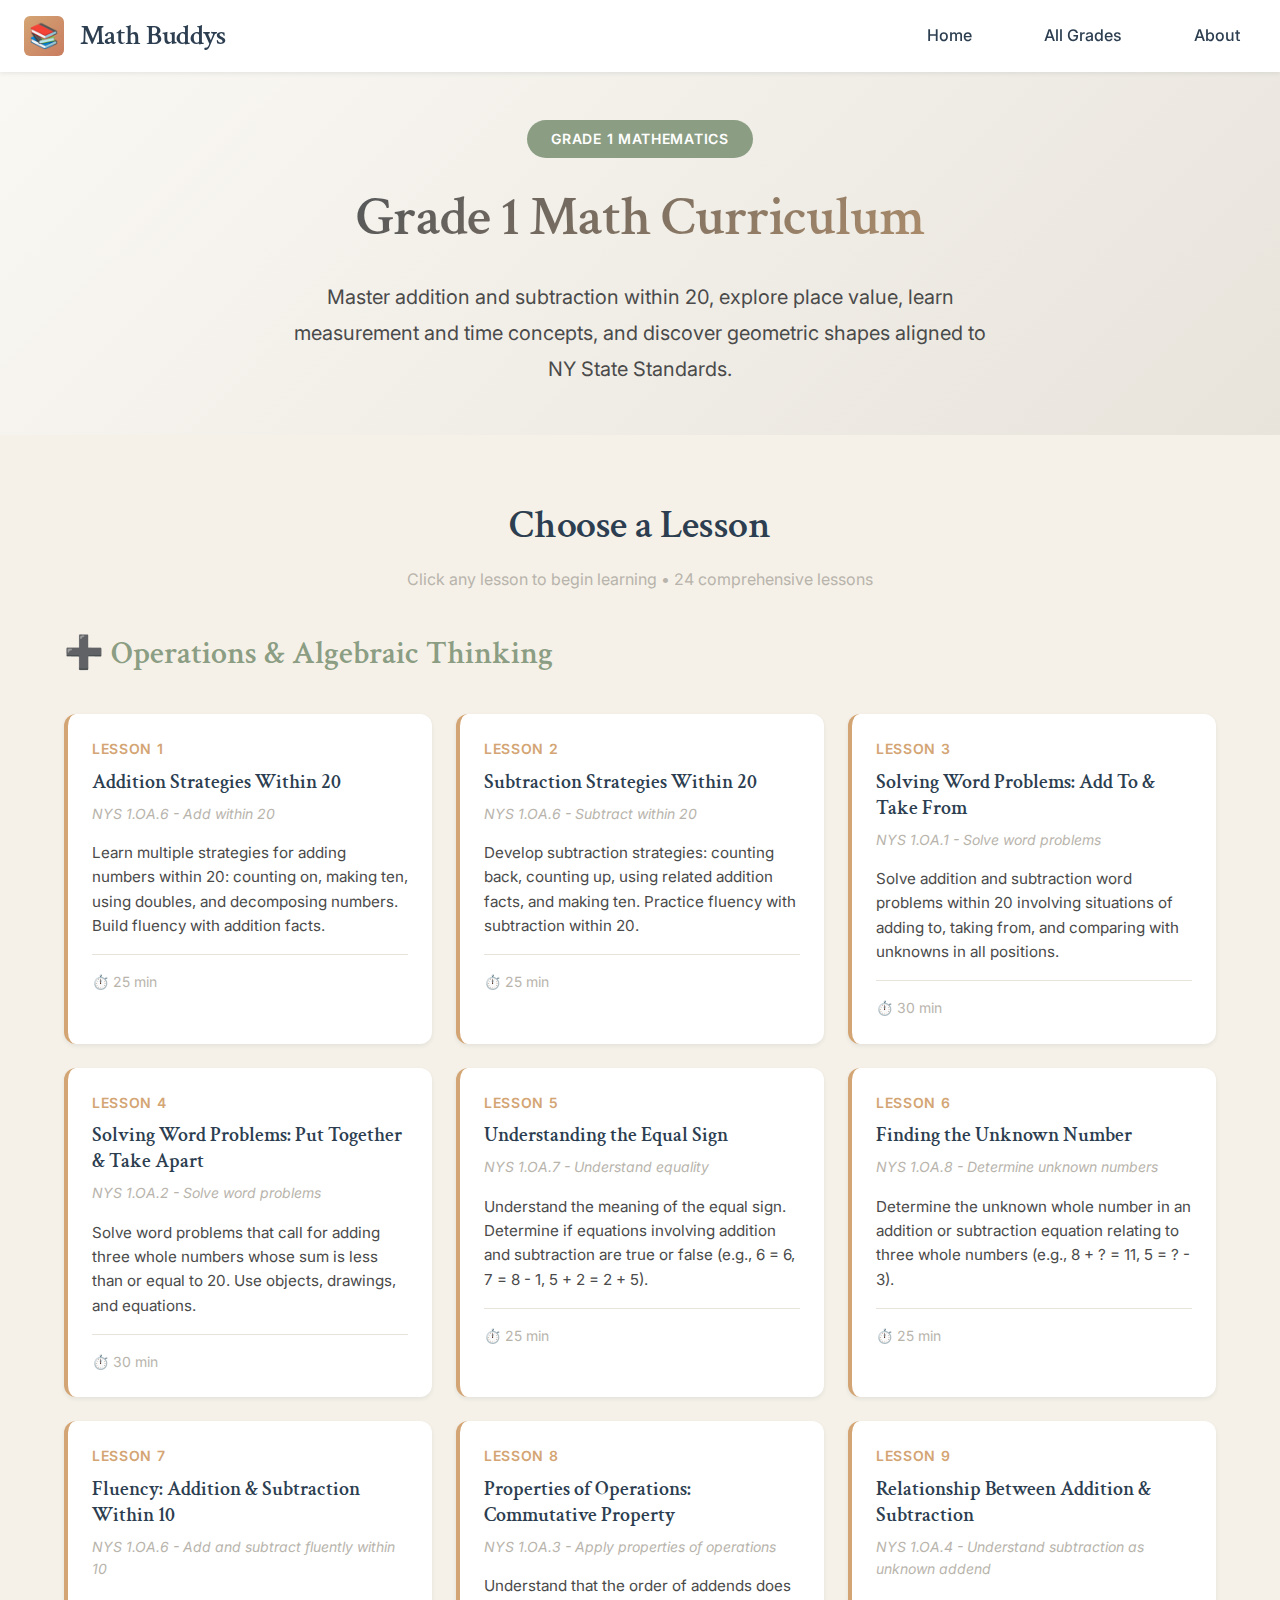
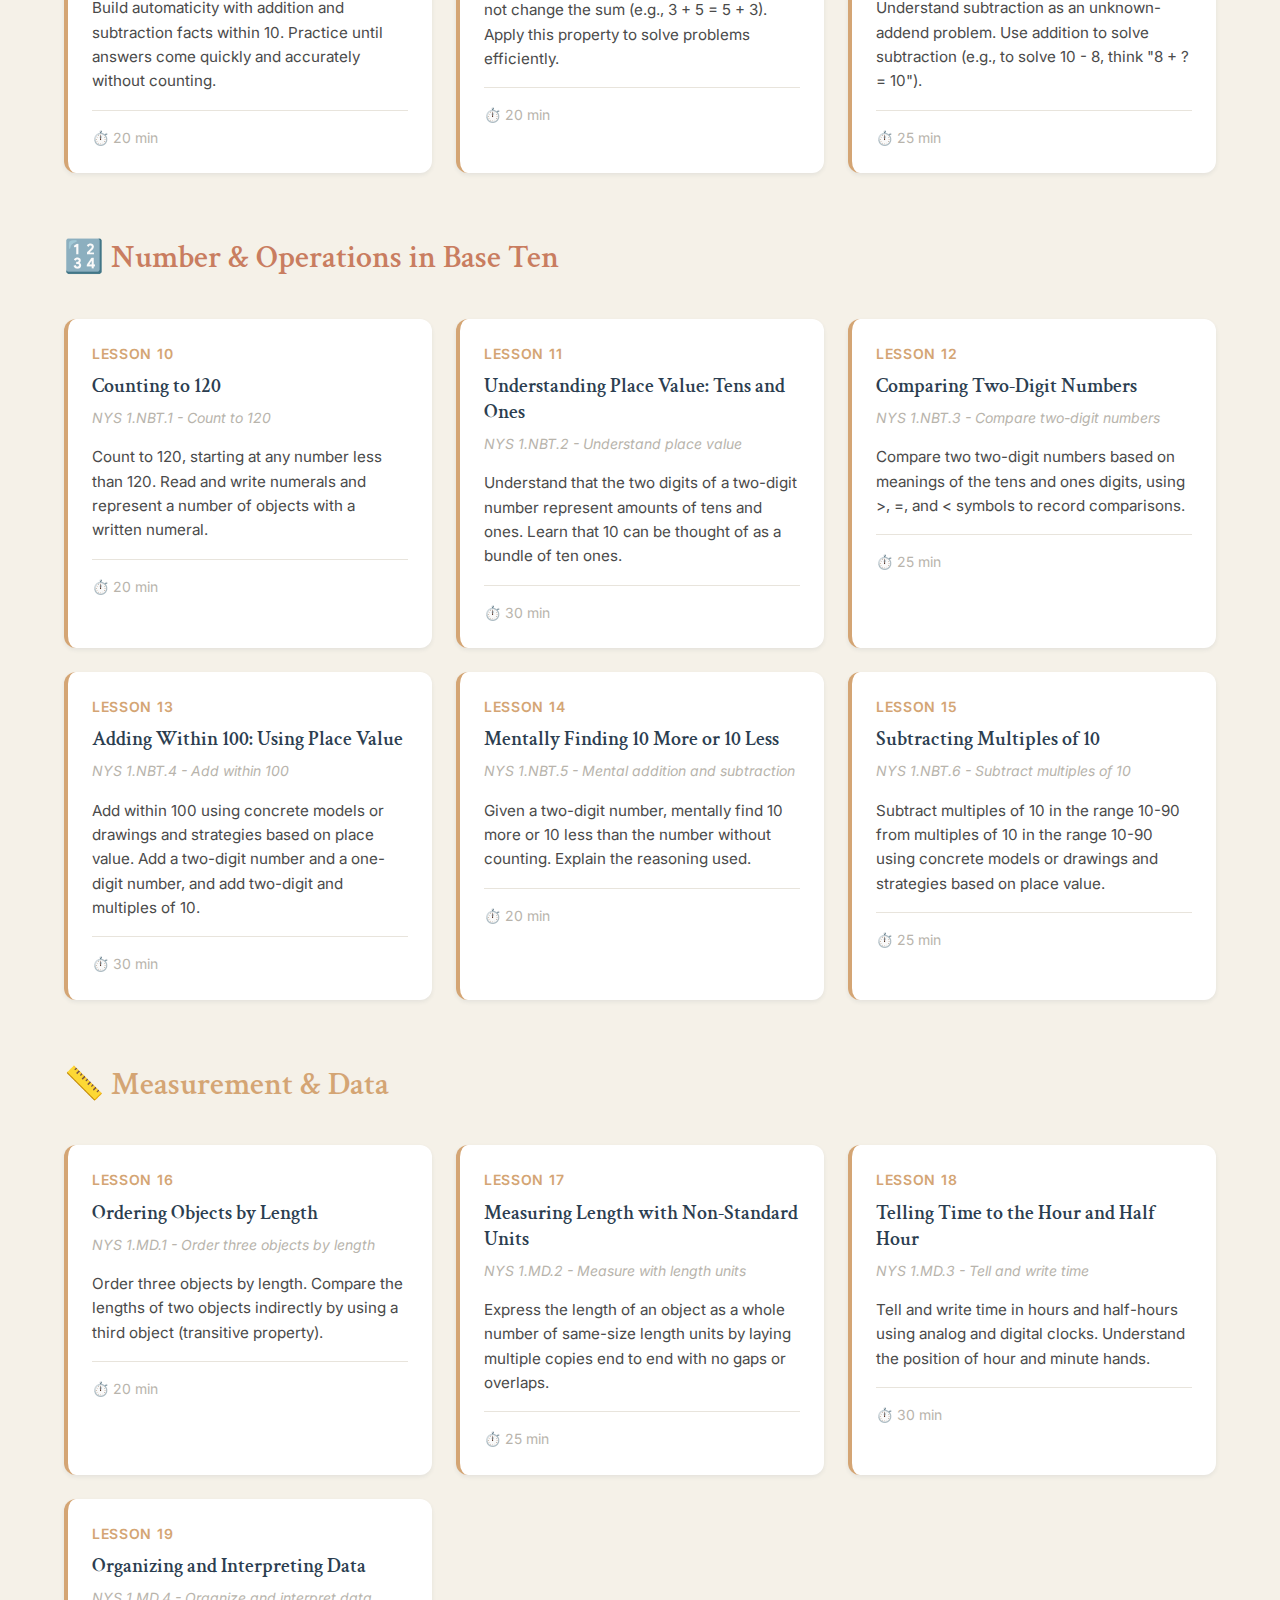
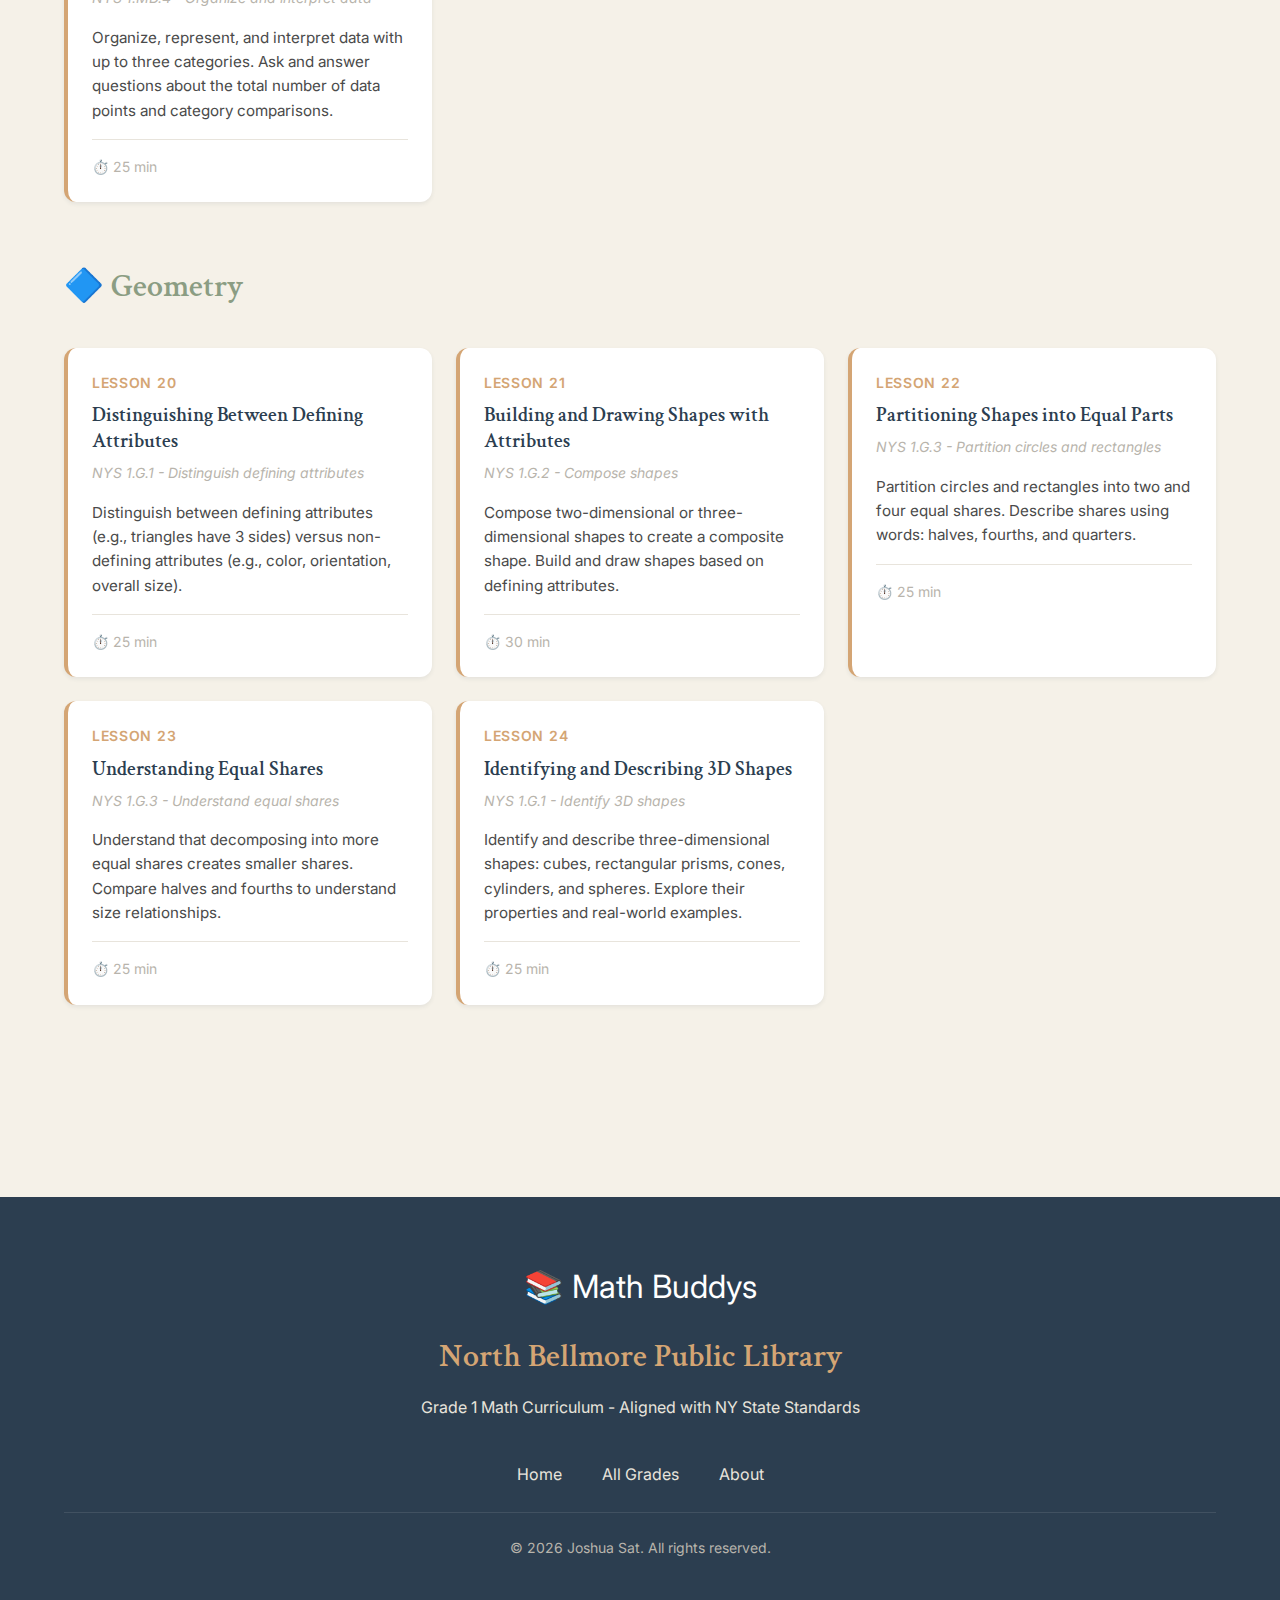
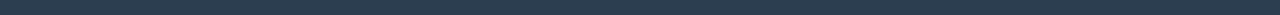
<file: grade1.html>
<!DOCTYPE html>
<html lang="en">
<head>
    <meta charset="UTF-8">
    <meta name="viewport" content="width=device-width, initial-scale=1.0">
    <meta name="description" content="Grade 1 Math Curriculum - 24 lessons aligned to NY State standards covering addition, subtraction, place value, measurement, time, and geometry.">
    <title>Grade 1 Math | Math Buddys</title>
    
    <!-- Fonts -->
    <link rel="preconnect" href="https://fonts.googleapis.com">
    <link rel="preconnect" href="https://fonts.gstatic.com" crossorigin>
    <link href="https://fonts.googleapis.com/css2?family=Crimson+Text:wght@400;600;700&family=Inter:wght@400;500;600;700&display=swap" rel="stylesheet">
    
    <!-- Stylesheet -->
    <link rel="stylesheet" href="./styles.css">
    
    <!-- Favicon -->
    <link rel="icon" type="image/svg+xml" href="data:image/svg+xml,<svg xmlns='http://www.w3.org/2000/svg' viewBox='0 0 100 100'><text y='.9em' font-size='90'>📚</text></svg>">
</head>
<body>
    <a href="#main-content" class="skip-link">Skip to main content</a>

    <!-- Header -->
    <header>
        <div class="header-container">
            <div class="logo">
                <div class="logo-icon">📚</div>
                <h1>Math Buddys</h1>
            </div>
            <button class="mobile-menu-toggle" aria-label="Toggle menu">☰</button>
            <nav class="main-nav" aria-label="Main navigation">
                <ul>
                    <li><a href="index.html">Home</a></li>
                    <li><a href="index.html#grades">All Grades</a></li>
                    <li><a href="index.html#about">About</a></li>
                </ul>
            </nav>
        </div>
    </header>

    <main id="main-content">
        
        <!-- Grade Header -->
        <section class="hero" style="padding: 3rem 0;">
            <div class="container">
                <div class="text-center">
                    <div class="hero-badge">Grade 1 Mathematics</div>
                    <h1>Grade 1 Math Curriculum</h1>
                    <p style="max-width: 700px; margin: 0 auto;">
                        Master addition and subtraction within 20, explore place value, learn measurement 
                        and time concepts, and discover geometric shapes aligned to NY State Standards.
                    </p>
                </div>
            </div>
        </section>

        <!-- Lesson List -->
        <section class="section-lessons">
            <div class="container">
                <div class="text-center mb-lg">
                    <h2>Choose a Lesson</h2>
                    <p class="text-muted">Click any lesson to begin learning • 24 comprehensive lessons</p>
                </div>

                <!-- Operations & Algebraic Thinking Domain -->
                <div class="mb-xl">
                    <h3 style="color: var(--sage-green); margin-bottom: var(--spacing-md);">➕ Operations &amp; Algebraic Thinking</h3>
                    <div class="lesson-grid">
                        
                        <div class="lesson-card" data-lesson="g1-1">
                            <div class="lesson-number">Lesson 1</div>
                            <h4 class="lesson-title">Addition Strategies Within 20</h4>
                            <p class="lesson-standard">NYS 1.OA.6 - Add within 20</p>
                            <p class="lesson-description">
                                Learn multiple strategies for adding numbers within 20: counting on, making ten, 
                                using doubles, and decomposing numbers. Build fluency with addition facts.
                            </p>
                            <div class="lesson-meta">
                                <span class="lesson-duration">⏱️ 25 min</span>
                                <span class="progress-indicator" data-grade="grade1" data-lesson="g1-1"></span>
                            </div>
                        </div>

                        <div class="lesson-card" data-lesson="g1-2">
                            <div class="lesson-number">Lesson 2</div>
                            <h4 class="lesson-title">Subtraction Strategies Within 20</h4>
                            <p class="lesson-standard">NYS 1.OA.6 - Subtract within 20</p>
                            <p class="lesson-description">
                                Develop subtraction strategies: counting back, counting up, using related addition 
                                facts, and making ten. Practice fluency with subtraction within 20.
                            </p>
                            <div class="lesson-meta">
                                <span class="lesson-duration">⏱️ 25 min</span>
                                <span class="progress-indicator" data-grade="grade1" data-lesson="g1-2"></span>
                            </div>
                        </div>

                        <div class="lesson-card" data-lesson="g1-3">
                            <div class="lesson-number">Lesson 3</div>
                            <h4 class="lesson-title">Solving Word Problems: Add To &amp; Take From</h4>
                            <p class="lesson-standard">NYS 1.OA.1 - Solve word problems</p>
                            <p class="lesson-description">
                                Solve addition and subtraction word problems within 20 involving situations of 
                                adding to, taking from, and comparing with unknowns in all positions.
                            </p>
                            <div class="lesson-meta">
                                <span class="lesson-duration">⏱️ 30 min</span>
                                <span class="progress-indicator" data-grade="grade1" data-lesson="g1-3"></span>
                            </div>
                        </div>

                        <div class="lesson-card" data-lesson="g1-4">
                            <div class="lesson-number">Lesson 4</div>
                            <h4 class="lesson-title">Solving Word Problems: Put Together &amp; Take Apart</h4>
                            <p class="lesson-standard">NYS 1.OA.2 - Solve word problems</p>
                            <p class="lesson-description">
                                Solve word problems that call for adding three whole numbers whose sum is less than 
                                or equal to 20. Use objects, drawings, and equations.
                            </p>
                            <div class="lesson-meta">
                                <span class="lesson-duration">⏱️ 30 min</span>
                                <span class="progress-indicator" data-grade="grade1" data-lesson="g1-4"></span>
                            </div>
                        </div>

                        <div class="lesson-card" data-lesson="g1-5">
                            <div class="lesson-number">Lesson 5</div>
                            <h4 class="lesson-title">Understanding the Equal Sign</h4>
                            <p class="lesson-standard">NYS 1.OA.7 - Understand equality</p>
                            <p class="lesson-description">
                                Understand the meaning of the equal sign. Determine if equations involving addition 
                                and subtraction are true or false (e.g., 6 = 6, 7 = 8 - 1, 5 + 2 = 2 + 5).
                            </p>
                            <div class="lesson-meta">
                                <span class="lesson-duration">⏱️ 25 min</span>
                                <span class="progress-indicator" data-grade="grade1" data-lesson="g1-5"></span>
                            </div>
                        </div>

                        <div class="lesson-card" data-lesson="g1-6">
                            <div class="lesson-number">Lesson 6</div>
                            <h4 class="lesson-title">Finding the Unknown Number</h4>
                            <p class="lesson-standard">NYS 1.OA.8 - Determine unknown numbers</p>
                            <p class="lesson-description">
                                Determine the unknown whole number in an addition or subtraction equation relating 
                                to three whole numbers (e.g., 8 + ? = 11, 5 = ? - 3).
                            </p>
                            <div class="lesson-meta">
                                <span class="lesson-duration">⏱️ 25 min</span>
                                <span class="progress-indicator" data-grade="grade1" data-lesson="g1-6"></span>
                            </div>
                        </div>

                        <div class="lesson-card" data-lesson="g1-7">
                            <div class="lesson-number">Lesson 7</div>
                            <h4 class="lesson-title">Fluency: Addition &amp; Subtraction Within 10</h4>
                            <p class="lesson-standard">NYS 1.OA.6 - Add and subtract fluently within 10</p>
                            <p class="lesson-description">
                                Build automaticity with addition and subtraction facts within 10. Practice until 
                                answers come quickly and accurately without counting.
                            </p>
                            <div class="lesson-meta">
                                <span class="lesson-duration">⏱️ 20 min</span>
                                <span class="progress-indicator" data-grade="grade1" data-lesson="g1-7"></span>
                            </div>
                        </div>

                        <div class="lesson-card" data-lesson="g1-8">
                            <div class="lesson-number">Lesson 8</div>
                            <h4 class="lesson-title">Properties of Operations: Commutative Property</h4>
                            <p class="lesson-standard">NYS 1.OA.3 - Apply properties of operations</p>
                            <p class="lesson-description">
                                Understand that the order of addends does not change the sum (e.g., 3 + 5 = 5 + 3). 
                                Apply this property to solve problems efficiently.
                            </p>
                            <div class="lesson-meta">
                                <span class="lesson-duration">⏱️ 20 min</span>
                                <span class="progress-indicator" data-grade="grade1" data-lesson="g1-8"></span>
                            </div>
                        </div>

                        <div class="lesson-card" data-lesson="g1-9">
                            <div class="lesson-number">Lesson 9</div>
                            <h4 class="lesson-title">Relationship Between Addition &amp; Subtraction</h4>
                            <p class="lesson-standard">NYS 1.OA.4 - Understand subtraction as unknown addend</p>
                            <p class="lesson-description">
                                Understand subtraction as an unknown-addend problem. Use addition to solve 
                                subtraction (e.g., to solve 10 - 8, think "8 + ? = 10").
                            </p>
                            <div class="lesson-meta">
                                <span class="lesson-duration">⏱️ 25 min</span>
                                <span class="progress-indicator" data-grade="grade1" data-lesson="g1-9"></span>
                            </div>
                        </div>

                    </div>
                </div>

                <!-- Number & Operations in Base Ten Domain -->
                <div class="mb-xl">
                    <h3 style="color: var(--warm-terracotta); margin-bottom: var(--spacing-md);">🔢 Number &amp; Operations in Base Ten</h3>
                    <div class="lesson-grid">
                        
                        <div class="lesson-card" data-lesson="g1-10">
                            <div class="lesson-number">Lesson 10</div>
                            <h4 class="lesson-title">Counting to 120</h4>
                            <p class="lesson-standard">NYS 1.NBT.1 - Count to 120</p>
                            <p class="lesson-description">
                                Count to 120, starting at any number less than 120. Read and write numerals and 
                                represent a number of objects with a written numeral.
                            </p>
                            <div class="lesson-meta">
                                <span class="lesson-duration">⏱️ 20 min</span>
                                <span class="progress-indicator" data-grade="grade1" data-lesson="g1-10"></span>
                            </div>
                        </div>

                        <div class="lesson-card" data-lesson="g1-11">
                            <div class="lesson-number">Lesson 11</div>
                            <h4 class="lesson-title">Understanding Place Value: Tens and Ones</h4>
                            <p class="lesson-standard">NYS 1.NBT.2 - Understand place value</p>
                            <p class="lesson-description">
                                Understand that the two digits of a two-digit number represent amounts of tens and 
                                ones. Learn that 10 can be thought of as a bundle of ten ones.
                            </p>
                            <div class="lesson-meta">
                                <span class="lesson-duration">⏱️ 30 min</span>
                                <span class="progress-indicator" data-grade="grade1" data-lesson="g1-11"></span>
                            </div>
                        </div>

                        <div class="lesson-card" data-lesson="g1-12">
                            <div class="lesson-number">Lesson 12</div>
                            <h4 class="lesson-title">Comparing Two-Digit Numbers</h4>
                            <p class="lesson-standard">NYS 1.NBT.3 - Compare two-digit numbers</p>
                            <p class="lesson-description">
                                Compare two two-digit numbers based on meanings of the tens and ones digits, 
                                using &gt;, =, and &lt; symbols to record comparisons.
                            </p>
                            <div class="lesson-meta">
                                <span class="lesson-duration">⏱️ 25 min</span>
                                <span class="progress-indicator" data-grade="grade1" data-lesson="g1-12"></span>
                            </div>
                        </div>

                        <div class="lesson-card" data-lesson="g1-13">
                            <div class="lesson-number">Lesson 13</div>
                            <h4 class="lesson-title">Adding Within 100: Using Place Value</h4>
                            <p class="lesson-standard">NYS 1.NBT.4 - Add within 100</p>
                            <p class="lesson-description">
                                Add within 100 using concrete models or drawings and strategies based on place value. 
                                Add a two-digit number and a one-digit number, and add two-digit and multiples of 10.
                            </p>
                            <div class="lesson-meta">
                                <span class="lesson-duration">⏱️ 30 min</span>
                                <span class="progress-indicator" data-grade="grade1" data-lesson="g1-13"></span>
                            </div>
                        </div>

                        <div class="lesson-card" data-lesson="g1-14">
                            <div class="lesson-number">Lesson 14</div>
                            <h4 class="lesson-title">Mentally Finding 10 More or 10 Less</h4>
                            <p class="lesson-standard">NYS 1.NBT.5 - Mental addition and subtraction</p>
                            <p class="lesson-description">
                                Given a two-digit number, mentally find 10 more or 10 less than the number without 
                                counting. Explain the reasoning used.
                            </p>
                            <div class="lesson-meta">
                                <span class="lesson-duration">⏱️ 20 min</span>
                                <span class="progress-indicator" data-grade="grade1" data-lesson="g1-14"></span>
                            </div>
                        </div>

                        <div class="lesson-card" data-lesson="g1-15">
                            <div class="lesson-number">Lesson 15</div>
                            <h4 class="lesson-title">Subtracting Multiples of 10</h4>
                            <p class="lesson-standard">NYS 1.NBT.6 - Subtract multiples of 10</p>
                            <p class="lesson-description">
                                Subtract multiples of 10 in the range 10-90 from multiples of 10 in the range 10-90 
                                using concrete models or drawings and strategies based on place value.
                            </p>
                            <div class="lesson-meta">
                                <span class="lesson-duration">⏱️ 25 min</span>
                                <span class="progress-indicator" data-grade="grade1" data-lesson="g1-15"></span>
                            </div>
                        </div>

                    </div>
                </div>

                <!-- Measurement & Data Domain -->
                <div class="mb-xl">
                    <h3 style="color: var(--muted-gold); margin-bottom: var(--spacing-md);">📏 Measurement &amp; Data</h3>
                    <div class="lesson-grid">
                        
                        <div class="lesson-card" data-lesson="g1-16">
                            <div class="lesson-number">Lesson 16</div>
                            <h4 class="lesson-title">Ordering Objects by Length</h4>
                            <p class="lesson-standard">NYS 1.MD.1 - Order three objects by length</p>
                            <p class="lesson-description">
                                Order three objects by length. Compare the lengths of two objects indirectly by 
                                using a third object (transitive property).
                            </p>
                            <div class="lesson-meta">
                                <span class="lesson-duration">⏱️ 20 min</span>
                                <span class="progress-indicator" data-grade="grade1" data-lesson="g1-16"></span>
                            </div>
                        </div>

                        <div class="lesson-card" data-lesson="g1-17">
                            <div class="lesson-number">Lesson 17</div>
                            <h4 class="lesson-title">Measuring Length with Non-Standard Units</h4>
                            <p class="lesson-standard">NYS 1.MD.2 - Measure with length units</p>
                            <p class="lesson-description">
                                Express the length of an object as a whole number of same-size length units by laying 
                                multiple copies end to end with no gaps or overlaps.
                            </p>
                            <div class="lesson-meta">
                                <span class="lesson-duration">⏱️ 25 min</span>
                                <span class="progress-indicator" data-grade="grade1" data-lesson="g1-17"></span>
                            </div>
                        </div>

                        <div class="lesson-card" data-lesson="g1-18">
                            <div class="lesson-number">Lesson 18</div>
                            <h4 class="lesson-title">Telling Time to the Hour and Half Hour</h4>
                            <p class="lesson-standard">NYS 1.MD.3 - Tell and write time</p>
                            <p class="lesson-description">
                                Tell and write time in hours and half-hours using analog and digital clocks. 
                                Understand the position of hour and minute hands.
                            </p>
                            <div class="lesson-meta">
                                <span class="lesson-duration">⏱️ 30 min</span>
                                <span class="progress-indicator" data-grade="grade1" data-lesson="g1-18"></span>
                            </div>
                        </div>

                        <div class="lesson-card" data-lesson="g1-19">
                            <div class="lesson-number">Lesson 19</div>
                            <h4 class="lesson-title">Organizing and Interpreting Data</h4>
                            <p class="lesson-standard">NYS 1.MD.4 - Organize and interpret data</p>
                            <p class="lesson-description">
                                Organize, represent, and interpret data with up to three categories. Ask and answer 
                                questions about the total number of data points and category comparisons.
                            </p>
                            <div class="lesson-meta">
                                <span class="lesson-duration">⏱️ 25 min</span>
                                <span class="progress-indicator" data-grade="grade1" data-lesson="g1-19"></span>
                            </div>
                        </div>

                    </div>
                </div>

                <!-- Geometry Domain -->
                <div class="mb-xl">
                    <h3 style="color: var(--sage-green); margin-bottom: var(--spacing-md);">🔷 Geometry</h3>
                    <div class="lesson-grid">
                        
                        <div class="lesson-card" data-lesson="g1-20">
                            <div class="lesson-number">Lesson 20</div>
                            <h4 class="lesson-title">Distinguishing Between Defining Attributes</h4>
                            <p class="lesson-standard">NYS 1.G.1 - Distinguish defining attributes</p>
                            <p class="lesson-description">
                                Distinguish between defining attributes (e.g., triangles have 3 sides) versus 
                                non-defining attributes (e.g., color, orientation, overall size).
                            </p>
                            <div class="lesson-meta">
                                <span class="lesson-duration">⏱️ 25 min</span>
                                <span class="progress-indicator" data-grade="grade1" data-lesson="g1-20"></span>
                            </div>
                        </div>

                        <div class="lesson-card" data-lesson="g1-21">
                            <div class="lesson-number">Lesson 21</div>
                            <h4 class="lesson-title">Building and Drawing Shapes with Attributes</h4>
                            <p class="lesson-standard">NYS 1.G.2 - Compose shapes</p>
                            <p class="lesson-description">
                                Compose two-dimensional or three-dimensional shapes to create a composite shape. 
                                Build and draw shapes based on defining attributes.
                            </p>
                            <div class="lesson-meta">
                                <span class="lesson-duration">⏱️ 30 min</span>
                                <span class="progress-indicator" data-grade="grade1" data-lesson="g1-21"></span>
                            </div>
                        </div>

                        <div class="lesson-card" data-lesson="g1-22">
                            <div class="lesson-number">Lesson 22</div>
                            <h4 class="lesson-title">Partitioning Shapes into Equal Parts</h4>
                            <p class="lesson-standard">NYS 1.G.3 - Partition circles and rectangles</p>
                            <p class="lesson-description">
                                Partition circles and rectangles into two and four equal shares. Describe shares 
                                using words: halves, fourths, and quarters.
                            </p>
                            <div class="lesson-meta">
                                <span class="lesson-duration">⏱️ 25 min</span>
                                <span class="progress-indicator" data-grade="grade1" data-lesson="g1-22"></span>
                            </div>
                        </div>

                        <div class="lesson-card" data-lesson="g1-23">
                            <div class="lesson-number">Lesson 23</div>
                            <h4 class="lesson-title">Understanding Equal Shares</h4>
                            <p class="lesson-standard">NYS 1.G.3 - Understand equal shares</p>
                            <p class="lesson-description">
                                Understand that decomposing into more equal shares creates smaller shares. 
                                Compare halves and fourths to understand size relationships.
                            </p>
                            <div class="lesson-meta">
                                <span class="lesson-duration">⏱️ 25 min</span>
                                <span class="progress-indicator" data-grade="grade1" data-lesson="g1-23"></span>
                            </div>
                        </div>

                        <div class="lesson-card" data-lesson="g1-24">
                            <div class="lesson-number">Lesson 24</div>
                            <h4 class="lesson-title">Identifying and Describing 3D Shapes</h4>
                            <p class="lesson-standard">NYS 1.G.1 - Identify 3D shapes</p>
                            <p class="lesson-description">
                                Identify and describe three-dimensional shapes: cubes, rectangular prisms, cones, 
                                cylinders, and spheres. Explore their properties and real-world examples.
                            </p>
                            <div class="lesson-meta">
                                <span class="lesson-duration">⏱️ 25 min</span>
                                <span class="progress-indicator" data-grade="grade1" data-lesson="g1-24"></span>
                            </div>
                        </div>

                    </div>
                </div>

            </div>
        </section>

        <!-- Lesson 1: Addition Strategies Within 20 -->
        <section id="lesson-g1-1" class="lesson-content" style="display: none;">
            <div class="container-narrow">
                <button class="btn btn-outline back-btn mb-md">← Back to Lessons</button>
                
                <div class="lesson-header">
                    <div class="hero-badge">Lesson 1 • Operations &amp; Algebraic Thinking</div>
                    <h2>Addition Strategies Within 20</h2>
                    <p class="lesson-standard">NY State Standard: 1.OA.6</p>
                </div>

                <div class="lesson-objective animate-on-scroll">
                    <h4>📌 Learning Objective</h4>
                    <p>
                        Students will be able to add within 20 using multiple strategies including 
                        counting on, making ten, using doubles, and decomposing numbers.
                    </p>
                </div>

                <div class="concept-explanation animate-on-scroll">
                    <h3>Understanding Addition Strategies</h3>
                    <p>
                        There are many ways to add numbers. Learning different <strong>strategies</strong> helps us 
                        solve addition problems faster and understand numbers better.
                    </p>
                    
                    <h4 style="margin-top: 1.5rem;">Strategy 1: Counting On</h4>
                    <p>
                        <strong>Counting on</strong> means starting with the larger number and counting up. 
                        For example, to solve 8 + 3, start at 8 and count: "9, 10, 11." The answer is 11.
                    </p>

                    <h4 style="margin-top: 1.5rem;">Strategy 2: Making Ten</h4>
                    <p>
                        <strong>Making ten</strong> uses the fact that 10 is an easy number to work with. 
                        Break apart numbers to make 10 first, then add the rest. For 7 + 5: 
                        7 needs 3 to make 10, so take 3 from the 5. That gives 10 + 2 = 12.
                    </p>

                    <h4 style="margin-top: 1.5rem;">Strategy 3: Using Doubles</h4>
                    <p>
                        <strong>Doubles</strong> are easy to remember (like 6 + 6 = 12). For near-doubles 
                        like 6 + 7, think: 6 + 6 = 12, and 7 is one more than 6, so 6 + 7 = 13.
                    </p>

                    <h4 style="margin-top: 1.5rem;">Strategy 4: Breaking Apart Numbers</h4>
                    <p>
                        <strong>Break apart</strong> numbers into tens and ones. 
                        For 13 + 5: 13 is 10 + 3, so 10 + 3 + 5 = 10 + 8 = 18.
                    </p>
                </div>

                <div class="worked-example animate-on-scroll">
                    <h4>📝 Worked Example: Making Ten Strategy</h4>
                    <p><strong>Problem: 8 + 5 = ?</strong></p>
                    
                    <ol class="example-steps">
                        <li><strong>Start with 8:</strong> It needs 2 more to make 10.</li>
                        <li><strong>Break apart 5:</strong> 5 = 2 + 3. Now we have 8 + 2 + 3.</li>
                        <li><strong>Make ten first:</strong> 8 + 2 = 10</li>
                        <li><strong>Add the rest:</strong> 10 + 3 = <strong>13</strong></li>
                    </ol>

                    <div style="background: var(--warm-cream); padding: 1rem; border-radius: 8px; margin-top: 1rem;">
                        <strong>💡 Visual:</strong> 8 + 5 → 8 + (2 + 3) → (8 + 2) + 3 → 10 + 3 = 13
                    </div>
                </div>

                <div class="worked-example animate-on-scroll">
                    <h4>🤝 Guided Practice</h4>
                    
                    <p><strong>Example 1 — Counting On:</strong> 9 + 4 = ?</p>
                    <p>Start at 9, count up 4: "10, 11, 12, 13." Answer: <strong>13</strong></p>

                    <p style="margin-top: 2rem;"><strong>Example 2 — Making Ten:</strong> 6 + 7 = ?</p>
                    <p>6 needs 4 to make 10. Break 7 into 4 + 3. So 6 + 4 + 3 = 10 + 3 = <strong>13</strong></p>

                    <p style="margin-top: 2rem;"><strong>Example 3 — Doubles:</strong> 5 + 6 = ?</p>
                    <p>5 + 5 = 10. Since 6 is one more than 5: 10 + 1 = <strong>11</strong></p>
                </div>

                <div class="mt-xl">
                    <h3 class="text-center mb-lg">✏️ Independent Practice</h3>
                    <div id="practice-container-g1-1"></div>
                </div>
            </div>
        </section>


        <!-- Lesson 2: Subtraction Strategies Within 20 -->
        <section id="lesson-g1-2" class="lesson-content" style="display: none;">
            <div class="container-narrow">
                <button class="btn btn-outline back-btn mb-md">&larr; Back to Lessons</button>
                
                <div class="lesson-header">
                    <div class="hero-badge">Lesson 2 &bull; Operations &amp; Algebraic Thinking</div>
                    <h2>Subtraction Strategies Within 20</h2>
                    <p class="lesson-standard">NY State Standard: 1.OA.6</p>
                </div>

                <div class="lesson-objective animate-on-scroll">
                    <h4>&#x1F4CC; Learning Objective</h4>
                    <p>Students will be able to subtract within 20 using strategies including counting back, counting up, using related addition facts, and making ten.</p>
                </div>

                <div class="concept-explanation animate-on-scroll">
                    <h3>Understanding Subtraction Strategies</h3>
    <p>Just like addition, there are many ways to subtract. Using different <strong>strategies</strong> helps us find answers quickly.</p>
    <h4 style="margin-top: 1.5rem;">Strategy 1: Counting Back</h4>
    <p><strong>Counting back</strong> means starting at the larger number and counting backward. For 11 - 3, start at 11: "10, 9, 8." The answer is 8.</p>
    <h4 style="margin-top: 1.5rem;">Strategy 2: Counting Up</h4>
    <p><strong>Counting up</strong> means starting at the smaller number and counting forward. For 13 - 9, start at 9: "10, 11, 12, 13." You counted 4, so the answer is 4.</p>
    <h4 style="margin-top: 1.5rem;">Strategy 3: Related Addition Facts</h4>
    <p>For 15 - 8, think: "8 + ? = 15." Since 8 + 7 = 15, then 15 - 8 = 7.</p>
    <h4 style="margin-top: 1.5rem;">Strategy 4: Making Ten</h4>
    <p>For 14 - 6: subtract to reach 10 first (14 - 4 = 10), then subtract the rest (10 - 2 = 8).</p>
                </div>

                <div class="worked-example animate-on-scroll">
                    <h4>&#x1F4DD; Worked Example: Counting Up Strategy</h4>
                    <p><strong>Problem: 12 - 8 = ?</strong></p>
                    <ol class="example-steps">
                        <li><strong>Start at 8:</strong> We need to count up to 12.</li>
                        <li><strong>Count up:</strong> 9, 10, 11, 12. That is 4 counts.</li>
                        <li><strong>Answer:</strong> 12 - 8 = <strong>4</strong></li>
                    </ol>
                    <div style="background: var(--warm-cream); padding: 1rem; border-radius: 8px; margin-top: 1rem;">
                        <strong>&#x1F4A1; Remember:</strong> Counting up works best when the two numbers are close together.
                    </div>
                </div>

                <div class="worked-example animate-on-scroll">
                    <h4>&#x1F91D; Guided Practice</h4>
                    <p><strong>Example 1: Counting Back: 11 - 2 = ?</strong></p>
                    <p>Start at 11, count back 2: 10, 9. Answer: <strong>9</strong></p>
                    <p style="margin-top: 2rem;"><strong>Example 2: Related Addition: 16 - 9 = ?</strong></p>
                    <p>Think: 9 + ? = 16. Since 9 + 7 = 16, answer: <strong>7</strong></p>
                    <p style="margin-top: 2rem;"><strong>Example 3: Making Ten: 13 - 5 = ?</strong></p>
                    <p>13 - 3 = 10, then 10 - 2 = 8. Answer: <strong>8</strong></p>
                </div>

                <div class="mt-xl">
                    <h3 class="text-center mb-lg">&#x270F;&#xFE0F; Independent Practice</h3>
                    <div id="practice-container-g1-2"></div>
                </div>
            </div>
        </section>

        <!-- Lesson 3: Solving Word Problems: Add To &amp; Take From -->
        <section id="lesson-g1-3" class="lesson-content" style="display: none;">
            <div class="container-narrow">
                <button class="btn btn-outline back-btn mb-md">&larr; Back to Lessons</button>
                
                <div class="lesson-header">
                    <div class="hero-badge">Lesson 3 &bull; Operations &amp; Algebraic Thinking</div>
                    <h2>Solving Word Problems: Add To &amp; Take From</h2>
                    <p class="lesson-standard">NY State Standard: 1.OA.1</p>
                </div>

                <div class="lesson-objective animate-on-scroll">
                    <h4>&#x1F4CC; Learning Objective</h4>
                    <p>Students will be able to solve addition and subtraction word problems within 20 with unknowns in all positions.</p>
                </div>

                <div class="concept-explanation animate-on-scroll">
                    <h3>Understanding Word Problems</h3>
    <p>A <strong>word problem</strong> tells a math story. Figure out whether to <strong>add</strong> or <strong>subtract</strong>, write an equation, and solve.</p>
    <h4 style="margin-top: 1.5rem;">Add-To Problems</h4>
    <p>These start with some amount and <strong>more is added</strong>. Clue words: "more," "joined," "came," "added."</p>
    <h4 style="margin-top: 1.5rem;">Take-From Problems</h4>
    <p>These start with some amount and <strong>some is removed</strong>. Clue words: "left," "ate," "gave away," "lost."</p>
    <h4 style="margin-top: 1.5rem;">Unknown in Different Positions</h4>
    <p>Sometimes the unknown is the start or the change, not the result. Example: "Eli had some marbles. He found 4 more and now has 11. How many did he start with?" That is ? + 4 = 11, so ? = 7.</p>
                </div>

                <div class="worked-example animate-on-scroll">
                    <h4>&#x1F4DD; Worked Example: Add-To Word Problem</h4>
                    <p><strong>Nora has 7 crayons. Her friend gives her 6 more. How many now?</strong></p>
                    <ol class="example-steps">
                        <li><strong>What do we know?</strong> Nora starts with 7, gets 6 more.</li>
                        <li><strong>Which operation?</strong> Getting more means <strong>add</strong>.</li>
                        <li><strong>Equation:</strong> 7 + 6 = ?</li>
                        <li><strong>Solve:</strong> 7 + 3 = 10, then 10 + 3 = 13. Nora has <strong>13 crayons</strong>.</li>
                    </ol>
                    <div style="background: var(--warm-cream); padding: 1rem; border-radius: 8px; margin-top: 1rem;">
                        <strong>&#x1F4A1; Remember:</strong> Read the problem carefully. Circle the numbers and underline the question!
                    </div>
                </div>

                <div class="worked-example animate-on-scroll">
                    <h4>&#x1F91D; Guided Practice</h4>
                    <p><strong>Example 1: Take-From: 15 birds on a wire. 7 fly away. How many left?</strong></p>
                    <p>15 - 7 = <strong>8 birds</strong></p>
                    <p style="margin-top: 2rem;"><strong>Example 2: Unknown start: Sam had some books. He got 5 more. Now he has 12.</strong></p>
                    <p>? + 5 = 12. Answer: <strong>7 books</strong></p>
                    <p style="margin-top: 2rem;"><strong>Example 3: Unknown change: Mia had 16 beads. She gave some away. Now she has 9.</strong></p>
                    <p>16 - ? = 9. She gave away <strong>7 beads</strong></p>
                </div>

                <div class="mt-xl">
                    <h3 class="text-center mb-lg">&#x270F;&#xFE0F; Independent Practice</h3>
                    <div id="practice-container-g1-3"></div>
                </div>
            </div>
        </section>

        <!-- Lesson 4: Adding Three Numbers -->
        <section id="lesson-g1-4" class="lesson-content" style="display: none;">
            <div class="container-narrow">
                <button class="btn btn-outline back-btn mb-md">&larr; Back to Lessons</button>
                
                <div class="lesson-header">
                    <div class="hero-badge">Lesson 4 &bull; Operations &amp; Algebraic Thinking</div>
                    <h2>Adding Three Numbers</h2>
                    <p class="lesson-standard">NY State Standard: 1.OA.2</p>
                </div>

                <div class="lesson-objective animate-on-scroll">
                    <h4>&#x1F4CC; Learning Objective</h4>
                    <p>Students will be able to add three whole numbers whose sum is 20 or less by finding easy pairs first.</p>
                </div>

                <div class="concept-explanation animate-on-scroll">
                    <h3>Adding Three Numbers</h3>
    <p>When adding three numbers, look for <strong>easy pairs</strong> to combine first.</p>
    <h4 style="margin-top: 1.5rem;">Look for Doubles</h4>
    <p>For 4 + 3 + 4: the two 4s make 8, then 8 + 3 = 11.</p>
    <h4 style="margin-top: 1.5rem;">Make a Ten</h4>
    <p>For 3 + 6 + 7: 3 + 7 = 10, then 10 + 6 = 16.</p>
    <h4 style="margin-top: 1.5rem;">You Can Add in Any Order</h4>
    <p>The grouping and order do not change the sum. Pick the easiest combination first!</p>
                </div>

                <div class="worked-example animate-on-scroll">
                    <h4>&#x1F4DD; Worked Example: Adding Three Numbers</h4>
                    <p><strong>6 + 4 + 7 = ?</strong></p>
                    <ol class="example-steps">
                        <li><strong>Look for easy pairs:</strong> 6 + 4 = 10.</li>
                        <li><strong>Add the third:</strong> 10 + 7 = <strong>17</strong></li>
                    </ol>
                    <div style="background: var(--warm-cream); padding: 1rem; border-radius: 8px; margin-top: 1rem;">
                        <strong>&#x1F4A1; Remember:</strong> You can add three numbers in any order. Find tens and doubles first!
                    </div>
                </div>

                <div class="worked-example animate-on-scroll">
                    <h4>&#x1F91D; Guided Practice</h4>
                    <p><strong>Example 1: Doubles: 5 + 3 + 5 = ?</strong></p>
                    <p>5 + 5 = 10, then 10 + 3 = <strong>13</strong></p>
                    <p style="margin-top: 2rem;"><strong>Example 2: Make ten: 8 + 6 + 2 = ?</strong></p>
                    <p>8 + 2 = 10, then 10 + 6 = <strong>16</strong></p>
                    <p style="margin-top: 2rem;"><strong>Example 3: Word problem: 3 apples, 5 oranges, 7 bananas. How many fruits?</strong></p>
                    <p>3 + 7 = 10, then 10 + 5 = <strong>15</strong></p>
                </div>

                <div class="mt-xl">
                    <h3 class="text-center mb-lg">&#x270F;&#xFE0F; Independent Practice</h3>
                    <div id="practice-container-g1-4"></div>
                </div>
            </div>
        </section>

        <!-- Lesson 5: Understanding the Equal Sign -->
        <section id="lesson-g1-5" class="lesson-content" style="display: none;">
            <div class="container-narrow">
                <button class="btn btn-outline back-btn mb-md">&larr; Back to Lessons</button>
                
                <div class="lesson-header">
                    <div class="hero-badge">Lesson 5 &bull; Operations &amp; Algebraic Thinking</div>
                    <h2>Understanding the Equal Sign</h2>
                    <p class="lesson-standard">NY State Standard: 1.OA.7</p>
                </div>

                <div class="lesson-objective animate-on-scroll">
                    <h4>&#x1F4CC; Learning Objective</h4>
                    <p>Students will understand the meaning of the equal sign and determine whether equations are true or false.</p>
                </div>

                <div class="concept-explanation animate-on-scroll">
                    <h3>What Does the Equal Sign Mean?</h3>
    <p>The <strong>equal sign (=)</strong> means "is the same amount as." Both sides must have the <strong>same value</strong>.</p>
    <p><strong>3 + 4 = 7</strong> is true because both sides equal 7.</p>
    <p><strong>5 + 2 = 9</strong> is false because 7 does not equal 9.</p>
    <h4 style="margin-top: 1.5rem;">Expressions on Both Sides</h4>
    <p><strong>3 + 4 = 2 + 5</strong> is true because both sides equal 7.</p>
    <h4 style="margin-top: 1.5rem;">Number on the Left</h4>
    <p><strong>7 = 3 + 4</strong> is also true. The answer does not always go on the right.</p>
                </div>

                <div class="worked-example animate-on-scroll">
                    <h4>&#x1F4DD; Worked Example: True or False?</h4>
                    <p><strong>Is 4 + 5 = 3 + 6 true or false?</strong></p>
                    <ol class="example-steps">
                        <li><strong>Left side:</strong> 4 + 5 = 9</li>
                        <li><strong>Right side:</strong> 3 + 6 = 9</li>
                        <li><strong>Compare:</strong> 9 = 9. The equation is <strong>TRUE</strong>.</li>
                    </ol>
                    <div style="background: var(--warm-cream); padding: 1rem; border-radius: 8px; margin-top: 1rem;">
                        <strong>&#x1F4A1; Remember:</strong> Solve both sides separately, then compare.
                    </div>
                </div>

                <div class="worked-example animate-on-scroll">
                    <h4>&#x1F91D; Guided Practice</h4>
                    <p><strong>Example 1: Is 8 = 8 true or false?</strong></p>
                    <p>Both sides are 8. <strong>TRUE</strong></p>
                    <p style="margin-top: 2rem;"><strong>Example 2: Is 6 + 3 = 10 true or false?</strong></p>
                    <p>6 + 3 = 9, not 10. <strong>FALSE</strong></p>
                    <p style="margin-top: 2rem;"><strong>Example 3: Is 12 - 5 = 3 + 4?</strong></p>
                    <p>Left: 7. Right: 7. <strong>TRUE</strong></p>
                </div>

                <div class="mt-xl">
                    <h3 class="text-center mb-lg">&#x270F;&#xFE0F; Independent Practice</h3>
                    <div id="practice-container-g1-5"></div>
                </div>
            </div>
        </section>

        <!-- Lesson 6: Finding the Unknown Number -->
        <section id="lesson-g1-6" class="lesson-content" style="display: none;">
            <div class="container-narrow">
                <button class="btn btn-outline back-btn mb-md">&larr; Back to Lessons</button>
                
                <div class="lesson-header">
                    <div class="hero-badge">Lesson 6 &bull; Operations &amp; Algebraic Thinking</div>
                    <h2>Finding the Unknown Number</h2>
                    <p class="lesson-standard">NY State Standard: 1.OA.8</p>
                </div>

                <div class="lesson-objective animate-on-scroll">
                    <h4>&#x1F4CC; Learning Objective</h4>
                    <p>Students will determine the unknown number in addition and subtraction equations.</p>
                </div>

                <div class="concept-explanation animate-on-scroll">
                    <h3>What Is the Missing Number?</h3>
    <p>We use a <strong>?</strong> to show the unknown. Our job is to find it.</p>
    <h4 style="margin-top: 1.5rem;">Unknown Result</h4>
    <p>6 + 5 = ? Just solve normally: ? = 11.</p>
    <h4 style="margin-top: 1.5rem;">Unknown Change</h4>
    <p>8 + ? = 14. Think: "What do I add to 8 to get 14?" Count up: 9, 10, 11, 12, 13, 14. Answer: 6.</p>
    <h4 style="margin-top: 1.5rem;">Unknown Start</h4>
    <p>? + 7 = 13. Think: 13 - 7 = 6. The unknown is 6.</p>
                </div>

                <div class="worked-example animate-on-scroll">
                    <h4>&#x1F4DD; Worked Example: Finding the Unknown</h4>
                    <p><strong>Solve: 9 + ? = 16</strong></p>
                    <ol class="example-steps">
                        <li><strong>Read:</strong> 9 plus some number equals 16.</li>
                        <li><strong>Think:</strong> What do I add to 9 to get 16?</li>
                        <li><strong>Count up:</strong> 10, 11, 12, 13, 14, 15, 16 = 7 counts.</li>
                        <li><strong>Answer:</strong> ? = <strong>7</strong>. Check: 9 + 7 = 16.</li>
                    </ol>
                    <div style="background: var(--warm-cream); padding: 1rem; border-radius: 8px; margin-top: 1rem;">
                        <strong>&#x1F4A1; Remember:</strong> Always check by putting the answer back in the equation!
                    </div>
                </div>

                <div class="worked-example animate-on-scroll">
                    <h4>&#x1F91D; Guided Practice</h4>
                    <p><strong>Example 1: ? + 5 = 12</strong></p>
                    <p>12 - 5 = 7. So ? = <strong>7</strong></p>
                    <p style="margin-top: 2rem;"><strong>Example 2: 14 - ? = 8</strong></p>
                    <p>8 + ? = 14. ? = <strong>6</strong></p>
                    <p style="margin-top: 2rem;"><strong>Example 3: ? - 4 = 9</strong></p>
                    <p>9 + 4 = 13. ? = <strong>13</strong></p>
                </div>

                <div class="mt-xl">
                    <h3 class="text-center mb-lg">&#x270F;&#xFE0F; Independent Practice</h3>
                    <div id="practice-container-g1-6"></div>
                </div>
            </div>
        </section>

        <!-- Lesson 7: Fluency: Addition &amp; Subtraction Within 10 -->
        <section id="lesson-g1-7" class="lesson-content" style="display: none;">
            <div class="container-narrow">
                <button class="btn btn-outline back-btn mb-md">&larr; Back to Lessons</button>
                
                <div class="lesson-header">
                    <div class="hero-badge">Lesson 7 &bull; Operations &amp; Algebraic Thinking</div>
                    <h2>Fluency: Addition &amp; Subtraction Within 10</h2>
                    <p class="lesson-standard">NY State Standard: 1.OA.6</p>
                </div>

                <div class="lesson-objective animate-on-scroll">
                    <h4>&#x1F4CC; Learning Objective</h4>
                    <p>Students will add and subtract fluently within 10, recalling basic facts quickly and accurately.</p>
                </div>

                <div class="concept-explanation animate-on-scroll">
                    <h3>Building Fact Fluency</h3>
    <p><strong>Fluency</strong> means knowing facts quickly without counting fingers. Key groups to master:</p>
    <p><strong>Doubles:</strong> 1+1=2, 2+2=4, 3+3=6, 4+4=8, 5+5=10</p>
    <p><strong>Plus/Minus 1:</strong> Adding 1 gives the next number. Subtracting 1 gives the number before.</p>
    <p><strong>Plus/Minus 0:</strong> Adding or subtracting 0 does not change the number.</p>
    <p><strong>Make-10 Pairs:</strong> 1+9, 2+8, 3+7, 4+6, 5+5</p>
    <p>Practice these daily until they become automatic!</p>
                </div>

                <div class="worked-example animate-on-scroll">
                    <h4>&#x1F4DD; Worked Example: Fast Facts</h4>
                    <p><strong>Solve quickly: 3 + 4, 8 - 5, 6 + 2</strong></p>
                    <ol class="example-steps">
                        <li><strong>3 + 4:</strong> Near-double: 3 + 3 = 6, plus 1 = 7.</li>
                        <li><strong>8 - 5:</strong> Think: 5 + 3 = 8, so 8 - 5 = 3.</li>
                        <li><strong>6 + 2:</strong> Count on: 7, 8. Answer: 8.</li>
                    </ol>
                    <div style="background: var(--warm-cream); padding: 1rem; border-radius: 8px; margin-top: 1rem;">
                        <strong>&#x1F4A1; Remember:</strong> The faster you know small facts, the easier bigger problems become!
                    </div>
                </div>

                <div class="worked-example animate-on-scroll">
                    <h4>&#x1F91D; Guided Practice</h4>
                    <p><strong>Example 1: 4 + 4 = ?</strong></p>
                    <p>Doubles: 4 + 4 = <strong>8</strong></p>
                    <p style="margin-top: 2rem;"><strong>Example 2: 10 - 6 = ?</strong></p>
                    <p>Think: 6 + 4 = 10. Answer: <strong>4</strong></p>
                    <p style="margin-top: 2rem;"><strong>Example 3: 7 + 0 = ?</strong></p>
                    <p>Adding zero: 7 + 0 = <strong>7</strong></p>
                </div>

                <div class="mt-xl">
                    <h3 class="text-center mb-lg">&#x270F;&#xFE0F; Independent Practice</h3>
                    <div id="practice-container-g1-7"></div>
                </div>
            </div>
        </section>

        <!-- Lesson 8: Commutative Property of Addition -->
        <section id="lesson-g1-8" class="lesson-content" style="display: none;">
            <div class="container-narrow">
                <button class="btn btn-outline back-btn mb-md">&larr; Back to Lessons</button>
                
                <div class="lesson-header">
                    <div class="hero-badge">Lesson 8 &bull; Operations &amp; Algebraic Thinking</div>
                    <h2>Commutative Property of Addition</h2>
                    <p class="lesson-standard">NY State Standard: 1.OA.3</p>
                </div>

                <div class="lesson-objective animate-on-scroll">
                    <h4>&#x1F4CC; Learning Objective</h4>
                    <p>Students will understand that changing the order of addends does not change the sum.</p>
                </div>

                <div class="concept-explanation animate-on-scroll">
                    <h3>The Order Does Not Matter</h3>
    <p>The <strong>commutative property</strong> says you can add in any order and get the same answer: <strong>3 + 5 = 5 + 3</strong>.</p>
    <p>This is helpful! For 2 + 9, think 9 + 2 and count on just 2: "10, 11." Answer: 11.</p>
    <p><strong>Important:</strong> This works for addition, NOT subtraction. 8 - 3 is not the same as 3 - 8.</p>
                </div>

                <div class="worked-example animate-on-scroll">
                    <h4>&#x1F4DD; Worked Example: Switching the Order</h4>
                    <p><strong>Show that 4 + 7 = 7 + 4</strong></p>
                    <ol class="example-steps">
                        <li><strong>Left side:</strong> 4 + 7 = 11</li>
                        <li><strong>Right side:</strong> 7 + 4 = 11</li>
                        <li><strong>Compare:</strong> Both equal 11. <strong>TRUE</strong></li>
                    </ol>
                    <div style="background: var(--warm-cream); padding: 1rem; border-radius: 8px; margin-top: 1rem;">
                        <strong>&#x1F4A1; Remember:</strong> Start with the bigger number to make counting on easier!
                    </div>
                </div>

                <div class="worked-example animate-on-scroll">
                    <h4>&#x1F91D; Guided Practice</h4>
                    <p><strong>Example 1: Is 6 + 3 the same as 3 + 6?</strong></p>
                    <p>Both equal 9. <strong>Yes!</strong></p>
                    <p style="margin-top: 2rem;"><strong>Example 2: Solve 3 + 8 by switching.</strong></p>
                    <p>Think 8 + 3: 9, 10, 11. Answer: <strong>11</strong></p>
                    <p style="margin-top: 2rem;"><strong>Example 3: Does it work for 7 - 2 and 2 - 7?</strong></p>
                    <p><strong>No!</strong> The commutative property only works for addition.</p>
                </div>

                <div class="mt-xl">
                    <h3 class="text-center mb-lg">&#x270F;&#xFE0F; Independent Practice</h3>
                    <div id="practice-container-g1-8"></div>
                </div>
            </div>
        </section>

        <!-- Lesson 9: Relationship Between Addition &amp; Subtraction -->
        <section id="lesson-g1-9" class="lesson-content" style="display: none;">
            <div class="container-narrow">
                <button class="btn btn-outline back-btn mb-md">&larr; Back to Lessons</button>
                
                <div class="lesson-header">
                    <div class="hero-badge">Lesson 9 &bull; Operations &amp; Algebraic Thinking</div>
                    <h2>Relationship Between Addition &amp; Subtraction</h2>
                    <p class="lesson-standard">NY State Standard: 1.OA.4</p>
                </div>

                <div class="lesson-objective animate-on-scroll">
                    <h4>&#x1F4CC; Learning Objective</h4>
                    <p>Students will understand subtraction as an unknown-addend problem and use addition to solve subtraction.</p>
                </div>

                <div class="concept-explanation animate-on-scroll">
                    <h3>Addition and Subtraction Are Related</h3>
    <p>They are <strong>inverse operations</strong> -- they undo each other. If 7 + 5 = 12, then 12 - 5 = 7 and 12 - 7 = 5.</p>
    <h4 style="margin-top: 1.5rem;">Fact Families</h4>
    <p>A <strong>fact family</strong> uses the same three numbers: 3 + 8 = 11, 8 + 3 = 11, 11 - 3 = 8, 11 - 8 = 3.</p>
    <h4 style="margin-top: 1.5rem;">Think Addition to Subtract</h4>
    <p>For 14 - 6, think: 6 + ? = 14. Since 6 + 8 = 14, then 14 - 6 = 8.</p>
                </div>

                <div class="worked-example animate-on-scroll">
                    <h4>&#x1F4DD; Worked Example: Using Addition to Subtract</h4>
                    <p><strong>Solve: 13 - 5 = ?</strong></p>
                    <ol class="example-steps">
                        <li><strong>Rewrite:</strong> 5 + ? = 13</li>
                        <li><strong>Think:</strong> What + 5 = 13?</li>
                        <li><strong>Solve:</strong> 5 + 8 = 13, so ? = 8.</li>
                        <li><strong>Answer:</strong> 13 - 5 = <strong>8</strong></li>
                    </ol>
                    <div style="background: var(--warm-cream); padding: 1rem; border-radius: 8px; margin-top: 1rem;">
                        <strong>&#x1F4A1; Remember:</strong> If you know addition facts well, subtraction becomes much easier!
                    </div>
                </div>

                <div class="worked-example animate-on-scroll">
                    <h4>&#x1F91D; Guided Practice</h4>
                    <p><strong>Example 1: 11 - 4 using addition</strong></p>
                    <p>4 + ? = 11. Answer: <strong>7</strong></p>
                    <p style="margin-top: 2rem;"><strong>Example 2: Fact family for 6, 9, 15</strong></p>
                    <p>6+9=15, 9+6=15, 15-6=9, 15-9=<strong>6</strong></p>
                    <p style="margin-top: 2rem;"><strong>Example 3: 17 - 9 using addition</strong></p>
                    <p>9 + ? = 17. Answer: <strong>8</strong></p>
                </div>

                <div class="mt-xl">
                    <h3 class="text-center mb-lg">&#x270F;&#xFE0F; Independent Practice</h3>
                    <div id="practice-container-g1-9"></div>
                </div>
            </div>
        </section>

        <!-- Lesson 10: Counting to 120 -->
        <section id="lesson-g1-10" class="lesson-content" style="display: none;">
            <div class="container-narrow">
                <button class="btn btn-outline back-btn mb-md">&larr; Back to Lessons</button>
                
                <div class="lesson-header">
                    <div class="hero-badge">Lesson 10 &bull; Number &amp; Operations in Base Ten</div>
                    <h2>Counting to 120</h2>
                    <p class="lesson-standard">NY State Standard: 1.NBT.1</p>
                </div>

                <div class="lesson-objective animate-on-scroll">
                    <h4>&#x1F4CC; Learning Objective</h4>
                    <p>Students will count to 120 from any starting number, and read and write numerals to 120.</p>
                </div>

                <div class="concept-explanation animate-on-scroll">
                    <h3>Counting Past 100</h3>
    <p>After 99 the pattern continues: <strong>100, 101, 102...</strong> to 120. The hundreds digit is 1, and tens/ones follow the familiar pattern.</p>
    <h4 style="margin-top: 1.5rem;">Counting On from Any Number</h4>
    <p>Start at any number. From 67: "67, 68, 69, 70, 71..."</p>
    <h4 style="margin-top: 1.5rem;">Reading and Writing Numerals</h4>
    <p>"One hundred fifteen" is written <strong>115</strong>.</p>
                </div>

                <div class="worked-example animate-on-scroll">
                    <h4>&#x1F4DD; Worked Example: Counting On from 96</h4>
                    <p><strong>Start at 96 and count to 105.</strong></p>
                    <ol class="example-steps">
                        <li><strong>Start:</strong> 96, 97, 98, 99...</li>
                        <li><strong>Cross 100:</strong> After 99 comes 100!</li>
                        <li><strong>Continue:</strong> 100, 101, 102, 103, 104, <strong>105</strong>.</li>
                    </ol>
                    <div style="background: var(--warm-cream); padding: 1rem; border-radius: 8px; margin-top: 1rem;">
                        <strong>&#x1F4A1; Remember:</strong> The hardest part is 99 to 100. After that the pattern repeats!
                    </div>
                </div>

                <div class="worked-example animate-on-scroll">
                    <h4>&#x1F91D; Guided Practice</h4>
                    <p><strong>Example 1: After 109?</strong></p>
                    <p><strong>110</strong></p>
                    <p style="margin-top: 2rem;"><strong>Example 2: Count 115 to 120</strong></p>
                    <p>115, 116, 117, 118, 119, <strong>120</strong></p>
                    <p style="margin-top: 2rem;"><strong>Example 3: Before 100?</strong></p>
                    <p><strong>99</strong></p>
                </div>

                <div class="mt-xl">
                    <h3 class="text-center mb-lg">&#x270F;&#xFE0F; Independent Practice</h3>
                    <div id="practice-container-g1-10"></div>
                </div>
            </div>
        </section>

        <!-- Lesson 11: Understanding Place Value: Tens and Ones -->
        <section id="lesson-g1-11" class="lesson-content" style="display: none;">
            <div class="container-narrow">
                <button class="btn btn-outline back-btn mb-md">&larr; Back to Lessons</button>
                
                <div class="lesson-header">
                    <div class="hero-badge">Lesson 11 &bull; Number &amp; Operations in Base Ten</div>
                    <h2>Understanding Place Value: Tens and Ones</h2>
                    <p class="lesson-standard">NY State Standard: 1.NBT.2</p>
                </div>

                <div class="lesson-objective animate-on-scroll">
                    <h4>&#x1F4CC; Learning Objective</h4>
                    <p>Students will understand that the two digits of a two-digit number represent tens and ones.</p>
                </div>

                <div class="concept-explanation animate-on-scroll">
                    <h3>Tens and Ones</h3>
    <p>In <strong>34</strong>: the 3 means 3 tens (30) and the 4 means 4 ones. So 34 = 30 + 4.</p>
    <h4 style="margin-top: 1.5rem;">Bundling</h4>
    <p>10 ones = 1 ten. 20 ones = 2 tens.</p>
    <h4 style="margin-top: 1.5rem;">Position Matters</h4>
    <p>The digit 5 in 52 means 50, but in 25 it means 5.</p>
                </div>

                <div class="worked-example animate-on-scroll">
                    <h4>&#x1F4DD; Worked Example: Breaking into Tens and Ones</h4>
                    <p><strong>How many tens and ones in 47?</strong></p>
                    <ol class="example-steps">
                        <li><strong>Tens digit:</strong> 4 tens = 40.</li>
                        <li><strong>Ones digit:</strong> 7 ones.</li>
                        <li><strong>Result:</strong> 47 = 40 + 7.</li>
                    </ol>
                    <div style="background: var(--warm-cream); padding: 1rem; border-radius: 8px; margin-top: 1rem;">
                        <strong>&#x1F4A1; Remember:</strong> Think of tens as bundles of 10 sticks and ones as loose sticks.
                    </div>
                </div>

                <div class="worked-example animate-on-scroll">
                    <h4>&#x1F91D; Guided Practice</h4>
                    <p><strong>Example 1: Tens and ones in 63?</strong></p>
                    <p>6 tens and 3 ones = <strong>60 + 3</strong></p>
                    <p style="margin-top: 2rem;"><strong>Example 2: 5 tens and 2 ones = ?</strong></p>
                    <p><strong>52</strong></p>
                    <p style="margin-top: 2rem;"><strong>Example 3: How many tens in 80?</strong></p>
                    <p><strong>8 tens</strong> and 0 ones.</p>
                </div>

                <div class="mt-xl">
                    <h3 class="text-center mb-lg">&#x270F;&#xFE0F; Independent Practice</h3>
                    <div id="practice-container-g1-11"></div>
                </div>
            </div>
        </section>

        <!-- Lesson 12: Comparing Two-Digit Numbers -->
        <section id="lesson-g1-12" class="lesson-content" style="display: none;">
            <div class="container-narrow">
                <button class="btn btn-outline back-btn mb-md">&larr; Back to Lessons</button>
                
                <div class="lesson-header">
                    <div class="hero-badge">Lesson 12 &bull; Number &amp; Operations in Base Ten</div>
                    <h2>Comparing Two-Digit Numbers</h2>
                    <p class="lesson-standard">NY State Standard: 1.NBT.3</p>
                </div>

                <div class="lesson-objective animate-on-scroll">
                    <h4>&#x1F4CC; Learning Objective</h4>
                    <p>Students will compare two-digit numbers using &gt;, =, and &lt; symbols based on place value.</p>
                </div>

                <div class="concept-explanation animate-on-scroll">
                    <h3>Comparing with Symbols</h3>
    <p><strong>&gt;</strong> greater than, <strong>&lt;</strong> less than, <strong>=</strong> equal to.</p>
    <h4 style="margin-top: 1.5rem;">Compare Tens First</h4>
    <p>72 &gt; 45 because 7 tens &gt; 4 tens.</p>
    <h4 style="margin-top: 1.5rem;">If Tens Are Equal</h4>
    <p>36 vs 39: same tens, compare ones. 9 &gt; 6, so 39 &gt; 36.</p>
                </div>

                <div class="worked-example animate-on-scroll">
                    <h4>&#x1F4DD; Worked Example: Comparing</h4>
                    <p><strong>Compare 54 and 48.</strong></p>
                    <ol class="example-steps">
                        <li><strong>Tens:</strong> 54 has 5 tens, 48 has 4 tens.</li>
                        <li><strong>5 &gt; 4:</strong> So 54 is greater.</li>
                        <li><strong>Write:</strong> 54 <strong>&gt;</strong> 48</li>
                    </ol>
                    <div style="background: var(--warm-cream); padding: 1rem; border-radius: 8px; margin-top: 1rem;">
                        <strong>&#x1F4A1; Remember:</strong> The open mouth of > or < always faces the bigger number!
                    </div>
                </div>

                <div class="worked-example animate-on-scroll">
                    <h4>&#x1F91D; Guided Practice</h4>
                    <p><strong>Example 1: 37 vs 73</strong></p>
                    <p>3 tens &lt; 7 tens. <strong>37 &lt; 73</strong></p>
                    <p style="margin-top: 2rem;"><strong>Example 2: 65 vs 68</strong></p>
                    <p>Same tens. 5 &lt; 8. <strong>65 &lt; 68</strong></p>
                    <p style="margin-top: 2rem;"><strong>Example 3: 42 vs 42</strong></p>
                    <p>Same. <strong>42 = 42</strong></p>
                </div>

                <div class="mt-xl">
                    <h3 class="text-center mb-lg">&#x270F;&#xFE0F; Independent Practice</h3>
                    <div id="practice-container-g1-12"></div>
                </div>
            </div>
        </section>

        <!-- Lesson 13: Adding Within 100: Using Place Value -->
        <section id="lesson-g1-13" class="lesson-content" style="display: none;">
            <div class="container-narrow">
                <button class="btn btn-outline back-btn mb-md">&larr; Back to Lessons</button>
                
                <div class="lesson-header">
                    <div class="hero-badge">Lesson 13 &bull; Number &amp; Operations in Base Ten</div>
                    <h2>Adding Within 100: Using Place Value</h2>
                    <p class="lesson-standard">NY State Standard: 1.NBT.4</p>
                </div>

                <div class="lesson-objective animate-on-scroll">
                    <h4>&#x1F4CC; Learning Objective</h4>
                    <p>Students will add within 100 using place-value strategies.</p>
                </div>

                <div class="concept-explanation animate-on-scroll">
                    <h3>Adding Bigger Numbers</h3>
    <h4 style="margin-top: 1.5rem;">Adding a One-Digit Number</h4>
    <p>34 + 5: tens stay at 3, ones 4+5=9. Answer: 39.</p>
    <h4 style="margin-top: 1.5rem;">Adding a Multiple of 10</h4>
    <p>34 + 20: ones stay at 4, tens 3+2=5. Answer: 54.</p>
    <h4 style="margin-top: 1.5rem;">When Ones Make a New Ten</h4>
    <p>27 + 5: 7+5=12 (1 ten and 2 ones). 2 tens + 1 new ten = 3 tens. Answer: 32.</p>
                </div>

                <div class="worked-example animate-on-scroll">
                    <h4>&#x1F4DD; Worked Example: Place Value Addition</h4>
                    <p><strong>45 + 30 = ?</strong></p>
                    <ol class="example-steps">
                        <li><strong>Break apart:</strong> 45 = 4 tens + 5 ones. 30 = 3 tens.</li>
                        <li><strong>Add tens:</strong> 4 + 3 = 7 tens.</li>
                        <li><strong>Ones stay:</strong> 5 ones.</li>
                        <li><strong>Answer:</strong> <strong>75</strong></li>
                    </ol>
                    <div style="background: var(--warm-cream); padding: 1rem; border-radius: 8px; margin-top: 1rem;">
                        <strong>&#x1F4A1; Remember:</strong> When adding multiples of 10, only the tens digit changes!
                    </div>
                </div>

                <div class="worked-example animate-on-scroll">
                    <h4>&#x1F91D; Guided Practice</h4>
                    <p><strong>Example 1: 43 + 5 = ?</strong></p>
                    <p>Tens stay. 3 + 5 = 8. Answer: <strong>48</strong></p>
                    <p style="margin-top: 2rem;"><strong>Example 2: 56 + 20 = ?</strong></p>
                    <p>5 + 2 = 7 tens. Answer: <strong>76</strong></p>
                    <p style="margin-top: 2rem;"><strong>Example 3: 38 + 4 = ?</strong></p>
                    <p>8 + 4 = 12, new ten! 3+1=4 tens, 2 ones. Answer: <strong>42</strong></p>
                </div>

                <div class="mt-xl">
                    <h3 class="text-center mb-lg">&#x270F;&#xFE0F; Independent Practice</h3>
                    <div id="practice-container-g1-13"></div>
                </div>
            </div>
        </section>

        <!-- Lesson 14: Mentally Finding 10 More or 10 Less -->
        <section id="lesson-g1-14" class="lesson-content" style="display: none;">
            <div class="container-narrow">
                <button class="btn btn-outline back-btn mb-md">&larr; Back to Lessons</button>
                
                <div class="lesson-header">
                    <div class="hero-badge">Lesson 14 &bull; Number &amp; Operations in Base Ten</div>
                    <h2>Mentally Finding 10 More or 10 Less</h2>
                    <p class="lesson-standard">NY State Standard: 1.NBT.5</p>
                </div>

                <div class="lesson-objective animate-on-scroll">
                    <h4>&#x1F4CC; Learning Objective</h4>
                    <p>Students will mentally find 10 more or 10 less than a two-digit number without counting.</p>
                </div>

                <div class="concept-explanation animate-on-scroll">
                    <h3>10 More and 10 Less</h3>
    <p>When you add or subtract 10, only the <strong>tens digit</strong> changes. The ones digit stays the same.</p>
    <p><strong>10 more than 45:</strong> The tens go from 4 to 5. Answer: 55.</p>
    <p><strong>10 less than 45:</strong> The tens go from 4 to 3. Answer: 35.</p>
    <p>This works because adding 10 means adding 1 more ten, and subtracting 10 means removing 1 ten.</p>
                </div>

                <div class="worked-example animate-on-scroll">
                    <h4>&#x1F4DD; Worked Example: 10 More and 10 Less</h4>
                    <p><strong>Find 10 more and 10 less than 63.</strong></p>
                    <ol class="example-steps">
                        <li><strong>10 more:</strong> Tens go from 6 to 7. Answer: <strong>73</strong>.</li>
                        <li><strong>10 less:</strong> Tens go from 6 to 5. Answer: <strong>53</strong>.</li>
                        <li><strong>Notice:</strong> The ones digit (3) did not change!</li>
                    </ol>
                    <div style="background: var(--warm-cream); padding: 1rem; border-radius: 8px; margin-top: 1rem;">
                        <strong>&#x1F4A1; Remember:</strong> Only the tens digit changes. The ones always stay the same!
                    </div>
                </div>

                <div class="worked-example animate-on-scroll">
                    <h4>&#x1F91D; Guided Practice</h4>
                    <p><strong>Example 1: 10 more than 28?</strong></p>
                    <p>Tens: 2 to 3. Answer: <strong>38</strong></p>
                    <p style="margin-top: 2rem;"><strong>Example 2: 10 less than 74?</strong></p>
                    <p>Tens: 7 to 6. Answer: <strong>64</strong></p>
                    <p style="margin-top: 2rem;"><strong>Example 3: 10 more than 90?</strong></p>
                    <p>Tens: 9 to 10. Answer: <strong>100</strong></p>
                </div>

                <div class="mt-xl">
                    <h3 class="text-center mb-lg">&#x270F;&#xFE0F; Independent Practice</h3>
                    <div id="practice-container-g1-14"></div>
                </div>
            </div>
        </section>

        <!-- Lesson 15: Subtracting Multiples of 10 -->
        <section id="lesson-g1-15" class="lesson-content" style="display: none;">
            <div class="container-narrow">
                <button class="btn btn-outline back-btn mb-md">&larr; Back to Lessons</button>
                
                <div class="lesson-header">
                    <div class="hero-badge">Lesson 15 &bull; Number &amp; Operations in Base Ten</div>
                    <h2>Subtracting Multiples of 10</h2>
                    <p class="lesson-standard">NY State Standard: 1.NBT.6</p>
                </div>

                <div class="lesson-objective animate-on-scroll">
                    <h4>&#x1F4CC; Learning Objective</h4>
                    <p>Students will subtract multiples of 10 (10-90) from multiples of 10 using place value.</p>
                </div>

                <div class="concept-explanation animate-on-scroll">
                    <h3>Subtracting Tens from Tens</h3>
    <p>When subtracting multiples of 10, think of the tens like single-digit subtraction.</p>
    <p><strong>70 - 30:</strong> Think 7 tens - 3 tens = 4 tens = 40.</p>
    <p><strong>90 - 50:</strong> Think 9 tens - 5 tens = 4 tens = 40.</p>
    <p>You can also count back by tens: 80, 70, 60.</p>
                </div>

                <div class="worked-example animate-on-scroll">
                    <h4>&#x1F4DD; Worked Example: Subtracting Multiples of 10</h4>
                    <p><strong>80 - 50 = ?</strong></p>
                    <ol class="example-steps">
                        <li><strong>Think in tens:</strong> 8 tens - 5 tens = 3 tens.</li>
                        <li><strong>Convert:</strong> 3 tens = <strong>30</strong>.</li>
                    </ol>
                    <div style="background: var(--warm-cream); padding: 1rem; border-radius: 8px; margin-top: 1rem;">
                        <strong>&#x1F4A1; Remember:</strong> Treat the tens like small numbers: 8 - 5 = 3, so 80 - 50 = 30.
                    </div>
                </div>

                <div class="worked-example animate-on-scroll">
                    <h4>&#x1F91D; Guided Practice</h4>
                    <p><strong>Example 1: 60 - 20 = ?</strong></p>
                    <p>6 tens - 2 tens = 4 tens = <strong>40</strong></p>
                    <p style="margin-top: 2rem;"><strong>Example 2: 90 - 40 = ?</strong></p>
                    <p>9 tens - 4 tens = 5 tens = <strong>50</strong></p>
                    <p style="margin-top: 2rem;"><strong>Example 3: 50 - 50 = ?</strong></p>
                    <p>5 tens - 5 tens = 0 tens = <strong>0</strong></p>
                </div>

                <div class="mt-xl">
                    <h3 class="text-center mb-lg">&#x270F;&#xFE0F; Independent Practice</h3>
                    <div id="practice-container-g1-15"></div>
                </div>
            </div>
        </section>

        <!-- Lesson 16: Ordering Objects by Length -->
        <section id="lesson-g1-16" class="lesson-content" style="display: none;">
            <div class="container-narrow">
                <button class="btn btn-outline back-btn mb-md">&larr; Back to Lessons</button>
                
                <div class="lesson-header">
                    <div class="hero-badge">Lesson 16 &bull; Measurement &amp; Data</div>
                    <h2>Ordering Objects by Length</h2>
                    <p class="lesson-standard">NY State Standard: 1.MD.1</p>
                </div>

                <div class="lesson-objective animate-on-scroll">
                    <h4>&#x1F4CC; Learning Objective</h4>
                    <p>Students will order three objects by length and compare lengths indirectly using a third object.</p>
                </div>

                <div class="concept-explanation animate-on-scroll">
                    <h3>Putting Objects in Order by Length</h3>
    <p>To <strong>order objects by length</strong>, compare them and arrange from shortest to longest (or longest to shortest).</p>
    <h4 style="margin-top: 1.5rem;">Direct Comparison</h4>
    <p>Line up one end of two objects. The one that extends farther is <strong>longer</strong>.</p>
    <h4 style="margin-top: 1.5rem;">Indirect Comparison</h4>
    <p>If pencil A is longer than a crayon, and the crayon is longer than pencil B, then pencil A must be longer than pencil B. You compared them <strong>without putting them side by side</strong>.</p>
                </div>

                <div class="worked-example animate-on-scroll">
                    <h4>&#x1F4DD; Worked Example: Ordering Three Objects</h4>
                    <p><strong>Order a 5-cube stick, a 3-cube stick, and a 7-cube stick from shortest to longest.</strong></p>
                    <ol class="example-steps">
                        <li><strong>Compare lengths:</strong> 3, 5, and 7 cubes.</li>
                        <li><strong>Shortest first:</strong> 3 cubes.</li>
                        <li><strong>Then:</strong> 5 cubes.</li>
                        <li><strong>Longest last:</strong> 7 cubes. Order: <strong>3, 5, 7</strong></li>
                    </ol>
                    <div style="background: var(--warm-cream); padding: 1rem; border-radius: 8px; margin-top: 1rem;">
                        <strong>&#x1F4A1; Remember:</strong> Always line up one end before comparing!
                    </div>
                </div>

                <div class="worked-example animate-on-scroll">
                    <h4>&#x1F91D; Guided Practice</h4>
                    <p><strong>Example 1: A string is 4 cubes long. A ribbon is 9 cubes. A straw is 6 cubes. Order shortest to longest.</strong></p>
                    <p><strong>4, 6, 9</strong> (string, straw, ribbon)</p>
                    <p style="margin-top: 2rem;"><strong>Example 2: Stick A is longer than stick B. Stick B is longer than stick C. Which is shortest?</strong></p>
                    <p><strong>Stick C</strong>. We compared without putting A and C side by side!</p>
                    <p style="margin-top: 2rem;"><strong>Example 3: Order 8, 2, 5 from longest to shortest.</strong></p>
                    <p><strong>8, 5, 2</strong></p>
                </div>

                <div class="mt-xl">
                    <h3 class="text-center mb-lg">&#x270F;&#xFE0F; Independent Practice</h3>
                    <div id="practice-container-g1-16"></div>
                </div>
            </div>
        </section>

        <!-- Lesson 17: Measuring with Non-Standard Units -->
        <section id="lesson-g1-17" class="lesson-content" style="display: none;">
            <div class="container-narrow">
                <button class="btn btn-outline back-btn mb-md">&larr; Back to Lessons</button>
                
                <div class="lesson-header">
                    <div class="hero-badge">Lesson 17 &bull; Measurement &amp; Data</div>
                    <h2>Measuring with Non-Standard Units</h2>
                    <p class="lesson-standard">NY State Standard: 1.MD.2</p>
                </div>

                <div class="lesson-objective animate-on-scroll">
                    <h4>&#x1F4CC; Learning Objective</h4>
                    <p>Students will measure length by laying same-size units end to end with no gaps or overlaps.</p>
                </div>

                <div class="concept-explanation animate-on-scroll">
                    <h3>Measuring with Units</h3>
    <p>To measure something, place <strong>same-size objects</strong> (like paper clips or cubes) end to end along the length. Count how many fit.</p>
    <h4 style="margin-top: 1.5rem;">Rules for Measuring</h4>
    <p><strong>No gaps:</strong> Units must touch each other with no space between.</p>
    <p><strong>No overlaps:</strong> Units must not stack on top of each other.</p>
    <p><strong>Same size:</strong> All units must be identical.</p>
    <p><strong>Start at the edge:</strong> The first unit must line up with the start of the object.</p>
                </div>

                <div class="worked-example animate-on-scroll">
                    <h4>&#x1F4DD; Worked Example: Measuring a Book</h4>
                    <p><strong>A book is lined with paper clips end to end. 8 clips fit. How long is the book?</strong></p>
                    <ol class="example-steps">
                        <li><strong>Line up clips:</strong> Start at one edge, no gaps, no overlaps.</li>
                        <li><strong>Count:</strong> 8 paper clips fit along the length.</li>
                        <li><strong>Answer:</strong> The book is <strong>8 paper clips long</strong>.</li>
                    </ol>
                    <div style="background: var(--warm-cream); padding: 1rem; border-radius: 8px; margin-top: 1rem;">
                        <strong>&#x1F4A1; Remember:</strong> The unit you use changes the number. A book might be 8 clips long but 4 crayons long!
                    </div>
                </div>

                <div class="worked-example animate-on-scroll">
                    <h4>&#x1F91D; Guided Practice</h4>
                    <p><strong>Example 1: A desk fits 12 cubes across. How long is it?</strong></p>
                    <p><strong>12 cubes</strong></p>
                    <p style="margin-top: 2rem;"><strong>Example 2: You measure with big cubes and get 5. Your friend uses small cubes and gets 10. Why different?</strong></p>
                    <p>Smaller units give a <strong>bigger number</strong> because more of them fit.</p>
                    <p style="margin-top: 2rem;"><strong>Example 3: You leave gaps between cubes. Will your measurement be correct?</strong></p>
                    <p><strong>No.</strong> Gaps make the measurement too big.</p>
                </div>

                <div class="mt-xl">
                    <h3 class="text-center mb-lg">&#x270F;&#xFE0F; Independent Practice</h3>
                    <div id="practice-container-g1-17"></div>
                </div>
            </div>
        </section>

        <!-- Lesson 18: Telling Time to the Hour and Half Hour -->
        <section id="lesson-g1-18" class="lesson-content" style="display: none;">
            <div class="container-narrow">
                <button class="btn btn-outline back-btn mb-md">&larr; Back to Lessons</button>
                
                <div class="lesson-header">
                    <div class="hero-badge">Lesson 18 &bull; Measurement &amp; Data</div>
                    <h2>Telling Time to the Hour and Half Hour</h2>
                    <p class="lesson-standard">NY State Standard: 1.MD.3</p>
                </div>

                <div class="lesson-objective animate-on-scroll">
                    <h4>&#x1F4CC; Learning Objective</h4>
                    <p>Students will tell and write time in hours and half-hours using analog and digital clocks.</p>
                </div>

                <div class="concept-explanation animate-on-scroll">
                    <h3>Reading a Clock</h3>
    <p>A clock has two hands: the <strong>short hand</strong> (hour hand) and the <strong>long hand</strong> (minute hand).</p>
    <h4 style="margin-top: 1.5rem;">On the Hour</h4>
    <p>When the minute hand points to <strong>12</strong> and the hour hand points to a number, it is that hour. Example: hour hand on 3, minute hand on 12 = <strong>3:00</strong> (three o'clock).</p>
    <h4 style="margin-top: 1.5rem;">Half Past the Hour</h4>
    <p>When the minute hand points to <strong>6</strong>, it is half past. The hour hand will be <strong>between</strong> two numbers. Example: hour hand between 3 and 4, minute hand on 6 = <strong>3:30</strong> (half past three).</p>
                </div>

                <div class="worked-example animate-on-scroll">
                    <h4>&#x1F4DD; Worked Example: Reading the Time</h4>
                    <p><strong>The hour hand points to 7 and the minute hand points to 12. What time is it?</strong></p>
                    <ol class="example-steps">
                        <li><strong>Minute hand:</strong> Points to 12. This means it is exactly on the hour.</li>
                        <li><strong>Hour hand:</strong> Points to 7.</li>
                        <li><strong>Answer:</strong> The time is <strong>7:00</strong> (seven o'clock).</li>
                    </ol>
                    <div style="background: var(--warm-cream); padding: 1rem; border-radius: 8px; margin-top: 1rem;">
                        <strong>&#x1F4A1; Remember:</strong> Short hand = hours. Long hand = minutes. 12 = on the hour. 6 = half past.
                    </div>
                </div>

                <div class="worked-example animate-on-scroll">
                    <h4>&#x1F91D; Guided Practice</h4>
                    <p><strong>Example 1: Hour hand on 10, minute hand on 12.</strong></p>
                    <p>The time is <strong>10:00</strong>.</p>
                    <p style="margin-top: 2rem;"><strong>Example 2: Hour hand between 2 and 3, minute hand on 6.</strong></p>
                    <p>The time is <strong>2:30</strong> (half past two).</p>
                    <p style="margin-top: 2rem;"><strong>Example 3: A digital clock shows 5:00. Where do the hands point?</strong></p>
                    <p>Hour hand on <strong>5</strong>, minute hand on <strong>12</strong>.</p>
                </div>

                <div class="mt-xl">
                    <h3 class="text-center mb-lg">&#x270F;&#xFE0F; Independent Practice</h3>
                    <div id="practice-container-g1-18"></div>
                </div>
            </div>
        </section>

        <!-- Lesson 19: Organizing and Interpreting Data -->
        <section id="lesson-g1-19" class="lesson-content" style="display: none;">
            <div class="container-narrow">
                <button class="btn btn-outline back-btn mb-md">&larr; Back to Lessons</button>
                
                <div class="lesson-header">
                    <div class="hero-badge">Lesson 19 &bull; Measurement &amp; Data</div>
                    <h2>Organizing and Interpreting Data</h2>
                    <p class="lesson-standard">NY State Standard: 1.MD.4</p>
                </div>

                <div class="lesson-objective animate-on-scroll">
                    <h4>&#x1F4CC; Learning Objective</h4>
                    <p>Students will organize data into categories, represent it, and answer questions about the data.</p>
                </div>

                <div class="concept-explanation animate-on-scroll">
                    <h3>Making Sense of Data</h3>
    <p><strong>Data</strong> is information we collect. We can organize it into <strong>categories</strong> (groups) and use it to answer questions.</p>
    <h4 style="margin-top: 1.5rem;">Tally Charts</h4>
    <p>A <strong>tally chart</strong> uses marks to count items in each category. Each mark = 1 item. Five marks are shown as four lines with one crossing them.</p>
    <h4 style="margin-top: 1.5rem;">Asking Questions</h4>
    <p>Once data is organized, we can answer questions like: How many in each group? Which group has the most? How many more does one group have than another?</p>
                </div>

                <div class="worked-example animate-on-scroll">
                    <h4>&#x1F4DD; Worked Example: Reading a Tally Chart</h4>
                    <p><strong>Favorite fruits: Apples = 6, Bananas = 4, Grapes = 3. Which fruit is most popular?</strong></p>
                    <ol class="example-steps">
                        <li><strong>Count each:</strong> Apples: 6, Bananas: 4, Grapes: 3.</li>
                        <li><strong>Compare:</strong> 6 &gt; 4 &gt; 3.</li>
                        <li><strong>Answer:</strong> <strong>Apples</strong> are most popular.</li>
                    </ol>
                    <div style="background: var(--warm-cream); padding: 1rem; border-radius: 8px; margin-top: 1rem;">
                        <strong>&#x1F4A1; Remember:</strong> Always count carefully and compare the totals!
                    </div>
                </div>

                <div class="worked-example animate-on-scroll">
                    <h4>&#x1F91D; Guided Practice</h4>
                    <p><strong>Example 1: How many total fruits were chosen?</strong></p>
                    <p>6 + 4 + 3 = <strong>13</strong></p>
                    <p style="margin-top: 2rem;"><strong>Example 2: How many more chose apples than grapes?</strong></p>
                    <p>6 - 3 = <strong>3 more</strong></p>
                    <p style="margin-top: 2rem;"><strong>Example 3: Which fruit was least popular?</strong></p>
                    <p><strong>Grapes</strong> (only 3 votes)</p>
                </div>

                <div class="mt-xl">
                    <h3 class="text-center mb-lg">&#x270F;&#xFE0F; Independent Practice</h3>
                    <div id="practice-container-g1-19"></div>
                </div>
            </div>
        </section>

        <!-- Lesson 20: Defining vs. Non-Defining Attributes -->
        <section id="lesson-g1-20" class="lesson-content" style="display: none;">
            <div class="container-narrow">
                <button class="btn btn-outline back-btn mb-md">&larr; Back to Lessons</button>
                
                <div class="lesson-header">
                    <div class="hero-badge">Lesson 20 &bull; Geometry</div>
                    <h2>Defining vs. Non-Defining Attributes</h2>
                    <p class="lesson-standard">NY State Standard: 1.G.1</p>
                </div>

                <div class="lesson-objective animate-on-scroll">
                    <h4>&#x1F4CC; Learning Objective</h4>
                    <p>Students will distinguish between defining attributes (like number of sides) and non-defining attributes (like color or size).</p>
                </div>

                <div class="concept-explanation animate-on-scroll">
                    <h3>What Makes a Shape a Shape?</h3>
    <p><strong>Defining attributes</strong> are features that MUST be true for a shape to have its name. A triangle MUST have 3 sides and 3 corners.</p>
    <p><strong>Non-defining attributes</strong> are features that can change without changing the shape name. Color, size, and orientation do NOT matter.</p>
    <p>A big red triangle and a small blue triangle are BOTH triangles because they both have 3 sides and 3 corners.</p>
                </div>

                <div class="worked-example animate-on-scroll">
                    <h4>&#x1F4DD; Worked Example: Defining vs. Non-Defining</h4>
                    <p><strong>Is color a defining attribute of a square?</strong></p>
                    <ol class="example-steps">
                        <li><strong>Think:</strong> Can a square be red? Yes. Can it be blue? Yes.</li>
                        <li><strong>Does the color change the shape name?</strong> No. It is still a square.</li>
                        <li><strong>Answer:</strong> Color is a <strong>non-defining</strong> attribute.</li>
                    </ol>
                    <div style="background: var(--warm-cream); padding: 1rem; border-radius: 8px; margin-top: 1rem;">
                        <strong>&#x1F4A1; Remember:</strong> If you can change it and the shape name stays the same, it is non-defining!
                    </div>
                </div>

                <div class="worked-example animate-on-scroll">
                    <h4>&#x1F91D; Guided Practice</h4>
                    <p><strong>Example 1: Is number of sides defining for a triangle?</strong></p>
                    <p><strong>Yes!</strong> A triangle must have 3 sides. Change the number and it is no longer a triangle.</p>
                    <p style="margin-top: 2rem;"><strong>Example 2: Is size defining for a rectangle?</strong></p>
                    <p><strong>No.</strong> A big rectangle and a small rectangle are both rectangles.</p>
                    <p style="margin-top: 2rem;"><strong>Example 3: A shape has 4 equal sides and 4 corners. What is it?</strong></p>
                    <p>A <strong>square</strong>. Number of sides and corners are defining attributes.</p>
                </div>

                <div class="mt-xl">
                    <h3 class="text-center mb-lg">&#x270F;&#xFE0F; Independent Practice</h3>
                    <div id="practice-container-g1-20"></div>
                </div>
            </div>
        </section>

        <!-- Lesson 21: Composing Shapes -->
        <section id="lesson-g1-21" class="lesson-content" style="display: none;">
            <div class="container-narrow">
                <button class="btn btn-outline back-btn mb-md">&larr; Back to Lessons</button>
                
                <div class="lesson-header">
                    <div class="hero-badge">Lesson 21 &bull; Geometry</div>
                    <h2>Composing Shapes</h2>
                    <p class="lesson-standard">NY State Standard: 1.G.2</p>
                </div>

                <div class="lesson-objective animate-on-scroll">
                    <h4>&#x1F4CC; Learning Objective</h4>
                    <p>Students will compose two-dimensional and three-dimensional shapes to create composite shapes.</p>
                </div>

                <div class="concept-explanation animate-on-scroll">
                    <h3>Building New Shapes</h3>
    <p><strong>Composing</strong> means putting shapes together to make a new shape.</p>
    <p>Two triangles can make a rectangle. Two squares can make a rectangle. Six squares can make a cube!</p>
    <h4 style="margin-top: 1.5rem;">2-D Composing</h4>
    <p>Combine flat shapes: two right triangles placed along their longest sides make a rectangle.</p>
    <h4 style="margin-top: 1.5rem;">3-D Composing</h4>
    <p>Stack and combine solid shapes: cubes can be stacked to make a rectangular prism (like a tower).</p>
                </div>

                <div class="worked-example animate-on-scroll">
                    <h4>&#x1F4DD; Worked Example: Making New Shapes</h4>
                    <p><strong>What shape do you get from two identical right triangles?</strong></p>
                    <ol class="example-steps">
                        <li><strong>Place them together:</strong> Put the longest sides touching.</li>
                        <li><strong>Look at the new shape:</strong> 4 sides, 4 corners.</li>
                        <li><strong>Answer:</strong> A <strong>rectangle</strong> (or square if the triangles are the right size).</li>
                    </ol>
                    <div style="background: var(--warm-cream); padding: 1rem; border-radius: 8px; margin-top: 1rem;">
                        <strong>&#x1F4A1; Remember:</strong> Try different arrangements. The same pieces can sometimes make different shapes!
                    </div>
                </div>

                <div class="worked-example animate-on-scroll">
                    <h4>&#x1F91D; Guided Practice</h4>
                    <p><strong>Example 1: Two squares side by side make...?</strong></p>
                    <p>A <strong>rectangle</strong></p>
                    <p style="margin-top: 2rem;"><strong>Example 2: A triangle on top of a square makes...?</strong></p>
                    <p>A <strong>house shape</strong> (pentagon)</p>
                    <p style="margin-top: 2rem;"><strong>Example 3: Three cubes in a row make...?</strong></p>
                    <p>A <strong>rectangular prism</strong> (like a long block)</p>
                </div>

                <div class="mt-xl">
                    <h3 class="text-center mb-lg">&#x270F;&#xFE0F; Independent Practice</h3>
                    <div id="practice-container-g1-21"></div>
                </div>
            </div>
        </section>

        <!-- Lesson 22: Partitioning Shapes into Equal Parts -->
        <section id="lesson-g1-22" class="lesson-content" style="display: none;">
            <div class="container-narrow">
                <button class="btn btn-outline back-btn mb-md">&larr; Back to Lessons</button>
                
                <div class="lesson-header">
                    <div class="hero-badge">Lesson 22 &bull; Geometry</div>
                    <h2>Partitioning Shapes into Equal Parts</h2>
                    <p class="lesson-standard">NY State Standard: 1.G.3</p>
                </div>

                <div class="lesson-objective animate-on-scroll">
                    <h4>&#x1F4CC; Learning Objective</h4>
                    <p>Students will partition circles and rectangles into two and four equal shares and describe them as halves and fourths.</p>
                </div>

                <div class="concept-explanation animate-on-scroll">
                    <h3>Splitting Shapes into Equal Parts</h3>
    <p><strong>Partitioning</strong> means dividing a shape into equal-sized pieces.</p>
    <h4 style="margin-top: 1.5rem;">Halves</h4>
    <p>When you split a shape into <strong>2 equal parts</strong>, each part is called a <strong>half</strong>. Two halves make a whole.</p>
    <h4 style="margin-top: 1.5rem;">Fourths (Quarters)</h4>
    <p>When you split a shape into <strong>4 equal parts</strong>, each part is called a <strong>fourth</strong> or a <strong>quarter</strong>. Four fourths make a whole.</p>
    <p>The key word is <strong>equal</strong>. If the parts are not the same size, they are not true halves or fourths.</p>
                </div>

                <div class="worked-example animate-on-scroll">
                    <h4>&#x1F4DD; Worked Example: Splitting into Halves</h4>
                    <p><strong>Draw a line to split a rectangle into two equal parts.</strong></p>
                    <ol class="example-steps">
                        <li><strong>Draw a line down the middle:</strong> The line goes from top to bottom.</li>
                        <li><strong>Check:</strong> Are both parts the same size? Yes!</li>
                        <li><strong>Name the parts:</strong> Each part is <strong>one half</strong> of the rectangle.</li>
                    </ol>
                    <div style="background: var(--warm-cream); padding: 1rem; border-radius: 8px; margin-top: 1rem;">
                        <strong>&#x1F4A1; Remember:</strong> Equal means the same size. Always check that both pieces match!
                    </div>
                </div>

                <div class="worked-example animate-on-scroll">
                    <h4>&#x1F91D; Guided Practice</h4>
                    <p><strong>Example 1: Split a circle into halves.</strong></p>
                    <p>Draw a straight line through the center. Each piece is <strong>one half</strong>.</p>
                    <p style="margin-top: 2rem;"><strong>Example 2: Split a square into fourths.</strong></p>
                    <p>Draw one line down and one line across. Each piece is <strong>one fourth</strong>.</p>
                    <p style="margin-top: 2rem;"><strong>Example 3: How many fourths make a whole?</strong></p>
                    <p><strong>4 fourths</strong> = 1 whole</p>
                </div>

                <div class="mt-xl">
                    <h3 class="text-center mb-lg">&#x270F;&#xFE0F; Independent Practice</h3>
                    <div id="practice-container-g1-22"></div>
                </div>
            </div>
        </section>

        <!-- Lesson 23: Understanding Equal Shares -->
        <section id="lesson-g1-23" class="lesson-content" style="display: none;">
            <div class="container-narrow">
                <button class="btn btn-outline back-btn mb-md">&larr; Back to Lessons</button>
                
                <div class="lesson-header">
                    <div class="hero-badge">Lesson 23 &bull; Geometry</div>
                    <h2>Understanding Equal Shares</h2>
                    <p class="lesson-standard">NY State Standard: 1.G.3</p>
                </div>

                <div class="lesson-objective animate-on-scroll">
                    <h4>&#x1F4CC; Learning Objective</h4>
                    <p>Students will understand that more equal shares means smaller pieces, and compare halves and fourths.</p>
                </div>

                <div class="concept-explanation animate-on-scroll">
                    <h3>More Shares = Smaller Pieces</h3>
    <p>When you divide the same shape into <strong>more equal parts</strong>, each part gets <strong>smaller</strong>.</p>
    <p>A half of a pizza is <strong>bigger</strong> than a fourth of the same pizza. Why? Because cutting into 2 pieces gives bigger slices than cutting into 4 pieces.</p>
    <h4 style="margin-top: 1.5rem;">Comparing Halves and Fourths</h4>
    <p>One half = 2 fourths. If you cut each half in half again, you get fourths!</p>
    <p>This is the beginning of understanding <strong>fractions</strong>, which you will study more in later grades.</p>
                </div>

                <div class="worked-example animate-on-scroll">
                    <h4>&#x1F4DD; Worked Example: Comparing Shares</h4>
                    <p><strong>Which is bigger: half of a cookie or a fourth of the same cookie?</strong></p>
                    <ol class="example-steps">
                        <li><strong>Half:</strong> The cookie is split into 2 equal pieces.</li>
                        <li><strong>Fourth:</strong> The cookie is split into 4 equal pieces.</li>
                        <li><strong>Compare:</strong> 2 pieces are bigger than 4 pieces from the same cookie.</li>
                        <li><strong>Answer:</strong> A <strong>half</strong> is bigger than a fourth.</li>
                    </ol>
                    <div style="background: var(--warm-cream); padding: 1rem; border-radius: 8px; margin-top: 1rem;">
                        <strong>&#x1F4A1; Remember:</strong> Same whole, more cuts = smaller pieces!
                    </div>
                </div>

                <div class="worked-example animate-on-scroll">
                    <h4>&#x1F91D; Guided Practice</h4>
                    <p><strong>Example 1: Which is bigger: a fourth or a half of the same cake?</strong></p>
                    <p>A <strong>half</strong> is bigger. Fewer pieces means bigger slices.</p>
                    <p style="margin-top: 2rem;"><strong>Example 2: How many fourths equal one half?</strong></p>
                    <p><strong>2 fourths</strong> = 1 half.</p>
                    <p style="margin-top: 2rem;"><strong>Example 3: If you cut a sandwich into halves, then cut each half in half, how many pieces?</strong></p>
                    <p><strong>4 pieces</strong> (fourths)</p>
                </div>

                <div class="mt-xl">
                    <h3 class="text-center mb-lg">&#x270F;&#xFE0F; Independent Practice</h3>
                    <div id="practice-container-g1-23"></div>
                </div>
            </div>
        </section>

        <!-- Lesson 24: Identifying and Describing 3D Shapes -->
        <section id="lesson-g1-24" class="lesson-content" style="display: none;">
            <div class="container-narrow">
                <button class="btn btn-outline back-btn mb-md">&larr; Back to Lessons</button>
                
                <div class="lesson-header">
                    <div class="hero-badge">Lesson 24 &bull; Geometry</div>
                    <h2>Identifying and Describing 3D Shapes</h2>
                    <p class="lesson-standard">NY State Standard: 1.G.1</p>
                </div>

                <div class="lesson-objective animate-on-scroll">
                    <h4>&#x1F4CC; Learning Objective</h4>
                    <p>Students will identify and describe cubes, rectangular prisms, cones, cylinders, and spheres by their properties.</p>
                </div>

                <div class="concept-explanation animate-on-scroll">
                    <h3>Solid Shapes in Our World</h3>
    <p><strong>3-D shapes</strong> have length, width, and height. You can pick them up and hold them.</p>
    <p><strong>Cube:</strong> 6 square faces, all the same size. Example: a dice.</p>
    <p><strong>Rectangular prism:</strong> 6 rectangular faces. Example: a cereal box.</p>
    <p><strong>Sphere:</strong> Perfectly round, no flat faces. Example: a basketball.</p>
    <p><strong>Cylinder:</strong> 2 flat circular faces and 1 curved surface. Example: a soup can.</p>
    <p><strong>Cone:</strong> 1 flat circular face and 1 curved surface that comes to a point. Example: an ice cream cone.</p>
                </div>

                <div class="worked-example animate-on-scroll">
                    <h4>&#x1F4DD; Worked Example: Naming 3-D Shapes</h4>
                    <p><strong>A cereal box has 6 flat rectangular faces. What shape is it?</strong></p>
                    <ol class="example-steps">
                        <li><strong>Count faces:</strong> 6 faces.</li>
                        <li><strong>Face shape:</strong> All faces are rectangles.</li>
                        <li><strong>Name:</strong> A <strong>rectangular prism</strong>.</li>
                    </ol>
                    <div style="background: var(--warm-cream); padding: 1rem; border-radius: 8px; margin-top: 1rem;">
                        <strong>&#x1F4A1; Remember:</strong> Look at real objects around you. Ask: how many flat faces? Any curved surfaces? Any points?
                    </div>
                </div>

                <div class="worked-example animate-on-scroll">
                    <h4>&#x1F91D; Guided Practice</h4>
                    <p><strong>Example 1: A ball has no flat faces and is round all over. What shape?</strong></p>
                    <p><strong>Sphere</strong></p>
                    <p style="margin-top: 2rem;"><strong>Example 2: A can has 2 circles and 1 curved side. What shape?</strong></p>
                    <p><strong>Cylinder</strong></p>
                    <p style="margin-top: 2rem;"><strong>Example 3: A party hat has 1 circle and comes to a point. What shape?</strong></p>
                    <p><strong>Cone</strong></p>
                </div>

                <div class="mt-xl">
                    <h3 class="text-center mb-lg">&#x270F;&#xFE0F; Independent Practice</h3>
                    <div id="practice-container-g1-24"></div>
                </div>
            </div>
        </section>

    </main>

    <!-- Footer -->
    <footer>
        <div class="footer-content">
            <div class="footer-logo">📚 Math Buddys</div>
            <div class="footer-info">
                <h3>North Bellmore Public Library</h3>
                <p>Grade 1 Math Curriculum - Aligned with NY State Standards</p>
            </div>
            <div class="footer-links">
                <a href="index.html">Home</a>
                <a href="index.html#grades">All Grades</a>
                <a href="index.html#about">About</a>
            </div>
            <div class="footer-bottom">
                <p>&copy; 2026 Joshua Sat. All rights reserved.</p>
            </div>
        </div>
    </footer>

    <!-- JavaScript -->
    <script src="./script.js"></script>
    <script>
        // Lesson navigation
        document.querySelectorAll('.lesson-card').forEach(card => {
            card.addEventListener('click', function() {
                const lessonId = this.dataset.lesson;
                const lessonSection = document.getElementById('lesson-' + lessonId);
                
                document.querySelector('.section-lessons').style.display = 'none';
                document.querySelector('.hero').style.display = 'none';
                
                if (lessonSection) {
                    lessonSection.style.display = 'block';
                    window.scrollTo({ top: 0, behavior: 'smooth' });
                    initializePracticeProblems(lessonId);
                } else {
                    alert('This lesson content is coming soon!');
                }
            });
        });

        // Back button — override script.js history.back() behavior
        document.querySelectorAll('.back-btn').forEach(btn => {
            btn.addEventListener('click', function(e) {
                e.preventDefault();
                e.stopImmediatePropagation();
                document.querySelectorAll('.lesson-content').forEach(section => {
                    section.style.display = 'none';
                });
                document.querySelector('.section-lessons').style.display = 'block';
                document.querySelector('.hero').style.display = 'block';
                window.scrollTo({ top: 0, behavior: 'smooth' });
            }, true);
        });

        // Initialize practice problems
        function initializePracticeProblems(lessonId) {
            if (lessonId === 'g1-1') {
                const problems = [
                    {
                        id: 'g1-1-p1',
                        question: 'Use counting on: 9 + 3 = ?',
                        answer: '12',
                        explanation: 'Start at 9, count up 3: "10, 11, 12." So 9 + 3 = 12.',
                        hints: ['Start with the bigger number (9).', 'Count up: 10, 11, 12.']
                    },
                    {
                        id: 'g1-1-p2',
                        question: 'Use making ten: 7 + 6 = ?',
                        answer: '13',
                        explanation: '7 needs 3 to make 10. Break 6 into 3 + 3. So 7 + 3 + 3 = 10 + 3 = 13.',
                        hints: ['How much does 7 need to make 10?', '7 needs 3. Break 6 into 3 + 3, then add.']
                    },
                    {
                        id: 'g1-1-p3',
                        question: 'Use doubles: 6 + 7 = ?',
                        answer: '13',
                        explanation: '6 + 6 = 12. Since 7 is one more than 6: 12 + 1 = 13.',
                        hints: ['What is 6 + 6?', 'Double 6 is 12. Add 1 more for the 7.']
                    },
                    {
                        id: 'g1-1-p4',
                        question: 'Solve: 8 + 4 = ?',
                        answer: '12',
                        explanation: 'Making ten: 8 + 2 = 10, then 10 + 2 = 12. Or count on from 8: 9, 10, 11, 12.',
                        hints: ['Try making ten. 8 needs 2 to make 10.', 'You can also count on from 8.']
                    },
                    {
                        id: 'g1-1-p5',
                        question: 'Solve: 5 + 8 = ?',
                        answer: '13',
                        explanation: 'Start at 8 and count up 5: 9, 10, 11, 12, 13.',
                        hints: ['Start with the bigger number and count on.', 'Or use making ten: 8 + 2 + 3 = 13.']
                    }
                ];
                var ps = new ProblemSet(lessonId, problems);
                renderProblemSet(ps, '#practice-container-g1-1');
            }
            if (lessonId === 'g1-2') {
                var problems = [
                    {id: 'g1-2-p1', question: '14 - 3 = ?', answer: '11', explanation: 'Start at 14, count back 3: 13, 12, 11.', hints: ['Count back from 14.', '13, 12, 11.']},
                    {id: 'g1-2-p2', question: '11 - 7 = ?', answer: '4', explanation: 'Start at 7, count to 11: 8, 9, 10, 11 = 4 counts.', hints: ['Count up from 7 to 11.', 'How many did you count?']},
                    {id: 'g1-2-p3', question: '15 - 9 = ?', answer: '6', explanation: 'Think: 9 + ? = 15. Answer: 6.', hints: ['Think: 9 + what = 15?']},
                    {id: 'g1-2-p4', question: '17 - 8 = ?', answer: '9', explanation: '17 - 7 = 10, then 10 - 1 = 9.', hints: ['Try making ten first.', 'Or think: 8 + ? = 17.']},
                    {id: 'g1-2-p5', question: '20 - 5 = ?', answer: '15', explanation: 'Count back from 20 five times, or think: 5 + 15 = 20.', hints: ['Count back 5 from 20.']}
                ];
                var psg12 = new ProblemSet(lessonId, problems);
                renderProblemSet(psg12, '#practice-container-g1-2');
            }
            if (lessonId === 'g1-3') {
                var problems = [
                    {id: 'g1-3-p1', question: 'Jake has 9 toy cars. He gets 6 more. How many now?', answer: '15', explanation: '9 + 6 = 15.', hints: ['He gets more, so add.', '9 + 6 = ?']},
                    {id: 'g1-3-p2', question: '14 apples on a tree. 5 fall off. How many left?', answer: '9', explanation: '14 - 5 = 9.', hints: ['Apples leave, so subtract.']},
                    {id: 'g1-3-p3', question: 'Ava had some stickers. She got 8 more and now has 17. How many did she start with?', answer: '9', explanation: '? + 8 = 17. Think: 17 - 8 = 9.', hints: ['The unknown is the start.', '17 - 8 = ?']},
                    {id: 'g1-3-p4', question: '18 children at park. Some go home. Now 11. How many left?', answer: '7', explanation: '18 - ? = 11. Think: 11 + 7 = 18.', hints: ['11 + what = 18?']},
                    {id: 'g1-3-p5', question: 'Leo has 6 red and 8 blue marbles. How many in all?', answer: '14', explanation: '6 + 8 = 14.', hints: ['Combine the two groups.']}
                ];
                var psg13 = new ProblemSet(lessonId, problems);
                renderProblemSet(psg13, '#practice-container-g1-3');
            }
            if (lessonId === 'g1-4') {
                var problems = [
                    {id: 'g1-4-p1', question: '4 + 6 + 3 = ?', answer: '13', explanation: '4 + 6 = 10, then 10 + 3 = 13.', hints: ['Find a pair that makes 10.']},
                    {id: 'g1-4-p2', question: '7 + 7 + 2 = ?', answer: '16', explanation: '7 + 7 = 14 (doubles), then 14 + 2 = 16.', hints: ['See any doubles?']},
                    {id: 'g1-4-p3', question: '5 + 2 + 8 = ?', answer: '15', explanation: '2 + 8 = 10, then 10 + 5 = 15.', hints: ['Which two make 10?']},
                    {id: 'g1-4-p4', question: 'A class has 6 boys, 4 girls, and 5 helpers. How many people?', answer: '15', explanation: '6 + 4 = 10, then 10 + 5 = 15.', hints: ['Combine all three groups.']},
                    {id: 'g1-4-p5', question: '3 + 9 + 1 = ?', answer: '13', explanation: '9 + 1 = 10, then 10 + 3 = 13.', hints: ['9 + 1 = 10.']}
                ];
                var psg14 = new ProblemSet(lessonId, problems);
                renderProblemSet(psg14, '#practice-container-g1-4');
            }
            if (lessonId === 'g1-5') {
                var problems = [
                    {id: 'g1-5-p1', question: 'True or false: 5 + 3 = 8 (answer true or false)', answer: 'true', explanation: '5 + 3 = 8. Both sides are 8.', hints: ['Solve the left side.']},
                    {id: 'g1-5-p2', question: 'True or false: 9 = 4 + 6 (answer true or false)', answer: 'false', explanation: 'Left is 9. Right is 10. Not equal.', hints: ['What is 4 + 6?']},
                    {id: 'g1-5-p3', question: 'True or false: 7 + 2 = 2 + 7 (answer true or false)', answer: 'true', explanation: 'Both equal 9.', hints: ['Solve both sides.']},
                    {id: 'g1-5-p4', question: 'True or false: 10 - 3 = 5 + 2 (answer true or false)', answer: 'true', explanation: 'Left: 7. Right: 7.', hints: ['Calculate each side.']},
                    {id: 'g1-5-p5', question: 'True or false: 15 = 8 + 6 (answer true or false)', answer: 'false', explanation: 'Left: 15. Right: 14. Not equal.', hints: ['What is 8 + 6?']}
                ];
                var psg15 = new ProblemSet(lessonId, problems);
                renderProblemSet(psg15, '#practice-container-g1-5');
            }
            if (lessonId === 'g1-6') {
                var problems = [
                    {id: 'g1-6-p1', question: '7 + ? = 13', answer: '6', explanation: '7 + 6 = 13.', hints: ['Count up from 7 to 13.']},
                    {id: 'g1-6-p2', question: '? + 9 = 15', answer: '6', explanation: '15 - 9 = 6.', hints: ['What plus 9 equals 15?']},
                    {id: 'g1-6-p3', question: '16 - ? = 9', answer: '7', explanation: '9 + 7 = 16, so ? = 7.', hints: ['Think: 9 + what = 16?']},
                    {id: 'g1-6-p4', question: '? - 6 = 8', answer: '14', explanation: '8 + 6 = 14.', hints: ['Add the two known numbers.']},
                    {id: 'g1-6-p5', question: '5 + ? = 5', answer: '0', explanation: '5 + 0 = 5.', hints: ['Adding zero does not change a number.']}
                ];
                var psg16 = new ProblemSet(lessonId, problems);
                renderProblemSet(psg16, '#practice-container-g1-6');
            }
            if (lessonId === 'g1-7') {
                var problems = [
                    {id: 'g1-7-p1', question: '3 + 5 = ?', answer: '8', explanation: '3 + 5 = 8.', hints: ['Count on from 5.']},
                    {id: 'g1-7-p2', question: '9 - 4 = ?', answer: '5', explanation: '9 - 4 = 5.', hints: ['Think: 4 + ? = 9.']},
                    {id: 'g1-7-p3', question: '2 + 8 = ?', answer: '10', explanation: 'A make-10 pair!', hints: ['This is a make-10 pair.']},
                    {id: 'g1-7-p4', question: '10 - 7 = ?', answer: '3', explanation: 'Think: 7 + 3 = 10.', hints: ['7 + ? = 10.']},
                    {id: 'g1-7-p5', question: '5 + 5 = ?', answer: '10', explanation: 'Doubles: 5 + 5 = 10.', hints: ['This is a doubles fact.']}
                ];
                var psg17 = new ProblemSet(lessonId, problems);
                renderProblemSet(psg17, '#practice-container-g1-7');
            }
            if (lessonId === 'g1-8') {
                var problems = [
                    {id: 'g1-8-p1', question: '5 + 9 = 9 + ? What is the missing number?', answer: '5', explanation: 'By the commutative property, ? = 5.', hints: ['The order does not matter.']},
                    {id: 'g1-8-p2', question: 'Solve 2 + 9 by starting with the bigger number.', answer: '11', explanation: '9 + 2 = 11.', hints: ['Start at 9, count on 2.']},
                    {id: 'g1-8-p3', question: 'True or false: 8 + 4 = 4 + 8 (answer true or false)', answer: 'true', explanation: 'Both equal 12.', hints: ['Solve both sides.']},
                    {id: 'g1-8-p4', question: 'If 7 + 6 = 13, what is 6 + 7?', answer: '13', explanation: 'Same numbers, same sum: 13.', hints: ['Same numbers, different order.']},
                    {id: 'g1-8-p5', question: 'True or false: 5 - 3 = 3 - 5 (answer true or false)', answer: 'false', explanation: 'This does NOT work for subtraction.', hints: ['Does switching work for subtraction?']}
                ];
                var psg18 = new ProblemSet(lessonId, problems);
                renderProblemSet(psg18, '#practice-container-g1-8');
            }
            if (lessonId === 'g1-9') {
                var problems = [
                    {id: 'g1-9-p1', question: '12 - 7 = ? Think: 7 + ? = 12', answer: '5', explanation: '7 + 5 = 12.', hints: ['Count up from 7 to 12.']},
                    {id: 'g1-9-p2', question: 'If 8 + 6 = 14, what is 14 - 8?', answer: '6', explanation: 'Since 8 + 6 = 14, then 14 - 8 = 6.', hints: ['Use the related fact.']},
                    {id: 'g1-9-p3', question: 'If 9 + 4 = 13, what is 13 - 4?', answer: '9', explanation: 'Subtract one addend from the sum.', hints: ['Start with 13, subtract 4.']},
                    {id: 'g1-9-p4', question: '15 - 7 = ?', answer: '8', explanation: 'Think: 7 + 8 = 15.', hints: ['7 + what = 15?']},
                    {id: 'g1-9-p5', question: '18 - 9 = ?', answer: '9', explanation: '9 + 9 = 18 (doubles!).', hints: ['This uses a doubles fact.']}
                ];
                var psg19 = new ProblemSet(lessonId, problems);
                renderProblemSet(psg19, '#practice-container-g1-9');
            }
            if (lessonId === 'g1-10') {
                var problems = [
                    {id: 'g1-10-p1', question: 'What comes after 99?', answer: '100', explanation: 'After 99 comes 100.', hints: ['97, 98, 99, ...?']},
                    {id: 'g1-10-p2', question: 'What comes after 119?', answer: '120', explanation: 'After 119 comes 120.', hints: ['118, 119, ...?']},
                    {id: 'g1-10-p3', question: 'What is the next number after 78?', answer: '79', explanation: '78 + 1 = 79.', hints: ['Add 1.']},
                    {id: 'g1-10-p4', question: 'What is 3 more than 97?', answer: '100', explanation: '97, 98, 99, 100.', hints: ['Count on 3.']},
                    {id: 'g1-10-p5', question: 'Write the numeral for one hundred twelve.', answer: '112', explanation: 'One hundred twelve = 112.', hints: ['100 + 12 = 112.']}
                ];
                var psg110 = new ProblemSet(lessonId, problems);
                renderProblemSet(psg110, '#practice-container-g1-10');
            }
            if (lessonId === 'g1-11') {
                var problems = [
                    {id: 'g1-11-p1', question: 'How many tens in 56?', answer: '5', explanation: 'The 5 is in the tens place.', hints: ['Look at the left digit.']},
                    {id: 'g1-11-p2', question: 'How many ones in 39?', answer: '9', explanation: 'The 9 is in the ones place.', hints: ['Look at the right digit.']},
                    {id: 'g1-11-p3', question: '7 tens and 1 one = ?', answer: '71', explanation: '70 + 1 = 71.', hints: ['7 tens = 70. Add the ones.']},
                    {id: 'g1-11-p4', question: '84 = ?0 + 4. What fills the blank?', answer: '8', explanation: '84 = 80 + 4.', hints: ['What is the tens digit?']},
                    {id: 'g1-11-p5', question: 'How many ones equal 3 tens?', answer: '30', explanation: '3 tens = 30 ones.', hints: ['1 ten = 10 ones.']}
                ];
                var psg111 = new ProblemSet(lessonId, problems);
                renderProblemSet(psg111, '#practice-container-g1-11');
            }
            if (lessonId === 'g1-12') {
                var problems = [
                    {id: 'g1-12-p1', question: '56 ___ 34 (answer >, <, or =)', answer: '>', explanation: '5 tens > 3 tens.', hints: ['Compare tens first.']},
                    {id: 'g1-12-p2', question: '29 ___ 41 (answer >, <, or =)', answer: '<', explanation: '2 tens < 4 tens.', hints: ['Compare tens.']},
                    {id: 'g1-12-p3', question: '77 ___ 77 (answer >, <, or =)', answer: '=', explanation: 'Same number.', hints: ['Are they the same?']},
                    {id: 'g1-12-p4', question: 'Which is greater: 85 or 58?', answer: '85', explanation: '8 tens > 5 tens.', hints: ['Compare tens.']},
                    {id: 'g1-12-p5', question: '63 ___ 67 (answer >, <, or =)', answer: '<', explanation: 'Same tens, 3 < 7.', hints: ['Tens are equal. Compare ones.']}
                ];
                var psg112 = new ProblemSet(lessonId, problems);
                renderProblemSet(psg112, '#practice-container-g1-12');
            }
            if (lessonId === 'g1-13') {
                var problems = [
                    {id: 'g1-13-p1', question: '52 + 6 = ?', answer: '58', explanation: 'Ones: 2 + 6 = 8. Tens stay at 5.', hints: ['Add the ones only.']},
                    {id: 'g1-13-p2', question: '34 + 40 = ?', answer: '74', explanation: 'Tens: 3 + 4 = 7. Ones stay at 4.', hints: ['Add the tens only.']},
                    {id: 'g1-13-p3', question: '67 + 3 = ?', answer: '70', explanation: '7 + 3 = 10, new ten! 6 + 1 = 7 tens, 0 ones.', hints: ['7 + 3 makes a new ten.']},
                    {id: 'g1-13-p4', question: '25 + 50 = ?', answer: '75', explanation: 'Tens: 2 + 5 = 7.', hints: ['Only the tens change.']},
                    {id: 'g1-13-p5', question: '48 + 5 = ?', answer: '53', explanation: '8 + 5 = 13. 4 + 1 = 5 tens, 3 ones.', hints: ['8 + 5 makes a new ten.']}
                ];
                var psg113 = new ProblemSet(lessonId, problems);
                renderProblemSet(psg113, '#practice-container-g1-13');
            }
            if (lessonId === 'g1-14') {
                var problems = [
                    {id: 'g1-14-p1', question: '10 more than 35?', answer: '45', explanation: 'Tens: 3 to 4. Ones stay at 5.', hints: ['Add 1 to the tens digit.']},
                    {id: 'g1-14-p2', question: '10 less than 82?', answer: '72', explanation: 'Tens: 8 to 7.', hints: ['Subtract 1 from the tens digit.']},
                    {id: 'g1-14-p3', question: '10 more than 56?', answer: '66', explanation: 'Tens: 5 to 6.', hints: ['Only the tens change.']},
                    {id: 'g1-14-p4', question: '10 less than 40?', answer: '30', explanation: 'Tens: 4 to 3.', hints: ['What is 40 - 10?']},
                    {id: 'g1-14-p5', question: '10 more than 99?', answer: '109', explanation: '99 + 10 = 109.', hints: ['This one crosses 100!']}
                ];
                var psg114 = new ProblemSet(lessonId, problems);
                renderProblemSet(psg114, '#practice-container-g1-14');
            }
            if (lessonId === 'g1-15') {
                var problems = [
                    {id: 'g1-15-p1', question: '70 - 30 = ?', answer: '40', explanation: '7 - 3 = 4, so 70 - 30 = 40.', hints: ['Think: 7 tens - 3 tens.']},
                    {id: 'g1-15-p2', question: '90 - 60 = ?', answer: '30', explanation: '9 - 6 = 3, so 90 - 60 = 30.', hints: ['9 tens - 6 tens.']},
                    {id: 'g1-15-p3', question: '50 - 20 = ?', answer: '30', explanation: '5 - 2 = 3, so 50 - 20 = 30.', hints: ['Think in tens.']},
                    {id: 'g1-15-p4', question: '80 - 80 = ?', answer: '0', explanation: '8 - 8 = 0.', hints: ['Subtracting a number from itself.']},
                    {id: 'g1-15-p5', question: '60 - 10 = ?', answer: '50', explanation: '6 - 1 = 5, so 60 - 10 = 50.', hints: ['Subtract 1 ten.']}
                ];
                var psg115 = new ProblemSet(lessonId, problems);
                renderProblemSet(psg115, '#practice-container-g1-15');
            }
            if (lessonId === 'g1-16') {
                var problems = [
                    {id: 'g1-16-p1', question: 'Order from shortest to longest: 6, 2, 9', answer: '2, 6, 9', explanation: 'Start with the smallest number.', hints: ['Which is shortest?']},
                    {id: 'g1-16-p2', question: 'A rope is longer than a belt. The belt is longer than a shoelace. Which is longest?', answer: 'rope', explanation: 'The rope is longer than everything else.', hints: ['Use the indirect comparison.']},
                    {id: 'g1-16-p3', question: 'Order from longest to shortest: 4, 7, 1', answer: '7, 4, 1', explanation: 'Start with the biggest.', hints: ['Which is longest?']},
                    {id: 'g1-16-p4', question: 'Pencil A is 5 cubes. Pencil B is 5 cubes. Which is longer? (answer: same)', answer: 'same', explanation: 'They are the same length.', hints: ['Compare the numbers.']},
                    {id: 'g1-16-p5', question: 'Order: 10, 3, 8 from shortest to longest', answer: '3, 8, 10', explanation: 'Smallest to biggest.', hints: ['Start with the smallest.']}
                ];
                var psg116 = new ProblemSet(lessonId, problems);
                renderProblemSet(psg116, '#practice-container-g1-16');
            }
            if (lessonId === 'g1-17') {
                var problems = [
                    {id: 'g1-17-p1', question: 'A pencil fits 6 paper clips. How long is the pencil?', answer: '6', explanation: 'Count the clips: 6.', hints: ['Count the units.']},
                    {id: 'g1-17-p2', question: 'You measure a book with big blocks (4 blocks) and small blocks (8 blocks). Which unit is bigger?', answer: 'big blocks', explanation: 'Fewer big blocks fit, so they are bigger.', hints: ['Fewer of a bigger unit fit.']},
                    {id: 'g1-17-p3', question: 'You left gaps between your cubes and counted 7. Is 7 correct? (yes or no)', answer: 'no', explanation: 'Gaps make the count too big.', hints: ['Gaps make the measurement incorrect.']},
                    {id: 'g1-17-p4', question: 'A table is 15 cubes long. A chair is 8 cubes long. How much longer is the table?', answer: '7', explanation: '15 - 8 = 7 cubes longer.', hints: ['Subtract: 15 - 8.']},
                    {id: 'g1-17-p5', question: 'A string is 10 paper clips long. Is it also 10 crayons long? (yes or no)', answer: 'no', explanation: 'Different units give different numbers.', hints: ['Crayons and clips are different sizes.']}
                ];
                var psg117 = new ProblemSet(lessonId, problems);
                renderProblemSet(psg117, '#practice-container-g1-17');
            }
            if (lessonId === 'g1-18') {
                var problems = [
                    {id: 'g1-18-p1', question: 'Hour hand on 4, minute hand on 12. What time? (write as H:MM)', answer: '4:00', explanation: 'Minute hand on 12 means on the hour.', hints: ['The minute hand points to 12.']},
                    {id: 'g1-18-p2', question: 'Hour hand between 8 and 9, minute hand on 6. What time?', answer: '8:30', explanation: 'Minute hand on 6 means half past.', hints: ['The minute hand is on 6 = half past.']},
                    {id: 'g1-18-p3', question: 'What does 1:00 look like on a clock? Where does the hour hand point?', answer: '1', explanation: 'The hour hand points to 1.', hints: ['The hour hand shows the hour.']},
                    {id: 'g1-18-p4', question: 'Is 6:30 closer to 6:00 or 7:00?', answer: '7:00', explanation: '6:30 is halfway between 6 and 7, but closer to 7.', hints: ['Half past 6 is between 6 and 7.']},
                    {id: 'g1-18-p5', question: 'It is 3:00 now. What time will it be in 1 hour?', answer: '4:00', explanation: '3:00 plus 1 hour = 4:00.', hints: ['Add 1 to the hour.']}
                ];
                var psg118 = new ProblemSet(lessonId, problems);
                renderProblemSet(psg118, '#practice-container-g1-18');
            }
            if (lessonId === 'g1-19') {
                var problems = [
                    {id: 'g1-19-p1', question: 'Red: 5, Blue: 8, Green: 3. Which color got the most votes?', answer: 'blue', explanation: '8 is the largest number.', hints: ['Compare all three numbers.']},
                    {id: 'g1-19-p2', question: 'Dogs: 7, Cats: 7, Fish: 4. How many pets total?', answer: '18', explanation: '7 + 7 + 4 = 18.', hints: ['Add all three groups.']},
                    {id: 'g1-19-p3', question: 'Stars: 9, Moons: 5. How many more stars than moons?', answer: '4', explanation: '9 - 5 = 4.', hints: ['Subtract: 9 - 5.']},
                    {id: 'g1-19-p4', question: 'Pizza: 10, Tacos: 6, Pasta: 4. Which food was least popular?', answer: 'pasta', explanation: '4 is the smallest number.', hints: ['Which has the fewest votes?']},
                    {id: 'g1-19-p5', question: 'Bikes: 3, Scooters: 3. Do they have the same number? (yes or no)', answer: 'yes', explanation: 'Both have 3.', hints: ['Compare the two numbers.']}
                ];
                var psg119 = new ProblemSet(lessonId, problems);
                renderProblemSet(psg119, '#practice-container-g1-19');
            }
            if (lessonId === 'g1-20') {
                var problems = [
                    {id: 'g1-20-p1', question: 'Is the number of sides a defining attribute? (yes or no)', answer: 'yes', explanation: 'The number of sides determines the shape name.', hints: ['Can you change the number of sides and keep the same shape name?']},
                    {id: 'g1-20-p2', question: 'A triangle is turned upside down. Is it still a triangle? (yes or no)', answer: 'yes', explanation: 'Orientation is non-defining.', hints: ['Does turning change the number of sides?']},
                    {id: 'g1-20-p3', question: 'Is color a defining attribute of a circle? (yes or no)', answer: 'no', explanation: 'Color is always non-defining.', hints: ['Can a circle be any color?']},
                    {id: 'g1-20-p4', question: 'A shape has 4 sides. Two are long, two are short. What is it?', answer: 'rectangle', explanation: '4 sides with 2 long and 2 short = rectangle.', hints: ['Count the sides and check their lengths.']},
                    {id: 'g1-20-p5', question: 'Which is a defining attribute: size or number of corners? (answer size or corners)', answer: 'corners', explanation: 'Number of corners defines the shape. Size does not.', hints: ['Which one MUST stay the same?']}
                ];
                var psg120 = new ProblemSet(lessonId, problems);
                renderProblemSet(psg120, '#practice-container-g1-20');
            }
            if (lessonId === 'g1-21') {
                var problems = [
                    {id: 'g1-21-p1', question: 'Two squares placed side by side make what shape?', answer: 'rectangle', explanation: 'Two squares in a row = a rectangle.', hints: ['It is longer than it is tall.']},
                    {id: 'g1-21-p2', question: 'What shape sits on top of a square to make a house shape?', answer: 'triangle', explanation: 'A triangle is the roof.', hints: ['What shape has 3 sides?']},
                    {id: 'g1-21-p3', question: 'Can you make a bigger square from 4 small squares? (yes or no)', answer: 'yes', explanation: 'Arrange them in a 2x2 grid.', hints: ['Think of a 2 by 2 arrangement.']},
                    {id: 'g1-21-p4', question: 'How many triangles do you need to make a rectangle?', answer: '2', explanation: 'Two right triangles make a rectangle.', hints: ['Place them along the longest side.']},
                    {id: 'g1-21-p5', question: 'What 3-D shape do you get by stacking cubes?', answer: 'rectangular prism', explanation: 'Stacking cubes makes a rectangular prism.', hints: ['Think of blocks stacked together.']}
                ];
                var psg121 = new ProblemSet(lessonId, problems);
                renderProblemSet(psg121, '#practice-container-g1-21');
            }
            if (lessonId === 'g1-22') {
                var problems = [
                    {id: 'g1-22-p1', question: 'How many equal parts in halves?', answer: '2', explanation: 'Halves means 2 equal parts.', hints: ['Half means 2 pieces.']},
                    {id: 'g1-22-p2', question: 'How many equal parts in fourths?', answer: '4', explanation: 'Fourths means 4 equal parts.', hints: ['Fourth means 4 pieces.']},
                    {id: 'g1-22-p3', question: 'A pizza is cut into 2 equal slices. What is each slice called?', answer: 'half', explanation: '2 equal parts = halves.', hints: ['2 equal parts = ?']},
                    {id: 'g1-22-p4', question: 'How many fourths make a whole?', answer: '4', explanation: '4 fourths = 1 whole.', hints: ['How many pieces were there?']},
                    {id: 'g1-22-p5', question: 'A rectangle is split into 2 parts, but one is bigger. Are these halves? (yes or no)', answer: 'no', explanation: 'Halves must be EQUAL. Unequal parts are not halves.', hints: ['Are the parts the same size?']}
                ];
                var psg122 = new ProblemSet(lessonId, problems);
                renderProblemSet(psg122, '#practice-container-g1-22');
            }
            if (lessonId === 'g1-23') {
                var problems = [
                    {id: 'g1-23-p1', question: 'Which is larger: half of a pie or a fourth of the same pie?', answer: 'half', explanation: '2 pieces vs 4 pieces: 2-piece slices are bigger.', hints: ['Fewer pieces = bigger slices.']},
                    {id: 'g1-23-p2', question: 'How many fourths equal one half?', answer: '2', explanation: '1 half = 2 fourths.', hints: ['Cut a half in half again.']},
                    {id: 'g1-23-p3', question: 'A ribbon is cut into 4 equal pieces. What is each piece called?', answer: 'fourth', explanation: '4 equal pieces = fourths.', hints: ['4 equal parts = ?']},
                    {id: 'g1-23-p4', question: 'You have a whole pizza. You cut it into halves. How many pieces?', answer: '2', explanation: 'Halves = 2 equal pieces.', hints: ['Halves means 2 pieces.']},
                    {id: 'g1-23-p5', question: 'Which gives smaller pieces: cutting into halves or fourths?', answer: 'fourths', explanation: 'More cuts = smaller pieces.', hints: ['More pieces means each one is smaller.']}
                ];
                var psg123 = new ProblemSet(lessonId, problems);
                renderProblemSet(psg123, '#practice-container-g1-23');
            }
            if (lessonId === 'g1-24') {
                var problems = [
                    {id: 'g1-24-p1', question: 'A dice has 6 square faces. What 3-D shape is it?', answer: 'cube', explanation: '6 equal square faces = cube.', hints: ['All faces are squares.']},
                    {id: 'g1-24-p2', question: 'A basketball is round everywhere. What shape?', answer: 'sphere', explanation: 'No flat faces, round all over = sphere.', hints: ['No flat surfaces at all.']},
                    {id: 'g1-24-p3', question: 'A soup can has 2 circles and a curved side. What shape?', answer: 'cylinder', explanation: '2 circular faces + curved surface = cylinder.', hints: ['Think: two circles connected.']},
                    {id: 'g1-24-p4', question: 'An ice cream cone has 1 circle and a point. What shape?', answer: 'cone', explanation: '1 circular face + point = cone.', hints: ['It goes from wide to a point.']},
                    {id: 'g1-24-p5', question: 'A shoe box has 6 rectangular faces. What shape?', answer: 'rectangular prism', explanation: '6 rectangular faces = rectangular prism.', hints: ['Like a stretched-out cube.']}
                ];
                var psg124 = new ProblemSet(lessonId, problems);
                renderProblemSet(psg124, '#practice-container-g1-24');
            }
        }

        // Re-bind back buttons for dynamically present lessons
        document.querySelectorAll('.back-btn').forEach(btn => {
            btn.addEventListener('click', function(e) {
                e.preventDefault();
                e.stopImmediatePropagation();
                document.querySelectorAll('.lesson-content').forEach(section => {
                    section.style.display = 'none';
                });
                document.querySelector('.section-lessons').style.display = 'block';
                document.querySelector('.hero').style.display = 'block';
                window.scrollTo({ top: 0, behavior: 'smooth' });
            }, true);
        });

        MathBuddys.currentGrade = 'grade1';
    </script>
</body>
</html>
</file>
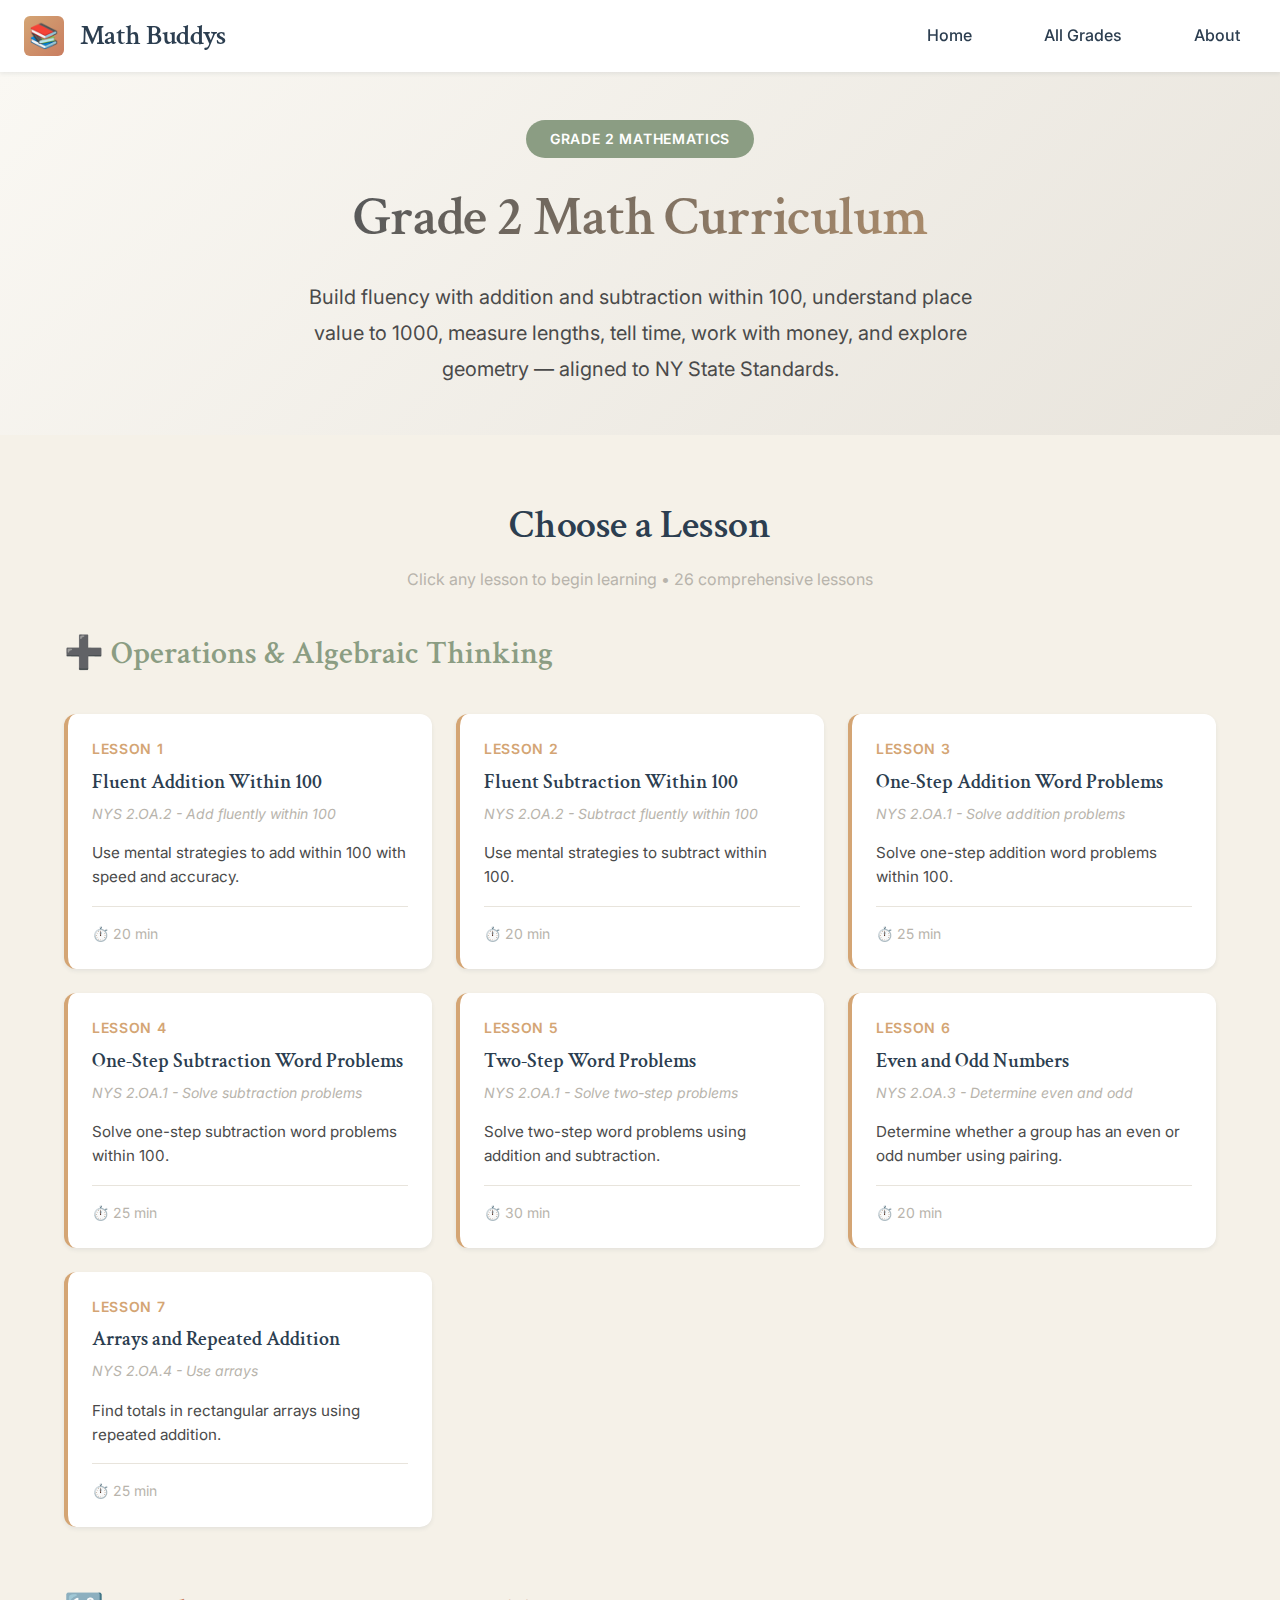
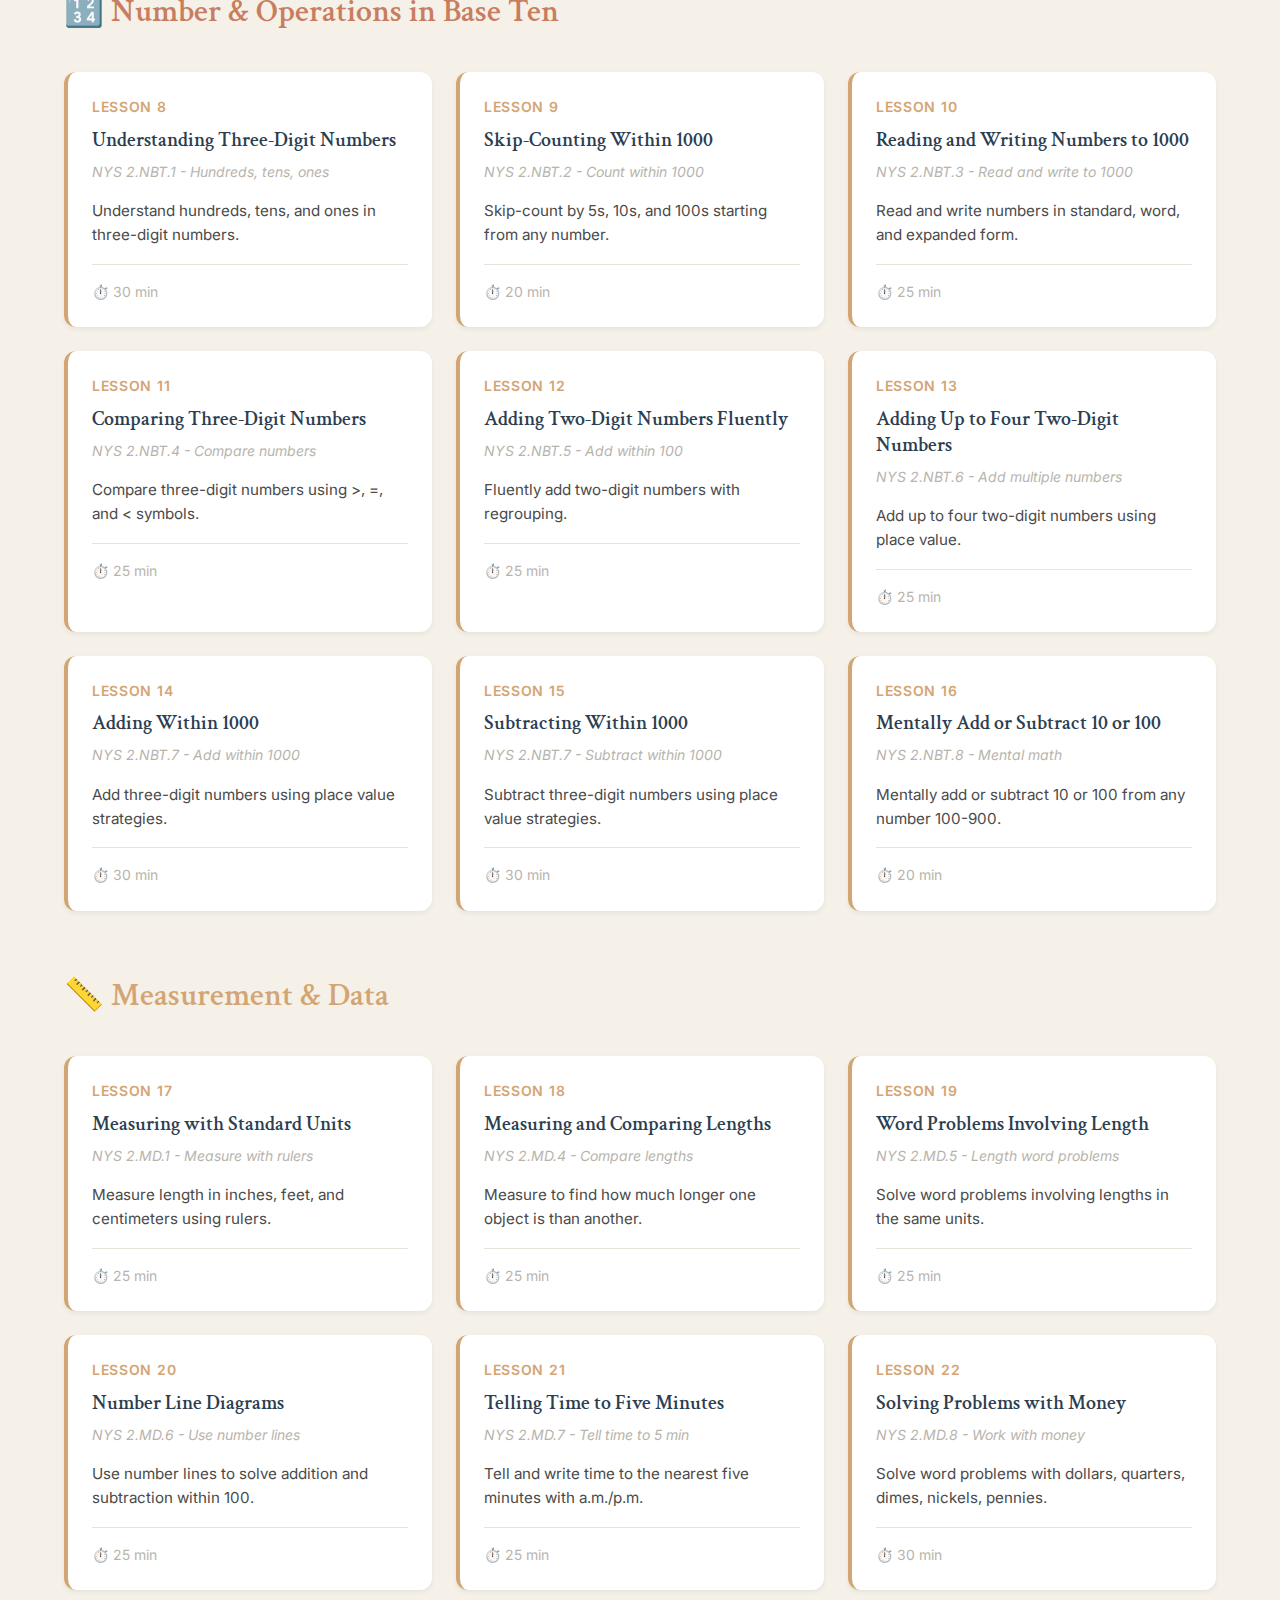
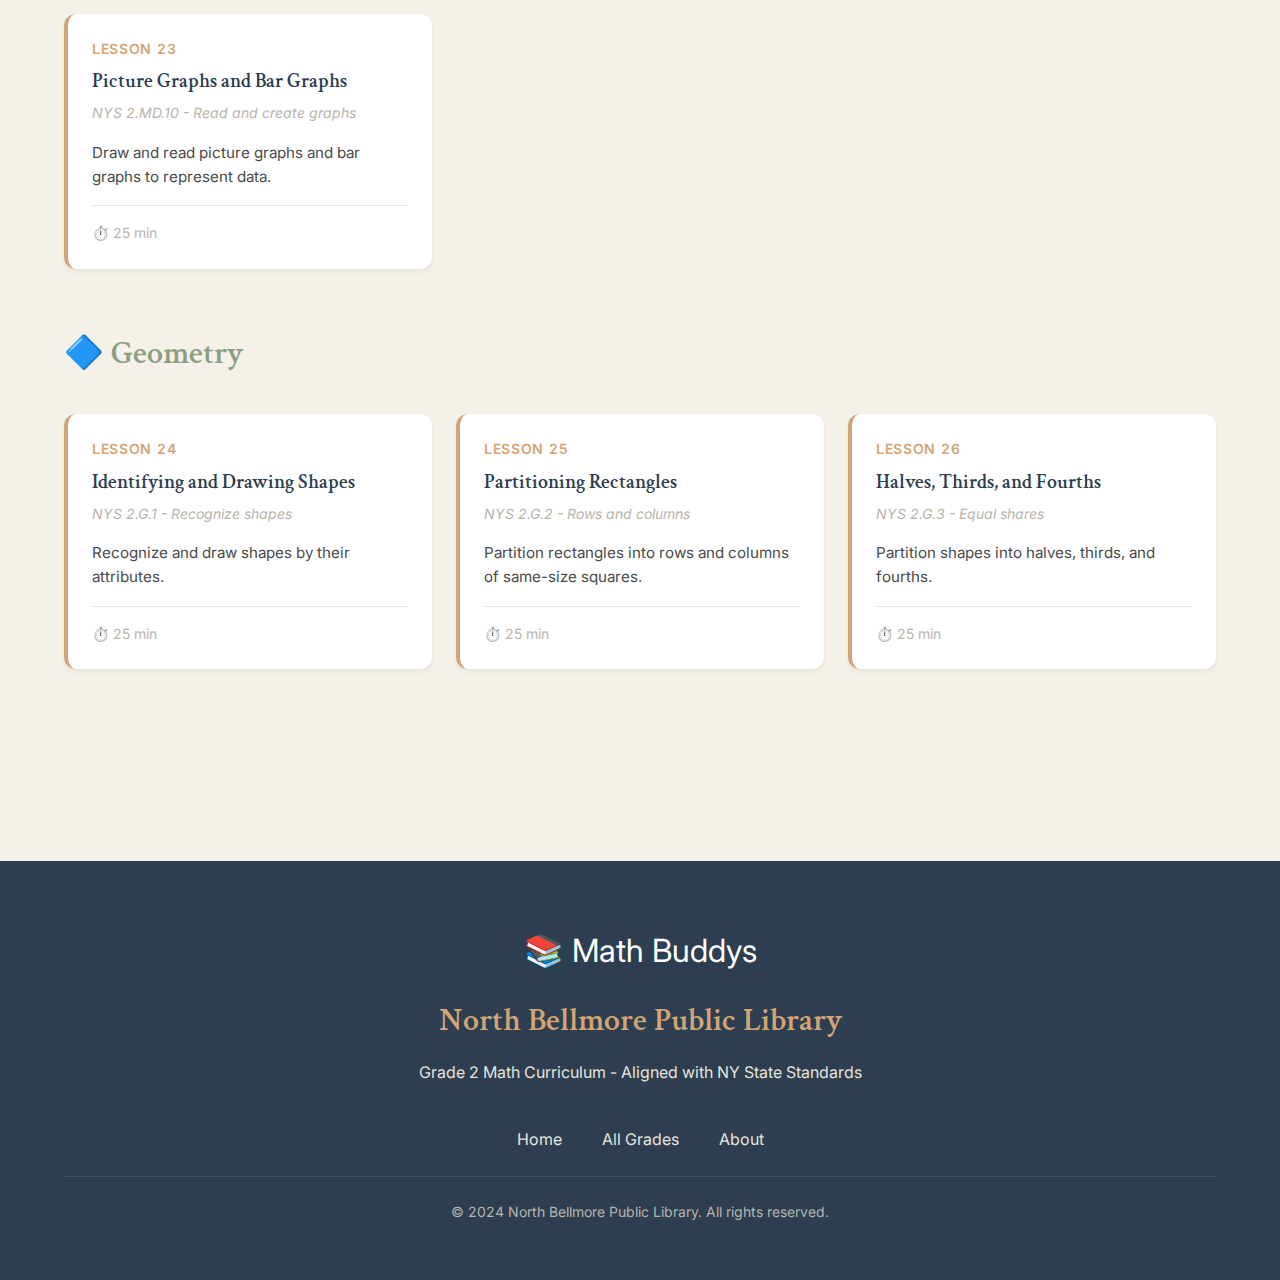
<file: grade2 (2).html>
<!DOCTYPE html>
<html lang="en">
<head>
    <meta charset="UTF-8">
    <meta name="viewport" content="width=device-width, initial-scale=1.0">
    <meta name="description" content="Grade 2 Math Curriculum - 26 lessons aligned to NY State standards.">
    <title>Grade 2 Math | Math Buddys</title>
    <link rel="preconnect" href="https://fonts.googleapis.com">
    <link rel="preconnect" href="https://fonts.gstatic.com" crossorigin>
    <link href="https://fonts.googleapis.com/css2?family=Crimson+Text:wght@400;600;700&family=Inter:wght@400;500;600;700&display=swap" rel="stylesheet">
    <link rel="stylesheet" href="./styles.css">
    <link rel="icon" type="image/svg+xml" href="data:image/svg+xml,<svg xmlns='http://www.w3.org/2000/svg' viewBox='0 0 100 100'><text y='.9em' font-size='90'>📚</text></svg>">
</head>
<body>
    <a href="#main-content" class="skip-link">Skip to main content</a>
    <header>
        <div class="header-container">
            <div class="logo"><div class="logo-icon">📚</div><h1>Math Buddys</h1></div>
            <button class="mobile-menu-toggle" aria-label="Toggle menu">☰</button>
            <nav class="main-nav" aria-label="Main navigation">
                <ul><li><a href="index.html">Home</a></li><li><a href="index.html#grades">All Grades</a></li><li><a href="index.html#about">About</a></li></ul>
            </nav>
        </div>
    </header>
    <main id="main-content">
        <section class="hero" style="padding: 3rem 0;">
            <div class="container"><div class="text-center">
                <div class="hero-badge">Grade 2 Mathematics</div>
                <h1>Grade 2 Math Curriculum</h1>
                <p style="max-width: 700px; margin: 0 auto;">Build fluency with addition and subtraction within 100, understand place value to 1000, measure lengths, tell time, work with money, and explore geometry &mdash; aligned to NY State Standards.</p>
            </div></div>
        </section>
        <section class="section-lessons">
            <div class="container">
                <div class="text-center mb-lg">
                    <h2>Choose a Lesson</h2>
                    <p class="text-muted">Click any lesson to begin learning &bull; 26 comprehensive lessons</p>
                </div>

                <div class="mb-xl">
                    <h3 style="color: var(--sage-green); margin-bottom: var(--spacing-md);">&#10133; Operations &amp; Algebraic Thinking</h3>
                    <div class="lesson-grid">
                        <div class="lesson-card" data-lesson="g2-1">
                            <div class="lesson-number">Lesson 1</div>
                            <h4 class="lesson-title">Fluent Addition Within 100</h4>
                            <p class="lesson-standard">NYS 2.OA.2 - Add fluently within 100</p>
                            <p class="lesson-description">Use mental strategies to add within 100 with speed and accuracy.</p>
                            <div class="lesson-meta">
                                <span class="lesson-duration">⏱️ 20 min</span>
                                <span class="progress-indicator" data-grade="grade2" data-lesson="g2-1"></span>
                            </div>
                        </div>
                        <div class="lesson-card" data-lesson="g2-2">
                            <div class="lesson-number">Lesson 2</div>
                            <h4 class="lesson-title">Fluent Subtraction Within 100</h4>
                            <p class="lesson-standard">NYS 2.OA.2 - Subtract fluently within 100</p>
                            <p class="lesson-description">Use mental strategies to subtract within 100.</p>
                            <div class="lesson-meta">
                                <span class="lesson-duration">⏱️ 20 min</span>
                                <span class="progress-indicator" data-grade="grade2" data-lesson="g2-2"></span>
                            </div>
                        </div>
                        <div class="lesson-card" data-lesson="g2-3">
                            <div class="lesson-number">Lesson 3</div>
                            <h4 class="lesson-title">One-Step Addition Word Problems</h4>
                            <p class="lesson-standard">NYS 2.OA.1 - Solve addition problems</p>
                            <p class="lesson-description">Solve one-step addition word problems within 100.</p>
                            <div class="lesson-meta">
                                <span class="lesson-duration">⏱️ 25 min</span>
                                <span class="progress-indicator" data-grade="grade2" data-lesson="g2-3"></span>
                            </div>
                        </div>
                        <div class="lesson-card" data-lesson="g2-4">
                            <div class="lesson-number">Lesson 4</div>
                            <h4 class="lesson-title">One-Step Subtraction Word Problems</h4>
                            <p class="lesson-standard">NYS 2.OA.1 - Solve subtraction problems</p>
                            <p class="lesson-description">Solve one-step subtraction word problems within 100.</p>
                            <div class="lesson-meta">
                                <span class="lesson-duration">⏱️ 25 min</span>
                                <span class="progress-indicator" data-grade="grade2" data-lesson="g2-4"></span>
                            </div>
                        </div>
                        <div class="lesson-card" data-lesson="g2-5">
                            <div class="lesson-number">Lesson 5</div>
                            <h4 class="lesson-title">Two-Step Word Problems</h4>
                            <p class="lesson-standard">NYS 2.OA.1 - Solve two-step problems</p>
                            <p class="lesson-description">Solve two-step word problems using addition and subtraction.</p>
                            <div class="lesson-meta">
                                <span class="lesson-duration">⏱️ 30 min</span>
                                <span class="progress-indicator" data-grade="grade2" data-lesson="g2-5"></span>
                            </div>
                        </div>
                        <div class="lesson-card" data-lesson="g2-6">
                            <div class="lesson-number">Lesson 6</div>
                            <h4 class="lesson-title">Even and Odd Numbers</h4>
                            <p class="lesson-standard">NYS 2.OA.3 - Determine even and odd</p>
                            <p class="lesson-description">Determine whether a group has an even or odd number using pairing.</p>
                            <div class="lesson-meta">
                                <span class="lesson-duration">⏱️ 20 min</span>
                                <span class="progress-indicator" data-grade="grade2" data-lesson="g2-6"></span>
                            </div>
                        </div>
                        <div class="lesson-card" data-lesson="g2-7">
                            <div class="lesson-number">Lesson 7</div>
                            <h4 class="lesson-title">Arrays and Repeated Addition</h4>
                            <p class="lesson-standard">NYS 2.OA.4 - Use arrays</p>
                            <p class="lesson-description">Find totals in rectangular arrays using repeated addition.</p>
                            <div class="lesson-meta">
                                <span class="lesson-duration">⏱️ 25 min</span>
                                <span class="progress-indicator" data-grade="grade2" data-lesson="g2-7"></span>
                            </div>
                        </div>
                    </div>
                </div>
                <div class="mb-xl">
                    <h3 style="color: var(--warm-terracotta); margin-bottom: var(--spacing-md);">&#x1F522; Number &amp; Operations in Base Ten</h3>
                    <div class="lesson-grid">
                        <div class="lesson-card" data-lesson="g2-8">
                            <div class="lesson-number">Lesson 8</div>
                            <h4 class="lesson-title">Understanding Three-Digit Numbers</h4>
                            <p class="lesson-standard">NYS 2.NBT.1 - Hundreds, tens, ones</p>
                            <p class="lesson-description">Understand hundreds, tens, and ones in three-digit numbers.</p>
                            <div class="lesson-meta">
                                <span class="lesson-duration">⏱️ 30 min</span>
                                <span class="progress-indicator" data-grade="grade2" data-lesson="g2-8"></span>
                            </div>
                        </div>
                        <div class="lesson-card" data-lesson="g2-9">
                            <div class="lesson-number">Lesson 9</div>
                            <h4 class="lesson-title">Skip-Counting Within 1000</h4>
                            <p class="lesson-standard">NYS 2.NBT.2 - Count within 1000</p>
                            <p class="lesson-description">Skip-count by 5s, 10s, and 100s starting from any number.</p>
                            <div class="lesson-meta">
                                <span class="lesson-duration">⏱️ 20 min</span>
                                <span class="progress-indicator" data-grade="grade2" data-lesson="g2-9"></span>
                            </div>
                        </div>
                        <div class="lesson-card" data-lesson="g2-10">
                            <div class="lesson-number">Lesson 10</div>
                            <h4 class="lesson-title">Reading and Writing Numbers to 1000</h4>
                            <p class="lesson-standard">NYS 2.NBT.3 - Read and write to 1000</p>
                            <p class="lesson-description">Read and write numbers in standard, word, and expanded form.</p>
                            <div class="lesson-meta">
                                <span class="lesson-duration">⏱️ 25 min</span>
                                <span class="progress-indicator" data-grade="grade2" data-lesson="g2-10"></span>
                            </div>
                        </div>
                        <div class="lesson-card" data-lesson="g2-11">
                            <div class="lesson-number">Lesson 11</div>
                            <h4 class="lesson-title">Comparing Three-Digit Numbers</h4>
                            <p class="lesson-standard">NYS 2.NBT.4 - Compare numbers</p>
                            <p class="lesson-description">Compare three-digit numbers using >, =, and < symbols.</p>
                            <div class="lesson-meta">
                                <span class="lesson-duration">⏱️ 25 min</span>
                                <span class="progress-indicator" data-grade="grade2" data-lesson="g2-11"></span>
                            </div>
                        </div>
                        <div class="lesson-card" data-lesson="g2-12">
                            <div class="lesson-number">Lesson 12</div>
                            <h4 class="lesson-title">Adding Two-Digit Numbers Fluently</h4>
                            <p class="lesson-standard">NYS 2.NBT.5 - Add within 100</p>
                            <p class="lesson-description">Fluently add two-digit numbers with regrouping.</p>
                            <div class="lesson-meta">
                                <span class="lesson-duration">⏱️ 25 min</span>
                                <span class="progress-indicator" data-grade="grade2" data-lesson="g2-12"></span>
                            </div>
                        </div>
                        <div class="lesson-card" data-lesson="g2-13">
                            <div class="lesson-number">Lesson 13</div>
                            <h4 class="lesson-title">Adding Up to Four Two-Digit Numbers</h4>
                            <p class="lesson-standard">NYS 2.NBT.6 - Add multiple numbers</p>
                            <p class="lesson-description">Add up to four two-digit numbers using place value.</p>
                            <div class="lesson-meta">
                                <span class="lesson-duration">⏱️ 25 min</span>
                                <span class="progress-indicator" data-grade="grade2" data-lesson="g2-13"></span>
                            </div>
                        </div>
                        <div class="lesson-card" data-lesson="g2-14">
                            <div class="lesson-number">Lesson 14</div>
                            <h4 class="lesson-title">Adding Within 1000</h4>
                            <p class="lesson-standard">NYS 2.NBT.7 - Add within 1000</p>
                            <p class="lesson-description">Add three-digit numbers using place value strategies.</p>
                            <div class="lesson-meta">
                                <span class="lesson-duration">⏱️ 30 min</span>
                                <span class="progress-indicator" data-grade="grade2" data-lesson="g2-14"></span>
                            </div>
                        </div>
                        <div class="lesson-card" data-lesson="g2-15">
                            <div class="lesson-number">Lesson 15</div>
                            <h4 class="lesson-title">Subtracting Within 1000</h4>
                            <p class="lesson-standard">NYS 2.NBT.7 - Subtract within 1000</p>
                            <p class="lesson-description">Subtract three-digit numbers using place value strategies.</p>
                            <div class="lesson-meta">
                                <span class="lesson-duration">⏱️ 30 min</span>
                                <span class="progress-indicator" data-grade="grade2" data-lesson="g2-15"></span>
                            </div>
                        </div>
                        <div class="lesson-card" data-lesson="g2-16">
                            <div class="lesson-number">Lesson 16</div>
                            <h4 class="lesson-title">Mentally Add or Subtract 10 or 100</h4>
                            <p class="lesson-standard">NYS 2.NBT.8 - Mental math</p>
                            <p class="lesson-description">Mentally add or subtract 10 or 100 from any number 100-900.</p>
                            <div class="lesson-meta">
                                <span class="lesson-duration">⏱️ 20 min</span>
                                <span class="progress-indicator" data-grade="grade2" data-lesson="g2-16"></span>
                            </div>
                        </div>
                    </div>
                </div>
                <div class="mb-xl">
                    <h3 style="color: var(--muted-gold); margin-bottom: var(--spacing-md);">&#x1F4CF; Measurement &amp; Data</h3>
                    <div class="lesson-grid">
                        <div class="lesson-card" data-lesson="g2-17">
                            <div class="lesson-number">Lesson 17</div>
                            <h4 class="lesson-title">Measuring with Standard Units</h4>
                            <p class="lesson-standard">NYS 2.MD.1 - Measure with rulers</p>
                            <p class="lesson-description">Measure length in inches, feet, and centimeters using rulers.</p>
                            <div class="lesson-meta">
                                <span class="lesson-duration">⏱️ 25 min</span>
                                <span class="progress-indicator" data-grade="grade2" data-lesson="g2-17"></span>
                            </div>
                        </div>
                        <div class="lesson-card" data-lesson="g2-18">
                            <div class="lesson-number">Lesson 18</div>
                            <h4 class="lesson-title">Measuring and Comparing Lengths</h4>
                            <p class="lesson-standard">NYS 2.MD.4 - Compare lengths</p>
                            <p class="lesson-description">Measure to find how much longer one object is than another.</p>
                            <div class="lesson-meta">
                                <span class="lesson-duration">⏱️ 25 min</span>
                                <span class="progress-indicator" data-grade="grade2" data-lesson="g2-18"></span>
                            </div>
                        </div>
                        <div class="lesson-card" data-lesson="g2-19">
                            <div class="lesson-number">Lesson 19</div>
                            <h4 class="lesson-title">Word Problems Involving Length</h4>
                            <p class="lesson-standard">NYS 2.MD.5 - Length word problems</p>
                            <p class="lesson-description">Solve word problems involving lengths in the same units.</p>
                            <div class="lesson-meta">
                                <span class="lesson-duration">⏱️ 25 min</span>
                                <span class="progress-indicator" data-grade="grade2" data-lesson="g2-19"></span>
                            </div>
                        </div>
                        <div class="lesson-card" data-lesson="g2-20">
                            <div class="lesson-number">Lesson 20</div>
                            <h4 class="lesson-title">Number Line Diagrams</h4>
                            <p class="lesson-standard">NYS 2.MD.6 - Use number lines</p>
                            <p class="lesson-description">Use number lines to solve addition and subtraction within 100.</p>
                            <div class="lesson-meta">
                                <span class="lesson-duration">⏱️ 25 min</span>
                                <span class="progress-indicator" data-grade="grade2" data-lesson="g2-20"></span>
                            </div>
                        </div>
                        <div class="lesson-card" data-lesson="g2-21">
                            <div class="lesson-number">Lesson 21</div>
                            <h4 class="lesson-title">Telling Time to Five Minutes</h4>
                            <p class="lesson-standard">NYS 2.MD.7 - Tell time to 5 min</p>
                            <p class="lesson-description">Tell and write time to the nearest five minutes with a.m./p.m.</p>
                            <div class="lesson-meta">
                                <span class="lesson-duration">⏱️ 25 min</span>
                                <span class="progress-indicator" data-grade="grade2" data-lesson="g2-21"></span>
                            </div>
                        </div>
                        <div class="lesson-card" data-lesson="g2-22">
                            <div class="lesson-number">Lesson 22</div>
                            <h4 class="lesson-title">Solving Problems with Money</h4>
                            <p class="lesson-standard">NYS 2.MD.8 - Work with money</p>
                            <p class="lesson-description">Solve word problems with dollars, quarters, dimes, nickels, pennies.</p>
                            <div class="lesson-meta">
                                <span class="lesson-duration">⏱️ 30 min</span>
                                <span class="progress-indicator" data-grade="grade2" data-lesson="g2-22"></span>
                            </div>
                        </div>
                        <div class="lesson-card" data-lesson="g2-23">
                            <div class="lesson-number">Lesson 23</div>
                            <h4 class="lesson-title">Picture Graphs and Bar Graphs</h4>
                            <p class="lesson-standard">NYS 2.MD.10 - Read and create graphs</p>
                            <p class="lesson-description">Draw and read picture graphs and bar graphs to represent data.</p>
                            <div class="lesson-meta">
                                <span class="lesson-duration">⏱️ 25 min</span>
                                <span class="progress-indicator" data-grade="grade2" data-lesson="g2-23"></span>
                            </div>
                        </div>
                    </div>
                </div>
                <div class="mb-xl">
                    <h3 style="color: var(--sage-green); margin-bottom: var(--spacing-md);">&#x1F537; Geometry</h3>
                    <div class="lesson-grid">
                        <div class="lesson-card" data-lesson="g2-24">
                            <div class="lesson-number">Lesson 24</div>
                            <h4 class="lesson-title">Identifying and Drawing Shapes</h4>
                            <p class="lesson-standard">NYS 2.G.1 - Recognize shapes</p>
                            <p class="lesson-description">Recognize and draw shapes by their attributes.</p>
                            <div class="lesson-meta">
                                <span class="lesson-duration">⏱️ 25 min</span>
                                <span class="progress-indicator" data-grade="grade2" data-lesson="g2-24"></span>
                            </div>
                        </div>
                        <div class="lesson-card" data-lesson="g2-25">
                            <div class="lesson-number">Lesson 25</div>
                            <h4 class="lesson-title">Partitioning Rectangles</h4>
                            <p class="lesson-standard">NYS 2.G.2 - Rows and columns</p>
                            <p class="lesson-description">Partition rectangles into rows and columns of same-size squares.</p>
                            <div class="lesson-meta">
                                <span class="lesson-duration">⏱️ 25 min</span>
                                <span class="progress-indicator" data-grade="grade2" data-lesson="g2-25"></span>
                            </div>
                        </div>
                        <div class="lesson-card" data-lesson="g2-26">
                            <div class="lesson-number">Lesson 26</div>
                            <h4 class="lesson-title">Halves, Thirds, and Fourths</h4>
                            <p class="lesson-standard">NYS 2.G.3 - Equal shares</p>
                            <p class="lesson-description">Partition shapes into halves, thirds, and fourths.</p>
                            <div class="lesson-meta">
                                <span class="lesson-duration">⏱️ 25 min</span>
                                <span class="progress-indicator" data-grade="grade2" data-lesson="g2-26"></span>
                            </div>
                        </div>
                    </div>
                </div>
            </div>
        </section>

        <section id="lesson-g2-1" class="lesson-content" style="display: none;">
            <div class="container-narrow">
                <button class="btn btn-outline back-btn mb-md">&larr; Back to Lessons</button>
                <div class="lesson-header">
                    <div class="hero-badge">Lesson 1 &bull; Operations &amp; Algebraic Thinking</div>
                    <h2>Fluent Addition Within 100</h2>
                    <p class="lesson-standard">NY State Standard: 2.OA.2</p>
                </div>
                <div class="lesson-objective animate-on-scroll">
                    <h4>&#x1F4CC; Learning Objective</h4>
                    <p>Students will fluently add within 100 using mental strategies based on place value.</p>
                </div>
                <div class="concept-explanation animate-on-scroll">
                    <h3>Adding Within 100 Quickly</h3>
<p>Break numbers into tens and ones, add each part, then combine.</p>
<h4 style="margin-top:1.5rem;">Break Apart</h4><p>34+25: 30+20=50, 4+5=9, total: 59.</p>
<h4 style="margin-top:1.5rem;">Compensation</h4><p>38+27: round 38 to 40, then 40+27=67, subtract 2: 65.</p>
<h4 style="margin-top:1.5rem;">Add On in Steps</h4><p>46+37: 46+30=76, 76+7=83.</p>
                </div>
                <div class="worked-example animate-on-scroll">
                    <h4>&#x1F4DD; Worked Example: Break Apart Strategy</h4>
                    <p><strong>34 + 48 = ?</strong></p>
                    <ol class="example-steps">
                        <li><strong>Tens:</strong> 30+40=70.</li>
                        <li><strong>Ones:</strong> 4+8=12.</li>
                        <li><strong>Combine:</strong> 70+12=<strong>82</strong>.</li>
                    </ol>
                    <div style="background: var(--warm-cream); padding: 1rem; border-radius: 8px; margin-top: 1rem;">
                        <strong>&#x1F4A1; Remember:</strong> Break into tens and ones, add each, then combine!
                    </div>
                </div>
                <div class="worked-example animate-on-scroll">
                    <h4>&#x1F91D; Guided Practice</h4>
                    <p><strong>Example 1: 45+23=?</strong></p>
                    <p>40+20=60, 5+3=8. <strong>68</strong></p>
                    <p style="margin-top: 2rem;"><strong>Example 2: 57+36=?</strong></p>
                    <p>50+30=80, 7+6=13. 80+13=<strong>93</strong></p>
                    <p style="margin-top: 2rem;"><strong>Example 3: 29+14=?</strong></p>
                    <p>Round 29 to 30. 30+14=44, subtract 1: <strong>43</strong></p>
                </div>
                <div class="mt-xl">
                    <h3 class="text-center mb-lg">&#x270F;&#xFE0F; Independent Practice</h3>
                    <div id="practice-container-g2-1"></div>
                </div>
            </div>
        </section>

        <section id="lesson-g2-2" class="lesson-content" style="display: none;">
            <div class="container-narrow">
                <button class="btn btn-outline back-btn mb-md">&larr; Back to Lessons</button>
                <div class="lesson-header">
                    <div class="hero-badge">Lesson 2 &bull; Operations &amp; Algebraic Thinking</div>
                    <h2>Fluent Subtraction Within 100</h2>
                    <p class="lesson-standard">NY State Standard: 2.OA.2</p>
                </div>
                <div class="lesson-objective animate-on-scroll">
                    <h4>&#x1F4CC; Learning Objective</h4>
                    <p>Students will fluently subtract within 100 using mental strategies.</p>
                </div>
                <div class="concept-explanation animate-on-scroll">
                    <h3>Subtracting Within 100 Fluently</h3>
<h4 style="margin-top:1.5rem;">By Place Value</h4><p>76-34: 70-30=40, 6-4=2, total: 42.</p>
<h4 style="margin-top:1.5rem;">Count Up</h4><p>82-47: 47 to 50=3, 50 to 80=30, 80 to 82=2. Total: 35.</p>
<h4 style="margin-top:1.5rem;">Compensation</h4><p>63-28: 63-30=33, add back 2: 35.</p>
                </div>
                <div class="worked-example animate-on-scroll">
                    <h4>&#x1F4DD; Worked Example: Count Up</h4>
                    <p><strong>73-48=?</strong></p>
                    <ol class="example-steps">
                        <li><strong>48 to 50:</strong> +2.</li>
                        <li><strong>50 to 70:</strong> +20.</li>
                        <li><strong>70 to 73:</strong> +3.</li>
                        <li><strong>Total:</strong> 2+20+3=<strong>25</strong>.</li>
                    </ol>
                    <div style="background: var(--warm-cream); padding: 1rem; border-radius: 8px; margin-top: 1rem;">
                        <strong>&#x1F4A1; Remember:</strong> Counting up is great when numbers are close!
                    </div>
                </div>
                <div class="worked-example animate-on-scroll">
                    <h4>&#x1F91D; Guided Practice</h4>
                    <p><strong>Example 1: 85-43=?</strong></p>
                    <p>80-40=40, 5-3=2. <strong>42</strong></p>
                    <p style="margin-top: 2rem;"><strong>Example 2: 60-25=?</strong></p>
                    <p>60-30=30, add 5: <strong>35</strong></p>
                    <p style="margin-top: 2rem;"><strong>Example 3: 91-56=?</strong></p>
                    <p>56 to 60=4, 60 to 91=31. <strong>35</strong></p>
                </div>
                <div class="mt-xl">
                    <h3 class="text-center mb-lg">&#x270F;&#xFE0F; Independent Practice</h3>
                    <div id="practice-container-g2-2"></div>
                </div>
            </div>
        </section>

        <section id="lesson-g2-3" class="lesson-content" style="display: none;">
            <div class="container-narrow">
                <button class="btn btn-outline back-btn mb-md">&larr; Back to Lessons</button>
                <div class="lesson-header">
                    <div class="hero-badge">Lesson 3 &bull; Operations &amp; Algebraic Thinking</div>
                    <h2>One-Step Addition Word Problems</h2>
                    <p class="lesson-standard">NY State Standard: 2.OA.1</p>
                </div>
                <div class="lesson-objective animate-on-scroll">
                    <h4>&#x1F4CC; Learning Objective</h4>
                    <p>Students will solve one-step addition word problems within 100.</p>
                </div>
                <div class="concept-explanation animate-on-scroll">
                    <h3>Addition Word Problems</h3>
<p>Read carefully, find the numbers, add, and solve.</p>
<p><strong>Clue words:</strong> in all, altogether, total, combined, both, how many together.</p>
<p><strong>Steps:</strong> 1. Read. 2. Find numbers. 3. Write equation. 4. Solve. 5. Check.</p>
                </div>
                <div class="worked-example animate-on-scroll">
                    <h4>&#x1F4DD; Worked Example: Word Problem</h4>
                    <p><strong>A bakery sells 36 muffins in the morning and 47 in the afternoon. How many total?</strong></p>
                    <ol class="example-steps">
                        <li><strong>Numbers:</strong> 36 and 47.</li>
                        <li><strong>Equation:</strong> 36+47=?</li>
                        <li><strong>Solve:</strong> 30+40=70, 6+7=13. 70+13=<strong>83 muffins</strong>.</li>
                    </ol>
                    <div style="background: var(--warm-cream); padding: 1rem; border-radius: 8px; margin-top: 1rem;">
                        <strong>&#x1F4A1; Remember:</strong> Circle the numbers, underline the question, choose the operation!
                    </div>
                </div>
                <div class="worked-example animate-on-scroll">
                    <h4>&#x1F91D; Guided Practice</h4>
                    <p><strong>Example 1: 28 pages Monday, 35 Tuesday. Total?</strong></p>
                    <p>28+35=<strong>63 pages</strong></p>
                    <p style="margin-top: 2rem;"><strong>Example 2: 44 red + 29 yellow flowers?</strong></p>
                    <p>44+29=<strong>73 flowers</strong></p>
                    <p style="margin-top: 2rem;"><strong>Example 3: 56 boys + 38 girls?</strong></p>
                    <p>56+38=<strong>94 children</strong></p>
                </div>
                <div class="mt-xl">
                    <h3 class="text-center mb-lg">&#x270F;&#xFE0F; Independent Practice</h3>
                    <div id="practice-container-g2-3"></div>
                </div>
            </div>
        </section>

        <section id="lesson-g2-4" class="lesson-content" style="display: none;">
            <div class="container-narrow">
                <button class="btn btn-outline back-btn mb-md">&larr; Back to Lessons</button>
                <div class="lesson-header">
                    <div class="hero-badge">Lesson 4 &bull; Operations &amp; Algebraic Thinking</div>
                    <h2>One-Step Subtraction Word Problems</h2>
                    <p class="lesson-standard">NY State Standard: 2.OA.1</p>
                </div>
                <div class="lesson-objective animate-on-scroll">
                    <h4>&#x1F4CC; Learning Objective</h4>
                    <p>Students will solve one-step subtraction word problems within 100.</p>
                </div>
                <div class="concept-explanation animate-on-scroll">
                    <h3>Subtraction Word Problems</h3>
<p><strong>Clue words:</strong> left, remaining, fewer, difference, how many more.</p>
<p><strong>Take-away:</strong> Start with an amount, some removed.</p>
<p><strong>Comparison:</strong> Find how many more or fewer.</p>
                </div>
                <div class="worked-example animate-on-scroll">
                    <h4>&#x1F4DD; Worked Example: Word Problem</h4>
                    <p><strong>83 birds. 47 fly away. How many left?</strong></p>
                    <ol class="example-steps">
                        <li><strong>Equation:</strong> 83-47=?</li>
                        <li><strong>Count up:</strong> 47 to 50=3, 50 to 83=33. 3+33=<strong>36 birds</strong>.</li>
                    </ol>
                    <div style="background: var(--warm-cream); padding: 1rem; border-radius: 8px; margin-top: 1rem;">
                        <strong>&#x1F4A1; Remember:</strong> How many more means subtract!
                    </div>
                </div>
                <div class="worked-example animate-on-scroll">
                    <h4>&#x1F91D; Guided Practice</h4>
                    <p><strong>Example 1: 72 cookies, 38 eaten. Left?</strong></p>
                    <p>72-38=<strong>34</strong></p>
                    <p style="margin-top: 2rem;"><strong>Example 2: Team A: 54, Team B: 39. Difference?</strong></p>
                    <p>54-39=<strong>15</strong></p>
                    <p style="margin-top: 2rem;"><strong>Example 3: 95 stickers, 67 given. Remaining?</strong></p>
                    <p>95-67=<strong>28</strong></p>
                </div>
                <div class="mt-xl">
                    <h3 class="text-center mb-lg">&#x270F;&#xFE0F; Independent Practice</h3>
                    <div id="practice-container-g2-4"></div>
                </div>
            </div>
        </section>

        <section id="lesson-g2-5" class="lesson-content" style="display: none;">
            <div class="container-narrow">
                <button class="btn btn-outline back-btn mb-md">&larr; Back to Lessons</button>
                <div class="lesson-header">
                    <div class="hero-badge">Lesson 5 &bull; Operations &amp; Algebraic Thinking</div>
                    <h2>Two-Step Word Problems</h2>
                    <p class="lesson-standard">NY State Standard: 2.OA.1</p>
                </div>
                <div class="lesson-objective animate-on-scroll">
                    <h4>&#x1F4CC; Learning Objective</h4>
                    <p>Students will solve two-step word problems using addition and subtraction.</p>
                </div>
                <div class="concept-explanation animate-on-scroll">
                    <h3>Problems with Two Steps</h3>
<p>Some problems need <strong>two calculations</strong>. Solve step 1, then use that answer for step 2.</p>
<p><strong>Steps:</strong> 1. Read all of it. 2. Find what happens first. 3. Solve step 1. 4. Use that for step 2.</p>
                </div>
                <div class="worked-example animate-on-scroll">
                    <h4>&#x1F4DD; Worked Example: Two Steps</h4>
                    <p><strong>Ben has 35 stickers. Gets 20 more, gives away 18. How many?</strong></p>
                    <ol class="example-steps">
                        <li><strong>Step 1:</strong> 35+20=55.</li>
                        <li><strong>Step 2:</strong> 55-18=<strong>37</strong>.</li>
                    </ol>
                    <div style="background: var(--warm-cream); padding: 1rem; border-radius: 8px; margin-top: 1rem;">
                        <strong>&#x1F4A1; Remember:</strong> Break into two smaller problems!
                    </div>
                </div>
                <div class="worked-example animate-on-scroll">
                    <h4>&#x1F91D; Guided Practice</h4>
                    <p><strong>Example 1: 24 cookies, bake 18 more, eat 5?</strong></p>
                    <p>24+18=42, 42-5=<strong>37</strong></p>
                    <p style="margin-top: 2rem;"><strong>Example 2: 45 pencils, use 12, get 20?</strong></p>
                    <p>45-12=33, 33+20=<strong>53</strong></p>
                    <p style="margin-top: 2rem;"><strong>Example 3: 30 roses, pick 8, 15 bloom?</strong></p>
                    <p>30-8=22, 22+15=<strong>37</strong></p>
                </div>
                <div class="mt-xl">
                    <h3 class="text-center mb-lg">&#x270F;&#xFE0F; Independent Practice</h3>
                    <div id="practice-container-g2-5"></div>
                </div>
            </div>
        </section>

        <section id="lesson-g2-6" class="lesson-content" style="display: none;">
            <div class="container-narrow">
                <button class="btn btn-outline back-btn mb-md">&larr; Back to Lessons</button>
                <div class="lesson-header">
                    <div class="hero-badge">Lesson 6 &bull; Operations &amp; Algebraic Thinking</div>
                    <h2>Even and Odd Numbers</h2>
                    <p class="lesson-standard">NY State Standard: 2.OA.3</p>
                </div>
                <div class="lesson-objective animate-on-scroll">
                    <h4>&#x1F4CC; Learning Objective</h4>
                    <p>Students will determine even or odd using pairing and the ones digit.</p>
                </div>
                <div class="concept-explanation animate-on-scroll">
                    <h3>Even and Odd</h3>
<p><strong>Even:</strong> can be split into 2 equal groups. Ends in 0,2,4,6,8.</p>
<p><strong>Odd:</strong> one left over when pairing. Ends in 1,3,5,7,9.</p>
                </div>
                <div class="worked-example animate-on-scroll">
                    <h4>&#x1F4DD; Worked Example: Even or Odd?</h4>
                    <p><strong>Is 14 even or odd?</strong></p>
                    <ol class="example-steps">
                        <li><strong>Ones digit:</strong> 4.</li>
                        <li><strong>4 is even (0,2,4,6,8).</strong></li>
                        <li><strong>14 is even.</strong> 7 pairs, none left.</li>
                    </ol>
                    <div style="background: var(--warm-cream); padding: 1rem; border-radius: 8px; margin-top: 1rem;">
                        <strong>&#x1F4A1; Remember:</strong> Check the last digit. Even: 0,2,4,6,8. Odd: 1,3,5,7,9.
                    </div>
                </div>
                <div class="worked-example animate-on-scroll">
                    <h4>&#x1F91D; Guided Practice</h4>
                    <p><strong>Example 1: 7?</strong></p>
                    <p>Ends in 7. <strong>Odd</strong>.</p>
                    <p style="margin-top: 2rem;"><strong>Example 2: 20?</strong></p>
                    <p>Ends in 0. <strong>Even</strong>.</p>
                    <p style="margin-top: 2rem;"><strong>Example 3: 33?</strong></p>
                    <p>Ends in 3. <strong>Odd</strong>.</p>
                </div>
                <div class="mt-xl">
                    <h3 class="text-center mb-lg">&#x270F;&#xFE0F; Independent Practice</h3>
                    <div id="practice-container-g2-6"></div>
                </div>
            </div>
        </section>

        <section id="lesson-g2-7" class="lesson-content" style="display: none;">
            <div class="container-narrow">
                <button class="btn btn-outline back-btn mb-md">&larr; Back to Lessons</button>
                <div class="lesson-header">
                    <div class="hero-badge">Lesson 7 &bull; Operations &amp; Algebraic Thinking</div>
                    <h2>Arrays and Repeated Addition</h2>
                    <p class="lesson-standard">NY State Standard: 2.OA.4</p>
                </div>
                <div class="lesson-objective animate-on-scroll">
                    <h4>&#x1F4CC; Learning Objective</h4>
                    <p>Students will find totals in rectangular arrays using repeated addition.</p>
                </div>
                <div class="concept-explanation animate-on-scroll">
                    <h3>Arrays</h3>
<p>An <strong>array</strong> arranges objects in equal rows and columns. 3 rows of 4 = 4+4+4 = 12.</p>
<p><strong>Repeated addition</strong> adds the same number over and over. This is the foundation of multiplication!</p>
                </div>
                <div class="worked-example animate-on-scroll">
                    <h4>&#x1F4DD; Worked Example: Counting an Array</h4>
                    <p><strong>4 rows, 5 stars each. Total?</strong></p>
                    <ol class="example-steps">
                        <li><strong>Identify:</strong> 4 rows of 5.</li>
                        <li><strong>Add:</strong> 5+5+5+5=20.</li>
                        <li><strong>Answer:</strong> <strong>20 stars</strong>.</li>
                    </ol>
                    <div style="background: var(--warm-cream); padding: 1rem; border-radius: 8px; margin-top: 1rem;">
                        <strong>&#x1F4A1; Remember:</strong> Count the rows, then add the number per row that many times!
                    </div>
                </div>
                <div class="worked-example animate-on-scroll">
                    <h4>&#x1F91D; Guided Practice</h4>
                    <p><strong>Example 1: 2 rows of 3?</strong></p>
                    <p>3+3=<strong>6</strong></p>
                    <p style="margin-top: 2rem;"><strong>Example 2: 3 rows of 5?</strong></p>
                    <p>5+5+5=<strong>15</strong></p>
                    <p style="margin-top: 2rem;"><strong>Example 3: 5 rows of 4?</strong></p>
                    <p>4+4+4+4+4=<strong>20</strong></p>
                </div>
                <div class="mt-xl">
                    <h3 class="text-center mb-lg">&#x270F;&#xFE0F; Independent Practice</h3>
                    <div id="practice-container-g2-7"></div>
                </div>
            </div>
        </section>

        <section id="lesson-g2-8" class="lesson-content" style="display: none;">
            <div class="container-narrow">
                <button class="btn btn-outline back-btn mb-md">&larr; Back to Lessons</button>
                <div class="lesson-header">
                    <div class="hero-badge">Lesson 8 &bull; Number &amp; Operations in Base Ten</div>
                    <h2>Understanding Three-Digit Numbers</h2>
                    <p class="lesson-standard">NY State Standard: 2.NBT.1</p>
                </div>
                <div class="lesson-objective animate-on-scroll">
                    <h4>&#x1F4CC; Learning Objective</h4>
                    <p>Students will understand hundreds, tens, and ones in three-digit numbers.</p>
                </div>
                <div class="concept-explanation animate-on-scroll">
                    <h3>Hundreds, Tens, and Ones</h3>
<p><strong>365</strong> = 3 hundreds (300) + 6 tens (60) + 5 ones (5).</p>
<p>10 tens = 1 hundred. <strong>Expanded form:</strong> 365 = 300 + 60 + 5.</p>
                </div>
                <div class="worked-example animate-on-scroll">
                    <h4>&#x1F4DD; Worked Example: Place Value</h4>
                    <p><strong>What is the value of each digit in 482?</strong></p>
                    <ol class="example-steps">
                        <li><strong>Hundreds:</strong> 4 = 400.</li>
                        <li><strong>Tens:</strong> 8 = 80.</li>
                        <li><strong>Ones:</strong> 2 = 2.</li>
                        <li><strong>Expanded:</strong> 400+80+2.</li>
                    </ol>
                    <div style="background: var(--warm-cream); padding: 1rem; border-radius: 8px; margin-top: 1rem;">
                        <strong>&#x1F4A1; Remember:</strong> Position tells value: hundreds, tens, ones.
                    </div>
                </div>
                <div class="worked-example animate-on-scroll">
                    <h4>&#x1F91D; Guided Practice</h4>
                    <p><strong>Example 1: Value of 7 in 753?</strong></p>
                    <p><strong>700</strong></p>
                    <p style="margin-top: 2rem;"><strong>Example 2: 529 expanded?</strong></p>
                    <p><strong>500+20+9</strong></p>
                    <p style="margin-top: 2rem;"><strong>Example 3: 200+40+6=?</strong></p>
                    <p><strong>246</strong></p>
                </div>
                <div class="mt-xl">
                    <h3 class="text-center mb-lg">&#x270F;&#xFE0F; Independent Practice</h3>
                    <div id="practice-container-g2-8"></div>
                </div>
            </div>
        </section>

        <section id="lesson-g2-9" class="lesson-content" style="display: none;">
            <div class="container-narrow">
                <button class="btn btn-outline back-btn mb-md">&larr; Back to Lessons</button>
                <div class="lesson-header">
                    <div class="hero-badge">Lesson 9 &bull; Number &amp; Operations in Base Ten</div>
                    <h2>Skip-Counting Within 1000</h2>
                    <p class="lesson-standard">NY State Standard: 2.NBT.2</p>
                </div>
                <div class="lesson-objective animate-on-scroll">
                    <h4>&#x1F4CC; Learning Objective</h4>
                    <p>Students will skip-count by 5s, 10s, and 100s within 1000.</p>
                </div>
                <div class="concept-explanation animate-on-scroll">
                    <h3>Skip-Counting</h3>
<p><strong>By 5s:</strong> 5,10,15,20... <strong>By 10s:</strong> 10,20,30... <strong>By 100s:</strong> 100,200,300...</p>
<p>You can start from any number! From 230 by 10s: 230, 240, 250...</p>
                </div>
                <div class="worked-example animate-on-scroll">
                    <h4>&#x1F4DD; Worked Example: Skip by 10s</h4>
                    <p><strong>Count by 10s from 370. Next 4 numbers?</strong></p>
                    <ol class="example-steps">
                        <li><strong>Start:</strong> 370.</li>
                        <li><strong>Add 10:</strong> 380, 390, 400, 410.</li>
                    </ol>
                    <div style="background: var(--warm-cream); padding: 1rem; border-radius: 8px; margin-top: 1rem;">
                        <strong>&#x1F4A1; Remember:</strong> By 10s: only tens digit changes (unless crossing a hundred).
                    </div>
                </div>
                <div class="worked-example animate-on-scroll">
                    <h4>&#x1F91D; Guided Practice</h4>
                    <p><strong>Example 1: By 5s from 45, next 3?</strong></p>
                    <p>50, 55, <strong>60</strong></p>
                    <p style="margin-top: 2rem;"><strong>Example 2: By 100s from 300, next 3?</strong></p>
                    <p>400, 500, <strong>600</strong></p>
                    <p style="margin-top: 2rem;"><strong>Example 3: By 10s from 95, next 3?</strong></p>
                    <p>105, 115, <strong>125</strong></p>
                </div>
                <div class="mt-xl">
                    <h3 class="text-center mb-lg">&#x270F;&#xFE0F; Independent Practice</h3>
                    <div id="practice-container-g2-9"></div>
                </div>
            </div>
        </section>

        <section id="lesson-g2-10" class="lesson-content" style="display: none;">
            <div class="container-narrow">
                <button class="btn btn-outline back-btn mb-md">&larr; Back to Lessons</button>
                <div class="lesson-header">
                    <div class="hero-badge">Lesson 10 &bull; Number &amp; Operations in Base Ten</div>
                    <h2>Reading and Writing Numbers to 1000</h2>
                    <p class="lesson-standard">NY State Standard: 2.NBT.3</p>
                </div>
                <div class="lesson-objective animate-on-scroll">
                    <h4>&#x1F4CC; Learning Objective</h4>
                    <p>Students will read and write numbers in standard, word, and expanded form.</p>
                </div>
                <div class="concept-explanation animate-on-scroll">
                    <h3>Three Forms</h3>
<p><strong>Standard:</strong> 587. <strong>Word:</strong> five hundred eighty-seven. <strong>Expanded:</strong> 500+80+7.</p>
                </div>
                <div class="worked-example animate-on-scroll">
                    <h4>&#x1F4DD; Worked Example: Converting</h4>
                    <p><strong>Write 346 in word and expanded form.</strong></p>
                    <ol class="example-steps">
                        <li><strong>Word:</strong> three hundred forty-six.</li>
                        <li><strong>Expanded:</strong> 300+40+6.</li>
                    </ol>
                    <div style="background: var(--warm-cream); padding: 1rem; border-radius: 8px; margin-top: 1rem;">
                        <strong>&#x1F4A1; Remember:</strong> Break into hundreds, tens, ones for any form.
                    </div>
                </div>
                <div class="worked-example animate-on-scroll">
                    <h4>&#x1F91D; Guided Practice</h4>
                    <p><strong>Example 1: 208 expanded?</strong></p>
                    <p><strong>200+8</strong></p>
                    <p style="margin-top: 2rem;"><strong>Example 2: Six hundred twelve?</strong></p>
                    <p><strong>612</strong></p>
                    <p style="margin-top: 2rem;"><strong>Example 3: 400+30+1?</strong></p>
                    <p><strong>431</strong></p>
                </div>
                <div class="mt-xl">
                    <h3 class="text-center mb-lg">&#x270F;&#xFE0F; Independent Practice</h3>
                    <div id="practice-container-g2-10"></div>
                </div>
            </div>
        </section>

        <section id="lesson-g2-11" class="lesson-content" style="display: none;">
            <div class="container-narrow">
                <button class="btn btn-outline back-btn mb-md">&larr; Back to Lessons</button>
                <div class="lesson-header">
                    <div class="hero-badge">Lesson 11 &bull; Number &amp; Operations in Base Ten</div>
                    <h2>Comparing Three-Digit Numbers</h2>
                    <p class="lesson-standard">NY State Standard: 2.NBT.4</p>
                </div>
                <div class="lesson-objective animate-on-scroll">
                    <h4>&#x1F4CC; Learning Objective</h4>
                    <p>Students will compare three-digit numbers using &gt;, =, &lt;.</p>
                </div>
                <div class="concept-explanation animate-on-scroll">
                    <h3>Comparing Three-Digit Numbers</h3>
<p>Compare left to right: hundreds first, then tens, then ones.</p>
<p>First different digit determines the answer.</p>
                </div>
                <div class="worked-example animate-on-scroll">
                    <h4>&#x1F4DD; Worked Example: Comparing</h4>
                    <p><strong>Compare 462 and 481.</strong></p>
                    <ol class="example-steps">
                        <li><strong>Hundreds:</strong> Both 4. Equal.</li>
                        <li><strong>Tens:</strong> 6 vs 8. 6&lt;8.</li>
                        <li><strong>Answer:</strong> 462 <strong>&lt;</strong> 481.</li>
                    </ol>
                    <div style="background: var(--warm-cream); padding: 1rem; border-radius: 8px; margin-top: 1rem;">
                        <strong>&#x1F4A1; Remember:</strong> Start at the left. First difference decides!
                    </div>
                </div>
                <div class="worked-example animate-on-scroll">
                    <h4>&#x1F91D; Guided Practice</h4>
                    <p><strong>Example 1: 538 vs 612?</strong></p>
                    <p>5&lt;6. <strong>538&lt;612</strong></p>
                    <p style="margin-top: 2rem;"><strong>Example 2: 749 vs 743?</strong></p>
                    <p>9&gt;3. <strong>749&gt;743</strong></p>
                    <p style="margin-top: 2rem;"><strong>Example 3: 500 vs 500?</strong></p>
                    <p><strong>500=500</strong></p>
                </div>
                <div class="mt-xl">
                    <h3 class="text-center mb-lg">&#x270F;&#xFE0F; Independent Practice</h3>
                    <div id="practice-container-g2-11"></div>
                </div>
            </div>
        </section>

        <section id="lesson-g2-12" class="lesson-content" style="display: none;">
            <div class="container-narrow">
                <button class="btn btn-outline back-btn mb-md">&larr; Back to Lessons</button>
                <div class="lesson-header">
                    <div class="hero-badge">Lesson 12 &bull; Number &amp; Operations in Base Ten</div>
                    <h2>Adding Two-Digit Numbers Fluently</h2>
                    <p class="lesson-standard">NY State Standard: 2.NBT.5</p>
                </div>
                <div class="lesson-objective animate-on-scroll">
                    <h4>&#x1F4CC; Learning Objective</h4>
                    <p>Students will fluently add two-digit numbers with regrouping.</p>
                </div>
                <div class="concept-explanation animate-on-scroll">
                    <h3>Fluent Two-Digit Addition</h3>
<p><strong>Column addition:</strong> Add ones first, regroup if 10+, then add tens.</p>
<p><strong>Regrouping:</strong> When ones total 10+, carry 1 ten.</p>
                </div>
                <div class="worked-example animate-on-scroll">
                    <h4>&#x1F4DD; Worked Example: With Regrouping</h4>
                    <p><strong>57+36=?</strong></p>
                    <ol class="example-steps">
                        <li><strong>Ones:</strong> 7+6=13. Write 3, carry 1.</li>
                        <li><strong>Tens:</strong> 5+3+1=9.</li>
                        <li><strong>Answer:</strong> <strong>93</strong>.</li>
                    </ol>
                    <div style="background: var(--warm-cream); padding: 1rem; border-radius: 8px; margin-top: 1rem;">
                        <strong>&#x1F4A1; Remember:</strong> When ones reach 10+, carry 1 to tens!
                    </div>
                </div>
                <div class="worked-example animate-on-scroll">
                    <h4>&#x1F91D; Guided Practice</h4>
                    <p><strong>Example 1: 48+25?</strong></p>
                    <p>8+5=13, carry. 4+2+1=7. <strong>73</strong></p>
                    <p style="margin-top: 2rem;"><strong>Example 2: 66+27?</strong></p>
                    <p>6+7=13, carry. 6+2+1=9. <strong>93</strong></p>
                    <p style="margin-top: 2rem;"><strong>Example 3: 39+44?</strong></p>
                    <p>9+4=13, carry. 3+4+1=8. <strong>83</strong></p>
                </div>
                <div class="mt-xl">
                    <h3 class="text-center mb-lg">&#x270F;&#xFE0F; Independent Practice</h3>
                    <div id="practice-container-g2-12"></div>
                </div>
            </div>
        </section>

        <section id="lesson-g2-13" class="lesson-content" style="display: none;">
            <div class="container-narrow">
                <button class="btn btn-outline back-btn mb-md">&larr; Back to Lessons</button>
                <div class="lesson-header">
                    <div class="hero-badge">Lesson 13 &bull; Number &amp; Operations in Base Ten</div>
                    <h2>Adding Up to Four Two-Digit Numbers</h2>
                    <p class="lesson-standard">NY State Standard: 2.NBT.6</p>
                </div>
                <div class="lesson-objective animate-on-scroll">
                    <h4>&#x1F4CC; Learning Objective</h4>
                    <p>Students will add up to four two-digit numbers.</p>
                </div>
                <div class="concept-explanation animate-on-scroll">
                    <h3>Adding Multiple Numbers</h3>
<p>Look for <strong>easy combinations</strong>: pairs that make 10 or multiples of 10.</p>
<p>Add two at a time.</p>
                </div>
                <div class="worked-example animate-on-scroll">
                    <h4>&#x1F4DD; Worked Example: Three Numbers</h4>
                    <p><strong>23+45+17=?</strong></p>
                    <ol class="example-steps">
                        <li><strong>Easy pair:</strong> 23+17=40 (3+7=10!).</li>
                        <li><strong>Add third:</strong> 40+45=<strong>85</strong>.</li>
                    </ol>
                    <div style="background: var(--warm-cream); padding: 1rem; border-radius: 8px; margin-top: 1rem;">
                        <strong>&#x1F4A1; Remember:</strong> Rearrange to find tens first!
                    </div>
                </div>
                <div class="worked-example animate-on-scroll">
                    <h4>&#x1F91D; Guided Practice</h4>
                    <p><strong>Example 1: 15+25+30?</strong></p>
                    <p>15+25=40, 40+30=<strong>70</strong></p>
                    <p style="margin-top: 2rem;"><strong>Example 2: 12+38+22+18?</strong></p>
                    <p>12+38=50, 22+18=40, 50+40=<strong>90</strong></p>
                    <p style="margin-top: 2rem;"><strong>Example 3: 34+26+11?</strong></p>
                    <p>34+26=60, 60+11=<strong>71</strong></p>
                </div>
                <div class="mt-xl">
                    <h3 class="text-center mb-lg">&#x270F;&#xFE0F; Independent Practice</h3>
                    <div id="practice-container-g2-13"></div>
                </div>
            </div>
        </section>

        <section id="lesson-g2-14" class="lesson-content" style="display: none;">
            <div class="container-narrow">
                <button class="btn btn-outline back-btn mb-md">&larr; Back to Lessons</button>
                <div class="lesson-header">
                    <div class="hero-badge">Lesson 14 &bull; Number &amp; Operations in Base Ten</div>
                    <h2>Adding Within 1000</h2>
                    <p class="lesson-standard">NY State Standard: 2.NBT.7</p>
                </div>
                <div class="lesson-objective animate-on-scroll">
                    <h4>&#x1F4CC; Learning Objective</h4>
                    <p>Students will add three-digit numbers using place value.</p>
                </div>
                <div class="concept-explanation animate-on-scroll">
                    <h3>Adding Hundreds, Tens, and Ones</h3>
<p>Same strategy: add by place value, right to left. Regroup when a column reaches 10+.</p>
                </div>
                <div class="worked-example animate-on-scroll">
                    <h4>&#x1F4DD; Worked Example: Three-Digit Addition</h4>
                    <p><strong>247+318=?</strong></p>
                    <ol class="example-steps">
                        <li><strong>Ones:</strong> 7+8=15. Write 5, carry 1.</li>
                        <li><strong>Tens:</strong> 4+1+1=6.</li>
                        <li><strong>Hundreds:</strong> 2+3=5.</li>
                        <li><strong>Answer:</strong> <strong>565</strong>.</li>
                    </ol>
                    <div style="background: var(--warm-cream); padding: 1rem; border-radius: 8px; margin-top: 1rem;">
                        <strong>&#x1F4A1; Remember:</strong> Work right to left: ones, tens, hundreds. Regroup at 10+.
                    </div>
                </div>
                <div class="worked-example animate-on-scroll">
                    <h4>&#x1F91D; Guided Practice</h4>
                    <p><strong>Example 1: 352+126?</strong></p>
                    <p>2+6=8, 5+2=7, 3+1=4. <strong>478</strong></p>
                    <p style="margin-top: 2rem;"><strong>Example 2: 486+237?</strong></p>
                    <p>6+7=13, 8+3+1=12, 4+2+1=7. <strong>723</strong></p>
                    <p style="margin-top: 2rem;"><strong>Example 3: 500+350?</strong></p>
                    <p><strong>850</strong></p>
                </div>
                <div class="mt-xl">
                    <h3 class="text-center mb-lg">&#x270F;&#xFE0F; Independent Practice</h3>
                    <div id="practice-container-g2-14"></div>
                </div>
            </div>
        </section>

        <section id="lesson-g2-15" class="lesson-content" style="display: none;">
            <div class="container-narrow">
                <button class="btn btn-outline back-btn mb-md">&larr; Back to Lessons</button>
                <div class="lesson-header">
                    <div class="hero-badge">Lesson 15 &bull; Number &amp; Operations in Base Ten</div>
                    <h2>Subtracting Within 1000</h2>
                    <p class="lesson-standard">NY State Standard: 2.NBT.7</p>
                </div>
                <div class="lesson-objective animate-on-scroll">
                    <h4>&#x1F4CC; Learning Objective</h4>
                    <p>Students will subtract three-digit numbers using place value.</p>
                </div>
                <div class="concept-explanation animate-on-scroll">
                    <h3>Three-Digit Subtraction</h3>
<p>Subtract by place value. If top digit is smaller, <strong>borrow</strong> from the next column.</p>
                </div>
                <div class="worked-example animate-on-scroll">
                    <h4>&#x1F4DD; Worked Example: Subtraction</h4>
                    <p><strong>654-238=?</strong></p>
                    <ol class="example-steps">
                        <li><strong>Ones:</strong> 4-8? Borrow. 14-8=6.</li>
                        <li><strong>Tens:</strong> 4-3=1 (was 5, borrowed 1).</li>
                        <li><strong>Hundreds:</strong> 6-2=4.</li>
                        <li><strong>Answer:</strong> <strong>416</strong>.</li>
                    </ol>
                    <div style="background: var(--warm-cream); padding: 1rem; border-radius: 8px; margin-top: 1rem;">
                        <strong>&#x1F4A1; Remember:</strong> Borrow when the top digit is smaller than the bottom.
                    </div>
                </div>
                <div class="worked-example animate-on-scroll">
                    <h4>&#x1F91D; Guided Practice</h4>
                    <p><strong>Example 1: 785-342?</strong></p>
                    <p>5-2=3, 8-4=4, 7-3=4. <strong>443</strong></p>
                    <p style="margin-top: 2rem;"><strong>Example 2: 500-123?</strong></p>
                    <p>Borrow twice. <strong>377</strong></p>
                    <p style="margin-top: 2rem;"><strong>Example 3: 900-450?</strong></p>
                    <p><strong>450</strong></p>
                </div>
                <div class="mt-xl">
                    <h3 class="text-center mb-lg">&#x270F;&#xFE0F; Independent Practice</h3>
                    <div id="practice-container-g2-15"></div>
                </div>
            </div>
        </section>

        <section id="lesson-g2-16" class="lesson-content" style="display: none;">
            <div class="container-narrow">
                <button class="btn btn-outline back-btn mb-md">&larr; Back to Lessons</button>
                <div class="lesson-header">
                    <div class="hero-badge">Lesson 16 &bull; Number &amp; Operations in Base Ten</div>
                    <h2>Mentally Add or Subtract 10 or 100</h2>
                    <p class="lesson-standard">NY State Standard: 2.NBT.8</p>
                </div>
                <div class="lesson-objective animate-on-scroll">
                    <h4>&#x1F4CC; Learning Objective</h4>
                    <p>Students will mentally add/subtract 10 or 100 from numbers 100-900.</p>
                </div>
                <div class="concept-explanation animate-on-scroll">
                    <h3>Mental Math with 10 and 100</h3>
<p>Adding/subtracting <strong>10</strong> changes only the tens digit. Adding/subtracting <strong>100</strong> changes only the hundreds digit.</p>
<p>347+10=357. 347+100=447. 347-10=337. 347-100=247.</p>
                </div>
                <div class="worked-example animate-on-scroll">
                    <h4>&#x1F4DD; Worked Example: Mental Math</h4>
                    <p><strong>563+100? 563-10?</strong></p>
                    <ol class="example-steps">
                        <li><strong>563+100:</strong> Hundreds 5 to 6. <strong>663</strong>.</li>
                        <li><strong>563-10:</strong> Tens 6 to 5. <strong>553</strong>.</li>
                    </ol>
                    <div style="background: var(--warm-cream); padding: 1rem; border-radius: 8px; margin-top: 1rem;">
                        <strong>&#x1F4A1; Remember:</strong> Only one digit changes!
                    </div>
                </div>
                <div class="worked-example animate-on-scroll">
                    <h4>&#x1F91D; Guided Practice</h4>
                    <p><strong>Example 1: 428+10?</strong></p>
                    <p>Tens 2 to 3. <strong>438</strong></p>
                    <p style="margin-top: 2rem;"><strong>Example 2: 750-100?</strong></p>
                    <p>Hundreds 7 to 6. <strong>650</strong></p>
                    <p style="margin-top: 2rem;"><strong>Example 3: 295+10?</strong></p>
                    <p>Tens 9 to 10, carry! <strong>305</strong></p>
                </div>
                <div class="mt-xl">
                    <h3 class="text-center mb-lg">&#x270F;&#xFE0F; Independent Practice</h3>
                    <div id="practice-container-g2-16"></div>
                </div>
            </div>
        </section>

        <section id="lesson-g2-17" class="lesson-content" style="display: none;">
            <div class="container-narrow">
                <button class="btn btn-outline back-btn mb-md">&larr; Back to Lessons</button>
                <div class="lesson-header">
                    <div class="hero-badge">Lesson 17 &bull; Measurement &amp; Data</div>
                    <h2>Measuring with Standard Units</h2>
                    <p class="lesson-standard">NY State Standard: 2.MD.1</p>
                </div>
                <div class="lesson-objective animate-on-scroll">
                    <h4>&#x1F4CC; Learning Objective</h4>
                    <p>Students will measure length using rulers in inches, feet, and centimeters.</p>
                </div>
                <div class="concept-explanation animate-on-scroll">
                    <h3>Using Rulers</h3>
<p>Standard units: <strong>inches (in)</strong>, <strong>feet (ft)</strong>, <strong>centimeters (cm)</strong>.</p>
<p>Line up the 0 mark with one end. Read the number at the other end.</p>
<p>1 foot = 12 inches. 1 inch is about 2.5 centimeters.</p>
                </div>
                <div class="worked-example animate-on-scroll">
                    <h4>&#x1F4DD; Worked Example: Measuring</h4>
                    <p><strong>A crayon goes from 0 to 4 on an inch ruler. How long?</strong></p>
                    <ol class="example-steps">
                        <li><strong>Start at 0, end at 4.</strong></li>
                        <li><strong>Length:</strong> 4-0 = <strong>4 inches</strong>.</li>
                    </ol>
                    <div style="background: var(--warm-cream); padding: 1rem; border-radius: 8px; margin-top: 1rem;">
                        <strong>&#x1F4A1; Remember:</strong> Always start at 0. If not at 0, subtract end minus start.
                    </div>
                </div>
                <div class="worked-example animate-on-scroll">
                    <h4>&#x1F91D; Guided Practice</h4>
                    <p><strong>Example 1: Pencil: 0 to 7 inches?</strong></p>
                    <p><strong>7 inches</strong></p>
                    <p style="margin-top: 2rem;"><strong>Example 2: Book: 2-inch mark to 8-inch mark?</strong></p>
                    <p>8-2=<strong>6 inches</strong></p>
                    <p style="margin-top: 2rem;"><strong>Example 3: Inches in 1 foot?</strong></p>
                    <p><strong>12</strong></p>
                </div>
                <div class="mt-xl">
                    <h3 class="text-center mb-lg">&#x270F;&#xFE0F; Independent Practice</h3>
                    <div id="practice-container-g2-17"></div>
                </div>
            </div>
        </section>

        <section id="lesson-g2-18" class="lesson-content" style="display: none;">
            <div class="container-narrow">
                <button class="btn btn-outline back-btn mb-md">&larr; Back to Lessons</button>
                <div class="lesson-header">
                    <div class="hero-badge">Lesson 18 &bull; Measurement &amp; Data</div>
                    <h2>Measuring and Comparing Lengths</h2>
                    <p class="lesson-standard">NY State Standard: 2.MD.4</p>
                </div>
                <div class="lesson-objective animate-on-scroll">
                    <h4>&#x1F4CC; Learning Objective</h4>
                    <p>Students will measure to find how much longer one object is than another.</p>
                </div>
                <div class="concept-explanation animate-on-scroll">
                    <h3>Comparing Lengths</h3>
<p>Measure both objects, then <strong>subtract</strong> to find the difference.</p>
<p>Both measurements must use the <strong>same unit</strong>.</p>
                </div>
                <div class="worked-example animate-on-scroll">
                    <h4>&#x1F4DD; Worked Example: Comparing</h4>
                    <p><strong>Blue ribbon: 14 in. Red ribbon: 9 in. How much longer is blue?</strong></p>
                    <ol class="example-steps">
                        <li><strong>Subtract:</strong> 14-9=<strong>5 inches longer</strong>.</li>
                    </ol>
                    <div style="background: var(--warm-cream); padding: 1rem; border-radius: 8px; margin-top: 1rem;">
                        <strong>&#x1F4A1; Remember:</strong> How much longer always means subtract!
                    </div>
                </div>
                <div class="worked-example animate-on-scroll">
                    <h4>&#x1F91D; Guided Practice</h4>
                    <p><strong>Example 1: Book 11in, notebook 8in?</strong></p>
                    <p>11-8=<strong>3 inches</strong></p>
                    <p style="margin-top: 2rem;"><strong>Example 2: Table 36in, desk 24in?</strong></p>
                    <p>36-24=<strong>12 inches</strong></p>
                    <p style="margin-top: 2rem;"><strong>Example 3: Two sticks: 15cm each?</strong></p>
                    <p>15-15=<strong>0 cm</strong></p>
                </div>
                <div class="mt-xl">
                    <h3 class="text-center mb-lg">&#x270F;&#xFE0F; Independent Practice</h3>
                    <div id="practice-container-g2-18"></div>
                </div>
            </div>
        </section>

        <section id="lesson-g2-19" class="lesson-content" style="display: none;">
            <div class="container-narrow">
                <button class="btn btn-outline back-btn mb-md">&larr; Back to Lessons</button>
                <div class="lesson-header">
                    <div class="hero-badge">Lesson 19 &bull; Measurement &amp; Data</div>
                    <h2>Word Problems Involving Length</h2>
                    <p class="lesson-standard">NY State Standard: 2.MD.5</p>
                </div>
                <div class="lesson-objective animate-on-scroll">
                    <h4>&#x1F4CC; Learning Objective</h4>
                    <p>Students will solve word problems involving lengths.</p>
                </div>
                <div class="concept-explanation animate-on-scroll">
                    <h3>Length Word Problems</h3>
<p>Same as regular word problems, but numbers represent <strong>lengths</strong>.</p>
<p><strong>Adding:</strong> Combine lengths. <strong>Subtracting:</strong> Find remaining or difference.</p>
                </div>
                <div class="worked-example animate-on-scroll">
                    <h4>&#x1F4DD; Worked Example: Length Problem</h4>
                    <p><strong>Fence: 37 ft. Extension adds 28 ft. Total?</strong></p>
                    <ol class="example-steps">
                        <li><strong>Add:</strong> 37+28=<strong>65 feet</strong>.</li>
                    </ol>
                    <div style="background: var(--warm-cream); padding: 1rem; border-radius: 8px; margin-top: 1rem;">
                        <strong>&#x1F4A1; Remember:</strong> Length problems work just like number problems!
                    </div>
                </div>
                <div class="worked-example animate-on-scroll">
                    <h4>&#x1F91D; Guided Practice</h4>
                    <p><strong>Example 1: Scarf 48in, cut 13?</strong></p>
                    <p>48-13=<strong>35 inches</strong></p>
                    <p style="margin-top: 2rem;"><strong>Example 2: Boards 26in + 34in?</strong></p>
                    <p>26+34=<strong>60 inches</strong></p>
                    <p style="margin-top: 2rem;"><strong>Example 3: Ribbon 72cm vs 45cm?</strong></p>
                    <p>72-45=<strong>27 cm longer</strong></p>
                </div>
                <div class="mt-xl">
                    <h3 class="text-center mb-lg">&#x270F;&#xFE0F; Independent Practice</h3>
                    <div id="practice-container-g2-19"></div>
                </div>
            </div>
        </section>

        <section id="lesson-g2-20" class="lesson-content" style="display: none;">
            <div class="container-narrow">
                <button class="btn btn-outline back-btn mb-md">&larr; Back to Lessons</button>
                <div class="lesson-header">
                    <div class="hero-badge">Lesson 20 &bull; Measurement &amp; Data</div>
                    <h2>Number Line Diagrams</h2>
                    <p class="lesson-standard">NY State Standard: 2.MD.6</p>
                </div>
                <div class="lesson-objective animate-on-scroll">
                    <h4>&#x1F4CC; Learning Objective</h4>
                    <p>Students will use number lines to solve addition and subtraction within 100.</p>
                </div>
                <div class="concept-explanation animate-on-scroll">
                    <h3>Number Lines</h3>
<p><strong>Adding:</strong> Start at the first number, jump <strong>right</strong>.</p>
<p><strong>Subtracting:</strong> Start at the first number, jump <strong>left</strong>.</p>
<p>Number lines help you visualize how numbers relate.</p>
                </div>
                <div class="worked-example animate-on-scroll">
                    <h4>&#x1F4DD; Worked Example: Adding on a Number Line</h4>
                    <p><strong>35+20 on a number line.</strong></p>
                    <ol class="example-steps">
                        <li><strong>Start at 35.</strong></li>
                        <li><strong>Jump right 20:</strong> 35, 45, 55.</li>
                        <li><strong>Land on:</strong> <strong>55</strong>.</li>
                    </ol>
                    <div style="background: var(--warm-cream); padding: 1rem; border-radius: 8px; margin-top: 1rem;">
                        <strong>&#x1F4A1; Remember:</strong> Jump by tens or fives for easy movement!
                    </div>
                </div>
                <div class="worked-example animate-on-scroll">
                    <h4>&#x1F91D; Guided Practice</h4>
                    <p><strong>Example 1: 47-10?</strong></p>
                    <p>Jump left 10: <strong>37</strong></p>
                    <p style="margin-top: 2rem;"><strong>Example 2: 60+25?</strong></p>
                    <p>60 to 80(+20), 80 to 85(+5). <strong>85</strong></p>
                    <p style="margin-top: 2rem;"><strong>Example 3: 15 right of 30?</strong></p>
                    <p>30+15=<strong>45</strong></p>
                </div>
                <div class="mt-xl">
                    <h3 class="text-center mb-lg">&#x270F;&#xFE0F; Independent Practice</h3>
                    <div id="practice-container-g2-20"></div>
                </div>
            </div>
        </section>

        <section id="lesson-g2-21" class="lesson-content" style="display: none;">
            <div class="container-narrow">
                <button class="btn btn-outline back-btn mb-md">&larr; Back to Lessons</button>
                <div class="lesson-header">
                    <div class="hero-badge">Lesson 21 &bull; Measurement &amp; Data</div>
                    <h2>Telling Time to Five Minutes</h2>
                    <p class="lesson-standard">NY State Standard: 2.MD.7</p>
                </div>
                <div class="lesson-objective animate-on-scroll">
                    <h4>&#x1F4CC; Learning Objective</h4>
                    <p>Students will tell time to the nearest 5 minutes using a.m. and p.m.</p>
                </div>
                <div class="concept-explanation animate-on-scroll">
                    <h3>Time to 5 Minutes</h3>
<p>Each number on the clock = <strong>5 minutes</strong>. 12=:00, 1=:05, 2=:10... 6=:30... 11=:55.</p>
<p><strong>A.M.</strong> = midnight to noon. <strong>P.M.</strong> = noon to midnight.</p>
                </div>
                <div class="worked-example animate-on-scroll">
                    <h4>&#x1F4DD; Worked Example: Reading Minutes</h4>
                    <p><strong>Hour hand on 3, minute hand on 4. Time?</strong></p>
                    <ol class="example-steps">
                        <li><strong>Hour:</strong> 3.</li>
                        <li><strong>Minutes:</strong> 4 x 5 = 20.</li>
                        <li><strong>Answer:</strong> <strong>3:20</strong>.</li>
                    </ol>
                    <div style="background: var(--warm-cream); padding: 1rem; border-radius: 8px; margin-top: 1rem;">
                        <strong>&#x1F4A1; Remember:</strong> Count by 5s from 12 to the minute hand!
                    </div>
                </div>
                <div class="worked-example animate-on-scroll">
                    <h4>&#x1F91D; Guided Practice</h4>
                    <p><strong>Example 1: Hour 8, minute 6?</strong></p>
                    <p><strong>8:30</strong></p>
                    <p style="margin-top: 2rem;"><strong>Example 2: Hour past 11, minute 9?</strong></p>
                    <p><strong>11:45</strong></p>
                    <p style="margin-top: 2rem;"><strong>Example 3: 8:00 morning: a.m. or p.m.?</strong></p>
                    <p><strong>A.M.</strong></p>
                </div>
                <div class="mt-xl">
                    <h3 class="text-center mb-lg">&#x270F;&#xFE0F; Independent Practice</h3>
                    <div id="practice-container-g2-21"></div>
                </div>
            </div>
        </section>

        <section id="lesson-g2-22" class="lesson-content" style="display: none;">
            <div class="container-narrow">
                <button class="btn btn-outline back-btn mb-md">&larr; Back to Lessons</button>
                <div class="lesson-header">
                    <div class="hero-badge">Lesson 22 &bull; Measurement &amp; Data</div>
                    <h2>Solving Problems with Money</h2>
                    <p class="lesson-standard">NY State Standard: 2.MD.8</p>
                </div>
                <div class="lesson-objective animate-on-scroll">
                    <h4>&#x1F4CC; Learning Objective</h4>
                    <p>Students will solve problems with dollars, quarters, dimes, nickels, pennies.</p>
                </div>
                <div class="concept-explanation animate-on-scroll">
                    <h3>Money</h3>
<p><strong>Penny</strong>=1 cent. <strong>Nickel</strong>=5. <strong>Dime</strong>=10. <strong>Quarter</strong>=25. <strong>Dollar</strong>=100 cents.</p>
<p>Count from largest to smallest coin.</p>
                </div>
                <div class="worked-example animate-on-scroll">
                    <h4>&#x1F4DD; Worked Example: Counting Coins</h4>
                    <p><strong>1 quarter, 2 dimes, 1 nickel, 3 pennies. Total?</strong></p>
                    <ol class="example-steps">
                        <li><strong>Quarter:</strong> 25.</li>
                        <li><strong>+2 dimes:</strong> 25+10+10=45.</li>
                        <li><strong>+Nickel:</strong> 45+5=50.</li>
                        <li><strong>+3 pennies:</strong> 50+3=<strong>53 cents</strong>.</li>
                    </ol>
                    <div style="background: var(--warm-cream); padding: 1rem; border-radius: 8px; margin-top: 1rem;">
                        <strong>&#x1F4A1; Remember:</strong> Start with the biggest coins!
                    </div>
                </div>
                <div class="worked-example animate-on-scroll">
                    <h4>&#x1F91D; Guided Practice</h4>
                    <p><strong>Example 1: 3 dimes + 2 pennies?</strong></p>
                    <p><strong>32 cents</strong></p>
                    <p style="margin-top: 2rem;"><strong>Example 2: 2 quarters?</strong></p>
                    <p><strong>50 cents</strong></p>
                    <p style="margin-top: 2rem;"><strong>Example 3: $1 + 1 quarter?</strong></p>
                    <p><strong>$1.25</strong></p>
                </div>
                <div class="mt-xl">
                    <h3 class="text-center mb-lg">&#x270F;&#xFE0F; Independent Practice</h3>
                    <div id="practice-container-g2-22"></div>
                </div>
            </div>
        </section>

        <section id="lesson-g2-23" class="lesson-content" style="display: none;">
            <div class="container-narrow">
                <button class="btn btn-outline back-btn mb-md">&larr; Back to Lessons</button>
                <div class="lesson-header">
                    <div class="hero-badge">Lesson 23 &bull; Measurement &amp; Data</div>
                    <h2>Picture Graphs and Bar Graphs</h2>
                    <p class="lesson-standard">NY State Standard: 2.MD.10</p>
                </div>
                <div class="lesson-objective animate-on-scroll">
                    <h4>&#x1F4CC; Learning Objective</h4>
                    <p>Students will draw and read picture and bar graphs.</p>
                </div>
                <div class="concept-explanation animate-on-scroll">
                    <h3>Graphs</h3>
<p><strong>Picture graph:</strong> symbols represent data. Each symbol can = 1 or more.</p>
<p><strong>Bar graph:</strong> bars show amounts. Longer bar = more.</p>
<p>Read labels, count symbols or read the scale, then compare.</p>
                </div>
                <div class="worked-example animate-on-scroll">
                    <h4>&#x1F4DD; Worked Example: Reading a Graph</h4>
                    <p><strong>Soccer=8, Basketball=5, Baseball=6. Most popular?</strong></p>
                    <ol class="example-steps">
                        <li><strong>Compare:</strong> 8, 5, 6.</li>
                        <li><strong>8 is greatest.</strong></li>
                        <li><strong>Answer:</strong> <strong>Soccer</strong>.</li>
                    </ol>
                    <div style="background: var(--warm-cream); padding: 1rem; border-radius: 8px; margin-top: 1rem;">
                        <strong>&#x1F4A1; Remember:</strong> Read title, labels, and scale before answering!
                    </div>
                </div>
                <div class="worked-example animate-on-scroll">
                    <h4>&#x1F91D; Guided Practice</h4>
                    <p><strong>Example 1: Each picture=2 students, Soccer has 4 pictures?</strong></p>
                    <p>4x2=<strong>8</strong></p>
                    <p style="margin-top: 2rem;"><strong>Example 2: Soccer(8) vs Basketball(5)?</strong></p>
                    <p>8-5=<strong>3 more</strong></p>
                    <p style="margin-top: 2rem;"><strong>Example 3: Total all sports?</strong></p>
                    <p>8+5+6=<strong>19</strong></p>
                </div>
                <div class="mt-xl">
                    <h3 class="text-center mb-lg">&#x270F;&#xFE0F; Independent Practice</h3>
                    <div id="practice-container-g2-23"></div>
                </div>
            </div>
        </section>

        <section id="lesson-g2-24" class="lesson-content" style="display: none;">
            <div class="container-narrow">
                <button class="btn btn-outline back-btn mb-md">&larr; Back to Lessons</button>
                <div class="lesson-header">
                    <div class="hero-badge">Lesson 24 &bull; Geometry</div>
                    <h2>Identifying and Drawing Shapes</h2>
                    <p class="lesson-standard">NY State Standard: 2.G.1</p>
                </div>
                <div class="lesson-objective animate-on-scroll">
                    <h4>&#x1F4CC; Learning Objective</h4>
                    <p>Students will recognize and draw shapes by their attributes.</p>
                </div>
                <div class="concept-explanation animate-on-scroll">
                    <h3>Shapes by Attributes</h3>
<p><strong>Triangle:</strong> 3 sides, 3 angles. <strong>Quadrilateral:</strong> 4 sides. <strong>Pentagon:</strong> 5 sides. <strong>Hexagon:</strong> 6 sides.</p>
<p>To draw: correct number of sides, shape must be <strong>closed</strong>.</p>
                </div>
                <div class="worked-example animate-on-scroll">
                    <h4>&#x1F4DD; Worked Example: Naming Shapes</h4>
                    <p><strong>5 sides, 5 angles. What shape?</strong></p>
                    <ol class="example-steps">
                        <li><strong>Count:</strong> 5 sides, 5 angles.</li>
                        <li><strong>Name:</strong> <strong>Pentagon</strong>.</li>
                    </ol>
                    <div style="background: var(--warm-cream); padding: 1rem; border-radius: 8px; margin-top: 1rem;">
                        <strong>&#x1F4A1; Remember:</strong> Prefix: tri=3, quad=4, penta=5, hexa=6.
                    </div>
                </div>
                <div class="worked-example animate-on-scroll">
                    <h4>&#x1F91D; Guided Practice</h4>
                    <p><strong>Example 1: 4 sides, 4 right angles, equal sides?</strong></p>
                    <p><strong>Square</strong></p>
                    <p style="margin-top: 2rem;"><strong>Example 2: 6 sides?</strong></p>
                    <p><strong>Hexagon</strong></p>
                    <p style="margin-top: 2rem;"><strong>Example 3: 3 sides?</strong></p>
                    <p><strong>Triangle</strong></p>
                </div>
                <div class="mt-xl">
                    <h3 class="text-center mb-lg">&#x270F;&#xFE0F; Independent Practice</h3>
                    <div id="practice-container-g2-24"></div>
                </div>
            </div>
        </section>

        <section id="lesson-g2-25" class="lesson-content" style="display: none;">
            <div class="container-narrow">
                <button class="btn btn-outline back-btn mb-md">&larr; Back to Lessons</button>
                <div class="lesson-header">
                    <div class="hero-badge">Lesson 25 &bull; Geometry</div>
                    <h2>Partitioning Rectangles</h2>
                    <p class="lesson-standard">NY State Standard: 2.G.2</p>
                </div>
                <div class="lesson-objective animate-on-scroll">
                    <h4>&#x1F4CC; Learning Objective</h4>
                    <p>Students will partition rectangles into rows and columns and count total squares.</p>
                </div>
                <div class="concept-explanation animate-on-scroll">
                    <h3>Rows and Columns</h3>
<p>Divide a rectangle into equal squares by making rows and columns.</p>
<p>3 rows, 4 columns = 4+4+4 = 12 squares. This leads to <strong>area</strong> and <strong>multiplication</strong>!</p>
                </div>
                <div class="worked-example animate-on-scroll">
                    <h4>&#x1F4DD; Worked Example: Counting Squares</h4>
                    <p><strong>2 rows, 5 columns. How many squares?</strong></p>
                    <ol class="example-steps">
                        <li><strong>Rows:</strong> 2. <strong>Columns:</strong> 5.</li>
                        <li><strong>Add:</strong> 5+5=<strong>10</strong>.</li>
                    </ol>
                    <div style="background: var(--warm-cream); padding: 1rem; border-radius: 8px; margin-top: 1rem;">
                        <strong>&#x1F4A1; Remember:</strong> Each row has as many squares as there are columns!
                    </div>
                </div>
                <div class="worked-example animate-on-scroll">
                    <h4>&#x1F91D; Guided Practice</h4>
                    <p><strong>Example 1: 3 rows, 3 columns?</strong></p>
                    <p>3+3+3=<strong>9</strong></p>
                    <p style="margin-top: 2rem;"><strong>Example 2: 4 rows, 2 columns?</strong></p>
                    <p>2+2+2+2=<strong>8</strong></p>
                    <p style="margin-top: 2rem;"><strong>Example 3: 1 row, 6 columns?</strong></p>
                    <p><strong>6</strong></p>
                </div>
                <div class="mt-xl">
                    <h3 class="text-center mb-lg">&#x270F;&#xFE0F; Independent Practice</h3>
                    <div id="practice-container-g2-25"></div>
                </div>
            </div>
        </section>

        <section id="lesson-g2-26" class="lesson-content" style="display: none;">
            <div class="container-narrow">
                <button class="btn btn-outline back-btn mb-md">&larr; Back to Lessons</button>
                <div class="lesson-header">
                    <div class="hero-badge">Lesson 26 &bull; Geometry</div>
                    <h2>Halves, Thirds, and Fourths</h2>
                    <p class="lesson-standard">NY State Standard: 2.G.3</p>
                </div>
                <div class="lesson-objective animate-on-scroll">
                    <h4>&#x1F4CC; Learning Objective</h4>
                    <p>Students will partition shapes into halves, thirds, and fourths.</p>
                </div>
                <div class="concept-explanation animate-on-scroll">
                    <h3>Equal Shares</h3>
<p><strong>Halves:</strong> 2 equal parts. <strong>Thirds:</strong> 3 equal parts. <strong>Fourths:</strong> 4 equal parts.</p>
<p>More parts = <strong>smaller</strong> pieces. A half is bigger than a third from the same whole.</p>
                </div>
                <div class="worked-example animate-on-scroll">
                    <h4>&#x1F4DD; Worked Example: Naming Shares</h4>
                    <p><strong>Circle split into 3 equal parts. Each part?</strong></p>
                    <ol class="example-steps">
                        <li><strong>Count:</strong> 3 equal parts.</li>
                        <li><strong>Name:</strong> One <strong>third</strong>.</li>
                    </ol>
                    <div style="background: var(--warm-cream); padding: 1rem; border-radius: 8px; margin-top: 1rem;">
                        <strong>&#x1F4A1; Remember:</strong> Halves=2, thirds=3, fourths=4. Parts MUST be equal!
                    </div>
                </div>
                <div class="worked-example animate-on-scroll">
                    <h4>&#x1F91D; Guided Practice</h4>
                    <p><strong>Example 1: Rectangle into 2 equal parts?</strong></p>
                    <p>Each is one <strong>half</strong>.</p>
                    <p style="margin-top: 2rem;"><strong>Example 2: Pie into 4 slices?</strong></p>
                    <p>Each is one <strong>fourth</strong>.</p>
                    <p style="margin-top: 2rem;"><strong>Example 3: Bigger: 1/3 or 1/4 of same cake?</strong></p>
                    <p><strong>1/3</strong> (fewer pieces=bigger).</p>
                </div>
                <div class="mt-xl">
                    <h3 class="text-center mb-lg">&#x270F;&#xFE0F; Independent Practice</h3>
                    <div id="practice-container-g2-26"></div>
                </div>
            </div>
        </section>
    </main>
    <footer>
        <div class="footer-content">
            <div class="footer-logo">📚 Math Buddys</div>
            <div class="footer-info"><h3>North Bellmore Public Library</h3><p>Grade 2 Math Curriculum - Aligned with NY State Standards</p></div>
            <div class="footer-links"><a href="index.html">Home</a><a href="index.html#grades">All Grades</a><a href="index.html#about">About</a></div>
            <div class="footer-bottom"><p>&copy; 2024 North Bellmore Public Library. All rights reserved.</p></div>
        </div>
    </footer>
    <script src="./script.js"></script>
    <script>
        document.querySelectorAll('.lesson-card').forEach(function(card) {
            card.addEventListener('click', function() {
                var lessonId = this.dataset.lesson;
                var s = document.getElementById('lesson-' + lessonId);
                document.querySelector('.section-lessons').style.display = 'none';
                document.querySelector('.hero').style.display = 'none';
                if (s) { s.style.display='block'; window.scrollTo({top:0,behavior:'smooth'}); initializePracticeProblems(lessonId); }
                else { alert('This lesson is coming soon!'); }
            });
        });
        document.querySelectorAll('.back-btn').forEach(function(btn) {
            btn.addEventListener('click', function(e) {
                e.preventDefault(); e.stopImmediatePropagation();
                document.querySelectorAll('.lesson-content').forEach(function(s){ s.style.display='none'; });
                document.querySelector('.section-lessons').style.display='block';
                document.querySelector('.hero').style.display='block';
                window.scrollTo({top:0,behavior:'smooth'});
            }, true);
        });
        function initializePracticeProblems(lessonId) {
            if (lessonId === 'g2-1') {
                var problems = [
                    {id:'g2-1-p1',question:'36+42=?',answer:'78',explanation:'30+40=70, 6+2=8.',hints:['Add tens, then ones.']},
                    {id:'g2-1-p2',question:'55+28=?',answer:'83',explanation:'50+20=70, 5+8=13, 70+13=83.',hints:['5+8=13, carry.']},
                    {id:'g2-1-p3',question:'67+19=?',answer:'86',explanation:'67+20=87, subtract 1.',hints:['Round 19 up.']},
                    {id:'g2-1-p4',question:'43+38=?',answer:'81',explanation:'40+30=70, 3+8=11, 70+11=81.',hints:['Add tens then ones.']},
                    {id:'g2-1-p5',question:'25+75=?',answer:'100',explanation:'Complements of 100!',hints:['25+75=100.']}
                ];
                var psg21=new ProblemSet(lessonId,problems);
                renderProblemSet(psg21,'#practice-container-g2-1');
            }
            if (lessonId === 'g2-2') {
                var problems = [
                    {id:'g2-2-p1',question:'87-53=?',answer:'34',explanation:'80-50=30, 7-3=4.',hints:['Subtract tens then ones.']},
                    {id:'g2-2-p2',question:'64-29=?',answer:'35',explanation:'64-30=34, add 1.',hints:['Round 29 to 30.']},
                    {id:'g2-2-p3',question:'90-47=?',answer:'43',explanation:'47 to 50=3, 50 to 90=40.',hints:['Count up.']},
                    {id:'g2-2-p4',question:'72-38=?',answer:'34',explanation:'72-40=32, add 2.',hints:['Round 38 to 40.']},
                    {id:'g2-2-p5',question:'100-55=?',answer:'45',explanation:'55+?=100.',hints:['Count up from 55.']}
                ];
                var psg22=new ProblemSet(lessonId,problems);
                renderProblemSet(psg22,'#practice-container-g2-2');
            }
            if (lessonId === 'g2-3') {
                var problems = [
                    {id:'g2-3-p1',question:'45 apples and 37 oranges. How many fruits?',answer:'82',explanation:'45+37=82.',hints:['Add both.']},
                    {id:'g2-3-p2',question:'Max has 53 cards, gets 28 more. Total?',answer:'81',explanation:'53+28=81.',hints:['Add.']},
                    {id:'g2-3-p3',question:'34 adults and 19 children on a bus. Total?',answer:'53',explanation:'34+19=53.',hints:['Combine groups.']},
                    {id:'g2-3-p4',question:'Sara: 47 points. Mia: 36. Total?',answer:'83',explanation:'47+36=83.',hints:['Add scores.']},
                    {id:'g2-3-p5',question:'65 new books + 27 donated. Total?',answer:'92',explanation:'65+27=92.',hints:['Add both.']}
                ];
                var psg23=new ProblemSet(lessonId,problems);
                renderProblemSet(psg23,'#practice-container-g2-3');
            }
            if (lessonId === 'g2-4') {
                var problems = [
                    {id:'g2-4-p1',question:'76 crayons, 29 broken. How many good?',answer:'47',explanation:'76-29=47.',hints:['Subtract broken.']},
                    {id:'g2-4-p2',question:'83 coins, spends 45. Left?',answer:'38',explanation:'83-45=38.',hints:['Subtract.']},
                    {id:'g2-4-p3',question:'Class A: 58, Class B: 34. How many more in A?',answer:'24',explanation:'58-34=24.',hints:['Compare.']},
                    {id:'g2-4-p4',question:'91 books, 63 sold. Remaining?',answer:'28',explanation:'91-63=28.',hints:['Subtract sold.']},
                    {id:'g2-4-p5',question:'60 balloons, 25 popped. Left?',answer:'35',explanation:'60-25=35.',hints:['Subtract.']}
                ];
                var psg24=new ProblemSet(lessonId,problems);
                renderProblemSet(psg24,'#practice-container-g2-4');
            }
            if (lessonId === 'g2-5') {
                var problems = [
                    {id:'g2-5-p1',question:'42 cards, buys 15, trades 23. How many?',answer:'34',explanation:'42+15=57, 57-23=34.',hints:['Add then subtract.']},
                    {id:'g2-5-p2',question:'50 books, 18 checked out, 7 returned. On shelf?',answer:'39',explanation:'50-18=32, 32+7=39.',hints:['Subtract then add.']},
                    {id:'g2-5-p3',question:'27 beads, finds 33, loses 14?',answer:'46',explanation:'27+33=60, 60-14=46.',hints:['Two steps.']},
                    {id:'g2-5-p4',question:'38 passengers, 15 off, 9 on?',answer:'32',explanation:'38-15=23, 23+9=32.',hints:['Subtract then add.']},
                    {id:'g2-5-p5',question:'60 marbles, gives 22 to Tom, 18 to Lily?',answer:'20',explanation:'60-22=38, 38-18=20.',hints:['Subtract twice.']}
                ];
                var psg25=new ProblemSet(lessonId,problems);
                renderProblemSet(psg25,'#practice-container-g2-5');
            }
            if (lessonId === 'g2-6') {
                var problems = [
                    {id:'g2-6-p1',question:'Is 12 even or odd?',answer:'even',explanation:'Ends in 2.',hints:['Check ones digit.']},
                    {id:'g2-6-p2',question:'Is 15 even or odd?',answer:'odd',explanation:'Ends in 5.',hints:['5 is odd.']},
                    {id:'g2-6-p3',question:'Is 48 even or odd?',answer:'even',explanation:'Ends in 8.',hints:['8 is even.']},
                    {id:'g2-6-p4',question:'Is 91 even or odd?',answer:'odd',explanation:'Ends in 1.',hints:['1 is odd.']},
                    {id:'g2-6-p5',question:'Next even number after 16?',answer:'18',explanation:'16, skip 17, next: 18.',hints:['Even: 16, 18, 20...']}
                ];
                var psg26=new ProblemSet(lessonId,problems);
                renderProblemSet(psg26,'#practice-container-g2-6');
            }
            if (lessonId === 'g2-7') {
                var problems = [
                    {id:'g2-7-p1',question:'3 rows of 4=?',answer:'12',explanation:'4+4+4=12.',hints:['Add 4 three times.']},
                    {id:'g2-7-p2',question:'2 rows of 5=?',answer:'10',explanation:'5+5=10.',hints:['Add 5 twice.']},
                    {id:'g2-7-p3',question:'4 rows of 3=?',answer:'12',explanation:'3+3+3+3=12.',hints:['Add 3 four times.']},
                    {id:'g2-7-p4',question:'5 rows of 2=?',answer:'10',explanation:'2+2+2+2+2=10.',hints:['Add 2 five times.']},
                    {id:'g2-7-p5',question:'5 rows, 5 columns. Total?',answer:'25',explanation:'5+5+5+5+5=25.',hints:['Add 5 five times.']}
                ];
                var psg27=new ProblemSet(lessonId,problems);
                renderProblemSet(psg27,'#practice-container-g2-7');
            }
            if (lessonId === 'g2-8') {
                var problems = [
                    {id:'g2-8-p1',question:'Hundreds in 638?',answer:'6',explanation:'First digit.',hints:['Left digit.']},
                    {id:'g2-8-p2',question:'714 expanded?',answer:'700+10+4',explanation:'Break apart.',hints:['Hundreds+tens+ones.']},
                    {id:'g2-8-p3',question:'300+50+7=?',answer:'357',explanation:'Combine.',hints:['Put together.']},
                    {id:'g2-8-p4',question:'Value of 9 in 291?',answer:'90',explanation:'Tens place.',hints:['Which place?']},
                    {id:'g2-8-p5',question:'How many tens in 1 hundred?',answer:'10',explanation:'10 tens=100.',hints:['10x10=100.']}
                ];
                var psg28=new ProblemSet(lessonId,problems);
                renderProblemSet(psg28,'#practice-container-g2-8');
            }
            if (lessonId === 'g2-9') {
                var problems = [
                    {id:'g2-9-p1',question:'By 5s from 20, 4th number?',answer:'40',explanation:'20,25,30,35,40.',hints:['Add 5 four times.']},
                    {id:'g2-9-p2',question:'By 10s from 460, next?',answer:'470',explanation:'460+10.',hints:['Add 10.']},
                    {id:'g2-9-p3',question:'By 100s from 200, 3rd number?',answer:'500',explanation:'200,300,400,500.',hints:['Add 100 three times.']},
                    {id:'g2-9-p4',question:'By 5s: 85,90,95,___?',answer:'100',explanation:'95+5.',hints:['Add 5.']},
                    {id:'g2-9-p5',question:'By 10s: 190,200,210,___?',answer:'220',explanation:'210+10.',hints:['Add 10.']}
                ];
                var psg29=new ProblemSet(lessonId,problems);
                renderProblemSet(psg29,'#practice-container-g2-9');
            }
            if (lessonId === 'g2-10') {
                var problems = [
                    {id:'g2-10-p1',question:'753 expanded?',answer:'700+50+3',explanation:'Split.',hints:['Hundreds+tens+ones.']},
                    {id:'g2-10-p2',question:'Four hundred nine?',answer:'409',explanation:'400+9.',hints:['Four hundred + nine.']},
                    {id:'g2-10-p3',question:'600+20+5 standard?',answer:'625',explanation:'Combine.',hints:['Add parts.']},
                    {id:'g2-10-p4',question:'810 in words: eight hundred ___',answer:'ten',explanation:'810=eight hundred ten.',hints:['What is 10 in words?']},
                    {id:'g2-10-p5',question:'900+90+9=?',answer:'999',explanation:'All nines.',hints:['Add.']}
                ];
                var psg210=new ProblemSet(lessonId,problems);
                renderProblemSet(psg210,'#practice-container-g2-10');
            }
            if (lessonId === 'g2-11') {
                var problems = [
                    {id:'g2-11-p1',question:'345 ___ 367 (>,<,=)?',answer:'<',explanation:'4 tens<6 tens.',hints:['Compare tens.']},
                    {id:'g2-11-p2',question:'891 ___ 819 (>,<,=)?',answer:'>',explanation:'9 tens>1 ten.',hints:['Compare tens.']},
                    {id:'g2-11-p3',question:'600 ___ 600?',answer:'=',explanation:'Same.',hints:['All digits match.']},
                    {id:'g2-11-p4',question:'275 or 725: which greater?',answer:'725',explanation:'7>2 hundreds.',hints:['Compare hundreds.']},
                    {id:'g2-11-p5',question:'999 ___ 1000?',answer:'<',explanation:'3 digits<4 digits.',hints:['More digits=bigger.']}
                ];
                var psg211=new ProblemSet(lessonId,problems);
                renderProblemSet(psg211,'#practice-container-g2-11');
            }
            if (lessonId === 'g2-12') {
                var problems = [
                    {id:'g2-12-p1',question:'45+38=?',answer:'83',explanation:'5+8=13, carry. 4+3+1=8.',hints:['Ones first.']},
                    {id:'g2-12-p2',question:'67+24=?',answer:'91',explanation:'7+4=11, carry. 6+2+1=9.',hints:['Regroup.']},
                    {id:'g2-12-p3',question:'53+29=?',answer:'82',explanation:'3+9=12, carry. 5+2+1=8.',hints:['Carry the ten.']},
                    {id:'g2-12-p4',question:'76+18=?',answer:'94',explanation:'6+8=14, carry. 7+1+1=9.',hints:['Add ones then tens.']},
                    {id:'g2-12-p5',question:'85+15=?',answer:'100',explanation:'5+5=10, carry. 8+1+1=10.',hints:['Makes 100!']}
                ];
                var psg212=new ProblemSet(lessonId,problems);
                renderProblemSet(psg212,'#practice-container-g2-12');
            }
            if (lessonId === 'g2-13') {
                var problems = [
                    {id:'g2-13-p1',question:'32+28+15=?',answer:'75',explanation:'32+28=60, 60+15=75.',hints:['Find round pairs.']},
                    {id:'g2-13-p2',question:'14+26+33=?',answer:'73',explanation:'14+26=40, 40+33=73.',hints:['14+26=40.']},
                    {id:'g2-13-p3',question:'20+30+25+15=?',answer:'90',explanation:'20+30=50, 25+15=40, 90.',hints:['Pair up.']},
                    {id:'g2-13-p4',question:'41+19+22=?',answer:'82',explanation:'41+19=60, 60+22=82.',hints:['41+19=60.']},
                    {id:'g2-13-p5',question:'11+22+33+14=?',answer:'80',explanation:'Add step by step.',hints:['Work through it.']}
                ];
                var psg213=new ProblemSet(lessonId,problems);
                renderProblemSet(psg213,'#practice-container-g2-13');
            }
            if (lessonId === 'g2-14') {
                var problems = [
                    {id:'g2-14-p1',question:'321+456=?',answer:'777',explanation:'1+6=7, 2+5=7, 3+4=7.',hints:['Add each place.']},
                    {id:'g2-14-p2',question:'583+214=?',answer:'797',explanation:'3+4=7, 8+1=9, 5+2=7.',hints:['No regrouping.']},
                    {id:'g2-14-p3',question:'467+285=?',answer:'752',explanation:'7+5=12, 6+8+1=15, 4+2+1=7.',hints:['Regroup twice.']},
                    {id:'g2-14-p4',question:'150+750=?',answer:'900',explanation:'5+5=10, carry. 1+7+1=9.',hints:['Tens regroup.']},
                    {id:'g2-14-p5',question:'399+1=?',answer:'400',explanation:'Crosses 400!',hints:['9+1=10, carry up.']}
                ];
                var psg214=new ProblemSet(lessonId,problems);
                renderProblemSet(psg214,'#practice-container-g2-14');
            }
            if (lessonId === 'g2-15') {
                var problems = [
                    {id:'g2-15-p1',question:'876-453=?',answer:'423',explanation:'6-3=3, 7-5=2, 8-4=4.',hints:['Subtract each place.']},
                    {id:'g2-15-p2',question:'543-267=?',answer:'276',explanation:'Borrow: 13-7=6, 13-6=7, 4-2=2.',hints:['Regroup.']},
                    {id:'g2-15-p3',question:'700-350=?',answer:'350',explanation:'350+350=700.',hints:['What+350=700?']},
                    {id:'g2-15-p4',question:'411-199=?',answer:'212',explanation:'411-200=211, add 1.',hints:['Round 199 to 200.']},
                    {id:'g2-15-p5',question:'1000-500=?',answer:'500',explanation:'Half of 1000.',hints:['Split in half.']}
                ];
                var psg215=new ProblemSet(lessonId,problems);
                renderProblemSet(psg215,'#practice-container-g2-15');
            }
            if (lessonId === 'g2-16') {
                var problems = [
                    {id:'g2-16-p1',question:'234+10=?',answer:'244',explanation:'Tens 3 to 4.',hints:['Add 1 to tens.']},
                    {id:'g2-16-p2',question:'567-100=?',answer:'467',explanation:'Hundreds 5 to 4.',hints:['Subtract 1 from hundreds.']},
                    {id:'g2-16-p3',question:'890+10=?',answer:'900',explanation:'90+10=100.',hints:['Tens become 100.']},
                    {id:'g2-16-p4',question:'400-10=?',answer:'390',explanation:'Borrow: 390.',hints:['10 less than 400.']},
                    {id:'g2-16-p5',question:'199+100=?',answer:'299',explanation:'Hundreds 1 to 2.',hints:['Change hundreds.']}
                ];
                var psg216=new ProblemSet(lessonId,problems);
                renderProblemSet(psg216,'#practice-container-g2-16');
            }
            if (lessonId === 'g2-17') {
                var problems = [
                    {id:'g2-17-p1',question:'About how many cm is 6 inches?',answer:'15',explanation:'6 x 2.5 = about 15.',hints:['Each inch is about 2.5 cm.']},
                    {id:'g2-17-p2',question:'How many inches in 2 feet?',answer:'24',explanation:'12+12=24.',hints:['1 foot=12 inches.']},
                    {id:'g2-17-p3',question:'String: 3-inch to 9-inch mark. Length?',answer:'6',explanation:'9-3=6.',hints:['Subtract.']},
                    {id:'g2-17-p4',question:'Longer: 1 foot or 10 inches?',answer:'1 foot',explanation:'12>10.',hints:['Convert to same unit.']},
                    {id:'g2-17-p5',question:'Is an inch longer or shorter than a centimeter?',answer:'longer',explanation:'1 inch is about 2.5 cm.',hints:['Inch>centimeter.']}
                ];
                var psg217=new ProblemSet(lessonId,problems);
                renderProblemSet(psg217,'#practice-container-g2-17');
            }
            if (lessonId === 'g2-18') {
                var problems = [
                    {id:'g2-18-p1',question:'Rope A: 18in, B: 12in. Difference?',answer:'6',explanation:'18-12=6.',hints:['Subtract.']},
                    {id:'g2-18-p2',question:'Desk 30in, shelf 22in?',answer:'8',explanation:'30-22=8.',hints:['Subtract.']},
                    {id:'g2-18-p3',question:'Stick 25cm, pencil 19cm?',answer:'6',explanation:'25-19=6.',hints:['Subtract.']},
                    {id:'g2-18-p4',question:'String A: 45in, B: 45in. Difference?',answer:'0',explanation:'Same length.',hints:['They are equal.']},
                    {id:'g2-18-p5',question:'Marker 5in, whiteboard 36in?',answer:'31',explanation:'36-5=31.',hints:['Subtract.']}
                ];
                var psg218=new ProblemSet(lessonId,problems);
                renderProblemSet(psg218,'#practice-container-g2-18');
            }
            if (lessonId === 'g2-19') {
                var problems = [
                    {id:'g2-19-p1',question:'Path 45ft + 27ft section?',answer:'72',explanation:'45+27=72.',hints:['Add.']},
                    {id:'g2-19-p2',question:'Rope 63in, cut 25. Remaining?',answer:'38',explanation:'63-25=38.',hints:['Subtract.']},
                    {id:'g2-19-p3',question:'Board A 39cm + B 42cm?',answer:'81',explanation:'39+42=81.',hints:['Add.']},
                    {id:'g2-19-p4',question:'Road 85ft shortened by 30ft?',answer:'55',explanation:'85-30=55.',hints:['Subtract.']},
                    {id:'g2-19-p5',question:'Wire A 50in, B 38in. A how much longer?',answer:'12',explanation:'50-38=12.',hints:['Subtract.']}
                ];
                var psg219=new ProblemSet(lessonId,problems);
                renderProblemSet(psg219,'#practice-container-g2-19');
            }
            if (lessonId === 'g2-20') {
                var problems = [
                    {id:'g2-20-p1',question:'Start 40, jump right 30?',answer:'70',explanation:'40+30=70.',hints:['Add.']},
                    {id:'g2-20-p2',question:'Start 55, jump left 20?',answer:'35',explanation:'55-20=35.',hints:['Subtract.']},
                    {id:'g2-20-p3',question:'28+15 on number line?',answer:'43',explanation:'28+10=38, +5=43.',hints:['Jump in steps.']},
                    {id:'g2-20-p4',question:'Start 80, jump left 35?',answer:'45',explanation:'80-30=50, -5=45.',hints:['Steps.']},
                    {id:'g2-20-p5',question:'To subtract, jump left or right?',answer:'left',explanation:'Left=smaller numbers.',hints:['Smaller is left.']}
                ];
                var psg220=new ProblemSet(lessonId,problems);
                renderProblemSet(psg220,'#practice-container-g2-20');
            }
            if (lessonId === 'g2-21') {
                var problems = [
                    {id:'g2-21-p1',question:'Hour 5, minute 12. Time?',answer:'5:00',explanation:'Minute on 12 = :00.',hints:['12 means on the hour.']},
                    {id:'g2-21-p2',question:'Hour 9, minute 3. Time?',answer:'9:15',explanation:'3x5=15.',hints:['Count by 5s.']},
                    {id:'g2-21-p3',question:'Hour between 2-3, minute 7. Time?',answer:'2:35',explanation:'7x5=35.',hints:['Count: 5,10,15,20,25,30,35.']},
                    {id:'g2-21-p4',question:'3:00 afternoon: a.m. or p.m.?',answer:'pm',explanation:'After noon=p.m.',hints:['After noon.']},
                    {id:'g2-21-p5',question:'15 minutes after 4:30?',answer:'4:45',explanation:'30+15=45.',hints:['Add minutes.']}
                ];
                var psg221=new ProblemSet(lessonId,problems);
                renderProblemSet(psg221,'#practice-container-g2-21');
            }
            if (lessonId === 'g2-22') {
                var problems = [
                    {id:'g2-22-p1',question:'How many cents is a quarter?',answer:'25',explanation:'Quarter=25.',hints:['25 cents.']},
                    {id:'g2-22-p2',question:'2 dimes + 1 nickel?',answer:'25',explanation:'20+5=25.',hints:['10+10+5.']},
                    {id:'g2-22-p3',question:'4 quarters = ? cents',answer:'100',explanation:'25x4=100.',hints:['Count by 25s.']},
                    {id:'g2-22-p4',question:'Toy costs 75 cents. 3 quarters enough? (yes/no)',answer:'yes',explanation:'3x25=75. Exact!',hints:['3 quarters=75.']},
                    {id:'g2-22-p5',question:'$1.00, spend 60 cents. Change?',answer:'40',explanation:'100-60=40.',hints:['Subtract.']}
                ];
                var psg222=new ProblemSet(lessonId,problems);
                renderProblemSet(psg222,'#practice-container-g2-22');
            }
            if (lessonId === 'g2-23') {
                var problems = [
                    {id:'g2-23-p1',question:'Each star=1 vote. Cats: 7 stars. Votes?',answer:'7',explanation:'7 stars=7.',hints:['Count.']},
                    {id:'g2-23-p2',question:'Red:10, Blue:6. How many more red?',answer:'4',explanation:'10-6=4.',hints:['Subtract.']},
                    {id:'g2-23-p3',question:'Each picture=2, row has 5. How many?',answer:'10',explanation:'5x2=10.',hints:['Multiply.']},
                    {id:'g2-23-p4',question:'Bar at 12, bar at 8. Total?',answer:'20',explanation:'12+8=20.',hints:['Add.']},
                    {id:'g2-23-p5',question:'Bar at 15 vs bar at 9. Which more?',answer:'15',explanation:'15>9.',hints:['Compare.']}
                ];
                var psg223=new ProblemSet(lessonId,problems);
                renderProblemSet(psg223,'#practice-container-g2-23');
            }
            if (lessonId === 'g2-24') {
                var problems = [
                    {id:'g2-24-p1',question:'Hexagon sides?',answer:'6',explanation:'Hexa=6.',hints:['Hexa=6.']},
                    {id:'g2-24-p2',question:'4-sided shape general name?',answer:'quadrilateral',explanation:'Quad=4.',hints:['Quad=4.']},
                    {id:'g2-24-p3',question:'Triangle angles?',answer:'3',explanation:'Tri=3.',hints:['Same as sides.']},
                    {id:'g2-24-p4',question:'Stop sign (8 sides)?',answer:'octagon',explanation:'Octa=8.',hints:['Octa=8.']},
                    {id:'g2-24-p5',question:'Pentagon sides?',answer:'5',explanation:'Penta=5.',hints:['Penta=5.']}
                ];
                var psg224=new ProblemSet(lessonId,problems);
                renderProblemSet(psg224,'#practice-container-g2-24');
            }
            if (lessonId === 'g2-25') {
                var problems = [
                    {id:'g2-25-p1',question:'3 rows, 4 columns?',answer:'12',explanation:'4+4+4=12.',hints:['Add columns per row.']},
                    {id:'g2-25-p2',question:'5 rows, 2 columns?',answer:'10',explanation:'2+2+2+2+2=10.',hints:['Add 2 five times.']},
                    {id:'g2-25-p3',question:'4 rows, 4 columns?',answer:'16',explanation:'4+4+4+4=16.',hints:['Add 4 four times.']},
                    {id:'g2-25-p4',question:'2 rows, 3 columns. Repeated addition?',answer:'6',explanation:'3+3=6.',hints:['3 per row.']},
                    {id:'g2-25-p5',question:'1 row, 8 columns?',answer:'8',explanation:'Just 1 row of 8.',hints:['Count columns.']}
                ];
                var psg225=new ProblemSet(lessonId,problems);
                renderProblemSet(psg225,'#practice-container-g2-25');
            }
            if (lessonId === 'g2-26') {
                var problems = [
                    {id:'g2-26-p1',question:'Pizza: 3 equal slices. Each?',answer:'third',explanation:'3 parts=thirds.',hints:['3=thirds.']},
                    {id:'g2-26-p2',question:'How many fourths make a whole?',answer:'4',explanation:'4 fourths=1 whole.',hints:['4.']},
                    {id:'g2-26-p3',question:'Larger: half or fourth of same pie?',answer:'half',explanation:'Fewer pieces=bigger.',hints:['2 vs 4 pieces.']},
                    {id:'g2-26-p4',question:'Rectangle into 2 equal parts?',answer:'halves',explanation:'2 parts=halves.',hints:['2=halves.']},
                    {id:'g2-26-p5',question:'How many thirds make a whole?',answer:'3',explanation:'3 thirds=1 whole.',hints:['3.']}
                ];
                var psg226=new ProblemSet(lessonId,problems);
                renderProblemSet(psg226,'#practice-container-g2-26');
            }
        }
        MathBuddys.currentGrade = 'grade2';
    </script>
</body>
</html>
</file>
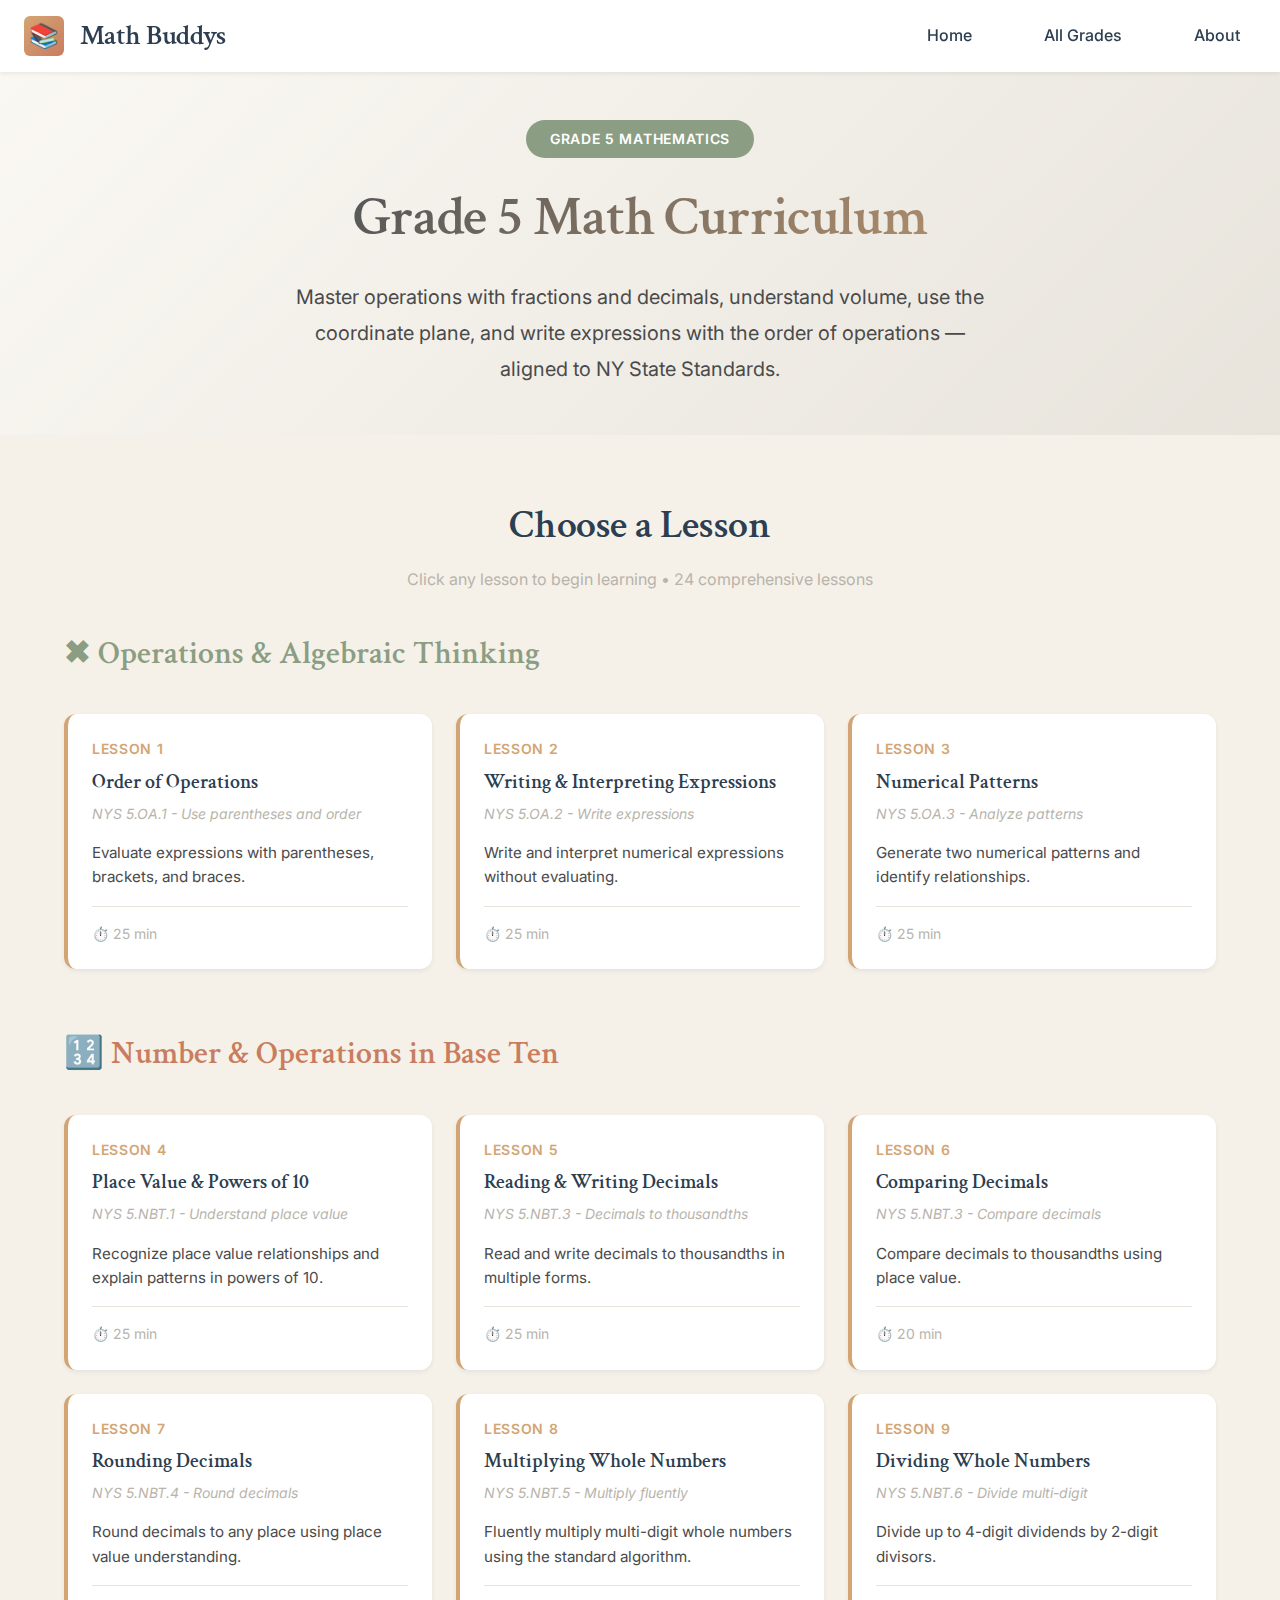
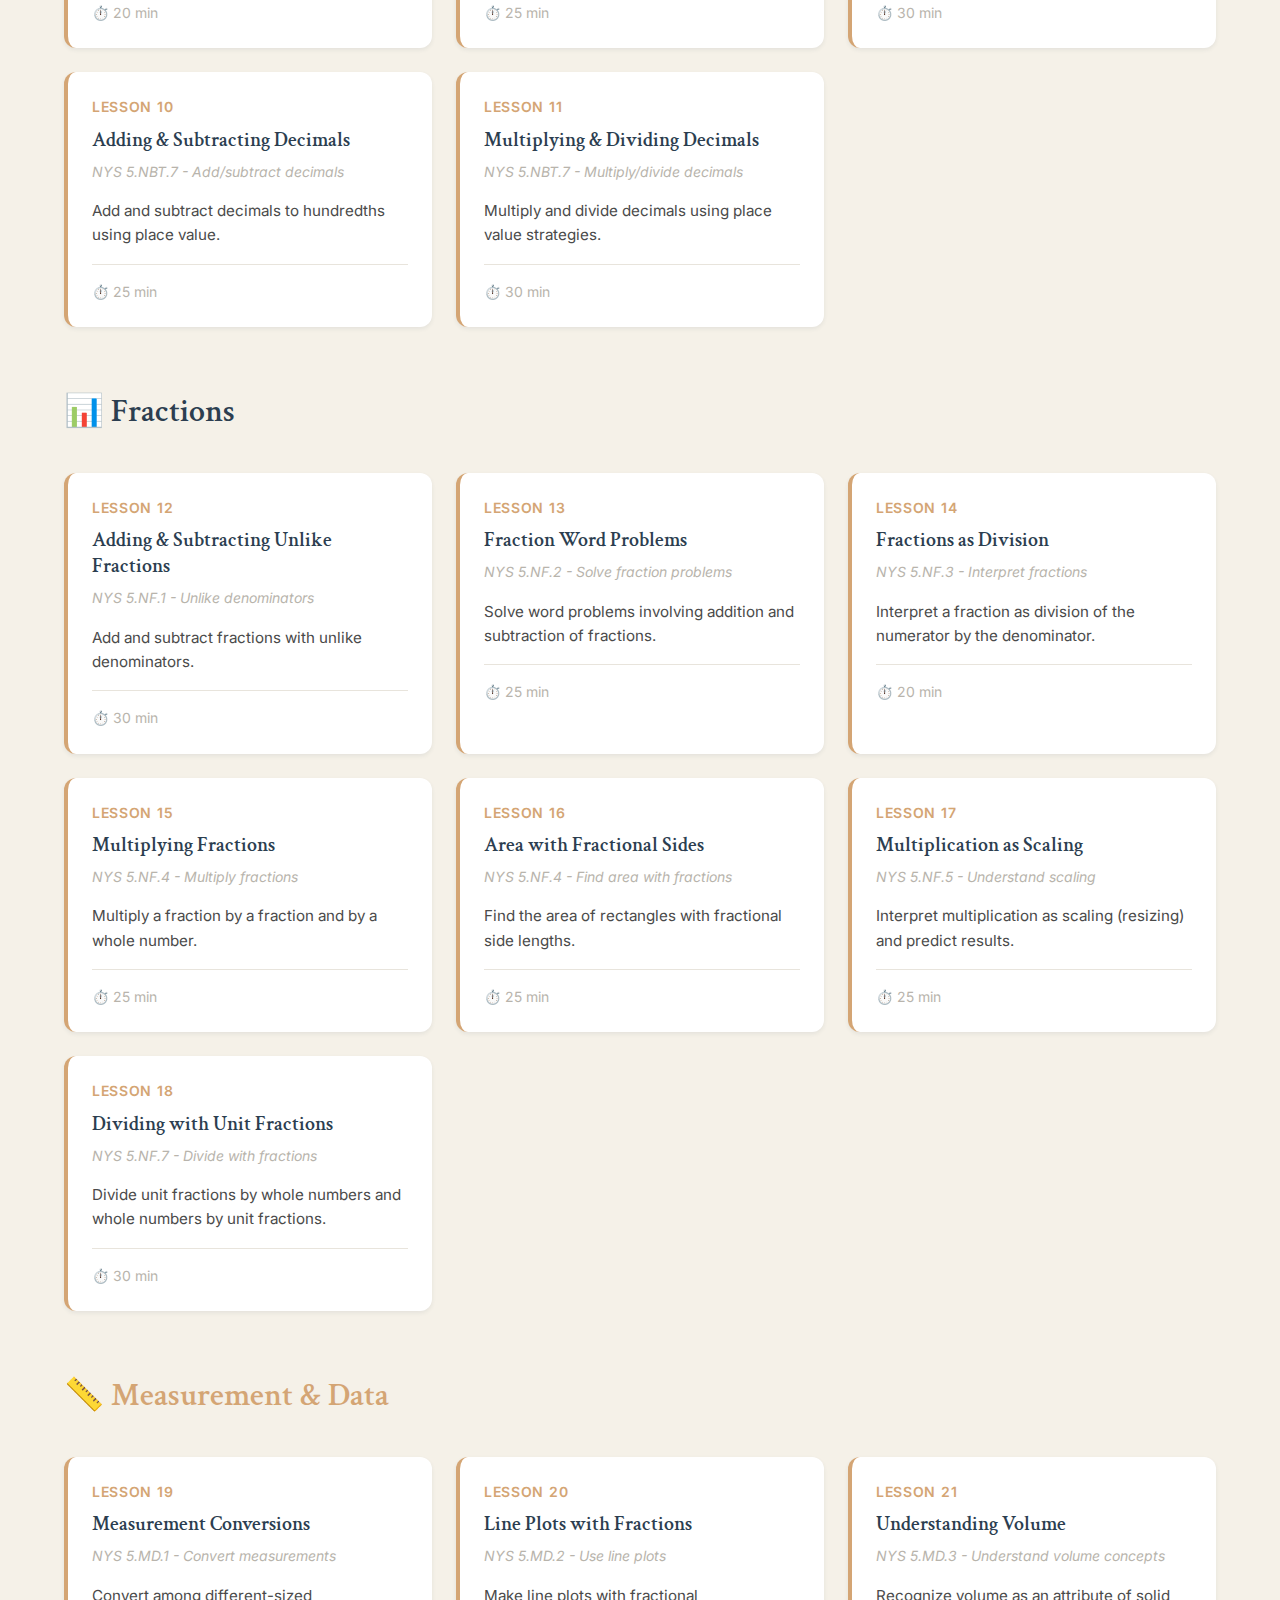
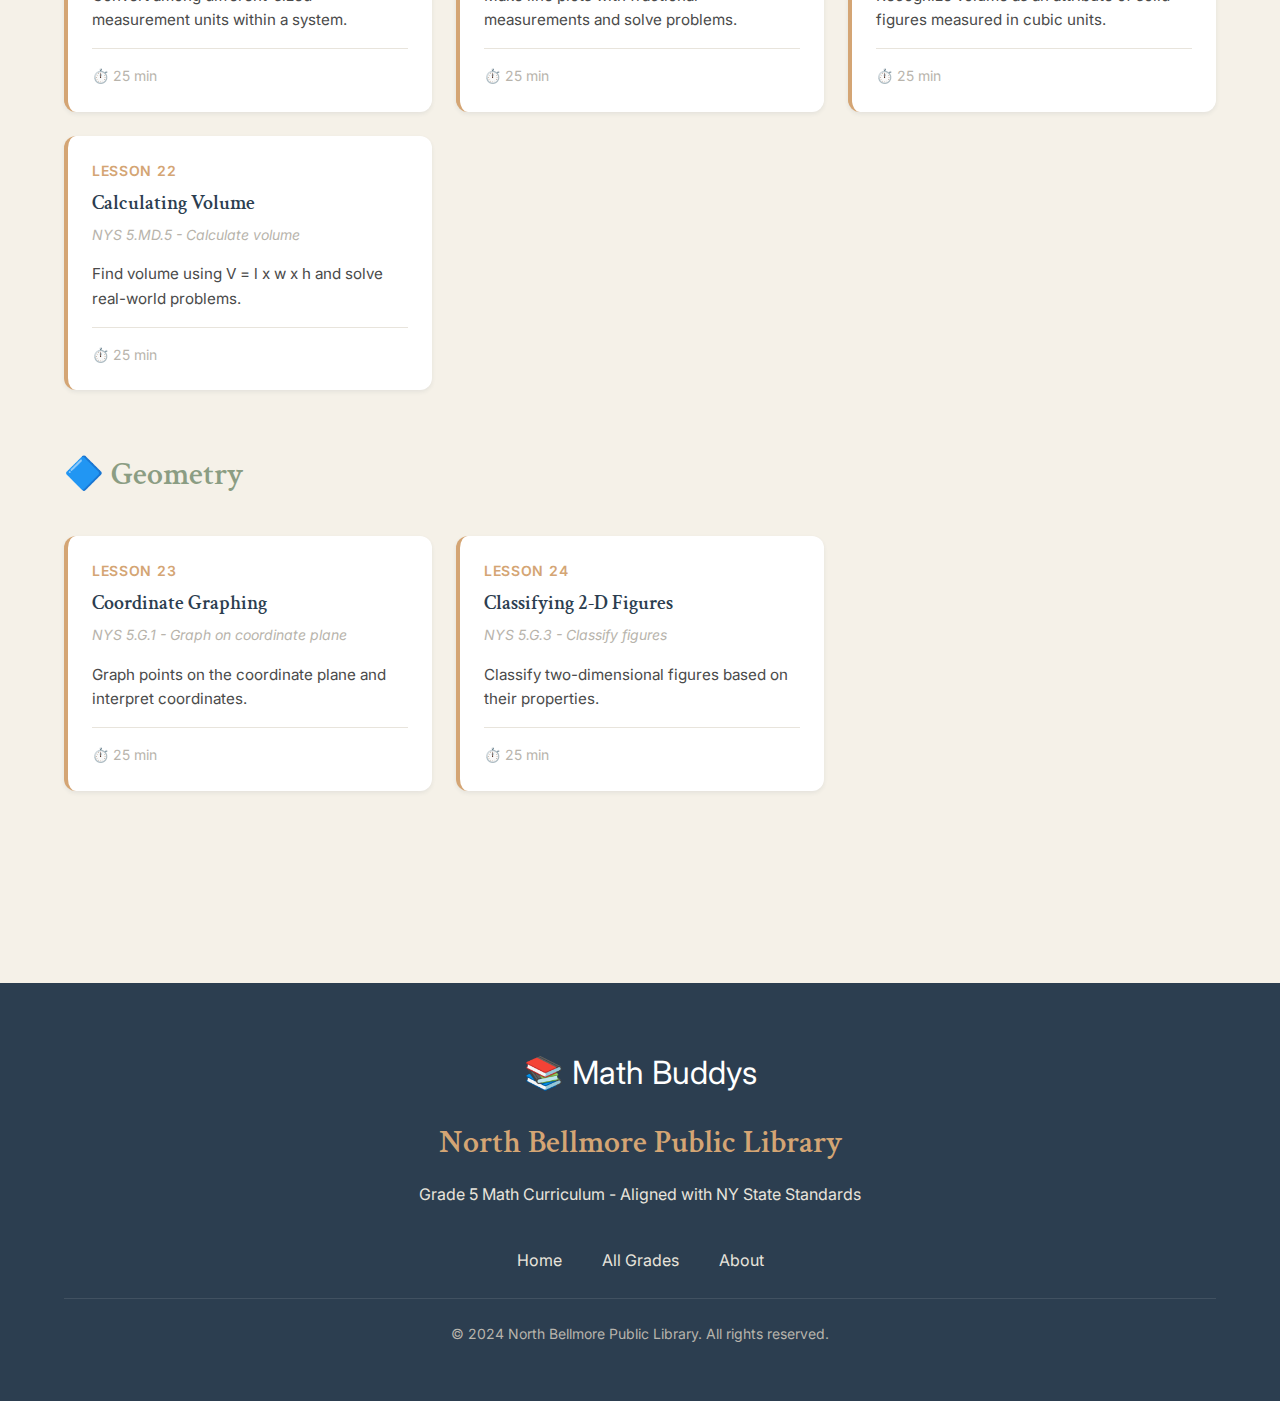
<file: grade5.html>
<!DOCTYPE html>
<html lang="en">
<head>
    <meta charset="UTF-8">
    <meta name="viewport" content="width=device-width, initial-scale=1.0">
    <meta name="description" content="Grade 5 Math Curriculum - 24 lessons aligned to NY State standards.">
    <title>Grade 5 Math | Math Buddys</title>
    <link rel="preconnect" href="https://fonts.googleapis.com">
    <link rel="preconnect" href="https://fonts.gstatic.com" crossorigin>
    <link href="https://fonts.googleapis.com/css2?family=Crimson+Text:wght@400;600;700&family=Inter:wght@400;500;600;700&display=swap" rel="stylesheet">
    <link rel="stylesheet" href="./styles.css">
    <link rel="icon" type="image/svg+xml" href="data:image/svg+xml,<svg xmlns='http://www.w3.org/2000/svg' viewBox='0 0 100 100'><text y='.9em' font-size='90'>📚</text></svg>">
</head>
<body>
    <a href="#main-content" class="skip-link">Skip to main content</a>
    <header>
        <div class="header-container">
            <div class="logo"><div class="logo-icon">📚</div><h1>Math Buddys</h1></div>
            <button class="mobile-menu-toggle" aria-label="Toggle menu">☰</button>
            <nav class="main-nav" aria-label="Main navigation">
                <ul><li><a href="index.html">Home</a></li><li><a href="index.html#grades">All Grades</a></li><li><a href="index.html#about">About</a></li></ul>
            </nav>
        </div>
    </header>
    <main id="main-content">
        <section class="hero" style="padding: 3rem 0;">
            <div class="container"><div class="text-center">
                <div class="hero-badge">Grade 5 Mathematics</div>
                <h1>Grade 5 Math Curriculum</h1>
                <p style="max-width: 700px; margin: 0 auto;">Master operations with fractions and decimals, understand volume, use the coordinate plane, and write expressions with the order of operations &mdash; aligned to NY State Standards.</p>
            </div></div>
        </section>
        <section class="section-lessons">
            <div class="container">
                <div class="text-center mb-lg">
                    <h2>Choose a Lesson</h2>
                    <p class="text-muted">Click any lesson to begin learning &bull; 24 comprehensive lessons</p>
                </div>

                <div class="mb-xl">
                    <h3 style="color: var(--sage-green); margin-bottom: var(--spacing-md);">&#10006; Operations &amp; Algebraic Thinking</h3>
                    <div class="lesson-grid">
                        <div class="lesson-card" data-lesson="g5-1">
                            <div class="lesson-number">Lesson 1</div>
                            <h4 class="lesson-title">Order of Operations</h4>
                            <p class="lesson-standard">NYS 5.OA.1 - Use parentheses and order</p>
                            <p class="lesson-description">Evaluate expressions with parentheses, brackets, and braces.</p>
                            <div class="lesson-meta">
                                <span class="lesson-duration">⏱️ 25 min</span>
                                <span class="progress-indicator" data-grade="grade5" data-lesson="g5-1"></span>
                            </div>
                        </div>
                        <div class="lesson-card" data-lesson="g5-2">
                            <div class="lesson-number">Lesson 2</div>
                            <h4 class="lesson-title">Writing &amp; Interpreting Expressions</h4>
                            <p class="lesson-standard">NYS 5.OA.2 - Write expressions</p>
                            <p class="lesson-description">Write and interpret numerical expressions without evaluating.</p>
                            <div class="lesson-meta">
                                <span class="lesson-duration">⏱️ 25 min</span>
                                <span class="progress-indicator" data-grade="grade5" data-lesson="g5-2"></span>
                            </div>
                        </div>
                        <div class="lesson-card" data-lesson="g5-3">
                            <div class="lesson-number">Lesson 3</div>
                            <h4 class="lesson-title">Numerical Patterns</h4>
                            <p class="lesson-standard">NYS 5.OA.3 - Analyze patterns</p>
                            <p class="lesson-description">Generate two numerical patterns and identify relationships.</p>
                            <div class="lesson-meta">
                                <span class="lesson-duration">⏱️ 25 min</span>
                                <span class="progress-indicator" data-grade="grade5" data-lesson="g5-3"></span>
                            </div>
                        </div>
                    </div>
                </div>
                <div class="mb-xl">
                    <h3 style="color: var(--warm-terracotta); margin-bottom: var(--spacing-md);">&#x1F522; Number &amp; Operations in Base Ten</h3>
                    <div class="lesson-grid">
                        <div class="lesson-card" data-lesson="g5-4">
                            <div class="lesson-number">Lesson 4</div>
                            <h4 class="lesson-title">Place Value &amp; Powers of 10</h4>
                            <p class="lesson-standard">NYS 5.NBT.1 - Understand place value</p>
                            <p class="lesson-description">Recognize place value relationships and explain patterns in powers of 10.</p>
                            <div class="lesson-meta">
                                <span class="lesson-duration">⏱️ 25 min</span>
                                <span class="progress-indicator" data-grade="grade5" data-lesson="g5-4"></span>
                            </div>
                        </div>
                        <div class="lesson-card" data-lesson="g5-5">
                            <div class="lesson-number">Lesson 5</div>
                            <h4 class="lesson-title">Reading &amp; Writing Decimals</h4>
                            <p class="lesson-standard">NYS 5.NBT.3 - Decimals to thousandths</p>
                            <p class="lesson-description">Read and write decimals to thousandths in multiple forms.</p>
                            <div class="lesson-meta">
                                <span class="lesson-duration">⏱️ 25 min</span>
                                <span class="progress-indicator" data-grade="grade5" data-lesson="g5-5"></span>
                            </div>
                        </div>
                        <div class="lesson-card" data-lesson="g5-6">
                            <div class="lesson-number">Lesson 6</div>
                            <h4 class="lesson-title">Comparing Decimals</h4>
                            <p class="lesson-standard">NYS 5.NBT.3 - Compare decimals</p>
                            <p class="lesson-description">Compare decimals to thousandths using place value.</p>
                            <div class="lesson-meta">
                                <span class="lesson-duration">⏱️ 20 min</span>
                                <span class="progress-indicator" data-grade="grade5" data-lesson="g5-6"></span>
                            </div>
                        </div>
                        <div class="lesson-card" data-lesson="g5-7">
                            <div class="lesson-number">Lesson 7</div>
                            <h4 class="lesson-title">Rounding Decimals</h4>
                            <p class="lesson-standard">NYS 5.NBT.4 - Round decimals</p>
                            <p class="lesson-description">Round decimals to any place using place value understanding.</p>
                            <div class="lesson-meta">
                                <span class="lesson-duration">⏱️ 20 min</span>
                                <span class="progress-indicator" data-grade="grade5" data-lesson="g5-7"></span>
                            </div>
                        </div>
                        <div class="lesson-card" data-lesson="g5-8">
                            <div class="lesson-number">Lesson 8</div>
                            <h4 class="lesson-title">Multiplying Whole Numbers</h4>
                            <p class="lesson-standard">NYS 5.NBT.5 - Multiply fluently</p>
                            <p class="lesson-description">Fluently multiply multi-digit whole numbers using the standard algorithm.</p>
                            <div class="lesson-meta">
                                <span class="lesson-duration">⏱️ 25 min</span>
                                <span class="progress-indicator" data-grade="grade5" data-lesson="g5-8"></span>
                            </div>
                        </div>
                        <div class="lesson-card" data-lesson="g5-9">
                            <div class="lesson-number">Lesson 9</div>
                            <h4 class="lesson-title">Dividing Whole Numbers</h4>
                            <p class="lesson-standard">NYS 5.NBT.6 - Divide multi-digit</p>
                            <p class="lesson-description">Divide up to 4-digit dividends by 2-digit divisors.</p>
                            <div class="lesson-meta">
                                <span class="lesson-duration">⏱️ 30 min</span>
                                <span class="progress-indicator" data-grade="grade5" data-lesson="g5-9"></span>
                            </div>
                        </div>
                        <div class="lesson-card" data-lesson="g5-10">
                            <div class="lesson-number">Lesson 10</div>
                            <h4 class="lesson-title">Adding &amp; Subtracting Decimals</h4>
                            <p class="lesson-standard">NYS 5.NBT.7 - Add/subtract decimals</p>
                            <p class="lesson-description">Add and subtract decimals to hundredths using place value.</p>
                            <div class="lesson-meta">
                                <span class="lesson-duration">⏱️ 25 min</span>
                                <span class="progress-indicator" data-grade="grade5" data-lesson="g5-10"></span>
                            </div>
                        </div>
                        <div class="lesson-card" data-lesson="g5-11">
                            <div class="lesson-number">Lesson 11</div>
                            <h4 class="lesson-title">Multiplying &amp; Dividing Decimals</h4>
                            <p class="lesson-standard">NYS 5.NBT.7 - Multiply/divide decimals</p>
                            <p class="lesson-description">Multiply and divide decimals using place value strategies.</p>
                            <div class="lesson-meta">
                                <span class="lesson-duration">⏱️ 30 min</span>
                                <span class="progress-indicator" data-grade="grade5" data-lesson="g5-11"></span>
                            </div>
                        </div>
                    </div>
                </div>
                <div class="mb-xl">
                    <h3 style="color: var(--dusty-blue); margin-bottom: var(--spacing-md);">&#x1F4CA; Fractions</h3>
                    <div class="lesson-grid">
                        <div class="lesson-card" data-lesson="g5-12">
                            <div class="lesson-number">Lesson 12</div>
                            <h4 class="lesson-title">Adding &amp; Subtracting Unlike Fractions</h4>
                            <p class="lesson-standard">NYS 5.NF.1 - Unlike denominators</p>
                            <p class="lesson-description">Add and subtract fractions with unlike denominators.</p>
                            <div class="lesson-meta">
                                <span class="lesson-duration">⏱️ 30 min</span>
                                <span class="progress-indicator" data-grade="grade5" data-lesson="g5-12"></span>
                            </div>
                        </div>
                        <div class="lesson-card" data-lesson="g5-13">
                            <div class="lesson-number">Lesson 13</div>
                            <h4 class="lesson-title">Fraction Word Problems</h4>
                            <p class="lesson-standard">NYS 5.NF.2 - Solve fraction problems</p>
                            <p class="lesson-description">Solve word problems involving addition and subtraction of fractions.</p>
                            <div class="lesson-meta">
                                <span class="lesson-duration">⏱️ 25 min</span>
                                <span class="progress-indicator" data-grade="grade5" data-lesson="g5-13"></span>
                            </div>
                        </div>
                        <div class="lesson-card" data-lesson="g5-14">
                            <div class="lesson-number">Lesson 14</div>
                            <h4 class="lesson-title">Fractions as Division</h4>
                            <p class="lesson-standard">NYS 5.NF.3 - Interpret fractions</p>
                            <p class="lesson-description">Interpret a fraction as division of the numerator by the denominator.</p>
                            <div class="lesson-meta">
                                <span class="lesson-duration">⏱️ 20 min</span>
                                <span class="progress-indicator" data-grade="grade5" data-lesson="g5-14"></span>
                            </div>
                        </div>
                        <div class="lesson-card" data-lesson="g5-15">
                            <div class="lesson-number">Lesson 15</div>
                            <h4 class="lesson-title">Multiplying Fractions</h4>
                            <p class="lesson-standard">NYS 5.NF.4 - Multiply fractions</p>
                            <p class="lesson-description">Multiply a fraction by a fraction and by a whole number.</p>
                            <div class="lesson-meta">
                                <span class="lesson-duration">⏱️ 25 min</span>
                                <span class="progress-indicator" data-grade="grade5" data-lesson="g5-15"></span>
                            </div>
                        </div>
                        <div class="lesson-card" data-lesson="g5-16">
                            <div class="lesson-number">Lesson 16</div>
                            <h4 class="lesson-title">Area with Fractional Sides</h4>
                            <p class="lesson-standard">NYS 5.NF.4 - Find area with fractions</p>
                            <p class="lesson-description">Find the area of rectangles with fractional side lengths.</p>
                            <div class="lesson-meta">
                                <span class="lesson-duration">⏱️ 25 min</span>
                                <span class="progress-indicator" data-grade="grade5" data-lesson="g5-16"></span>
                            </div>
                        </div>
                        <div class="lesson-card" data-lesson="g5-17">
                            <div class="lesson-number">Lesson 17</div>
                            <h4 class="lesson-title">Multiplication as Scaling</h4>
                            <p class="lesson-standard">NYS 5.NF.5 - Understand scaling</p>
                            <p class="lesson-description">Interpret multiplication as scaling (resizing) and predict results.</p>
                            <div class="lesson-meta">
                                <span class="lesson-duration">⏱️ 25 min</span>
                                <span class="progress-indicator" data-grade="grade5" data-lesson="g5-17"></span>
                            </div>
                        </div>
                        <div class="lesson-card" data-lesson="g5-18">
                            <div class="lesson-number">Lesson 18</div>
                            <h4 class="lesson-title">Dividing with Unit Fractions</h4>
                            <p class="lesson-standard">NYS 5.NF.7 - Divide with fractions</p>
                            <p class="lesson-description">Divide unit fractions by whole numbers and whole numbers by unit fractions.</p>
                            <div class="lesson-meta">
                                <span class="lesson-duration">⏱️ 30 min</span>
                                <span class="progress-indicator" data-grade="grade5" data-lesson="g5-18"></span>
                            </div>
                        </div>
                    </div>
                </div>
                <div class="mb-xl">
                    <h3 style="color: var(--muted-gold); margin-bottom: var(--spacing-md);">&#x1F4CF; Measurement &amp; Data</h3>
                    <div class="lesson-grid">
                        <div class="lesson-card" data-lesson="g5-19">
                            <div class="lesson-number">Lesson 19</div>
                            <h4 class="lesson-title">Measurement Conversions</h4>
                            <p class="lesson-standard">NYS 5.MD.1 - Convert measurements</p>
                            <p class="lesson-description">Convert among different-sized measurement units within a system.</p>
                            <div class="lesson-meta">
                                <span class="lesson-duration">⏱️ 25 min</span>
                                <span class="progress-indicator" data-grade="grade5" data-lesson="g5-19"></span>
                            </div>
                        </div>
                        <div class="lesson-card" data-lesson="g5-20">
                            <div class="lesson-number">Lesson 20</div>
                            <h4 class="lesson-title">Line Plots with Fractions</h4>
                            <p class="lesson-standard">NYS 5.MD.2 - Use line plots</p>
                            <p class="lesson-description">Make line plots with fractional measurements and solve problems.</p>
                            <div class="lesson-meta">
                                <span class="lesson-duration">⏱️ 25 min</span>
                                <span class="progress-indicator" data-grade="grade5" data-lesson="g5-20"></span>
                            </div>
                        </div>
                        <div class="lesson-card" data-lesson="g5-21">
                            <div class="lesson-number">Lesson 21</div>
                            <h4 class="lesson-title">Understanding Volume</h4>
                            <p class="lesson-standard">NYS 5.MD.3 - Understand volume concepts</p>
                            <p class="lesson-description">Recognize volume as an attribute of solid figures measured in cubic units.</p>
                            <div class="lesson-meta">
                                <span class="lesson-duration">⏱️ 25 min</span>
                                <span class="progress-indicator" data-grade="grade5" data-lesson="g5-21"></span>
                            </div>
                        </div>
                        <div class="lesson-card" data-lesson="g5-22">
                            <div class="lesson-number">Lesson 22</div>
                            <h4 class="lesson-title">Calculating Volume</h4>
                            <p class="lesson-standard">NYS 5.MD.5 - Calculate volume</p>
                            <p class="lesson-description">Find volume using V = l x w x h and solve real-world problems.</p>
                            <div class="lesson-meta">
                                <span class="lesson-duration">⏱️ 25 min</span>
                                <span class="progress-indicator" data-grade="grade5" data-lesson="g5-22"></span>
                            </div>
                        </div>
                    </div>
                </div>
                <div class="mb-xl">
                    <h3 style="color: var(--sage-green); margin-bottom: var(--spacing-md);">&#x1F537; Geometry</h3>
                    <div class="lesson-grid">
                        <div class="lesson-card" data-lesson="g5-23">
                            <div class="lesson-number">Lesson 23</div>
                            <h4 class="lesson-title">Coordinate Graphing</h4>
                            <p class="lesson-standard">NYS 5.G.1 - Graph on coordinate plane</p>
                            <p class="lesson-description">Graph points on the coordinate plane and interpret coordinates.</p>
                            <div class="lesson-meta">
                                <span class="lesson-duration">⏱️ 25 min</span>
                                <span class="progress-indicator" data-grade="grade5" data-lesson="g5-23"></span>
                            </div>
                        </div>
                        <div class="lesson-card" data-lesson="g5-24">
                            <div class="lesson-number">Lesson 24</div>
                            <h4 class="lesson-title">Classifying 2-D Figures</h4>
                            <p class="lesson-standard">NYS 5.G.3 - Classify figures</p>
                            <p class="lesson-description">Classify two-dimensional figures based on their properties.</p>
                            <div class="lesson-meta">
                                <span class="lesson-duration">⏱️ 25 min</span>
                                <span class="progress-indicator" data-grade="grade5" data-lesson="g5-24"></span>
                            </div>
                        </div>
                    </div>
                </div>
            </div>
        </section>

        <section id="lesson-g5-1" class="lesson-content" style="display: none;">
            <div class="container-narrow">
                <button class="btn btn-outline back-btn mb-md">&larr; Back to Lessons</button>
                <div class="lesson-header">
                    <div class="hero-badge">Lesson 1 &bull; Operations &amp; Algebraic Thinking</div>
                    <h2>Order of Operations</h2>
                    <p class="lesson-standard">NY State Standard: 5.OA.1</p>
                </div>
                <div class="lesson-objective animate-on-scroll">
                    <h4>&#x1F4CC; Learning Objective</h4>
                    <p>Students will evaluate expressions using parentheses, brackets, and the order of operations (PEMDAS).</p>
                </div>
                <div class="concept-explanation animate-on-scroll">
                    <h3>Order of Operations (PEMDAS)</h3>
<p>When an expression has multiple operations, follow this order:</p>
<p><strong>P</strong>arentheses first, then <strong>E</strong>xponents, then <strong>M</strong>ultiplication and <strong>D</strong>ivision (left to right), then <strong>A</strong>ddition and <strong>S</strong>ubtraction (left to right).</p>
<p>Example: 3 + 4 &times; 2 = 3 + 8 = 11 (multiply before adding).</p>
<p>With parentheses: (3 + 4) &times; 2 = 7 &times; 2 = 14 (parentheses first).</p>
                </div>
                <div class="worked-example animate-on-scroll">
                    <h4>&#x1F4DD; Worked Example: Order of Operations</h4>
                    <p><strong>Solve: 2 + 3 x (6 - 2)</strong></p>
                    <ol class="example-steps">
                        <li><strong>Parentheses first:</strong> (6-2) = 4.</li>
                        <li><strong>Multiply:</strong> 3 &times; 4 = 12.</li>
                        <li><strong>Add:</strong> 2 + 12 = <strong>14</strong>.</li>
                    </ol>
                    <div style="background: var(--warm-cream); padding: 1rem; border-radius: 8px; margin-top: 1rem;">
                        <strong>&#x1F4A1; Remember:</strong> Always work parentheses first, then multiply/divide, then add/subtract!
                    </div>
                </div>
                <div class="worked-example animate-on-scroll">
                    <h4>&#x1F91D; Guided Practice</h4>
                    <p><strong>Example 1: 8 - 2 x 3 = ?</strong></p>
                    <p>8-6 = <strong>2</strong> (multiply first)</p>
                    <p style="margin-top: 2rem;"><strong>Example 2: (8-2) x 3 = ?</strong></p>
                    <p>6 x 3 = <strong>18</strong></p>
                    <p style="margin-top: 2rem;"><strong>Example 3: 12 / 4 + 5 x 2 = ?</strong></p>
                    <p>3 + 10 = <strong>13</strong></p>
                </div>
                <div class="mt-xl">
                    <h3 class="text-center mb-lg">&#x270F;&#xFE0F; Independent Practice</h3>
                    <div id="practice-container-g5-1"></div>
                </div>
            </div>
        </section>

        <section id="lesson-g5-2" class="lesson-content" style="display: none;">
            <div class="container-narrow">
                <button class="btn btn-outline back-btn mb-md">&larr; Back to Lessons</button>
                <div class="lesson-header">
                    <div class="hero-badge">Lesson 2 &bull; Operations &amp; Algebraic Thinking</div>
                    <h2>Writing &amp; Interpreting Expressions</h2>
                    <p class="lesson-standard">NY State Standard: 5.OA.2</p>
                </div>
                <div class="lesson-objective animate-on-scroll">
                    <h4>&#x1F4CC; Learning Objective</h4>
                    <p>Students will write and interpret numerical expressions without evaluating them.</p>
                </div>
                <div class="concept-explanation animate-on-scroll">
                    <h3>Writing Expressions</h3>
<p>Translate words into math symbols:</p>
<p>"Add 8 and 7, then multiply by 2" = <strong>(8 + 7) &times; 2</strong></p>
<p>"Subtract 3 from 10, then divide by 2" = <strong>(10 - 3) &divide; 2</strong></p>
<p><strong>Interpreting</strong> means describing what an expression does without solving it.</p>
                </div>
                <div class="worked-example animate-on-scroll">
                    <h4>&#x1F4DD; Worked Example: Writing</h4>
                    <p><strong>Write: multiply 6 by the sum of 3 and 4.</strong></p>
                    <ol class="example-steps">
                        <li><strong>Sum of 3 and 4:</strong> (3 + 4).</li>
                        <li><strong>Multiply by 6:</strong> 6 &times; (3 + 4).</li>
                    </ol>
                    <div style="background: var(--warm-cream); padding: 1rem; border-radius: 8px; margin-top: 1rem;">
                        <strong>&#x1F4A1; Remember:</strong> Use parentheses to group what should happen first!
                    </div>
                </div>
                <div class="worked-example animate-on-scroll">
                    <h4>&#x1F91D; Guided Practice</h4>
                    <p><strong>Example 1: Divide 20 by 5, then add 3?</strong></p>
                    <p><strong>(20 &divide; 5) + 3</strong> or 20/5 + 3</p>
                    <p style="margin-top: 2rem;"><strong>Example 2: Double the difference of 9 and 4?</strong></p>
                    <p><strong>2 &times; (9 - 4)</strong></p>
                    <p style="margin-top: 2rem;"><strong>Example 3: What does 3 x (12-5) describe?</strong></p>
                    <p>3 times the difference of 12 and 5</p>
                </div>
                <div class="mt-xl">
                    <h3 class="text-center mb-lg">&#x270F;&#xFE0F; Independent Practice</h3>
                    <div id="practice-container-g5-2"></div>
                </div>
            </div>
        </section>

        <section id="lesson-g5-3" class="lesson-content" style="display: none;">
            <div class="container-narrow">
                <button class="btn btn-outline back-btn mb-md">&larr; Back to Lessons</button>
                <div class="lesson-header">
                    <div class="hero-badge">Lesson 3 &bull; Operations &amp; Algebraic Thinking</div>
                    <h2>Numerical Patterns</h2>
                    <p class="lesson-standard">NY State Standard: 5.OA.3</p>
                </div>
                <div class="lesson-objective animate-on-scroll">
                    <h4>&#x1F4CC; Learning Objective</h4>
                    <p>Students will generate two numerical patterns using given rules and identify relationships between them.</p>
                </div>
                <div class="concept-explanation animate-on-scroll">
                    <h3>Corresponding Patterns</h3>
<p>Generate two patterns starting from 0 with different rules, then compare them.</p>
<p>Pattern A (add 2): 0, 2, 4, 6, 8, 10. Pattern B (add 6): 0, 6, 12, 18, 24, 30.</p>
<p><strong>Relationship:</strong> Each term in B is <strong>3 times</strong> the corresponding term in A. This is because 6/2 = 3.</p>
<p>You can graph these as ordered pairs: (0,0), (2,6), (4,12)...</p>
                </div>
                <div class="worked-example animate-on-scroll">
                    <h4>&#x1F4DD; Worked Example: Finding Relationships</h4>
                    <p><strong>Pattern X: add 1 (0,1,2,3,4). Pattern Y: add 3 (0,3,6,9,12). Relationship?</strong></p>
                    <ol class="example-steps">
                        <li><strong>Compare:</strong> 0=0, 3=3x1, 6=3x2, 9=3x3, 12=3x4.</li>
                        <li><strong>Rule:</strong> Y is always <strong>3 times X</strong>.</li>
                    </ol>
                    <div style="background: var(--warm-cream); padding: 1rem; border-radius: 8px; margin-top: 1rem;">
                        <strong>&#x1F4A1; Remember:</strong> Divide the rules to find the multiplier between patterns!
                    </div>
                </div>
                <div class="worked-example animate-on-scroll">
                    <h4>&#x1F91D; Guided Practice</h4>
                    <p><strong>Example 1: Add 2 vs add 8. Relationship?</strong></p>
                    <p>Each term of B is <strong>4 times</strong> A (8/2=4)</p>
                    <p style="margin-top: 2rem;"><strong>Example 2: Add 5 vs add 10?</strong></p>
                    <p>B is <strong>2 times</strong> A</p>
                    <p style="margin-top: 2rem;"><strong>Example 3: First pair from add-3 and add-9?</strong></p>
                    <p>(0,0), (3,9), (6,18)...</p>
                </div>
                <div class="mt-xl">
                    <h3 class="text-center mb-lg">&#x270F;&#xFE0F; Independent Practice</h3>
                    <div id="practice-container-g5-3"></div>
                </div>
            </div>
        </section>

        <section id="lesson-g5-4" class="lesson-content" style="display: none;">
            <div class="container-narrow">
                <button class="btn btn-outline back-btn mb-md">&larr; Back to Lessons</button>
                <div class="lesson-header">
                    <div class="hero-badge">Lesson 4 &bull; Number &amp; Operations in Base Ten</div>
                    <h2>Place Value &amp; Powers of 10</h2>
                    <p class="lesson-standard">NY State Standard: 5.NBT.1</p>
                </div>
                <div class="lesson-objective animate-on-scroll">
                    <h4>&#x1F4CC; Learning Objective</h4>
                    <p>Students will recognize that a digit in one place is 10 times the digit to its right and 1/10 the digit to its left.</p>
                </div>
                <div class="concept-explanation animate-on-scroll">
                    <h3>Place Value and Powers of 10</h3>
<p>Each place is <strong>10 times</strong> the place to its right and <strong>1/10</strong> the place to its left.</p>
<p><strong>Powers of 10:</strong> 10^1=10, 10^2=100, 10^3=1,000, 10^4=10,000.</p>
<p>Multiplying by 10 shifts digits one place <strong>left</strong>. Dividing by 10 shifts digits one place <strong>right</strong>.</p>
<p>Example: 3.5 &times; 100 = 350. 350 &divide; 10 = 35.</p>
                </div>
                <div class="worked-example animate-on-scroll">
                    <h4>&#x1F4DD; Worked Example: Powers of 10</h4>
                    <p><strong>Calculate: 4.6 x 1,000</strong></p>
                    <ol class="example-steps">
                        <li><strong>Multiply by 1,000 = 10^3.</strong></li>
                        <li><strong>Shift decimal 3 places right:</strong> 4.600 &rarr; 4600.</li>
                        <li><strong>Answer:</strong> <strong>4,600</strong>.</li>
                    </ol>
                    <div style="background: var(--warm-cream); padding: 1rem; border-radius: 8px; margin-top: 1rem;">
                        <strong>&#x1F4A1; Remember:</strong> Count the zeros in the power of 10 to know how many places to shift!
                    </div>
                </div>
                <div class="worked-example animate-on-scroll">
                    <h4>&#x1F91D; Guided Practice</h4>
                    <p><strong>Example 1: 2.5 x 10 = ?</strong></p>
                    <p><strong>25</strong></p>
                    <p style="margin-top: 2rem;"><strong>Example 2: 730 / 100 = ?</strong></p>
                    <p><strong>7.3</strong></p>
                    <p style="margin-top: 2rem;"><strong>Example 3: 0.04 x 1000 = ?</strong></p>
                    <p><strong>40</strong></p>
                </div>
                <div class="mt-xl">
                    <h3 class="text-center mb-lg">&#x270F;&#xFE0F; Independent Practice</h3>
                    <div id="practice-container-g5-4"></div>
                </div>
            </div>
        </section>

        <section id="lesson-g5-5" class="lesson-content" style="display: none;">
            <div class="container-narrow">
                <button class="btn btn-outline back-btn mb-md">&larr; Back to Lessons</button>
                <div class="lesson-header">
                    <div class="hero-badge">Lesson 5 &bull; Number &amp; Operations in Base Ten</div>
                    <h2>Reading &amp; Writing Decimals</h2>
                    <p class="lesson-standard">NY State Standard: 5.NBT.3</p>
                </div>
                <div class="lesson-objective animate-on-scroll">
                    <h4>&#x1F4CC; Learning Objective</h4>
                    <p>Students will read and write decimals to thousandths in standard, word, and expanded form.</p>
                </div>
                <div class="concept-explanation animate-on-scroll">
                    <h3>Decimals to Thousandths</h3>
<p>Places after the decimal: <strong>tenths</strong> (0.1), <strong>hundredths</strong> (0.01), <strong>thousandths</strong> (0.001).</p>
<p><strong>Standard:</strong> 3.427. <strong>Word:</strong> three and four hundred twenty-seven thousandths.</p>
<p><strong>Expanded:</strong> 3 + 0.4 + 0.02 + 0.007 or 3 + 4/10 + 2/100 + 7/1000.</p>
                </div>
                <div class="worked-example animate-on-scroll">
                    <h4>&#x1F4DD; Worked Example: Writing Decimals</h4>
                    <p><strong>Write 12.059 in word form.</strong></p>
                    <ol class="example-steps">
                        <li><strong>Whole part:</strong> twelve.</li>
                        <li><strong>Decimal part:</strong> 059 thousandths = fifty-nine thousandths.</li>
                        <li><strong>Word form:</strong> twelve and fifty-nine thousandths.</li>
                    </ol>
                    <div style="background: var(--warm-cream); padding: 1rem; border-radius: 8px; margin-top: 1rem;">
                        <strong>&#x1F4A1; Remember:</strong> The last decimal place names the whole decimal: tenths, hundredths, or thousandths.
                    </div>
                </div>
                <div class="worked-example animate-on-scroll">
                    <h4>&#x1F91D; Guided Practice</h4>
                    <p><strong>Example 1: 0.300 in words?</strong></p>
                    <p><strong>three hundred thousandths</strong> (or three tenths)</p>
                    <p style="margin-top: 2rem;"><strong>Example 2: Write 'eight and fourteen hundredths.'</strong></p>
                    <p><strong>8.14</strong></p>
                    <p style="margin-top: 2rem;"><strong>Example 3: Expanded form of 0.235?</strong></p>
                    <p>0.2 + 0.03 + 0.005</p>
                </div>
                <div class="mt-xl">
                    <h3 class="text-center mb-lg">&#x270F;&#xFE0F; Independent Practice</h3>
                    <div id="practice-container-g5-5"></div>
                </div>
            </div>
        </section>

        <section id="lesson-g5-6" class="lesson-content" style="display: none;">
            <div class="container-narrow">
                <button class="btn btn-outline back-btn mb-md">&larr; Back to Lessons</button>
                <div class="lesson-header">
                    <div class="hero-badge">Lesson 6 &bull; Number &amp; Operations in Base Ten</div>
                    <h2>Comparing Decimals</h2>
                    <p class="lesson-standard">NY State Standard: 5.NBT.3</p>
                </div>
                <div class="lesson-objective animate-on-scroll">
                    <h4>&#x1F4CC; Learning Objective</h4>
                    <p>Students will compare decimals to thousandths using place value.</p>
                </div>
                <div class="concept-explanation animate-on-scroll">
                    <h3>Comparing Decimals to Thousandths</h3>
<p>Compare place by place from left to right. Add trailing zeros to make the same number of decimal places.</p>
<p>0.45 vs 0.405: rewrite as 0.450 vs 0.405. Tenths: both 4. Hundredths: 5 &gt; 0. So <strong>0.45 &gt; 0.405</strong>.</p>
                </div>
                <div class="worked-example animate-on-scroll">
                    <h4>&#x1F4DD; Worked Example: Comparing</h4>
                    <p><strong>Compare 3.62 and 3.062.</strong></p>
                    <ol class="example-steps">
                        <li><strong>Ones:</strong> Both 3.</li>
                        <li><strong>Tenths:</strong> 6 vs 0. 6 &gt; 0.</li>
                        <li><strong>Answer:</strong> <strong>3.62 &gt; 3.062</strong>.</li>
                    </ol>
                    <div style="background: var(--warm-cream); padding: 1rem; border-radius: 8px; margin-top: 1rem;">
                        <strong>&#x1F4A1; Remember:</strong> Align decimals and compare left to right!
                    </div>
                </div>
                <div class="worked-example animate-on-scroll">
                    <h4>&#x1F91D; Guided Practice</h4>
                    <p><strong>Example 1: 0.5 vs 0.500?</strong></p>
                    <p><strong>Equal</strong></p>
                    <p style="margin-top: 2rem;"><strong>Example 2: 1.29 vs 1.3?</strong></p>
                    <p>1.290 vs 1.300. <strong>1.29 &lt; 1.3</strong></p>
                    <p style="margin-top: 2rem;"><strong>Example 3: 0.099 vs 0.1?</strong></p>
                    <p>0.099 vs 0.100. <strong>0.099 &lt; 0.1</strong></p>
                </div>
                <div class="mt-xl">
                    <h3 class="text-center mb-lg">&#x270F;&#xFE0F; Independent Practice</h3>
                    <div id="practice-container-g5-6"></div>
                </div>
            </div>
        </section>

        <section id="lesson-g5-7" class="lesson-content" style="display: none;">
            <div class="container-narrow">
                <button class="btn btn-outline back-btn mb-md">&larr; Back to Lessons</button>
                <div class="lesson-header">
                    <div class="hero-badge">Lesson 7 &bull; Number &amp; Operations in Base Ten</div>
                    <h2>Rounding Decimals</h2>
                    <p class="lesson-standard">NY State Standard: 5.NBT.4</p>
                </div>
                <div class="lesson-objective animate-on-scroll">
                    <h4>&#x1F4CC; Learning Objective</h4>
                    <p>Students will round decimals to any place.</p>
                </div>
                <div class="concept-explanation animate-on-scroll">
                    <h3>Rounding Decimals</h3>
<p>Same rules as whole numbers: find the rounding place, look at the digit to its right.</p>
<p>Round 3.846 to the nearest tenth: look at hundredths (4). 4 &lt; 5, round down: <strong>3.8</strong>.</p>
<p>Round 3.846 to the nearest hundredth: look at thousandths (6). 6 &ge; 5, round up: <strong>3.85</strong>.</p>
                </div>
                <div class="worked-example animate-on-scroll">
                    <h4>&#x1F4DD; Worked Example: Rounding</h4>
                    <p><strong>Round 12.347 to the nearest hundredth.</strong></p>
                    <ol class="example-steps">
                        <li><strong>Hundredths digit:</strong> 4.</li>
                        <li><strong>Look right (thousandths):</strong> 7.</li>
                        <li><strong>7 &ge; 5:</strong> Round up.</li>
                        <li><strong>Answer:</strong> <strong>12.35</strong>.</li>
                    </ol>
                    <div style="background: var(--warm-cream); padding: 1rem; border-radius: 8px; margin-top: 1rem;">
                        <strong>&#x1F4A1; Remember:</strong> Find the digit, look right, decide up or down!
                    </div>
                </div>
                <div class="worked-example animate-on-scroll">
                    <h4>&#x1F91D; Guided Practice</h4>
                    <p><strong>Example 1: Round 6.725 to nearest tenth?</strong></p>
                    <p>Look at 2. 2<5. <strong>6.7</strong></p>
                    <p style="margin-top: 2rem;"><strong>Example 2: Round 0.999 to nearest tenth?</strong></p>
                    <p><strong>1.0</strong></p>
                    <p style="margin-top: 2rem;"><strong>Example 3: Round 45.555 to nearest one?</strong></p>
                    <p><strong>46</strong></p>
                </div>
                <div class="mt-xl">
                    <h3 class="text-center mb-lg">&#x270F;&#xFE0F; Independent Practice</h3>
                    <div id="practice-container-g5-7"></div>
                </div>
            </div>
        </section>

        <section id="lesson-g5-8" class="lesson-content" style="display: none;">
            <div class="container-narrow">
                <button class="btn btn-outline back-btn mb-md">&larr; Back to Lessons</button>
                <div class="lesson-header">
                    <div class="hero-badge">Lesson 8 &bull; Number &amp; Operations in Base Ten</div>
                    <h2>Multiplying Whole Numbers</h2>
                    <p class="lesson-standard">NY State Standard: 5.NBT.5</p>
                </div>
                <div class="lesson-objective animate-on-scroll">
                    <h4>&#x1F4CC; Learning Objective</h4>
                    <p>Students will fluently multiply multi-digit whole numbers using the standard algorithm.</p>
                </div>
                <div class="concept-explanation animate-on-scroll">
                    <h3>Multi-Digit Multiplication</h3>
<p>Use the <strong>standard algorithm</strong>: multiply by ones, then tens, then hundreds, and add partial products.</p>
<p>Example: 345 &times; 27. 345&times;7=2,415. 345&times;20=6,900. Total: 2,415+6,900=<strong>9,315</strong>.</p>
                </div>
                <div class="worked-example animate-on-scroll">
                    <h4>&#x1F4DD; Worked Example: Standard Algorithm</h4>
                    <p><strong>463 x 52 = ?</strong></p>
                    <ol class="example-steps">
                        <li><strong>463 &times; 2 = 926</strong> (ones).</li>
                        <li><strong>463 &times; 50 = 23,150</strong> (tens).</li>
                        <li><strong>Add:</strong> 926 + 23,150 = <strong>24,076</strong>.</li>
                    </ol>
                    <div style="background: var(--warm-cream); padding: 1rem; border-radius: 8px; margin-top: 1rem;">
                        <strong>&#x1F4A1; Remember:</strong> Line up partial products carefully. The tens product shifts one place left!
                    </div>
                </div>
                <div class="worked-example animate-on-scroll">
                    <h4>&#x1F91D; Guided Practice</h4>
                    <p><strong>Example 1: 128 x 35 = ?</strong></p>
                    <p>128x5=640, 128x30=3840. <strong>4,480</strong></p>
                    <p style="margin-top: 2rem;"><strong>Example 2: 500 x 40 = ?</strong></p>
                    <p><strong>20,000</strong></p>
                    <p style="margin-top: 2rem;"><strong>Example 3: 1,234 x 5 = ?</strong></p>
                    <p><strong>6,170</strong></p>
                </div>
                <div class="mt-xl">
                    <h3 class="text-center mb-lg">&#x270F;&#xFE0F; Independent Practice</h3>
                    <div id="practice-container-g5-8"></div>
                </div>
            </div>
        </section>

        <section id="lesson-g5-9" class="lesson-content" style="display: none;">
            <div class="container-narrow">
                <button class="btn btn-outline back-btn mb-md">&larr; Back to Lessons</button>
                <div class="lesson-header">
                    <div class="hero-badge">Lesson 9 &bull; Number &amp; Operations in Base Ten</div>
                    <h2>Dividing Whole Numbers</h2>
                    <p class="lesson-standard">NY State Standard: 5.NBT.6</p>
                </div>
                <div class="lesson-objective animate-on-scroll">
                    <h4>&#x1F4CC; Learning Objective</h4>
                    <p>Students will divide up to 4-digit dividends by 2-digit divisors.</p>
                </div>
                <div class="concept-explanation animate-on-scroll">
                    <h3>Dividing by Two-Digit Numbers</h3>
<p>Use <strong>long division</strong> or <strong>estimate and check</strong>.</p>
<p>For 1,344 &divide; 32: Estimate: 32 &times; 40 = 1,280. 32 &times; 42 = 1,344. Answer: <strong>42</strong>.</p>
<p>Steps: Divide, multiply, subtract, bring down. Repeat.</p>
                </div>
                <div class="worked-example animate-on-scroll">
                    <h4>&#x1F4DD; Worked Example: Long Division</h4>
                    <p><strong>936 / 24 = ?</strong></p>
                    <ol class="example-steps">
                        <li><strong>24 into 93:</strong> estimate 3 (24x3=72). 93-72=21.</li>
                        <li><strong>Bring down 6:</strong> 216. 24 into 216: 9 (24x9=216). 216-216=0.</li>
                        <li><strong>Answer:</strong> <strong>39</strong>.</li>
                    </ol>
                    <div style="background: var(--warm-cream); padding: 1rem; border-radius: 8px; margin-top: 1rem;">
                        <strong>&#x1F4A1; Remember:</strong> Estimate first! Use multiplication facts to guide your division.
                    </div>
                </div>
                <div class="worked-example animate-on-scroll">
                    <h4>&#x1F91D; Guided Practice</h4>
                    <p><strong>Example 1: 750 / 25 = ?</strong></p>
                    <p><strong>30</strong></p>
                    <p style="margin-top: 2rem;"><strong>Example 2: 1,000 / 50 = ?</strong></p>
                    <p><strong>20</strong></p>
                    <p style="margin-top: 2rem;"><strong>Example 3: 4,200 / 14 = ?</strong></p>
                    <p><strong>300</strong></p>
                </div>
                <div class="mt-xl">
                    <h3 class="text-center mb-lg">&#x270F;&#xFE0F; Independent Practice</h3>
                    <div id="practice-container-g5-9"></div>
                </div>
            </div>
        </section>

        <section id="lesson-g5-10" class="lesson-content" style="display: none;">
            <div class="container-narrow">
                <button class="btn btn-outline back-btn mb-md">&larr; Back to Lessons</button>
                <div class="lesson-header">
                    <div class="hero-badge">Lesson 10 &bull; Number &amp; Operations in Base Ten</div>
                    <h2>Adding &amp; Subtracting Decimals</h2>
                    <p class="lesson-standard">NY State Standard: 5.NBT.7</p>
                </div>
                <div class="lesson-objective animate-on-scroll">
                    <h4>&#x1F4CC; Learning Objective</h4>
                    <p>Students will add and subtract decimals to hundredths.</p>
                </div>
                <div class="concept-explanation animate-on-scroll">
                    <h3>Decimal Addition and Subtraction</h3>
<p><strong>Key rule:</strong> Line up the <strong>decimal points</strong>. Add zeros to fill empty places.</p>
<p>3.4 + 2.75: rewrite as 3.40 + 2.75. Add column by column: <strong>6.15</strong>.</p>
<p>5 - 2.37: rewrite as 5.00 - 2.37. Borrow as needed: <strong>2.63</strong>.</p>
                </div>
                <div class="worked-example animate-on-scroll">
                    <h4>&#x1F4DD; Worked Example: Adding Decimals</h4>
                    <p><strong>12.6 + 3.45 = ?</strong></p>
                    <ol class="example-steps">
                        <li><strong>Align:</strong> 12.60 + 3.45.</li>
                        <li><strong>Add:</strong> 0+5=5, 6+4=10 (carry 1), 2+3+1=6, 1+0=1.</li>
                        <li><strong>Answer:</strong> <strong>16.05</strong>.</li>
                    </ol>
                    <div style="background: var(--warm-cream); padding: 1rem; border-radius: 8px; margin-top: 1rem;">
                        <strong>&#x1F4A1; Remember:</strong> Always line up the decimal points and fill with zeros!
                    </div>
                </div>
                <div class="worked-example animate-on-scroll">
                    <h4>&#x1F91D; Guided Practice</h4>
                    <p><strong>Example 1: 4.5 - 1.23 = ?</strong></p>
                    <p>4.50 - 1.23 = <strong>3.27</strong></p>
                    <p style="margin-top: 2rem;"><strong>Example 2: 0.8 + 0.75 = ?</strong></p>
                    <p>0.80 + 0.75 = <strong>1.55</strong></p>
                    <p style="margin-top: 2rem;"><strong>Example 3: 10 - 3.6 = ?</strong></p>
                    <p>10.0 - 3.6 = <strong>6.4</strong></p>
                </div>
                <div class="mt-xl">
                    <h3 class="text-center mb-lg">&#x270F;&#xFE0F; Independent Practice</h3>
                    <div id="practice-container-g5-10"></div>
                </div>
            </div>
        </section>

        <section id="lesson-g5-11" class="lesson-content" style="display: none;">
            <div class="container-narrow">
                <button class="btn btn-outline back-btn mb-md">&larr; Back to Lessons</button>
                <div class="lesson-header">
                    <div class="hero-badge">Lesson 11 &bull; Number &amp; Operations in Base Ten</div>
                    <h2>Multiplying &amp; Dividing Decimals</h2>
                    <p class="lesson-standard">NY State Standard: 5.NBT.7</p>
                </div>
                <div class="lesson-objective animate-on-scroll">
                    <h4>&#x1F4CC; Learning Objective</h4>
                    <p>Students will multiply and divide decimals using place value strategies.</p>
                </div>
                <div class="concept-explanation animate-on-scroll">
                    <h3>Multiplying Decimals</h3>
<p>Multiply as whole numbers, then count total decimal places in both factors. Place the decimal that many places from the right.</p>
<p>2.5 &times; 0.3: 25 &times; 3 = 75. Total decimal places: 1+1=2. Answer: <strong>0.75</strong>.</p>
<h4 style="margin-top:1.5rem;">Dividing Decimals</h4>
<p>Make the divisor a whole number by shifting both decimals. 4.5 &divide; 0.9 = 45 &divide; 9 = <strong>5</strong>.</p>
                </div>
                <div class="worked-example animate-on-scroll">
                    <h4>&#x1F4DD; Worked Example: Multiplying Decimals</h4>
                    <p><strong>3.4 x 2.6 = ?</strong></p>
                    <ol class="example-steps">
                        <li><strong>Multiply as whole numbers:</strong> 34 &times; 26 = 884.</li>
                        <li><strong>Count decimal places:</strong> 1 + 1 = 2.</li>
                        <li><strong>Place decimal:</strong> <strong>8.84</strong>.</li>
                    </ol>
                    <div style="background: var(--warm-cream); padding: 1rem; border-radius: 8px; margin-top: 1rem;">
                        <strong>&#x1F4A1; Remember:</strong> Multiply ignoring decimals, then count places and put the point back!
                    </div>
                </div>
                <div class="worked-example animate-on-scroll">
                    <h4>&#x1F91D; Guided Practice</h4>
                    <p><strong>Example 1: 0.6 x 0.4 = ?</strong></p>
                    <p>6x4=24, 2 decimal places: <strong>0.24</strong></p>
                    <p style="margin-top: 2rem;"><strong>Example 2: 7.2 / 0.8 = ?</strong></p>
                    <p>72/8 = <strong>9</strong></p>
                    <p style="margin-top: 2rem;"><strong>Example 3: 1.5 x 0.2 = ?</strong></p>
                    <p>15x2=30, 2 places: <strong>0.30 = 0.3</strong></p>
                </div>
                <div class="mt-xl">
                    <h3 class="text-center mb-lg">&#x270F;&#xFE0F; Independent Practice</h3>
                    <div id="practice-container-g5-11"></div>
                </div>
            </div>
        </section>

        <section id="lesson-g5-12" class="lesson-content" style="display: none;">
            <div class="container-narrow">
                <button class="btn btn-outline back-btn mb-md">&larr; Back to Lessons</button>
                <div class="lesson-header">
                    <div class="hero-badge">Lesson 12 &bull; Fractions</div>
                    <h2>Adding &amp; Subtracting Unlike Fractions</h2>
                    <p class="lesson-standard">NY State Standard: 5.NF.1</p>
                </div>
                <div class="lesson-objective animate-on-scroll">
                    <h4>&#x1F4CC; Learning Objective</h4>
                    <p>Students will add and subtract fractions with unlike denominators by finding common denominators.</p>
                </div>
                <div class="concept-explanation animate-on-scroll">
                    <h3>Unlike Denominators</h3>
<p>To add or subtract fractions with <strong>different denominators</strong>, first find a <strong>common denominator</strong>.</p>
<p>1/3 + 1/4: LCD = 12. 1/3 = 4/12. 1/4 = 3/12. 4/12 + 3/12 = <strong>7/12</strong>.</p>
<p><strong>Steps:</strong> 1. Find the LCD. 2. Convert both fractions. 3. Add or subtract numerators. 4. Simplify if needed.</p>
                </div>
                <div class="worked-example animate-on-scroll">
                    <h4>&#x1F4DD; Worked Example: Adding Unlike Fractions</h4>
                    <p><strong>2/3 + 1/6 = ?</strong></p>
                    <ol class="example-steps">
                        <li><strong>LCD of 3 and 6:</strong> 6.</li>
                        <li><strong>Convert:</strong> 2/3 = 4/6.</li>
                        <li><strong>Add:</strong> 4/6 + 1/6 = <strong>5/6</strong>.</li>
                    </ol>
                    <div style="background: var(--warm-cream); padding: 1rem; border-radius: 8px; margin-top: 1rem;">
                        <strong>&#x1F4A1; Remember:</strong> Find the LCD, convert, then add or subtract!
                    </div>
                </div>
                <div class="worked-example animate-on-scroll">
                    <h4>&#x1F91D; Guided Practice</h4>
                    <p><strong>Example 1: 1/2 + 1/3 = ?</strong></p>
                    <p>3/6 + 2/6 = <strong>5/6</strong></p>
                    <p style="margin-top: 2rem;"><strong>Example 2: 3/4 - 1/3 = ?</strong></p>
                    <p>9/12 - 4/12 = <strong>5/12</strong></p>
                    <p style="margin-top: 2rem;"><strong>Example 3: 2/5 + 1/4 = ?</strong></p>
                    <p>8/20 + 5/20 = <strong>13/20</strong></p>
                </div>
                <div class="mt-xl">
                    <h3 class="text-center mb-lg">&#x270F;&#xFE0F; Independent Practice</h3>
                    <div id="practice-container-g5-12"></div>
                </div>
            </div>
        </section>

        <section id="lesson-g5-13" class="lesson-content" style="display: none;">
            <div class="container-narrow">
                <button class="btn btn-outline back-btn mb-md">&larr; Back to Lessons</button>
                <div class="lesson-header">
                    <div class="hero-badge">Lesson 13 &bull; Fractions</div>
                    <h2>Fraction Word Problems</h2>
                    <p class="lesson-standard">NY State Standard: 5.NF.2</p>
                </div>
                <div class="lesson-objective animate-on-scroll">
                    <h4>&#x1F4CC; Learning Objective</h4>
                    <p>Students will solve word problems involving addition and subtraction of fractions with unlike denominators.</p>
                </div>
                <div class="concept-explanation animate-on-scroll">
                    <h3>Fraction Word Problems</h3>
<p>Read the problem, find the fractions, decide to add or subtract, find a common denominator, and solve.</p>
<p>Use <strong>estimation</strong> to check: Is 1/3 + 1/2 close to 1? Yes (about 5/6), which makes sense.</p>
                </div>
                <div class="worked-example animate-on-scroll">
                    <h4>&#x1F4DD; Worked Example: Word Problem</h4>
                    <p><strong>Sam ran 3/4 mile. Jo ran 1/3 mile. How much farther did Sam run?</strong></p>
                    <ol class="example-steps">
                        <li><strong>Subtract:</strong> 3/4 - 1/3.</li>
                        <li><strong>LCD = 12:</strong> 9/12 - 4/12 = <strong>5/12 mile</strong>.</li>
                    </ol>
                    <div style="background: var(--warm-cream); padding: 1rem; border-radius: 8px; margin-top: 1rem;">
                        <strong>&#x1F4A1; Remember:</strong> Estimate first to check if your answer is reasonable!
                    </div>
                </div>
                <div class="worked-example animate-on-scroll">
                    <h4>&#x1F91D; Guided Practice</h4>
                    <p><strong>Example 1: Ate 1/2 pizza + 1/4 pizza. Total?</strong></p>
                    <p>2/4 + 1/4 = <strong>3/4</strong></p>
                    <p style="margin-top: 2rem;"><strong>Example 2: Had 5/6 gallon, used 1/3. Left?</strong></p>
                    <p>5/6 - 2/6 = <strong>3/6 = 1/2 gallon</strong></p>
                    <p style="margin-top: 2rem;"><strong>Example 3: Walked 2/5 km then 1/4 km. Total?</strong></p>
                    <p>8/20 + 5/20 = <strong>13/20 km</strong></p>
                </div>
                <div class="mt-xl">
                    <h3 class="text-center mb-lg">&#x270F;&#xFE0F; Independent Practice</h3>
                    <div id="practice-container-g5-13"></div>
                </div>
            </div>
        </section>

        <section id="lesson-g5-14" class="lesson-content" style="display: none;">
            <div class="container-narrow">
                <button class="btn btn-outline back-btn mb-md">&larr; Back to Lessons</button>
                <div class="lesson-header">
                    <div class="hero-badge">Lesson 14 &bull; Fractions</div>
                    <h2>Fractions as Division</h2>
                    <p class="lesson-standard">NY State Standard: 5.NF.3</p>
                </div>
                <div class="lesson-objective animate-on-scroll">
                    <h4>&#x1F4CC; Learning Objective</h4>
                    <p>Students will interpret a/b as a divided by b.</p>
                </div>
                <div class="concept-explanation animate-on-scroll">
                    <h3>Fractions Mean Division</h3>
<p><strong>3/4 means 3 &divide; 4.</strong> If you share 3 pizzas among 4 people, each gets 3/4 of a pizza.</p>
<p>This works for any fraction: 7/2 = 7 &divide; 2 = 3.5 = 3 1/2.</p>
<p>To solve: divide the numerator by the denominator.</p>
                </div>
                <div class="worked-example animate-on-scroll">
                    <h4>&#x1F4DD; Worked Example: Fractions as Division</h4>
                    <p><strong>8 friends share 5 sandwiches equally. How much does each person get?</strong></p>
                    <ol class="example-steps">
                        <li><strong>Division:</strong> 5 &divide; 8.</li>
                        <li><strong>Fraction:</strong> 5/8 of a sandwich each.</li>
                    </ol>
                    <div style="background: var(--warm-cream); padding: 1rem; border-radius: 8px; margin-top: 1rem;">
                        <strong>&#x1F4A1; Remember:</strong> a/b always means a divided by b!
                    </div>
                </div>
                <div class="worked-example animate-on-scroll">
                    <h4>&#x1F91D; Guided Practice</h4>
                    <p><strong>Example 1: 3 pizzas for 5 people?</strong></p>
                    <p>3/5 = <strong>3/5 pizza each</strong></p>
                    <p style="margin-top: 2rem;"><strong>Example 2: 10/4 = ?</strong></p>
                    <p>10 &divide; 4 = <strong>2 1/2</strong></p>
                    <p style="margin-top: 2rem;"><strong>Example 3: 1/5 as a decimal?</strong></p>
                    <p>1 &divide; 5 = <strong>0.2</strong></p>
                </div>
                <div class="mt-xl">
                    <h3 class="text-center mb-lg">&#x270F;&#xFE0F; Independent Practice</h3>
                    <div id="practice-container-g5-14"></div>
                </div>
            </div>
        </section>

        <section id="lesson-g5-15" class="lesson-content" style="display: none;">
            <div class="container-narrow">
                <button class="btn btn-outline back-btn mb-md">&larr; Back to Lessons</button>
                <div class="lesson-header">
                    <div class="hero-badge">Lesson 15 &bull; Fractions</div>
                    <h2>Multiplying Fractions</h2>
                    <p class="lesson-standard">NY State Standard: 5.NF.4</p>
                </div>
                <div class="lesson-objective animate-on-scroll">
                    <h4>&#x1F4CC; Learning Objective</h4>
                    <p>Students will multiply a fraction by a fraction and by a whole number.</p>
                </div>
                <div class="concept-explanation animate-on-scroll">
                    <h3>Multiplying Fractions</h3>
<p><strong>Fraction &times; Fraction:</strong> Multiply numerators together and denominators together.</p>
<p>2/3 &times; 4/5 = (2&times;4)/(3&times;5) = <strong>8/15</strong>.</p>
<p><strong>Whole number &times; Fraction:</strong> Write the whole number as a fraction over 1.</p>
<p>4 &times; 2/3 = 4/1 &times; 2/3 = 8/3 = <strong>2 2/3</strong>.</p>
                </div>
                <div class="worked-example animate-on-scroll">
                    <h4>&#x1F4DD; Worked Example: Multiplying</h4>
                    <p><strong>3/4 x 2/5 = ?</strong></p>
                    <ol class="example-steps">
                        <li><strong>Numerators:</strong> 3 &times; 2 = 6.</li>
                        <li><strong>Denominators:</strong> 4 &times; 5 = 20.</li>
                        <li><strong>Answer:</strong> 6/20 = <strong>3/10</strong>.</li>
                    </ol>
                    <div style="background: var(--warm-cream); padding: 1rem; border-radius: 8px; margin-top: 1rem;">
                        <strong>&#x1F4A1; Remember:</strong> Multiply straight across: top times top, bottom times bottom. Simplify!
                    </div>
                </div>
                <div class="worked-example animate-on-scroll">
                    <h4>&#x1F91D; Guided Practice</h4>
                    <p><strong>Example 1: 1/2 x 3/4 = ?</strong></p>
                    <p><strong>3/8</strong></p>
                    <p style="margin-top: 2rem;"><strong>Example 2: 5 x 1/3 = ?</strong></p>
                    <p><strong>5/3 = 1 2/3</strong></p>
                    <p style="margin-top: 2rem;"><strong>Example 3: 2/3 x 3/4 = ?</strong></p>
                    <p>6/12 = <strong>1/2</strong></p>
                </div>
                <div class="mt-xl">
                    <h3 class="text-center mb-lg">&#x270F;&#xFE0F; Independent Practice</h3>
                    <div id="practice-container-g5-15"></div>
                </div>
            </div>
        </section>

        <section id="lesson-g5-16" class="lesson-content" style="display: none;">
            <div class="container-narrow">
                <button class="btn btn-outline back-btn mb-md">&larr; Back to Lessons</button>
                <div class="lesson-header">
                    <div class="hero-badge">Lesson 16 &bull; Fractions</div>
                    <h2>Area with Fractional Sides</h2>
                    <p class="lesson-standard">NY State Standard: 5.NF.4</p>
                </div>
                <div class="lesson-objective animate-on-scroll">
                    <h4>&#x1F4CC; Learning Objective</h4>
                    <p>Students will find the area of rectangles with fractional side lengths.</p>
                </div>
                <div class="concept-explanation animate-on-scroll">
                    <h3>Area with Fractions</h3>
<p>Area = length &times; width still works with fractions!</p>
<p>A rectangle 3/4 ft by 2/3 ft: Area = 3/4 &times; 2/3 = 6/12 = <strong>1/2 square foot</strong>.</p>
<p>For mixed numbers, convert to improper fractions first.</p>
                </div>
                <div class="worked-example animate-on-scroll">
                    <h4>&#x1F4DD; Worked Example: Fractional Area</h4>
                    <p><strong>Find the area: 2 1/2 ft by 1 1/3 ft.</strong></p>
                    <ol class="example-steps">
                        <li><strong>Convert:</strong> 2 1/2 = 5/2. 1 1/3 = 4/3.</li>
                        <li><strong>Multiply:</strong> 5/2 &times; 4/3 = 20/6 = 10/3.</li>
                        <li><strong>Answer:</strong> 10/3 = <strong>3 1/3 sq ft</strong>.</li>
                    </ol>
                    <div style="background: var(--warm-cream); padding: 1rem; border-radius: 8px; margin-top: 1rem;">
                        <strong>&#x1F4A1; Remember:</strong> Convert mixed numbers to improper fractions, multiply, then simplify!
                    </div>
                </div>
                <div class="worked-example animate-on-scroll">
                    <h4>&#x1F91D; Guided Practice</h4>
                    <p><strong>Example 1: 1/2 x 1/3 = ?</strong></p>
                    <p><strong>1/6 sq unit</strong></p>
                    <p style="margin-top: 2rem;"><strong>Example 2: 3 x 2/5 = ?</strong></p>
                    <p><strong>6/5 = 1 1/5 sq units</strong></p>
                    <p style="margin-top: 2rem;"><strong>Example 3: Area of 3/4 by 4/5?</strong></p>
                    <p>12/20 = <strong>3/5 sq unit</strong></p>
                </div>
                <div class="mt-xl">
                    <h3 class="text-center mb-lg">&#x270F;&#xFE0F; Independent Practice</h3>
                    <div id="practice-container-g5-16"></div>
                </div>
            </div>
        </section>

        <section id="lesson-g5-17" class="lesson-content" style="display: none;">
            <div class="container-narrow">
                <button class="btn btn-outline back-btn mb-md">&larr; Back to Lessons</button>
                <div class="lesson-header">
                    <div class="hero-badge">Lesson 17 &bull; Fractions</div>
                    <h2>Multiplication as Scaling</h2>
                    <p class="lesson-standard">NY State Standard: 5.NF.5</p>
                </div>
                <div class="lesson-objective animate-on-scroll">
                    <h4>&#x1F4CC; Learning Objective</h4>
                    <p>Students will interpret multiplication as scaling and predict if the product will be greater, less, or equal.</p>
                </div>
                <div class="concept-explanation animate-on-scroll">
                    <h3>Scaling with Multiplication</h3>
<p>Multiplying by a number <strong>greater than 1</strong> makes the result <strong>bigger</strong>.</p>
<p>Multiplying by a number <strong>less than 1</strong> (like a proper fraction) makes the result <strong>smaller</strong>.</p>
<p>Multiplying by <strong>exactly 1</strong> keeps it the same.</p>
<p>Example: 12 &times; 3/4 is <strong>less than 12</strong> because 3/4 &lt; 1.</p>
                </div>
                <div class="worked-example animate-on-scroll">
                    <h4>&#x1F4DD; Worked Example: Predicting</h4>
                    <p><strong>Without calculating, is 8 x 5/3 greater or less than 8?</strong></p>
                    <ol class="example-steps">
                        <li><strong>5/3 &gt; 1</strong> (numerator &gt; denominator).</li>
                        <li><strong>Multiplying by more than 1 makes it bigger.</strong></li>
                        <li><strong>Answer:</strong> 8 &times; 5/3 is <strong>greater than 8</strong>.</li>
                    </ol>
                    <div style="background: var(--warm-cream); padding: 1rem; border-radius: 8px; margin-top: 1rem;">
                        <strong>&#x1F4A1; Remember:</strong> If the multiplier is >1, result is bigger. If <1, result is smaller!
                    </div>
                </div>
                <div class="worked-example animate-on-scroll">
                    <h4>&#x1F91D; Guided Practice</h4>
                    <p><strong>Example 1: 15 x 2/3: bigger or smaller than 15?</strong></p>
                    <p>2/3 &lt; 1, so <strong>smaller</strong></p>
                    <p style="margin-top: 2rem;"><strong>Example 2: 6 x 6/6?</strong></p>
                    <p>6/6=1, so <strong>equal to 6</strong></p>
                    <p style="margin-top: 2rem;"><strong>Example 3: 10 x 7/4?</strong></p>
                    <p>7/4 &gt; 1, so <strong>greater than 10</strong></p>
                </div>
                <div class="mt-xl">
                    <h3 class="text-center mb-lg">&#x270F;&#xFE0F; Independent Practice</h3>
                    <div id="practice-container-g5-17"></div>
                </div>
            </div>
        </section>

        <section id="lesson-g5-18" class="lesson-content" style="display: none;">
            <div class="container-narrow">
                <button class="btn btn-outline back-btn mb-md">&larr; Back to Lessons</button>
                <div class="lesson-header">
                    <div class="hero-badge">Lesson 18 &bull; Fractions</div>
                    <h2>Dividing with Unit Fractions</h2>
                    <p class="lesson-standard">NY State Standard: 5.NF.7</p>
                </div>
                <div class="lesson-objective animate-on-scroll">
                    <h4>&#x1F4CC; Learning Objective</h4>
                    <p>Students will divide unit fractions by whole numbers and whole numbers by unit fractions.</p>
                </div>
                <div class="concept-explanation animate-on-scroll">
                    <h3>Dividing with Unit Fractions</h3>
<p><strong>Whole number &divide; unit fraction:</strong> 4 &divide; 1/3 = "How many 1/3s fit in 4?" = 4 &times; 3 = <strong>12</strong>.</p>
<p><strong>Unit fraction &divide; whole number:</strong> 1/3 &divide; 4 = "Split 1/3 into 4 equal parts" = 1/(3&times;4) = <strong>1/12</strong>.</p>
<p><strong>Rule:</strong> Dividing by a fraction is the same as multiplying by its <strong>reciprocal</strong>.</p>
                </div>
                <div class="worked-example animate-on-scroll">
                    <h4>&#x1F4DD; Worked Example: Dividing</h4>
                    <p><strong>6 / (1/2) = ?</strong></p>
                    <ol class="example-steps">
                        <li><strong>How many 1/2s fit in 6?</strong></li>
                        <li><strong>Multiply:</strong> 6 &times; 2 = <strong>12</strong>.</li>
                    </ol>
                    <div style="background: var(--warm-cream); padding: 1rem; border-radius: 8px; margin-top: 1rem;">
                        <strong>&#x1F4A1; Remember:</strong> Dividing by 1/n is the same as multiplying by n!
                    </div>
                </div>
                <div class="worked-example animate-on-scroll">
                    <h4>&#x1F91D; Guided Practice</h4>
                    <p><strong>Example 1: 1/4 / 3 = ?</strong></p>
                    <p>1/4 &times; 1/3 = <strong>1/12</strong></p>
                    <p style="margin-top: 2rem;"><strong>Example 2: 5 / (1/4) = ?</strong></p>
                    <p>5 &times; 4 = <strong>20</strong></p>
                    <p style="margin-top: 2rem;"><strong>Example 3: 1/2 / 5 = ?</strong></p>
                    <p><strong>1/10</strong></p>
                </div>
                <div class="mt-xl">
                    <h3 class="text-center mb-lg">&#x270F;&#xFE0F; Independent Practice</h3>
                    <div id="practice-container-g5-18"></div>
                </div>
            </div>
        </section>

        <section id="lesson-g5-19" class="lesson-content" style="display: none;">
            <div class="container-narrow">
                <button class="btn btn-outline back-btn mb-md">&larr; Back to Lessons</button>
                <div class="lesson-header">
                    <div class="hero-badge">Lesson 19 &bull; Measurement &amp; Data</div>
                    <h2>Measurement Conversions</h2>
                    <p class="lesson-standard">NY State Standard: 5.MD.1</p>
                </div>
                <div class="lesson-objective animate-on-scroll">
                    <h4>&#x1F4CC; Learning Objective</h4>
                    <p>Students will convert among different-sized measurement units within a system.</p>
                </div>
                <div class="concept-explanation animate-on-scroll">
                    <h3>Converting Measurements</h3>
<p>Use conversion factors and multiply or divide.</p>
<p><strong>Length:</strong> 1 km=1000m, 1m=100cm, 1ft=12in, 1yd=3ft, 1mi=5280ft.</p>
<p><strong>Mass:</strong> 1kg=1000g, 1lb=16oz, 1ton=2000lb.</p>
<p><strong>Capacity:</strong> 1L=1000mL, 1gal=4qt, 1qt=2pt, 1pt=2cups.</p>
<p><strong>Time:</strong> 1hr=60min, 1min=60sec, 1day=24hr, 1yr=365days.</p>
<p>Make a <strong>conversion table</strong> to organize multi-step conversions.</p>
                </div>
                <div class="worked-example animate-on-scroll">
                    <h4>&#x1F4DD; Worked Example: Converting</h4>
                    <p><strong>Convert 3.5 kilometers to meters.</strong></p>
                    <ol class="example-steps">
                        <li><strong>Conversion:</strong> 1 km = 1,000 m.</li>
                        <li><strong>Multiply:</strong> 3.5 &times; 1,000 = <strong>3,500 meters</strong>.</li>
                    </ol>
                    <div style="background: var(--warm-cream); padding: 1rem; border-radius: 8px; margin-top: 1rem;">
                        <strong>&#x1F4A1; Remember:</strong> Larger to smaller = multiply. Smaller to larger = divide.
                    </div>
                </div>
                <div class="worked-example animate-on-scroll">
                    <h4>&#x1F91D; Guided Practice</h4>
                    <p><strong>Example 1: 2.5 hours = ? minutes</strong></p>
                    <p>2.5 x 60 = <strong>150 min</strong></p>
                    <p style="margin-top: 2rem;"><strong>Example 2: 48 inches = ? feet</strong></p>
                    <p>48 / 12 = <strong>4 ft</strong></p>
                    <p style="margin-top: 2rem;"><strong>Example 3: 3,000 g = ? kg</strong></p>
                    <p>3000 / 1000 = <strong>3 kg</strong></p>
                </div>
                <div class="mt-xl">
                    <h3 class="text-center mb-lg">&#x270F;&#xFE0F; Independent Practice</h3>
                    <div id="practice-container-g5-19"></div>
                </div>
            </div>
        </section>

        <section id="lesson-g5-20" class="lesson-content" style="display: none;">
            <div class="container-narrow">
                <button class="btn btn-outline back-btn mb-md">&larr; Back to Lessons</button>
                <div class="lesson-header">
                    <div class="hero-badge">Lesson 20 &bull; Measurement &amp; Data</div>
                    <h2>Line Plots with Fractions</h2>
                    <p class="lesson-standard">NY State Standard: 5.MD.2</p>
                </div>
                <div class="lesson-objective animate-on-scroll">
                    <h4>&#x1F4CC; Learning Objective</h4>
                    <p>Students will make line plots with fractional data and use operations on fractions to solve problems.</p>
                </div>
                <div class="concept-explanation animate-on-scroll">
                    <h3>Line Plots with Fractions</h3>
<p>A line plot shows data points above a number line. In Grade 5, data may include fractions like 1/2, 1/4, 3/8.</p>
<p>You may need to <strong>add</strong> all values, find the <strong>range</strong>, or calculate the <strong>total</strong> amount.</p>
                </div>
                <div class="worked-example animate-on-scroll">
                    <h4>&#x1F4DD; Worked Example: Using a Line Plot</h4>
                    <p><strong>Plant heights: 1/4, 1/4, 1/2, 1/2, 1/2, 3/4. What is the total height of all plants combined?</strong></p>
                    <ol class="example-steps">
                        <li><strong>Add:</strong> 1/4+1/4+1/2+1/2+1/2+3/4.</li>
                        <li><strong>Convert to fourths:</strong> 1/4+1/4+2/4+2/4+2/4+3/4 = 11/4.</li>
                        <li><strong>Answer:</strong> 11/4 = <strong>2 3/4</strong>.</li>
                    </ol>
                    <div style="background: var(--warm-cream); padding: 1rem; border-radius: 8px; margin-top: 1rem;">
                        <strong>&#x1F4A1; Remember:</strong> Convert all fractions to the same denominator, then add!
                    </div>
                </div>
                <div class="worked-example animate-on-scroll">
                    <h4>&#x1F91D; Guided Practice</h4>
                    <p><strong>Example 1: Range of 1/8 to 7/8?</strong></p>
                    <p>7/8-1/8 = <strong>6/8 = 3/4</strong></p>
                    <p style="margin-top: 2rem;"><strong>Example 2: 3 items at 1/2 each. Total?</strong></p>
                    <p>3 x 1/2 = <strong>1 1/2</strong></p>
                    <p style="margin-top: 2rem;"><strong>Example 3: Most common value with 4 Xs?</strong></p>
                    <p>That value appears <strong>4 times</strong></p>
                </div>
                <div class="mt-xl">
                    <h3 class="text-center mb-lg">&#x270F;&#xFE0F; Independent Practice</h3>
                    <div id="practice-container-g5-20"></div>
                </div>
            </div>
        </section>

        <section id="lesson-g5-21" class="lesson-content" style="display: none;">
            <div class="container-narrow">
                <button class="btn btn-outline back-btn mb-md">&larr; Back to Lessons</button>
                <div class="lesson-header">
                    <div class="hero-badge">Lesson 21 &bull; Measurement &amp; Data</div>
                    <h2>Understanding Volume</h2>
                    <p class="lesson-standard">NY State Standard: 5.MD.3</p>
                </div>
                <div class="lesson-objective animate-on-scroll">
                    <h4>&#x1F4CC; Learning Objective</h4>
                    <p>Students will recognize volume as an attribute of solid figures measured in cubic units.</p>
                </div>
                <div class="concept-explanation animate-on-scroll">
                    <h3>What Is Volume?</h3>
<p><strong>Volume</strong> is the amount of space a 3-D shape takes up, measured in <strong>cubic units</strong>.</p>
<p>A <strong>unit cube</strong> is 1 unit long, 1 unit wide, and 1 unit tall. Its volume is 1 cubic unit.</p>
<p>To find volume, count the number of unit cubes that fill the shape, or use the formula.</p>
<p>Common units: cubic centimeters (cm&sup3;), cubic inches (in&sup3;), cubic feet (ft&sup3;).</p>
                </div>
                <div class="worked-example animate-on-scroll">
                    <h4>&#x1F4DD; Worked Example: Counting Cubes</h4>
                    <p><strong>A box is filled with 3 layers of cubes. Each layer has 4 rows of 5 cubes. What is the volume?</strong></p>
                    <ol class="example-steps">
                        <li><strong>Each layer:</strong> 4 &times; 5 = 20 cubes.</li>
                        <li><strong>3 layers:</strong> 20 &times; 3 = <strong>60 cubic units</strong>.</li>
                    </ol>
                    <div style="background: var(--warm-cream); padding: 1rem; border-radius: 8px; margin-top: 1rem;">
                        <strong>&#x1F4A1; Remember:</strong> Volume = layers x rows x columns = length x width x height.
                    </div>
                </div>
                <div class="worked-example animate-on-scroll">
                    <h4>&#x1F91D; Guided Practice</h4>
                    <p><strong>Example 1: 2 layers of 3x3 cubes?</strong></p>
                    <p>2 x 9 = <strong>18 cubic units</strong></p>
                    <p style="margin-top: 2rem;"><strong>Example 2: A single cube?</strong></p>
                    <p><strong>1 cubic unit</strong></p>
                    <p style="margin-top: 2rem;"><strong>Example 3: 5 layers of 2x4?</strong></p>
                    <p>5 x 8 = <strong>40 cubic units</strong></p>
                </div>
                <div class="mt-xl">
                    <h3 class="text-center mb-lg">&#x270F;&#xFE0F; Independent Practice</h3>
                    <div id="practice-container-g5-21"></div>
                </div>
            </div>
        </section>

        <section id="lesson-g5-22" class="lesson-content" style="display: none;">
            <div class="container-narrow">
                <button class="btn btn-outline back-btn mb-md">&larr; Back to Lessons</button>
                <div class="lesson-header">
                    <div class="hero-badge">Lesson 22 &bull; Measurement &amp; Data</div>
                    <h2>Calculating Volume</h2>
                    <p class="lesson-standard">NY State Standard: 5.MD.5</p>
                </div>
                <div class="lesson-objective animate-on-scroll">
                    <h4>&#x1F4CC; Learning Objective</h4>
                    <p>Students will find volume using V = l x w x h and solve composite volume problems.</p>
                </div>
                <div class="concept-explanation animate-on-scroll">
                    <h3>Volume Formula</h3>
<p><strong>V = length &times; width &times; height</strong> (or V = B &times; h, where B = base area).</p>
<h4 style="margin-top:1.5rem;">Composite Shapes</h4>
<p>For L-shaped or irregular shapes, split into two rectangular prisms, find each volume, and add them together.</p>
                </div>
                <div class="worked-example animate-on-scroll">
                    <h4>&#x1F4DD; Worked Example: Volume Calculation</h4>
                    <p><strong>Find the volume: l=8 cm, w=5 cm, h=3 cm.</strong></p>
                    <ol class="example-steps">
                        <li><strong>Formula:</strong> V = 8 &times; 5 &times; 3.</li>
                        <li><strong>Calculate:</strong> 40 &times; 3 = <strong>120 cm&sup3;</strong>.</li>
                    </ol>
                    <div style="background: var(--warm-cream); padding: 1rem; border-radius: 8px; margin-top: 1rem;">
                        <strong>&#x1F4A1; Remember:</strong> For composite shapes: split, calculate each, and add!
                    </div>
                </div>
                <div class="worked-example animate-on-scroll">
                    <h4>&#x1F91D; Guided Practice</h4>
                    <p><strong>Example 1: V = 10 x 4 x 6?</strong></p>
                    <p><strong>240 cubic units</strong></p>
                    <p style="margin-top: 2rem;"><strong>Example 2: Cube side = 7?</strong></p>
                    <p>7x7x7 = <strong>343</strong></p>
                    <p style="margin-top: 2rem;"><strong>Example 3: Two boxes: 20 cu in + 15 cu in?</strong></p>
                    <p><strong>35 cu in</strong></p>
                </div>
                <div class="mt-xl">
                    <h3 class="text-center mb-lg">&#x270F;&#xFE0F; Independent Practice</h3>
                    <div id="practice-container-g5-22"></div>
                </div>
            </div>
        </section>

        <section id="lesson-g5-23" class="lesson-content" style="display: none;">
            <div class="container-narrow">
                <button class="btn btn-outline back-btn mb-md">&larr; Back to Lessons</button>
                <div class="lesson-header">
                    <div class="hero-badge">Lesson 23 &bull; Geometry</div>
                    <h2>Coordinate Graphing</h2>
                    <p class="lesson-standard">NY State Standard: 5.G.1</p>
                </div>
                <div class="lesson-objective animate-on-scroll">
                    <h4>&#x1F4CC; Learning Objective</h4>
                    <p>Students will graph points on the coordinate plane and interpret ordered pairs in context.</p>
                </div>
                <div class="concept-explanation animate-on-scroll">
                    <h3>The Coordinate Plane</h3>
<p>A coordinate plane has two axes: <strong>x-axis</strong> (horizontal) and <strong>y-axis</strong> (vertical). They meet at the <strong>origin (0,0)</strong>.</p>
<p>An <strong>ordered pair (x, y)</strong> tells a location: go right x units, then up y units.</p>
<p>(3, 5) means go right 3, up 5.</p>
<p>The first number is always x (horizontal), the second is always y (vertical).</p>
                </div>
                <div class="worked-example animate-on-scroll">
                    <h4>&#x1F4DD; Worked Example: Plotting Points</h4>
                    <p><strong>Plot the point (4, 2).</strong></p>
                    <ol class="example-steps">
                        <li><strong>Start at origin (0,0).</strong></li>
                        <li><strong>Move right 4.</strong></li>
                        <li><strong>Move up 2.</strong></li>
                        <li><strong>Mark the point.</strong></li>
                    </ol>
                    <div style="background: var(--warm-cream); padding: 1rem; border-radius: 8px; margin-top: 1rem;">
                        <strong>&#x1F4A1; Remember:</strong> Remember: x goes right, y goes up. (x, y) like an address!
                    </div>
                </div>
                <div class="worked-example animate-on-scroll">
                    <h4>&#x1F91D; Guided Practice</h4>
                    <p><strong>Example 1: What is at (0, 0)?</strong></p>
                    <p>The <strong>origin</strong></p>
                    <p style="margin-top: 2rem;"><strong>Example 2: (5, 0) is where?</strong></p>
                    <p>On the <strong>x-axis</strong>, 5 units right</p>
                    <p style="margin-top: 2rem;"><strong>Example 3: (0, 3) is where?</strong></p>
                    <p>On the <strong>y-axis</strong>, 3 units up</p>
                </div>
                <div class="mt-xl">
                    <h3 class="text-center mb-lg">&#x270F;&#xFE0F; Independent Practice</h3>
                    <div id="practice-container-g5-23"></div>
                </div>
            </div>
        </section>

        <section id="lesson-g5-24" class="lesson-content" style="display: none;">
            <div class="container-narrow">
                <button class="btn btn-outline back-btn mb-md">&larr; Back to Lessons</button>
                <div class="lesson-header">
                    <div class="hero-badge">Lesson 24 &bull; Geometry</div>
                    <h2>Classifying 2-D Figures</h2>
                    <p class="lesson-standard">NY State Standard: 5.G.3</p>
                </div>
                <div class="lesson-objective animate-on-scroll">
                    <h4>&#x1F4CC; Learning Objective</h4>
                    <p>Students will classify two-dimensional figures based on their properties in a hierarchy.</p>
                </div>
                <div class="concept-explanation animate-on-scroll">
                    <h3>Classifying Shapes in a Hierarchy</h3>
<p>Shapes can belong to <strong>multiple categories</strong> at once.</p>
<p>A <strong>square</strong> is also a rectangle, a rhombus, a parallelogram, AND a quadrilateral.</p>
<p><strong>Hierarchy:</strong> Quadrilaterals &rarr; Parallelograms &rarr; Rectangles &rarr; Squares.</p>
<p><strong>Key properties:</strong> Parallel sides, equal sides, right angles, equal angles.</p>
<p>All rectangles are parallelograms, but not all parallelograms are rectangles.</p>
                </div>
                <div class="worked-example animate-on-scroll">
                    <h4>&#x1F4DD; Worked Example: Classifying</h4>
                    <p><strong>Is a square a rectangle?</strong></p>
                    <ol class="example-steps">
                        <li><strong>Rectangle needs:</strong> 4 sides, 4 right angles, opposite sides equal.</li>
                        <li><strong>Square has:</strong> All of those AND all sides equal.</li>
                        <li><strong>Answer:</strong> <strong>Yes!</strong> A square is a special rectangle.</li>
                    </ol>
                    <div style="background: var(--warm-cream); padding: 1rem; border-radius: 8px; margin-top: 1rem;">
                        <strong>&#x1F4A1; Remember:</strong> All squares are rectangles. All rectangles are parallelograms. Not vice versa!
                    </div>
                </div>
                <div class="worked-example animate-on-scroll">
                    <h4>&#x1F91D; Guided Practice</h4>
                    <p><strong>Example 1: Is a rectangle a square?</strong></p>
                    <p><strong>Not always</strong> (only if all sides equal)</p>
                    <p style="margin-top: 2rem;"><strong>Example 2: Is a rhombus a parallelogram?</strong></p>
                    <p><strong>Yes</strong> (2 pairs of parallel sides)</p>
                    <p style="margin-top: 2rem;"><strong>Example 3: Is a trapezoid a parallelogram?</strong></p>
                    <p><strong>No</strong> (only 1 pair of parallel sides)</p>
                </div>
                <div class="mt-xl">
                    <h3 class="text-center mb-lg">&#x270F;&#xFE0F; Independent Practice</h3>
                    <div id="practice-container-g5-24"></div>
                </div>
            </div>
        </section>
    </main>
    <footer>
        <div class="footer-content">
            <div class="footer-logo">📚 Math Buddys</div>
            <div class="footer-info"><h3>North Bellmore Public Library</h3><p>Grade 5 Math Curriculum - Aligned with NY State Standards</p></div>
            <div class="footer-links"><a href="index.html">Home</a><a href="index.html#grades">All Grades</a><a href="index.html#about">About</a></div>
            <div class="footer-bottom"><p>&copy; 2024 North Bellmore Public Library. All rights reserved.</p></div>
        </div>
    </footer>
    <script src="./script.js"></script>
    <script>
        document.querySelectorAll('.lesson-card').forEach(function(card) {
            card.addEventListener('click', function() {
                var lessonId = this.dataset.lesson;
                var s = document.getElementById('lesson-' + lessonId);
                document.querySelector('.section-lessons').style.display = 'none';
                document.querySelector('.hero').style.display = 'none';
                if (s) { s.style.display='block'; window.scrollTo({top:0,behavior:'smooth'}); initializePracticeProblems(lessonId); }
                else { alert('This lesson is coming soon!'); }
            });
        });
        document.querySelectorAll('.back-btn').forEach(function(btn) {
            btn.addEventListener('click', function(e) {
                e.preventDefault(); e.stopImmediatePropagation();
                document.querySelectorAll('.lesson-content').forEach(function(s){ s.style.display='none'; });
                document.querySelector('.section-lessons').style.display='block';
                document.querySelector('.hero').style.display='block';
                window.scrollTo({top:0,behavior:'smooth'});
            }, true);
        });
        function initializePracticeProblems(lessonId) {
            if (lessonId === 'g5-1') {
                var problems = [
                    {id:'g5-1-p1',question:'5 + 3 x 4 = ?',answer:'17',explanation:'Multiply first: 3x4=12, then 5+12=17.',hints:['Multiply before adding.']},
                    {id:'g5-1-p2',question:'(5 + 3) x 4 = ?',answer:'32',explanation:'Parentheses: 8x4=32.',hints:['Parentheses first.']},
                    {id:'g5-1-p3',question:'20 - 12 / 4 = ?',answer:'17',explanation:'Divide first: 12/4=3, then 20-3=17.',hints:['Divide before subtracting.']},
                    {id:'g5-1-p4',question:'2 x (8 + 7) - 10 = ?',answer:'20',explanation:'Parentheses: 15. 2x15=30. 30-10=20.',hints:['PEMDAS.']},
                    {id:'g5-1-p5',question:'(6 + 4) x (9 - 6) = ?',answer:'30',explanation:'10 x 3 = 30.',hints:['Both parentheses first.']}
                ];
                var psg51=new ProblemSet(lessonId,problems);
                renderProblemSet(psg51,'#practice-container-g5-1');
            }
            if (lessonId === 'g5-2') {
                var problems = [
                    {id:'g5-2-p1',question:'Write: add 5 and 8, then multiply by 3.',answer:'(5+8)x3',explanation:'Parentheses around the sum.',hints:['Sum first, then multiply.']},
                    {id:'g5-2-p2',question:'Write: subtract 4 from 15, then divide by 11.',answer:'(15-4)/11',explanation:'Subtract first, then divide.',hints:['Parentheses around subtraction.']},
                    {id:'g5-2-p3',question:'Interpret 2 x (10+5) in words.',answer:'2 times the sum of 10 and 5',explanation:'Multiply 2 by the sum.',hints:['Do not solve it.']},
                    {id:'g5-2-p4',question:'Write: half of 6 plus 8.',answer:'6/2+8',explanation:'Divide 6 by 2, then add 8.',hints:['Half of 6 = 6/2.']},
                    {id:'g5-2-p5',question:'Does (3+5) x 2 = 3 + 5 x 2? (yes/no)',answer:'no',explanation:'(3+5)x2=16, but 3+5x2=13.',hints:['Order of operations matters!']}
                ];
                var psg52=new ProblemSet(lessonId,problems);
                renderProblemSet(psg52,'#practice-container-g5-2');
            }
            if (lessonId === 'g5-3') {
                var problems = [
                    {id:'g5-3-p1',question:'Pattern A: add 4. Pattern B: add 12. B is how many times A?',answer:'3',explanation:'12/4=3.',hints:['Divide the rules.']},
                    {id:'g5-3-p2',question:'A: 0,5,10,15. B: 0,1,2,3. A is how many times B?',answer:'5',explanation:'5/1=5.',hints:['Compare terms.']},
                    {id:'g5-3-p3',question:'A: add 2 (0,2,4,6). B: add 6 (0,6,12,18). Write as ordered pairs.',answer:'(0,0) (2,6) (4,12) (6,18)',explanation:'Pair corresponding terms.',hints:['Match A and B terms.']},
                    {id:'g5-3-p4',question:'Rule: add 3. First 5 terms starting at 0?',answer:'0, 3, 6, 9, 12',explanation:'Add 3 each time.',hints:['0+3=3, 3+3=6...']},
                    {id:'g5-3-p5',question:'A: add 1. B: add 4. When A=5, B=?',answer:'20',explanation:'B = 4 x A = 4 x 5.',hints:['Multiply A by 4.']}
                ];
                var psg53=new ProblemSet(lessonId,problems);
                renderProblemSet(psg53,'#practice-container-g5-3');
            }
            if (lessonId === 'g5-4') {
                var problems = [
                    {id:'g5-4-p1',question:'6.2 x 100 = ?',answer:'620',explanation:'Shift 2 places right.',hints:['2 zeros = 2 places.']},
                    {id:'g5-4-p2',question:'450 / 10 = ?',answer:'45',explanation:'Shift 1 place left.',hints:['Remove one zero.']},
                    {id:'g5-4-p3',question:'0.008 x 1000 = ?',answer:'8',explanation:'Shift 3 places right.',hints:['3 zeros.']},
                    {id:'g5-4-p4',question:'In 55,555, how many times greater is the leftmost 5 than the second 5?',answer:'10',explanation:'One place left = 10x.',hints:['50,000 / 5,000 = 10.']},
                    {id:'g5-4-p5',question:'3.7 x 10^2 = ?',answer:'370',explanation:'10^2 = 100. Shift 2 places.',hints:['Multiply by 100.']}
                ];
                var psg54=new ProblemSet(lessonId,problems);
                renderProblemSet(psg54,'#practice-container-g5-4');
            }
            if (lessonId === 'g5-5') {
                var problems = [
                    {id:'g5-5-p1',question:'Write 4.032 in words.',answer:'four and thirty-two thousandths',explanation:'032 = thirty-two thousandths.',hints:['Name the last decimal place.']},
                    {id:'g5-5-p2',question:'Write in standard form: six and five hundredths.',answer:'6.05',explanation:'5 hundredths = 0.05.',hints:['Put 5 in hundredths place.']},
                    {id:'g5-5-p3',question:'Expanded form of 7.401?',answer:'7+0.4+0.001',explanation:'4 tenths + 0 hundredths + 1 thousandth.',hints:['Break by decimal place.']},
                    {id:'g5-5-p4',question:'Value of 3 in 0.831?',answer:'0.03',explanation:'3 is in hundredths place.',hints:['Second decimal place.']},
                    {id:'g5-5-p5',question:'Write 0.070 as a fraction.',answer:'70/1000',explanation:'70 thousandths. Also = 7/100.',hints:['Simplify if you can.']}
                ];
                var psg55=new ProblemSet(lessonId,problems);
                renderProblemSet(psg55,'#practice-container-g5-5');
            }
            if (lessonId === 'g5-6') {
                var problems = [
                    {id:'g5-6-p1',question:'Compare 0.75 and 0.8 (>,<,=).',answer:'<',explanation:'0.750 vs 0.800.',hints:['Add zeros.']},
                    {id:'g5-6-p2',question:'Compare 4.30 and 4.3 (>,<,=).',answer:'=',explanation:'Same value.',hints:['Trailing zeros.']},
                    {id:'g5-6-p3',question:'Order: 0.6, 0.06, 0.600 (least to greatest).',answer:'0.06, 0.6, 0.600',explanation:'0.060, 0.600, 0.600. Actually 0.6=0.600.',hints:['0.06 is smallest.']},
                    {id:'g5-6-p4',question:'Compare 2.155 and 2.15.',answer:'2.155 > 2.15',explanation:'2.155 vs 2.150.',hints:['Thousandths: 5>0.']},
                    {id:'g5-6-p5',question:'Which is greatest: 0.9, 0.89, 0.901?',answer:'0.901',explanation:'0.900, 0.890, 0.901.',hints:['Compare carefully.']}
                ];
                var psg56=new ProblemSet(lessonId,problems);
                renderProblemSet(psg56,'#practice-container-g5-6');
            }
            if (lessonId === 'g5-7') {
                var problems = [
                    {id:'g5-7-p1',question:'Round 3.274 to nearest tenth.',answer:'3.3',explanation:'Hundredths=7, round up.',hints:['7>=5.']},
                    {id:'g5-7-p2',question:'Round 8.953 to nearest hundredth.',answer:'8.95',explanation:'Thousandths=3, round down.',hints:['3<5.']},
                    {id:'g5-7-p3',question:'Round 0.6849 to nearest hundredth.',answer:'0.68',explanation:'Thousandths=4, round down.',hints:['4<5.']},
                    {id:'g5-7-p4',question:'Round 14.998 to nearest tenth.',answer:'15.0',explanation:'Hundredths=9, round up.',hints:['Carries over.']},
                    {id:'g5-7-p5',question:'Round 7.555 to nearest whole number.',answer:'8',explanation:'Tenths=5, round up.',hints:['5 means round up.']}
                ];
                var psg57=new ProblemSet(lessonId,problems);
                renderProblemSet(psg57,'#practice-container-g5-7');
            }
            if (lessonId === 'g5-8') {
                var problems = [
                    {id:'g5-8-p1',question:'254 x 36 = ?',answer:'9144',explanation:'254x6=1524, 254x30=7620.',hints:['Add partial products.']},
                    {id:'g5-8-p2',question:'608 x 45 = ?',answer:'27360',explanation:'608x5=3040, 608x40=24320.',hints:['Multiply each part.']},
                    {id:'g5-8-p3',question:'1,250 x 8 = ?',answer:'10000',explanation:'1250 x 8.',hints:['Multiply.']},
                    {id:'g5-8-p4',question:'375 x 24 = ?',answer:'9000',explanation:'375x4=1500, 375x20=7500.',hints:['Add.']},
                    {id:'g5-8-p5',question:'999 x 11 = ?',answer:'10989',explanation:'999x1=999, 999x10=9990.',hints:['Add partial products.']}
                ];
                var psg58=new ProblemSet(lessonId,problems);
                renderProblemSet(psg58,'#practice-container-g5-8');
            }
            if (lessonId === 'g5-9') {
                var problems = [
                    {id:'g5-9-p1',question:'840 / 21 = ?',answer:'40',explanation:'21 x 40 = 840.',hints:['Estimate.']},
                    {id:'g5-9-p2',question:'1,500 / 25 = ?',answer:'60',explanation:'25 x 60 = 1500.',hints:['Think: 25 x ? = 1500.']},
                    {id:'g5-9-p3',question:'2,576 / 32 = ?',answer:'80 R16',explanation:'32x80=2560, 2576-2560=16.',hints:['Long division.']},
                    {id:'g5-9-p4',question:'4,368 / 48 = ?',answer:'91',explanation:'48 x 91 = 4368.',hints:['Estimate and check.']},
                    {id:'g5-9-p5',question:'1,000 / 16 = ?',answer:'62 R8',explanation:'16x62=992, 1000-992=8.',hints:['Long division.']}
                ];
                var psg59=new ProblemSet(lessonId,problems);
                renderProblemSet(psg59,'#practice-container-g5-9');
            }
            if (lessonId === 'g5-10') {
                var problems = [
                    {id:'g5-10-p1',question:'5.34 + 2.8 = ?',answer:'8.14',explanation:'5.34 + 2.80 = 8.14.',hints:['Add zeros.']},
                    {id:'g5-10-p2',question:'9.1 - 4.56 = ?',answer:'4.54',explanation:'9.10 - 4.56 = 4.54.',hints:['Borrow.']},
                    {id:'g5-10-p3',question:'0.45 + 0.55 = ?',answer:'1.00',explanation:'Exactly 1.',hints:['Complements.']},
                    {id:'g5-10-p4',question:'20 - 7.38 = ?',answer:'12.62',explanation:'20.00 - 7.38.',hints:['Fill zeros.']},
                    {id:'g5-10-p5',question:'3.006 + 1.994 = ?',answer:'5.000',explanation:'Exactly 5.',hints:['Add carefully.']}
                ];
                var psg510=new ProblemSet(lessonId,problems);
                renderProblemSet(psg510,'#practice-container-g5-10');
            }
            if (lessonId === 'g5-11') {
                var problems = [
                    {id:'g5-11-p1',question:'4.5 x 3 = ?',answer:'13.5',explanation:'45x3=135, 1 decimal place.',hints:['One decimal place.']},
                    {id:'g5-11-p2',question:'0.7 x 0.8 = ?',answer:'0.56',explanation:'7x8=56, 2 places.',hints:['Two decimal places.']},
                    {id:'g5-11-p3',question:'6.3 / 0.9 = ?',answer:'7',explanation:'63/9=7.',hints:['Make divisor whole.']},
                    {id:'g5-11-p4',question:'2.5 x 2.5 = ?',answer:'6.25',explanation:'25x25=625, 2 places.',hints:['625 with 2 places.']},
                    {id:'g5-11-p5',question:'12.6 / 0.3 = ?',answer:'42',explanation:'126/3=42.',hints:['Shift both decimals.']}
                ];
                var psg511=new ProblemSet(lessonId,problems);
                renderProblemSet(psg511,'#practice-container-g5-11');
            }
            if (lessonId === 'g5-12') {
                var problems = [
                    {id:'g5-12-p1',question:'1/2 + 1/4 = ?',answer:'3/4',explanation:'2/4 + 1/4 = 3/4.',hints:['LCD = 4.']},
                    {id:'g5-12-p2',question:'3/4 - 2/3 = ?',answer:'1/12',explanation:'9/12 - 8/12 = 1/12.',hints:['LCD = 12.']},
                    {id:'g5-12-p3',question:'1/3 + 2/5 = ?',answer:'11/15',explanation:'5/15 + 6/15 = 11/15.',hints:['LCD = 15.']},
                    {id:'g5-12-p4',question:'5/6 - 1/2 = ?',answer:'2/6',explanation:'5/6 - 3/6 = 2/6 = 1/3.',hints:['LCD = 6.']},
                    {id:'g5-12-p5',question:'3/8 + 1/4 = ?',answer:'5/8',explanation:'3/8 + 2/8 = 5/8.',hints:['LCD = 8.']}
                ];
                var psg512=new ProblemSet(lessonId,problems);
                renderProblemSet(psg512,'#practice-container-g5-12');
            }
            if (lessonId === 'g5-13') {
                var problems = [
                    {id:'g5-13-p1',question:'Lisa drank 1/3 liter and 1/4 liter. Total?',answer:'7/12',explanation:'4/12 + 3/12 = 7/12.',hints:['LCD = 12.']},
                    {id:'g5-13-p2',question:'A board is 3/4 ft. Cut off 1/6 ft. Remaining?',answer:'7/12',explanation:'9/12 - 2/12 = 7/12.',hints:['LCD = 12.']},
                    {id:'g5-13-p3',question:'Read 2/5 of a book Mon, 1/3 Tue. Total fraction read?',answer:'11/15',explanation:'6/15 + 5/15 = 11/15.',hints:['LCD = 15.']},
                    {id:'g5-13-p4',question:'Had 7/8 cup sugar, used 1/2 cup. Left?',answer:'3/8',explanation:'7/8 - 4/8 = 3/8.',hints:['LCD = 8.']},
                    {id:'g5-13-p5',question:'Ran 1/2 mile + 2/3 mile. Total?',answer:'7/6',explanation:'3/6 + 4/6 = 7/6 = 1 1/6.',hints:['LCD = 6.']}
                ];
                var psg513=new ProblemSet(lessonId,problems);
                renderProblemSet(psg513,'#practice-container-g5-13');
            }
            if (lessonId === 'g5-14') {
                var problems = [
                    {id:'g5-14-p1',question:'6 / 8 as a fraction (simplified)?',answer:'3/4',explanation:'6 divided by 8 = 6/8 = 3/4.',hints:['Simplify.']},
                    {id:'g5-14-p2',question:'Share 7 pies among 2 people. Each gets?',answer:'3 1/2',explanation:'7/2 = 3.5.',hints:['Divide.']},
                    {id:'g5-14-p3',question:'What is 1/4 as a decimal?',answer:'0.25',explanation:'1 divided by 4 = 0.25.',hints:['Divide.']},
                    {id:'g5-14-p4',question:'9 cookies for 4 kids. Each gets?',answer:'2 1/4',explanation:'9/4 = 2 1/4.',hints:['Divide.']},
                    {id:'g5-14-p5',question:'What is 3/5 as a decimal?',answer:'0.6',explanation:'3 divided by 5 = 0.6.',hints:['Divide.']}
                ];
                var psg514=new ProblemSet(lessonId,problems);
                renderProblemSet(psg514,'#practice-container-g5-14');
            }
            if (lessonId === 'g5-15') {
                var problems = [
                    {id:'g5-15-p1',question:'1/3 x 1/4 = ?',answer:'1/12',explanation:'1x1=1, 3x4=12.',hints:['Multiply across.']},
                    {id:'g5-15-p2',question:'2/5 x 3/7 = ?',answer:'6/35',explanation:'2x3=6, 5x7=35.',hints:['Multiply across.']},
                    {id:'g5-15-p3',question:'4 x 3/8 = ?',answer:'12/8',explanation:'4x3=12, 1x8=8. 12/8=1 4/8=1 1/2.',hints:['Simplify.']},
                    {id:'g5-15-p4',question:'5/6 x 2/3 = ?',answer:'10/18',explanation:'Simplify: 5/9.',hints:['Divide by 2.']},
                    {id:'g5-15-p5',question:'3/4 x 3/4 = ?',answer:'9/16',explanation:'3x3=9, 4x4=16.',hints:['Cannot simplify.']}
                ];
                var psg515=new ProblemSet(lessonId,problems);
                renderProblemSet(psg515,'#practice-container-g5-15');
            }
            if (lessonId === 'g5-16') {
                var problems = [
                    {id:'g5-16-p1',question:'Area of 1/2 by 3/4?',answer:'3/8',explanation:'1x3=3, 2x4=8.',hints:['Multiply fractions.']},
                    {id:'g5-16-p2',question:'Area of 2 by 3/5?',answer:'6/5',explanation:'2x3=6, 1x5=5. = 1 1/5.',hints:['Whole x fraction.']},
                    {id:'g5-16-p3',question:'Area of 1 1/2 by 1 1/2?',answer:'9/4',explanation:'3/2 x 3/2 = 9/4 = 2 1/4.',hints:['Convert to improper.']},
                    {id:'g5-16-p4',question:'Area of 3/4 by 2/3?',answer:'6/12',explanation:'= 1/2 sq unit.',hints:['Simplify.']},
                    {id:'g5-16-p5',question:'Area of 4/5 by 5/8?',answer:'20/40',explanation:'= 1/2 sq unit.',hints:['Simplify.']}
                ];
                var psg516=new ProblemSet(lessonId,problems);
                renderProblemSet(psg516,'#practice-container-g5-16');
            }
            if (lessonId === 'g5-17') {
                var problems = [
                    {id:'g5-17-p1',question:'Is 20 x 3/4 greater or less than 20?',answer:'less',explanation:'3/4 < 1.',hints:['Fraction < 1 shrinks.']},
                    {id:'g5-17-p2',question:'Is 5 x 7/5 greater or less than 5?',answer:'greater',explanation:'7/5 > 1.',hints:['Fraction > 1 grows.']},
                    {id:'g5-17-p3',question:'Is 9 x 1 greater, less, or equal to 9?',answer:'equal',explanation:'Times 1 = same.',hints:['Identity property.']},
                    {id:'g5-17-p4',question:'Will 100 x 1/2 be greater or less than 100?',answer:'less',explanation:'1/2 < 1.',hints:['Half of 100 = 50.']},
                    {id:'g5-17-p5',question:'Is 3/4 x 3/4 greater or less than 3/4?',answer:'less',explanation:'3/4 < 1, so result < 3/4.',hints:['Multiplying fraction by fraction < 1.']}
                ];
                var psg517=new ProblemSet(lessonId,problems);
                renderProblemSet(psg517,'#practice-container-g5-17');
            }
            if (lessonId === 'g5-18') {
                var problems = [
                    {id:'g5-18-p1',question:'3 / (1/4) = ?',answer:'12',explanation:'3 x 4 = 12.',hints:['How many fourths in 3?']},
                    {id:'g5-18-p2',question:'1/5 / 2 = ?',answer:'1/10',explanation:'1/(5x2) = 1/10.',hints:['Split 1/5 into 2 parts.']},
                    {id:'g5-18-p3',question:'8 / (1/2) = ?',answer:'16',explanation:'8 x 2 = 16.',hints:['How many halves in 8?']},
                    {id:'g5-18-p4',question:'1/3 / 6 = ?',answer:'1/18',explanation:'1/(3x6) = 1/18.',hints:['Split 1/3 into 6 parts.']},
                    {id:'g5-18-p5',question:'10 / (1/5) = ?',answer:'50',explanation:'10 x 5 = 50.',hints:['How many fifths in 10?']}
                ];
                var psg518=new ProblemSet(lessonId,problems);
                renderProblemSet(psg518,'#practice-container-g5-18');
            }
            if (lessonId === 'g5-19') {
                var problems = [
                    {id:'g5-19-p1',question:'5 feet = ? inches',answer:'60',explanation:'5 x 12 = 60.',hints:['1 ft = 12 in.']},
                    {id:'g5-19-p2',question:'4,500 mL = ? L',answer:'4.5',explanation:'4500 / 1000 = 4.5.',hints:['1 L = 1000 mL.']},
                    {id:'g5-19-p3',question:'3 hours 30 min = ? minutes',answer:'210',explanation:'3x60=180, 180+30=210.',hints:['Convert hours then add.']},
                    {id:'g5-19-p4',question:'2 miles = ? feet',answer:'10560',explanation:'2 x 5280 = 10560.',hints:['1 mi = 5280 ft.']},
                    {id:'g5-19-p5',question:'8 quarts = ? gallons',answer:'2',explanation:'8 / 4 = 2.',hints:['1 gal = 4 qt.']}
                ];
                var psg519=new ProblemSet(lessonId,problems);
                renderProblemSet(psg519,'#practice-container-g5-19');
            }
            if (lessonId === 'g5-20') {
                var problems = [
                    {id:'g5-20-p1',question:'Data: 1/2, 1/2, 1/4, 3/4. Total?',answer:'2',explanation:'2/4+2/4+1/4+3/4=8/4=2.',hints:['Convert to fourths.']},
                    {id:'g5-20-p2',question:'Range: smallest 1/8, largest 5/8?',answer:'4/8',explanation:'5/8-1/8=4/8=1/2.',hints:['Subtract.']},
                    {id:'g5-20-p3',question:'5 items each 1/3 inch. Total length?',answer:'5/3',explanation:'5 x 1/3 = 5/3 = 1 2/3.',hints:['Multiply.']},
                    {id:'g5-20-p4',question:'How many data points: 3 Xs at 1/4, 2 at 1/2, 1 at 3/4?',answer:'6',explanation:'3+2+1=6.',hints:['Count all Xs.']},
                    {id:'g5-20-p5',question:'Average of 1/2 and 3/4?',answer:'5/8',explanation:'(1/2+3/4)/2 = (2/4+3/4)/2 = 5/4 / 2 = 5/8.',hints:['Add then divide by 2.']}
                ];
                var psg520=new ProblemSet(lessonId,problems);
                renderProblemSet(psg520,'#practice-container-g5-20');
            }
            if (lessonId === 'g5-21') {
                var problems = [
                    {id:'g5-21-p1',question:'A box is 3 cubes long, 2 wide, 4 tall. Volume?',answer:'24',explanation:'3 x 2 x 4 = 24.',hints:['Multiply all three.']},
                    {id:'g5-21-p2',question:'Volume of a cube: side=5?',answer:'125',explanation:'5 x 5 x 5 = 125.',hints:['Side cubed.']},
                    {id:'g5-21-p3',question:'A shape is filled with 36 unit cubes. Volume?',answer:'36',explanation:'Count = volume.',hints:['36 cubic units.']},
                    {id:'g5-21-p4',question:'10 layers, each with 6 cubes. Volume?',answer:'60',explanation:'10 x 6 = 60.',hints:['Multiply.']},
                    {id:'g5-21-p5',question:'What unit measures volume: square cm or cubic cm?',answer:'cubic cm',explanation:'Volume uses cubic units.',hints:['3-D = cubic.']}
                ];
                var psg521=new ProblemSet(lessonId,problems);
                renderProblemSet(psg521,'#practice-container-g5-21');
            }
            if (lessonId === 'g5-22') {
                var problems = [
                    {id:'g5-22-p1',question:'V = 6 x 4 x 5?',answer:'120',explanation:'6x4=24, 24x5=120.',hints:['Multiply.']},
                    {id:'g5-22-p2',question:'Cube with side 3 cm. Volume?',answer:'27',explanation:'3x3x3=27.',hints:['Side cubed.']},
                    {id:'g5-22-p3',question:'Box A: 5x4x3=60. Box B: 2x2x5=20. Combined?',answer:'80',explanation:'60+20=80.',hints:['Add volumes.']},
                    {id:'g5-22-p4',question:'V=150 cu ft. Base area=30 sq ft. Height?',answer:'5',explanation:'150/30=5.',hints:['V = B x h.']},
                    {id:'g5-22-p5',question:'A pool is 12m long, 5m wide, 2m deep. Volume?',answer:'120',explanation:'12x5x2=120 cubic meters.',hints:['Multiply all three.']}
                ];
                var psg522=new ProblemSet(lessonId,problems);
                renderProblemSet(psg522,'#practice-container-g5-22');
            }
            if (lessonId === 'g5-23') {
                var problems = [
                    {id:'g5-23-p1',question:'In (7, 2), which number is the x-coordinate?',answer:'7',explanation:'First number = x.',hints:['x comes first.']},
                    {id:'g5-23-p2',question:'Start at origin. Go right 3, up 5. Ordered pair?',answer:'(3, 5)',explanation:'x=3, y=5.',hints:['(right, up).']},
                    {id:'g5-23-p3',question:'What point is at the origin?',answer:'(0, 0)',explanation:'Where axes cross.',hints:['Both coordinates 0.']},
                    {id:'g5-23-p4',question:'Is (2, 4) the same as (4, 2)? (yes/no)',answer:'no',explanation:'Order matters!',hints:['(2,4) and (4,2) are different.']},
                    {id:'g5-23-p5',question:'A point is 6 right and 0 up. Ordered pair?',answer:'(6, 0)',explanation:'On the x-axis.',hints:['y=0 means on x-axis.']}
                ];
                var psg523=new ProblemSet(lessonId,problems);
                renderProblemSet(psg523,'#practice-container-g5-23');
            }
            if (lessonId === 'g5-24') {
                var problems = [
                    {id:'g5-24-p1',question:'Is every square a rectangle? (yes/no)',answer:'yes',explanation:'Squares have 4 right angles and opposite sides equal.',hints:['Squares meet all rectangle rules.']},
                    {id:'g5-24-p2',question:'Is every rectangle a square? (yes/no)',answer:'no',explanation:'Rectangle sides do not have to be all equal.',hints:['Only if all sides equal.']},
                    {id:'g5-24-p3',question:'A shape has 2 pairs of parallel sides. What is it?',answer:'parallelogram',explanation:'2 pairs parallel = parallelogram.',hints:['Minimum classification.']},
                    {id:'g5-24-p4',question:'A rhombus has 4 equal sides. Is it a parallelogram? (yes/no)',answer:'yes',explanation:'It has 2 pairs of parallel sides.',hints:['Rhombus is a special parallelogram.']},
                    {id:'g5-24-p5',question:'How many right angles does a rectangle have?',answer:'4',explanation:'All angles are 90 degrees.',hints:['Rectangle = 4 right angles.']}
                ];
                var psg524=new ProblemSet(lessonId,problems);
                renderProblemSet(psg524,'#practice-container-g5-24');
            }
        }
        MathBuddys.currentGrade = 'grade5';
    </script>
</body>
</html>
</file>
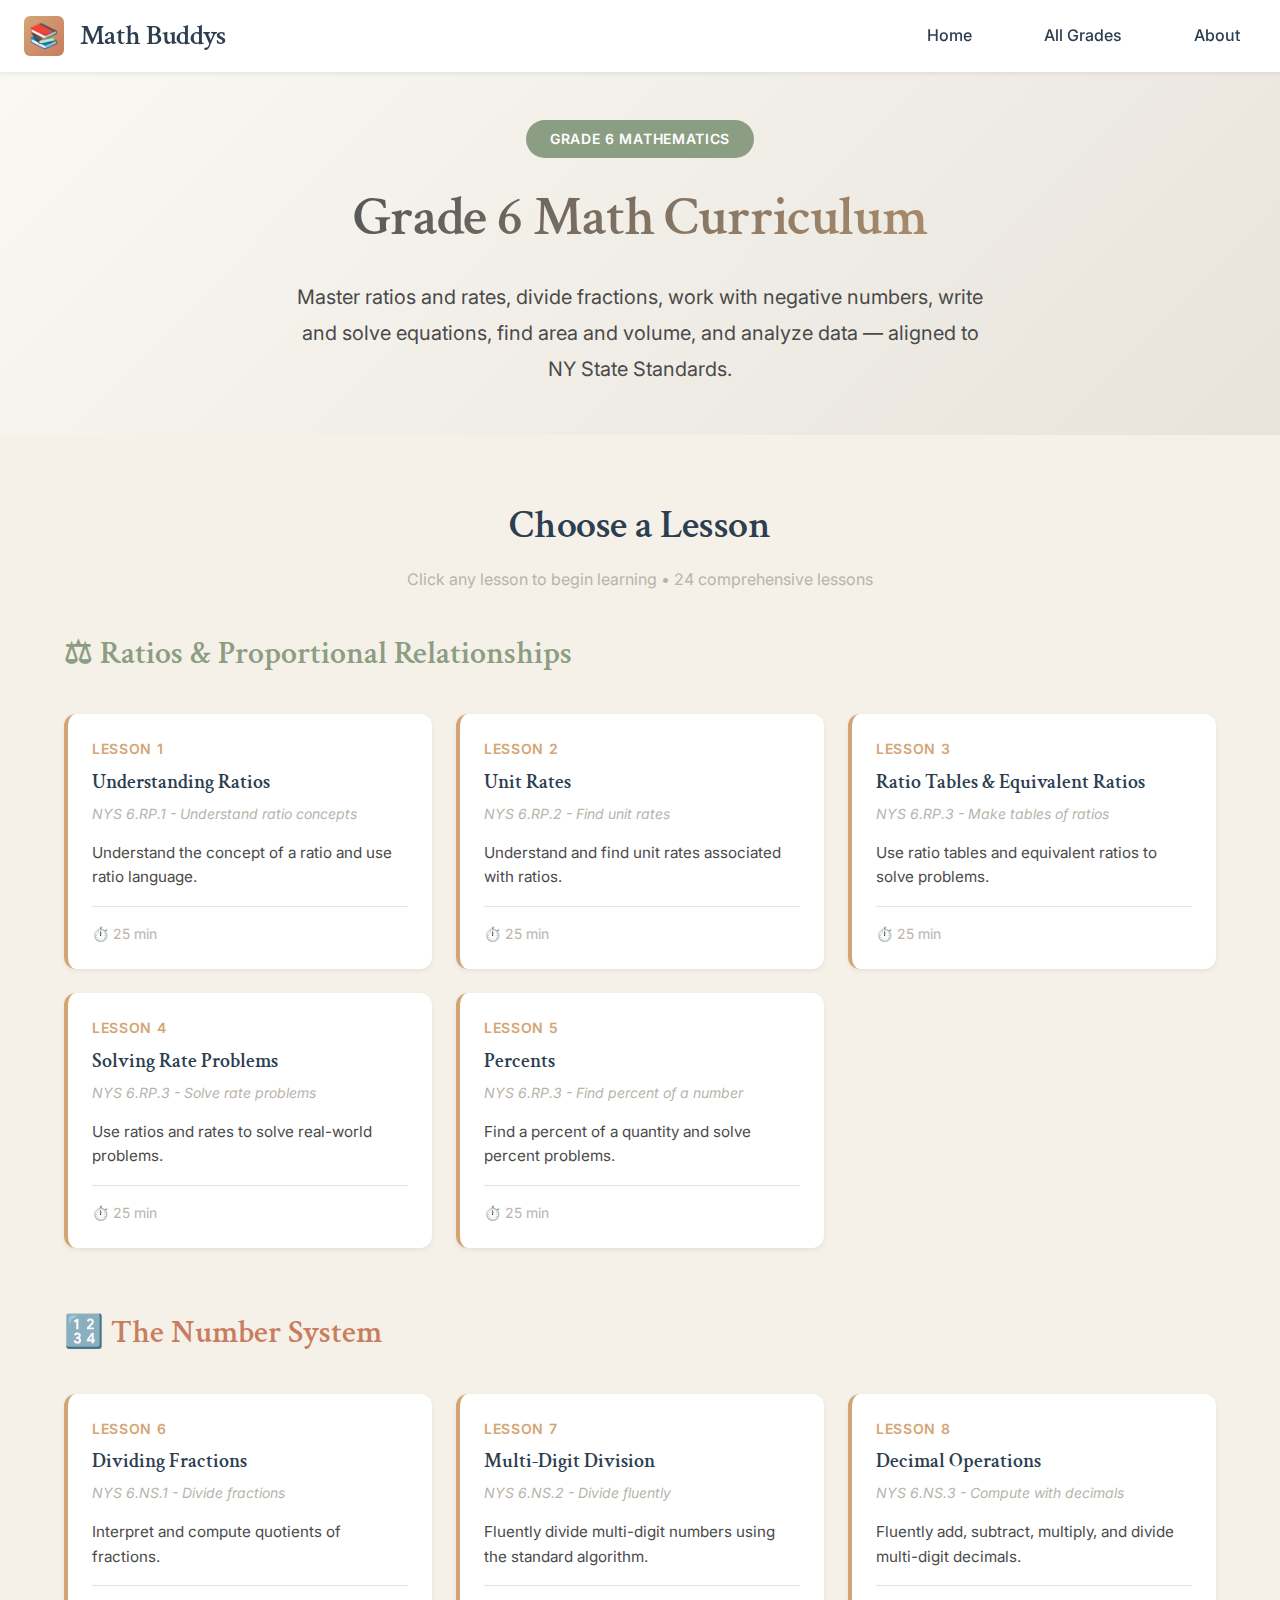
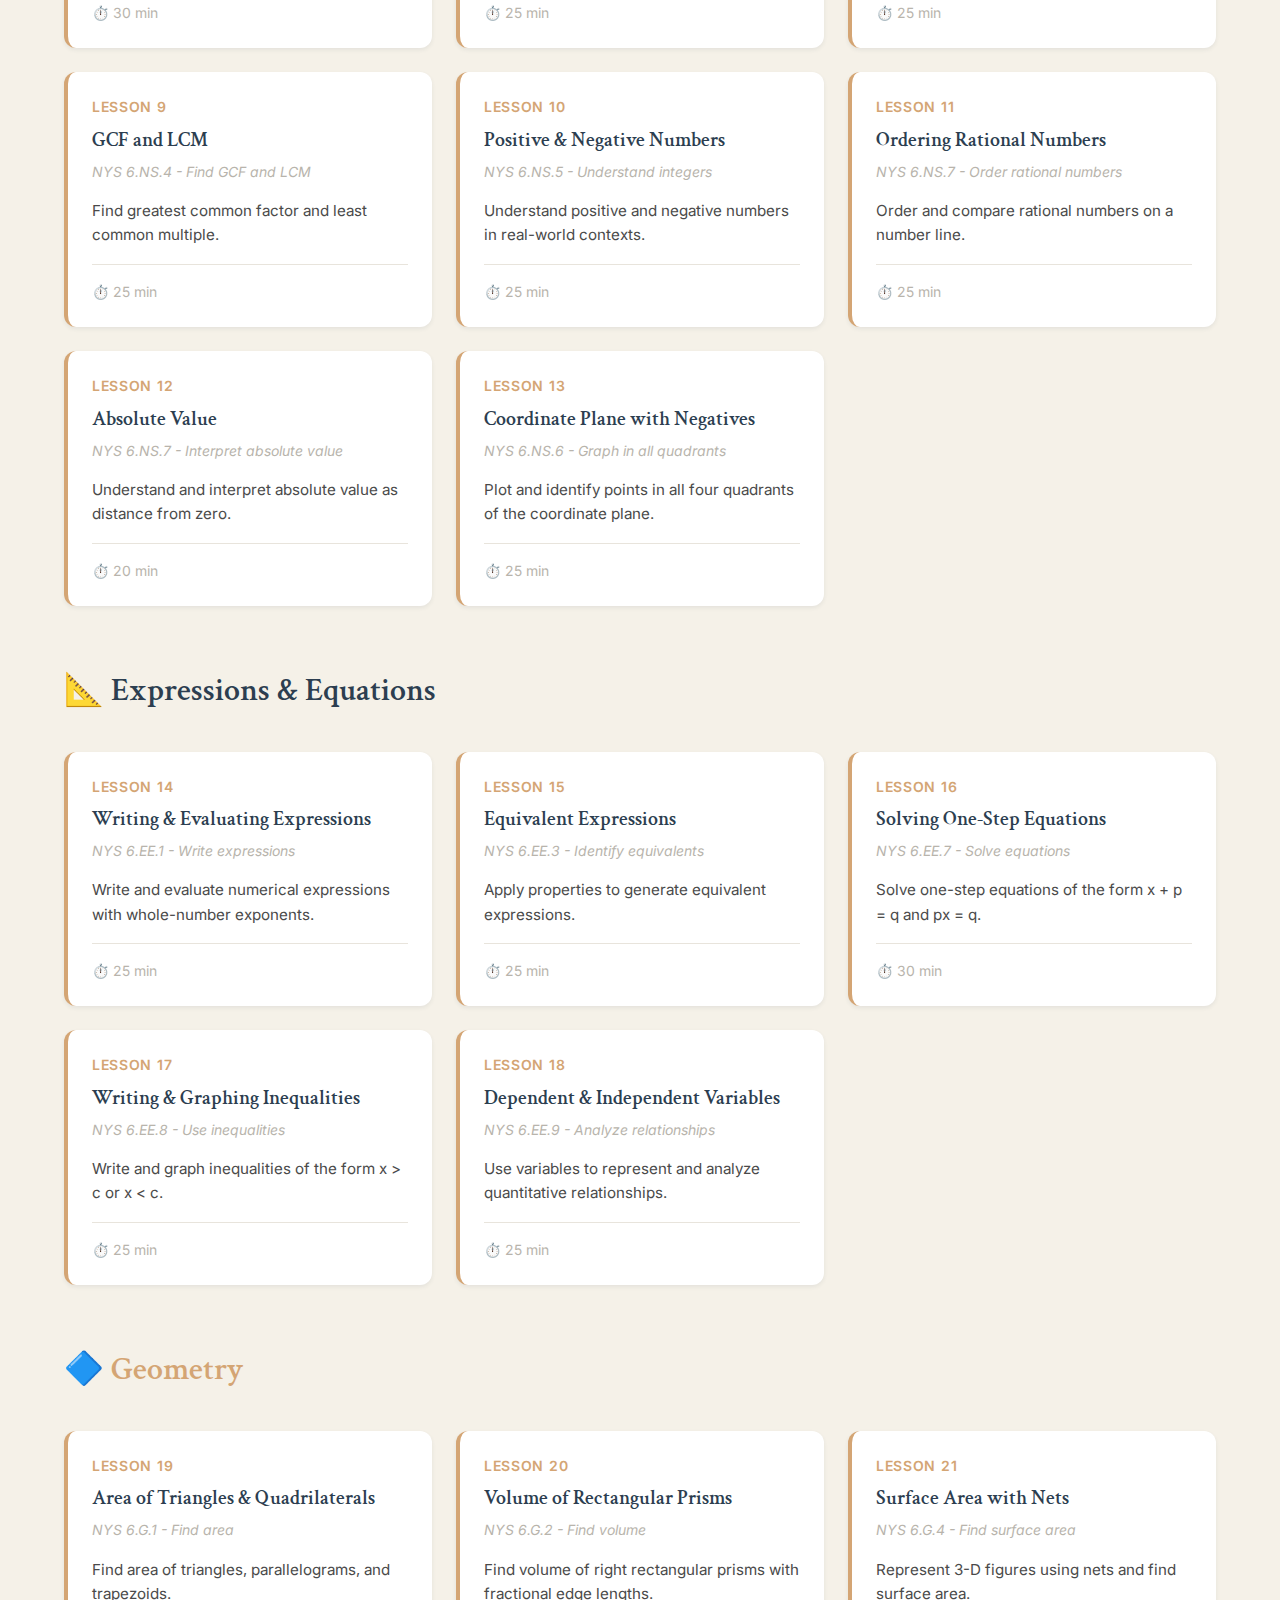
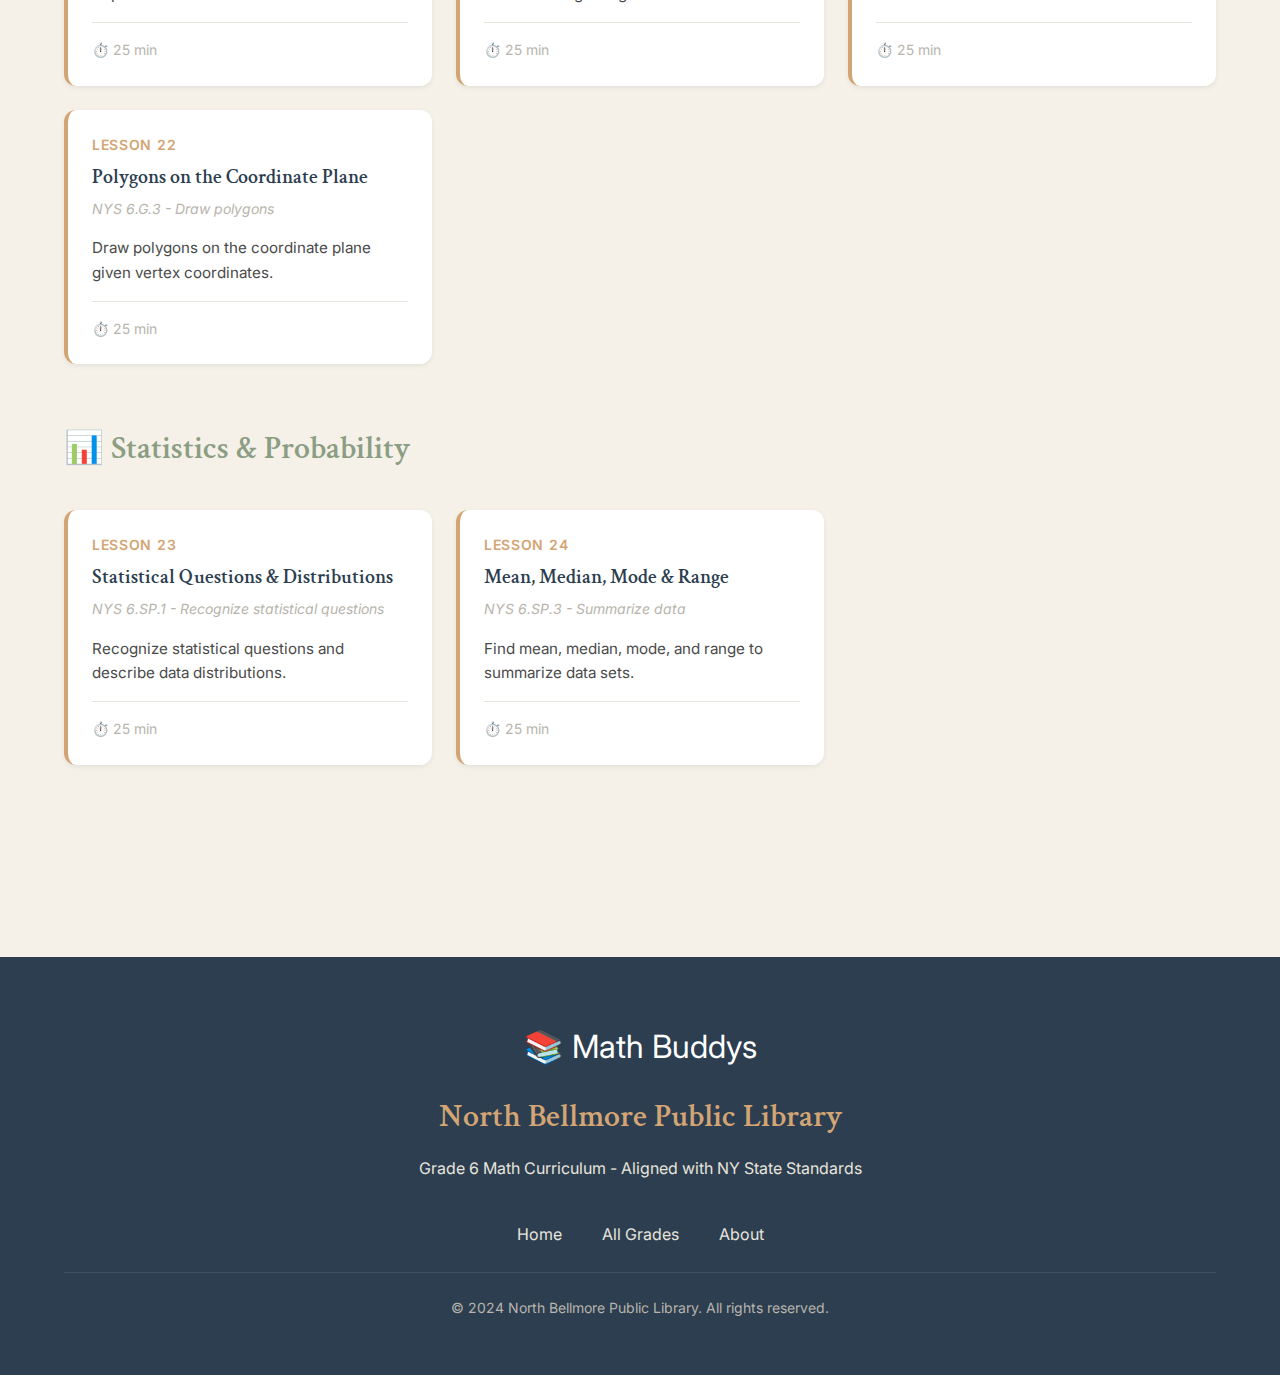
<file: grade6.html>
<!DOCTYPE html>
<html lang="en">
<head>
    <meta charset="UTF-8">
    <meta name="viewport" content="width=device-width, initial-scale=1.0">
    <meta name="description" content="Grade 6 Math Curriculum - 24 lessons aligned to NY State standards.">
    <title>Grade 6 Math | Math Buddys</title>
    <link rel="preconnect" href="https://fonts.googleapis.com">
    <link rel="preconnect" href="https://fonts.gstatic.com" crossorigin>
    <link href="https://fonts.googleapis.com/css2?family=Crimson+Text:wght@400;600;700&family=Inter:wght@400;500;600;700&display=swap" rel="stylesheet">
    <link rel="stylesheet" href="./styles.css">
    <link rel="icon" type="image/svg+xml" href="data:image/svg+xml,<svg xmlns='http://www.w3.org/2000/svg' viewBox='0 0 100 100'><text y='.9em' font-size='90'>📚</text></svg>">
</head>
<body>
    <a href="#main-content" class="skip-link">Skip to main content</a>
    <header>
        <div class="header-container">
            <div class="logo"><div class="logo-icon">📚</div><h1>Math Buddys</h1></div>
            <button class="mobile-menu-toggle" aria-label="Toggle menu">☰</button>
            <nav class="main-nav" aria-label="Main navigation">
                <ul><li><a href="index.html">Home</a></li><li><a href="index.html#grades">All Grades</a></li><li><a href="index.html#about">About</a></li></ul>
            </nav>
        </div>
    </header>
    <main id="main-content">
        <section class="hero" style="padding: 3rem 0;">
            <div class="container"><div class="text-center">
                <div class="hero-badge">Grade 6 Mathematics</div>
                <h1>Grade 6 Math Curriculum</h1>
                <p style="max-width: 700px; margin: 0 auto;">Master ratios and rates, divide fractions, work with negative numbers, write and solve equations, find area and volume, and analyze data &mdash; aligned to NY State Standards.</p>
            </div></div>
        </section>
        <section class="section-lessons">
            <div class="container">
                <div class="text-center mb-lg">
                    <h2>Choose a Lesson</h2>
                    <p class="text-muted">Click any lesson to begin learning &bull; 24 comprehensive lessons</p>
                </div>

                <div class="mb-xl">
                    <h3 style="color: var(--sage-green); margin-bottom: var(--spacing-md);">&#x2696; Ratios &amp; Proportional Relationships</h3>
                    <div class="lesson-grid">
                        <div class="lesson-card" data-lesson="g6-1">
                            <div class="lesson-number">Lesson 1</div>
                            <h4 class="lesson-title">Understanding Ratios</h4>
                            <p class="lesson-standard">NYS 6.RP.1 - Understand ratio concepts</p>
                            <p class="lesson-description">Understand the concept of a ratio and use ratio language.</p>
                            <div class="lesson-meta">
                                <span class="lesson-duration">⏱️ 25 min</span>
                                <span class="progress-indicator" data-grade="grade6" data-lesson="g6-1"></span>
                            </div>
                        </div>
                        <div class="lesson-card" data-lesson="g6-2">
                            <div class="lesson-number">Lesson 2</div>
                            <h4 class="lesson-title">Unit Rates</h4>
                            <p class="lesson-standard">NYS 6.RP.2 - Find unit rates</p>
                            <p class="lesson-description">Understand and find unit rates associated with ratios.</p>
                            <div class="lesson-meta">
                                <span class="lesson-duration">⏱️ 25 min</span>
                                <span class="progress-indicator" data-grade="grade6" data-lesson="g6-2"></span>
                            </div>
                        </div>
                        <div class="lesson-card" data-lesson="g6-3">
                            <div class="lesson-number">Lesson 3</div>
                            <h4 class="lesson-title">Ratio Tables &amp; Equivalent Ratios</h4>
                            <p class="lesson-standard">NYS 6.RP.3 - Make tables of ratios</p>
                            <p class="lesson-description">Use ratio tables and equivalent ratios to solve problems.</p>
                            <div class="lesson-meta">
                                <span class="lesson-duration">⏱️ 25 min</span>
                                <span class="progress-indicator" data-grade="grade6" data-lesson="g6-3"></span>
                            </div>
                        </div>
                        <div class="lesson-card" data-lesson="g6-4">
                            <div class="lesson-number">Lesson 4</div>
                            <h4 class="lesson-title">Solving Rate Problems</h4>
                            <p class="lesson-standard">NYS 6.RP.3 - Solve rate problems</p>
                            <p class="lesson-description">Use ratios and rates to solve real-world problems.</p>
                            <div class="lesson-meta">
                                <span class="lesson-duration">⏱️ 25 min</span>
                                <span class="progress-indicator" data-grade="grade6" data-lesson="g6-4"></span>
                            </div>
                        </div>
                        <div class="lesson-card" data-lesson="g6-5">
                            <div class="lesson-number">Lesson 5</div>
                            <h4 class="lesson-title">Percents</h4>
                            <p class="lesson-standard">NYS 6.RP.3 - Find percent of a number</p>
                            <p class="lesson-description">Find a percent of a quantity and solve percent problems.</p>
                            <div class="lesson-meta">
                                <span class="lesson-duration">⏱️ 25 min</span>
                                <span class="progress-indicator" data-grade="grade6" data-lesson="g6-5"></span>
                            </div>
                        </div>
                    </div>
                </div>
                <div class="mb-xl">
                    <h3 style="color: var(--warm-terracotta); margin-bottom: var(--spacing-md);">&#x1F522; The Number System</h3>
                    <div class="lesson-grid">
                        <div class="lesson-card" data-lesson="g6-6">
                            <div class="lesson-number">Lesson 6</div>
                            <h4 class="lesson-title">Dividing Fractions</h4>
                            <p class="lesson-standard">NYS 6.NS.1 - Divide fractions</p>
                            <p class="lesson-description">Interpret and compute quotients of fractions.</p>
                            <div class="lesson-meta">
                                <span class="lesson-duration">⏱️ 30 min</span>
                                <span class="progress-indicator" data-grade="grade6" data-lesson="g6-6"></span>
                            </div>
                        </div>
                        <div class="lesson-card" data-lesson="g6-7">
                            <div class="lesson-number">Lesson 7</div>
                            <h4 class="lesson-title">Multi-Digit Division</h4>
                            <p class="lesson-standard">NYS 6.NS.2 - Divide fluently</p>
                            <p class="lesson-description">Fluently divide multi-digit numbers using the standard algorithm.</p>
                            <div class="lesson-meta">
                                <span class="lesson-duration">⏱️ 25 min</span>
                                <span class="progress-indicator" data-grade="grade6" data-lesson="g6-7"></span>
                            </div>
                        </div>
                        <div class="lesson-card" data-lesson="g6-8">
                            <div class="lesson-number">Lesson 8</div>
                            <h4 class="lesson-title">Decimal Operations</h4>
                            <p class="lesson-standard">NYS 6.NS.3 - Compute with decimals</p>
                            <p class="lesson-description">Fluently add, subtract, multiply, and divide multi-digit decimals.</p>
                            <div class="lesson-meta">
                                <span class="lesson-duration">⏱️ 25 min</span>
                                <span class="progress-indicator" data-grade="grade6" data-lesson="g6-8"></span>
                            </div>
                        </div>
                        <div class="lesson-card" data-lesson="g6-9">
                            <div class="lesson-number">Lesson 9</div>
                            <h4 class="lesson-title">GCF and LCM</h4>
                            <p class="lesson-standard">NYS 6.NS.4 - Find GCF and LCM</p>
                            <p class="lesson-description">Find greatest common factor and least common multiple.</p>
                            <div class="lesson-meta">
                                <span class="lesson-duration">⏱️ 25 min</span>
                                <span class="progress-indicator" data-grade="grade6" data-lesson="g6-9"></span>
                            </div>
                        </div>
                        <div class="lesson-card" data-lesson="g6-10">
                            <div class="lesson-number">Lesson 10</div>
                            <h4 class="lesson-title">Positive &amp; Negative Numbers</h4>
                            <p class="lesson-standard">NYS 6.NS.5 - Understand integers</p>
                            <p class="lesson-description">Understand positive and negative numbers in real-world contexts.</p>
                            <div class="lesson-meta">
                                <span class="lesson-duration">⏱️ 25 min</span>
                                <span class="progress-indicator" data-grade="grade6" data-lesson="g6-10"></span>
                            </div>
                        </div>
                        <div class="lesson-card" data-lesson="g6-11">
                            <div class="lesson-number">Lesson 11</div>
                            <h4 class="lesson-title">Ordering Rational Numbers</h4>
                            <p class="lesson-standard">NYS 6.NS.7 - Order rational numbers</p>
                            <p class="lesson-description">Order and compare rational numbers on a number line.</p>
                            <div class="lesson-meta">
                                <span class="lesson-duration">⏱️ 25 min</span>
                                <span class="progress-indicator" data-grade="grade6" data-lesson="g6-11"></span>
                            </div>
                        </div>
                        <div class="lesson-card" data-lesson="g6-12">
                            <div class="lesson-number">Lesson 12</div>
                            <h4 class="lesson-title">Absolute Value</h4>
                            <p class="lesson-standard">NYS 6.NS.7 - Interpret absolute value</p>
                            <p class="lesson-description">Understand and interpret absolute value as distance from zero.</p>
                            <div class="lesson-meta">
                                <span class="lesson-duration">⏱️ 20 min</span>
                                <span class="progress-indicator" data-grade="grade6" data-lesson="g6-12"></span>
                            </div>
                        </div>
                        <div class="lesson-card" data-lesson="g6-13">
                            <div class="lesson-number">Lesson 13</div>
                            <h4 class="lesson-title">Coordinate Plane with Negatives</h4>
                            <p class="lesson-standard">NYS 6.NS.6 - Graph in all quadrants</p>
                            <p class="lesson-description">Plot and identify points in all four quadrants of the coordinate plane.</p>
                            <div class="lesson-meta">
                                <span class="lesson-duration">⏱️ 25 min</span>
                                <span class="progress-indicator" data-grade="grade6" data-lesson="g6-13"></span>
                            </div>
                        </div>
                    </div>
                </div>
                <div class="mb-xl">
                    <h3 style="color: var(--dusty-blue); margin-bottom: var(--spacing-md);">&#x1F4D0; Expressions &amp; Equations</h3>
                    <div class="lesson-grid">
                        <div class="lesson-card" data-lesson="g6-14">
                            <div class="lesson-number">Lesson 14</div>
                            <h4 class="lesson-title">Writing &amp; Evaluating Expressions</h4>
                            <p class="lesson-standard">NYS 6.EE.1 - Write expressions</p>
                            <p class="lesson-description">Write and evaluate numerical expressions with whole-number exponents.</p>
                            <div class="lesson-meta">
                                <span class="lesson-duration">⏱️ 25 min</span>
                                <span class="progress-indicator" data-grade="grade6" data-lesson="g6-14"></span>
                            </div>
                        </div>
                        <div class="lesson-card" data-lesson="g6-15">
                            <div class="lesson-number">Lesson 15</div>
                            <h4 class="lesson-title">Equivalent Expressions</h4>
                            <p class="lesson-standard">NYS 6.EE.3 - Identify equivalents</p>
                            <p class="lesson-description">Apply properties to generate equivalent expressions.</p>
                            <div class="lesson-meta">
                                <span class="lesson-duration">⏱️ 25 min</span>
                                <span class="progress-indicator" data-grade="grade6" data-lesson="g6-15"></span>
                            </div>
                        </div>
                        <div class="lesson-card" data-lesson="g6-16">
                            <div class="lesson-number">Lesson 16</div>
                            <h4 class="lesson-title">Solving One-Step Equations</h4>
                            <p class="lesson-standard">NYS 6.EE.7 - Solve equations</p>
                            <p class="lesson-description">Solve one-step equations of the form x + p = q and px = q.</p>
                            <div class="lesson-meta">
                                <span class="lesson-duration">⏱️ 30 min</span>
                                <span class="progress-indicator" data-grade="grade6" data-lesson="g6-16"></span>
                            </div>
                        </div>
                        <div class="lesson-card" data-lesson="g6-17">
                            <div class="lesson-number">Lesson 17</div>
                            <h4 class="lesson-title">Writing &amp; Graphing Inequalities</h4>
                            <p class="lesson-standard">NYS 6.EE.8 - Use inequalities</p>
                            <p class="lesson-description">Write and graph inequalities of the form x > c or x < c.</p>
                            <div class="lesson-meta">
                                <span class="lesson-duration">⏱️ 25 min</span>
                                <span class="progress-indicator" data-grade="grade6" data-lesson="g6-17"></span>
                            </div>
                        </div>
                        <div class="lesson-card" data-lesson="g6-18">
                            <div class="lesson-number">Lesson 18</div>
                            <h4 class="lesson-title">Dependent &amp; Independent Variables</h4>
                            <p class="lesson-standard">NYS 6.EE.9 - Analyze relationships</p>
                            <p class="lesson-description">Use variables to represent and analyze quantitative relationships.</p>
                            <div class="lesson-meta">
                                <span class="lesson-duration">⏱️ 25 min</span>
                                <span class="progress-indicator" data-grade="grade6" data-lesson="g6-18"></span>
                            </div>
                        </div>
                    </div>
                </div>
                <div class="mb-xl">
                    <h3 style="color: var(--muted-gold); margin-bottom: var(--spacing-md);">&#x1F537; Geometry</h3>
                    <div class="lesson-grid">
                        <div class="lesson-card" data-lesson="g6-19">
                            <div class="lesson-number">Lesson 19</div>
                            <h4 class="lesson-title">Area of Triangles &amp; Quadrilaterals</h4>
                            <p class="lesson-standard">NYS 6.G.1 - Find area</p>
                            <p class="lesson-description">Find area of triangles, parallelograms, and trapezoids.</p>
                            <div class="lesson-meta">
                                <span class="lesson-duration">⏱️ 25 min</span>
                                <span class="progress-indicator" data-grade="grade6" data-lesson="g6-19"></span>
                            </div>
                        </div>
                        <div class="lesson-card" data-lesson="g6-20">
                            <div class="lesson-number">Lesson 20</div>
                            <h4 class="lesson-title">Volume of Rectangular Prisms</h4>
                            <p class="lesson-standard">NYS 6.G.2 - Find volume</p>
                            <p class="lesson-description">Find volume of right rectangular prisms with fractional edge lengths.</p>
                            <div class="lesson-meta">
                                <span class="lesson-duration">⏱️ 25 min</span>
                                <span class="progress-indicator" data-grade="grade6" data-lesson="g6-20"></span>
                            </div>
                        </div>
                        <div class="lesson-card" data-lesson="g6-21">
                            <div class="lesson-number">Lesson 21</div>
                            <h4 class="lesson-title">Surface Area with Nets</h4>
                            <p class="lesson-standard">NYS 6.G.4 - Find surface area</p>
                            <p class="lesson-description">Represent 3-D figures using nets and find surface area.</p>
                            <div class="lesson-meta">
                                <span class="lesson-duration">⏱️ 25 min</span>
                                <span class="progress-indicator" data-grade="grade6" data-lesson="g6-21"></span>
                            </div>
                        </div>
                        <div class="lesson-card" data-lesson="g6-22">
                            <div class="lesson-number">Lesson 22</div>
                            <h4 class="lesson-title">Polygons on the Coordinate Plane</h4>
                            <p class="lesson-standard">NYS 6.G.3 - Draw polygons</p>
                            <p class="lesson-description">Draw polygons on the coordinate plane given vertex coordinates.</p>
                            <div class="lesson-meta">
                                <span class="lesson-duration">⏱️ 25 min</span>
                                <span class="progress-indicator" data-grade="grade6" data-lesson="g6-22"></span>
                            </div>
                        </div>
                    </div>
                </div>
                <div class="mb-xl">
                    <h3 style="color: var(--sage-green); margin-bottom: var(--spacing-md);">&#x1F4CA; Statistics &amp; Probability</h3>
                    <div class="lesson-grid">
                        <div class="lesson-card" data-lesson="g6-23">
                            <div class="lesson-number">Lesson 23</div>
                            <h4 class="lesson-title">Statistical Questions &amp; Distributions</h4>
                            <p class="lesson-standard">NYS 6.SP.1 - Recognize statistical questions</p>
                            <p class="lesson-description">Recognize statistical questions and describe data distributions.</p>
                            <div class="lesson-meta">
                                <span class="lesson-duration">⏱️ 25 min</span>
                                <span class="progress-indicator" data-grade="grade6" data-lesson="g6-23"></span>
                            </div>
                        </div>
                        <div class="lesson-card" data-lesson="g6-24">
                            <div class="lesson-number">Lesson 24</div>
                            <h4 class="lesson-title">Mean, Median, Mode &amp; Range</h4>
                            <p class="lesson-standard">NYS 6.SP.3 - Summarize data</p>
                            <p class="lesson-description">Find mean, median, mode, and range to summarize data sets.</p>
                            <div class="lesson-meta">
                                <span class="lesson-duration">⏱️ 25 min</span>
                                <span class="progress-indicator" data-grade="grade6" data-lesson="g6-24"></span>
                            </div>
                        </div>
                    </div>
                </div>
            </div>
        </section>

        <section id="lesson-g6-1" class="lesson-content" style="display: none;">
            <div class="container-narrow">
                <button class="btn btn-outline back-btn mb-md">&larr; Back to Lessons</button>
                <div class="lesson-header">
                    <div class="hero-badge">Lesson 1 &bull; Ratios &amp; Proportional Relationships</div>
                    <h2>Understanding Ratios</h2>
                    <p class="lesson-standard">NY State Standard: 6.RP.1</p>
                </div>
                <div class="lesson-objective animate-on-scroll">
                    <h4>&#x1F4CC; Learning Objective</h4>
                    <p>Students will understand ratio concepts and use ratio language to describe relationships.</p>
                </div>
                <div class="concept-explanation animate-on-scroll">
                    <h3>What Is a Ratio?</h3>
<p>A <strong>ratio</strong> compares two quantities. If there are 3 cats and 5 dogs, the ratio of cats to dogs is <strong>3:5</strong> (or 3 to 5, or 3/5).</p>
<p>Ratios can compare part-to-part (cats to dogs) or part-to-whole (cats to total animals: 3:8).</p>
<p>Order matters! 3:5 is different from 5:3.</p>
                </div>
                <div class="worked-example animate-on-scroll">
                    <h4>&#x1F4DD; Worked Example: Writing Ratios</h4>
                    <p><strong>A class has 12 boys and 18 girls. Write the ratio of boys to girls in simplest form.</strong></p>
                    <ol class="example-steps">
                        <li><strong>Ratio:</strong> 12:18.</li>
                        <li><strong>Simplify:</strong> Divide both by GCF (6). 12/6=2, 18/6=3.</li>
                        <li><strong>Answer:</strong> <strong>2:3</strong>.</li>
                    </ol>
                    <div style="background: var(--warm-cream); padding: 1rem; border-radius: 8px; margin-top: 1rem;">
                        <strong>&#x1F4A1; Remember:</strong> Always specify what is being compared and simplify if possible!
                    </div>
                </div>
                <div class="worked-example animate-on-scroll">
                    <h4>&#x1F91D; Guided Practice</h4>
                    <p><strong>Example 1: 8 red and 4 blue. Red to blue?</strong></p>
                    <p><strong>8:4 = 2:1</strong></p>
                    <p style="margin-top: 2rem;"><strong>Example 2: Part to whole: 4 apples out of 10 fruit?</strong></p>
                    <p><strong>4:10 = 2:5</strong></p>
                    <p style="margin-top: 2rem;"><strong>Example 3: Ratio 5:3 reversed?</strong></p>
                    <p><strong>3:5</strong> (order changes meaning)</p>
                </div>
                <div class="mt-xl">
                    <h3 class="text-center mb-lg">&#x270F;&#xFE0F; Independent Practice</h3>
                    <div id="practice-container-g6-1"></div>
                </div>
            </div>
        </section>

        <section id="lesson-g6-2" class="lesson-content" style="display: none;">
            <div class="container-narrow">
                <button class="btn btn-outline back-btn mb-md">&larr; Back to Lessons</button>
                <div class="lesson-header">
                    <div class="hero-badge">Lesson 2 &bull; Ratios &amp; Proportional Relationships</div>
                    <h2>Unit Rates</h2>
                    <p class="lesson-standard">NY State Standard: 6.RP.2</p>
                </div>
                <div class="lesson-objective animate-on-scroll">
                    <h4>&#x1F4CC; Learning Objective</h4>
                    <p>Students will understand and find unit rates.</p>
                </div>
                <div class="concept-explanation animate-on-scroll">
                    <h3>Unit Rates</h3>
<p>A <strong>unit rate</strong> compares a quantity to <strong>1 unit</strong> of another quantity.</p>
<p>If you drive 150 miles in 3 hours, the unit rate is 150 &divide; 3 = <strong>50 miles per hour</strong>.</p>
<p>Unit rates use "per": miles <strong>per</strong> hour, cost <strong>per</strong> item, words <strong>per</strong> minute.</p>
                </div>
                <div class="worked-example animate-on-scroll">
                    <h4>&#x1F4DD; Worked Example: Finding Unit Rate</h4>
                    <p><strong>A store sells 8 apples for $4. What is the cost per apple?</strong></p>
                    <ol class="example-steps">
                        <li><strong>Divide:</strong> $4 &divide; 8 apples.</li>
                        <li><strong>Unit rate:</strong> <strong>$0.50 per apple</strong>.</li>
                    </ol>
                    <div style="background: var(--warm-cream); padding: 1rem; border-radius: 8px; margin-top: 1rem;">
                        <strong>&#x1F4A1; Remember:</strong> Divide the total by the number of units to find the rate per 1!
                    </div>
                </div>
                <div class="worked-example animate-on-scroll">
                    <h4>&#x1F91D; Guided Practice</h4>
                    <p><strong>Example 1: 240 miles in 4 hours?</strong></p>
                    <p>240/4 = <strong>60 mph</strong></p>
                    <p style="margin-top: 2rem;"><strong>Example 2: $15 for 3 pounds?</strong></p>
                    <p>15/3 = <strong>$5 per pound</strong></p>
                    <p style="margin-top: 2rem;"><strong>Example 3: 120 words in 2 minutes?</strong></p>
                    <p>120/2 = <strong>60 words/min</strong></p>
                </div>
                <div class="mt-xl">
                    <h3 class="text-center mb-lg">&#x270F;&#xFE0F; Independent Practice</h3>
                    <div id="practice-container-g6-2"></div>
                </div>
            </div>
        </section>

        <section id="lesson-g6-3" class="lesson-content" style="display: none;">
            <div class="container-narrow">
                <button class="btn btn-outline back-btn mb-md">&larr; Back to Lessons</button>
                <div class="lesson-header">
                    <div class="hero-badge">Lesson 3 &bull; Ratios &amp; Proportional Relationships</div>
                    <h2>Ratio Tables &amp; Equivalent Ratios</h2>
                    <p class="lesson-standard">NY State Standard: 6.RP.3</p>
                </div>
                <div class="lesson-objective animate-on-scroll">
                    <h4>&#x1F4CC; Learning Objective</h4>
                    <p>Students will use ratio tables to find missing values and equivalent ratios.</p>
                </div>
                <div class="concept-explanation animate-on-scroll">
                    <h3>Ratio Tables</h3>
<p>A <strong>ratio table</strong> lists equivalent ratios. Multiply or divide both quantities by the same number.</p>
<p>If 2:3, then 4:6, 6:9, 8:12 are all equivalent.</p>
<p>To find a missing value: determine what one column was multiplied by, then apply the same to the other.</p>
                </div>
                <div class="worked-example animate-on-scroll">
                    <h4>&#x1F4DD; Worked Example: Using a Ratio Table</h4>
                    <p><strong>Red to blue paint is 3:5. If you use 12 cups red, how many cups blue?</strong></p>
                    <ol class="example-steps">
                        <li><strong>Scale factor:</strong> 12 &divide; 3 = 4.</li>
                        <li><strong>Blue:</strong> 5 &times; 4 = <strong>20 cups</strong>.</li>
                    </ol>
                    <div style="background: var(--warm-cream); padding: 1rem; border-radius: 8px; margin-top: 1rem;">
                        <strong>&#x1F4A1; Remember:</strong> Find the multiplier from the known value, apply it to find the unknown!
                    </div>
                </div>
                <div class="worked-example animate-on-scroll">
                    <h4>&#x1F91D; Guided Practice</h4>
                    <p><strong>Example 1: Ratio 2:7. If first is 10?</strong></p>
                    <p>10/2=5. 7x5=<strong>35</strong></p>
                    <p style="margin-top: 2rem;"><strong>Example 2: 4:5 = ?:15</strong></p>
                    <p>5x3=15, so 4x3=<strong>12</strong></p>
                    <p style="margin-top: 2rem;"><strong>Example 3: 3:8 = 9:?</strong></p>
                    <p>3x3=9, 8x3=<strong>24</strong></p>
                </div>
                <div class="mt-xl">
                    <h3 class="text-center mb-lg">&#x270F;&#xFE0F; Independent Practice</h3>
                    <div id="practice-container-g6-3"></div>
                </div>
            </div>
        </section>

        <section id="lesson-g6-4" class="lesson-content" style="display: none;">
            <div class="container-narrow">
                <button class="btn btn-outline back-btn mb-md">&larr; Back to Lessons</button>
                <div class="lesson-header">
                    <div class="hero-badge">Lesson 4 &bull; Ratios &amp; Proportional Relationships</div>
                    <h2>Solving Rate Problems</h2>
                    <p class="lesson-standard">NY State Standard: 6.RP.3</p>
                </div>
                <div class="lesson-objective animate-on-scroll">
                    <h4>&#x1F4CC; Learning Objective</h4>
                    <p>Students will use ratios and rates to solve real-world problems including unit pricing and speed.</p>
                </div>
                <div class="concept-explanation animate-on-scroll">
                    <h3>Rate Problems</h3>
<p>Set up a <strong>proportion</strong> or use <strong>unit rates</strong> to solve.</p>
<p>If a car goes 60 mph, how far in 2.5 hours? 60 &times; 2.5 = <strong>150 miles</strong>.</p>
<p>If 3 shirts cost $45, how much for 7? Unit rate: $15 each. 7 &times; 15 = <strong>$105</strong>.</p>
                </div>
                <div class="worked-example animate-on-scroll">
                    <h4>&#x1F4DD; Worked Example: Rate Problem</h4>
                    <p><strong>A printer prints 30 pages in 5 minutes. How many in 12 minutes?</strong></p>
                    <ol class="example-steps">
                        <li><strong>Unit rate:</strong> 30/5 = 6 pages/min.</li>
                        <li><strong>In 12 min:</strong> 6 &times; 12 = <strong>72 pages</strong>.</li>
                    </ol>
                    <div style="background: var(--warm-cream); padding: 1rem; border-radius: 8px; margin-top: 1rem;">
                        <strong>&#x1F4A1; Remember:</strong> Find the unit rate first, then multiply by the desired quantity!
                    </div>
                </div>
                <div class="worked-example animate-on-scroll">
                    <h4>&#x1F91D; Guided Practice</h4>
                    <p><strong>Example 1: $2.50 per gallon. Cost of 8 gallons?</strong></p>
                    <p>2.50 x 8 = <strong>$20</strong></p>
                    <p style="margin-top: 2rem;"><strong>Example 2: 45 mph for 3 hours?</strong></p>
                    <p>45 x 3 = <strong>135 miles</strong></p>
                    <p style="margin-top: 2rem;"><strong>Example 3: 12 cookies in 2 batches. How many in 5?</strong></p>
                    <p>6 per batch x 5 = <strong>30</strong></p>
                </div>
                <div class="mt-xl">
                    <h3 class="text-center mb-lg">&#x270F;&#xFE0F; Independent Practice</h3>
                    <div id="practice-container-g6-4"></div>
                </div>
            </div>
        </section>

        <section id="lesson-g6-5" class="lesson-content" style="display: none;">
            <div class="container-narrow">
                <button class="btn btn-outline back-btn mb-md">&larr; Back to Lessons</button>
                <div class="lesson-header">
                    <div class="hero-badge">Lesson 5 &bull; Ratios &amp; Proportional Relationships</div>
                    <h2>Percents</h2>
                    <p class="lesson-standard">NY State Standard: 6.RP.3</p>
                </div>
                <div class="lesson-objective animate-on-scroll">
                    <h4>&#x1F4CC; Learning Objective</h4>
                    <p>Students will find a percent of a quantity and solve percent problems.</p>
                </div>
                <div class="concept-explanation animate-on-scroll">
                    <h3>Understanding Percents</h3>
<p><strong>Percent</strong> means "per hundred." 25% = 25/100 = 0.25.</p>
<p><strong>Finding percent of a number:</strong> Convert percent to decimal, then multiply.</p>
<p>30% of 80 = 0.30 &times; 80 = <strong>24</strong>.</p>
<p><strong>Common percents:</strong> 50%=1/2, 25%=1/4, 10%=1/10, 1%=1/100.</p>
                </div>
                <div class="worked-example animate-on-scroll">
                    <h4>&#x1F4DD; Worked Example: Percent Problem</h4>
                    <p><strong>Find 15% of 200.</strong></p>
                    <ol class="example-steps">
                        <li><strong>Convert:</strong> 15% = 0.15.</li>
                        <li><strong>Multiply:</strong> 0.15 &times; 200 = <strong>30</strong>.</li>
                    </ol>
                    <div style="background: var(--warm-cream); padding: 1rem; border-radius: 8px; margin-top: 1rem;">
                        <strong>&#x1F4A1; Remember:</strong> Percent to decimal: move decimal point 2 places left. Then multiply!
                    </div>
                </div>
                <div class="worked-example animate-on-scroll">
                    <h4>&#x1F91D; Guided Practice</h4>
                    <p><strong>Example 1: 50% of 60?</strong></p>
                    <p>0.50 x 60 = <strong>30</strong></p>
                    <p style="margin-top: 2rem;"><strong>Example 2: 10% of 45?</strong></p>
                    <p>0.10 x 45 = <strong>4.5</strong></p>
                    <p style="margin-top: 2rem;"><strong>Example 3: What percent is 12 out of 48?</strong></p>
                    <p>12/48 = 0.25 = <strong>25%</strong></p>
                </div>
                <div class="mt-xl">
                    <h3 class="text-center mb-lg">&#x270F;&#xFE0F; Independent Practice</h3>
                    <div id="practice-container-g6-5"></div>
                </div>
            </div>
        </section>

        <section id="lesson-g6-6" class="lesson-content" style="display: none;">
            <div class="container-narrow">
                <button class="btn btn-outline back-btn mb-md">&larr; Back to Lessons</button>
                <div class="lesson-header">
                    <div class="hero-badge">Lesson 6 &bull; The Number System</div>
                    <h2>Dividing Fractions</h2>
                    <p class="lesson-standard">NY State Standard: 6.NS.1</p>
                </div>
                <div class="lesson-objective animate-on-scroll">
                    <h4>&#x1F4CC; Learning Objective</h4>
                    <p>Students will divide fractions by fractions using the reciprocal.</p>
                </div>
                <div class="concept-explanation animate-on-scroll">
                    <h3>Dividing Fractions</h3>
<p><strong>Keep-Change-Flip:</strong> Keep the first fraction, change &divide; to &times;, flip the second fraction.</p>
<p>2/3 &divide; 4/5 = 2/3 &times; <strong>5/4</strong> = 10/12 = <strong>5/6</strong>.</p>
<p>For mixed numbers, convert to improper fractions first.</p>
                </div>
                <div class="worked-example animate-on-scroll">
                    <h4>&#x1F4DD; Worked Example: Dividing</h4>
                    <p><strong>3/4 / 2/5 = ?</strong></p>
                    <ol class="example-steps">
                        <li><strong>Keep:</strong> 3/4.</li>
                        <li><strong>Change:</strong> &divide; to &times;.</li>
                        <li><strong>Flip:</strong> 2/5 becomes 5/2.</li>
                        <li><strong>Multiply:</strong> 3/4 &times; 5/2 = 15/8 = <strong>1 7/8</strong>.</li>
                    </ol>
                    <div style="background: var(--warm-cream); padding: 1rem; border-radius: 8px; margin-top: 1rem;">
                        <strong>&#x1F4A1; Remember:</strong> Keep-Change-Flip! Then multiply across.
                    </div>
                </div>
                <div class="worked-example animate-on-scroll">
                    <h4>&#x1F91D; Guided Practice</h4>
                    <p><strong>Example 1: 1/2 / 1/3 = ?</strong></p>
                    <p>1/2 x 3/1 = <strong>3/2 = 1 1/2</strong></p>
                    <p style="margin-top: 2rem;"><strong>Example 2: 5/6 / 2/3 = ?</strong></p>
                    <p>5/6 x 3/2 = 15/12 = <strong>5/4 = 1 1/4</strong></p>
                    <p style="margin-top: 2rem;"><strong>Example 3: 4 / 1/2 = ?</strong></p>
                    <p>4 x 2 = <strong>8</strong></p>
                </div>
                <div class="mt-xl">
                    <h3 class="text-center mb-lg">&#x270F;&#xFE0F; Independent Practice</h3>
                    <div id="practice-container-g6-6"></div>
                </div>
            </div>
        </section>

        <section id="lesson-g6-7" class="lesson-content" style="display: none;">
            <div class="container-narrow">
                <button class="btn btn-outline back-btn mb-md">&larr; Back to Lessons</button>
                <div class="lesson-header">
                    <div class="hero-badge">Lesson 7 &bull; The Number System</div>
                    <h2>Multi-Digit Division</h2>
                    <p class="lesson-standard">NY State Standard: 6.NS.2</p>
                </div>
                <div class="lesson-objective animate-on-scroll">
                    <h4>&#x1F4CC; Learning Objective</h4>
                    <p>Students will fluently divide multi-digit numbers using the standard algorithm.</p>
                </div>
                <div class="concept-explanation animate-on-scroll">
                    <h3>Long Division with Larger Numbers</h3>
<p>Use the standard long division algorithm: <strong>Divide, Multiply, Subtract, Bring Down</strong>.</p>
<p>For larger divisors, estimate how many times the divisor fits into each group of digits.</p>
                </div>
                <div class="worked-example animate-on-scroll">
                    <h4>&#x1F4DD; Worked Example: Long Division</h4>
                    <p><strong>2,856 / 42 = ?</strong></p>
                    <ol class="example-steps">
                        <li><strong>42 into 285:</strong> estimate 6 (42x6=252). 285-252=33.</li>
                        <li><strong>Bring down 6:</strong> 336. 42 into 336: 8 (42x8=336). 336-336=0.</li>
                        <li><strong>Answer:</strong> <strong>68</strong>.</li>
                    </ol>
                    <div style="background: var(--warm-cream); padding: 1rem; border-radius: 8px; margin-top: 1rem;">
                        <strong>&#x1F4A1; Remember:</strong> Estimate each digit of the quotient using multiplication facts!
                    </div>
                </div>
                <div class="worked-example animate-on-scroll">
                    <h4>&#x1F91D; Guided Practice</h4>
                    <p><strong>Example 1: 1,575 / 25 = ?</strong></p>
                    <p><strong>63</strong></p>
                    <p style="margin-top: 2rem;"><strong>Example 2: 4,032 / 48 = ?</strong></p>
                    <p><strong>84</strong></p>
                    <p style="margin-top: 2rem;"><strong>Example 3: 10,000 / 125 = ?</strong></p>
                    <p><strong>80</strong></p>
                </div>
                <div class="mt-xl">
                    <h3 class="text-center mb-lg">&#x270F;&#xFE0F; Independent Practice</h3>
                    <div id="practice-container-g6-7"></div>
                </div>
            </div>
        </section>

        <section id="lesson-g6-8" class="lesson-content" style="display: none;">
            <div class="container-narrow">
                <button class="btn btn-outline back-btn mb-md">&larr; Back to Lessons</button>
                <div class="lesson-header">
                    <div class="hero-badge">Lesson 8 &bull; The Number System</div>
                    <h2>Decimal Operations</h2>
                    <p class="lesson-standard">NY State Standard: 6.NS.3</p>
                </div>
                <div class="lesson-objective animate-on-scroll">
                    <h4>&#x1F4CC; Learning Objective</h4>
                    <p>Students will fluently add, subtract, multiply, and divide multi-digit decimals.</p>
                </div>
                <div class="concept-explanation animate-on-scroll">
                    <h3>All Four Decimal Operations</h3>
<p><strong>Add/Subtract:</strong> Line up decimal points. Fill with zeros.</p>
<p><strong>Multiply:</strong> Multiply as whole numbers, count total decimal places, place the point.</p>
<p><strong>Divide:</strong> Make divisor whole by shifting both decimals equally.</p>
                </div>
                <div class="worked-example animate-on-scroll">
                    <h4>&#x1F4DD; Worked Example: Mixed Operations</h4>
                    <p><strong>Calculate: 4.56 x 0.3</strong></p>
                    <ol class="example-steps">
                        <li><strong>Multiply:</strong> 456 x 3 = 1368.</li>
                        <li><strong>Decimal places:</strong> 2 + 1 = 3.</li>
                        <li><strong>Answer:</strong> <strong>1.368</strong>.</li>
                    </ol>
                    <div style="background: var(--warm-cream); padding: 1rem; border-radius: 8px; margin-top: 1rem;">
                        <strong>&#x1F4A1; Remember:</strong> For each operation, handle the decimal point carefully!
                    </div>
                </div>
                <div class="worked-example animate-on-scroll">
                    <h4>&#x1F91D; Guided Practice</h4>
                    <p><strong>Example 1: 12.5 + 3.75 = ?</strong></p>
                    <p><strong>16.25</strong></p>
                    <p style="margin-top: 2rem;"><strong>Example 2: 8 - 2.45 = ?</strong></p>
                    <p><strong>5.55</strong></p>
                    <p style="margin-top: 2rem;"><strong>Example 3: 7.2 / 0.09 = ?</strong></p>
                    <p>720/9 = <strong>80</strong></p>
                </div>
                <div class="mt-xl">
                    <h3 class="text-center mb-lg">&#x270F;&#xFE0F; Independent Practice</h3>
                    <div id="practice-container-g6-8"></div>
                </div>
            </div>
        </section>

        <section id="lesson-g6-9" class="lesson-content" style="display: none;">
            <div class="container-narrow">
                <button class="btn btn-outline back-btn mb-md">&larr; Back to Lessons</button>
                <div class="lesson-header">
                    <div class="hero-badge">Lesson 9 &bull; The Number System</div>
                    <h2>GCF and LCM</h2>
                    <p class="lesson-standard">NY State Standard: 6.NS.4</p>
                </div>
                <div class="lesson-objective animate-on-scroll">
                    <h4>&#x1F4CC; Learning Objective</h4>
                    <p>Students will find the greatest common factor and least common multiple.</p>
                </div>
                <div class="concept-explanation animate-on-scroll">
                    <h3>GCF and LCM</h3>
<p><strong>GCF (Greatest Common Factor):</strong> The largest number that divides evenly into both numbers.</p>
<p>GCF of 12 and 18: Factors of 12: 1,2,3,4,6,12. Factors of 18: 1,2,3,6,9,18. GCF = <strong>6</strong>.</p>
<p><strong>LCM (Least Common Multiple):</strong> The smallest number that is a multiple of both.</p>
<p>LCM of 4 and 6: Multiples of 4: 4,8,12,16... Multiples of 6: 6,12,18... LCM = <strong>12</strong>.</p>
                </div>
                <div class="worked-example animate-on-scroll">
                    <h4>&#x1F4DD; Worked Example: Finding GCF and LCM</h4>
                    <p><strong>Find the GCF and LCM of 8 and 12.</strong></p>
                    <ol class="example-steps">
                        <li><strong>GCF:</strong> Factors of 8: 1,2,4,8. Factors of 12: 1,2,3,4,6,12. Common: 1,2,4. GCF = <strong>4</strong>.</li>
                        <li><strong>LCM:</strong> Multiples of 8: 8,16,24. Multiples of 12: 12,24. LCM = <strong>24</strong>.</li>
                    </ol>
                    <div style="background: var(--warm-cream); padding: 1rem; border-radius: 8px; margin-top: 1rem;">
                        <strong>&#x1F4A1; Remember:</strong> GCF = greatest shared factor. LCM = smallest shared multiple.
                    </div>
                </div>
                <div class="worked-example animate-on-scroll">
                    <h4>&#x1F91D; Guided Practice</h4>
                    <p><strong>Example 1: GCF of 15, 25?</strong></p>
                    <p><strong>5</strong></p>
                    <p style="margin-top: 2rem;"><strong>Example 2: LCM of 3, 5?</strong></p>
                    <p><strong>15</strong></p>
                    <p style="margin-top: 2rem;"><strong>Example 3: GCF of 24, 36?</strong></p>
                    <p><strong>12</strong></p>
                </div>
                <div class="mt-xl">
                    <h3 class="text-center mb-lg">&#x270F;&#xFE0F; Independent Practice</h3>
                    <div id="practice-container-g6-9"></div>
                </div>
            </div>
        </section>

        <section id="lesson-g6-10" class="lesson-content" style="display: none;">
            <div class="container-narrow">
                <button class="btn btn-outline back-btn mb-md">&larr; Back to Lessons</button>
                <div class="lesson-header">
                    <div class="hero-badge">Lesson 10 &bull; The Number System</div>
                    <h2>Positive &amp; Negative Numbers</h2>
                    <p class="lesson-standard">NY State Standard: 6.NS.5</p>
                </div>
                <div class="lesson-objective animate-on-scroll">
                    <h4>&#x1F4CC; Learning Objective</h4>
                    <p>Students will understand positive and negative numbers in real-world contexts.</p>
                </div>
                <div class="concept-explanation animate-on-scroll">
                    <h3>Integers</h3>
<p><strong>Positive numbers</strong> are greater than 0. <strong>Negative numbers</strong> are less than 0.</p>
<p>Real-world examples: temperature (below zero), elevation (below sea level), debt (money owed), time zones.</p>
<p><strong>Opposites:</strong> +5 and -5 are opposites. They are the same distance from 0 but on different sides.</p>
<p>On a number line: numbers increase going right, decrease going left.</p>
                </div>
                <div class="worked-example animate-on-scroll">
                    <h4>&#x1F4DD; Worked Example: Using Negatives</h4>
                    <p><strong>The temperature is -8 degrees F. It rises 15 degrees. What is the new temperature?</strong></p>
                    <ol class="example-steps">
                        <li><strong>Start:</strong> -8.</li>
                        <li><strong>Add 15:</strong> -8 + 15 = <strong>7 degrees F</strong>.</li>
                    </ol>
                    <div style="background: var(--warm-cream); padding: 1rem; border-radius: 8px; margin-top: 1rem;">
                        <strong>&#x1F4A1; Remember:</strong> Think of a number line: start at the number and move right for positive, left for negative.
                    </div>
                </div>
                <div class="worked-example animate-on-scroll">
                    <h4>&#x1F91D; Guided Practice</h4>
                    <p><strong>Example 1: Opposite of -3?</strong></p>
                    <p><strong>+3</strong></p>
                    <p style="margin-top: 2rem;"><strong>Example 2: 5 below zero?</strong></p>
                    <p><strong>-5</strong></p>
                    <p style="margin-top: 2rem;"><strong>Example 3: Is -2 greater or less than -7?</strong></p>
                    <p>-2 is to the right: <strong>-2 &gt; -7</strong></p>
                </div>
                <div class="mt-xl">
                    <h3 class="text-center mb-lg">&#x270F;&#xFE0F; Independent Practice</h3>
                    <div id="practice-container-g6-10"></div>
                </div>
            </div>
        </section>

        <section id="lesson-g6-11" class="lesson-content" style="display: none;">
            <div class="container-narrow">
                <button class="btn btn-outline back-btn mb-md">&larr; Back to Lessons</button>
                <div class="lesson-header">
                    <div class="hero-badge">Lesson 11 &bull; The Number System</div>
                    <h2>Ordering Rational Numbers</h2>
                    <p class="lesson-standard">NY State Standard: 6.NS.7</p>
                </div>
                <div class="lesson-objective animate-on-scroll">
                    <h4>&#x1F4CC; Learning Objective</h4>
                    <p>Students will order and compare rational numbers on a number line.</p>
                </div>
                <div class="concept-explanation animate-on-scroll">
                    <h3>Ordering Rational Numbers</h3>
<p>Rational numbers include integers, fractions, and decimals (positive and negative).</p>
<p>To order: convert to the same form (all decimals or all fractions), then compare.</p>
<p>On a number line, numbers to the <strong>right</strong> are always <strong>greater</strong>.</p>
                </div>
                <div class="worked-example animate-on-scroll">
                    <h4>&#x1F4DD; Worked Example: Ordering</h4>
                    <p><strong>Order from least to greatest: 0.5, -1.2, 3/4, -0.5</strong></p>
                    <ol class="example-steps">
                        <li><strong>Convert:</strong> 3/4 = 0.75.</li>
                        <li><strong>Order:</strong> -1.2, -0.5, 0.5, 0.75.</li>
                        <li><strong>Answer:</strong> <strong>-1.2, -0.5, 0.5, 3/4</strong>.</li>
                    </ol>
                    <div style="background: var(--warm-cream); padding: 1rem; border-radius: 8px; margin-top: 1rem;">
                        <strong>&#x1F4A1; Remember:</strong> Convert everything to decimals for easy comparison!
                    </div>
                </div>
                <div class="worked-example animate-on-scroll">
                    <h4>&#x1F91D; Guided Practice</h4>
                    <p><strong>Example 1: Compare -3/4 and -0.5?</strong></p>
                    <p>-3/4=-0.75. -0.75 &lt; -0.5. <strong>-3/4 &lt; -0.5</strong></p>
                    <p style="margin-top: 2rem;"><strong>Example 2: Order: -2, 1, 0, -1</strong></p>
                    <p><strong>-2, -1, 0, 1</strong></p>
                    <p style="margin-top: 2rem;"><strong>Example 3: Is 1/3 greater than 0.3?</strong></p>
                    <p>1/3=0.333... <strong>Yes</strong></p>
                </div>
                <div class="mt-xl">
                    <h3 class="text-center mb-lg">&#x270F;&#xFE0F; Independent Practice</h3>
                    <div id="practice-container-g6-11"></div>
                </div>
            </div>
        </section>

        <section id="lesson-g6-12" class="lesson-content" style="display: none;">
            <div class="container-narrow">
                <button class="btn btn-outline back-btn mb-md">&larr; Back to Lessons</button>
                <div class="lesson-header">
                    <div class="hero-badge">Lesson 12 &bull; The Number System</div>
                    <h2>Absolute Value</h2>
                    <p class="lesson-standard">NY State Standard: 6.NS.7</p>
                </div>
                <div class="lesson-objective animate-on-scroll">
                    <h4>&#x1F4CC; Learning Objective</h4>
                    <p>Students will understand absolute value as distance from zero on a number line.</p>
                </div>
                <div class="concept-explanation animate-on-scroll">
                    <h3>Absolute Value</h3>
<p><strong>Absolute value</strong> is the distance from 0, always <strong>positive or zero</strong>.</p>
<p>|5| = 5. |-5| = 5. |0| = 0.</p>
<p>Written with vertical bars: |x|.</p>
<p>In real life: distance is always positive regardless of direction.</p>
                </div>
                <div class="worked-example animate-on-scroll">
                    <h4>&#x1F4DD; Worked Example: Finding Absolute Value</h4>
                    <p><strong>Find |-8| and |3|.</strong></p>
                    <ol class="example-steps">
                        <li><strong>|-8|:</strong> Distance from 0 is 8. Answer: <strong>8</strong>.</li>
                        <li><strong>|3|:</strong> Distance from 0 is 3. Answer: <strong>3</strong>.</li>
                    </ol>
                    <div style="background: var(--warm-cream); padding: 1rem; border-radius: 8px; margin-top: 1rem;">
                        <strong>&#x1F4A1; Remember:</strong> Absolute value strips away the negative sign. It is always non-negative!
                    </div>
                </div>
                <div class="worked-example animate-on-scroll">
                    <h4>&#x1F91D; Guided Practice</h4>
                    <p><strong>Example 1: |-12| = ?</strong></p>
                    <p><strong>12</strong></p>
                    <p style="margin-top: 2rem;"><strong>Example 2: Is |-5| > |4|?</strong></p>
                    <p>5 > 4. <strong>Yes</strong></p>
                    <p style="margin-top: 2rem;"><strong>Example 3: If |x| = 7, what could x be?</strong></p>
                    <p><strong>7 or -7</strong></p>
                </div>
                <div class="mt-xl">
                    <h3 class="text-center mb-lg">&#x270F;&#xFE0F; Independent Practice</h3>
                    <div id="practice-container-g6-12"></div>
                </div>
            </div>
        </section>

        <section id="lesson-g6-13" class="lesson-content" style="display: none;">
            <div class="container-narrow">
                <button class="btn btn-outline back-btn mb-md">&larr; Back to Lessons</button>
                <div class="lesson-header">
                    <div class="hero-badge">Lesson 13 &bull; The Number System</div>
                    <h2>Coordinate Plane with Negatives</h2>
                    <p class="lesson-standard">NY State Standard: 6.NS.6</p>
                </div>
                <div class="lesson-objective animate-on-scroll">
                    <h4>&#x1F4CC; Learning Objective</h4>
                    <p>Students will plot and identify points in all four quadrants of the coordinate plane.</p>
                </div>
                <div class="concept-explanation animate-on-scroll">
                    <h3>Four Quadrants</h3>
<p>The coordinate plane extends to include <strong>negative</strong> x and y values, creating 4 quadrants:</p>
<p><strong>Quadrant I:</strong> (+, +). <strong>Quadrant II:</strong> (-, +). <strong>Quadrant III:</strong> (-, -). <strong>Quadrant IV:</strong> (+, -).</p>
<p>Example: (-3, 4) is in Quadrant II (left 3, up 4).</p>
                </div>
                <div class="worked-example animate-on-scroll">
                    <h4>&#x1F4DD; Worked Example: Identifying Quadrants</h4>
                    <p><strong>What quadrant is (-5, -2) in?</strong></p>
                    <ol class="example-steps">
                        <li><strong>x = -5:</strong> negative (left).</li>
                        <li><strong>y = -2:</strong> negative (down).</li>
                        <li><strong>Both negative:</strong> <strong>Quadrant III</strong>.</li>
                    </ol>
                    <div style="background: var(--warm-cream); padding: 1rem; border-radius: 8px; margin-top: 1rem;">
                        <strong>&#x1F4A1; Remember:</strong> Signs tell the quadrant: (+,+)=I, (-,+)=II, (-,-)=III, (+,-)=IV.
                    </div>
                </div>
                <div class="worked-example animate-on-scroll">
                    <h4>&#x1F91D; Guided Practice</h4>
                    <p><strong>Example 1: (3, -1) is in?</strong></p>
                    <p><strong>Quadrant IV</strong></p>
                    <p style="margin-top: 2rem;"><strong>Example 2: (-4, 6) is in?</strong></p>
                    <p><strong>Quadrant II</strong></p>
                    <p style="margin-top: 2rem;"><strong>Example 3: (0, 5) is on?</strong></p>
                    <p>The <strong>y-axis</strong> (not in a quadrant)</p>
                </div>
                <div class="mt-xl">
                    <h3 class="text-center mb-lg">&#x270F;&#xFE0F; Independent Practice</h3>
                    <div id="practice-container-g6-13"></div>
                </div>
            </div>
        </section>

        <section id="lesson-g6-14" class="lesson-content" style="display: none;">
            <div class="container-narrow">
                <button class="btn btn-outline back-btn mb-md">&larr; Back to Lessons</button>
                <div class="lesson-header">
                    <div class="hero-badge">Lesson 14 &bull; Expressions &amp; Equations</div>
                    <h2>Writing &amp; Evaluating Expressions</h2>
                    <p class="lesson-standard">NY State Standard: 6.EE.1</p>
                </div>
                <div class="lesson-objective animate-on-scroll">
                    <h4>&#x1F4CC; Learning Objective</h4>
                    <p>Students will write and evaluate numerical expressions involving whole-number exponents.</p>
                </div>
                <div class="concept-explanation animate-on-scroll">
                    <h3>Expressions and Exponents</h3>
<p>An <strong>exponent</strong> shows repeated multiplication: 3&sup4; = 3 &times; 3 &times; 3 &times; 3 = <strong>81</strong>.</p>
<p><strong>Writing expressions:</strong> Use variables and operations to represent situations.</p>
<p>"5 more than a number n" = n + 5. "Twice a number x" = 2x. "A number squared" = n&sup2;.</p>
                </div>
                <div class="worked-example animate-on-scroll">
                    <h4>&#x1F4DD; Worked Example: Evaluating</h4>
                    <p><strong>Evaluate 2&sup3; + 4 x 5</strong></p>
                    <ol class="example-steps">
                        <li><strong>Exponent first:</strong> 2&sup3; = 8.</li>
                        <li><strong>Multiply:</strong> 4 x 5 = 20.</li>
                        <li><strong>Add:</strong> 8 + 20 = <strong>28</strong>.</li>
                    </ol>
                    <div style="background: var(--warm-cream); padding: 1rem; border-radius: 8px; margin-top: 1rem;">
                        <strong>&#x1F4A1; Remember:</strong> Exponents come before multiplication in order of operations!
                    </div>
                </div>
                <div class="worked-example animate-on-scroll">
                    <h4>&#x1F91D; Guided Practice</h4>
                    <p><strong>Example 1: 5&sup2; = ?</strong></p>
                    <p><strong>25</strong></p>
                    <p style="margin-top: 2rem;"><strong>Example 2: Evaluate 3x + 2 when x=4?</strong></p>
                    <p>3(4)+2 = <strong>14</strong></p>
                    <p style="margin-top: 2rem;"><strong>Example 3: 10&sup3; = ?</strong></p>
                    <p><strong>1,000</strong></p>
                </div>
                <div class="mt-xl">
                    <h3 class="text-center mb-lg">&#x270F;&#xFE0F; Independent Practice</h3>
                    <div id="practice-container-g6-14"></div>
                </div>
            </div>
        </section>

        <section id="lesson-g6-15" class="lesson-content" style="display: none;">
            <div class="container-narrow">
                <button class="btn btn-outline back-btn mb-md">&larr; Back to Lessons</button>
                <div class="lesson-header">
                    <div class="hero-badge">Lesson 15 &bull; Expressions &amp; Equations</div>
                    <h2>Equivalent Expressions</h2>
                    <p class="lesson-standard">NY State Standard: 6.EE.3</p>
                </div>
                <div class="lesson-objective animate-on-scroll">
                    <h4>&#x1F4CC; Learning Objective</h4>
                    <p>Students will apply properties of operations to generate equivalent expressions.</p>
                </div>
                <div class="concept-explanation animate-on-scroll">
                    <h3>Equivalent Expressions</h3>
<p>Two expressions are <strong>equivalent</strong> if they give the same value for every input.</p>
<p><strong>Distributive property:</strong> a(b+c) = ab + ac. Example: 3(x+4) = 3x + 12.</p>
<p><strong>Combining like terms:</strong> 2x + 5x = 7x. 3y + 2 + y = 4y + 2.</p>
<p><strong>Commutative:</strong> a + b = b + a. ab = ba.</p>
                </div>
                <div class="worked-example animate-on-scroll">
                    <h4>&#x1F4DD; Worked Example: Simplifying</h4>
                    <p><strong>Simplify: 4(x + 3) + 2x</strong></p>
                    <ol class="example-steps">
                        <li><strong>Distribute:</strong> 4x + 12.</li>
                        <li><strong>Combine like terms:</strong> 4x + 2x + 12 = <strong>6x + 12</strong>.</li>
                    </ol>
                    <div style="background: var(--warm-cream); padding: 1rem; border-radius: 8px; margin-top: 1rem;">
                        <strong>&#x1F4A1; Remember:</strong> Distribute first, then combine like terms!
                    </div>
                </div>
                <div class="worked-example animate-on-scroll">
                    <h4>&#x1F91D; Guided Practice</h4>
                    <p><strong>Example 1: 2(a + 5) = ?</strong></p>
                    <p><strong>2a + 10</strong></p>
                    <p style="margin-top: 2rem;"><strong>Example 2: 3x + 7x = ?</strong></p>
                    <p><strong>10x</strong></p>
                    <p style="margin-top: 2rem;"><strong>Example 3: 5(2y - 1) = ?</strong></p>
                    <p><strong>10y - 5</strong></p>
                </div>
                <div class="mt-xl">
                    <h3 class="text-center mb-lg">&#x270F;&#xFE0F; Independent Practice</h3>
                    <div id="practice-container-g6-15"></div>
                </div>
            </div>
        </section>

        <section id="lesson-g6-16" class="lesson-content" style="display: none;">
            <div class="container-narrow">
                <button class="btn btn-outline back-btn mb-md">&larr; Back to Lessons</button>
                <div class="lesson-header">
                    <div class="hero-badge">Lesson 16 &bull; Expressions &amp; Equations</div>
                    <h2>Solving One-Step Equations</h2>
                    <p class="lesson-standard">NY State Standard: 6.EE.7</p>
                </div>
                <div class="lesson-objective animate-on-scroll">
                    <h4>&#x1F4CC; Learning Objective</h4>
                    <p>Students will solve one-step equations of the form x + p = q and px = q.</p>
                </div>
                <div class="concept-explanation animate-on-scroll">
                    <h3>Solving Equations</h3>
<p>An <strong>equation</strong> says two expressions are equal. To solve, find the value that makes it true.</p>
<p><strong>Addition/subtraction:</strong> x + 5 = 12. Subtract 5 from both sides: x = 7.</p>
<p><strong>Multiplication/division:</strong> 3x = 18. Divide both sides by 3: x = 6.</p>
<p>Always <strong>do the inverse operation</strong> to isolate the variable.</p>
                </div>
                <div class="worked-example animate-on-scroll">
                    <h4>&#x1F4DD; Worked Example: Solving</h4>
                    <p><strong>Solve: x + 8 = 15</strong></p>
                    <ol class="example-steps">
                        <li><strong>Inverse of +8:</strong> subtract 8.</li>
                        <li><strong>Both sides:</strong> x + 8 - 8 = 15 - 8.</li>
                        <li><strong>Answer:</strong> x = <strong>7</strong>. Check: 7+8=15.</li>
                    </ol>
                    <div style="background: var(--warm-cream); padding: 1rem; border-radius: 8px; margin-top: 1rem;">
                        <strong>&#x1F4A1; Remember:</strong> Use the inverse operation on both sides to isolate the variable!
                    </div>
                </div>
                <div class="worked-example animate-on-scroll">
                    <h4>&#x1F91D; Guided Practice</h4>
                    <p><strong>Example 1: x - 3 = 10</strong></p>
                    <p>x = <strong>13</strong></p>
                    <p style="margin-top: 2rem;"><strong>Example 2: 4x = 28</strong></p>
                    <p>x = <strong>7</strong></p>
                    <p style="margin-top: 2rem;"><strong>Example 3: x/5 = 9</strong></p>
                    <p>x = <strong>45</strong></p>
                </div>
                <div class="mt-xl">
                    <h3 class="text-center mb-lg">&#x270F;&#xFE0F; Independent Practice</h3>
                    <div id="practice-container-g6-16"></div>
                </div>
            </div>
        </section>

        <section id="lesson-g6-17" class="lesson-content" style="display: none;">
            <div class="container-narrow">
                <button class="btn btn-outline back-btn mb-md">&larr; Back to Lessons</button>
                <div class="lesson-header">
                    <div class="hero-badge">Lesson 17 &bull; Expressions &amp; Equations</div>
                    <h2>Writing &amp; Graphing Inequalities</h2>
                    <p class="lesson-standard">NY State Standard: 6.EE.8</p>
                </div>
                <div class="lesson-objective animate-on-scroll">
                    <h4>&#x1F4CC; Learning Objective</h4>
                    <p>Students will write and graph inequalities on a number line.</p>
                </div>
                <div class="concept-explanation animate-on-scroll">
                    <h3>Inequalities</h3>
<p>An <strong>inequality</strong> compares using &lt;, &gt;, &le;, or &ge; instead of =.</p>
<p>x &gt; 3 means "x is greater than 3." On a number line: open circle at 3, shade right.</p>
<p>x &le; 5 means "x is less than or equal to 5." Closed circle at 5, shade left.</p>
<p><strong>Open circle:</strong> &lt; or &gt; (not including the point). <strong>Closed circle:</strong> &le; or &ge; (including it).</p>
                </div>
                <div class="worked-example animate-on-scroll">
                    <h4>&#x1F4DD; Worked Example: Graphing</h4>
                    <p><strong>Write and graph: a number n is at least 4.</strong></p>
                    <ol class="example-steps">
                        <li><strong>Write:</strong> n &ge; 4.</li>
                        <li><strong>Graph:</strong> Closed circle at 4 (includes 4), shade right.</li>
                    </ol>
                    <div style="background: var(--warm-cream); padding: 1rem; border-radius: 8px; margin-top: 1rem;">
                        <strong>&#x1F4A1; Remember:</strong> At least = greater than or equal to. At most = less than or equal to.
                    </div>
                </div>
                <div class="worked-example animate-on-scroll">
                    <h4>&#x1F91D; Guided Practice</h4>
                    <p><strong>Example 1: x is less than 7?</strong></p>
                    <p>x &lt; 7, open circle at 7, shade left</p>
                    <p style="margin-top: 2rem;"><strong>Example 2: y is no more than 10?</strong></p>
                    <p>y &le; 10</p>
                    <p style="margin-top: 2rem;"><strong>Example 3: Temperature above 0?</strong></p>
                    <p>T &gt; 0</p>
                </div>
                <div class="mt-xl">
                    <h3 class="text-center mb-lg">&#x270F;&#xFE0F; Independent Practice</h3>
                    <div id="practice-container-g6-17"></div>
                </div>
            </div>
        </section>

        <section id="lesson-g6-18" class="lesson-content" style="display: none;">
            <div class="container-narrow">
                <button class="btn btn-outline back-btn mb-md">&larr; Back to Lessons</button>
                <div class="lesson-header">
                    <div class="hero-badge">Lesson 18 &bull; Expressions &amp; Equations</div>
                    <h2>Dependent &amp; Independent Variables</h2>
                    <p class="lesson-standard">NY State Standard: 6.EE.9</p>
                </div>
                <div class="lesson-objective animate-on-scroll">
                    <h4>&#x1F4CC; Learning Objective</h4>
                    <p>Students will use variables to represent two quantities that change in relationship to one another.</p>
                </div>
                <div class="concept-explanation animate-on-scroll">
                    <h3>Independent and Dependent Variables</h3>
<p>The <strong>independent variable</strong> is the input (you control it). The <strong>dependent variable</strong> is the output (it depends on the input).</p>
<p>Example: d = 5t (distance = 5 times time). Time (t) is independent. Distance (d) is dependent.</p>
<p>You can make a table of values and graph the relationship.</p>
                </div>
                <div class="worked-example animate-on-scroll">
                    <h4>&#x1F4DD; Worked Example: Identifying Variables</h4>
                    <p><strong>A plant grows 2 cm per week. Height h = 2w. Which is independent?</strong></p>
                    <ol class="example-steps">
                        <li><strong>You choose:</strong> the number of weeks (w). This is <strong>independent</strong>.</li>
                        <li><strong>Height depends on weeks:</strong> h is <strong>dependent</strong>.</li>
                    </ol>
                    <div style="background: var(--warm-cream); padding: 1rem; border-radius: 8px; margin-top: 1rem;">
                        <strong>&#x1F4A1; Remember:</strong> The variable you choose freely is independent. The one that responds is dependent.
                    </div>
                </div>
                <div class="worked-example animate-on-scroll">
                    <h4>&#x1F91D; Guided Practice</h4>
                    <p><strong>Example 1: Cost = $3 x items. Independent?</strong></p>
                    <p><strong>Number of items</strong></p>
                    <p style="margin-top: 2rem;"><strong>Example 2: y = x + 5. Independent?</strong></p>
                    <p><strong>x</strong></p>
                    <p style="margin-top: 2rem;"><strong>Example 3: Earnings = $10 x hours. Dependent?</strong></p>
                    <p><strong>Earnings</strong></p>
                </div>
                <div class="mt-xl">
                    <h3 class="text-center mb-lg">&#x270F;&#xFE0F; Independent Practice</h3>
                    <div id="practice-container-g6-18"></div>
                </div>
            </div>
        </section>

        <section id="lesson-g6-19" class="lesson-content" style="display: none;">
            <div class="container-narrow">
                <button class="btn btn-outline back-btn mb-md">&larr; Back to Lessons</button>
                <div class="lesson-header">
                    <div class="hero-badge">Lesson 19 &bull; Geometry</div>
                    <h2>Area of Triangles &amp; Quadrilaterals</h2>
                    <p class="lesson-standard">NY State Standard: 6.G.1</p>
                </div>
                <div class="lesson-objective animate-on-scroll">
                    <h4>&#x1F4CC; Learning Objective</h4>
                    <p>Students will find the area of triangles, parallelograms, and trapezoids.</p>
                </div>
                <div class="concept-explanation animate-on-scroll">
                    <h3>Area Formulas</h3>
<p><strong>Triangle:</strong> A = 1/2 &times; base &times; height.</p>
<p><strong>Parallelogram:</strong> A = base &times; height.</p>
<p><strong>Trapezoid:</strong> A = 1/2 &times; (base1 + base2) &times; height.</p>
<p>The <strong>height</strong> is always perpendicular to the base, not the slant side.</p>
                </div>
                <div class="worked-example animate-on-scroll">
                    <h4>&#x1F4DD; Worked Example: Area of a Triangle</h4>
                    <p><strong>Find the area: base = 10 cm, height = 6 cm.</strong></p>
                    <ol class="example-steps">
                        <li><strong>Formula:</strong> A = 1/2 &times; b &times; h.</li>
                        <li><strong>Calculate:</strong> 1/2 &times; 10 &times; 6 = <strong>30 cm&sup2;</strong>.</li>
                    </ol>
                    <div style="background: var(--warm-cream); padding: 1rem; border-radius: 8px; margin-top: 1rem;">
                        <strong>&#x1F4A1; Remember:</strong> Triangle = half of a rectangle with the same base and height!
                    </div>
                </div>
                <div class="worked-example animate-on-scroll">
                    <h4>&#x1F91D; Guided Practice</h4>
                    <p><strong>Example 1: Parallelogram: b=8, h=5?</strong></p>
                    <p>8 x 5 = <strong>40</strong></p>
                    <p style="margin-top: 2rem;"><strong>Example 2: Triangle: b=12, h=7?</strong></p>
                    <p>1/2 x 12 x 7 = <strong>42</strong></p>
                    <p style="margin-top: 2rem;"><strong>Example 3: Trapezoid: b1=4, b2=8, h=3?</strong></p>
                    <p>1/2 x (4+8) x 3 = <strong>18</strong></p>
                </div>
                <div class="mt-xl">
                    <h3 class="text-center mb-lg">&#x270F;&#xFE0F; Independent Practice</h3>
                    <div id="practice-container-g6-19"></div>
                </div>
            </div>
        </section>

        <section id="lesson-g6-20" class="lesson-content" style="display: none;">
            <div class="container-narrow">
                <button class="btn btn-outline back-btn mb-md">&larr; Back to Lessons</button>
                <div class="lesson-header">
                    <div class="hero-badge">Lesson 20 &bull; Geometry</div>
                    <h2>Volume of Rectangular Prisms</h2>
                    <p class="lesson-standard">NY State Standard: 6.G.2</p>
                </div>
                <div class="lesson-objective animate-on-scroll">
                    <h4>&#x1F4CC; Learning Objective</h4>
                    <p>Students will find the volume of rectangular prisms with fractional edge lengths.</p>
                </div>
                <div class="concept-explanation animate-on-scroll">
                    <h3>Volume with Fractions</h3>
<p>V = length &times; width &times; height works with fractions too.</p>
<p>A box: 3 1/2 ft &times; 2 ft &times; 1 1/2 ft. V = 7/2 &times; 2 &times; 3/2 = 42/4 = <strong>10.5 ft&sup3;</strong>.</p>
<p>You can also fill with fractional unit cubes to find volume.</p>
                </div>
                <div class="worked-example animate-on-scroll">
                    <h4>&#x1F4DD; Worked Example: Volume with Fractions</h4>
                    <p><strong>Find V: l=4, w=2 1/2, h=3.</strong></p>
                    <ol class="example-steps">
                        <li><strong>Convert:</strong> 2 1/2 = 5/2.</li>
                        <li><strong>V = 4 &times; 5/2 &times; 3 = 60/2 = 30 cubic units</strong>.</li>
                    </ol>
                    <div style="background: var(--warm-cream); padding: 1rem; border-radius: 8px; margin-top: 1rem;">
                        <strong>&#x1F4A1; Remember:</strong> Convert mixed numbers to improper fractions, then multiply!
                    </div>
                </div>
                <div class="worked-example animate-on-scroll">
                    <h4>&#x1F91D; Guided Practice</h4>
                    <p><strong>Example 1: V: 1/2 x 1/2 x 1/2?</strong></p>
                    <p><strong>1/8 cubic units</strong></p>
                    <p style="margin-top: 2rem;"><strong>Example 2: V: 6 x 3 x 2.5?</strong></p>
                    <p><strong>45</strong></p>
                    <p style="margin-top: 2rem;"><strong>Example 3: V: 1 1/3 x 3 x 2?</strong></p>
                    <p>4/3 x 3 x 2 = <strong>8</strong></p>
                </div>
                <div class="mt-xl">
                    <h3 class="text-center mb-lg">&#x270F;&#xFE0F; Independent Practice</h3>
                    <div id="practice-container-g6-20"></div>
                </div>
            </div>
        </section>

        <section id="lesson-g6-21" class="lesson-content" style="display: none;">
            <div class="container-narrow">
                <button class="btn btn-outline back-btn mb-md">&larr; Back to Lessons</button>
                <div class="lesson-header">
                    <div class="hero-badge">Lesson 21 &bull; Geometry</div>
                    <h2>Surface Area with Nets</h2>
                    <p class="lesson-standard">NY State Standard: 6.G.4</p>
                </div>
                <div class="lesson-objective animate-on-scroll">
                    <h4>&#x1F4CC; Learning Objective</h4>
                    <p>Students will represent 3-D figures using nets and calculate surface area.</p>
                </div>
                <div class="concept-explanation animate-on-scroll">
                    <h3>Surface Area</h3>
<p><strong>Surface area</strong> is the total area of all faces of a 3-D shape.</p>
<p>A <strong>net</strong> is a 2-D pattern that folds into a 3-D shape.</p>
<p><strong>Rectangular prism:</strong> SA = 2(lw + lh + wh).</p>
<p>Find the area of each face and add them all up.</p>
                </div>
                <div class="worked-example animate-on-scroll">
                    <h4>&#x1F4DD; Worked Example: Surface Area</h4>
                    <p><strong>Find SA of a box: l=5, w=3, h=4.</strong></p>
                    <ol class="example-steps">
                        <li><strong>Top/bottom:</strong> 2(5x3) = 30.</li>
                        <li><strong>Front/back:</strong> 2(5x4) = 40.</li>
                        <li><strong>Left/right:</strong> 2(3x4) = 24.</li>
                        <li><strong>Total:</strong> 30+40+24 = <strong>94 sq units</strong>.</li>
                    </ol>
                    <div style="background: var(--warm-cream); padding: 1rem; border-radius: 8px; margin-top: 1rem;">
                        <strong>&#x1F4A1; Remember:</strong> A rectangular prism has 3 pairs of identical faces!
                    </div>
                </div>
                <div class="worked-example animate-on-scroll">
                    <h4>&#x1F91D; Guided Practice</h4>
                    <p><strong>Example 1: Cube side=6. SA?</strong></p>
                    <p>6 x 6&sup2; = 6 x 36 = <strong>216</strong></p>
                    <p style="margin-top: 2rem;"><strong>Example 2: Box 2x3x4?</strong></p>
                    <p>2(6+8+12) = <strong>52</strong></p>
                    <p style="margin-top: 2rem;"><strong>Example 3: How many faces on a rectangular prism?</strong></p>
                    <p><strong>6</strong></p>
                </div>
                <div class="mt-xl">
                    <h3 class="text-center mb-lg">&#x270F;&#xFE0F; Independent Practice</h3>
                    <div id="practice-container-g6-21"></div>
                </div>
            </div>
        </section>

        <section id="lesson-g6-22" class="lesson-content" style="display: none;">
            <div class="container-narrow">
                <button class="btn btn-outline back-btn mb-md">&larr; Back to Lessons</button>
                <div class="lesson-header">
                    <div class="hero-badge">Lesson 22 &bull; Geometry</div>
                    <h2>Polygons on the Coordinate Plane</h2>
                    <p class="lesson-standard">NY State Standard: 6.G.3</p>
                </div>
                <div class="lesson-objective animate-on-scroll">
                    <h4>&#x1F4CC; Learning Objective</h4>
                    <p>Students will draw polygons on the coordinate plane and find lengths using coordinates.</p>
                </div>
                <div class="concept-explanation animate-on-scroll">
                    <h3>Coordinate Geometry</h3>
<p>Plot vertices on the coordinate plane to draw polygons.</p>
<p><strong>Finding distances:</strong> For horizontal segments, subtract x-coordinates. For vertical, subtract y-coordinates.</p>
<p>With negative coordinates: use absolute value. Distance from (-3,0) to (4,0) = |-3-4| = 7.</p>
                </div>
                <div class="worked-example animate-on-scroll">
                    <h4>&#x1F4DD; Worked Example: Finding Length</h4>
                    <p><strong>Find the distance from A(2, 3) to B(7, 3).</strong></p>
                    <ol class="example-steps">
                        <li><strong>Same y-coordinate:</strong> horizontal segment.</li>
                        <li><strong>Distance:</strong> |7-2| = <strong>5 units</strong>.</li>
                    </ol>
                    <div style="background: var(--warm-cream); padding: 1rem; border-radius: 8px; margin-top: 1rem;">
                        <strong>&#x1F4A1; Remember:</strong> Horizontal: subtract x values. Vertical: subtract y values. Use absolute value!
                    </div>
                </div>
                <div class="worked-example animate-on-scroll">
                    <h4>&#x1F91D; Guided Practice</h4>
                    <p><strong>Example 1: (0,0) to (0,6)?</strong></p>
                    <p><strong>6 units</strong> (vertical)</p>
                    <p style="margin-top: 2rem;"><strong>Example 2: (-2,1) to (5,1)?</strong></p>
                    <p>|-2-5|=<strong>7 units</strong></p>
                    <p style="margin-top: 2rem;"><strong>Example 3: Rectangle with corners (1,1) and (5,4)?</strong></p>
                    <p>Width=4, Height=3</p>
                </div>
                <div class="mt-xl">
                    <h3 class="text-center mb-lg">&#x270F;&#xFE0F; Independent Practice</h3>
                    <div id="practice-container-g6-22"></div>
                </div>
            </div>
        </section>

        <section id="lesson-g6-23" class="lesson-content" style="display: none;">
            <div class="container-narrow">
                <button class="btn btn-outline back-btn mb-md">&larr; Back to Lessons</button>
                <div class="lesson-header">
                    <div class="hero-badge">Lesson 23 &bull; Statistics &amp; Probability</div>
                    <h2>Statistical Questions &amp; Distributions</h2>
                    <p class="lesson-standard">NY State Standard: 6.SP.1</p>
                </div>
                <div class="lesson-objective animate-on-scroll">
                    <h4>&#x1F4CC; Learning Objective</h4>
                    <p>Students will recognize statistical questions and describe data distributions.</p>
                </div>
                <div class="concept-explanation animate-on-scroll">
                    <h3>Statistical Questions</h3>
<p>A <strong>statistical question</strong> is one that expects <strong>variability</strong> in the answers.</p>
<p>Statistical: "How tall are students in our class?" (answers vary). Not statistical: "How tall is the teacher?" (one answer).</p>
<h4 style="margin-top:1.5rem;">Describing Distributions</h4>
<p>Describe data by its <strong>center</strong> (typical value), <strong>spread</strong> (how spread out), and <strong>shape</strong> (symmetric, skewed, clusters, gaps).</p>
                </div>
                <div class="worked-example animate-on-scroll">
                    <h4>&#x1F4DD; Worked Example: Identifying</h4>
                    <p><strong>Is this statistical: How many hours per week do 6th graders study?</strong></p>
                    <ol class="example-steps">
                        <li><strong>Different students study different amounts.</strong></li>
                        <li><strong>There is variability.</strong></li>
                        <li><strong>Yes, it is statistical.</strong></li>
                    </ol>
                    <div style="background: var(--warm-cream); padding: 1rem; border-radius: 8px; margin-top: 1rem;">
                        <strong>&#x1F4A1; Remember:</strong> If the answer can vary from person to person, it is a statistical question!
                    </div>
                </div>
                <div class="worked-example animate-on-scroll">
                    <h4>&#x1F91D; Guided Practice</h4>
                    <p><strong>Example 1: How many states in the US?</strong></p>
                    <p><strong>Not statistical</strong> (one answer: 50)</p>
                    <p style="margin-top: 2rem;"><strong>Example 2: What are students favorite colors?</strong></p>
                    <p><strong>Statistical</strong> (answers vary)</p>
                    <p style="margin-top: 2rem;"><strong>Example 3: How old is the school?</strong></p>
                    <p><strong>Not statistical</strong></p>
                </div>
                <div class="mt-xl">
                    <h3 class="text-center mb-lg">&#x270F;&#xFE0F; Independent Practice</h3>
                    <div id="practice-container-g6-23"></div>
                </div>
            </div>
        </section>

        <section id="lesson-g6-24" class="lesson-content" style="display: none;">
            <div class="container-narrow">
                <button class="btn btn-outline back-btn mb-md">&larr; Back to Lessons</button>
                <div class="lesson-header">
                    <div class="hero-badge">Lesson 24 &bull; Statistics &amp; Probability</div>
                    <h2>Mean, Median, Mode &amp; Range</h2>
                    <p class="lesson-standard">NY State Standard: 6.SP.3</p>
                </div>
                <div class="lesson-objective animate-on-scroll">
                    <h4>&#x1F4CC; Learning Objective</h4>
                    <p>Students will find mean, median, mode, and range to summarize data sets.</p>
                </div>
                <div class="concept-explanation animate-on-scroll">
                    <h3>Measures of Center and Spread</h3>
<p><strong>Mean:</strong> Add all values, divide by the count. (Average.)</p>
<p><strong>Median:</strong> The middle value when data is ordered. If two middle values, find their average.</p>
<p><strong>Mode:</strong> The value that appears most often. There can be no mode or multiple modes.</p>
<p><strong>Range:</strong> Maximum - minimum. Shows the spread.</p>
                </div>
                <div class="worked-example animate-on-scroll">
                    <h4>&#x1F4DD; Worked Example: Finding Mean and Median</h4>
                    <p><strong>Data: 4, 7, 2, 9, 8. Find the mean and median.</strong></p>
                    <ol class="example-steps">
                        <li><strong>Mean:</strong> (4+7+2+9+8)/5 = 30/5 = <strong>6</strong>.</li>
                        <li><strong>Order:</strong> 2, 4, 7, 8, 9.</li>
                        <li><strong>Median:</strong> middle value = <strong>7</strong>.</li>
                    </ol>
                    <div style="background: var(--warm-cream); padding: 1rem; border-radius: 8px; margin-top: 1rem;">
                        <strong>&#x1F4A1; Remember:</strong> Mean = add all and divide. Median = middle of ordered data.
                    </div>
                </div>
                <div class="worked-example animate-on-scroll">
                    <h4>&#x1F91D; Guided Practice</h4>
                    <p><strong>Example 1: Mode of 3,5,5,7,9?</strong></p>
                    <p><strong>5</strong> (appears twice)</p>
                    <p style="margin-top: 2rem;"><strong>Example 2: Range of 2,8,15?</strong></p>
                    <p>15-2 = <strong>13</strong></p>
                    <p style="margin-top: 2rem;"><strong>Example 3: Median of 1,3,5,7?</strong></p>
                    <p>(3+5)/2 = <strong>4</strong></p>
                </div>
                <div class="mt-xl">
                    <h3 class="text-center mb-lg">&#x270F;&#xFE0F; Independent Practice</h3>
                    <div id="practice-container-g6-24"></div>
                </div>
            </div>
        </section>
    </main>
    <footer>
        <div class="footer-content">
            <div class="footer-logo">📚 Math Buddys</div>
            <div class="footer-info"><h3>North Bellmore Public Library</h3><p>Grade 6 Math Curriculum - Aligned with NY State Standards</p></div>
            <div class="footer-links"><a href="index.html">Home</a><a href="index.html#grades">All Grades</a><a href="index.html#about">About</a></div>
            <div class="footer-bottom"><p>&copy; 2024 North Bellmore Public Library. All rights reserved.</p></div>
        </div>
    </footer>
    <script src="./script.js"></script>
    <script>
        document.querySelectorAll('.lesson-card').forEach(function(card) {
            card.addEventListener('click', function() {
                var lessonId = this.dataset.lesson;
                var s = document.getElementById('lesson-' + lessonId);
                document.querySelector('.section-lessons').style.display = 'none';
                document.querySelector('.hero').style.display = 'none';
                if (s) { s.style.display='block'; window.scrollTo({top:0,behavior:'smooth'}); initializePracticeProblems(lessonId); }
                else { alert('This lesson is coming soon!'); }
            });
        });
        document.querySelectorAll('.back-btn').forEach(function(btn) {
            btn.addEventListener('click', function(e) {
                e.preventDefault(); e.stopImmediatePropagation();
                document.querySelectorAll('.lesson-content').forEach(function(s){ s.style.display='none'; });
                document.querySelector('.section-lessons').style.display='block';
                document.querySelector('.hero').style.display='block';
                window.scrollTo({top:0,behavior:'smooth'});
            }, true);
        });
        function initializePracticeProblems(lessonId) {
            if (lessonId === 'g6-1') {
                var problems = [
                    {id:'g6-1-p1',question:'15 cats, 10 dogs. Cats to dogs simplified?',answer:'3:2',explanation:'GCF=5. 15/5:10/5.',hints:['Divide both by 5.']},
                    {id:'g6-1-p2',question:'A recipe uses 2 cups sugar, 6 cups flour. Sugar to flour?',answer:'1:3',explanation:'2:6 simplified.',hints:['Divide by 2.']},
                    {id:'g6-1-p3',question:'20 boys, 30 girls. Boys to total students?',answer:'2:5',explanation:'20:50 = 2:5.',hints:['Total = 50.']},
                    {id:'g6-1-p4',question:'Ratio of 7:7 simplified?',answer:'1:1',explanation:'Equal amounts.',hints:['Divide both by 7.']},
                    {id:'g6-1-p5',question:'Are 3:4 and 6:8 equivalent? (yes/no)',answer:'yes',explanation:'3x2=6, 4x2=8.',hints:['Multiply by 2.']}
                ];
                var psg61=new ProblemSet(lessonId,problems);
                renderProblemSet(psg61,'#practice-container-g6-1');
            }
            if (lessonId === 'g6-2') {
                var problems = [
                    {id:'g6-2-p1',question:'$24 for 6 pizzas. Price per pizza?',answer:'4',explanation:'24/6=4.',hints:['Divide.']},
                    {id:'g6-2-p2',question:'350 miles in 5 hours. Miles per hour?',answer:'70',explanation:'350/5=70.',hints:['Divide.']},
                    {id:'g6-2-p3',question:'$3.60 for 12 eggs. Cost per egg?',answer:'0.30',explanation:'3.60/12=0.30.',hints:['Divide.']},
                    {id:'g6-2-p4',question:'80 heartbeats in 1 minute. Beats per second? (round to 1 decimal)',answer:'1.3',explanation:'80/60=1.333...',hints:['Divide by 60.']},
                    {id:'g6-2-p5',question:'Which is cheaper: $5 for 4 or $7 for 6?',answer:'$7 for 6',explanation:'$1.25 vs $1.17 per item.',hints:['Compare unit rates.']}
                ];
                var psg62=new ProblemSet(lessonId,problems);
                renderProblemSet(psg62,'#practice-container-g6-2');
            }
            if (lessonId === 'g6-3') {
                var problems = [
                    {id:'g6-3-p1',question:'Ratio 3:4. If first=15, second=?',answer:'20',explanation:'15/3=5, 4x5=20.',hints:['Find scale factor.']},
                    {id:'g6-3-p2',question:'Ratio 5:2 = 25:?',answer:'10',explanation:'25/5=5, 2x5=10.',hints:['Multiply.']},
                    {id:'g6-3-p3',question:'Ratio ?:6 = 8:24',answer:'2',explanation:'24/6=4. 8/4=2.',hints:['Divide to find factor.']},
                    {id:'g6-3-p4',question:'Boys:girls = 3:5. 24 boys. How many girls?',answer:'40',explanation:'24/3=8, 5x8=40.',hints:['Scale factor = 8.']},
                    {id:'g6-3-p5',question:'Are 4:6 and 10:15 equivalent? (yes/no)',answer:'yes',explanation:'Both simplify to 2:3.',hints:['Simplify both.']}
                ];
                var psg63=new ProblemSet(lessonId,problems);
                renderProblemSet(psg63,'#practice-container-g6-3');
            }
            if (lessonId === 'g6-4') {
                var problems = [
                    {id:'g6-4-p1',question:'A car goes 55 mph. Distance in 4 hours?',answer:'220',explanation:'55 x 4 = 220.',hints:['Rate x time.']},
                    {id:'g6-4-p2',question:'$8.40 for 3 lb. Cost of 5 lb?',answer:'14',explanation:'$2.80/lb x 5.',hints:['Find unit rate first.']},
                    {id:'g6-4-p3',question:'Typing 45 words/min. Words in 20 min?',answer:'900',explanation:'45 x 20 = 900.',hints:['Multiply rate x time.']},
                    {id:'g6-4-p4',question:'A faucet drips 2 cups/hour. Cups in 1 day?',answer:'48',explanation:'2 x 24 = 48.',hints:['24 hours in a day.']},
                    {id:'g6-4-p5',question:'5 workers build 20 chairs/day. How many do 8 workers build?',answer:'32',explanation:'4 chairs per worker x 8.',hints:['Find per-worker rate.']}
                ];
                var psg64=new ProblemSet(lessonId,problems);
                renderProblemSet(psg64,'#practice-container-g6-4');
            }
            if (lessonId === 'g6-5') {
                var problems = [
                    {id:'g6-5-p1',question:'Find 20% of 150.',answer:'30',explanation:'0.20 x 150 = 30.',hints:['Convert to decimal.']},
                    {id:'g6-5-p2',question:'Find 75% of 80.',answer:'60',explanation:'0.75 x 80 = 60.',hints:['3/4 of 80.']},
                    {id:'g6-5-p3',question:'A shirt costs $40. It is 25% off. Sale price?',answer:'30',explanation:'25% of 40=10. 40-10=30.',hints:['Find discount then subtract.']},
                    {id:'g6-5-p4',question:'What percent is 15 out of 60?',answer:'25',explanation:'15/60=0.25=25%.',hints:['Divide then convert.']},
                    {id:'g6-5-p5',question:'Tax is 8%. Item costs $50. Total with tax?',answer:'54',explanation:'8% of 50=4. 50+4=54.',hints:['Add tax.']}
                ];
                var psg65=new ProblemSet(lessonId,problems);
                renderProblemSet(psg65,'#practice-container-g6-5');
            }
            if (lessonId === 'g6-6') {
                var problems = [
                    {id:'g6-6-p1',question:'1/3 / 1/6 = ?',answer:'2',explanation:'1/3 x 6/1 = 6/3 = 2.',hints:['Flip and multiply.']},
                    {id:'g6-6-p2',question:'2/5 / 3/4 = ?',answer:'8/15',explanation:'2/5 x 4/3 = 8/15.',hints:['Keep-Change-Flip.']},
                    {id:'g6-6-p3',question:'3 / 2/3 = ?',answer:'9/2',explanation:'3/1 x 3/2 = 9/2 = 4 1/2.',hints:['Flip 2/3.']},
                    {id:'g6-6-p4',question:'5/8 / 5/8 = ?',answer:'1',explanation:'Any number divided by itself = 1.',hints:['Same fraction = 1.']},
                    {id:'g6-6-p5',question:'1 1/2 / 3/4 = ?',answer:'2',explanation:'3/2 x 4/3 = 12/6 = 2.',hints:['Convert mixed number first.']}
                ];
                var psg66=new ProblemSet(lessonId,problems);
                renderProblemSet(psg66,'#practice-container-g6-6');
            }
            if (lessonId === 'g6-7') {
                var problems = [
                    {id:'g6-7-p1',question:'936 / 36 = ?',answer:'26',explanation:'36 x 26 = 936.',hints:['Estimate.']},
                    {id:'g6-7-p2',question:'2,450 / 50 = ?',answer:'49',explanation:'50 x 49 = 2450.',hints:['Divide.']},
                    {id:'g6-7-p3',question:'7,812 / 12 = ?',answer:'651',explanation:'Long division.',hints:['Step by step.']},
                    {id:'g6-7-p4',question:'5,000 / 64 = ? (with remainder)',answer:'78 R8',explanation:'64x78=4992, 5000-4992=8.',hints:['Long division.']},
                    {id:'g6-7-p5',question:'15,300 / 45 = ?',answer:'340',explanation:'45 x 340 = 15300.',hints:['Divide.']}
                ];
                var psg67=new ProblemSet(lessonId,problems);
                renderProblemSet(psg67,'#practice-container-g6-7');
            }
            if (lessonId === 'g6-8') {
                var problems = [
                    {id:'g6-8-p1',question:'3.45 + 12.7 = ?',answer:'16.15',explanation:'3.45 + 12.70 = 16.15.',hints:['Line up decimals.']},
                    {id:'g6-8-p2',question:'20 - 8.64 = ?',answer:'11.36',explanation:'20.00 - 8.64.',hints:['Fill zeros.']},
                    {id:'g6-8-p3',question:'2.5 x 0.4 = ?',answer:'1.0',explanation:'25x4=100, 2 places.',hints:['Two decimal places.']},
                    {id:'g6-8-p4',question:'14.4 / 1.2 = ?',answer:'12',explanation:'144/12=12.',hints:['Shift decimals.']},
                    {id:'g6-8-p5',question:'0.06 x 0.5 = ?',answer:'0.030',explanation:'6x5=30, 3 places = 0.030.',hints:['Count all decimal places.']}
                ];
                var psg68=new ProblemSet(lessonId,problems);
                renderProblemSet(psg68,'#practice-container-g6-8');
            }
            if (lessonId === 'g6-9') {
                var problems = [
                    {id:'g6-9-p1',question:'GCF of 16 and 24?',answer:'8',explanation:'Common factors: 1,2,4,8.',hints:['List factors of each.']},
                    {id:'g6-9-p2',question:'LCM of 6 and 8?',answer:'24',explanation:'Multiples: 24 is first common.',hints:['List multiples.']},
                    {id:'g6-9-p3',question:'GCF of 9 and 15?',answer:'3',explanation:'Both divisible by 3.',hints:['Factors of 9: 1,3,9.']},
                    {id:'g6-9-p4',question:'LCM of 4 and 10?',answer:'20',explanation:'4: 4,8,12,16,20. 10: 10,20.',hints:['First common multiple.']},
                    {id:'g6-9-p5',question:'Use GCF to simplify 18/24.',answer:'3/4',explanation:'GCF=6. 18/6=3, 24/6=4.',hints:['Divide both by GCF.']}
                ];
                var psg69=new ProblemSet(lessonId,problems);
                renderProblemSet(psg69,'#practice-container-g6-9');
            }
            if (lessonId === 'g6-10') {
                var problems = [
                    {id:'g6-10-p1',question:'What is the opposite of 9?',answer:'-9',explanation:'Same distance, other side of 0.',hints:['Change the sign.']},
                    {id:'g6-10-p2',question:'A diver is 40 feet below sea level. As an integer?',answer:'-40',explanation:'Below = negative.',hints:['Below sea level = negative.']},
                    {id:'g6-10-p3',question:'Which is greater: -3 or -10?',answer:'-3',explanation:'-3 is closer to 0.',hints:['Further left = less.']},
                    {id:'g6-10-p4',question:'-6 + 10 = ?',answer:'4',explanation:'Start at -6, move right 10.',hints:['Number line.']},
                    {id:'g6-10-p5',question:'Temperature: -12. Drops 5 more. New temp?',answer:'-17',explanation:'-12 + (-5) = -17.',hints:['Add negatives.']}
                ];
                var psg610=new ProblemSet(lessonId,problems);
                renderProblemSet(psg610,'#practice-container-g6-10');
            }
            if (lessonId === 'g6-11') {
                var problems = [
                    {id:'g6-11-p1',question:'Order least to greatest: 3, -1, 0, -5',answer:'_5, -1, 0, 3',explanation:'-5 is least, 3 is greatest.',hints:['Number line order.']},
                    {id:'g6-11-p2',question:'Compare -2.5 and -2.05 (>,<,=).',answer:'<',explanation:'-2.5 is further left.',hints:['More negative = less.']},
                    {id:'g6-11-p3',question:'Order: 1/2, 0.4, 3/8 (least to greatest).',answer:'3/8, 0.4, 1/2',explanation:'0.375, 0.4, 0.5.',hints:['Convert to decimals.']},
                    {id:'g6-11-p4',question:'Which is greater: -1/4 or -1/3?',answer:'-1/4',explanation:'-0.25 > -0.333.',hints:['Convert to decimals.']},
                    {id:'g6-11-p5',question:'Compare 0 and -0.001.',answer:'0 > -0.001',explanation:'0 is to the right of any negative.',hints:['Any negative < 0.']}
                ];
                var psg611=new ProblemSet(lessonId,problems);
                renderProblemSet(psg611,'#practice-container-g6-11');
            }
            if (lessonId === 'g6-12') {
                var problems = [
                    {id:'g6-12-p1',question:'|-15| = ?',answer:'15',explanation:'Distance from 0 is 15.',hints:['Drop the negative.']},
                    {id:'g6-12-p2',question:'|0| = ?',answer:'0',explanation:'Zero is 0 from itself.',hints:['Distance = 0.']},
                    {id:'g6-12-p3',question:'Which is greater: |-9| or |6|?',answer:'|-9|',explanation:'9 > 6.',hints:['Compare the distances.']},
                    {id:'g6-12-p4',question:'If |x| = 4, what are the two values of x?',answer:'4 and -4',explanation:'Both are 4 from zero.',hints:['Two solutions.']},
                    {id:'g6-12-p5',question:'Order by absolute value: -3, 7, -10, 2',answer:'2, -3, 7, -10',explanation:'|2|=2, |-3|=3, |7|=7, |-10|=10.',hints:['Smallest distance first.']}
                ];
                var psg612=new ProblemSet(lessonId,problems);
                renderProblemSet(psg612,'#practice-container-g6-12');
            }
            if (lessonId === 'g6-13') {
                var problems = [
                    {id:'g6-13-p1',question:'What quadrant is (4, 7) in?',answer:'I',explanation:'Both positive.',hints:['(+,+)=I.']},
                    {id:'g6-13-p2',question:'What quadrant is (-3, -8) in?',answer:'III',explanation:'Both negative.',hints:['(-,-)=III.']},
                    {id:'g6-13-p3',question:'What quadrant is (5, -2) in?',answer:'IV',explanation:'(+,-).',hints:['x positive, y negative.']},
                    {id:'g6-13-p4',question:'Point (-6, 0) is on which axis?',answer:'x-axis',explanation:'y=0 means on x-axis.',hints:['y=0.']},
                    {id:'g6-13-p5',question:'Distance from (2,0) to (-3,0)?',answer:'5',explanation:'|2-(-3)|=5.',hints:['Count units on x-axis.']}
                ];
                var psg613=new ProblemSet(lessonId,problems);
                renderProblemSet(psg613,'#practice-container-g6-13');
            }
            if (lessonId === 'g6-14') {
                var problems = [
                    {id:'g6-14-p1',question:'4^3 = ?',answer:'64',explanation:'4x4x4=64.',hints:['Repeated multiplication.']},
                    {id:'g6-14-p2',question:'Evaluate 2n+5 when n=7.',answer:'19',explanation:'2(7)+5=19.',hints:['Substitute.']},
                    {id:'g6-14-p3',question:'Write: 6 less than a number m.',answer:'m-6',explanation:'Subtract 6 from m.',hints:['Less than = subtract.']},
                    {id:'g6-14-p4',question:'Evaluate 3^2 + 2^3.',answer:'17',explanation:'9 + 8 = 17.',hints:['Do exponents first.']},
                    {id:'g6-14-p5',question:'Write: product of 4 and x, plus 3.',answer:'4x+3',explanation:'Multiply then add.',hints:['Product means multiply.']}
                ];
                var psg614=new ProblemSet(lessonId,problems);
                renderProblemSet(psg614,'#practice-container-g6-14');
            }
            if (lessonId === 'g6-15') {
                var problems = [
                    {id:'g6-15-p1',question:'Simplify: 3(x+2).',answer:'3x+6',explanation:'Distribute 3.',hints:['3 times x, 3 times 2.']},
                    {id:'g6-15-p2',question:'Combine: 5a + 3a.',answer:'8a',explanation:'Like terms.',hints:['Add coefficients.']},
                    {id:'g6-15-p3',question:'Simplify: 2(3x+4)+x.',answer:'7x+8',explanation:'6x+8+x=7x+8.',hints:['Distribute then combine.']},
                    {id:'g6-15-p4',question:'Are 3(x+2) and 3x+6 equivalent? (yes/no)',answer:'yes',explanation:'Distribute to check.',hints:['3x+6=3x+6.']},
                    {id:'g6-15-p5',question:'Simplify: 4y+3-2y+7.',answer:'2y+10',explanation:'4y-2y=2y, 3+7=10.',hints:['Combine like terms.']}
                ];
                var psg615=new ProblemSet(lessonId,problems);
                renderProblemSet(psg615,'#practice-container-g6-15');
            }
            if (lessonId === 'g6-16') {
                var problems = [
                    {id:'g6-16-p1',question:'Solve: x + 12 = 20',answer:'8',explanation:'20-12=8.',hints:['Subtract 12.']},
                    {id:'g6-16-p2',question:'Solve: x - 7 = 15',answer:'22',explanation:'15+7=22.',hints:['Add 7.']},
                    {id:'g6-16-p3',question:'Solve: 5x = 45',answer:'9',explanation:'45/5=9.',hints:['Divide by 5.']},
                    {id:'g6-16-p4',question:'Solve: x/4 = 8',answer:'32',explanation:'8x4=32.',hints:['Multiply by 4.']},
                    {id:'g6-16-p5',question:'Solve: 2x + 1 = 11 (hint: two steps)',answer:'5',explanation:'2x=10, x=5.',hints:['Subtract 1, then divide by 2.']}
                ];
                var psg616=new ProblemSet(lessonId,problems);
                renderProblemSet(psg616,'#practice-container-g6-16');
            }
            if (lessonId === 'g6-17') {
                var problems = [
                    {id:'g6-17-p1',question:'Write: x is greater than 5.',answer:'x > 5',explanation:'Greater than = >.',hints:['Open circle at 5.']},
                    {id:'g6-17-p2',question:'Write: a number is at most 12.',answer:'x <= 12',explanation:'At most = less than or equal.',hints:['Closed circle at 12.']},
                    {id:'g6-17-p3',question:'Does x > 3 include 3? (yes/no)',answer:'no',explanation:'Open circle = not included.',hints:['Strictly greater.']},
                    {id:'g6-17-p4',question:'Does x >= 3 include 3? (yes/no)',answer:'yes',explanation:'Closed circle = included.',hints:['Greater or equal.']},
                    {id:'g6-17-p5',question:'Write: temperature is below freezing (32F).',answer:'T < 32',explanation:'Below means less than.',hints:['Strict inequality.']}
                ];
                var psg617=new ProblemSet(lessonId,problems);
                renderProblemSet(psg617,'#practice-container-g6-17');
            }
            if (lessonId === 'g6-18') {
                var problems = [
                    {id:'g6-18-p1',question:'y = 4x. Which is independent?',answer:'x',explanation:'x is the input.',hints:['You choose x.']},
                    {id:'g6-18-p2',question:'Cost = $5 x pounds. If 3 pounds, cost?',answer:'15',explanation:'5 x 3 = 15.',hints:['Substitute.']},
                    {id:'g6-18-p3',question:'d = 60t. If t=2, d=?',answer:'120',explanation:'60 x 2 = 120.',hints:['Multiply.']},
                    {id:'g6-18-p4',question:'Which is dependent: the number of hours worked or total pay?',answer:'total pay',explanation:'Pay depends on hours.',hints:['Output = dependent.']},
                    {id:'g6-18-p5',question:'y = x + 10. When x=5, y=?',answer:'15',explanation:'5+10=15.',hints:['Substitute.']}
                ];
                var psg618=new ProblemSet(lessonId,problems);
                renderProblemSet(psg618,'#practice-container-g6-18');
            }
            if (lessonId === 'g6-19') {
                var problems = [
                    {id:'g6-19-p1',question:'Triangle: base=14, height=8. Area?',answer:'56',explanation:'1/2 x 14 x 8 = 56.',hints:['Half base times height.']},
                    {id:'g6-19-p2',question:'Parallelogram: base=9, height=7. Area?',answer:'63',explanation:'9 x 7 = 63.',hints:['Base times height.']},
                    {id:'g6-19-p3',question:'Trapezoid: b1=5, b2=11, h=4. Area?',answer:'32',explanation:'1/2(5+11)(4) = 1/2(16)(4)=32.',hints:['Average bases times height.']},
                    {id:'g6-19-p4',question:'Triangle: area=24, base=8. Height?',answer:'6',explanation:'24=1/2(8)(h), 24=4h, h=6.',hints:['Solve for h.']},
                    {id:'g6-19-p5',question:'Parallelogram: area=45, height=5. Base?',answer:'9',explanation:'45/5=9.',hints:['Divide area by height.']}
                ];
                var psg619=new ProblemSet(lessonId,problems);
                renderProblemSet(psg619,'#practice-container-g6-19');
            }
            if (lessonId === 'g6-20') {
                var problems = [
                    {id:'g6-20-p1',question:'V: 5 x 4 x 3 1/2?',answer:'70',explanation:'5x4=20, 20x3.5=70.',hints:['Multiply.']},
                    {id:'g6-20-p2',question:'V: 2 1/2 x 2 x 4?',answer:'20',explanation:'5/2 x 2 x 4 = 20.',hints:['Convert.']},
                    {id:'g6-20-p3',question:'V: 1/2 x 3 x 6?',answer:'9',explanation:'0.5 x 3 x 6 = 9.',hints:['Multiply.']},
                    {id:'g6-20-p4',question:'V=60, l=5, w=4. Height?',answer:'3',explanation:'60/(5x4)=3.',hints:['Divide.']},
                    {id:'g6-20-p5',question:'V: 3.5 x 2.5 x 4?',answer:'35',explanation:'3.5x2.5=8.75, 8.75x4=35.',hints:['Step by step.']}
                ];
                var psg620=new ProblemSet(lessonId,problems);
                renderProblemSet(psg620,'#practice-container-g6-20');
            }
            if (lessonId === 'g6-21') {
                var problems = [
                    {id:'g6-21-p1',question:'SA of cube with side 5?',answer:'150',explanation:'6 x 25 = 150.',hints:['6 faces, each 25.']},
                    {id:'g6-21-p2',question:'SA: l=8, w=4, h=2?',answer:'112',explanation:'2(32+16+8)=112.',hints:['Three pairs.']},
                    {id:'g6-21-p3',question:'SA: l=10, w=5, h=3?',answer:'190',explanation:'2(50+30+15)=190.',hints:['Calculate each pair.']},
                    {id:'g6-21-p4',question:'A net has 6 rectangles. What 3-D shape?',answer:'rectangular prism',explanation:'6 rectangular faces.',hints:['Box shape.']},
                    {id:'g6-21-p5',question:'How many faces does a triangular prism have?',answer:'5',explanation:'2 triangles + 3 rectangles.',hints:['Count all faces.']}
                ];
                var psg621=new ProblemSet(lessonId,problems);
                renderProblemSet(psg621,'#practice-container-g6-21');
            }
            if (lessonId === 'g6-22') {
                var problems = [
                    {id:'g6-22-p1',question:'Distance: (3,2) to (3,8)?',answer:'6',explanation:'|8-2|=6. Vertical.',hints:['Same x, subtract y.']},
                    {id:'g6-22-p2',question:'Distance: (-4,0) to (6,0)?',answer:'10',explanation:'|-4-6|=10.',hints:['Absolute value.']},
                    {id:'g6-22-p3',question:'Rectangle corners: (0,0), (5,0), (5,3), (0,3). Perimeter?',answer:'16',explanation:'2(5)+2(3)=16.',hints:['Add all sides.']},
                    {id:'g6-22-p4',question:'Rectangle corners: (1,2), (7,2), (7,6), (1,6). Area?',answer:'24',explanation:'6x4=24.',hints:['Length x width.']},
                    {id:'g6-22-p5',question:'Distance: (-3,-2) to (-3,4)?',answer:'6',explanation:'|-2-4|=6.',hints:['Vertical distance.']}
                ];
                var psg622=new ProblemSet(lessonId,problems);
                renderProblemSet(psg622,'#practice-container-g6-22');
            }
            if (lessonId === 'g6-23') {
                var problems = [
                    {id:'g6-23-p1',question:'Statistical: How many pets do classmates have? (yes/no)',answer:'yes',explanation:'Answers vary.',hints:['Different students, different answers.']},
                    {id:'g6-23-p2',question:'Statistical: What is 5+3? (yes/no)',answer:'no',explanation:'Only one answer: 8.',hints:['No variability.']},
                    {id:'g6-23-p3',question:'Data: 2,3,3,4,4,4,5,5,6. Where is the center?',answer:'around 4',explanation:'4 is the middle/most common.',hints:['Look for typical value.']},
                    {id:'g6-23-p4',question:'What does spread mean?',answer:'how spread out the data is',explanation:'Range from smallest to largest.',hints:['Variability in data.']},
                    {id:'g6-23-p5',question:'A set has values from 10 to 90. Is the spread large or small?',answer:'large',explanation:'80-point range.',hints:['10 to 90 is wide.']}
                ];
                var psg623=new ProblemSet(lessonId,problems);
                renderProblemSet(psg623,'#practice-container-g6-23');
            }
            if (lessonId === 'g6-24') {
                var problems = [
                    {id:'g6-24-p1',question:'Mean of 10, 20, 30?',answer:'20',explanation:'60/3=20.',hints:['Add and divide.']},
                    {id:'g6-24-p2',question:'Median of 3, 7, 9, 12, 15?',answer:'9',explanation:'Middle of 5 values.',hints:['Third value.']},
                    {id:'g6-24-p3',question:'Mode of 4, 4, 6, 7, 7, 7, 9?',answer:'7',explanation:'7 appears 3 times.',hints:['Most frequent.']},
                    {id:'g6-24-p4',question:'Range of 5, 12, 3, 18, 7?',answer:'15',explanation:'18-3=15.',hints:['Max minus min.']},
                    {id:'g6-24-p5',question:'Mean of 8, 6, 10, 12, 4?',answer:'8',explanation:'40/5=8.',hints:['Add all, divide by 5.']}
                ];
                var psg624=new ProblemSet(lessonId,problems);
                renderProblemSet(psg624,'#practice-container-g6-24');
            }
        }
        MathBuddys.currentGrade = 'grade6';
    </script>
</body>
</html>
</file>
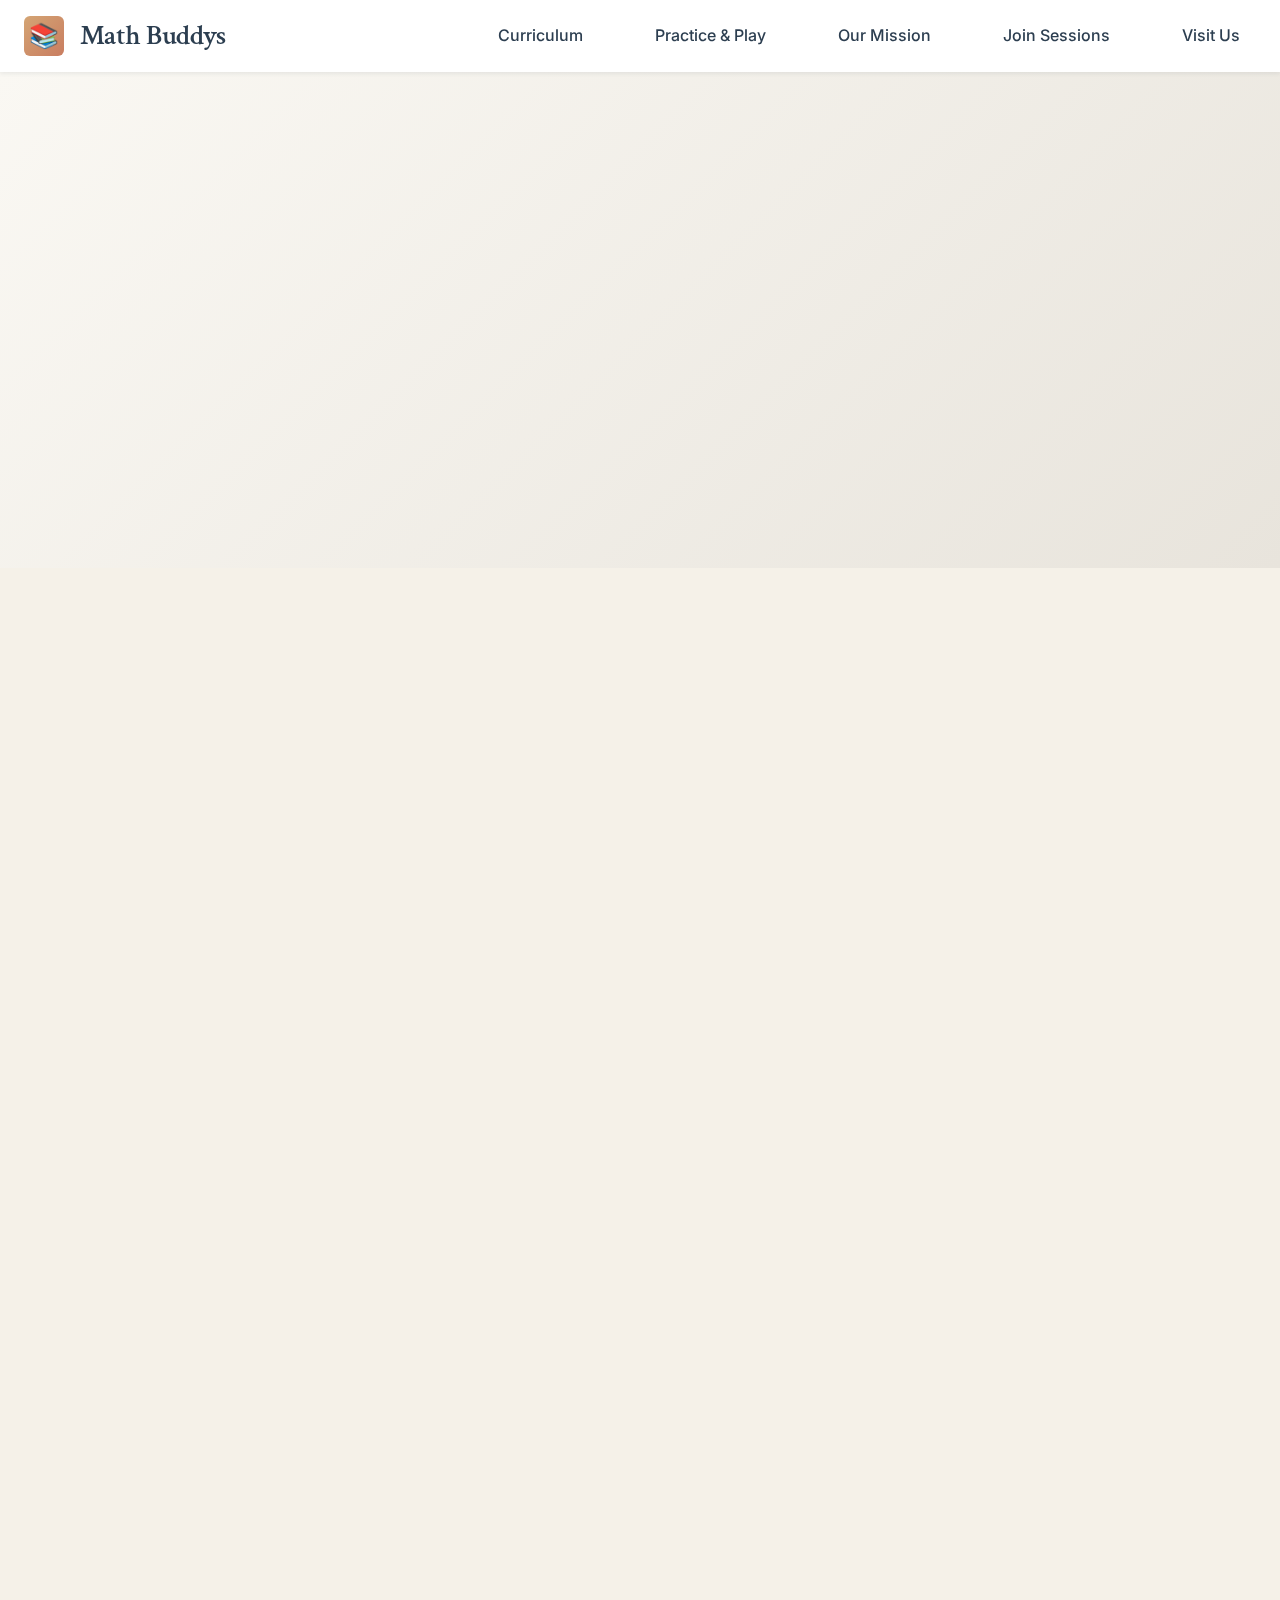
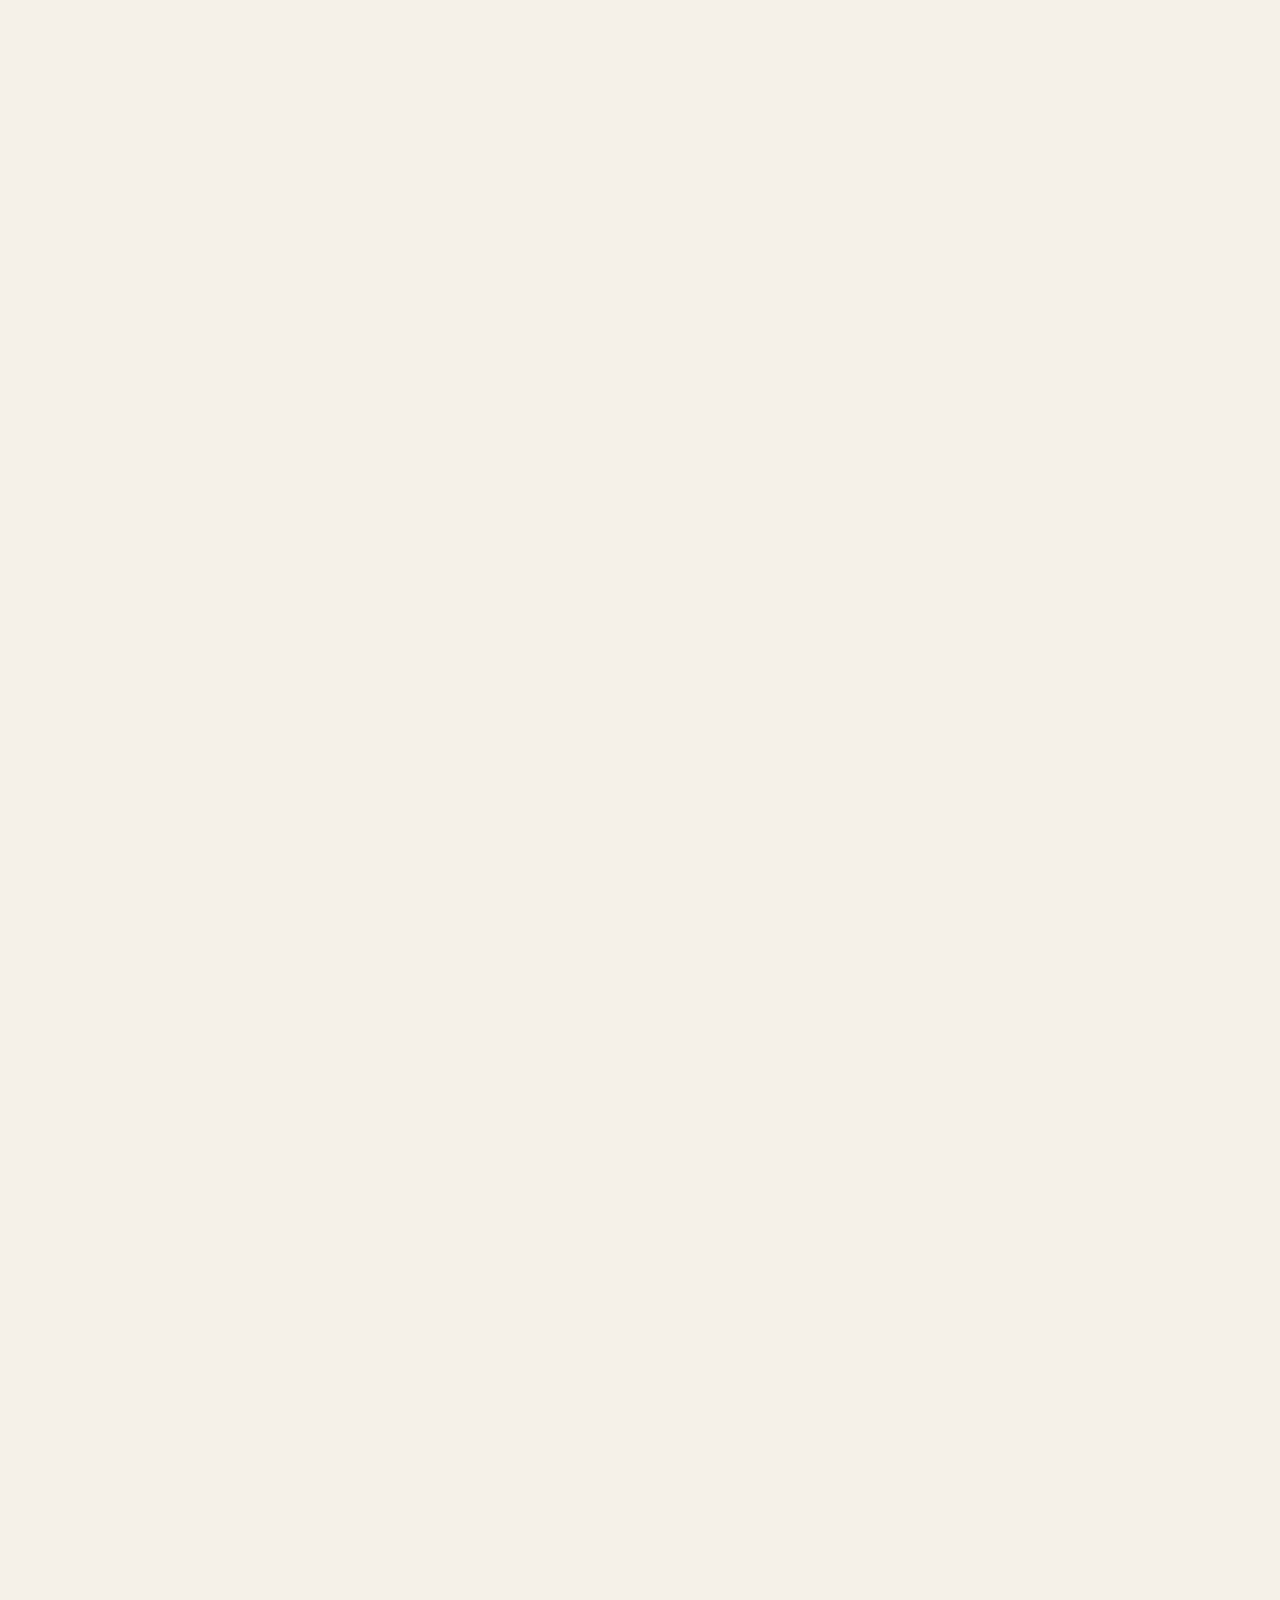
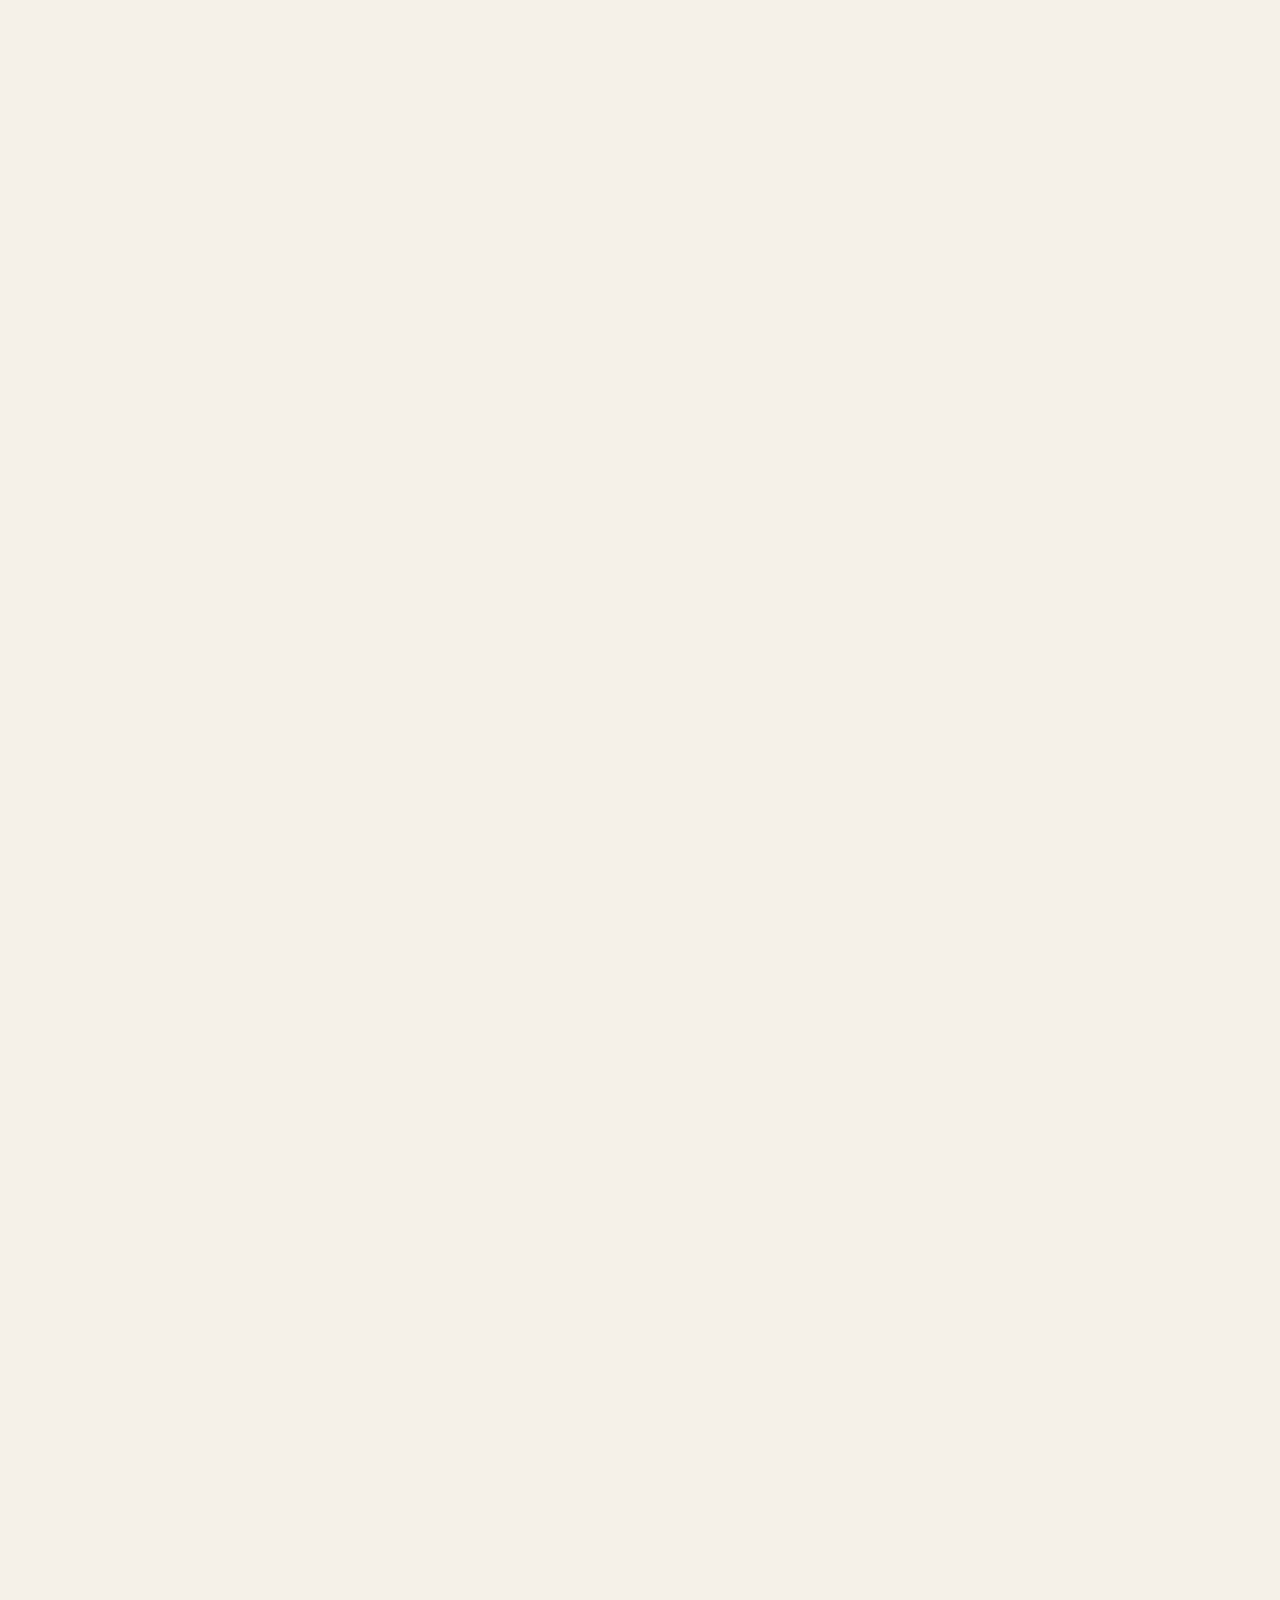
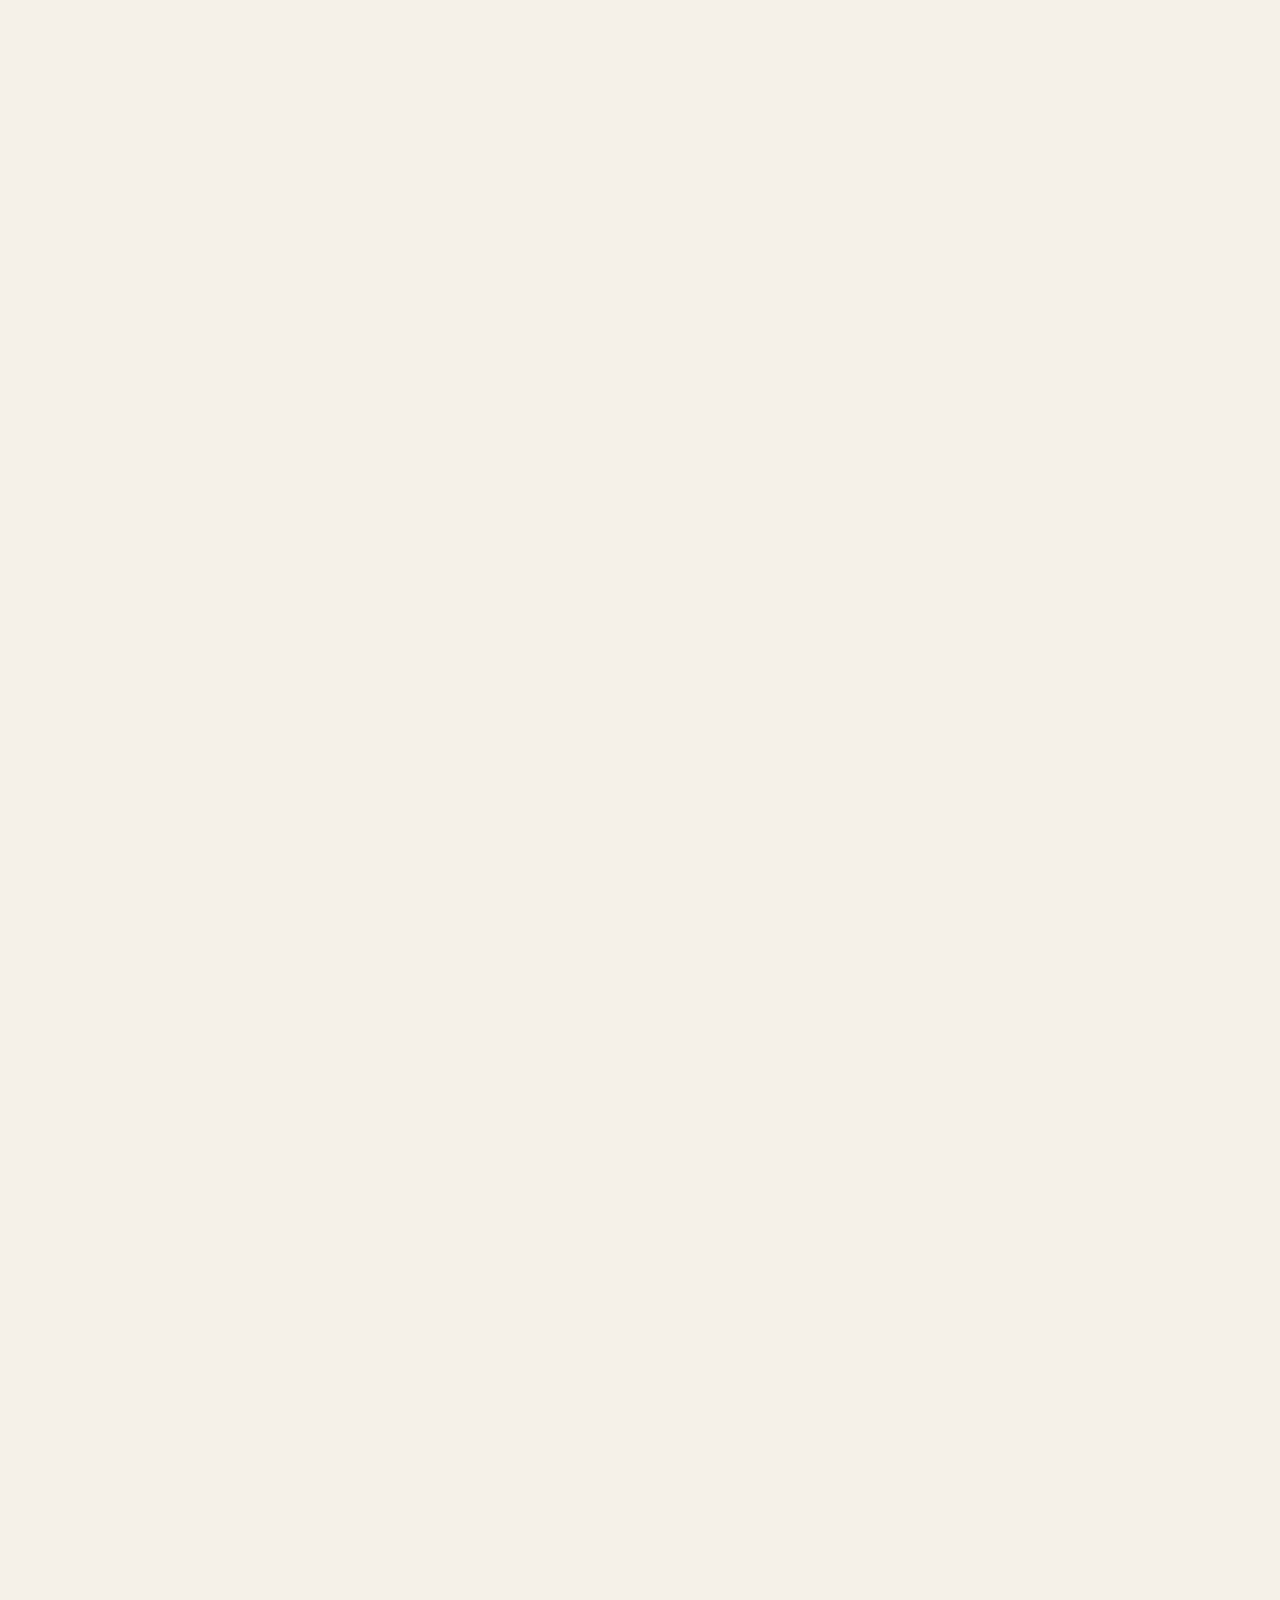
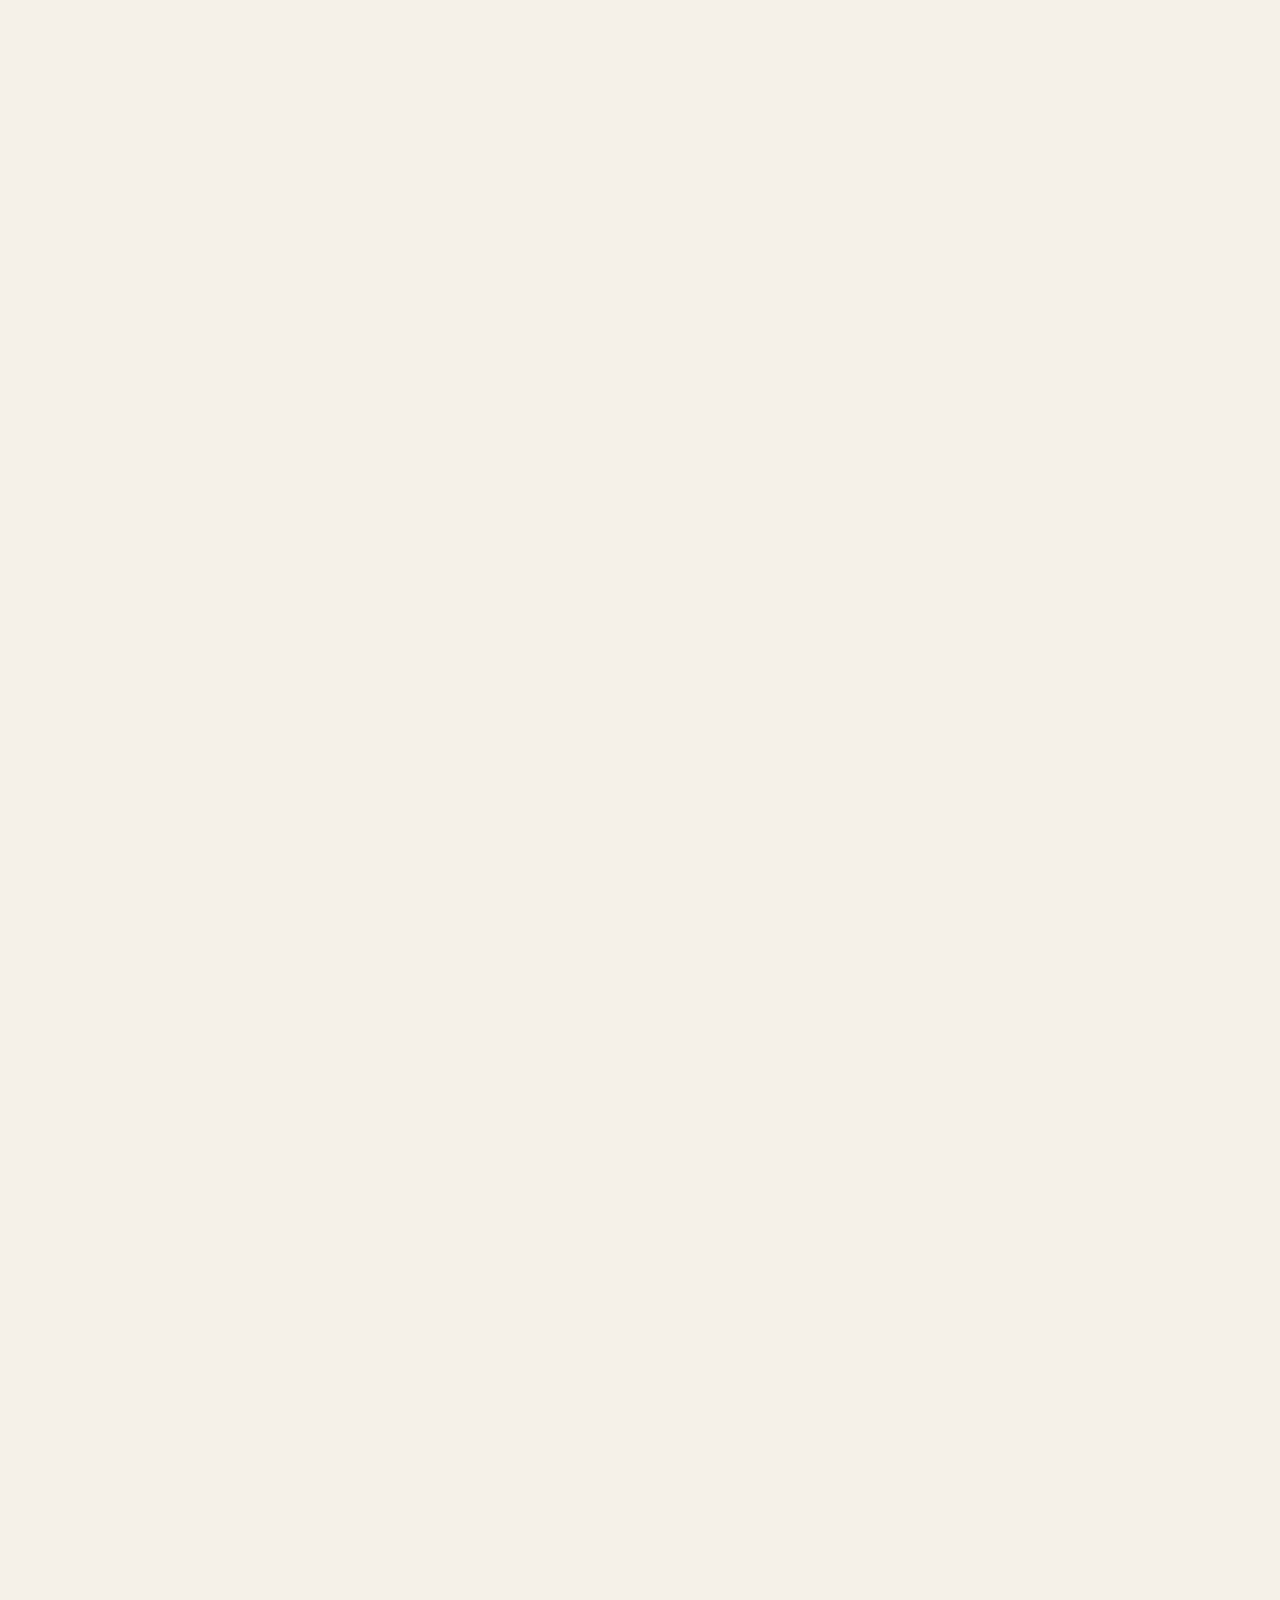
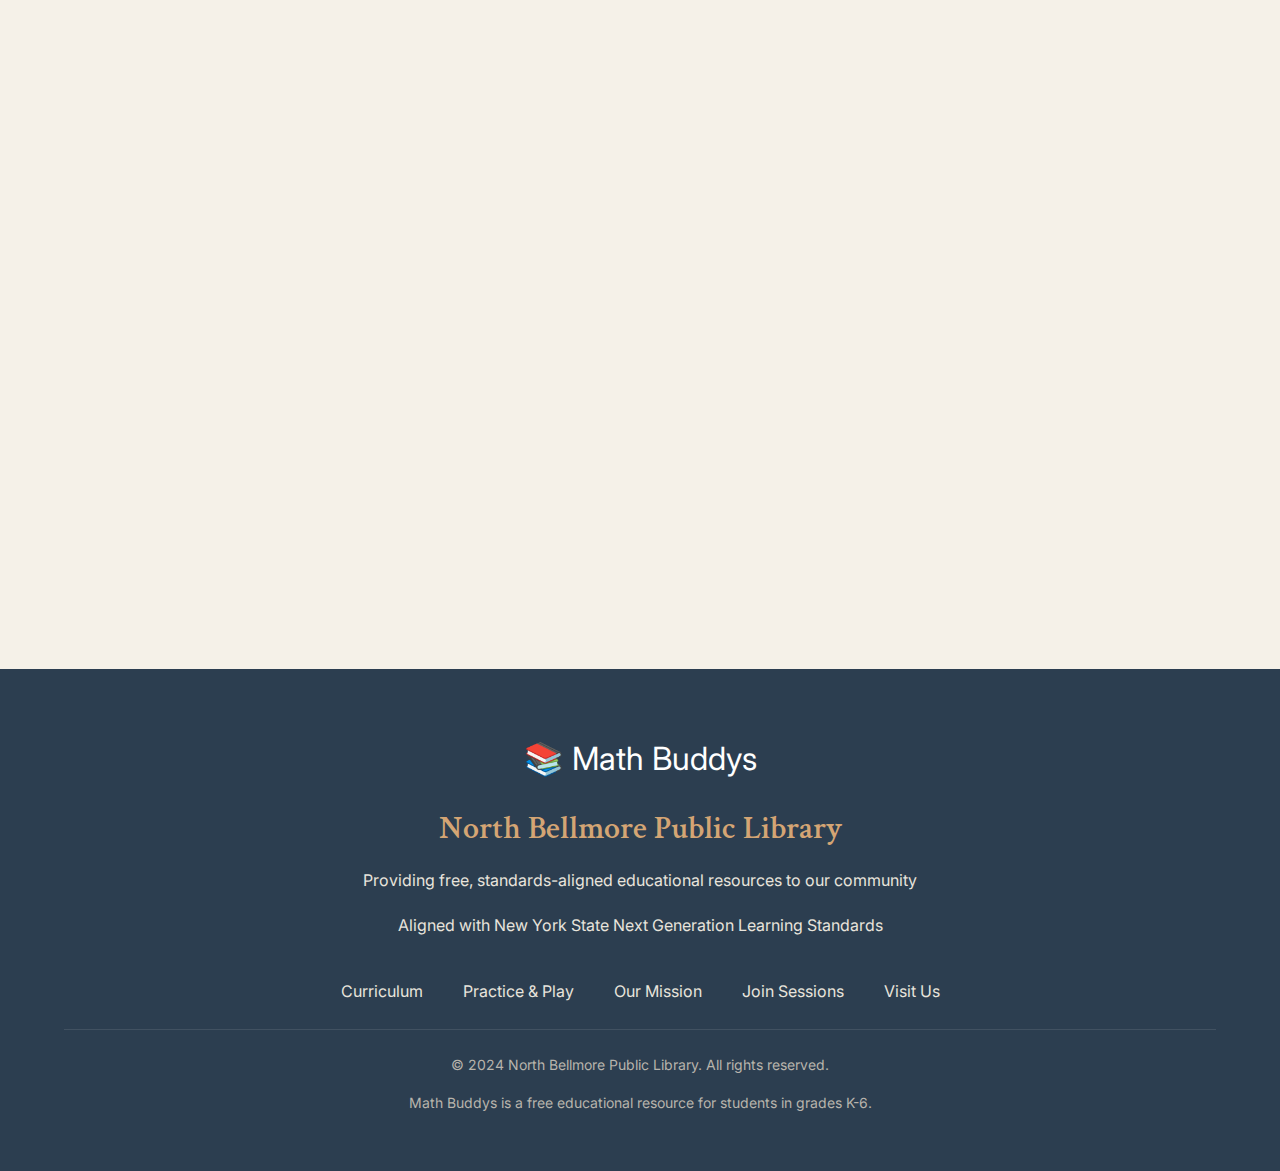
<file: index (3).html>
<!DOCTYPE html>
<html lang="en">
<head>
    <meta charset="UTF-8">
    <meta name="viewport" content="width=device-width, initial-scale=1.0">
    <meta name="description" content="Math Buddys - Free standardized math curriculum aligned to NY State Standards for grades K-6. Provided by North Bellmore Public Library.">
    <meta name="keywords" content="math curriculum, elementary math, K-6 math, New York State standards, North Bellmore Library, free math resources">
    <title>Math Buddys - NY State Aligned Math Curriculum | North Bellmore Public Library</title>
    
    <!-- Fonts -->
    <link rel="preconnect" href="https://fonts.googleapis.com">
    <link rel="preconnect" href="https://fonts.gstatic.com" crossorigin>
    <link href="https://fonts.googleapis.com/css2?family=Crimson+Text:wght@400;600;700&family=Inter:wght@400;500;600;700&display=swap" rel="stylesheet">
    
    <!-- Stylesheet -->
    <link rel="stylesheet" href="./styles.css">
    
    <!-- Favicon (placeholder) -->
    <link rel="icon" type="image/svg+xml" href="data:image/svg+xml,<svg xmlns='http://www.w3.org/2000/svg' viewBox='0 0 100 100'><text y='.9em' font-size='90'>📚</text></svg>">
</head>
<body>
    <!-- Skip to main content for accessibility -->
    <a href="#main-content" class="skip-link">Skip to main content</a>

    <!-- Header Navigation -->
    <header>
        <div class="header-container">
            <div class="logo">
                <div class="logo-icon">📚</div>
                <h1>Math Buddys</h1>
            </div>
            <button class="mobile-menu-toggle" aria-label="Toggle menu">☰</button>
            <nav class="main-nav" aria-label="Main navigation">
                <ul>
                    <li><a href="#grades">Curriculum</a></li>
                    <li><a href="#games">Practice & Play</a></li>
                    <li><a href="#mission">Our Mission</a></li>
                    <li><a href="#sessions">Join Sessions</a></li>
                    <li><a href="#library">Visit Us</a></li>
                </ul>
            </nav>
        </div>
    </header>

    <!-- Main Content -->
    <main id="main-content">
        
        <!-- Hero Section -->
        <section class="hero">
            <div class="container">
                <div class="hero-content animate-on-scroll">
                    <div class="hero-badge">Free • Standards-Aligned • K-6</div>
                    <h1>Welcome to Math Buddys</h1>
                    <p>
                        A comprehensive, free math curriculum aligned to New York State Next Generation Learning Standards. 
                        Designed for elementary students in grades K–6, brought to you by the North Bellmore Public Library.
                    </p>
                    <a href="#grades" class="btn btn-primary">Choose Your Grade Level</a>
                </div>
            </div>
        </section>

        <!-- Grade Selection Section -->
        <section id="grades" class="section-grades">
            <div class="container">
                <div class="text-center mb-lg animate-on-scroll">
                    <h2>Select Your Grade Level</h2>
                    <p class="text-muted">Click on your grade to explore 20+ comprehensive, interactive math lessons</p>
                </div>

                <div class="grade-grid">
                    <!-- Kindergarten -->
                    <div class="grade-card animate-on-scroll" data-grade="kindergarten" tabindex="0">
                        <div class="grade-number">K</div>
                        <h3 class="grade-label">Kindergarten</h3>
                        <p class="grade-description">
                            Counting, number recognition, basic shapes, measurement foundations, and simple patterns.
                        </p>
                        <div class="card-footer mt-md">
                            <span class="lesson-count">20+ Lessons</span>
                        </div>
                    </div>

                    <!-- Grade 1 -->
                    <div class="grade-card animate-on-scroll" data-grade="grade1" tabindex="0">
                        <div class="grade-number">1</div>
                        <h3 class="grade-label">Grade 1</h3>
                        <p class="grade-description">
                            Addition & subtraction within 20, place value, measurement, time, and geometric shapes.
                        </p>
                        <div class="card-footer mt-md">
                            <span class="lesson-count">20+ Lessons</span>
                        </div>
                    </div>

                    <!-- Grade 2 -->
                    <div class="grade-card animate-on-scroll" data-grade="grade2" tabindex="0">
                        <div class="grade-number">2</div>
                        <h3 class="grade-label">Grade 2</h3>
                        <p class="grade-description">
                            Addition & subtraction within 100, place value to 1000, measurement, money, and data.
                        </p>
                        <div class="card-footer mt-md">
                            <span class="lesson-count">20+ Lessons</span>
                        </div>
                    </div>

                    <!-- Grade 3 -->
                    <div class="grade-card animate-on-scroll" data-grade="grade3" tabindex="0">
                        <div class="grade-number">3</div>
                        <h3 class="grade-label">Grade 3</h3>
                        <p class="grade-description">
                            Multiplication & division, fractions, area & perimeter, and representing data.
                        </p>
                        <div class="card-footer mt-md">
                            <span class="lesson-count">20+ Lessons</span>
                        </div>
                    </div>

                    <!-- Grade 4 -->
                    <div class="grade-card animate-on-scroll" data-grade="grade4" tabindex="0">
                        <div class="grade-number">4</div>
                        <h3 class="grade-label">Grade 4</h3>
                        <p class="grade-description">
                            Multi-digit operations, equivalent fractions, decimals, angles, and measurement conversion.
                        </p>
                        <div class="card-footer mt-md">
                            <span class="lesson-count">20+ Lessons</span>
                        </div>
                    </div>

                    <!-- Grade 5 -->
                    <div class="grade-card animate-on-scroll" data-grade="grade5" tabindex="0">
                        <div class="grade-number">5</div>
                        <h3 class="grade-label">Grade 5</h3>
                        <p class="grade-description">
                            Decimal operations, fraction operations, volume, coordinate plane, and algebraic thinking.
                        </p>
                        <div class="card-footer mt-md">
                            <span class="lesson-count">20+ Lessons</span>
                        </div>
                    </div>

                    <!-- Grade 6 -->
                    <div class="grade-card animate-on-scroll" data-grade="grade6" tabindex="0">
                        <div class="grade-number">6</div>
                        <h3 class="grade-label">Grade 6</h3>
                        <p class="grade-description">
                            Ratios & proportions, integers, expressions & equations, area, surface area & volume.
                        </p>
                        <div class="card-footer mt-md">
                            <span class="lesson-count">20+ Lessons</span>
                        </div>
                    </div>
                </div>
            </div>
        </section>

        <!-- Interactive Math Games Section -->
        <section id="games" class="section-alt">
            <div class="container">
                <div class="text-center mb-lg animate-on-scroll">
                    <h2>Interactive Math Games</h2>
                    <p class="text-muted">Reinforce your math skills through fun, educational games — no account required!</p>
                </div>

                <div class="game-grid">
                    <!-- Mental Math Challenge -->
                    <div class="game-card animate-on-scroll">
                        <div class="game-icon">🧮</div>
                        <h3 class="game-title">Mental Math Challenge</h3>
                        <span class="grade-tag">Grades 1-6</span>
                        <p class="game-description">
                            Test your mental math speed! Solve addition, subtraction, multiplication, and division 
                            problems as quickly as you can. Perfect for building computational fluency.
                        </p>
                        <button class="btn-game">Play Now</button>
                    </div>

                    <!-- Multiplication Sprint -->
                    <div class="game-card animate-on-scroll">
                        <div class="game-icon">✖️</div>
                        <h3 class="game-title">Multiplication Sprint</h3>
                        <span class="grade-tag">Grades 3-6</span>
                        <p class="game-description">
                            Master your times tables! Race against the clock to answer multiplication facts. 
                            Build speed and accuracy with your multiplication skills.
                        </p>
                        <button class="btn-game">Play Now</button>
                    </div>

                    <!-- Fraction Match -->
                    <div class="game-card animate-on-scroll">
                        <div class="game-icon">🍰</div>
                        <h3 class="game-title">Fraction Match</h3>
                        <span class="grade-tag">Grades 3-6</span>
                        <p class="game-description">
                            Match equivalent fractions and visual models. Develop deep understanding of fraction 
                            relationships through interactive matching challenges.
                        </p>
                        <button class="btn-game">Play Now</button>
                    </div>

                    <!-- Number Line Adventure -->
                    <div class="game-card animate-on-scroll">
                        <div class="game-icon">📏</div>
                        <h3 class="game-title">Number Line Adventure</h3>
                        <span class="grade-tag">Grades K-5</span>
                        <p class="game-description">
                            Navigate the number line! Place numbers, fractions, and decimals in the correct position. 
                            Build number sense and understanding of magnitude.
                        </p>
                        <button class="btn-game">Play Now</button>
                    </div>

                    <!-- Pattern Finder -->
                    <div class="game-card animate-on-scroll">
                        <div class="game-icon">🔍</div>
                        <h3 class="game-title">Pattern Finder</h3>
                        <span class="grade-tag">Grades 2-6</span>
                        <p class="game-description">
                            Identify and extend number and shape patterns. Develop algebraic thinking by recognizing 
                            rules and predicting what comes next in sequences.
                        </p>
                        <button class="btn-game">Play Now</button>
                    </div>

                    <!-- Geometry Explorer -->
                    <div class="game-card animate-on-scroll">
                        <div class="game-icon">🔷</div>
                        <h3 class="game-title">Geometry Explorer</h3>
                        <span class="grade-tag">Grades K-6</span>
                        <p class="game-description">
                            Explore shapes, angles, and spatial relationships. Build geometric reasoning through 
                            interactive puzzles and challenges adapted to your grade level.
                        </p>
                        <button class="btn-game">Play Now</button>
                    </div>
                </div>
            </div>
        </section>

        <!-- Our Mission Section -->
        <section id="mission" class="mission-section">
            <div class="container">
                <div class="text-center mb-lg animate-on-scroll">
                    <h2>Our Mission</h2>
                    <p style="max-width: 700px; margin: 0 auto 2rem;">
                        Providing free, high-quality math education to every student in our community
                    </p>
                </div>

                <div class="info-cards-grid">
                    <div class="info-card animate-on-scroll">
                        <div class="info-icon">🆓</div>
                        <h3>Free Access for All</h3>
                        <p>
                            Every lesson, practice problem, and interactive game is completely free. No subscriptions, 
                            no hidden fees, no barriers to learning. Education should be accessible to everyone.
                        </p>
                    </div>

                    <div class="info-card animate-on-scroll">
                        <div class="info-icon">📋</div>
                        <h3>Standards-Aligned</h3>
                        <p>
                            All content rigorously aligned to New York State Next Generation Learning Standards. 
                            Every lesson meets official curriculum requirements and grade-level expectations.
                        </p>
                    </div>

                    <div class="info-card animate-on-scroll">
                        <div class="info-icon">🤝</div>
                        <h3>Community Support</h3>
                        <p>
                            Developed and maintained by the North Bellmore Public Library to serve local families, 
                            students, and educators. Your library is here to support your learning journey.
                        </p>
                    </div>

                    <div class="info-card animate-on-scroll">
                        <div class="info-icon">🎓</div>
                        <h3>Quality Education</h3>
                        <p>
                            Comprehensive curriculum covering all math domains from Kindergarten through Grade 6. 
                            Interactive practice, instant feedback, and clear explanations for every concept.
                        </p>
                    </div>
                </div>
            </div>
        </section>

        <!-- Join Sessions Section -->
        <section id="sessions" class="sessions-section">
            <div class="container-narrow">
                <div class="text-center mb-lg animate-on-scroll">
                    <h2>Join Our Learning Sessions</h2>
                    <p class="text-muted">Free in-person math support at the North Bellmore Public Library</p>
                </div>

                <div class="session-card animate-on-scroll">
                    <h3>📚 Math Homework Help</h3>
                    <p>
                        Drop in for one-on-one homework assistance. Our trained volunteers help students work through 
                        challenging problems and build confidence in their math abilities.
                    </p>
                    <p><strong>When:</strong> Tuesdays & Thursdays, 4:00 PM - 6:00 PM</p>
                </div>

                <div class="session-card animate-on-scroll">
                    <h3>👥 Small Group Workshops</h3>
                    <p>
                        Join focused workshops on specific topics like fractions, multiplication, or word problems. 
                        Learn alongside peers in a supportive, collaborative environment.
                    </p>
                    <p><strong>When:</strong> Saturdays, 10:00 AM - 12:00 PM</p>
                </div>

                <div class="session-card animate-on-scroll">
                    <h3>🎯 Math Enrichment Programs</h3>
                    <p>
                        Challenge yourself with advanced problem-solving, math games, and competitions. Perfect for 
                        students who want to go beyond grade-level curriculum.
                    </p>
                    <p><strong>When:</strong> Monthly sessions (check library calendar)</p>
                </div>

                <div class="text-center mt-lg animate-on-scroll">
                    <p style="margin-bottom: 1rem;"><strong>All sessions are free and open to the community. No registration required!</strong></p>
                    <a href="#library" class="btn btn-primary">Learn More About Our Library</a>
                </div>
            </div>
        </section>

        <!-- About Section (Original) -->
        <section id="about" class="section-about">
            <div class="container-narrow">
                <div class="text-center mb-lg animate-on-scroll">
                    <h2>What is Math Buddys?</h2>
                </div>
                
                <div class="card animate-on-scroll">
                    <p>
                        <strong>Math Buddys</strong> is a free, comprehensive online math curriculum designed specifically for elementary students in grades K–6. 
                        Every lesson, topic, and practice problem is carefully aligned with the <strong>New York State Next Generation Learning Standards for Mathematics</strong>.
                    </p>
                    <p>
                        This platform provides students with:
                    </p>
                    <ul style="margin-left: 1.5rem; line-height: 1.8;">
                        <li><strong>Clear concept explanations</strong> that break down complex topics</li>
                        <li><strong>Step-by-step worked examples</strong> showing problem-solving strategies</li>
                        <li><strong>Interactive practice problems</strong> with immediate feedback</li>
                        <li><strong>Detailed answer explanations</strong> to support learning</li>
                        <li><strong>Progress tracking</strong> to monitor student growth</li>
                    </ul>
                    <p>
                        Math Buddys is provided as a free educational resource by the <strong>North Bellmore Public Library</strong>, 
                        serving our community with accessible, high-quality learning materials.
                    </p>
                </div>
            </div>
        </section>

        <!-- NY Standards Section -->
        <section id="standards" class="section-standards">
            <div class="container">
                <div class="text-center mb-lg animate-on-scroll">
                    <h2>Aligned to NY State Standards</h2>
                    <p class="text-muted">Every lesson reflects the New York State Next Generation Learning Standards</p>
                </div>

                <div class="grade-grid">
                    <div class="card animate-on-scroll">
                        <div class="card-header">
                            <div class="card-icon">🔢</div>
                            <div>
                                <h3 class="card-title">Number & Operations</h3>
                            </div>
                        </div>
                        <div class="card-content">
                            <p>
                                Building number sense, understanding place value, and mastering operations with whole numbers, fractions, and decimals.
                            </p>
                        </div>
                    </div>

                    <div class="card animate-on-scroll">
                        <div class="card-header">
                            <div class="card-icon">📐</div>
                            <div>
                                <h3 class="card-title">Geometry</h3>
                            </div>
                        </div>
                        <div class="card-content">
                            <p>
                                Identifying shapes, understanding spatial relationships, measuring angles, and calculating area, perimeter, and volume.
                            </p>
                        </div>
                    </div>

                    <div class="card animate-on-scroll">
                        <div class="card-header">
                            <div class="card-icon">📊</div>
                            <div>
                                <h3 class="card-title">Measurement & Data</h3>
                            </div>
                        </div>
                        <div class="card-content">
                            <p>
                                Measuring length, weight, capacity, and time. Representing and interpreting data through graphs and charts.
                            </p>
                        </div>
                    </div>

                    <div class="card animate-on-scroll">
                        <div class="card-header">
                            <div class="card-icon">🧮</div>
                            <div>
                                <h3 class="card-title">Algebraic Thinking</h3>
                            </div>
                        </div>
                        <div class="card-content">
                            <p>
                                Recognizing patterns, understanding relationships between quantities, and solving equations with variables.
                            </p>
                        </div>
                    </div>

                    <div class="card animate-on-scroll">
                        <div class="card-header">
                            <div class="card-icon">⚖️</div>
                            <div>
                                <h3 class="card-title">Ratios & Proportions</h3>
                            </div>
                        </div>
                        <div class="card-content">
                            <p>
                                Understanding equivalent ratios, solving proportion problems, and applying ratio reasoning in real-world contexts.
                            </p>
                        </div>
                    </div>

                    <div class="card animate-on-scroll">
                        <div class="card-header">
                            <div class="card-icon">✏️</div>
                            <div>
                                <h3 class="card-title">Expressions & Equations</h3>
                            </div>
                        </div>
                        <div class="card-content">
                            <p>
                                Writing and evaluating algebraic expressions, solving linear equations, and understanding inequalities.
                            </p>
                        </div>
                    </div>
                </div>
            </div>
        </section>

        <!-- Visit Us - North Bellmore Public Library -->
        <section id="library" class="library-visit-section">
            <div class="container">
                <div class="text-center mb-lg animate-on-scroll">
                    <div style="font-size: 4rem; margin-bottom: 1rem;">🏛️</div>
                    <h2>Visit North Bellmore Public Library</h2>
                    <p style="max-width: 700px; margin: 0 auto; color: var(--light-gray);">
                        Your community hub for learning, resources, and connection
                    </p>
                </div>

                <div class="library-info-grid">
                    <div class="library-detail animate-on-scroll">
                        <h4>📍 Location</h4>
                        <p>1551 Newbridge Road<br>North Bellmore, NY 11710</p>
                    </div>

                    <div class="library-detail animate-on-scroll">
                        <h4>🕒 Hours</h4>
                        <p>
                            Monday-Thursday: 9 AM - 9 PM<br>
                            Friday-Saturday: 9 AM - 5 PM<br>
                            Sunday: 1 PM - 5 PM
                        </p>
                    </div>

                    <div class="library-detail animate-on-scroll">
                        <h4>📞 Contact</h4>
                        <p>
                            Phone: (516) 785-2990<br>
                            Email: info@northbellmorelibrary.org
                        </p>
                    </div>

                    <div class="library-detail animate-on-scroll">
                        <h4>🎯 Services</h4>
                        <p>
                            Books • Programs • Tutoring<br>
                            Technology • Community Events
                        </p>
                    </div>
                </div>

                <div class="text-center mt-xl animate-on-scroll">
                    <p style="font-size: 1.125rem; margin-bottom: 1.5rem; color: var(--light-gray);">
                        <strong>Math Buddys is proudly supported by your public library.</strong><br>
                        Stop by to explore more educational resources, attend programs, or get homework help!
                    </p>
                    <button class="btn-visit">Visit the Library</button>
                </div>
            </div>
        </section>

        <!-- NY Standards Section -->
        <section id="library" class="section-library">
            <div class="container-narrow">
                <div class="text-center mb-lg animate-on-scroll">
                    <h2>About North Bellmore Public Library</h2>
                </div>
                
                <div class="card animate-on-scroll">
                    <div class="text-center mb-md">
                        <div style="font-size: 4rem; margin-bottom: 1rem;">🏛️</div>
                        <h3>Serving Our Community Through Education</h3>
                    </div>
                    <p>
                        The <strong>North Bellmore Public Library</strong> is dedicated to providing free, accessible educational resources 
                        to students and families in our community. Math Buddys represents our commitment to supporting academic excellence 
                        and lifelong learning.
                    </p>
                    <p>
                        This platform is part of our broader mission to ensure every student has access to high-quality learning materials, 
                        regardless of their background or circumstances.
                    </p>
                    <div class="text-center mt-lg">
                        <p><strong>Have questions or feedback?</strong></p>
                        <p class="text-muted">Visit us at the North Bellmore Public Library or contact our education department.</p>
                    </div>
                </div>
            </div>
        </section>

        <!-- Call to Action -->
        <section class="section-cta">
            <div class="container text-center">
                <div class="animate-on-scroll">
                    <h2>Ready to Start Learning?</h2>
                    <p class="mb-lg">Choose your grade level and begin your math journey today.</p>
                    <a href="#grades" class="btn btn-primary">Get Started</a>
                </div>
            </div>
        </section>

    </main>

    <!-- Footer -->
    <footer>
        <div class="footer-content">
            <div class="footer-logo">📚 Math Buddys</div>
            
            <div class="footer-info">
                <h3>North Bellmore Public Library</h3>
                <p>Providing free, standards-aligned educational resources to our community</p>
                <p>Aligned with New York State Next Generation Learning Standards</p>
            </div>

            <div class="footer-links">
                <a href="#grades">Curriculum</a>
                <a href="#games">Practice & Play</a>
                <a href="#mission">Our Mission</a>
                <a href="#sessions">Join Sessions</a>
                <a href="#library">Visit Us</a>
            </div>

            <div class="footer-bottom">
                <p>&copy; 2024 North Bellmore Public Library. All rights reserved.</p>
                <p>Math Buddys is a free educational resource for students in grades K-6.</p>
            </div>
        </div>
    </footer>

    <!-- JavaScript -->
    <script src="./script.js"></script>
    
    <!-- Grade Card Navigation Script -->
    <script>
        // Navigate to grade pages when cards are clicked
        document.querySelectorAll('.grade-card').forEach(card => {
            card.addEventListener('click', function() {
                const grade = this.dataset.grade;
                window.location.href = `${grade}.html`;
            });
        });
    </script>
</body>
</html>
</file>
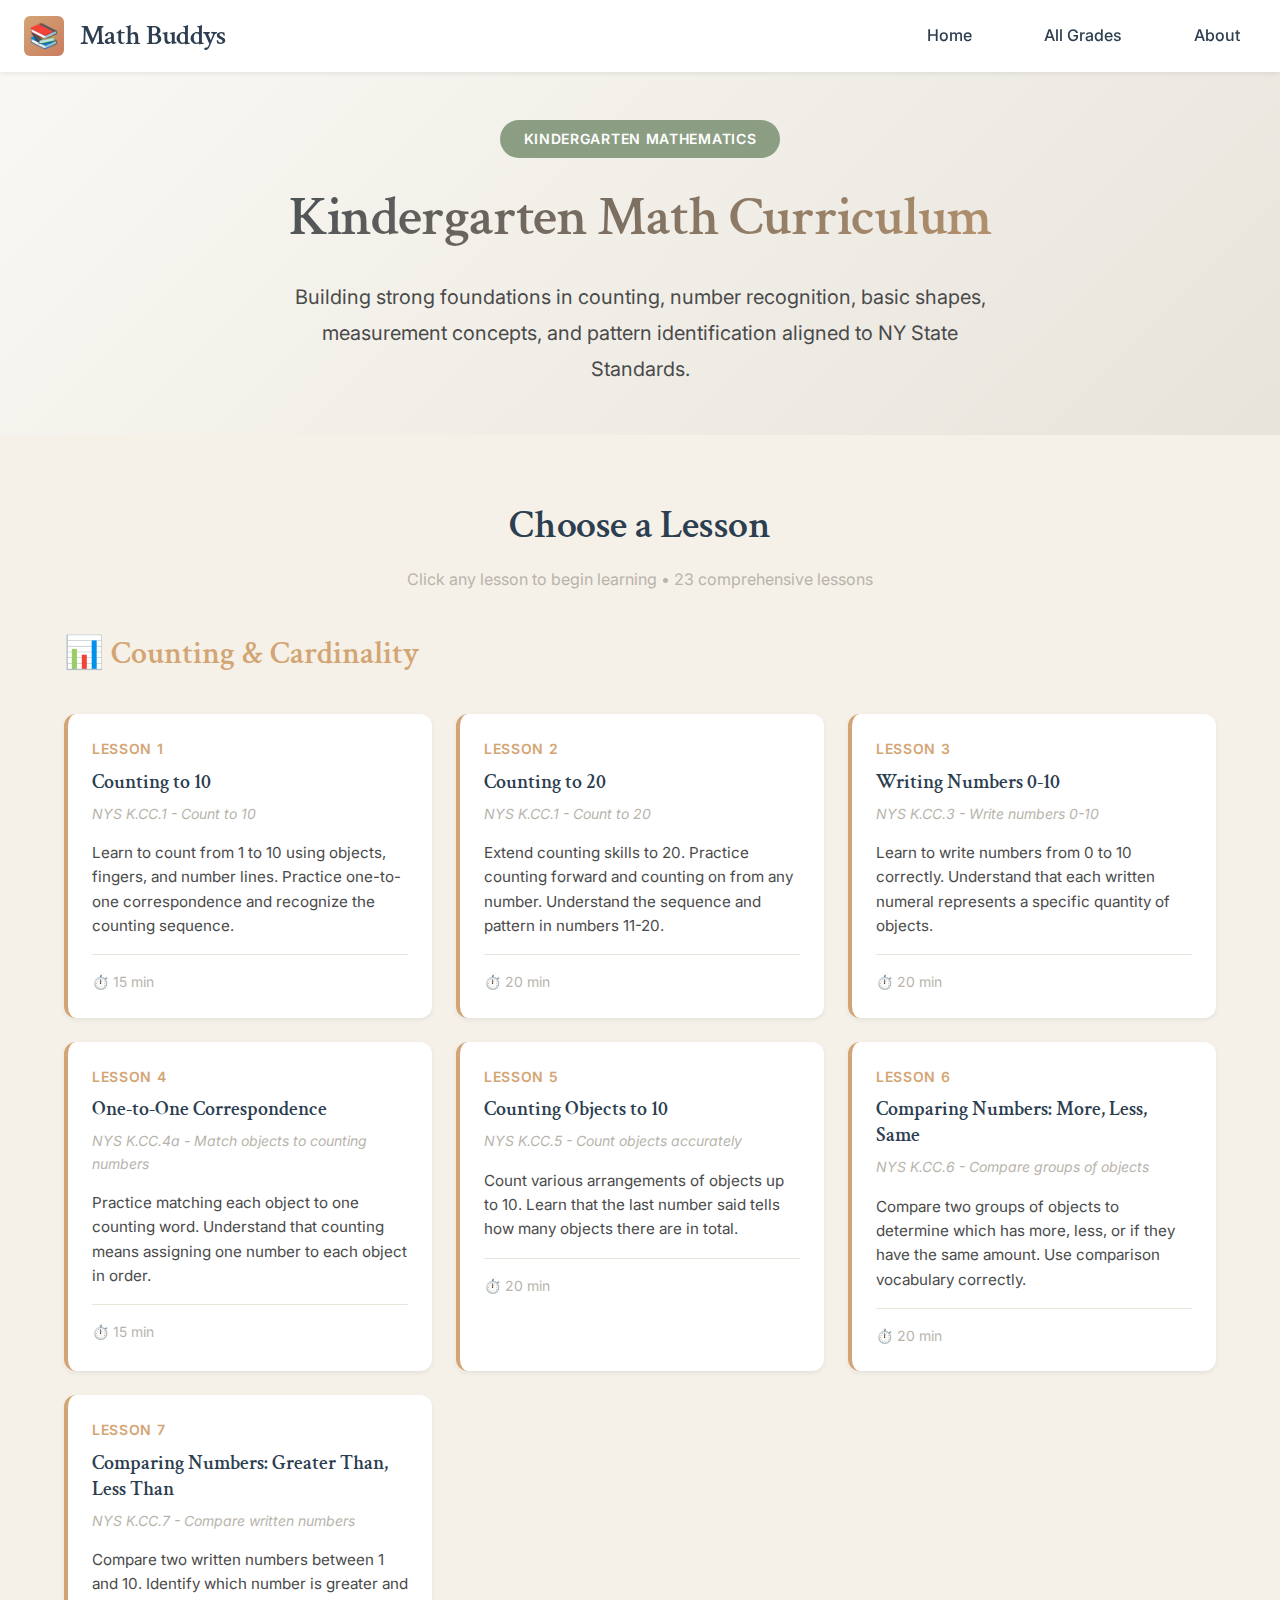
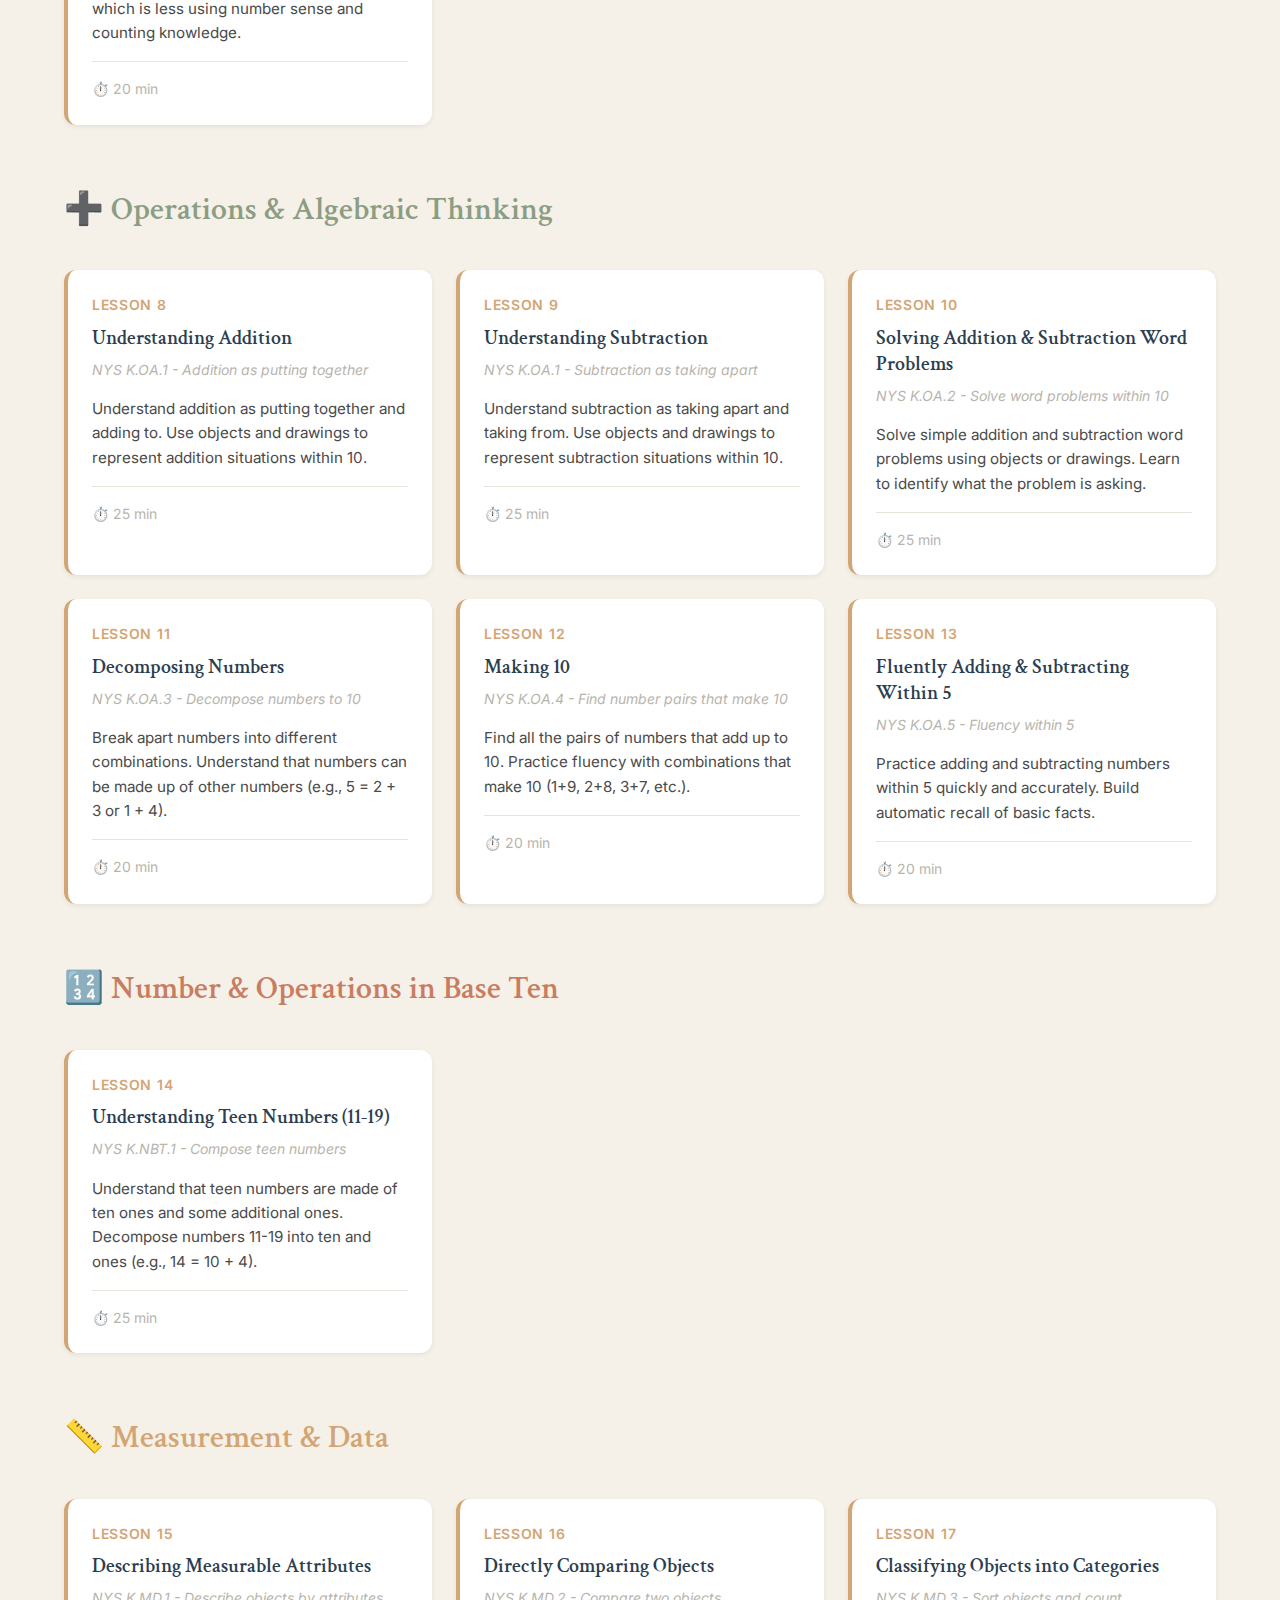
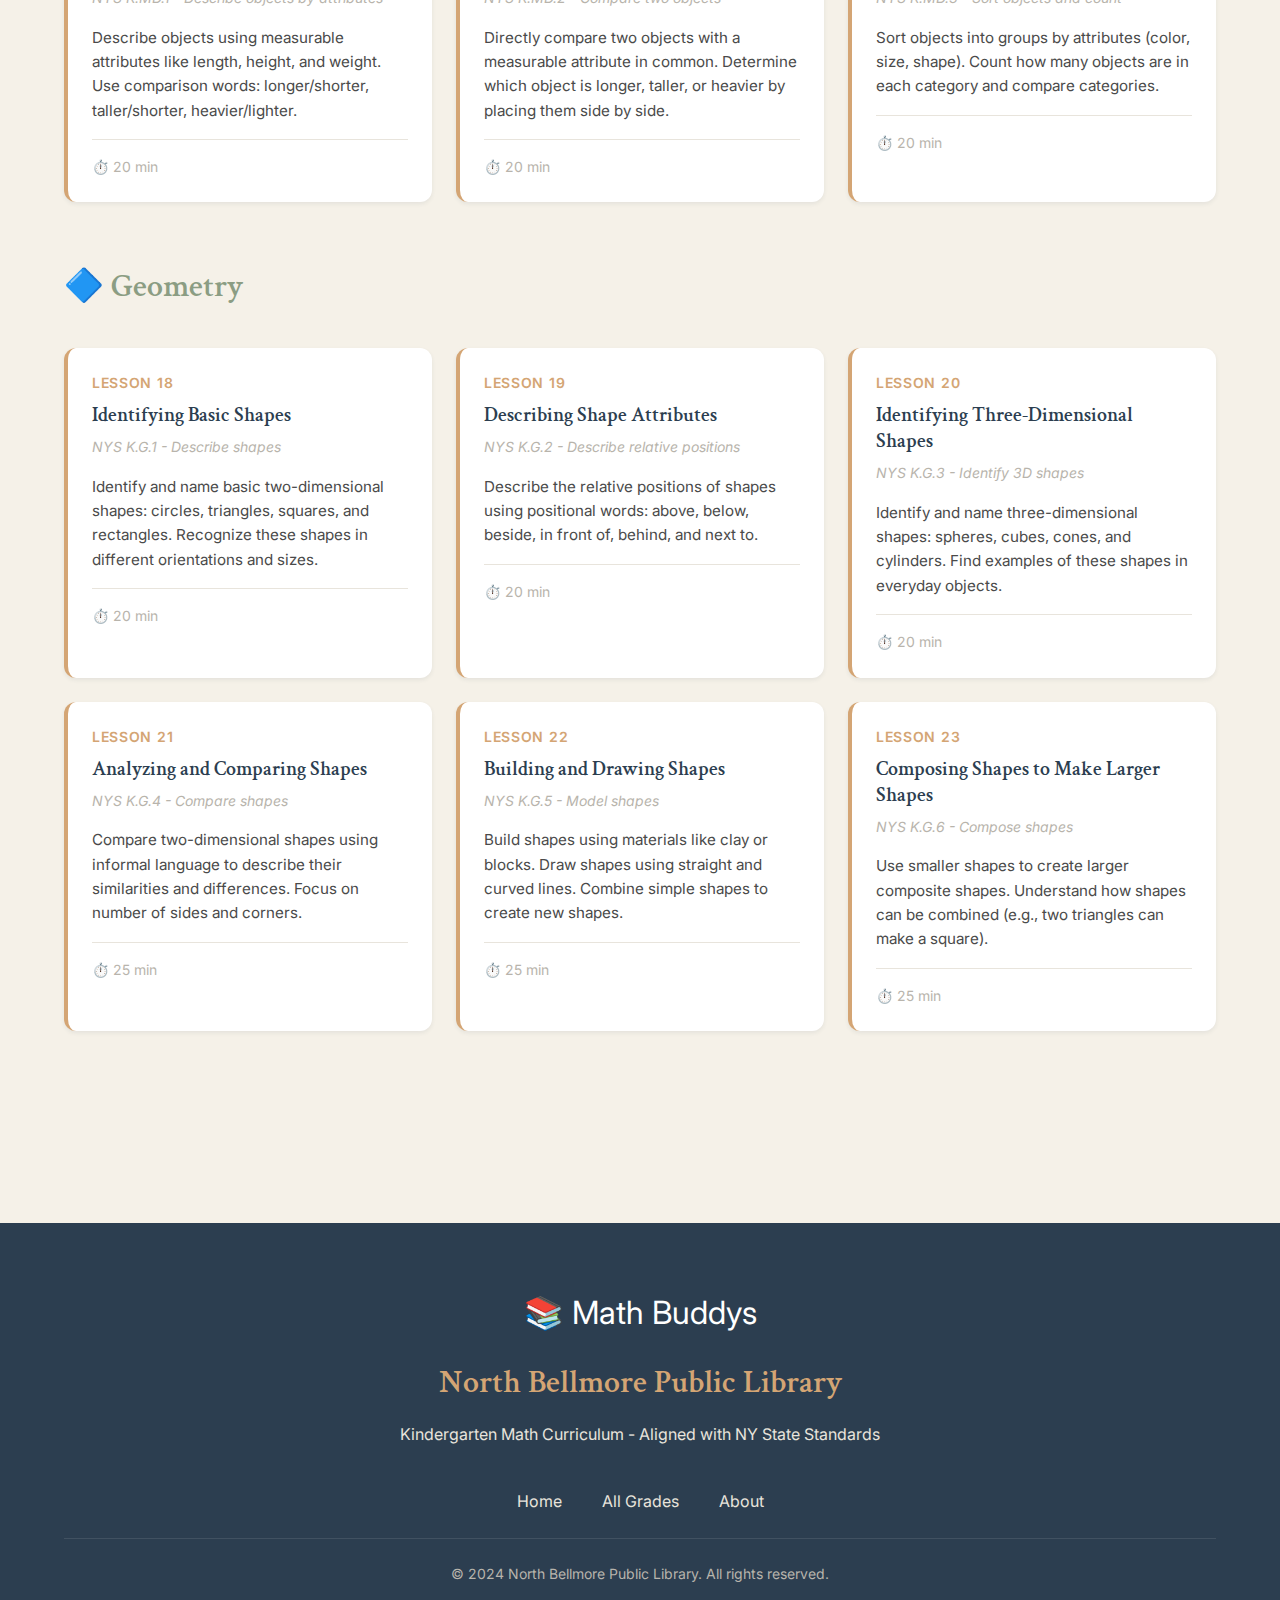
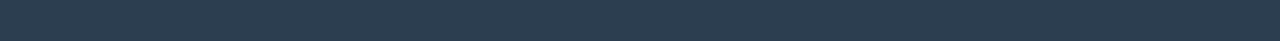
<file: kindergarten (2).html>
<!DOCTYPE html>
<html lang="en">
<head>
    <meta charset="UTF-8">
    <meta name="viewport" content="width=device-width, initial-scale=1.0">
    <meta name="description" content="Kindergarten Math Curriculum - 23 lessons aligned to NY State standards covering counting, numbers, shapes, measurement, and patterns.">
    <title>Kindergarten Math | Math Buddys</title>
    
    <!-- Fonts -->
    <link rel="preconnect" href="https://fonts.googleapis.com">
    <link rel="preconnect" href="https://fonts.gstatic.com" crossorigin>
    <link href="https://fonts.googleapis.com/css2?family=Crimson+Text:wght@400;600;700&family=Inter:wght@400;500;600;700&display=swap" rel="stylesheet">
    
    <!-- Stylesheet -->
    <link rel="stylesheet" href="./styles.css">
    
    <!-- Favicon -->
    <link rel="icon" type="image/svg+xml" href="data:image/svg+xml,<svg xmlns='http://www.w3.org/2000/svg' viewBox='0 0 100 100'><text y='.9em' font-size='90'>📚</text></svg>">
</head>
<body>
    <a href="#main-content" class="skip-link">Skip to main content</a>

    <!-- Header -->
    <header>
        <div class="header-container">
            <div class="logo">
                <div class="logo-icon">📚</div>
                <h1>Math Buddys</h1>
            </div>
            <button class="mobile-menu-toggle" aria-label="Toggle menu">☰</button>
            <nav class="main-nav" aria-label="Main navigation">
                <ul>
                    <li><a href="index.html">Home</a></li>
                    <li><a href="index.html#grades">All Grades</a></li>
                    <li><a href="index.html#about">About</a></li>
                </ul>
            </nav>
        </div>
    </header>

    <main id="main-content">
        
        <!-- Grade Header -->
        <section class="hero" style="padding: 3rem 0;">
            <div class="container">
                <div class="text-center">
                    <div class="hero-badge">Kindergarten Mathematics</div>
                    <h1>Kindergarten Math Curriculum</h1>
                    <p style="max-width: 700px; margin: 0 auto;">
                        Building strong foundations in counting, number recognition, basic shapes, 
                        measurement concepts, and pattern identification aligned to NY State Standards.
                    </p>
                </div>
            </div>
        </section>

        <!-- Lesson List -->
        <section class="section-lessons">
            <div class="container">
                <div class="text-center mb-lg">
                    <h2>Choose a Lesson</h2>
                    <p class="text-muted">Click any lesson to begin learning • 23 comprehensive lessons</p>
                </div>

                <!-- Counting & Cardinality Domain -->
                <div class="mb-xl">
                    <h3 style="color: var(--muted-gold); margin-bottom: var(--spacing-md);">📊 Counting & Cardinality</h3>
                    <div class="lesson-grid">
                        
                        <div class="lesson-card" data-lesson="k-1">
                            <div class="lesson-number">Lesson 1</div>
                            <h4 class="lesson-title">Counting to 10</h4>
                            <p class="lesson-standard">NYS K.CC.1 - Count to 10</p>
                            <p class="lesson-description">
                                Learn to count from 1 to 10 using objects, fingers, and number lines. 
                                Practice one-to-one correspondence and recognize the counting sequence.
                            </p>
                            <div class="lesson-meta">
                                <span class="lesson-duration">⏱️ 15 min</span>
                                <span class="progress-indicator" data-grade="kindergarten" data-lesson="k-1"></span>
                            </div>
                        </div>

                        <div class="lesson-card" data-lesson="k-2">
                            <div class="lesson-number">Lesson 2</div>
                            <h4 class="lesson-title">Counting to 20</h4>
                            <p class="lesson-standard">NYS K.CC.1 - Count to 20</p>
                            <p class="lesson-description">
                                Extend counting skills to 20. Practice counting forward and counting on from any number. 
                                Understand the sequence and pattern in numbers 11-20.
                            </p>
                            <div class="lesson-meta">
                                <span class="lesson-duration">⏱️ 20 min</span>
                                <span class="progress-indicator" data-grade="kindergarten" data-lesson="k-2"></span>
                            </div>
                        </div>

                        <div class="lesson-card" data-lesson="k-3">
                            <div class="lesson-number">Lesson 3</div>
                            <h4 class="lesson-title">Writing Numbers 0-10</h4>
                            <p class="lesson-standard">NYS K.CC.3 - Write numbers 0-10</p>
                            <p class="lesson-description">
                                Learn to write numbers from 0 to 10 correctly. Understand that each written numeral 
                                represents a specific quantity of objects.
                            </p>
                            <div class="lesson-meta">
                                <span class="lesson-duration">⏱️ 20 min</span>
                                <span class="progress-indicator" data-grade="kindergarten" data-lesson="k-3"></span>
                            </div>
                        </div>

                        <div class="lesson-card" data-lesson="k-4">
                            <div class="lesson-number">Lesson 4</div>
                            <h4 class="lesson-title">One-to-One Correspondence</h4>
                            <p class="lesson-standard">NYS K.CC.4a - Match objects to counting numbers</p>
                            <p class="lesson-description">
                                Practice matching each object to one counting word. Understand that counting means 
                                assigning one number to each object in order.
                            </p>
                            <div class="lesson-meta">
                                <span class="lesson-duration">⏱️ 15 min</span>
                                <span class="progress-indicator" data-grade="kindergarten" data-lesson="k-4"></span>
                            </div>
                        </div>

                        <div class="lesson-card" data-lesson="k-5">
                            <div class="lesson-number">Lesson 5</div>
                            <h4 class="lesson-title">Counting Objects to 10</h4>
                            <p class="lesson-standard">NYS K.CC.5 - Count objects accurately</p>
                            <p class="lesson-description">
                                Count various arrangements of objects up to 10. Learn that the last number said 
                                tells how many objects there are in total.
                            </p>
                            <div class="lesson-meta">
                                <span class="lesson-duration">⏱️ 20 min</span>
                                <span class="progress-indicator" data-grade="kindergarten" data-lesson="k-5"></span>
                            </div>
                        </div>

                        <div class="lesson-card" data-lesson="k-6">
                            <div class="lesson-number">Lesson 6</div>
                            <h4 class="lesson-title">Comparing Numbers: More, Less, Same</h4>
                            <p class="lesson-standard">NYS K.CC.6 - Compare groups of objects</p>
                            <p class="lesson-description">
                                Compare two groups of objects to determine which has more, less, or if they have 
                                the same amount. Use comparison vocabulary correctly.
                            </p>
                            <div class="lesson-meta">
                                <span class="lesson-duration">⏱️ 20 min</span>
                                <span class="progress-indicator" data-grade="kindergarten" data-lesson="k-6"></span>
                            </div>
                        </div>

                        <div class="lesson-card" data-lesson="k-7">
                            <div class="lesson-number">Lesson 7</div>
                            <h4 class="lesson-title">Comparing Numbers: Greater Than, Less Than</h4>
                            <p class="lesson-standard">NYS K.CC.7 - Compare written numbers</p>
                            <p class="lesson-description">
                                Compare two written numbers between 1 and 10. Identify which number is greater 
                                and which is less using number sense and counting knowledge.
                            </p>
                            <div class="lesson-meta">
                                <span class="lesson-duration">⏱️ 20 min</span>
                                <span class="progress-indicator" data-grade="kindergarten" data-lesson="k-7"></span>
                            </div>
                        </div>

                    </div>
                </div>

                <!-- Operations & Algebraic Thinking Domain -->
                <div class="mb-xl">
                    <h3 style="color: var(--sage-green); margin-bottom: var(--spacing-md);">➕ Operations & Algebraic Thinking</h3>
                    <div class="lesson-grid">
                        
                        <div class="lesson-card" data-lesson="k-8">
                            <div class="lesson-number">Lesson 8</div>
                            <h4 class="lesson-title">Understanding Addition</h4>
                            <p class="lesson-standard">NYS K.OA.1 - Addition as putting together</p>
                            <p class="lesson-description">
                                Understand addition as putting together and adding to. Use objects and drawings 
                                to represent addition situations within 10.
                            </p>
                            <div class="lesson-meta">
                                <span class="lesson-duration">⏱️ 25 min</span>
                                <span class="progress-indicator" data-grade="kindergarten" data-lesson="k-8"></span>
                            </div>
                        </div>

                        <div class="lesson-card" data-lesson="k-9">
                            <div class="lesson-number">Lesson 9</div>
                            <h4 class="lesson-title">Understanding Subtraction</h4>
                            <p class="lesson-standard">NYS K.OA.1 - Subtraction as taking apart</p>
                            <p class="lesson-description">
                                Understand subtraction as taking apart and taking from. Use objects and drawings 
                                to represent subtraction situations within 10.
                            </p>
                            <div class="lesson-meta">
                                <span class="lesson-duration">⏱️ 25 min</span>
                                <span class="progress-indicator" data-grade="kindergarten" data-lesson="k-9"></span>
                            </div>
                        </div>

                        <div class="lesson-card" data-lesson="k-10">
                            <div class="lesson-number">Lesson 10</div>
                            <h4 class="lesson-title">Solving Addition & Subtraction Word Problems</h4>
                            <p class="lesson-standard">NYS K.OA.2 - Solve word problems within 10</p>
                            <p class="lesson-description">
                                Solve simple addition and subtraction word problems using objects or drawings. 
                                Learn to identify what the problem is asking.
                            </p>
                            <div class="lesson-meta">
                                <span class="lesson-duration">⏱️ 25 min</span>
                                <span class="progress-indicator" data-grade="kindergarten" data-lesson="k-10"></span>
                            </div>
                        </div>

                        <div class="lesson-card" data-lesson="k-11">
                            <div class="lesson-number">Lesson 11</div>
                            <h4 class="lesson-title">Decomposing Numbers</h4>
                            <p class="lesson-standard">NYS K.OA.3 - Decompose numbers to 10</p>
                            <p class="lesson-description">
                                Break apart numbers into different combinations. Understand that numbers can be 
                                made up of other numbers (e.g., 5 = 2 + 3 or 1 + 4).
                            </p>
                            <div class="lesson-meta">
                                <span class="lesson-duration">⏱️ 20 min</span>
                                <span class="progress-indicator" data-grade="kindergarten" data-lesson="k-11"></span>
                            </div>
                        </div>

                        <div class="lesson-card" data-lesson="k-12">
                            <div class="lesson-number">Lesson 12</div>
                            <h4 class="lesson-title">Making 10</h4>
                            <p class="lesson-standard">NYS K.OA.4 - Find number pairs that make 10</p>
                            <p class="lesson-description">
                                Find all the pairs of numbers that add up to 10. Practice fluency with combinations 
                                that make 10 (1+9, 2+8, 3+7, etc.).
                            </p>
                            <div class="lesson-meta">
                                <span class="lesson-duration">⏱️ 20 min</span>
                                <span class="progress-indicator" data-grade="kindergarten" data-lesson="k-12"></span>
                            </div>
                        </div>

                        <div class="lesson-card" data-lesson="k-13">
                            <div class="lesson-number">Lesson 13</div>
                            <h4 class="lesson-title">Fluently Adding & Subtracting Within 5</h4>
                            <p class="lesson-standard">NYS K.OA.5 - Fluency within 5</p>
                            <p class="lesson-description">
                                Practice adding and subtracting numbers within 5 quickly and accurately. 
                                Build automatic recall of basic facts.
                            </p>
                            <div class="lesson-meta">
                                <span class="lesson-duration">⏱️ 20 min</span>
                                <span class="progress-indicator" data-grade="kindergarten" data-lesson="k-13"></span>
                            </div>
                        </div>

                    </div>
                </div>

                <!-- Number & Operations in Base Ten Domain -->
                <div class="mb-xl">
                    <h3 style="color: var(--warm-terracotta); margin-bottom: var(--spacing-md);">🔢 Number & Operations in Base Ten</h3>
                    <div class="lesson-grid">
                        
                        <div class="lesson-card" data-lesson="k-14">
                            <div class="lesson-number">Lesson 14</div>
                            <h4 class="lesson-title">Understanding Teen Numbers (11-19)</h4>
                            <p class="lesson-standard">NYS K.NBT.1 - Compose teen numbers</p>
                            <p class="lesson-description">
                                Understand that teen numbers are made of ten ones and some additional ones. 
                                Decompose numbers 11-19 into ten and ones (e.g., 14 = 10 + 4).
                            </p>
                            <div class="lesson-meta">
                                <span class="lesson-duration">⏱️ 25 min</span>
                                <span class="progress-indicator" data-grade="kindergarten" data-lesson="k-14"></span>
                            </div>
                        </div>

                    </div>
                </div>

                <!-- Measurement & Data Domain -->
                <div class="mb-xl">
                    <h3 style="color: var(--muted-gold); margin-bottom: var(--spacing-md);">📏 Measurement & Data</h3>
                    <div class="lesson-grid">
                        
                        <div class="lesson-card" data-lesson="k-15">
                            <div class="lesson-number">Lesson 15</div>
                            <h4 class="lesson-title">Describing Measurable Attributes</h4>
                            <p class="lesson-standard">NYS K.MD.1 - Describe objects by attributes</p>
                            <p class="lesson-description">
                                Describe objects using measurable attributes like length, height, and weight. 
                                Use comparison words: longer/shorter, taller/shorter, heavier/lighter.
                            </p>
                            <div class="lesson-meta">
                                <span class="lesson-duration">⏱️ 20 min</span>
                                <span class="progress-indicator" data-grade="kindergarten" data-lesson="k-15"></span>
                            </div>
                        </div>

                        <div class="lesson-card" data-lesson="k-16">
                            <div class="lesson-number">Lesson 16</div>
                            <h4 class="lesson-title">Directly Comparing Objects</h4>
                            <p class="lesson-standard">NYS K.MD.2 - Compare two objects</p>
                            <p class="lesson-description">
                                Directly compare two objects with a measurable attribute in common. Determine which 
                                object is longer, taller, or heavier by placing them side by side.
                            </p>
                            <div class="lesson-meta">
                                <span class="lesson-duration">⏱️ 20 min</span>
                                <span class="progress-indicator" data-grade="kindergarten" data-lesson="k-16"></span>
                            </div>
                        </div>

                        <div class="lesson-card" data-lesson="k-17">
                            <div class="lesson-number">Lesson 17</div>
                            <h4 class="lesson-title">Classifying Objects into Categories</h4>
                            <p class="lesson-standard">NYS K.MD.3 - Sort objects and count</p>
                            <p class="lesson-description">
                                Sort objects into groups by attributes (color, size, shape). Count how many objects 
                                are in each category and compare categories.
                            </p>
                            <div class="lesson-meta">
                                <span class="lesson-duration">⏱️ 20 min</span>
                                <span class="progress-indicator" data-grade="kindergarten" data-lesson="k-17"></span>
                            </div>
                        </div>

                    </div>
                </div>

                <!-- Geometry Domain -->
                <div class="mb-xl">
                    <h3 style="color: var(--sage-green); margin-bottom: var(--spacing-md);">🔷 Geometry</h3>
                    <div class="lesson-grid">
                        
                        <div class="lesson-card" data-lesson="k-18">
                            <div class="lesson-number">Lesson 18</div>
                            <h4 class="lesson-title">Identifying Basic Shapes</h4>
                            <p class="lesson-standard">NYS K.G.1 - Describe shapes</p>
                            <p class="lesson-description">
                                Identify and name basic two-dimensional shapes: circles, triangles, squares, and 
                                rectangles. Recognize these shapes in different orientations and sizes.
                            </p>
                            <div class="lesson-meta">
                                <span class="lesson-duration">⏱️ 20 min</span>
                                <span class="progress-indicator" data-grade="kindergarten" data-lesson="k-18"></span>
                            </div>
                        </div>

                        <div class="lesson-card" data-lesson="k-19">
                            <div class="lesson-number">Lesson 19</div>
                            <h4 class="lesson-title">Describing Shape Attributes</h4>
                            <p class="lesson-standard">NYS K.G.2 - Describe relative positions</p>
                            <p class="lesson-description">
                                Describe the relative positions of shapes using positional words: above, below, 
                                beside, in front of, behind, and next to.
                            </p>
                            <div class="lesson-meta">
                                <span class="lesson-duration">⏱️ 20 min</span>
                                <span class="progress-indicator" data-grade="kindergarten" data-lesson="k-19"></span>
                            </div>
                        </div>

                        <div class="lesson-card" data-lesson="k-20">
                            <div class="lesson-number">Lesson 20</div>
                            <h4 class="lesson-title">Identifying Three-Dimensional Shapes</h4>
                            <p class="lesson-standard">NYS K.G.3 - Identify 3D shapes</p>
                            <p class="lesson-description">
                                Identify and name three-dimensional shapes: spheres, cubes, cones, and cylinders. 
                                Find examples of these shapes in everyday objects.
                            </p>
                            <div class="lesson-meta">
                                <span class="lesson-duration">⏱️ 20 min</span>
                                <span class="progress-indicator" data-grade="kindergarten" data-lesson="k-20"></span>
                            </div>
                        </div>

                        <div class="lesson-card" data-lesson="k-21">
                            <div class="lesson-number">Lesson 21</div>
                            <h4 class="lesson-title">Analyzing and Comparing Shapes</h4>
                            <p class="lesson-standard">NYS K.G.4 - Compare shapes</p>
                            <p class="lesson-description">
                                Compare two-dimensional shapes using informal language to describe their similarities 
                                and differences. Focus on number of sides and corners.
                            </p>
                            <div class="lesson-meta">
                                <span class="lesson-duration">⏱️ 25 min</span>
                                <span class="progress-indicator" data-grade="kindergarten" data-lesson="k-21"></span>
                            </div>
                        </div>

                        <div class="lesson-card" data-lesson="k-22">
                            <div class="lesson-number">Lesson 22</div>
                            <h4 class="lesson-title">Building and Drawing Shapes</h4>
                            <p class="lesson-standard">NYS K.G.5 - Model shapes</p>
                            <p class="lesson-description">
                                Build shapes using materials like clay or blocks. Draw shapes using straight and 
                                curved lines. Combine simple shapes to create new shapes.
                            </p>
                            <div class="lesson-meta">
                                <span class="lesson-duration">⏱️ 25 min</span>
                                <span class="progress-indicator" data-grade="kindergarten" data-lesson="k-22"></span>
                            </div>
                        </div>

                        <div class="lesson-card" data-lesson="k-23">
                            <div class="lesson-number">Lesson 23</div>
                            <h4 class="lesson-title">Composing Shapes to Make Larger Shapes</h4>
                            <p class="lesson-standard">NYS K.G.6 - Compose shapes</p>
                            <p class="lesson-description">
                                Use smaller shapes to create larger composite shapes. Understand how shapes can be 
                                combined (e.g., two triangles can make a square).
                            </p>
                            <div class="lesson-meta">
                                <span class="lesson-duration">⏱️ 25 min</span>
                                <span class="progress-indicator" data-grade="kindergarten" data-lesson="k-23"></span>
                            </div>
                        </div>

                    </div>
                </div>

            </div>
        </section>

        <!-- Sample Lesson Content (Lesson 1 - Counting to 10) -->
        <section id="lesson-k-1" class="lesson-content" style="display: none;">
            <div class="container-narrow">
                <button class="btn btn-outline back-btn mb-md">← Back to Lessons</button>
                
                <div class="lesson-header">
                    <div class="hero-badge">Lesson 1 • Counting & Cardinality</div>
                    <h2>Counting to 10</h2>
                    <p class="lesson-standard">NY State Standard: K.CC.1</p>
                </div>

                <!-- Learning Objective -->
                <div class="lesson-objective animate-on-scroll">
                    <h4>📌 Learning Objective</h4>
                    <p>
                        Students will be able to count forward from 1 to 10, understanding the counting sequence 
                        and demonstrating one-to-one correspondence when counting objects.
                    </p>
                </div>

                <!-- Concept Explanation -->
                <div class="concept-explanation animate-on-scroll">
                    <h3>Understanding Counting</h3>
                    <p>
                        <strong>Counting</strong> is saying number words in order. When we count, we start at 1 and 
                        say each number name in the correct sequence: 1, 2, 3, 4, 5, 6, 7, 8, 9, 10.
                    </p>
                    <p>
                        When we count objects, each object gets <strong>one number</strong>. We touch or point to 
                        each object as we say its number. This is called <strong>one-to-one correspondence</strong>.
                    </p>
                    <p>
                        The <strong>last number we say</strong> tells us how many objects there are in total. This 
                        is called <strong>cardinality</strong>.
                    </p>
                </div>

                <!-- Worked Example -->
                <div class="worked-example animate-on-scroll">
                    <h4>📝 Worked Example: Counting Apples</h4>
                    <p>Let's count these apples together:</p>
                    <p style="font-size: 2rem; text-align: center; margin: 1.5rem 0;">🍎 🍎 🍎 🍎 🍎</p>
                    
                    <ol class="example-steps">
                        <li>
                            <strong>Start at 1:</strong> Point to the first apple and say "1"
                        </li>
                        <li>
                            <strong>Move to the next:</strong> Point to the second apple and say "2"
                        </li>
                        <li>
                            <strong>Continue in order:</strong> Point to each apple while saying "3, 4, 5"
                        </li>
                        <li>
                            <strong>The last number is the answer:</strong> We said "5" for the last apple, 
                            so there are <strong>5 apples</strong> in total!
                        </li>
                    </ol>

                    <div style="background: var(--warm-cream); padding: 1rem; border-radius: 8px; margin-top: 1rem;">
                        <strong>💡 Remember:</strong> The last number you say tells you HOW MANY objects there are!
                    </div>
                </div>

                <!-- Guided Practice -->
                <div class="worked-example animate-on-scroll">
                    <h4>🤝 Guided Practice</h4>
                    <p><strong>Example 1: Count the stars</strong></p>
                    <p style="font-size: 2rem; text-align: center; margin: 1rem 0;">⭐ ⭐ ⭐</p>
                    <p>
                        Let's count together: "1, 2, 3." We have <strong>3 stars</strong>.
                    </p>

                    <p style="margin-top: 2rem;"><strong>Example 2: Count the flowers</strong></p>
                    <p style="font-size: 2rem; text-align: center; margin: 1rem 0;">🌸 🌸 🌸 🌸 🌸 🌸 🌸</p>
                    <p>
                        Count with me: "1, 2, 3, 4, 5, 6, 7." We have <strong>7 flowers</strong>.
                    </p>

                    <p style="margin-top: 2rem;"><strong>Example 3: Count the balloons</strong></p>
                    <p style="font-size: 2rem; text-align: center; margin: 1rem 0;">🎈 🎈 🎈 🎈 🎈 🎈 🎈 🎈 🎈 🎈</p>
                    <p>
                        Count along: "1, 2, 3, 4, 5, 6, 7, 8, 9, 10." We have <strong>10 balloons</strong>!
                    </p>
                </div>

                <!-- Independent Practice -->
                <div class="mt-xl">
                    <h3 class="text-center mb-lg">✏️ Independent Practice</h3>
                    <div id="practice-container-k-1"></div>
                </div>

            </div>
        </section>

        <!-- Lesson 2: Counting to 20 -->
        <section id="lesson-k-2" class="lesson-content" style="display: none;">
            <div class="container-narrow">
                <button class="btn btn-outline back-btn mb-md">← Back to Lessons</button>
                
                <div class="lesson-header">
                    <div class="hero-badge">Lesson 2 • Counting & Cardinality</div>
                    <h2>Counting to 20</h2>
                    <p class="lesson-standard">NY State Standard: K.CC.1</p>
                </div>

                <!-- Learning Objective -->
                <div class="lesson-objective animate-on-scroll">
                    <h4>📌 Learning Objective</h4>
                    <p>
                        Students will be able to count forward from 1 to 20, recognize the pattern in teen numbers, 
                        and count on from any given number within 20.
                    </p>
                </div>

                <!-- Concept Explanation -->
                <div class="concept-explanation animate-on-scroll">
                    <h3>Counting Beyond 10</h3>
                    <p>
                        You already know how to count from 1 to 10. Now we will learn the numbers that come after 10. 
                        These numbers are called <strong>teen numbers</strong>: 11, 12, 13, 14, 15, 16, 17, 18, 19, and 20.
                    </p>
                    <p>
                        Notice the pattern: after 10, each teen number starts with a familiar sound. 
                        <strong>Thirteen</strong> sounds like "three-teen," <strong>fourteen</strong> sounds like "four-teen," 
                        and so on. This pattern helps us remember the counting order.
                    </p>
                    <p>
                        <strong>Counting on</strong> means starting from a number other than 1. For example, if someone says "start at 7," 
                        you say: 7, 8, 9, 10, 11, 12… and keep going.
                    </p>
                </div>

                <!-- Worked Example -->
                <div class="worked-example animate-on-scroll">
                    <h4>📝 Worked Example: Counting Crayons</h4>
                    <p>Let's count these crayons from 1 to 15:</p>
                    <p style="font-size: 2rem; text-align: center; margin: 1.5rem 0;">🖍️ 🖍️ 🖍️ 🖍️ 🖍️ 🖍️ 🖍️ 🖍️ 🖍️ 🖍️ 🖍️ 🖍️ 🖍️ 🖍️ 🖍️</p>
                    
                    <ol class="example-steps">
                        <li>
                            <strong>Count the first 10:</strong> Point to each crayon: "1, 2, 3, 4, 5, 6, 7, 8, 9, 10"
                        </li>
                        <li>
                            <strong>Keep going with teen numbers:</strong> "11, 12, 13, 14, 15"
                        </li>
                        <li>
                            <strong>The last number is the answer:</strong> We said "15" last, so there are <strong>15 crayons</strong>.
                        </li>
                    </ol>

                    <div style="background: var(--warm-cream); padding: 1rem; border-radius: 8px; margin-top: 1rem;">
                        <strong>💡 Remember:</strong> After 10, the teen numbers follow the same pattern you already know: 11, 12, 13, 14, 15, 16, 17, 18, 19, 20!
                    </div>
                </div>

                <!-- Guided Practice -->
                <div class="worked-example animate-on-scroll">
                    <h4>🤝 Guided Practice</h4>
                    <p><strong>Example 1: Count on from 8</strong></p>
                    <p>
                        Start at 8 and count to 14: "8, 9, 10, 11, 12, 13, 14." We counted on <strong>6 more numbers</strong> past 8.
                    </p>

                    <p style="margin-top: 2rem;"><strong>Example 2: Count the butterflies</strong></p>
                    <p style="font-size: 2rem; text-align: center; margin: 1rem 0;">🦋 🦋 🦋 🦋 🦋 🦋 🦋 🦋 🦋 🦋 🦋 🦋</p>
                    <p>
                        Count with me: "1, 2, 3, 4, 5, 6, 7, 8, 9, 10, 11, 12." There are <strong>12 butterflies</strong>.
                    </p>

                    <p style="margin-top: 2rem;"><strong>Example 3: Count the fish</strong></p>
                    <p style="font-size: 2rem; text-align: center; margin: 1rem 0;">🐟 🐟 🐟 🐟 🐟 🐟 🐟 🐟 🐟 🐟 🐟 🐟 🐟 🐟 🐟 🐟 🐟 🐟 🐟 🐟</p>
                    <p>
                        Count all 20: "1, 2, 3, … 10, 11, 12, … 20." There are <strong>20 fish</strong>!
                    </p>
                </div>

                <!-- Independent Practice -->
                <div class="mt-xl">
                    <h3 class="text-center mb-lg">✏️ Independent Practice</h3>
                    <div id="practice-container-k-2"></div>
                </div>

            </div>
        </section>

        <!-- Lesson 3: Writing Numbers 0-10 -->
        <section id="lesson-k-3" class="lesson-content" style="display: none;">
            <div class="container-narrow">
                <button class="btn btn-outline back-btn mb-md">← Back to Lessons</button>
                
                <div class="lesson-header">
                    <div class="hero-badge">Lesson 3 • Counting & Cardinality</div>
                    <h2>Writing Numbers 0–10</h2>
                    <p class="lesson-standard">NY State Standard: K.CC.3</p>
                </div>

                <div class="lesson-objective animate-on-scroll">
                    <h4>📌 Learning Objective</h4>
                    <p>
                        Students will be able to write each number from 0 to 10 and connect each written numeral 
                        to the quantity it represents.
                    </p>
                </div>

                <div class="concept-explanation animate-on-scroll">
                    <h3>Numbers Have Names and Symbols</h3>
                    <p>
                        Every number has a <strong>name</strong> we say out loud and a <strong>numeral</strong> we write down. 
                        For example, when we see three objects, we say "three" and write the numeral <strong>3</strong>.
                    </p>
                    <p>
                        The number <strong>0</strong> is special. It means "none" or "nothing." If you have a plate 
                        with no cookies, the number of cookies is 0.
                    </p>
                    <p>
                        When we write numbers, we form each numeral carefully so others can read it. Each numeral 
                        has a specific shape that makes it different from all the others.
                    </p>
                </div>

                <div class="worked-example animate-on-scroll">
                    <h4>📝 Worked Example: Match the Numeral to the Objects</h4>
                    <p>How many stars do you see?</p>
                    <p style="font-size: 2rem; text-align: center; margin: 1.5rem 0;">⭐ ⭐ ⭐ ⭐ ⭐ ⭐</p>
                    
                    <ol class="example-steps">
                        <li>
                            <strong>Count the objects:</strong> "1, 2, 3, 4, 5, 6" — there are 6 stars.
                        </li>
                        <li>
                            <strong>Find the matching numeral:</strong> The numeral for six is <strong>6</strong>.
                        </li>
                        <li>
                            <strong>Write it:</strong> Start at the top, curve around — write <strong>6</strong>.
                        </li>
                    </ol>

                    <div style="background: var(--warm-cream); padding: 1rem; border-radius: 8px; margin-top: 1rem;">
                        <strong>💡 Remember:</strong> A numeral is a symbol that stands for a number. The numeral 6 stands for six objects!
                    </div>
                </div>

                <div class="worked-example animate-on-scroll">
                    <h4>🤝 Guided Practice</h4>
                    <p><strong>Example 1:</strong> How many moons? Write the numeral.</p>
                    <p style="font-size: 2rem; text-align: center; margin: 1rem 0;">🌙 🌙 🌙 🌙 🌙 🌙 🌙 🌙</p>
                    <p>Count them: 1, 2, 3, 4, 5, 6, 7, 8. Write the numeral <strong>8</strong>.</p>

                    <p style="margin-top: 2rem;"><strong>Example 2:</strong> How many suns? Write the numeral.</p>
                    <p style="font-size: 2rem; text-align: center; margin: 1rem 0;">☀️</p>
                    <p>There is 1 sun. Write the numeral <strong>1</strong>.</p>

                    <p style="margin-top: 2rem;"><strong>Example 3:</strong> How many clouds?</p>
                    <p style="font-size: 2rem; text-align: center; margin: 1rem 0;">(none)</p>
                    <p>There are no clouds at all. Write the numeral <strong>0</strong>.</p>
                </div>

                <div class="mt-xl">
                    <h3 class="text-center mb-lg">✏️ Independent Practice</h3>
                    <div id="practice-container-k-3"></div>
                </div>

            </div>
        </section>

        <!-- Lesson 4: One-to-One Correspondence -->
        <section id="lesson-k-4" class="lesson-content" style="display: none;">
            <div class="container-narrow">
                <button class="btn btn-outline back-btn mb-md">← Back to Lessons</button>
                
                <div class="lesson-header">
                    <div class="hero-badge">Lesson 4 • Counting & Cardinality</div>
                    <h2>One-to-One Correspondence</h2>
                    <p class="lesson-standard">NY State Standard: K.CC.4a</p>
                </div>

                <div class="lesson-objective animate-on-scroll">
                    <h4>📌 Learning Objective</h4>
                    <p>
                        Students will be able to demonstrate one-to-one correspondence by matching each object 
                        in a group to exactly one counting number, ensuring accurate counting.
                    </p>
                </div>

                <div class="concept-explanation animate-on-scroll">
                    <h3>One Number for Each Object</h3>
                    <p>
                        When we count, every object gets <strong>exactly one number</strong>. We do not skip any objects, 
                        and we do not count any object more than once. This careful matching is called 
                        <strong>one-to-one correspondence</strong>.
                    </p>
                    <p>
                        A helpful strategy is to <strong>touch and count</strong>: point to each object as you say its number. 
                        You can also move objects into a separate pile after counting them so you do not count them again.
                    </p>
                    <p>
                        If you skip an object or count one twice, your total will be wrong. Taking your time and 
                        pointing carefully helps you get the right answer.
                    </p>
                </div>

                <div class="worked-example animate-on-scroll">
                    <h4>📝 Worked Example: Counting Blocks Carefully</h4>
                    <p>Let's count these blocks using one-to-one correspondence:</p>
                    <p style="font-size: 2rem; text-align: center; margin: 1.5rem 0;">🟦 🟦 🟦 🟦 🟦 🟦</p>
                    
                    <ol class="example-steps">
                        <li>
                            <strong>Touch the first block:</strong> Say "1"
                        </li>
                        <li>
                            <strong>Move to the next block only:</strong> Say "2" — do not go back to the first block.
                        </li>
                        <li>
                            <strong>Continue one at a time:</strong> "3, 4, 5, 6" — each block gets one number.
                        </li>
                        <li>
                            <strong>Check:</strong> Did every block get a number? Did any block get two numbers? 
                            If not, the answer is <strong>6 blocks</strong>.
                        </li>
                    </ol>

                    <div style="background: var(--warm-cream); padding: 1rem; border-radius: 8px; margin-top: 1rem;">
                        <strong>💡 Remember:</strong> Touch it, say it, move on. One touch, one number!
                    </div>
                </div>

                <div class="worked-example animate-on-scroll">
                    <h4>🤝 Guided Practice</h4>
                    <p><strong>Example 1: Count the dogs</strong></p>
                    <p style="font-size: 2rem; text-align: center; margin: 1rem 0;">🐶 🐶 🐶 🐶</p>
                    <p>Point to each dog: "1, 2, 3, 4." There are <strong>4 dogs</strong>.</p>

                    <p style="margin-top: 2rem;"><strong>Example 2: Count the cats</strong></p>
                    <p style="font-size: 2rem; text-align: center; margin: 1rem 0;">🐱 🐱 🐱 🐱 🐱 🐱 🐱 🐱</p>
                    <p>Touch each cat one at a time: "1, 2, 3, 4, 5, 6, 7, 8." There are <strong>8 cats</strong>.</p>

                    <p style="margin-top: 2rem;"><strong>Example 3: Careful — are there 5 or 6?</strong></p>
                    <p style="font-size: 2rem; text-align: center; margin: 1rem 0;">🍀 🍀 🍀 🍀 🍀</p>
                    <p>Touch and count slowly: "1, 2, 3, 4, 5." There are <strong>5 clovers</strong>. No skipping, no repeating!</p>
                </div>

                <div class="mt-xl">
                    <h3 class="text-center mb-lg">✏️ Independent Practice</h3>
                    <div id="practice-container-k-4"></div>
                </div>

            </div>
        </section>

        <!-- Lesson 5: Counting Objects to 10 -->
        <section id="lesson-k-5" class="lesson-content" style="display: none;">
            <div class="container-narrow">
                <button class="btn btn-outline back-btn mb-md">← Back to Lessons</button>
                
                <div class="lesson-header">
                    <div class="hero-badge">Lesson 5 • Counting & Cardinality</div>
                    <h2>Counting Objects to 10</h2>
                    <p class="lesson-standard">NY State Standard: K.CC.5</p>
                </div>

                <div class="lesson-objective animate-on-scroll">
                    <h4>📌 Learning Objective</h4>
                    <p>
                        Students will be able to count up to 10 objects in various arrangements (lines, arrays, circles, 
                        and scattered groups) and state how many objects are in the set.
                    </p>
                </div>

                <div class="concept-explanation animate-on-scroll">
                    <h3>Counting Different Arrangements</h3>
                    <p>
                        Objects are not always in a neat row. Sometimes they are in a circle, a pile, or scattered around. 
                        No matter how the objects are arranged, <strong>the number stays the same</strong>.
                    </p>
                    <p>
                        When objects are scattered, a good strategy is to <strong>organize them first</strong>. You can 
                        move them into a line or mark each one after you count it so you do not count it again.
                    </p>
                    <p>
                        The last number you say always tells the <strong>total</strong>. This is called the 
                        <strong>cardinal number</strong> — it answers the question "how many?"
                    </p>
                </div>

                <div class="worked-example animate-on-scroll">
                    <h4>📝 Worked Example: Counting Scattered Oranges</h4>
                    <p>These oranges are not in a neat line. Let's count them carefully:</p>
                    <p style="font-size: 2rem; text-align: center; margin: 1.5rem 0;">
                        🍊 &nbsp;&nbsp; 🍊 🍊 &nbsp;&nbsp;&nbsp; 🍊<br>
                        &nbsp;&nbsp; 🍊 &nbsp;&nbsp;&nbsp; 🍊 🍊 🍊
                    </p>
                    
                    <ol class="example-steps">
                        <li>
                            <strong>Pick a starting point:</strong> Start at the top-left orange.
                        </li>
                        <li>
                            <strong>Count across the top row:</strong> "1, 2, 3, 4"
                        </li>
                        <li>
                            <strong>Move to the bottom row:</strong> "5, 6, 7, 8"
                        </li>
                        <li>
                            <strong>State the total:</strong> The last number was 8, so there are <strong>8 oranges</strong>.
                        </li>
                    </ol>

                    <div style="background: var(--warm-cream); padding: 1rem; border-radius: 8px; margin-top: 1rem;">
                        <strong>💡 Remember:</strong> It does not matter where objects are placed — 8 oranges in a line and 8 oranges in a pile is still 8 oranges!
                    </div>
                </div>

                <div class="worked-example animate-on-scroll">
                    <h4>🤝 Guided Practice</h4>
                    <p><strong>Example 1: Count the circles in a row</strong></p>
                    <p style="font-size: 2rem; text-align: center; margin: 1rem 0;">🔵 🔵 🔵 🔵 🔵 🔵 🔵</p>
                    <p>Count left to right: "1, 2, 3, 4, 5, 6, 7." There are <strong>7 circles</strong>.</p>

                    <p style="margin-top: 2rem;"><strong>Example 2: Count the circles in a group</strong></p>
                    <p style="font-size: 2rem; text-align: center; margin: 1rem 0;">
                        🟡 🟡 🟡<br>🟡 🟡 🟡<br>🟡 🟡 🟡 🟡
                    </p>
                    <p>Count row by row: "1, 2, 3… 4, 5, 6… 7, 8, 9, 10." There are <strong>10 circles</strong>.</p>

                    <p style="margin-top: 2rem;"><strong>Example 3: Does the arrangement change the count?</strong></p>
                    <p style="font-size: 2rem; text-align: center; margin: 1rem 0;">🟢 🟢 🟢 🟢 🟢</p>
                    <p style="font-size: 2rem; text-align: center; margin: 1rem 0;">
                        🟢 &nbsp; 🟢<br>🟢 🟢 &nbsp; 🟢
                    </p>
                    <p>Both groups have <strong>5 circles</strong>. The arrangement changed, but the number did not!</p>
                </div>

                <div class="mt-xl">
                    <h3 class="text-center mb-lg">✏️ Independent Practice</h3>
                    <div id="practice-container-k-5"></div>
                </div>

            </div>
        </section>

        <!-- Lesson 6: Comparing Numbers — More, Less, Same -->
        <section id="lesson-k-6" class="lesson-content" style="display: none;">
            <div class="container-narrow">
                <button class="btn btn-outline back-btn mb-md">← Back to Lessons</button>
                
                <div class="lesson-header">
                    <div class="hero-badge">Lesson 6 • Counting & Cardinality</div>
                    <h2>Comparing Numbers: More, Less, Same</h2>
                    <p class="lesson-standard">NY State Standard: K.CC.6</p>
                </div>

                <div class="lesson-objective animate-on-scroll">
                    <h4>📌 Learning Objective</h4>
                    <p>
                        Students will be able to compare two groups of objects (up to 10) and determine which group 
                        has more, which has less (fewer), or whether they have the same number.
                    </p>
                </div>

                <div class="concept-explanation animate-on-scroll">
                    <h3>More, Less, or the Same?</h3>
                    <p>
                        When we look at two groups of objects, we can <strong>compare</strong> them. We ask: 
                        "Which group has more?" "Which group has fewer?" or "Do they have the same amount?"
                    </p>
                    <p>
                        One way to compare is to <strong>match objects one-to-one</strong>. Line up objects from each group 
                        side by side. If one group has leftover objects that cannot be matched, that group has <strong>more</strong>. 
                        The other group has <strong>fewer</strong> (or less).
                    </p>
                    <p>
                        Another way is to <strong>count each group</strong> and compare the numbers. The group with the 
                        bigger number has more.
                    </p>
                </div>

                <div class="worked-example animate-on-scroll">
                    <h4>📝 Worked Example: Which Group Has More?</h4>
                    <p>Compare these two groups:</p>
                    <p style="font-size: 2rem; text-align: center; margin: 1rem 0;">Group A: 🍎 🍎 🍎 🍎 🍎</p>
                    <p style="font-size: 2rem; text-align: center; margin: 1rem 0;">Group B: 🍊 🍊 🍊</p>
                    
                    <ol class="example-steps">
                        <li>
                            <strong>Count Group A:</strong> 1, 2, 3, 4, 5 — there are 5 apples.
                        </li>
                        <li>
                            <strong>Count Group B:</strong> 1, 2, 3 — there are 3 oranges.
                        </li>
                        <li>
                            <strong>Compare:</strong> 5 is greater than 3, so Group A has <strong>more</strong>. 
                            Group B has <strong>fewer</strong>.
                        </li>
                    </ol>

                    <div style="background: var(--warm-cream); padding: 1rem; border-radius: 8px; margin-top: 1rem;">
                        <strong>💡 Remember:</strong> "More" means a bigger number. "Fewer" means a smaller number. "Same" means the numbers are equal!
                    </div>
                </div>

                <div class="worked-example animate-on-scroll">
                    <h4>🤝 Guided Practice</h4>
                    <p><strong>Example 1:</strong></p>
                    <p style="font-size: 2rem; text-align: center; margin: 1rem 0;">Group A: 🟢 🟢 🟢 🟢</p>
                    <p style="font-size: 2rem; text-align: center; margin: 1rem 0;">Group B: 🔵 🔵 🔵 🔵</p>
                    <p>Group A has 4. Group B has 4. They have the <strong>same</strong> amount.</p>

                    <p style="margin-top: 2rem;"><strong>Example 2:</strong></p>
                    <p style="font-size: 2rem; text-align: center; margin: 1rem 0;">Group A: 🌸 🌸</p>
                    <p style="font-size: 2rem; text-align: center; margin: 1rem 0;">Group B: 🌸 🌸 🌸 🌸 🌸 🌸</p>
                    <p>Group A has 2. Group B has 6. Group B has <strong>more</strong>. Group A has <strong>fewer</strong>.</p>

                    <p style="margin-top: 2rem;"><strong>Example 3:</strong></p>
                    <p style="font-size: 2rem; text-align: center; margin: 1rem 0;">Group A: 🚗 🚗 🚗 🚗 🚗 🚗 🚗</p>
                    <p style="font-size: 2rem; text-align: center; margin: 1rem 0;">Group B: 🚙 🚙 🚙 🚙 🚙</p>
                    <p>Group A has 7. Group B has 5. Group A has <strong>more</strong>. Group B has <strong>fewer</strong>.</p>
                </div>

                <div class="mt-xl">
                    <h3 class="text-center mb-lg">✏️ Independent Practice</h3>
                    <div id="practice-container-k-6"></div>
                </div>

            </div>
        </section>

        <!-- Lesson 7: Comparing Numbers — Greater Than, Less Than -->
        <section id="lesson-k-7" class="lesson-content" style="display: none;">
            <div class="container-narrow">
                <button class="btn btn-outline back-btn mb-md">← Back to Lessons</button>
                
                <div class="lesson-header">
                    <div class="hero-badge">Lesson 7 • Counting & Cardinality</div>
                    <h2>Comparing Numbers: Greater Than, Less Than</h2>
                    <p class="lesson-standard">NY State Standard: K.CC.7</p>
                </div>

                <div class="lesson-objective animate-on-scroll">
                    <h4>📌 Learning Objective</h4>
                    <p>
                        Students will be able to compare two written numbers between 1 and 10 and identify which 
                        number is greater and which is less.
                    </p>
                </div>

                <div class="concept-explanation animate-on-scroll">
                    <h3>Greater Than and Less Than</h3>
                    <p>
                        When we compare two numbers, the number that represents <strong>more objects</strong> is called the 
                        <strong>greater</strong> number. The number that represents <strong>fewer objects</strong> is called 
                        the <strong>lesser</strong> number.
                    </p>
                    <p>
                        Think about the counting sequence: 1, 2, 3, 4, 5, 6, 7, 8, 9, 10. A number that comes 
                        <strong>later</strong> in the sequence is always <strong>greater</strong>. A number that comes 
                        <strong>earlier</strong> is always <strong>less</strong>.
                    </p>
                    <p>
                        For example, 8 comes after 5 when we count, so <strong>8 is greater than 5</strong>, and 
                        <strong>5 is less than 8</strong>.
                    </p>
                </div>

                <div class="worked-example animate-on-scroll">
                    <h4>📝 Worked Example: Which Number Is Greater?</h4>
                    <p>Compare the numbers <strong>3</strong> and <strong>7</strong>.</p>
                    
                    <ol class="example-steps">
                        <li>
                            <strong>Think about counting:</strong> When we count, we say 3 before we say 7.
                        </li>
                        <li>
                            <strong>The number that comes later is greater:</strong> 7 comes after 3.
                        </li>
                        <li>
                            <strong>Answer:</strong> <strong>7 is greater than 3</strong>, and <strong>3 is less than 7</strong>.
                        </li>
                    </ol>

                    <div style="background: var(--warm-cream); padding: 1rem; border-radius: 8px; margin-top: 1rem;">
                        <strong>💡 Remember:</strong> In the counting sequence, the number that comes later is always greater!
                    </div>
                </div>

                <div class="worked-example animate-on-scroll">
                    <h4>🤝 Guided Practice</h4>
                    <p><strong>Example 1:</strong> Compare 6 and 2.</p>
                    <p>We say 2 before 6 when we count. So <strong>6 is greater than 2</strong>, and <strong>2 is less than 6</strong>.</p>

                    <p style="margin-top: 2rem;"><strong>Example 2:</strong> Compare 4 and 9.</p>
                    <p>We say 4 before 9 when we count. So <strong>9 is greater than 4</strong>, and <strong>4 is less than 9</strong>.</p>

                    <p style="margin-top: 2rem;"><strong>Example 3:</strong> Compare 5 and 5.</p>
                    <p>Both numbers are the same! 5 is <strong>equal to</strong> 5. Neither is greater or less.</p>
                </div>

                <div class="mt-xl">
                    <h3 class="text-center mb-lg">✏️ Independent Practice</h3>
                    <div id="practice-container-k-7"></div>
                </div>

            </div>
        </section>

        <!-- Lesson 8: Understanding Addition -->
        <section id="lesson-k-8" class="lesson-content" style="display: none;">
            <div class="container-narrow">
                <button class="btn btn-outline back-btn mb-md">← Back to Lessons</button>
                
                <div class="lesson-header">
                    <div class="hero-badge">Lesson 8 • Operations & Algebraic Thinking</div>
                    <h2>Understanding Addition</h2>
                    <p class="lesson-standard">NY State Standard: K.OA.1</p>
                </div>

                <div class="lesson-objective animate-on-scroll">
                    <h4>📌 Learning Objective</h4>
                    <p>
                        Students will be able to represent addition as "putting together" and "adding to" using objects, 
                        drawings, and equations within 10.
                    </p>
                </div>

                <div class="concept-explanation animate-on-scroll">
                    <h3>What Is Addition?</h3>
                    <p>
                        <strong>Addition</strong> means combining two groups to find out how many there are in all. 
                        When we put things together, we are adding.
                    </p>
                    <p>
                        We use the <strong>plus sign (+)</strong> to show addition and the <strong>equals sign (=)</strong> 
                        to show the total. For example, 2 + 3 = 5 means "2 and 3 together make 5."
                    </p>
                    <p>
                        There are two ways to think about addition: <strong>putting together</strong> (combining two groups) 
                        and <strong>adding to</strong> (starting with some and getting more).
                    </p>
                </div>

                <div class="worked-example animate-on-scroll">
                    <h4>📝 Worked Example: Putting Together</h4>
                    <p>You have 3 red blocks and 2 blue blocks. How many blocks in all?</p>
                    <p style="font-size: 2rem; text-align: center; margin: 1.5rem 0;">🟥 🟥 🟥 &nbsp;+&nbsp; 🟦 🟦</p>
                    
                    <ol class="example-steps">
                        <li>
                            <strong>Count the first group:</strong> 3 red blocks.
                        </li>
                        <li>
                            <strong>Count the second group:</strong> 2 blue blocks.
                        </li>
                        <li>
                            <strong>Put them together and count all:</strong> 1, 2, 3, 4, 5. There are <strong>5 blocks</strong> in all.
                        </li>
                        <li>
                            <strong>Write the equation:</strong> 3 + 2 = 5
                        </li>
                    </ol>

                    <div style="background: var(--warm-cream); padding: 1rem; border-radius: 8px; margin-top: 1rem;">
                        <strong>💡 Remember:</strong> Addition means "put together." The plus sign (+) joins two groups, and the answer tells how many in all!
                    </div>
                </div>

                <div class="worked-example animate-on-scroll">
                    <h4>🤝 Guided Practice</h4>
                    <p><strong>Example 1: Adding To</strong></p>
                    <p>You have 4 stickers. Your friend gives you 3 more. How many now?</p>
                    <p style="font-size: 2rem; text-align: center; margin: 1rem 0;">⭐ ⭐ ⭐ ⭐ &nbsp;+&nbsp; ⭐ ⭐ ⭐</p>
                    <p>4 + 3 = <strong>7 stickers</strong>.</p>

                    <p style="margin-top: 2rem;"><strong>Example 2: Putting Together</strong></p>
                    <p>There are 5 ducks in the pond and 1 duck on the grass. How many ducks in all?</p>
                    <p style="font-size: 2rem; text-align: center; margin: 1rem 0;">🦆 🦆 🦆 🦆 🦆 &nbsp;+&nbsp; 🦆</p>
                    <p>5 + 1 = <strong>6 ducks</strong>.</p>

                    <p style="margin-top: 2rem;"><strong>Example 3: Putting Together</strong></p>
                    <p>You pick 2 flowers, then pick 2 more. How many flowers?</p>
                    <p style="font-size: 2rem; text-align: center; margin: 1rem 0;">🌷 🌷 &nbsp;+&nbsp; 🌷 🌷</p>
                    <p>2 + 2 = <strong>4 flowers</strong>.</p>
                </div>

                <div class="mt-xl">
                    <h3 class="text-center mb-lg">✏️ Independent Practice</h3>
                    <div id="practice-container-k-8"></div>
                </div>

            </div>
        </section>

        <!-- Lesson 9: Understanding Subtraction -->
        <section id="lesson-k-9" class="lesson-content" style="display: none;">
            <div class="container-narrow">
                <button class="btn btn-outline back-btn mb-md">← Back to Lessons</button>
                
                <div class="lesson-header">
                    <div class="hero-badge">Lesson 9 • Operations & Algebraic Thinking</div>
                    <h2>Understanding Subtraction</h2>
                    <p class="lesson-standard">NY State Standard: K.OA.1</p>
                </div>

                <div class="lesson-objective animate-on-scroll">
                    <h4>📌 Learning Objective</h4>
                    <p>
                        Students will be able to represent subtraction as "taking apart" and "taking from" using objects, 
                        drawings, and equations within 10.
                    </p>
                </div>

                <div class="concept-explanation animate-on-scroll">
                    <h3>What Is Subtraction?</h3>
                    <p>
                        <strong>Subtraction</strong> means taking some away from a group. When objects leave or are removed, 
                        we subtract to find out how many are left.
                    </p>
                    <p>
                        We use the <strong>minus sign (−)</strong> to show subtraction. For example, 5 − 2 = 3 means 
                        "start with 5, take away 2, and 3 are left."
                    </p>
                    <p>
                        There are two ways to think about subtraction: <strong>taking from</strong> (removing some from a group) 
                        and <strong>taking apart</strong> (separating a group into two smaller groups).
                    </p>
                </div>

                <div class="worked-example animate-on-scroll">
                    <h4>📝 Worked Example: Taking From</h4>
                    <p>You have 6 cookies. You eat 2. How many cookies are left?</p>
                    <p style="font-size: 2rem; text-align: center; margin: 1.5rem 0;">🍪 🍪 🍪 🍪 🍪 🍪 &nbsp;→ take away 2 → &nbsp;🍪 🍪 🍪 🍪</p>
                    
                    <ol class="example-steps">
                        <li>
                            <strong>Start with 6:</strong> Count all 6 cookies.
                        </li>
                        <li>
                            <strong>Take away 2:</strong> Remove 2 cookies from the group.
                        </li>
                        <li>
                            <strong>Count what's left:</strong> 1, 2, 3, 4. There are <strong>4 cookies left</strong>.
                        </li>
                        <li>
                            <strong>Write the equation:</strong> 6 − 2 = 4
                        </li>
                    </ol>

                    <div style="background: var(--warm-cream); padding: 1rem; border-radius: 8px; margin-top: 1rem;">
                        <strong>💡 Remember:</strong> Subtraction means "take away." Start with the bigger group, remove some, and count what is left!
                    </div>
                </div>

                <div class="worked-example animate-on-scroll">
                    <h4>🤝 Guided Practice</h4>
                    <p><strong>Example 1: Taking From</strong></p>
                    <p>There are 7 birds on a fence. 3 fly away. How many are left?</p>
                    <p style="font-size: 2rem; text-align: center; margin: 1rem 0;">🐦 🐦 🐦 🐦 🐦 🐦 🐦 → 3 fly away</p>
                    <p>7 − 3 = <strong>4 birds</strong> are left.</p>

                    <p style="margin-top: 2rem;"><strong>Example 2: Taking Apart</strong></p>
                    <p>You have 5 toys. You put 1 in a box and keep the rest. How many do you keep?</p>
                    <p style="font-size: 2rem; text-align: center; margin: 1rem 0;">🧸 🧸 🧸 🧸 🧸 → 1 goes in the box</p>
                    <p>5 − 1 = <strong>4 toys</strong> left with you.</p>

                    <p style="margin-top: 2rem;"><strong>Example 3: Taking From</strong></p>
                    <p>There are 8 grapes. You eat 5. How many are left?</p>
                    <p style="font-size: 2rem; text-align: center; margin: 1rem 0;">🍇 🍇 🍇 🍇 🍇 🍇 🍇 🍇 → eat 5</p>
                    <p>8 − 5 = <strong>3 grapes</strong> left.</p>
                </div>

                <div class="mt-xl">
                    <h3 class="text-center mb-lg">✏️ Independent Practice</h3>
                    <div id="practice-container-k-9"></div>
                </div>

            </div>
        </section>

        <!-- Lesson 10: Solving Addition & Subtraction Word Problems -->
        <section id="lesson-k-10" class="lesson-content" style="display: none;">
            <div class="container-narrow">
                <button class="btn btn-outline back-btn mb-md">← Back to Lessons</button>
                
                <div class="lesson-header">
                    <div class="hero-badge">Lesson 10 • Operations & Algebraic Thinking</div>
                    <h2>Solving Addition &amp; Subtraction Word Problems</h2>
                    <p class="lesson-standard">NY State Standard: K.OA.2</p>
                </div>

                <div class="lesson-objective animate-on-scroll">
                    <h4>📌 Learning Objective</h4>
                    <p>
                        Students will be able to solve addition and subtraction word problems within 10 by using objects, 
                        drawings, or equations to represent the situation.
                    </p>
                </div>

                <div class="concept-explanation animate-on-scroll">
                    <h3>Solving Word Problems</h3>
                    <p>
                        A <strong>word problem</strong> is a math story. It describes a situation and asks a question. 
                        To solve it, we need to figure out whether to <strong>add</strong> (put together) or 
                        <strong>subtract</strong> (take away).
                    </p>
                    <p>
                        <strong>Clue words for addition:</strong> "in all," "altogether," "how many total," "joined," "both."
                    </p>
                    <p>
                        <strong>Clue words for subtraction:</strong> "how many left," "flew away," "ate," "lost," "fewer."
                    </p>
                    <p>
                        A helpful strategy is to <strong>draw a picture</strong> of the story. Sketch the objects, cross out 
                        any that leave, and count what remains.
                    </p>
                </div>

                <div class="worked-example animate-on-scroll">
                    <h4>📝 Worked Example: Addition Word Problem</h4>
                    <p><em>Maya has 4 crayons. Her teacher gives her 3 more crayons. How many crayons does Maya have in all?</em></p>
                    
                    <ol class="example-steps">
                        <li>
                            <strong>What do we know?</strong> Maya starts with 4 crayons. She gets 3 more.
                        </li>
                        <li>
                            <strong>Is this adding or taking away?</strong> She is getting more — this is <strong>addition</strong>.
                        </li>
                        <li>
                            <strong>Draw it:</strong> 🖍️ 🖍️ 🖍️ 🖍️ + 🖍️ 🖍️ 🖍️
                        </li>
                        <li>
                            <strong>Solve:</strong> 4 + 3 = <strong>7</strong>. Maya has <strong>7 crayons</strong> in all.
                        </li>
                    </ol>

                    <div style="background: var(--warm-cream); padding: 1rem; border-radius: 8px; margin-top: 1rem;">
                        <strong>💡 Remember:</strong> Read the story carefully. Ask yourself: "Are things being put together or taken away?" Then draw a picture to help you solve it!
                    </div>
                </div>

                <div class="worked-example animate-on-scroll">
                    <h4>🤝 Guided Practice</h4>
                    <p><strong>Example 1 (Subtraction):</strong></p>
                    <p><em>There are 9 fish in a tank. 4 fish swim behind a rock. How many fish can you still see?</em></p>
                    <p style="font-size: 1.5rem; text-align: center; margin: 1rem 0;">🐟 🐟 🐟 🐟 🐟 🐟 🐟 🐟 🐟 → 4 hide</p>
                    <p>9 − 4 = <strong>5 fish</strong> can still be seen.</p>

                    <p style="margin-top: 2rem;"><strong>Example 2 (Addition):</strong></p>
                    <p><em>Liam sees 5 ants. Then 5 more ants come. How many ants are there altogether?</em></p>
                    <p style="font-size: 1.5rem; text-align: center; margin: 1rem 0;">🐜 🐜 🐜 🐜 🐜 + 🐜 🐜 🐜 🐜 🐜</p>
                    <p>5 + 5 = <strong>10 ants</strong> altogether.</p>

                    <p style="margin-top: 2rem;"><strong>Example 3 (Subtraction):</strong></p>
                    <p><em>Mia has 6 balloons. 2 balloons pop. How many balloons does she have left?</em></p>
                    <p style="font-size: 1.5rem; text-align: center; margin: 1rem 0;">🎈 🎈 🎈 🎈 🎈 🎈 → 2 pop</p>
                    <p>6 − 2 = <strong>4 balloons</strong> left.</p>
                </div>

                <div class="mt-xl">
                    <h3 class="text-center mb-lg">✏️ Independent Practice</h3>
                    <div id="practice-container-k-10"></div>
                </div>

            </div>
        </section>

        <!-- Lesson 11: Decomposing Numbers -->
        <section id="lesson-k-11" class="lesson-content" style="display: none;">
            <div class="container-narrow">
                <button class="btn btn-outline back-btn mb-md">← Back to Lessons</button>
                
                <div class="lesson-header">
                    <div class="hero-badge">Lesson 11 • Operations & Algebraic Thinking</div>
                    <h2>Decomposing Numbers</h2>
                    <p class="lesson-standard">NY State Standard: K.OA.3</p>
                </div>

                <div class="lesson-objective animate-on-scroll">
                    <h4>📌 Learning Objective</h4>
                    <p>
                        Students will be able to decompose (break apart) numbers up to 10 into two smaller numbers 
                        in more than one way and record each combination.
                    </p>
                </div>

                <div class="concept-explanation animate-on-scroll">
                    <h3>Breaking Numbers Apart</h3>
                    <p>
                        Every number can be <strong>decomposed</strong>, which means broken into two smaller parts. 
                        For example, the number 5 can be broken into 1 and 4, or 2 and 3, or 0 and 5. 
                        All of these pairs add back up to 5.
                    </p>
                    <p>
                        Decomposing helps us understand how numbers are built. It also helps us add and subtract 
                        more easily because we learn to see numbers as <strong>flexible</strong> — they can be taken 
                        apart and put back together.
                    </p>
                    <p>
                        You can use <strong>counters</strong>, <strong>fingers</strong>, or <strong>drawings</strong> to 
                        explore all the different ways to break a number apart.
                    </p>
                </div>

                <div class="worked-example animate-on-scroll">
                    <h4>📝 Worked Example: Decomposing 6</h4>
                    <p>Let's find all the ways to break 6 into two parts:</p>
                    <p style="font-size: 1.5rem; text-align: center; margin: 1.5rem 0;">
                        🔴🔴🔴🔴🔴🔴
                    </p>
                    
                    <ol class="example-steps">
                        <li>
                            <strong>Split into 0 and 6:</strong> No red on the left, all 6 on the right → 0 + 6 = 6
                        </li>
                        <li>
                            <strong>Split into 1 and 5:</strong> 🔴 | 🔴🔴🔴🔴🔴 → 1 + 5 = 6
                        </li>
                        <li>
                            <strong>Split into 2 and 4:</strong> 🔴🔴 | 🔴🔴🔴🔴 → 2 + 4 = 6
                        </li>
                        <li>
                            <strong>Split into 3 and 3:</strong> 🔴🔴🔴 | 🔴🔴🔴 → 3 + 3 = 6
                        </li>
                    </ol>

                    <div style="background: var(--warm-cream); padding: 1rem; border-radius: 8px; margin-top: 1rem;">
                        <strong>💡 Remember:</strong> There is more than one way to break apart a number! As long as both parts add back to the original number, the decomposition is correct.
                    </div>
                </div>

                <div class="worked-example animate-on-scroll">
                    <h4>🤝 Guided Practice</h4>
                    <p><strong>Example 1: Decompose 4</strong></p>
                    <p>4 = 0 + 4, or 1 + 3, or 2 + 2, or 3 + 1, or 4 + 0. All pairs add to <strong>4</strong>.</p>

                    <p style="margin-top: 2rem;"><strong>Example 2: Decompose 7</strong></p>
                    <p>Some ways: 1 + 6, 2 + 5, 3 + 4. Each pair adds to <strong>7</strong>.</p>

                    <p style="margin-top: 2rem;"><strong>Example 3: Decompose 3</strong></p>
                    <p>3 = 0 + 3, 1 + 2, 2 + 1, 3 + 0. There are <strong>four</strong> ways to decompose 3.</p>
                </div>

                <div class="mt-xl">
                    <h3 class="text-center mb-lg">✏️ Independent Practice</h3>
                    <div id="practice-container-k-11"></div>
                </div>

            </div>
        </section>

        <!-- Lesson 12: Making 10 -->
        <section id="lesson-k-12" class="lesson-content" style="display: none;">
            <div class="container-narrow">
                <button class="btn btn-outline back-btn mb-md">← Back to Lessons</button>
                
                <div class="lesson-header">
                    <div class="hero-badge">Lesson 12 • Operations & Algebraic Thinking</div>
                    <h2>Making 10</h2>
                    <p class="lesson-standard">NY State Standard: K.OA.4</p>
                </div>

                <div class="lesson-objective animate-on-scroll">
                    <h4>📌 Learning Objective</h4>
                    <p>
                        Students will be able to find all the pairs of numbers that add up to 10 and recall 
                        these combinations with increasing fluency.
                    </p>
                </div>

                <div class="concept-explanation animate-on-scroll">
                    <h3>Pairs That Make 10</h3>
                    <p>
                        The number 10 is very important in math. Knowing which two numbers combine to make 10 
                        helps you add and subtract quickly. These special pairs are called <strong>friends of 10</strong> 
                        (or "number bonds to 10").
                    </p>
                    <p>
                        Here are all the pairs: <strong>0 + 10, 1 + 9, 2 + 8, 3 + 7, 4 + 6, 5 + 5</strong>, 
                        and the reverse of each (6 + 4, 7 + 3, 8 + 2, 9 + 1, 10 + 0).
                    </p>
                    <p>
                        A <strong>ten frame</strong> is a helpful tool — it is a grid with two rows of 5 boxes. 
                        When you fill some boxes and leave others empty, you can see right away how many more 
                        you need to make 10.
                    </p>
                </div>

                <div class="worked-example animate-on-scroll">
                    <h4>📝 Worked Example: Finding a Partner for 7</h4>
                    <p>If you have 7, how many more do you need to make 10?</p>
                    <p style="font-size: 2rem; text-align: center; margin: 1.5rem 0;">🟢 🟢 🟢 🟢 🟢 🟢 🟢 ⬜ ⬜ ⬜</p>
                    
                    <ol class="example-steps">
                        <li>
                            <strong>Count the filled circles:</strong> There are 7 green circles.
                        </li>
                        <li>
                            <strong>Count the empty spaces:</strong> There are 3 empty spaces.
                        </li>
                        <li>
                            <strong>Answer:</strong> 7 + <strong>3</strong> = 10. The partner for 7 is 3.
                        </li>
                    </ol>

                    <div style="background: var(--warm-cream); padding: 1rem; border-radius: 8px; margin-top: 1rem;">
                        <strong>💡 Remember:</strong> Every number from 0 to 10 has a special partner that makes 10. Learning these pairs by heart will make math much easier!
                    </div>
                </div>

                <div class="worked-example animate-on-scroll">
                    <h4>🤝 Guided Practice</h4>
                    <p><strong>Example 1:</strong> 4 + ? = 10</p>
                    <p style="font-size: 2rem; text-align: center; margin: 1rem 0;">🟢 🟢 🟢 🟢 ⬜ ⬜ ⬜ ⬜ ⬜ ⬜</p>
                    <p>Count the empty spaces: 6. So 4 + <strong>6</strong> = 10.</p>

                    <p style="margin-top: 2rem;"><strong>Example 2:</strong> 9 + ? = 10</p>
                    <p style="font-size: 2rem; text-align: center; margin: 1rem 0;">🟢 🟢 🟢 🟢 🟢 🟢 🟢 🟢 🟢 ⬜</p>
                    <p>Only 1 space is empty. So 9 + <strong>1</strong> = 10.</p>

                    <p style="margin-top: 2rem;"><strong>Example 3:</strong> 5 + ? = 10</p>
                    <p style="font-size: 2rem; text-align: center; margin: 1rem 0;">🟢 🟢 🟢 🟢 🟢 ⬜ ⬜ ⬜ ⬜ ⬜</p>
                    <p>5 spaces are empty. So 5 + <strong>5</strong> = 10. Five and five are partners!</p>
                </div>

                <div class="mt-xl">
                    <h3 class="text-center mb-lg">✏️ Independent Practice</h3>
                    <div id="practice-container-k-12"></div>
                </div>

            </div>
        </section>

        <!-- Lesson 13: Fluently Adding & Subtracting Within 5 -->
        <section id="lesson-k-13" class="lesson-content" style="display: none;">
            <div class="container-narrow">
                <button class="btn btn-outline back-btn mb-md">← Back to Lessons</button>
                
                <div class="lesson-header">
                    <div class="hero-badge">Lesson 13 • Operations & Algebraic Thinking</div>
                    <h2>Fluently Adding &amp; Subtracting Within 5</h2>
                    <p class="lesson-standard">NY State Standard: K.OA.5</p>
                </div>

                <div class="lesson-objective animate-on-scroll">
                    <h4>📌 Learning Objective</h4>
                    <p>
                        Students will be able to add and subtract within 5 quickly and accurately, working toward 
                        automatic recall of basic facts.
                    </p>
                </div>

                <div class="concept-explanation animate-on-scroll">
                    <h3>Building Fluency</h3>
                    <p>
                        <strong>Fluency</strong> means you can solve a problem quickly and correctly without having 
                        to count every time. When you know that 2 + 3 = 5 right away, that is fluency.
                    </p>
                    <p>
                        To build fluency within 5, practice these facts often: all the ways to add and subtract 
                        with numbers 0 through 5. Over time, you will remember the answers automatically, just like 
                        you remember your own name.
                    </p>
                    <p>
                        Strategies that help: <strong>counting on your fingers</strong>, <strong>using a number line</strong>, 
                        and <strong>practicing with flash cards</strong>. The more you practice, the faster you get!
                    </p>
                </div>

                <div class="worked-example animate-on-scroll">
                    <h4>📝 Worked Example: Quick Facts</h4>
                    <p>Try to answer each one quickly:</p>
                    
                    <ol class="example-steps">
                        <li>
                            <strong>2 + 1 = ?</strong> Think: 2, then one more → <strong>3</strong>
                        </li>
                        <li>
                            <strong>5 − 3 = ?</strong> Think: start at 5, take away 3 → <strong>2</strong>
                        </li>
                        <li>
                            <strong>4 + 1 = ?</strong> Think: 4, then one more → <strong>5</strong>
                        </li>
                        <li>
                            <strong>3 − 0 = ?</strong> Think: take away nothing → <strong>3</strong>
                        </li>
                    </ol>

                    <div style="background: var(--warm-cream); padding: 1rem; border-radius: 8px; margin-top: 1rem;">
                        <strong>💡 Remember:</strong> Adding 0 keeps the number the same. Subtracting 0 keeps the number the same. Adding 1 gives you the next number!
                    </div>
                </div>

                <div class="worked-example animate-on-scroll">
                    <h4>🤝 Guided Practice</h4>
                    <p><strong>Try these — answer as fast as you can!</strong></p>
                    <p style="margin-top: 1rem;">1 + 1 = <strong>2</strong></p>
                    <p>3 + 2 = <strong>5</strong></p>
                    <p>5 − 1 = <strong>4</strong></p>
                    <p>4 − 4 = <strong>0</strong></p>
                    <p>0 + 5 = <strong>5</strong></p>
                    <p>5 − 2 = <strong>3</strong></p>
                    <p style="margin-top: 1rem;">Great work! The more you practice, the faster these answers will come.</p>
                </div>

                <div class="mt-xl">
                    <h3 class="text-center mb-lg">✏️ Independent Practice</h3>
                    <div id="practice-container-k-13"></div>
                </div>

            </div>
        </section>

        <!-- Lesson 14: Understanding Teen Numbers (11-19) -->
        <section id="lesson-k-14" class="lesson-content" style="display: none;">
            <div class="container-narrow">
                <button class="btn btn-outline back-btn mb-md">← Back to Lessons</button>
                
                <div class="lesson-header">
                    <div class="hero-badge">Lesson 14 • Number & Operations in Base Ten</div>
                    <h2>Understanding Teen Numbers (11–19)</h2>
                    <p class="lesson-standard">NY State Standard: K.NBT.1</p>
                </div>

                <div class="lesson-objective animate-on-scroll">
                    <h4>📌 Learning Objective</h4>
                    <p>
                        Students will be able to compose and decompose teen numbers (11–19) as ten ones and 
                        some additional ones, understanding the foundational concept of place value.
                    </p>
                </div>

                <div class="concept-explanation animate-on-scroll">
                    <h3>Teen Numbers = Ten + Extra Ones</h3>
                    <p>
                        Every <strong>teen number</strong> is made of a group of <strong>10</strong> and some 
                        <strong>extra ones</strong>. This is a very important idea — it is the beginning of 
                        understanding <strong>place value</strong>.
                    </p>
                    <p>
                        For example, <strong>13</strong> = 10 + 3. That means 13 is one group of ten and 3 extra ones. 
                        <strong>17</strong> = 10 + 7. That means 17 is one group of ten and 7 extra ones.
                    </p>
                    <p>
                        A <strong>ten frame</strong> helps you see this clearly. Fill one full ten frame (that's your 10), 
                        then count the extras in a second frame.
                    </p>
                </div>

                <div class="worked-example animate-on-scroll">
                    <h4>📝 Worked Example: What Makes 15?</h4>
                    <p>Break 15 into tens and ones:</p>
                    <p style="font-size: 2rem; text-align: center; margin: 1.5rem 0;">
                        🔵🔵🔵🔵🔵🔵🔵🔵🔵🔵 &nbsp;+&nbsp; 🔵🔵🔵🔵🔵
                    </p>
                    
                    <ol class="example-steps">
                        <li>
                            <strong>Count the first group:</strong> 10 blue circles — that is one group of ten.
                        </li>
                        <li>
                            <strong>Count the extra ones:</strong> 5 more blue circles.
                        </li>
                        <li>
                            <strong>Write it:</strong> 15 = 10 + <strong>5</strong>. Fifteen is ten and five more.
                        </li>
                    </ol>

                    <div style="background: var(--warm-cream); padding: 1rem; border-radius: 8px; margin-top: 1rem;">
                        <strong>💡 Remember:</strong> ALL teen numbers follow this pattern: 10 + some ones. The "ones" part tells you how many extra!
                    </div>
                </div>

                <div class="worked-example animate-on-scroll">
                    <h4>🤝 Guided Practice</h4>
                    <p><strong>Example 1:</strong> Break apart 12.</p>
                    <p style="font-size: 1.5rem; text-align: center; margin: 1rem 0;">🟠🟠🟠🟠🟠🟠🟠🟠🟠🟠 + 🟠🟠</p>
                    <p>12 = 10 + <strong>2</strong>. Twelve is ten and two more.</p>

                    <p style="margin-top: 2rem;"><strong>Example 2:</strong> Break apart 18.</p>
                    <p style="font-size: 1.5rem; text-align: center; margin: 1rem 0;">🟣🟣🟣🟣🟣🟣🟣🟣🟣🟣 + 🟣🟣🟣🟣🟣🟣🟣🟣</p>
                    <p>18 = 10 + <strong>8</strong>. Eighteen is ten and eight more.</p>

                    <p style="margin-top: 2rem;"><strong>Example 3:</strong> Break apart 11.</p>
                    <p style="font-size: 1.5rem; text-align: center; margin: 1rem 0;">🟤🟤🟤🟤🟤🟤🟤🟤🟤🟤 + 🟤</p>
                    <p>11 = 10 + <strong>1</strong>. Eleven is ten and one more.</p>
                </div>

                <div class="mt-xl">
                    <h3 class="text-center mb-lg">✏️ Independent Practice</h3>
                    <div id="practice-container-k-14"></div>
                </div>

            </div>
        </section>

        <!-- Lesson 15: Describing Measurable Attributes -->
        <section id="lesson-k-15" class="lesson-content" style="display: none;">
            <div class="container-narrow">
                <button class="btn btn-outline back-btn mb-md">← Back to Lessons</button>
                
                <div class="lesson-header">
                    <div class="hero-badge">Lesson 15 • Measurement & Data</div>
                    <h2>Describing Measurable Attributes</h2>
                    <p class="lesson-standard">NY State Standard: K.MD.1</p>
                </div>

                <div class="lesson-objective animate-on-scroll">
                    <h4>📌 Learning Objective</h4>
                    <p>
                        Students will be able to describe objects using measurable attributes such as length, height, 
                        and weight, and use appropriate comparison vocabulary.
                    </p>
                </div>

                <div class="concept-explanation animate-on-scroll">
                    <h3>How Can We Describe Objects?</h3>
                    <p>
                        Objects have many <strong>attributes</strong> — qualities we can observe and sometimes measure. 
                        Some attributes we can measure include <strong>length</strong> (how long something is), 
                        <strong>height</strong> (how tall something is), and <strong>weight</strong> (how heavy something is).
                    </p>
                    <p>
                        We describe these attributes using <strong>comparison words</strong>:
                    </p>
                    <p>
                        Length: <strong>longer, shorter</strong> &nbsp;|&nbsp; 
                        Height: <strong>taller, shorter</strong> &nbsp;|&nbsp; 
                        Weight: <strong>heavier, lighter</strong>
                    </p>
                    <p>
                        An object can have <strong>more than one</strong> measurable attribute. A book, for example, has 
                        length, height, width, and weight — all at the same time.
                    </p>
                </div>

                <div class="worked-example animate-on-scroll">
                    <h4>📝 Worked Example: Describing a Pencil</h4>
                    <p>Look at a pencil. What can we measure about it?</p>
                    
                    <ol class="example-steps">
                        <li>
                            <strong>Length:</strong> A pencil is long and thin. We can measure how long it is.
                        </li>
                        <li>
                            <strong>Weight:</strong> A pencil is light. We can feel how heavy it is.
                        </li>
                        <li>
                            <strong>Compare:</strong> A pencil is <strong>longer</strong> than an eraser and <strong>lighter</strong> 
                            than a book.
                        </li>
                    </ol>

                    <div style="background: var(--warm-cream); padding: 1rem; border-radius: 8px; margin-top: 1rem;">
                        <strong>💡 Remember:</strong> We can describe objects by how long, how tall, or how heavy they are. Use comparison words to describe differences between objects!
                    </div>
                </div>

                <div class="worked-example animate-on-scroll">
                    <h4>🤝 Guided Practice</h4>
                    <p><strong>Example 1:</strong> Compare a crayon and a ruler.</p>
                    <p>A ruler is <strong>longer</strong> than a crayon. A crayon is <strong>shorter</strong> than a ruler.</p>

                    <p style="margin-top: 2rem;"><strong>Example 2:</strong> Compare a watermelon and a grape.</p>
                    <p>A watermelon is <strong>heavier</strong> than a grape. A grape is <strong>lighter</strong> than a watermelon.</p>

                    <p style="margin-top: 2rem;"><strong>Example 3:</strong> Compare a giraffe and a cat.</p>
                    <p>A giraffe is <strong>taller</strong> than a cat. A cat is <strong>shorter</strong> than a giraffe.</p>
                </div>

                <div class="mt-xl">
                    <h3 class="text-center mb-lg">✏️ Independent Practice</h3>
                    <div id="practice-container-k-15"></div>
                </div>

            </div>
        </section>

        <!-- Lesson 16: Directly Comparing Objects -->
        <section id="lesson-k-16" class="lesson-content" style="display: none;">
            <div class="container-narrow">
                <button class="btn btn-outline back-btn mb-md">← Back to Lessons</button>
                
                <div class="lesson-header">
                    <div class="hero-badge">Lesson 16 • Measurement & Data</div>
                    <h2>Directly Comparing Objects</h2>
                    <p class="lesson-standard">NY State Standard: K.MD.2</p>
                </div>

                <div class="lesson-objective animate-on-scroll">
                    <h4>📌 Learning Objective</h4>
                    <p>
                        Students will be able to directly compare two objects that share a measurable attribute 
                        (such as length, height, or weight) and describe the difference using comparison language.
                    </p>
                </div>

                <div class="concept-explanation animate-on-scroll">
                    <h3>Comparing Two Objects</h3>
                    <p>
                        When we want to know which of two objects is longer, taller, or heavier, we can 
                        <strong>directly compare</strong> them by placing them side by side or holding them at the same time.
                    </p>
                    <p>
                        To compare <strong>length or height</strong>, line up the objects so one end matches. Then look 
                        at the other end — the object that sticks out farther is <strong>longer</strong> or <strong>taller</strong>.
                    </p>
                    <p>
                        To compare <strong>weight</strong>, hold one object in each hand. The hand that feels like it is 
                        being pulled down more holds the <strong>heavier</strong> object. The other object is <strong>lighter</strong>.
                    </p>
                </div>

                <div class="worked-example animate-on-scroll">
                    <h4>📝 Worked Example: Comparing Pencils</h4>
                    <p>Which pencil is longer?</p>
                    <p style="font-size: 1.5rem; text-align: center; margin: 1.5rem 0;">
                        Pencil A: ✏️✏️✏️✏️✏️✏️✏️<br>
                        Pencil B: ✏️✏️✏️✏️
                    </p>
                    
                    <ol class="example-steps">
                        <li>
                            <strong>Line up one end:</strong> Place both pencils so they start at the same point.
                        </li>
                        <li>
                            <strong>Look at the other end:</strong> Pencil A extends farther.
                        </li>
                        <li>
                            <strong>Describe:</strong> Pencil A is <strong>longer</strong> than Pencil B. 
                            Pencil B is <strong>shorter</strong> than Pencil A.
                        </li>
                    </ol>

                    <div style="background: var(--warm-cream); padding: 1rem; border-radius: 8px; margin-top: 1rem;">
                        <strong>💡 Remember:</strong> Always line up one end before comparing. If the ends do not match, the comparison will not be fair!
                    </div>
                </div>

                <div class="worked-example animate-on-scroll">
                    <h4>🤝 Guided Practice</h4>
                    <p><strong>Example 1: Comparing Height</strong></p>
                    <p>A sunflower is as tall as the fence. A daisy only reaches halfway up the fence.</p>
                    <p>The sunflower is <strong>taller</strong>. The daisy is <strong>shorter</strong>.</p>

                    <p style="margin-top: 2rem;"><strong>Example 2: Comparing Weight</strong></p>
                    <p>You hold a feather in one hand and a book in the other. The book pulls your hand down more.</p>
                    <p>The book is <strong>heavier</strong>. The feather is <strong>lighter</strong>.</p>

                    <p style="margin-top: 2rem;"><strong>Example 3: Comparing Length</strong></p>
                    <p style="font-size: 1.5rem; text-align: center; margin: 1rem 0;">
                        Ribbon A: 🎀🎀🎀🎀🎀🎀🎀🎀🎀🎀<br>
                        Ribbon B: 🎀🎀🎀🎀🎀🎀🎀🎀🎀🎀
                    </p>
                    <p>Both ribbons are the <strong>same length</strong>.</p>
                </div>

                <div class="mt-xl">
                    <h3 class="text-center mb-lg">✏️ Independent Practice</h3>
                    <div id="practice-container-k-16"></div>
                </div>

            </div>
        </section>

        <!-- Lesson 17: Classifying Objects into Categories -->
        <section id="lesson-k-17" class="lesson-content" style="display: none;">
            <div class="container-narrow">
                <button class="btn btn-outline back-btn mb-md">← Back to Lessons</button>
                
                <div class="lesson-header">
                    <div class="hero-badge">Lesson 17 • Measurement & Data</div>
                    <h2>Classifying Objects into Categories</h2>
                    <p class="lesson-standard">NY State Standard: K.MD.3</p>
                </div>

                <div class="lesson-objective animate-on-scroll">
                    <h4>📌 Learning Objective</h4>
                    <p>
                        Students will be able to sort objects into categories by a shared attribute, count the number 
                        of objects in each category, and compare the categories by count.
                    </p>
                </div>

                <div class="concept-explanation animate-on-scroll">
                    <h3>Sorting and Counting Groups</h3>
                    <p>
                        <strong>Classifying</strong> means sorting objects into groups based on something they have in common. 
                        We can sort by <strong>color</strong>, <strong>shape</strong>, <strong>size</strong>, or 
                        <strong>type</strong>.
                    </p>
                    <p>
                        After sorting, we <strong>count</strong> how many objects are in each group. Then we can 
                        <strong>compare</strong> the groups: which group has the most? Which has the fewest?
                    </p>
                    <p>
                        Sorting helps us organize information and understand the world around us. Scientists, librarians, 
                        and grocery store workers all sort things into categories every day.
                    </p>
                </div>

                <div class="worked-example animate-on-scroll">
                    <h4>📝 Worked Example: Sorting by Color</h4>
                    <p>Sort these objects by color and count each group:</p>
                    <p style="font-size: 2rem; text-align: center; margin: 1.5rem 0;">🔴 🔵 🔴 🔵 🔴 🔵 🔴 🔵 🔵</p>
                    
                    <ol class="example-steps">
                        <li>
                            <strong>Sort into groups:</strong> Red: 🔴 🔴 🔴 🔴 — Blue: 🔵 🔵 🔵 🔵 🔵
                        </li>
                        <li>
                            <strong>Count each group:</strong> Red = 4, Blue = 5
                        </li>
                        <li>
                            <strong>Compare:</strong> The blue group has <strong>more</strong>. The red group has <strong>fewer</strong>.
                        </li>
                    </ol>

                    <div style="background: var(--warm-cream); padding: 1rem; border-radius: 8px; margin-top: 1rem;">
                        <strong>💡 Remember:</strong> First sort, then count, then compare. Three steps!
                    </div>
                </div>

                <div class="worked-example animate-on-scroll">
                    <h4>🤝 Guided Practice</h4>
                    <p><strong>Example 1: Sort by type</strong></p>
                    <p style="font-size: 2rem; text-align: center; margin: 1rem 0;">🍎 🍌 🍎 🍌 🍌 🍎 🍎</p>
                    <p>Apples: 4 — Bananas: 3. There are <strong>more apples</strong>.</p>

                    <p style="margin-top: 2rem;"><strong>Example 2: Sort by shape</strong></p>
                    <p style="font-size: 2rem; text-align: center; margin: 1rem 0;">⬜ 🔵 ⬜ 🔵 ⬜ ⬜ 🔵</p>
                    <p>Squares: 4 — Circles: 3. There are <strong>more squares</strong>.</p>

                    <p style="margin-top: 2rem;"><strong>Example 3: Sort by size</strong></p>
                    <p>Imagine 3 big blocks and 6 small blocks. Which group has more?</p>
                    <p>The <strong>small blocks</strong> group has more (6 is greater than 3).</p>
                </div>

                <div class="mt-xl">
                    <h3 class="text-center mb-lg">✏️ Independent Practice</h3>
                    <div id="practice-container-k-17"></div>
                </div>

            </div>
        </section>

        <!-- Lesson 18: Identifying Basic Shapes -->
        <section id="lesson-k-18" class="lesson-content" style="display: none;">
            <div class="container-narrow">
                <button class="btn btn-outline back-btn mb-md">← Back to Lessons</button>
                
                <div class="lesson-header">
                    <div class="hero-badge">Lesson 18 • Geometry</div>
                    <h2>Identifying Basic Shapes</h2>
                    <p class="lesson-standard">NY State Standard: K.G.1</p>
                </div>

                <div class="lesson-objective animate-on-scroll">
                    <h4>📌 Learning Objective</h4>
                    <p>
                        Students will be able to identify and name two-dimensional shapes — circles, triangles, 
                        squares, and rectangles — regardless of size or orientation.
                    </p>
                </div>

                <div class="concept-explanation animate-on-scroll">
                    <h3>Flat Shapes All Around Us</h3>
                    <p>
                        <strong>Two-dimensional (2-D) shapes</strong> are flat. They have length and width but no thickness. 
                        We see them everywhere — on signs, books, windows, and wheels.
                    </p>
                    <p>
                        A <strong>circle</strong> is perfectly round with no corners and no straight sides. 
                        A <strong>triangle</strong> has 3 straight sides and 3 corners. 
                        A <strong>square</strong> has 4 equal straight sides and 4 corners. 
                        A <strong>rectangle</strong> has 4 straight sides and 4 corners, but not all sides are equal — 
                        it has two longer sides and two shorter sides.
                    </p>
                    <p>
                        A shape stays the same shape no matter how you turn it. A triangle turned upside down is still a triangle!
                    </p>
                </div>

                <div class="worked-example animate-on-scroll">
                    <h4>📝 Worked Example: Name That Shape</h4>
                    <p>What shape is this?</p>
                    <p style="font-size: 3rem; text-align: center; margin: 1.5rem 0;">⬛</p>
                    
                    <ol class="example-steps">
                        <li>
                            <strong>Count the sides:</strong> It has 4 sides.
                        </li>
                        <li>
                            <strong>Are the sides equal?</strong> Yes — all 4 sides are the same length.
                        </li>
                        <li>
                            <strong>Count the corners:</strong> It has 4 corners.
                        </li>
                        <li>
                            <strong>Name it:</strong> This is a <strong>square</strong>.
                        </li>
                    </ol>

                    <div style="background: var(--warm-cream); padding: 1rem; border-radius: 8px; margin-top: 1rem;">
                        <strong>💡 Remember:</strong> Count the sides and corners. That tells you which shape it is!
                    </div>
                </div>

                <div class="worked-example animate-on-scroll">
                    <h4>🤝 Guided Practice</h4>
                    <p><strong>Example 1:</strong> A shape with 3 sides and 3 corners.</p>
                    <p style="font-size: 3rem; text-align: center; margin: 1rem 0;">🔺</p>
                    <p>This is a <strong>triangle</strong>.</p>

                    <p style="margin-top: 2rem;"><strong>Example 2:</strong> A shape that is perfectly round with no sides and no corners.</p>
                    <p style="font-size: 3rem; text-align: center; margin: 1rem 0;">⭕</p>
                    <p>This is a <strong>circle</strong>.</p>

                    <p style="margin-top: 2rem;"><strong>Example 3:</strong> A door is shaped like a flat shape with 4 sides — two long sides and two short sides.</p>
                    <p>A door is shaped like a <strong>rectangle</strong>.</p>
                </div>

                <div class="mt-xl">
                    <h3 class="text-center mb-lg">✏️ Independent Practice</h3>
                    <div id="practice-container-k-18"></div>
                </div>

            </div>
        </section>

        <!-- Lesson 19: Describing Shape Attributes -->
        <section id="lesson-k-19" class="lesson-content" style="display: none;">
            <div class="container-narrow">
                <button class="btn btn-outline back-btn mb-md">← Back to Lessons</button>
                
                <div class="lesson-header">
                    <div class="hero-badge">Lesson 19 • Geometry</div>
                    <h2>Describing Shape Positions</h2>
                    <p class="lesson-standard">NY State Standard: K.G.2</p>
                </div>

                <div class="lesson-objective animate-on-scroll">
                    <h4>📌 Learning Objective</h4>
                    <p>
                        Students will be able to describe the positions of shapes and objects using positional words 
                        such as above, below, beside, in front of, behind, and next to.
                    </p>
                </div>

                <div class="concept-explanation animate-on-scroll">
                    <h3>Where Is the Shape?</h3>
                    <p>
                        <strong>Positional words</strong> describe where an object is located compared to another object. 
                        Knowing these words helps us give clear directions and describe what we see.
                    </p>
                    <p>
                        Key positional words: <strong>above</strong> (higher than), <strong>below</strong> (lower than), 
                        <strong>beside / next to</strong> (right next to, on the side), <strong>in front of</strong> (facing you, closer), 
                        <strong>behind</strong> (on the other side, farther away), and <strong>between</strong> (in the middle of two things).
                    </p>
                    <p>
                        We can use these words to describe where shapes are in a picture, on a page, or in the real world.
                    </p>
                </div>

                <div class="worked-example animate-on-scroll">
                    <h4>📝 Worked Example: Describing Positions</h4>
                    <p>Look at this arrangement:</p>
                    <p style="font-size: 2.5rem; text-align: center; margin: 1.5rem 0;">
                        ⭐<br>
                        🔵 🔺 🔵
                    </p>
                    
                    <ol class="example-steps">
                        <li>
                            <strong>Where is the star?</strong> The star is <strong>above</strong> the triangle.
                        </li>
                        <li>
                            <strong>Where is the triangle?</strong> The triangle is <strong>below</strong> the star 
                            and <strong>between</strong> the two circles.
                        </li>
                        <li>
                            <strong>Where are the circles?</strong> The circles are <strong>beside</strong> the triangle.
                        </li>
                    </ol>

                    <div style="background: var(--warm-cream); padding: 1rem; border-radius: 8px; margin-top: 1rem;">
                        <strong>💡 Remember:</strong> Positional words depend on what you are comparing to. The star is above the triangle, but the triangle is below the star!
                    </div>
                </div>

                <div class="worked-example animate-on-scroll">
                    <h4>🤝 Guided Practice</h4>
                    <p><strong>Example 1:</strong></p>
                    <p style="font-size: 2rem; text-align: center; margin: 1rem 0;">🟢 🟡</p>
                    <p>The green circle is <strong>beside</strong> (or <strong>next to</strong>) the yellow circle.</p>

                    <p style="margin-top: 2rem;"><strong>Example 2:</strong></p>
                    <p style="font-size: 2rem; text-align: center; margin: 1rem 0;">
                        🏠<br>🌳
                    </p>
                    <p>The house is <strong>above</strong> the tree. The tree is <strong>below</strong> the house.</p>

                    <p style="margin-top: 2rem;"><strong>Example 3:</strong></p>
                    <p style="font-size: 2rem; text-align: center; margin: 1rem 0;">🐱 🐶 🐱</p>
                    <p>The dog is <strong>between</strong> the two cats.</p>
                </div>

                <div class="mt-xl">
                    <h3 class="text-center mb-lg">✏️ Independent Practice</h3>
                    <div id="practice-container-k-19"></div>
                </div>

            </div>
        </section>

        <!-- Lesson 20: Identifying Three-Dimensional Shapes -->
        <section id="lesson-k-20" class="lesson-content" style="display: none;">
            <div class="container-narrow">
                <button class="btn btn-outline back-btn mb-md">← Back to Lessons</button>
                
                <div class="lesson-header">
                    <div class="hero-badge">Lesson 20 • Geometry</div>
                    <h2>Identifying Three-Dimensional Shapes</h2>
                    <p class="lesson-standard">NY State Standard: K.G.3</p>
                </div>

                <div class="lesson-objective animate-on-scroll">
                    <h4>📌 Learning Objective</h4>
                    <p>
                        Students will be able to identify and name three-dimensional shapes — spheres, cubes, cones, 
                        and cylinders — and find examples of these shapes in everyday objects.
                    </p>
                </div>

                <div class="concept-explanation animate-on-scroll">
                    <h3>Solid Shapes</h3>
                    <p>
                        <strong>Three-dimensional (3-D) shapes</strong> are solid. Unlike flat shapes, they have length, 
                        width, <strong>and</strong> height (or depth). You can hold them in your hand.
                    </p>
                    <p>
                        A <strong>sphere</strong> is shaped like a ball — perfectly round all over. 
                        A <strong>cube</strong> is shaped like a block or a dice — it has 6 flat square faces. 
                        A <strong>cone</strong> has a flat circular bottom and a point at the top — like an ice cream cone. 
                        A <strong>cylinder</strong> has two flat circular ends and a curved side — like a can of soup.
                    </p>
                    <p>
                        3-D shapes can <strong>roll</strong>, <strong>slide</strong>, or <strong>stack</strong> depending on 
                        whether they have flat faces or curved surfaces.
                    </p>
                </div>

                <div class="worked-example animate-on-scroll">
                    <h4>📝 Worked Example: Name the 3-D Shape</h4>
                    <p>What 3-D shape does a basketball look like?</p>
                    <p style="font-size: 3rem; text-align: center; margin: 1.5rem 0;">🏀</p>
                    
                    <ol class="example-steps">
                        <li>
                            <strong>Is it flat or solid?</strong> It is solid — you can hold it.
                        </li>
                        <li>
                            <strong>Does it have flat faces?</strong> No — it is round all over.
                        </li>
                        <li>
                            <strong>Can it roll?</strong> Yes — it rolls in every direction.
                        </li>
                        <li>
                            <strong>Name it:</strong> A basketball is shaped like a <strong>sphere</strong>.
                        </li>
                    </ol>

                    <div style="background: var(--warm-cream); padding: 1rem; border-radius: 8px; margin-top: 1rem;">
                        <strong>💡 Remember:</strong> Look at real objects around you. Ask: is it round, pointy, or boxy? That helps you identify the 3-D shape!
                    </div>
                </div>

                <div class="worked-example animate-on-scroll">
                    <h4>🤝 Guided Practice</h4>
                    <p><strong>Example 1:</strong> A tissue box has 6 flat faces and square corners. What shape?</p>
                    <p>A tissue box is shaped like a <strong>cube</strong> (or rectangular prism).</p>

                    <p style="margin-top: 2rem;"><strong>Example 2:</strong> A party hat has a circle on the bottom and a point on top. What shape?</p>
                    <p>A party hat is shaped like a <strong>cone</strong>.</p>

                    <p style="margin-top: 2rem;"><strong>Example 3:</strong> A soup can has two circles (top and bottom) and a curved side. What shape?</p>
                    <p>A soup can is shaped like a <strong>cylinder</strong>.</p>
                </div>

                <div class="mt-xl">
                    <h3 class="text-center mb-lg">✏️ Independent Practice</h3>
                    <div id="practice-container-k-20"></div>
                </div>

            </div>
        </section>

        <!-- Lesson 21: Analyzing and Comparing Shapes -->
        <section id="lesson-k-21" class="lesson-content" style="display: none;">
            <div class="container-narrow">
                <button class="btn btn-outline back-btn mb-md">← Back to Lessons</button>
                
                <div class="lesson-header">
                    <div class="hero-badge">Lesson 21 • Geometry</div>
                    <h2>Analyzing and Comparing Shapes</h2>
                    <p class="lesson-standard">NY State Standard: K.G.4</p>
                </div>

                <div class="lesson-objective animate-on-scroll">
                    <h4>📌 Learning Objective</h4>
                    <p>
                        Students will be able to compare two-dimensional shapes by describing their similarities 
                        and differences, focusing on the number of sides and corners (vertices).
                    </p>
                </div>

                <div class="concept-explanation animate-on-scroll">
                    <h3>How Are Shapes Alike and Different?</h3>
                    <p>
                        We can compare shapes by looking at their <strong>sides</strong> (straight lines that form the shape) 
                        and <strong>corners</strong> (points where two sides meet — also called <strong>vertices</strong>).
                    </p>
                    <p>
                        Some shapes share features. For example, a square and a rectangle both have <strong>4 sides</strong> 
                        and <strong>4 corners</strong>. What makes them different? In a square, all 4 sides are the same length. 
                        In a rectangle, the sides can be different lengths.
                    </p>
                    <p>
                        A <strong>circle</strong> is unique — it has <strong>0 sides</strong> and <strong>0 corners</strong>. 
                        It is the only basic shape with no straight edges at all.
                    </p>
                </div>

                <div class="worked-example animate-on-scroll">
                    <h4>📝 Worked Example: Comparing a Triangle and a Square</h4>
                    <p>How are a triangle and a square alike? How are they different?</p>
                    <p style="font-size: 3rem; text-align: center; margin: 1.5rem 0;">🔺 &nbsp;&nbsp;&nbsp; ⬛</p>
                    
                    <ol class="example-steps">
                        <li>
                            <strong>Count sides:</strong> Triangle = 3 sides. Square = 4 sides.
                        </li>
                        <li>
                            <strong>Count corners:</strong> Triangle = 3 corners. Square = 4 corners.
                        </li>
                        <li>
                            <strong>Alike:</strong> Both have straight sides and corners. Both are flat (2-D) shapes.
                        </li>
                        <li>
                            <strong>Different:</strong> A triangle has <strong>fewer</strong> sides and corners than a square 
                            (3 compared to 4).
                        </li>
                    </ol>

                    <div style="background: var(--warm-cream); padding: 1rem; border-radius: 8px; margin-top: 1rem;">
                        <strong>💡 Remember:</strong> To compare shapes, count sides and corners. Then describe what is the same and what is different!
                    </div>
                </div>

                <div class="worked-example animate-on-scroll">
                    <h4>🤝 Guided Practice</h4>
                    <p><strong>Example 1: Compare a circle and a triangle.</strong></p>
                    <p style="font-size: 3rem; text-align: center; margin: 1rem 0;">⭕ &nbsp;&nbsp;&nbsp; 🔺</p>
                    <p>
                        <strong>Alike:</strong> Both are flat shapes.<br>
                        <strong>Different:</strong> A circle has 0 sides and 0 corners. A triangle has 3 sides and 3 corners.
                    </p>

                    <p style="margin-top: 2rem;"><strong>Example 2: Compare a square and a rectangle.</strong></p>
                    <p>
                        <strong>Alike:</strong> Both have 4 sides and 4 corners.<br>
                        <strong>Different:</strong> A square has all equal sides. A rectangle can have 2 long sides and 2 short sides.
                    </p>

                    <p style="margin-top: 2rem;"><strong>Example 3: Which shape has the most corners — triangle, square, or circle?</strong></p>
                    <p>Triangle: 3 corners. Square: 4 corners. Circle: 0 corners. The <strong>square</strong> has the most corners.</p>
                </div>

                <div class="mt-xl">
                    <h3 class="text-center mb-lg">✏️ Independent Practice</h3>
                    <div id="practice-container-k-21"></div>
                </div>

            </div>
        </section>

        <!-- Lesson 22: Building and Drawing Shapes -->
        <section id="lesson-k-22" class="lesson-content" style="display: none;">
            <div class="container-narrow">
                <button class="btn btn-outline back-btn mb-md">← Back to Lessons</button>
                
                <div class="lesson-header">
                    <div class="hero-badge">Lesson 22 • Geometry</div>
                    <h2>Building and Drawing Shapes</h2>
                    <p class="lesson-standard">NY State Standard: K.G.5</p>
                </div>

                <div class="lesson-objective animate-on-scroll">
                    <h4>📌 Learning Objective</h4>
                    <p>
                        Students will be able to build shapes using physical materials and draw shapes using 
                        straight and curved lines, demonstrating understanding of each shape's defining attributes.
                    </p>
                </div>

                <div class="concept-explanation animate-on-scroll">
                    <h3>Making Shapes</h3>
                    <p>
                        One of the best ways to learn about shapes is to <strong>build</strong> and <strong>draw</strong> them yourself. 
                        When you make a shape, you pay close attention to how many sides and corners it needs.
                    </p>
                    <p>
                        To <strong>build</strong> shapes, you can use craft sticks, toothpicks, straws, clay, or even your own body. 
                        For example, you need 3 sticks to make a triangle and 4 sticks to make a square.
                    </p>
                    <p>
                        To <strong>draw</strong> shapes, think about the lines you need. Triangles, squares, and rectangles use 
                        <strong>straight lines</strong>. Circles use one <strong>curved line</strong> that connects back to itself.
                    </p>
                </div>

                <div class="worked-example animate-on-scroll">
                    <h4>📝 Worked Example: Building a Square</h4>
                    <p>Build a square using craft sticks.</p>
                    
                    <ol class="example-steps">
                        <li>
                            <strong>How many sticks do I need?</strong> A square has 4 sides, so I need <strong>4 sticks</strong>.
                        </li>
                        <li>
                            <strong>Are the sticks the same length?</strong> Yes — all 4 sides of a square are equal, 
                            so I pick 4 sticks that are the same size.
                        </li>
                        <li>
                            <strong>Arrange them:</strong> Lay one stick flat. Place the next stick at a corner going up. 
                            Continue until all 4 sticks are connected and the shape is closed.
                        </li>
                        <li>
                            <strong>Check:</strong> Does my shape have 4 equal sides and 4 corners? If yes, I made a <strong>square</strong>!
                        </li>
                    </ol>

                    <div style="background: var(--warm-cream); padding: 1rem; border-radius: 8px; margin-top: 1rem;">
                        <strong>💡 Remember:</strong> When building any shape, always check: does it have the right number of sides? Are the sides the right length? Is the shape closed (no gaps)?
                    </div>
                </div>

                <div class="worked-example animate-on-scroll">
                    <h4>🤝 Guided Practice</h4>
                    <p><strong>Example 1: Draw a triangle.</strong></p>
                    <p>Draw 3 straight lines that connect end to end. Make sure the shape is closed (the last line connects back to the first). You made a <strong>triangle</strong>!</p>

                    <p style="margin-top: 2rem;"><strong>Example 2: Build a rectangle.</strong></p>
                    <p>You need 4 sticks — 2 long sticks and 2 short sticks. Place the long sticks across from each other and the short sticks across from each other. Connect all corners. You made a <strong>rectangle</strong>!</p>

                    <p style="margin-top: 2rem;"><strong>Example 3: Draw a circle.</strong></p>
                    <p>Draw one curved line that goes all the way around and connects back to where you started. No straight edges, no corners. You made a <strong>circle</strong>!</p>
                </div>

                <div class="mt-xl">
                    <h3 class="text-center mb-lg">✏️ Independent Practice</h3>
                    <div id="practice-container-k-22"></div>
                </div>

            </div>
        </section>

        <!-- Lesson 23: Composing Shapes to Make Larger Shapes -->
        <section id="lesson-k-23" class="lesson-content" style="display: none;">
            <div class="container-narrow">
                <button class="btn btn-outline back-btn mb-md">← Back to Lessons</button>
                
                <div class="lesson-header">
                    <div class="hero-badge">Lesson 23 • Geometry</div>
                    <h2>Composing Shapes to Make Larger Shapes</h2>
                    <p class="lesson-standard">NY State Standard: K.G.6</p>
                </div>

                <div class="lesson-objective animate-on-scroll">
                    <h4>📌 Learning Objective</h4>
                    <p>
                        Students will be able to compose (combine) simple shapes to form larger shapes 
                        and describe which smaller shapes were used.
                    </p>
                </div>

                <div class="concept-explanation animate-on-scroll">
                    <h3>Putting Shapes Together</h3>
                    <p>
                        Just like numbers can be put together (addition), <strong>shapes can be put together</strong> too. 
                        When we combine smaller shapes to make a bigger shape, this is called <strong>composing</strong>.
                    </p>
                    <p>
                        For example, if you place <strong>two triangles</strong> side by side with their longest sides touching, 
                        they form a <strong>square</strong> or a <strong>rectangle</strong>. If you place <strong>two squares</strong> 
                        next to each other, they form a <strong>rectangle</strong>.
                    </p>
                    <p>
                        Composing shapes helps us understand how larger shapes are built from smaller pieces — just like 
                        a puzzle! This idea is used in art, architecture, and design every day.
                    </p>
                </div>

                <div class="worked-example animate-on-scroll">
                    <h4>📝 Worked Example: Two Triangles Make a Square</h4>
                    <p>What happens when we put two identical right triangles together?</p>
                    <p style="font-size: 2.5rem; text-align: center; margin: 1.5rem 0;">🔺 + 🔻 = ⬛</p>
                    
                    <ol class="example-steps">
                        <li>
                            <strong>Start with two triangles:</strong> Each triangle has 3 sides.
                        </li>
                        <li>
                            <strong>Place them together:</strong> Turn one triangle upside down and place the long sides together.
                        </li>
                        <li>
                            <strong>Look at the new shape:</strong> The two triangles now form one shape with 4 equal sides and 4 corners.
                        </li>
                        <li>
                            <strong>Name it:</strong> The new shape is a <strong>square</strong>!
                        </li>
                    </ol>

                    <div style="background: var(--warm-cream); padding: 1rem; border-radius: 8px; margin-top: 1rem;">
                        <strong>💡 Remember:</strong> Smaller shapes can be combined to create bigger shapes. Try different arrangements — you might be surprised what shapes you can make!
                    </div>
                </div>

                <div class="worked-example animate-on-scroll">
                    <h4>🤝 Guided Practice</h4>
                    <p><strong>Example 1: Two squares make a rectangle.</strong></p>
                    <p style="font-size: 2rem; text-align: center; margin: 1rem 0;">⬜ + ⬜ = ▭</p>
                    <p>Place two squares side by side. The new shape has 2 long sides and 2 short sides — it is a <strong>rectangle</strong>!</p>

                    <p style="margin-top: 2rem;"><strong>Example 2: What shapes make this house?</strong></p>
                    <p style="font-size: 2.5rem; text-align: center; margin: 1rem 0;">
                        &nbsp;&nbsp;🔺<br>⬜
                    </p>
                    <p>A <strong>triangle</strong> (the roof) on top of a <strong>square</strong> (the walls) makes a house shape!</p>

                    <p style="margin-top: 2rem;"><strong>Example 3: Four triangles can make a bigger square.</strong></p>
                    <p>Arrange 4 small right triangles with their points meeting in the center. Together they fill a <strong>square</strong>.</p>
                </div>

                <div class="mt-xl">
                    <h3 class="text-center mb-lg">✏️ Independent Practice</h3>
                    <div id="practice-container-k-23"></div>
                </div>

            </div>
        </section>

    </main>

    <!-- Footer -->
    <footer>
        <div class="footer-content">
            <div class="footer-logo">📚 Math Buddys</div>
            <div class="footer-info">
                <h3>North Bellmore Public Library</h3>
                <p>Kindergarten Math Curriculum - Aligned with NY State Standards</p>
            </div>
            <div class="footer-links">
                <a href="index.html">Home</a>
                <a href="index.html#grades">All Grades</a>
                <a href="index.html#about">About</a>
            </div>
            <div class="footer-bottom">
                <p>&copy; 2024 North Bellmore Public Library. All rights reserved.</p>
            </div>
        </div>
    </footer>

    <!-- JavaScript -->
    <script src="./script.js"></script>
    <script>
        // Lesson navigation
        document.querySelectorAll('.lesson-card').forEach(card => {
            card.addEventListener('click', function() {
                const lessonId = this.dataset.lesson;
                const lessonSection = document.getElementById(`lesson-${lessonId}`);
                
                // Hide lesson list, show lesson content
                document.querySelector('.section-lessons').style.display = 'none';
                document.querySelector('.hero').style.display = 'none';
                
                if (lessonSection) {
                    lessonSection.style.display = 'block';
                    window.scrollTo({ top: 0, behavior: 'smooth' });
                    
                    // Initialize practice problems for this lesson
                    initializePracticeProblems(lessonId);
                } else {
                    alert('This lesson content is coming soon! We\'re working on creating detailed lessons for all 23 kindergarten topics.');
                }
            });
        });

        // Back button
        document.querySelectorAll('.back-btn').forEach(btn => {
            btn.addEventListener('click', function() {
                // Hide all lesson content
                document.querySelectorAll('.lesson-content').forEach(section => {
                    section.style.display = 'none';
                });
                
                // Show lesson list
                document.querySelector('.section-lessons').style.display = 'block';
                document.querySelector('.hero').style.display = 'block';
                window.scrollTo({ top: 0, behavior: 'smooth' });
            });
        });

        // Initialize practice problems
        function initializePracticeProblems(lessonId) {
            if (lessonId === 'k-1') {
                const problems = [
                    {
                        id: 'k1-p1',
                        question: 'How many hearts are there? ❤️ ❤️ ❤️ ❤️',
                        answer: '4',
                        explanation: 'When we count the hearts one by one (1, 2, 3, 4), we find there are 4 hearts total.',
                        hints: ['Try counting each heart. Point to each one as you count!', 'Remember: the last number you say is the answer!']
                    },
                    {
                        id: 'k1-p2',
                        question: 'Count the basketballs: 🏀 🏀 🏀 🏀 🏀 🏀 🏀',
                        answer: '7',
                        explanation: 'Counting from left to right: 1, 2, 3, 4, 5, 6, 7. There are 7 basketballs.',
                        hints: ['Start at 1 and count each basketball.', 'The last number you say tells how many!']
                    },
                    {
                        id: 'k1-p3',
                        question: 'How many smiling faces? 😊 😊',
                        answer: '2',
                        explanation: 'There are 2 smiling faces. Count them: 1, 2.',
                        hints: ['There are only a few faces. Count them carefully!']
                    },
                    {
                        id: 'k1-p4',
                        question: 'Count the books: 📚 📚 📚 📚 📚 📚 📚 📚 📚',
                        answer: '9',
                        explanation: 'Counting each book: 1, 2, 3, 4, 5, 6, 7, 8, 9. There are 9 books.',
                        hints: ['This is a bigger number! Count slowly and carefully.', 'Start at 1 and count each book one at a time.']
                    },
                    {
                        id: 'k1-p5',
                        question: 'How many trees? 🌲 🌲 🌲 🌲 🌲 🌲',
                        answer: '6',
                        explanation: 'Count the trees one by one: 1, 2, 3, 4, 5, 6. There are 6 trees.',
                        hints: ['Point to each tree as you count!']
                    }
                ];

                const problemSet = new ProblemSet(lessonId, problems);
                renderProblemSet(problemSet, '#practice-container-k-1');
            }

            if (lessonId === 'k-2') {
                const problems = [
                    {
                        id: 'k2-p1',
                        question: 'Count the stars: ⭐ ⭐ ⭐ ⭐ ⭐ ⭐ ⭐ ⭐ ⭐ ⭐ ⭐ ⭐',
                        answer: '12',
                        explanation: 'Counting each star one by one: 1, 2, 3, … 10, 11, 12. There are 12 stars.',
                        hints: ['Count to 10 first, then keep going!', 'The numbers after 10 are 11, 12, 13…']
                    },
                    {
                        id: 'k2-p2',
                        question: 'Start at 11 and count to 16. How many numbers did you say?',
                        answer: '6',
                        explanation: '11, 12, 13, 14, 15, 16 — that is 6 numbers.',
                        hints: ['Say each number out loud: 11, 12, 13…', 'Count on your fingers as you say each number.']
                    },
                    {
                        id: 'k2-p3',
                        question: 'What number comes right after 17?',
                        answer: '18',
                        explanation: 'The counting sequence goes 16, 17, 18, 19, 20. So 18 comes right after 17.',
                        hints: ['Say the numbers after 15: 16, 17, …']
                    },
                    {
                        id: 'k2-p4',
                        question: 'Count the diamonds: 💎 💎 💎 💎 💎 💎 💎 💎 💎 💎 💎 💎 💎 💎 💎 💎',
                        answer: '16',
                        explanation: 'Counting one by one: 1, 2, 3, … 10, 11, 12, 13, 14, 15, 16. There are 16 diamonds.',
                        hints: ['Count the first 10, then count the rest.']
                    },
                    {
                        id: 'k2-p5',
                        question: 'What number comes right before 20?',
                        answer: '19',
                        explanation: 'The counting sequence goes 17, 18, 19, 20. The number just before 20 is 19.',
                        hints: ['Count up: 16, 17, 18, … what comes next before 20?']
                    }
                ];

                const problemSet = new ProblemSet(lessonId, problems);
                renderProblemSet(problemSet, '#practice-container-k-2');
            }

            if (lessonId === 'k-3') {
                const problems = [
                    {
                        id: 'k3-p1',
                        question: 'How many hearts are there? Write the numeral. ❤️ ❤️ ❤️ ❤️ ❤️ ❤️ ❤️',
                        answer: '7',
                        explanation: 'Count the hearts: 1, 2, 3, 4, 5, 6, 7. The numeral is 7.',
                        hints: ['Count each heart, then write the number.']
                    },
                    {
                        id: 'k3-p2',
                        question: 'There are no birds on the branch. What numeral shows how many birds there are?',
                        answer: '0',
                        explanation: 'When there is nothing to count, the numeral is 0.',
                        hints: ['What number means "none"?']
                    },
                    {
                        id: 'k3-p3',
                        question: 'Write the numeral for this many cookies: 🍪 🍪 🍪 🍪 🍪 🍪 🍪 🍪 🍪 🍪',
                        answer: '10',
                        explanation: 'Counting: 1, 2, 3, 4, 5, 6, 7, 8, 9, 10. The numeral is 10.',
                        hints: ['Count carefully — use one-to-one correspondence!']
                    },
                    {
                        id: 'k3-p4',
                        question: 'Which numeral matches three objects? 🎈 🎈 🎈',
                        answer: '3',
                        explanation: 'Three balloons match the numeral 3.',
                        hints: ['Count the balloons one by one.']
                    },
                    {
                        id: 'k3-p5',
                        question: 'Write the numeral for this many pencils: ✏️ ✏️ ✏️ ✏️ ✏️',
                        answer: '5',
                        explanation: 'Count: 1, 2, 3, 4, 5. The numeral is 5.',
                        hints: ['Point to each pencil as you count.']
                    }
                ];

                const problemSet = new ProblemSet(lessonId, problems);
                renderProblemSet(problemSet, '#practice-container-k-3');
            }

            if (lessonId === 'k-4') {
                const problems = [
                    {
                        id: 'k4-p1',
                        question: 'Count the frogs carefully using one-to-one correspondence: 🐸 🐸 🐸 🐸 🐸',
                        answer: '5',
                        explanation: 'Touch each frog and say one number: 1, 2, 3, 4, 5. There are 5 frogs.',
                        hints: ['Point to each frog as you say a number.', 'Don't skip any frog!']
                    },
                    {
                        id: 'k4-p2',
                        question: 'Sam counted 🐞 🐞 🐞 and got 4. Is that correct? (yes or no)',
                        answer: 'no',
                        explanation: 'There are only 3 ladybugs, not 4. Sam may have counted one ladybug twice.',
                        hints: ['Count the ladybugs yourself — touch each one.']
                    },
                    {
                        id: 'k4-p3',
                        question: 'Count the rockets: 🚀 🚀 🚀 🚀 🚀 🚀 🚀 🚀 🚀',
                        answer: '9',
                        explanation: 'Counting one by one: 1, 2, 3, 4, 5, 6, 7, 8, 9. There are 9 rockets.',
                        hints: ['Go slowly — one touch, one number.']
                    },
                    {
                        id: 'k4-p4',
                        question: 'There are 3 plates. Each plate gets 1 cookie. How many cookies do you need?',
                        answer: '3',
                        explanation: 'One cookie per plate: plate 1 gets 1 cookie, plate 2 gets 1 cookie, plate 3 gets 1 cookie. That is 3 cookies.',
                        hints: ['Match one cookie to each plate.']
                    },
                    {
                        id: 'k4-p5',
                        question: 'Count the mittens: 🧤 🧤 🧤 🧤 🧤 🧤 🧤',
                        answer: '7',
                        explanation: 'Touch each mitten: 1, 2, 3, 4, 5, 6, 7. There are 7 mittens.',
                        hints: ['One number for each mitten!']
                    }
                ];

                const problemSet = new ProblemSet(lessonId, problems);
                renderProblemSet(problemSet, '#practice-container-k-4');
            }

            if (lessonId === 'k-5') {
                const problems = [
                    {
                        id: 'k5-p1',
                        question: 'Count the scattered leaves: 🍂 🍂 🍂 🍂 🍂 🍂 🍂 🍂',
                        answer: '8',
                        explanation: 'Even though the leaves are scattered, counting each one gives us 8.',
                        hints: ['It doesn't matter where the objects are — count each one.']
                    },
                    {
                        id: 'k5-p2',
                        question: 'There are 6 apples in a circle. Are there still 6 if you put them in a line?',
                        answer: 'yes',
                        explanation: 'Yes! Moving objects does not change how many there are. Six apples in a circle is still 6 apples in a line.',
                        hints: ['Does the number change when you rearrange objects?']
                    },
                    {
                        id: 'k5-p3',
                        question: 'Count the group: 🌻 🌻 🌻 🌻 🌻 🌻 🌻 🌻 🌻 🌻',
                        answer: '10',
                        explanation: 'Counting each sunflower: 1, 2, 3, 4, 5, 6, 7, 8, 9, 10. There are 10 sunflowers.',
                        hints: ['Count carefully to 10.']
                    },
                    {
                        id: 'k5-p4',
                        question: 'Count the bugs in two rows: 🐛 🐛 🐛 (top) and 🐛 🐛 🐛 🐛 (bottom). How many in all?',
                        answer: '7',
                        explanation: 'Top row: 1, 2, 3. Bottom row: 4, 5, 6, 7. There are 7 bugs in all.',
                        hints: ['Count the top row first, then keep counting in the bottom row.']
                    },
                    {
                        id: 'k5-p5',
                        question: 'Count the mixed shapes: ⬜ 🔵 ⬜ 🔵 ⬜ 🔵',
                        answer: '6',
                        explanation: 'Even though the shapes are different, we still count each one: 1, 2, 3, 4, 5, 6. There are 6 shapes total.',
                        hints: ['Count ALL objects, even if they look different.']
                    }
                ];

                const problemSet5 = new ProblemSet(lessonId, problems);
                renderProblemSet(problemSet5, '#practice-container-k-5');
            }

            if (lessonId === 'k-6') {
                const problems = [
                    {
                        id: 'k6-p1',
                        question: 'Group A has 🍎🍎🍎🍎🍎🍎 and Group B has 🍊🍊🍊🍊. Which group has MORE?',
                        answer: 'a',
                        explanation: 'Group A has 6 and Group B has 4. Since 6 is more than 4, Group A has more.',
                        hints: ['Count each group, then compare the numbers.']
                    },
                    {
                        id: 'k6-p2',
                        question: 'Group A: ⚽⚽⚽ and Group B: ⚾⚾⚾. Do they have the same amount? (yes or no)',
                        answer: 'yes',
                        explanation: 'Group A has 3 and Group B has 3. They are the same!',
                        hints: ['Count both groups carefully.']
                    },
                    {
                        id: 'k6-p3',
                        question: 'Group A: 🌸🌸 and Group B: 🌺🌺🌺🌺🌺🌺🌺. Which group has FEWER?',
                        answer: 'a',
                        explanation: 'Group A has 2 and Group B has 7. Group A has fewer because 2 is less than 7.',
                        hints: ['Fewer means the smaller number.']
                    },
                    {
                        id: 'k6-p4',
                        question: 'There are 8 red blocks and 5 blue blocks. How many MORE red blocks are there?',
                        answer: '3',
                        explanation: '8 red minus 5 blue = 3 more red blocks.',
                        hints: ['Match them up one-to-one. How many red blocks are left over?']
                    },
                    {
                        id: 'k6-p5',
                        question: 'Group A: 🐶🐶🐶🐶🐶🐶🐶🐶🐶 and Group B: 🐱🐱🐱🐱🐱🐱🐱🐱🐱. Same, more, or fewer in Group A? (same, more, or fewer)',
                        answer: 'same',
                        explanation: 'Both groups have 9. They have the same amount.',
                        hints: ['Count both groups one by one!']
                    }
                ];

                const problemSet6 = new ProblemSet(lessonId, problems);
                renderProblemSet(problemSet6, '#practice-container-k-6');
            }

            if (lessonId === 'k-7') {
                const problems = [
                    {
                        id: 'k7-p1',
                        question: 'Which number is greater: 4 or 8?',
                        answer: '8',
                        explanation: '8 comes after 4 when we count, so 8 is greater than 4.',
                        hints: ['Think about which number comes later when you count.']
                    },
                    {
                        id: 'k7-p2',
                        question: 'Which number is less: 7 or 3?',
                        answer: '3',
                        explanation: '3 comes before 7 in the counting sequence, so 3 is less than 7.',
                        hints: ['The number that comes first when counting is less.']
                    },
                    {
                        id: 'k7-p3',
                        question: 'Is 6 greater than, less than, or equal to 6? (greater, less, or equal)',
                        answer: 'equal',
                        explanation: '6 and 6 are the same number, so they are equal.',
                        hints: ['Compare the two numbers. Are they different?']
                    },
                    {
                        id: 'k7-p4',
                        question: 'Which is greater: 10 or 1?',
                        answer: '10',
                        explanation: '10 comes much later than 1 when we count, so 10 is greater.',
                        hints: ['Count from 1 — how far do you have to go to reach each number?']
                    },
                    {
                        id: 'k7-p5',
                        question: 'Put these in order from least to greatest: 5, 2, 9. What number comes first?',
                        answer: '2',
                        explanation: 'From least to greatest: 2, 5, 9. The smallest number is 2.',
                        hints: ['Which of these numbers comes first when you count from 1?']
                    }
                ];

                const problemSet7 = new ProblemSet(lessonId, problems);
                renderProblemSet(problemSet7, '#practice-container-k-7');
            }

            if (lessonId === 'k-8') {
                const problems = [
                    {
                        id: 'k8-p1',
                        question: '3 + 2 = ?',
                        answer: '5',
                        explanation: 'Put 3 and 2 together: 1, 2, 3 … 4, 5. The answer is 5.',
                        hints: ['Start at 3 and count on 2 more.']
                    },
                    {
                        id: 'k8-p2',
                        question: '1 + 4 = ?',
                        answer: '5',
                        explanation: 'Put 1 and 4 together: that makes 5.',
                        hints: ['You can draw 1 circle, then 4 more circles, and count them all.']
                    },
                    {
                        id: 'k8-p3',
                        question: 'You have 6 grapes and get 3 more. How many in all?',
                        answer: '9',
                        explanation: '6 + 3 = 9. You have 9 grapes in all.',
                        hints: ['Start at 6 and count on 3 more: 7, 8, 9.']
                    },
                    {
                        id: 'k8-p4',
                        question: '4 + 4 = ?',
                        answer: '8',
                        explanation: '4 and 4 together make 8.',
                        hints: ['Hold up 4 fingers on each hand and count them all.']
                    },
                    {
                        id: 'k8-p5',
                        question: 'There are 2 cats inside and 5 cats outside. How many cats altogether?',
                        answer: '7',
                        explanation: '2 + 5 = 7. There are 7 cats altogether.',
                        hints: ['This is a "putting together" problem — add both groups.']
                    }
                ];

                const problemSet8 = new ProblemSet(lessonId, problems);
                renderProblemSet(problemSet8, '#practice-container-k-8');
            }

            if (lessonId === 'k-9') {
                const problems = [
                    {
                        id: 'k9-p1',
                        question: '5 − 2 = ?',
                        answer: '3',
                        explanation: 'Start with 5, take away 2, and 3 are left.',
                        hints: ['Hold up 5 fingers. Put down 2. How many are still up?']
                    },
                    {
                        id: 'k9-p2',
                        question: '8 − 3 = ?',
                        answer: '5',
                        explanation: 'Start with 8, take away 3, and 5 are left.',
                        hints: ['Draw 8 circles. Cross out 3. Count what remains.']
                    },
                    {
                        id: 'k9-p3',
                        question: 'There are 7 balls. 4 roll away. How many are left?',
                        answer: '3',
                        explanation: '7 − 4 = 3. There are 3 balls left.',
                        hints: ['Balls are leaving — this is subtraction.']
                    },
                    {
                        id: 'k9-p4',
                        question: '10 − 6 = ?',
                        answer: '4',
                        explanation: 'Start with 10, take away 6, and 4 are left.',
                        hints: ['Count back from 10 six times: 9, 8, 7, 6, 5, 4.']
                    },
                    {
                        id: 'k9-p5',
                        question: 'You have 6 stickers. You give away 6. How many do you have now?',
                        answer: '0',
                        explanation: '6 − 6 = 0. You gave away all of them, so none are left.',
                        hints: ['What happens when you take away ALL of them?']
                    }
                ];

                const problemSet9 = new ProblemSet(lessonId, problems);
                renderProblemSet(problemSet9, '#practice-container-k-9');
            }

            if (lessonId === 'k-10') {
                const problems = [
                    {
                        id: 'k10-p1',
                        question: 'Emma has 3 dolls. She gets 4 more for her birthday. How many dolls does she have now?',
                        answer: '7',
                        explanation: 'She is getting more — add! 3 + 4 = 7 dolls.',
                        hints: ['Is she getting more or losing some? That tells you to add or subtract.']
                    },
                    {
                        id: 'k10-p2',
                        question: 'There are 10 ducks in the pond. 3 swim away. How many are left in the pond?',
                        answer: '7',
                        explanation: 'Ducks are leaving — subtract! 10 − 3 = 7 ducks left.',
                        hints: ['Look for clue words: "swim away" means subtract.']
                    },
                    {
                        id: 'k10-p3',
                        question: 'Jake has 2 toy cars. His brother has 6 toy cars. How many do they have altogether?',
                        answer: '8',
                        explanation: '"Altogether" means add both groups: 2 + 6 = 8 toy cars.',
                        hints: ['"Altogether" is a clue word for addition.']
                    },
                    {
                        id: 'k10-p4',
                        question: 'There are 8 cupcakes. The children eat 5. How many cupcakes are left?',
                        answer: '3',
                        explanation: 'Cupcakes are being eaten (taken away): 8 − 5 = 3 cupcakes left.',
                        hints: ['"Eat" means things are being removed — subtract!']
                    },
                    {
                        id: 'k10-p5',
                        question: 'Ava finds 4 shells at the beach. Then she finds 6 more. How many shells does she have in all?',
                        answer: '10',
                        explanation: 'She finds more — add! 4 + 6 = 10 shells in all.',
                        hints: ['"In all" is a clue word for addition.']
                    }
                ];

                const problemSet10 = new ProblemSet(lessonId, problems);
                renderProblemSet(problemSet10, '#practice-container-k-10');
            }

            if (lessonId === 'k-11') {
                const problems = [
                    {
                        id: 'k11-p1',
                        question: 'Name one way to decompose 5 into two parts. What is the first part if the second part is 3?',
                        answer: '2',
                        explanation: '2 + 3 = 5. So if one part is 3, the other part is 2.',
                        hints: ['What number plus 3 equals 5?']
                    },
                    {
                        id: 'k11-p2',
                        question: 'Decompose 8: if one part is 5, what is the other part?',
                        answer: '3',
                        explanation: '5 + 3 = 8. The other part is 3.',
                        hints: ['Start at 5 and count up to 8.']
                    },
                    {
                        id: 'k11-p3',
                        question: 'How many ways can you break apart 2? (Count: 0+2, 1+1, 2+0)',
                        answer: '3',
                        explanation: '0 + 2, 1 + 1, and 2 + 0. That is 3 ways.',
                        hints: ['Start with 0 on one side and work your way up.']
                    },
                    {
                        id: 'k11-p4',
                        question: 'Decompose 9: 9 = 4 + ?',
                        answer: '5',
                        explanation: '4 + 5 = 9. The missing part is 5.',
                        hints: ['Count on from 4 until you reach 9.']
                    },
                    {
                        id: 'k11-p5',
                        question: 'Decompose 10: 10 = 6 + ?',
                        answer: '4',
                        explanation: '6 + 4 = 10. The missing part is 4.',
                        hints: ['How many more after 6 to reach 10?']
                    }
                ];

                const problemSet11 = new ProblemSet(lessonId, problems);
                renderProblemSet(problemSet11, '#practice-container-k-11');
            }

            if (lessonId === 'k-12') {
                const problems = [
                    {
                        id: 'k12-p1',
                        question: '8 + ? = 10',
                        answer: '2',
                        explanation: '8 + 2 = 10. The partner of 8 is 2.',
                        hints: ['How many empty spaces in a ten frame if 8 are filled?']
                    },
                    {
                        id: 'k12-p2',
                        question: '3 + ? = 10',
                        answer: '7',
                        explanation: '3 + 7 = 10. The partner of 3 is 7.',
                        hints: ['Count from 3 up to 10. How many numbers did you say?']
                    },
                    {
                        id: 'k12-p3',
                        question: '6 + ? = 10',
                        answer: '4',
                        explanation: '6 + 4 = 10. The partner of 6 is 4.',
                        hints: ['Picture a ten frame with 6 filled in.']
                    },
                    {
                        id: 'k12-p4',
                        question: '1 + ? = 10',
                        answer: '9',
                        explanation: '1 + 9 = 10. The partner of 1 is 9.',
                        hints: ['If you only have 1, you need a lot more to reach 10!']
                    },
                    {
                        id: 'k12-p5',
                        question: '10 + ? = 10',
                        answer: '0',
                        explanation: '10 + 0 = 10. If you already have 10, you need 0 more.',
                        hints: ['You already have 10. Do you need any more?']
                    }
                ];

                const problemSet12 = new ProblemSet(lessonId, problems);
                renderProblemSet(problemSet12, '#practice-container-k-12');
            }

            if (lessonId === 'k-13') {
                const problems = [
                    {
                        id: 'k13-p1',
                        question: '3 + 1 = ?',
                        answer: '4',
                        explanation: '3 + 1 = 4.',
                        hints: ['What comes right after 3?']
                    },
                    {
                        id: 'k13-p2',
                        question: '5 − 4 = ?',
                        answer: '1',
                        explanation: '5 − 4 = 1.',
                        hints: ['Start at 5 and take away 4.']
                    },
                    {
                        id: 'k13-p3',
                        question: '2 + 2 = ?',
                        answer: '4',
                        explanation: '2 + 2 = 4.',
                        hints: ['Hold up 2 fingers on each hand.']
                    },
                    {
                        id: 'k13-p4',
                        question: '4 − 2 = ?',
                        answer: '2',
                        explanation: '4 − 2 = 2.',
                        hints: ['Start with 4 and take away 2.']
                    },
                    {
                        id: 'k13-p5',
                        question: '0 + 4 = ?',
                        answer: '4',
                        explanation: '0 + 4 = 4. Adding 0 keeps the number the same.',
                        hints: ['Adding zero does not change the number.']
                    }
                ];

                const problemSet13 = new ProblemSet(lessonId, problems);
                renderProblemSet(problemSet13, '#practice-container-k-13');
            }

            if (lessonId === 'k-14') {
                const problems = [
                    {
                        id: 'k14-p1',
                        question: '14 = 10 + ?',
                        answer: '4',
                        explanation: '14 = 10 + 4. Fourteen is ten and four more.',
                        hints: ['What is the "ones" part of 14?']
                    },
                    {
                        id: 'k14-p2',
                        question: '16 = 10 + ?',
                        answer: '6',
                        explanation: '16 = 10 + 6. Sixteen is ten and six more.',
                        hints: ['Take away 10 from 16. What is left?']
                    },
                    {
                        id: 'k14-p3',
                        question: 'What teen number is 10 + 9?',
                        answer: '19',
                        explanation: '10 + 9 = 19. Ten and nine more is nineteen.',
                        hints: ['10 plus some ones gives a teen number.']
                    },
                    {
                        id: 'k14-p4',
                        question: '13 = 10 + ?',
                        answer: '3',
                        explanation: '13 = 10 + 3. Thirteen is ten and three more.',
                        hints: ['Say the number: thir-teen. What number sounds like "thir"?']
                    },
                    {
                        id: 'k14-p5',
                        question: 'What teen number is 10 + 1?',
                        answer: '11',
                        explanation: '10 + 1 = 11. Ten and one more is eleven.',
                        hints: ['What is the very first teen number?']
                    }
                ];

                const problemSet14 = new ProblemSet(lessonId, problems);
                renderProblemSet(problemSet14, '#practice-container-k-14');
            }

            if (lessonId === 'k-15') {
                const problems = [
                    {
                        id: 'k15-p1',
                        question: 'Which is LONGER: a school bus or a skateboard?',
                        answer: 'school bus',
                        explanation: 'A school bus is much longer than a skateboard.',
                        hints: ['Think about the size of each one.']
                    },
                    {
                        id: 'k15-p2',
                        question: 'Which is HEAVIER: a feather or a brick?',
                        answer: 'brick',
                        explanation: 'A brick is much heavier than a feather.',
                        hints: ['Imagine holding one in each hand.']
                    },
                    {
                        id: 'k15-p3',
                        question: 'Which is TALLER: a house or a dog?',
                        answer: 'house',
                        explanation: 'A house is taller than a dog.',
                        hints: ['Think about how high each one reaches.']
                    },
                    {
                        id: 'k15-p4',
                        question: 'Name a measurable attribute of a backpack. Is it length, height, or weight? (Any answer is correct — type one)',
                        answer: 'weight',
                        explanation: 'A backpack can be measured by weight (how heavy it is), height (how tall it is), or length (how long it is). All are correct!',
                        hints: ['Think: can you measure how heavy, how long, or how tall it is?']
                    },
                    {
                        id: 'k15-p5',
                        question: 'Which is SHORTER: a pencil or a telephone pole?',
                        answer: 'pencil',
                        explanation: 'A pencil is much shorter than a telephone pole.',
                        hints: ['Which one could you hold in your hand?']
                    }
                ];

                const problemSet15 = new ProblemSet(lessonId, problems);
                renderProblemSet(problemSet15, '#practice-container-k-15');
            }

            if (lessonId === 'k-16') {
                const problems = [
                    {
                        id: 'k16-p1',
                        question: 'A crayon is 5 cubes long. A marker is 8 cubes long. Which is longer?',
                        answer: 'marker',
                        explanation: '8 is greater than 5, so the marker is longer.',
                        hints: ['Compare the two numbers. The bigger number means longer.']
                    },
                    {
                        id: 'k16-p2',
                        question: 'You hold a rock in one hand and a cotton ball in the other. Which is likely heavier?',
                        answer: 'rock',
                        explanation: 'Rocks are much heavier than cotton balls.',
                        hints: ['Think about which one would pull your hand down more.']
                    },
                    {
                        id: 'k16-p3',
                        question: 'Two ribbons are placed side by side. They both end at the same spot. Are they the same length? (yes or no)',
                        answer: 'yes',
                        explanation: 'If both ribbons start at the same place and end at the same place, they are the same length.',
                        hints: ['When comparing, line up one end and check the other end.']
                    },
                    {
                        id: 'k16-p4',
                        question: 'A giraffe and a cat are standing on flat ground. Which is taller?',
                        answer: 'giraffe',
                        explanation: 'Giraffes are much taller than cats.',
                        hints: ['Think about how high each animal reaches.']
                    },
                    {
                        id: 'k16-p5',
                        question: 'A watermelon and a grape are on a table. Which is lighter?',
                        answer: 'grape',
                        explanation: 'A grape weighs much less than a watermelon, so the grape is lighter.',
                        hints: ['Lighter means it weighs less.']
                    }
                ];

                const problemSet16 = new ProblemSet(lessonId, problems);
                renderProblemSet(problemSet16, '#practice-container-k-16');
            }

            if (lessonId === 'k-17') {
                const problems = [
                    {
                        id: 'k17-p1',
                        question: 'Sort: 🍎🍌🍎🍌🍎🍎. How many apples are there?',
                        answer: '4',
                        explanation: 'Apples: 🍎🍎🍎🍎 = 4. Bananas: 🍌🍌 = 2.',
                        hints: ['Count only the apples (red fruit).']
                    },
                    {
                        id: 'k17-p2',
                        question: 'There are 5 big buttons and 3 small buttons. Which group has fewer?',
                        answer: 'small',
                        explanation: '3 is less than 5, so the small buttons group has fewer.',
                        hints: ['Compare 5 and 3. Which number is less?']
                    },
                    {
                        id: 'k17-p3',
                        question: 'Sort these by color: 🔴🔵🔴🔵🔵🔵. How many blue circles?',
                        answer: '4',
                        explanation: 'Red: 🔴🔴 = 2. Blue: 🔵🔵🔵🔵 = 4.',
                        hints: ['Count only the blue circles.']
                    },
                    {
                        id: 'k17-p4',
                        question: 'You sort toys into animals and vehicles. Animals: 6. Vehicles: 6. Which group has more? (animals, vehicles, or same)',
                        answer: 'same',
                        explanation: 'Both groups have 6, so they have the same amount.',
                        hints: ['Compare the numbers. Are they equal?']
                    },
                    {
                        id: 'k17-p5',
                        question: 'Sort: ⭐🌙⭐🌙⭐🌙⭐⭐⭐. How many more stars than moons?',
                        answer: '3',
                        explanation: 'Stars: 6, Moons: 3. The difference is 6 − 3 = 3 more stars.',
                        hints: ['Count each group, then find the difference.']
                    }
                ];

                const problemSet17 = new ProblemSet(lessonId, problems);
                renderProblemSet(problemSet17, '#practice-container-k-17');
            }

            if (lessonId === 'k-18') {
                const problems = [
                    {
                        id: 'k18-p1',
                        question: 'A shape has 3 sides and 3 corners. What is it?',
                        answer: 'triangle',
                        explanation: 'Three sides and three corners make a triangle.',
                        hints: ['Which shape has exactly 3 sides?']
                    },
                    {
                        id: 'k18-p2',
                        question: 'A clock face is round with no corners. What shape is it?',
                        answer: 'circle',
                        explanation: 'A perfectly round shape with no corners or straight sides is a circle.',
                        hints: ['Is it round? Does it have corners?']
                    },
                    {
                        id: 'k18-p3',
                        question: 'A window has 4 equal sides and 4 corners. What shape is it?',
                        answer: 'square',
                        explanation: 'Four equal sides and four corners make a square.',
                        hints: ['If all 4 sides are the same length, it is not just a rectangle — it is a special rectangle called a…']
                    },
                    {
                        id: 'k18-p4',
                        question: 'A door has 4 sides — 2 long and 2 short — and 4 corners. What shape is it?',
                        answer: 'rectangle',
                        explanation: 'Four sides with two long and two short sides make a rectangle.',
                        hints: ['It has 4 sides, but they are not all equal.']
                    },
                    {
                        id: 'k18-p5',
                        question: 'How many corners does a circle have?',
                        answer: '0',
                        explanation: 'A circle has no corners and no straight sides. It is perfectly round.',
                        hints: ['Think about the shape of a wheel. Are there any pointy parts?']
                    }
                ];

                const problemSet18 = new ProblemSet(lessonId, problems);
                renderProblemSet(problemSet18, '#practice-container-k-18');
            }

            if (lessonId === 'k-19') {
                const problems = [
                    {
                        id: 'k19-p1',
                        question: 'A bird is sitting on top of a house. Is the bird above or below the house?',
                        answer: 'above',
                        explanation: 'The bird is higher than the house, so it is above.',
                        hints: ['Above means higher. Below means lower.']
                    },
                    {
                        id: 'k19-p2',
                        question: 'A rug is under a table. Is the rug above or below the table?',
                        answer: 'below',
                        explanation: 'The rug is lower than the table, so it is below.',
                        hints: ['"Under" is another word for below.']
                    },
                    {
                        id: 'k19-p3',
                        question: 'Two books are on a shelf side by side. Are they beside each other or above each other?',
                        answer: 'beside',
                        explanation: 'Side by side means beside (or next to) each other.',
                        hints: ['Side by side means they are on the same level, not stacked.']
                    },
                    {
                        id: 'k19-p4',
                        question: 'A sandwich is between two slices of bread. Where is the sandwich?',
                        answer: 'between',
                        explanation: 'The sandwich filling is between the two bread slices — in the middle.',
                        hints: ['Between means in the middle of two things.']
                    },
                    {
                        id: 'k19-p5',
                        question: 'A tree is behind a house. Can you see the tree if you are looking at the front of the house? (yes or no)',
                        answer: 'no',
                        explanation: 'If the tree is behind the house, the house is blocking your view from the front.',
                        hints: ['Behind means on the other side, hidden from the front.']
                    }
                ];

                const problemSet19 = new ProblemSet(lessonId, problems);
                renderProblemSet(problemSet19, '#practice-container-k-19');
            }

            if (lessonId === 'k-20') {
                const problems = [
                    {
                        id: 'k20-p1',
                        question: 'A ball is round all over with no flat faces. What 3-D shape is it?',
                        answer: 'sphere',
                        explanation: 'A shape that is round all over is a sphere.',
                        hints: ['Think of a globe or a basketball.']
                    },
                    {
                        id: 'k20-p2',
                        question: 'A dice has 6 flat square faces. What 3-D shape is it?',
                        answer: 'cube',
                        explanation: 'A shape with 6 equal square faces is a cube.',
                        hints: ['All faces are the same size and shape — squares.']
                    },
                    {
                        id: 'k20-p3',
                        question: 'An ice cream cone has a flat circle on one end and a point on the other. What shape is it?',
                        answer: 'cone',
                        explanation: 'A flat circle base with a point at the top is a cone.',
                        hints: ['It goes from wide (circle) to narrow (point).']
                    },
                    {
                        id: 'k20-p4',
                        question: 'A soup can has two flat circles and a curved side. What 3-D shape is it?',
                        answer: 'cylinder',
                        explanation: 'Two flat circular ends connected by a curved surface is a cylinder.',
                        hints: ['Think of a tube with flat ends.']
                    },
                    {
                        id: 'k20-p5',
                        question: 'Which 3-D shape can roll in every direction — a cube or a sphere?',
                        answer: 'sphere',
                        explanation: 'A sphere has no flat faces, so it rolls in every direction. A cube has flat faces and can only slide.',
                        hints: ['Which shape has no flat surfaces to stop it from rolling?']
                    }
                ];

                const problemSet20 = new ProblemSet(lessonId, problems);
                renderProblemSet(problemSet20, '#practice-container-k-20');
            }

            if (lessonId === 'k-21') {
                const problems = [
                    {
                        id: 'k21-p1',
                        question: 'How many sides does a triangle have?',
                        answer: '3',
                        explanation: 'A triangle always has exactly 3 sides.',
                        hints: ['The word "tri" means three.']
                    },
                    {
                        id: 'k21-p2',
                        question: 'A square and a rectangle both have how many corners?',
                        answer: '4',
                        explanation: 'Both squares and rectangles have 4 corners (vertices).',
                        hints: ['Think about what squares and rectangles have in common.']
                    },
                    {
                        id: 'k21-p3',
                        question: 'Which shape has more sides — a triangle or a rectangle?',
                        answer: 'rectangle',
                        explanation: 'A rectangle has 4 sides. A triangle has 3 sides. 4 is more than 3.',
                        hints: ['Count the sides of each shape.']
                    },
                    {
                        id: 'k21-p4',
                        question: 'Does a circle have any corners? (yes or no)',
                        answer: 'no',
                        explanation: 'A circle has 0 corners and 0 straight sides. It is perfectly round.',
                        hints: ['Look at a round shape. Are there any pointy parts?']
                    },
                    {
                        id: 'k21-p5',
                        question: 'What is one thing that a square and a rectangle have in common?',
                        answer: '4 sides',
                        explanation: 'Both shapes have 4 sides and 4 corners. The difference is that a square has 4 equal sides.',
                        hints: ['Count the sides of each shape. What number do you get?']
                    }
                ];

                const problemSet21 = new ProblemSet(lessonId, problems);
                renderProblemSet(problemSet21, '#practice-container-k-21');
            }

            if (lessonId === 'k-22') {
                const problems = [
                    {
                        id: 'k22-p1',
                        question: 'How many craft sticks do you need to build a triangle?',
                        answer: '3',
                        explanation: 'A triangle has 3 sides, so you need 3 sticks.',
                        hints: ['One stick for each side of the shape.']
                    },
                    {
                        id: 'k22-p2',
                        question: 'To draw a circle, do you use straight lines or curved lines?',
                        answer: 'curved',
                        explanation: 'A circle is made with one curved line that goes all the way around.',
                        hints: ['Think about the shape of a circle. Are there any straight parts?']
                    },
                    {
                        id: 'k22-p3',
                        question: 'You used 4 sticks that are all the same length. What shape did you build?',
                        answer: 'square',
                        explanation: 'Four equal sides make a square.',
                        hints: ['Which shape has 4 sides that are all the same length?']
                    },
                    {
                        id: 'k22-p4',
                        question: 'You used 2 long sticks and 2 short sticks. What shape did you build?',
                        answer: 'rectangle',
                        explanation: 'Two long sides and two short sides make a rectangle.',
                        hints: ['Which shape has 4 sides but they are not all equal?']
                    },
                    {
                        id: 'k22-p5',
                        question: 'When drawing a shape, why must the lines connect back to where you started? So the shape is _____.',
                        answer: 'closed',
                        explanation: 'A shape must be closed — all lines must connect with no gaps.',
                        hints: ['If there is a gap, it is not a complete shape.']
                    }
                ];

                const problemSet22 = new ProblemSet(lessonId, problems);
                renderProblemSet(problemSet22, '#practice-container-k-22');
            }

            if (lessonId === 'k-23') {
                const problems = [
                    {
                        id: 'k23-p1',
                        question: 'Two triangles placed together can make what shape?',
                        answer: 'square',
                        explanation: 'Two right triangles placed together along their longest side form a square (or rectangle).',
                        hints: ['Think about fitting the two triangles together like puzzle pieces.']
                    },
                    {
                        id: 'k23-p2',
                        question: 'Two squares placed side by side make what shape?',
                        answer: 'rectangle',
                        explanation: 'Two squares side by side form a rectangle — it has 2 long sides and 2 short sides.',
                        hints: ['The new shape is longer than it is tall.']
                    },
                    {
                        id: 'k23-p3',
                        question: 'A house shape is made from a triangle on top of what shape?',
                        answer: 'square',
                        explanation: 'A triangle (roof) placed on top of a square (walls) creates a house shape.',
                        hints: ['Think about the walls of a house. What shape are they?']
                    },
                    {
                        id: 'k23-p4',
                        question: 'If you cut a rectangle in half from corner to corner, you get two of what shape?',
                        answer: 'triangles',
                        explanation: 'Cutting a rectangle diagonally creates two triangles.',
                        hints: ['Draw a line from one corner to the opposite corner. What shapes do you see?']
                    },
                    {
                        id: 'k23-p5',
                        question: 'Can you make a bigger triangle by putting 4 small triangles together? (yes or no)',
                        answer: 'yes',
                        explanation: 'Yes! Four small triangles can be arranged to form one larger triangle.',
                        hints: ['Imagine 3 small triangles in a row on the bottom and 1 on top.']
                    }
                ];

                const problemSet23 = new ProblemSet(lessonId, problems);
                renderProblemSet(problemSet23, '#practice-container-k-23');
            }
        }

        // Re-bind back buttons for newly added lessons
        document.querySelectorAll('.back-btn').forEach(btn => {
            btn.onclick = function() {
                document.querySelectorAll('.lesson-content').forEach(section => {
                    section.style.display = 'none';
                });
                document.querySelector('.section-lessons').style.display = 'block';
                document.querySelector('.hero').style.display = 'block';
                window.scrollTo({ top: 0, behavior: 'smooth' });
            };
        });

        // Set current grade for progress tracking
        MathBuddys.currentGrade = 'kindergarten';
    </script>
</body>
</html>
</file>
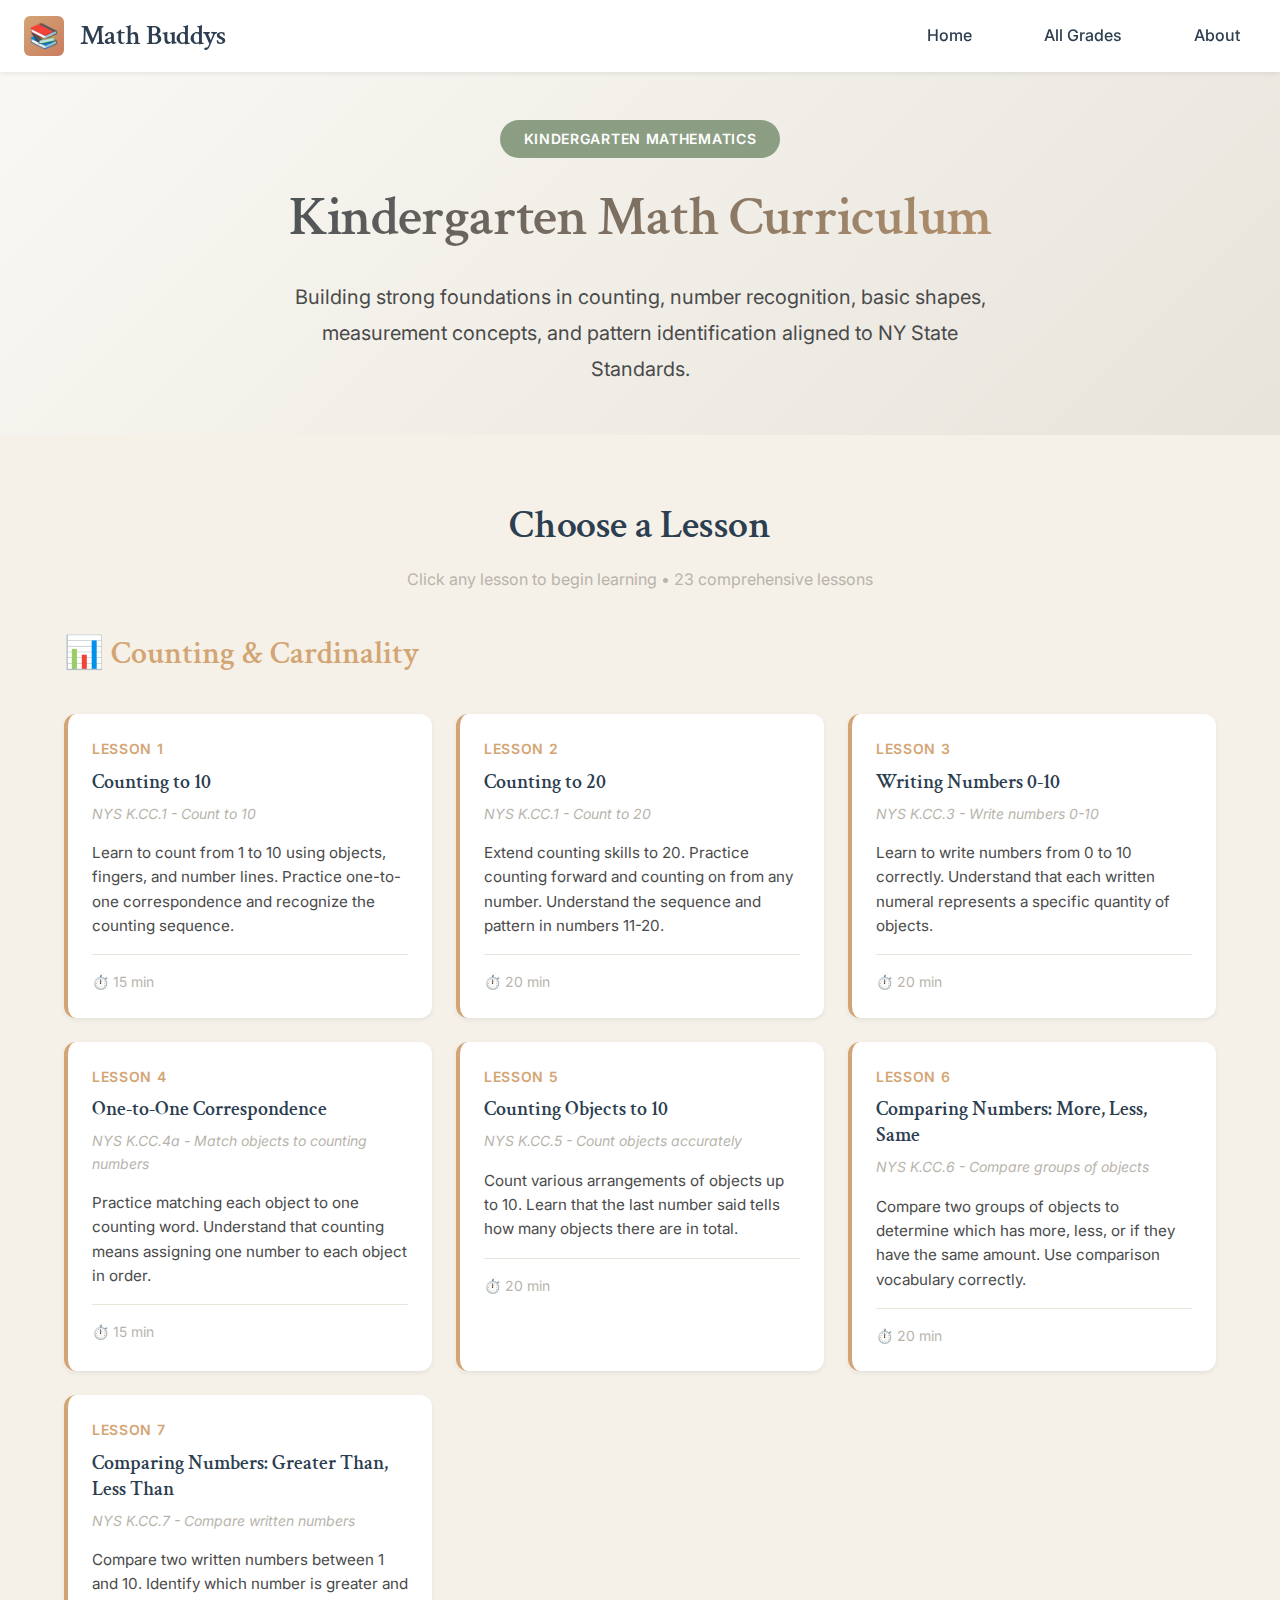
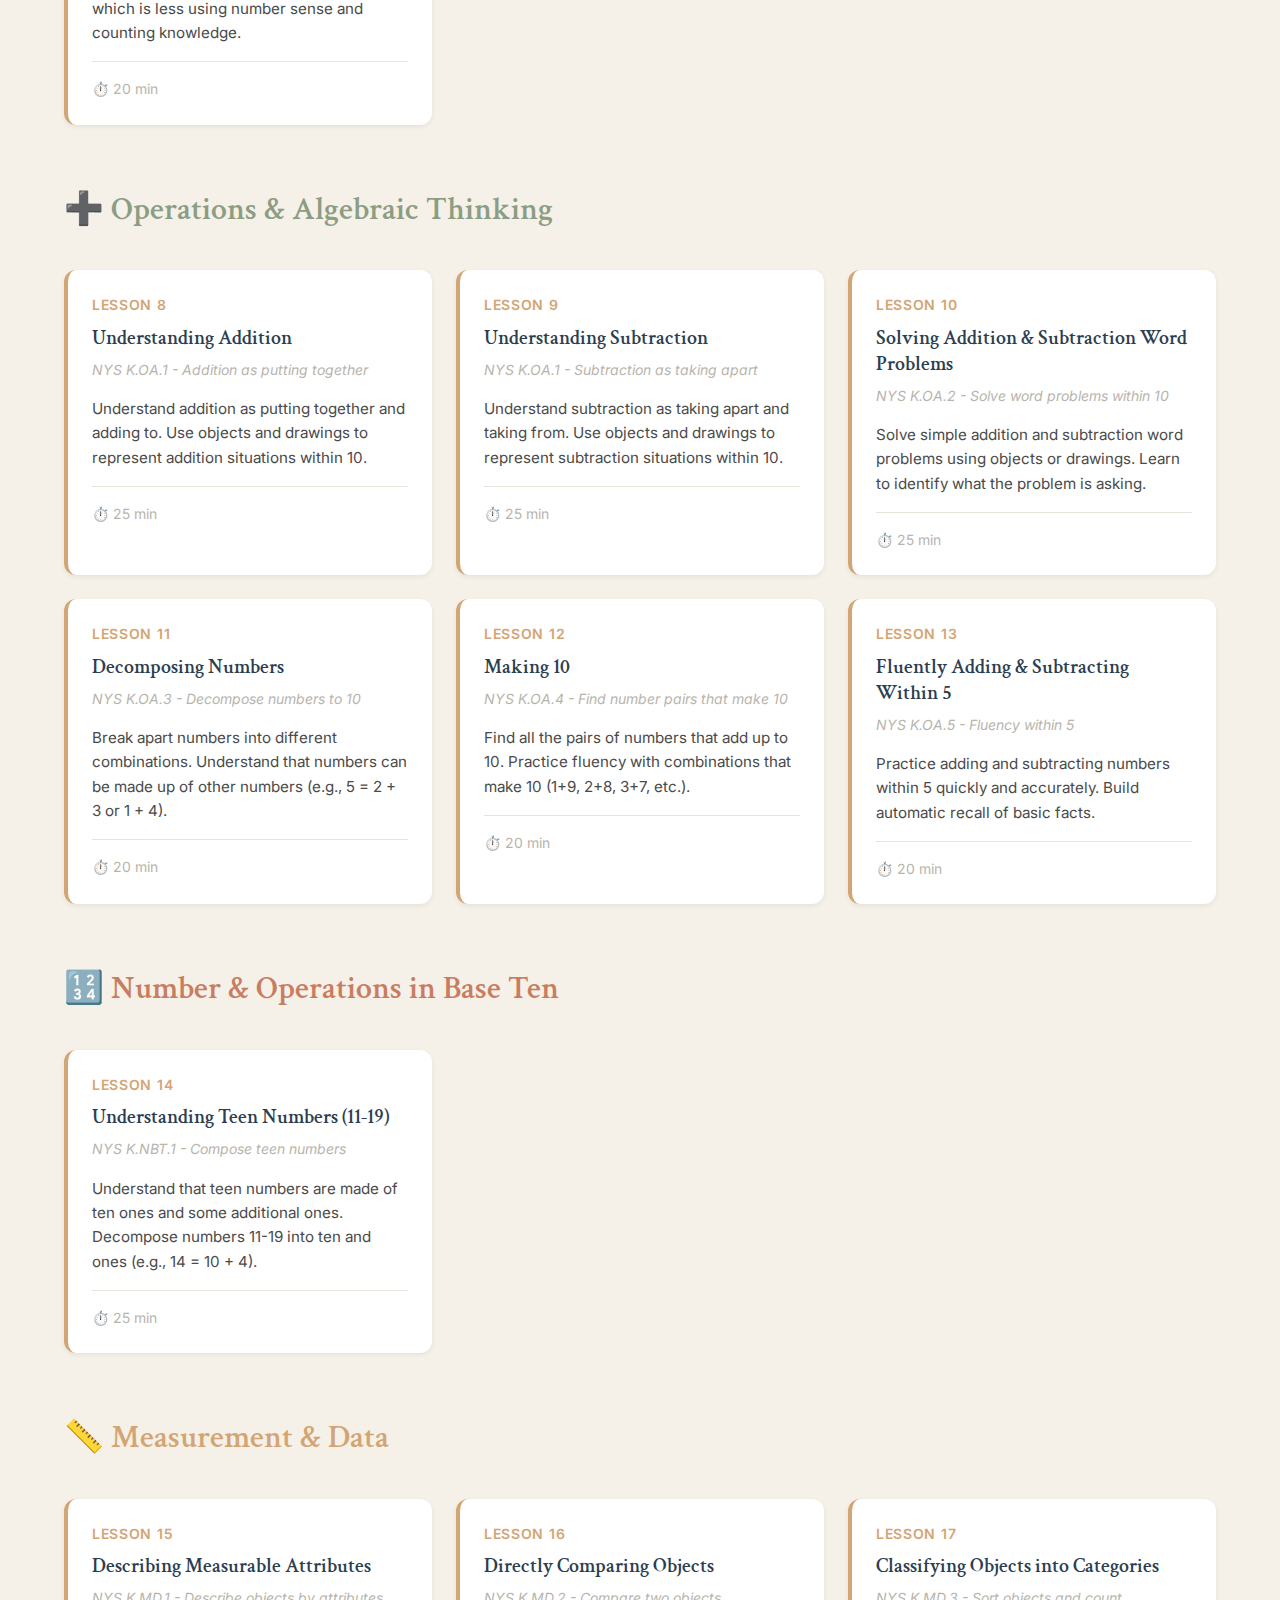
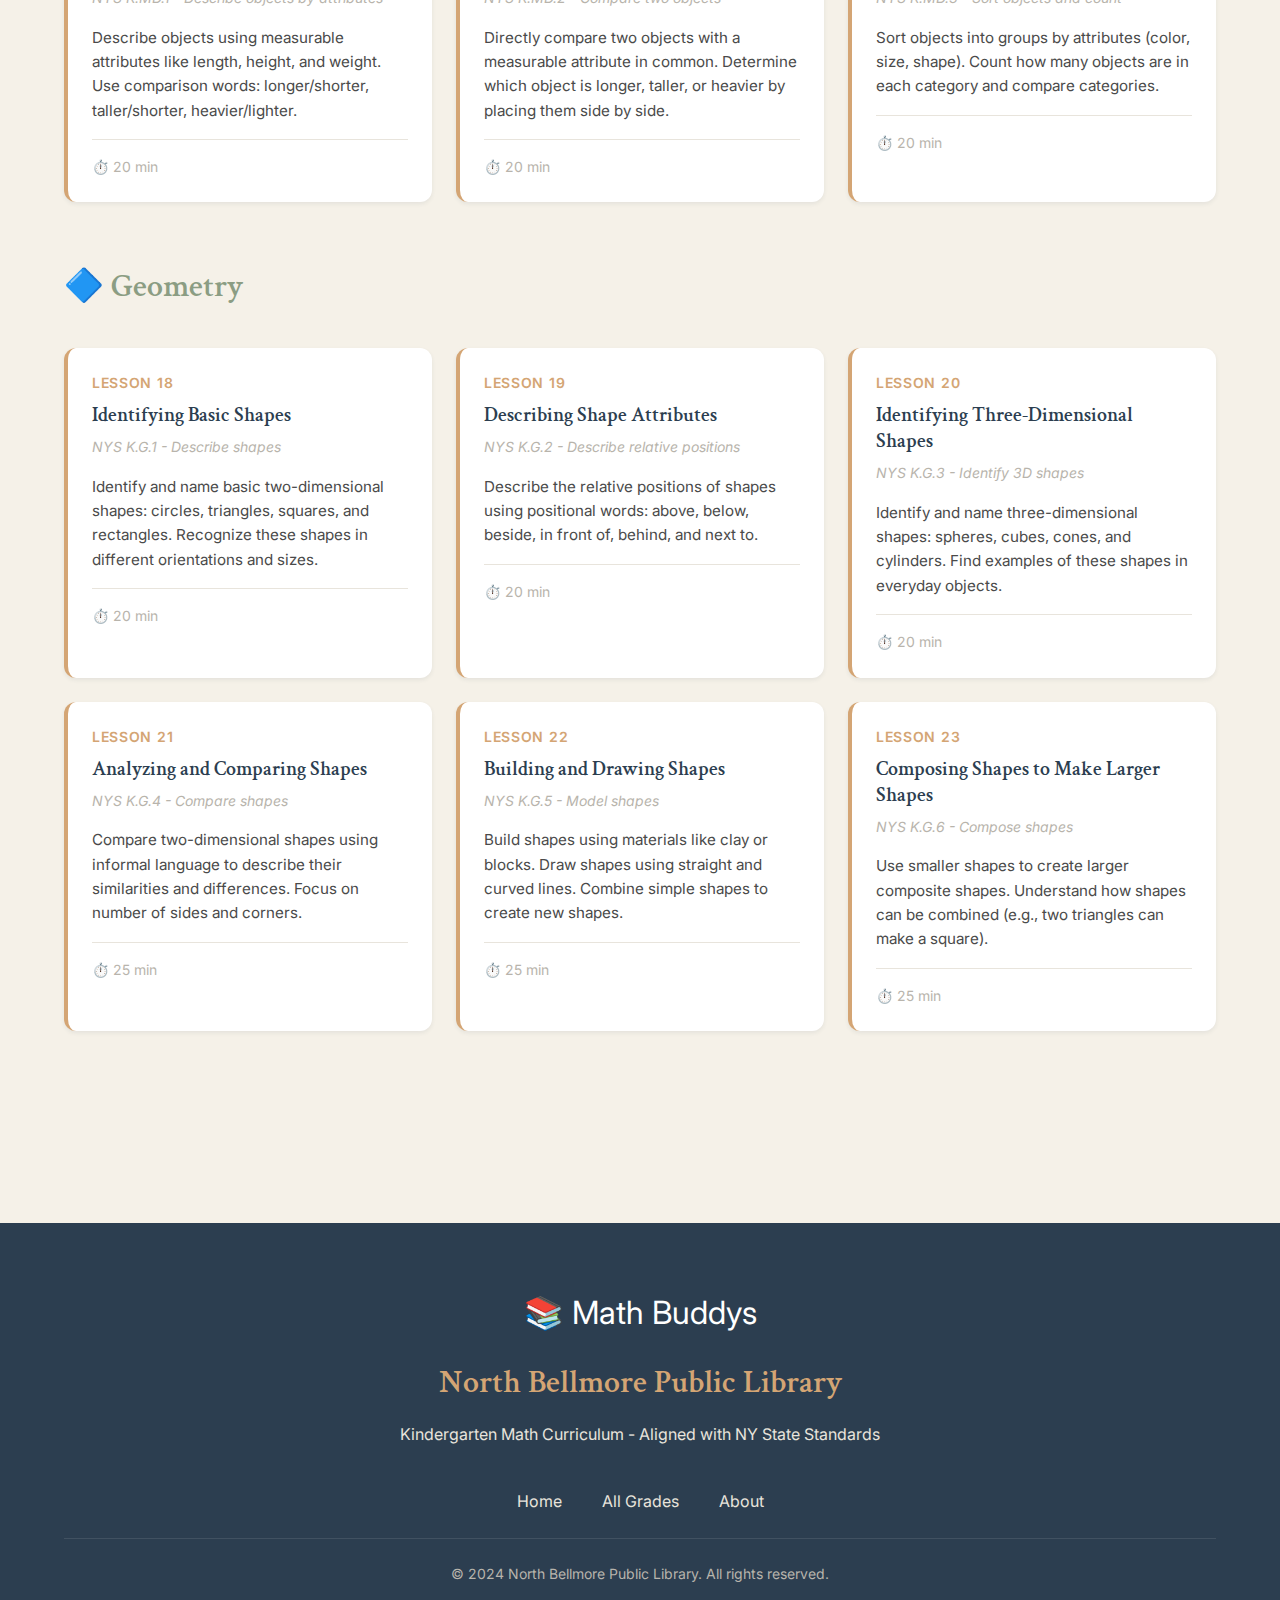
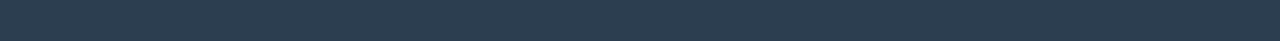
<file: kindergarten.html>
<!DOCTYPE html>
<html lang="en">
<head>
    <meta charset="UTF-8">
    <meta name="viewport" content="width=device-width, initial-scale=1.0">
    <meta name="description" content="Kindergarten Math Curriculum - 23 lessons aligned to NY State standards covering counting, numbers, shapes, measurement, and patterns.">
    <title>Kindergarten Math | Math Buddys</title>
    
    <!-- Fonts -->
    <link rel="preconnect" href="https://fonts.googleapis.com">
    <link rel="preconnect" href="https://fonts.gstatic.com" crossorigin>
    <link href="https://fonts.googleapis.com/css2?family=Crimson+Text:wght@400;600;700&family=Inter:wght@400;500;600;700&display=swap" rel="stylesheet">
    
    <!-- Stylesheet -->
    <link rel="stylesheet" href="./styles.css">
    
    <!-- Favicon -->
    <link rel="icon" type="image/svg+xml" href="data:image/svg+xml,<svg xmlns='http://www.w3.org/2000/svg' viewBox='0 0 100 100'><text y='.9em' font-size='90'>📚</text></svg>">
</head>
<body>
    <a href="#main-content" class="skip-link">Skip to main content</a>

    <!-- Header -->
    <header>
        <div class="header-container">
            <div class="logo">
                <div class="logo-icon">📚</div>
                <h1>Math Buddys</h1>
            </div>
            <button class="mobile-menu-toggle" aria-label="Toggle menu">☰</button>
            <nav class="main-nav" aria-label="Main navigation">
                <ul>
                    <li><a href="index.html">Home</a></li>
                    <li><a href="index.html#grades">All Grades</a></li>
                    <li><a href="index.html#about">About</a></li>
                </ul>
            </nav>
        </div>
    </header>

    <main id="main-content">
        
        <!-- Grade Header -->
        <section class="hero" style="padding: 3rem 0;">
            <div class="container">
                <div class="text-center">
                    <div class="hero-badge">Kindergarten Mathematics</div>
                    <h1>Kindergarten Math Curriculum</h1>
                    <p style="max-width: 700px; margin: 0 auto;">
                        Building strong foundations in counting, number recognition, basic shapes, 
                        measurement concepts, and pattern identification aligned to NY State Standards.
                    </p>
                </div>
            </div>
        </section>

        <!-- Lesson List -->
        <section class="section-lessons">
            <div class="container">
                <div class="text-center mb-lg">
                    <h2>Choose a Lesson</h2>
                    <p class="text-muted">Click any lesson to begin learning • 23 comprehensive lessons</p>
                </div>

                <!-- Counting & Cardinality Domain -->
                <div class="mb-xl">
                    <h3 style="color: var(--muted-gold); margin-bottom: var(--spacing-md);">📊 Counting & Cardinality</h3>
                    <div class="lesson-grid">
                        
                        <div class="lesson-card" data-lesson="k-1">
                            <div class="lesson-number">Lesson 1</div>
                            <h4 class="lesson-title">Counting to 10</h4>
                            <p class="lesson-standard">NYS K.CC.1 - Count to 10</p>
                            <p class="lesson-description">
                                Learn to count from 1 to 10 using objects, fingers, and number lines. 
                                Practice one-to-one correspondence and recognize the counting sequence.
                            </p>
                            <div class="lesson-meta">
                                <span class="lesson-duration">⏱️ 15 min</span>
                                <span class="progress-indicator" data-grade="kindergarten" data-lesson="k-1"></span>
                            </div>
                        </div>

                        <div class="lesson-card" data-lesson="k-2">
                            <div class="lesson-number">Lesson 2</div>
                            <h4 class="lesson-title">Counting to 20</h4>
                            <p class="lesson-standard">NYS K.CC.1 - Count to 20</p>
                            <p class="lesson-description">
                                Extend counting skills to 20. Practice counting forward and counting on from any number. 
                                Understand the sequence and pattern in numbers 11-20.
                            </p>
                            <div class="lesson-meta">
                                <span class="lesson-duration">⏱️ 20 min</span>
                                <span class="progress-indicator" data-grade="kindergarten" data-lesson="k-2"></span>
                            </div>
                        </div>

                        <div class="lesson-card" data-lesson="k-3">
                            <div class="lesson-number">Lesson 3</div>
                            <h4 class="lesson-title">Writing Numbers 0-10</h4>
                            <p class="lesson-standard">NYS K.CC.3 - Write numbers 0-10</p>
                            <p class="lesson-description">
                                Learn to write numbers from 0 to 10 correctly. Understand that each written numeral 
                                represents a specific quantity of objects.
                            </p>
                            <div class="lesson-meta">
                                <span class="lesson-duration">⏱️ 20 min</span>
                                <span class="progress-indicator" data-grade="kindergarten" data-lesson="k-3"></span>
                            </div>
                        </div>

                        <div class="lesson-card" data-lesson="k-4">
                            <div class="lesson-number">Lesson 4</div>
                            <h4 class="lesson-title">One-to-One Correspondence</h4>
                            <p class="lesson-standard">NYS K.CC.4a - Match objects to counting numbers</p>
                            <p class="lesson-description">
                                Practice matching each object to one counting word. Understand that counting means 
                                assigning one number to each object in order.
                            </p>
                            <div class="lesson-meta">
                                <span class="lesson-duration">⏱️ 15 min</span>
                                <span class="progress-indicator" data-grade="kindergarten" data-lesson="k-4"></span>
                            </div>
                        </div>

                        <div class="lesson-card" data-lesson="k-5">
                            <div class="lesson-number">Lesson 5</div>
                            <h4 class="lesson-title">Counting Objects to 10</h4>
                            <p class="lesson-standard">NYS K.CC.5 - Count objects accurately</p>
                            <p class="lesson-description">
                                Count various arrangements of objects up to 10. Learn that the last number said 
                                tells how many objects there are in total.
                            </p>
                            <div class="lesson-meta">
                                <span class="lesson-duration">⏱️ 20 min</span>
                                <span class="progress-indicator" data-grade="kindergarten" data-lesson="k-5"></span>
                            </div>
                        </div>

                        <div class="lesson-card" data-lesson="k-6">
                            <div class="lesson-number">Lesson 6</div>
                            <h4 class="lesson-title">Comparing Numbers: More, Less, Same</h4>
                            <p class="lesson-standard">NYS K.CC.6 - Compare groups of objects</p>
                            <p class="lesson-description">
                                Compare two groups of objects to determine which has more, less, or if they have 
                                the same amount. Use comparison vocabulary correctly.
                            </p>
                            <div class="lesson-meta">
                                <span class="lesson-duration">⏱️ 20 min</span>
                                <span class="progress-indicator" data-grade="kindergarten" data-lesson="k-6"></span>
                            </div>
                        </div>

                        <div class="lesson-card" data-lesson="k-7">
                            <div class="lesson-number">Lesson 7</div>
                            <h4 class="lesson-title">Comparing Numbers: Greater Than, Less Than</h4>
                            <p class="lesson-standard">NYS K.CC.7 - Compare written numbers</p>
                            <p class="lesson-description">
                                Compare two written numbers between 1 and 10. Identify which number is greater 
                                and which is less using number sense and counting knowledge.
                            </p>
                            <div class="lesson-meta">
                                <span class="lesson-duration">⏱️ 20 min</span>
                                <span class="progress-indicator" data-grade="kindergarten" data-lesson="k-7"></span>
                            </div>
                        </div>

                    </div>
                </div>

                <!-- Operations & Algebraic Thinking Domain -->
                <div class="mb-xl">
                    <h3 style="color: var(--sage-green); margin-bottom: var(--spacing-md);">➕ Operations & Algebraic Thinking</h3>
                    <div class="lesson-grid">
                        
                        <div class="lesson-card" data-lesson="k-8">
                            <div class="lesson-number">Lesson 8</div>
                            <h4 class="lesson-title">Understanding Addition</h4>
                            <p class="lesson-standard">NYS K.OA.1 - Addition as putting together</p>
                            <p class="lesson-description">
                                Understand addition as putting together and adding to. Use objects and drawings 
                                to represent addition situations within 10.
                            </p>
                            <div class="lesson-meta">
                                <span class="lesson-duration">⏱️ 25 min</span>
                                <span class="progress-indicator" data-grade="kindergarten" data-lesson="k-8"></span>
                            </div>
                        </div>

                        <div class="lesson-card" data-lesson="k-9">
                            <div class="lesson-number">Lesson 9</div>
                            <h4 class="lesson-title">Understanding Subtraction</h4>
                            <p class="lesson-standard">NYS K.OA.1 - Subtraction as taking apart</p>
                            <p class="lesson-description">
                                Understand subtraction as taking apart and taking from. Use objects and drawings 
                                to represent subtraction situations within 10.
                            </p>
                            <div class="lesson-meta">
                                <span class="lesson-duration">⏱️ 25 min</span>
                                <span class="progress-indicator" data-grade="kindergarten" data-lesson="k-9"></span>
                            </div>
                        </div>

                        <div class="lesson-card" data-lesson="k-10">
                            <div class="lesson-number">Lesson 10</div>
                            <h4 class="lesson-title">Solving Addition & Subtraction Word Problems</h4>
                            <p class="lesson-standard">NYS K.OA.2 - Solve word problems within 10</p>
                            <p class="lesson-description">
                                Solve simple addition and subtraction word problems using objects or drawings. 
                                Learn to identify what the problem is asking.
                            </p>
                            <div class="lesson-meta">
                                <span class="lesson-duration">⏱️ 25 min</span>
                                <span class="progress-indicator" data-grade="kindergarten" data-lesson="k-10"></span>
                            </div>
                        </div>

                        <div class="lesson-card" data-lesson="k-11">
                            <div class="lesson-number">Lesson 11</div>
                            <h4 class="lesson-title">Decomposing Numbers</h4>
                            <p class="lesson-standard">NYS K.OA.3 - Decompose numbers to 10</p>
                            <p class="lesson-description">
                                Break apart numbers into different combinations. Understand that numbers can be 
                                made up of other numbers (e.g., 5 = 2 + 3 or 1 + 4).
                            </p>
                            <div class="lesson-meta">
                                <span class="lesson-duration">⏱️ 20 min</span>
                                <span class="progress-indicator" data-grade="kindergarten" data-lesson="k-11"></span>
                            </div>
                        </div>

                        <div class="lesson-card" data-lesson="k-12">
                            <div class="lesson-number">Lesson 12</div>
                            <h4 class="lesson-title">Making 10</h4>
                            <p class="lesson-standard">NYS K.OA.4 - Find number pairs that make 10</p>
                            <p class="lesson-description">
                                Find all the pairs of numbers that add up to 10. Practice fluency with combinations 
                                that make 10 (1+9, 2+8, 3+7, etc.).
                            </p>
                            <div class="lesson-meta">
                                <span class="lesson-duration">⏱️ 20 min</span>
                                <span class="progress-indicator" data-grade="kindergarten" data-lesson="k-12"></span>
                            </div>
                        </div>

                        <div class="lesson-card" data-lesson="k-13">
                            <div class="lesson-number">Lesson 13</div>
                            <h4 class="lesson-title">Fluently Adding & Subtracting Within 5</h4>
                            <p class="lesson-standard">NYS K.OA.5 - Fluency within 5</p>
                            <p class="lesson-description">
                                Practice adding and subtracting numbers within 5 quickly and accurately. 
                                Build automatic recall of basic facts.
                            </p>
                            <div class="lesson-meta">
                                <span class="lesson-duration">⏱️ 20 min</span>
                                <span class="progress-indicator" data-grade="kindergarten" data-lesson="k-13"></span>
                            </div>
                        </div>

                    </div>
                </div>

                <!-- Number & Operations in Base Ten Domain -->
                <div class="mb-xl">
                    <h3 style="color: var(--warm-terracotta); margin-bottom: var(--spacing-md);">🔢 Number & Operations in Base Ten</h3>
                    <div class="lesson-grid">
                        
                        <div class="lesson-card" data-lesson="k-14">
                            <div class="lesson-number">Lesson 14</div>
                            <h4 class="lesson-title">Understanding Teen Numbers (11-19)</h4>
                            <p class="lesson-standard">NYS K.NBT.1 - Compose teen numbers</p>
                            <p class="lesson-description">
                                Understand that teen numbers are made of ten ones and some additional ones. 
                                Decompose numbers 11-19 into ten and ones (e.g., 14 = 10 + 4).
                            </p>
                            <div class="lesson-meta">
                                <span class="lesson-duration">⏱️ 25 min</span>
                                <span class="progress-indicator" data-grade="kindergarten" data-lesson="k-14"></span>
                            </div>
                        </div>

                    </div>
                </div>

                <!-- Measurement & Data Domain -->
                <div class="mb-xl">
                    <h3 style="color: var(--muted-gold); margin-bottom: var(--spacing-md);">📏 Measurement & Data</h3>
                    <div class="lesson-grid">
                        
                        <div class="lesson-card" data-lesson="k-15">
                            <div class="lesson-number">Lesson 15</div>
                            <h4 class="lesson-title">Describing Measurable Attributes</h4>
                            <p class="lesson-standard">NYS K.MD.1 - Describe objects by attributes</p>
                            <p class="lesson-description">
                                Describe objects using measurable attributes like length, height, and weight. 
                                Use comparison words: longer/shorter, taller/shorter, heavier/lighter.
                            </p>
                            <div class="lesson-meta">
                                <span class="lesson-duration">⏱️ 20 min</span>
                                <span class="progress-indicator" data-grade="kindergarten" data-lesson="k-15"></span>
                            </div>
                        </div>

                        <div class="lesson-card" data-lesson="k-16">
                            <div class="lesson-number">Lesson 16</div>
                            <h4 class="lesson-title">Directly Comparing Objects</h4>
                            <p class="lesson-standard">NYS K.MD.2 - Compare two objects</p>
                            <p class="lesson-description">
                                Directly compare two objects with a measurable attribute in common. Determine which 
                                object is longer, taller, or heavier by placing them side by side.
                            </p>
                            <div class="lesson-meta">
                                <span class="lesson-duration">⏱️ 20 min</span>
                                <span class="progress-indicator" data-grade="kindergarten" data-lesson="k-16"></span>
                            </div>
                        </div>

                        <div class="lesson-card" data-lesson="k-17">
                            <div class="lesson-number">Lesson 17</div>
                            <h4 class="lesson-title">Classifying Objects into Categories</h4>
                            <p class="lesson-standard">NYS K.MD.3 - Sort objects and count</p>
                            <p class="lesson-description">
                                Sort objects into groups by attributes (color, size, shape). Count how many objects 
                                are in each category and compare categories.
                            </p>
                            <div class="lesson-meta">
                                <span class="lesson-duration">⏱️ 20 min</span>
                                <span class="progress-indicator" data-grade="kindergarten" data-lesson="k-17"></span>
                            </div>
                        </div>

                    </div>
                </div>

                <!-- Geometry Domain -->
                <div class="mb-xl">
                    <h3 style="color: var(--sage-green); margin-bottom: var(--spacing-md);">🔷 Geometry</h3>
                    <div class="lesson-grid">
                        
                        <div class="lesson-card" data-lesson="k-18">
                            <div class="lesson-number">Lesson 18</div>
                            <h4 class="lesson-title">Identifying Basic Shapes</h4>
                            <p class="lesson-standard">NYS K.G.1 - Describe shapes</p>
                            <p class="lesson-description">
                                Identify and name basic two-dimensional shapes: circles, triangles, squares, and 
                                rectangles. Recognize these shapes in different orientations and sizes.
                            </p>
                            <div class="lesson-meta">
                                <span class="lesson-duration">⏱️ 20 min</span>
                                <span class="progress-indicator" data-grade="kindergarten" data-lesson="k-18"></span>
                            </div>
                        </div>

                        <div class="lesson-card" data-lesson="k-19">
                            <div class="lesson-number">Lesson 19</div>
                            <h4 class="lesson-title">Describing Shape Attributes</h4>
                            <p class="lesson-standard">NYS K.G.2 - Describe relative positions</p>
                            <p class="lesson-description">
                                Describe the relative positions of shapes using positional words: above, below, 
                                beside, in front of, behind, and next to.
                            </p>
                            <div class="lesson-meta">
                                <span class="lesson-duration">⏱️ 20 min</span>
                                <span class="progress-indicator" data-grade="kindergarten" data-lesson="k-19"></span>
                            </div>
                        </div>

                        <div class="lesson-card" data-lesson="k-20">
                            <div class="lesson-number">Lesson 20</div>
                            <h4 class="lesson-title">Identifying Three-Dimensional Shapes</h4>
                            <p class="lesson-standard">NYS K.G.3 - Identify 3D shapes</p>
                            <p class="lesson-description">
                                Identify and name three-dimensional shapes: spheres, cubes, cones, and cylinders. 
                                Find examples of these shapes in everyday objects.
                            </p>
                            <div class="lesson-meta">
                                <span class="lesson-duration">⏱️ 20 min</span>
                                <span class="progress-indicator" data-grade="kindergarten" data-lesson="k-20"></span>
                            </div>
                        </div>

                        <div class="lesson-card" data-lesson="k-21">
                            <div class="lesson-number">Lesson 21</div>
                            <h4 class="lesson-title">Analyzing and Comparing Shapes</h4>
                            <p class="lesson-standard">NYS K.G.4 - Compare shapes</p>
                            <p class="lesson-description">
                                Compare two-dimensional shapes using informal language to describe their similarities 
                                and differences. Focus on number of sides and corners.
                            </p>
                            <div class="lesson-meta">
                                <span class="lesson-duration">⏱️ 25 min</span>
                                <span class="progress-indicator" data-grade="kindergarten" data-lesson="k-21"></span>
                            </div>
                        </div>

                        <div class="lesson-card" data-lesson="k-22">
                            <div class="lesson-number">Lesson 22</div>
                            <h4 class="lesson-title">Building and Drawing Shapes</h4>
                            <p class="lesson-standard">NYS K.G.5 - Model shapes</p>
                            <p class="lesson-description">
                                Build shapes using materials like clay or blocks. Draw shapes using straight and 
                                curved lines. Combine simple shapes to create new shapes.
                            </p>
                            <div class="lesson-meta">
                                <span class="lesson-duration">⏱️ 25 min</span>
                                <span class="progress-indicator" data-grade="kindergarten" data-lesson="k-22"></span>
                            </div>
                        </div>

                        <div class="lesson-card" data-lesson="k-23">
                            <div class="lesson-number">Lesson 23</div>
                            <h4 class="lesson-title">Composing Shapes to Make Larger Shapes</h4>
                            <p class="lesson-standard">NYS K.G.6 - Compose shapes</p>
                            <p class="lesson-description">
                                Use smaller shapes to create larger composite shapes. Understand how shapes can be 
                                combined (e.g., two triangles can make a square).
                            </p>
                            <div class="lesson-meta">
                                <span class="lesson-duration">⏱️ 25 min</span>
                                <span class="progress-indicator" data-grade="kindergarten" data-lesson="k-23"></span>
                            </div>
                        </div>

                    </div>
                </div>

            </div>
        </section>

        <!-- Sample Lesson Content (Lesson 1 - Counting to 10) -->
        <section id="lesson-k-1" class="lesson-content" style="display: none;">
            <div class="container-narrow">
                <button class="btn btn-outline back-btn mb-md">← Back to Lessons</button>
                
                <div class="lesson-header">
                    <div class="hero-badge">Lesson 1 • Counting & Cardinality</div>
                    <h2>Counting to 10</h2>
                    <p class="lesson-standard">NY State Standard: K.CC.1</p>
                </div>

                <!-- Learning Objective -->
                <div class="lesson-objective animate-on-scroll">
                    <h4>📌 Learning Objective</h4>
                    <p>
                        Students will be able to count forward from 1 to 10, understanding the counting sequence 
                        and demonstrating one-to-one correspondence when counting objects.
                    </p>
                </div>

                <!-- Concept Explanation -->
                <div class="concept-explanation animate-on-scroll">
                    <h3>Understanding Counting</h3>
                    <p>
                        <strong>Counting</strong> is saying number words in order. When we count, we start at 1 and 
                        say each number name in the correct sequence: 1, 2, 3, 4, 5, 6, 7, 8, 9, 10.
                    </p>
                    <p>
                        When we count objects, each object gets <strong>one number</strong>. We touch or point to 
                        each object as we say its number. This is called <strong>one-to-one correspondence</strong>.
                    </p>
                    <p>
                        The <strong>last number we say</strong> tells us how many objects there are in total. This 
                        is called <strong>cardinality</strong>.
                    </p>
                </div>

                <!-- Worked Example -->
                <div class="worked-example animate-on-scroll">
                    <h4>📝 Worked Example: Counting Apples</h4>
                    <p>Let's count these apples together:</p>
                    <p style="font-size: 2rem; text-align: center; margin: 1.5rem 0;">🍎 🍎 🍎 🍎 🍎</p>
                    
                    <ol class="example-steps">
                        <li>
                            <strong>Start at 1:</strong> Point to the first apple and say "1"
                        </li>
                        <li>
                            <strong>Move to the next:</strong> Point to the second apple and say "2"
                        </li>
                        <li>
                            <strong>Continue in order:</strong> Point to each apple while saying "3, 4, 5"
                        </li>
                        <li>
                            <strong>The last number is the answer:</strong> We said "5" for the last apple, 
                            so there are <strong>5 apples</strong> in total!
                        </li>
                    </ol>

                    <div style="background: var(--warm-cream); padding: 1rem; border-radius: 8px; margin-top: 1rem;">
                        <strong>💡 Remember:</strong> The last number you say tells you HOW MANY objects there are!
                    </div>
                </div>

                <!-- Guided Practice -->
                <div class="worked-example animate-on-scroll">
                    <h4>🤝 Guided Practice</h4>
                    <p><strong>Example 1: Count the stars</strong></p>
                    <p style="font-size: 2rem; text-align: center; margin: 1rem 0;">⭐ ⭐ ⭐</p>
                    <p>
                        Let's count together: "1, 2, 3." We have <strong>3 stars</strong>.
                    </p>

                    <p style="margin-top: 2rem;"><strong>Example 2: Count the flowers</strong></p>
                    <p style="font-size: 2rem; text-align: center; margin: 1rem 0;">🌸 🌸 🌸 🌸 🌸 🌸 🌸</p>
                    <p>
                        Count with me: "1, 2, 3, 4, 5, 6, 7." We have <strong>7 flowers</strong>.
                    </p>

                    <p style="margin-top: 2rem;"><strong>Example 3: Count the balloons</strong></p>
                    <p style="font-size: 2rem; text-align: center; margin: 1rem 0;">🎈 🎈 🎈 🎈 🎈 🎈 🎈 🎈 🎈 🎈</p>
                    <p>
                        Count along: "1, 2, 3, 4, 5, 6, 7, 8, 9, 10." We have <strong>10 balloons</strong>!
                    </p>
                </div>

                <!-- Independent Practice -->
                <div class="mt-xl">
                    <h3 class="text-center mb-lg">✏️ Independent Practice</h3>
                    <div id="practice-container-k-1"></div>
                </div>

            </div>
        </section>

        <!-- Lesson 2: Counting to 20 -->
        <section id="lesson-k-2" class="lesson-content" style="display: none;">
            <div class="container-narrow">
                <button class="btn btn-outline back-btn mb-md">← Back to Lessons</button>
                
                <div class="lesson-header">
                    <div class="hero-badge">Lesson 2 • Counting & Cardinality</div>
                    <h2>Counting to 20</h2>
                    <p class="lesson-standard">NY State Standard: K.CC.1</p>
                </div>

                <!-- Learning Objective -->
                <div class="lesson-objective animate-on-scroll">
                    <h4>📌 Learning Objective</h4>
                    <p>
                        Students will be able to count forward from 1 to 20, recognize the pattern in teen numbers, 
                        and count on from any given number within 20.
                    </p>
                </div>

                <!-- Concept Explanation -->
                <div class="concept-explanation animate-on-scroll">
                    <h3>Counting Beyond 10</h3>
                    <p>
                        You already know how to count from 1 to 10. Now we will learn the numbers that come after 10. 
                        These numbers are called <strong>teen numbers</strong>: 11, 12, 13, 14, 15, 16, 17, 18, 19, and 20.
                    </p>
                    <p>
                        Notice the pattern: after 10, each teen number starts with a familiar sound. 
                        <strong>Thirteen</strong> sounds like "three-teen," <strong>fourteen</strong> sounds like "four-teen," 
                        and so on. This pattern helps us remember the counting order.
                    </p>
                    <p>
                        <strong>Counting on</strong> means starting from a number other than 1. For example, if someone says "start at 7," 
                        you say: 7, 8, 9, 10, 11, 12… and keep going.
                    </p>
                </div>

                <!-- Worked Example -->
                <div class="worked-example animate-on-scroll">
                    <h4>📝 Worked Example: Counting Crayons</h4>
                    <p>Let's count these crayons from 1 to 15:</p>
                    <p style="font-size: 2rem; text-align: center; margin: 1.5rem 0;">🖍️ 🖍️ 🖍️ 🖍️ 🖍️ 🖍️ 🖍️ 🖍️ 🖍️ 🖍️ 🖍️ 🖍️ 🖍️ 🖍️ 🖍️</p>
                    
                    <ol class="example-steps">
                        <li>
                            <strong>Count the first 10:</strong> Point to each crayon: "1, 2, 3, 4, 5, 6, 7, 8, 9, 10"
                        </li>
                        <li>
                            <strong>Keep going with teen numbers:</strong> "11, 12, 13, 14, 15"
                        </li>
                        <li>
                            <strong>The last number is the answer:</strong> We said "15" last, so there are <strong>15 crayons</strong>.
                        </li>
                    </ol>

                    <div style="background: var(--warm-cream); padding: 1rem; border-radius: 8px; margin-top: 1rem;">
                        <strong>💡 Remember:</strong> After 10, the teen numbers follow the same pattern you already know: 11, 12, 13, 14, 15, 16, 17, 18, 19, 20!
                    </div>
                </div>

                <!-- Guided Practice -->
                <div class="worked-example animate-on-scroll">
                    <h4>🤝 Guided Practice</h4>
                    <p><strong>Example 1: Count on from 8</strong></p>
                    <p>
                        Start at 8 and count to 14: "8, 9, 10, 11, 12, 13, 14." We counted on <strong>6 more numbers</strong> past 8.
                    </p>

                    <p style="margin-top: 2rem;"><strong>Example 2: Count the butterflies</strong></p>
                    <p style="font-size: 2rem; text-align: center; margin: 1rem 0;">🦋 🦋 🦋 🦋 🦋 🦋 🦋 🦋 🦋 🦋 🦋 🦋</p>
                    <p>
                        Count with me: "1, 2, 3, 4, 5, 6, 7, 8, 9, 10, 11, 12." There are <strong>12 butterflies</strong>.
                    </p>

                    <p style="margin-top: 2rem;"><strong>Example 3: Count the fish</strong></p>
                    <p style="font-size: 2rem; text-align: center; margin: 1rem 0;">🐟 🐟 🐟 🐟 🐟 🐟 🐟 🐟 🐟 🐟 🐟 🐟 🐟 🐟 🐟 🐟 🐟 🐟 🐟 🐟</p>
                    <p>
                        Count all 20: "1, 2, 3, … 10, 11, 12, … 20." There are <strong>20 fish</strong>!
                    </p>
                </div>

                <!-- Independent Practice -->
                <div class="mt-xl">
                    <h3 class="text-center mb-lg">✏️ Independent Practice</h3>
                    <div id="practice-container-k-2"></div>
                </div>

            </div>
        </section>

        <!-- Lesson 3: Writing Numbers 0-10 -->
        <section id="lesson-k-3" class="lesson-content" style="display: none;">
            <div class="container-narrow">
                <button class="btn btn-outline back-btn mb-md">← Back to Lessons</button>
                
                <div class="lesson-header">
                    <div class="hero-badge">Lesson 3 • Counting & Cardinality</div>
                    <h2>Writing Numbers 0–10</h2>
                    <p class="lesson-standard">NY State Standard: K.CC.3</p>
                </div>

                <div class="lesson-objective animate-on-scroll">
                    <h4>📌 Learning Objective</h4>
                    <p>
                        Students will be able to write each number from 0 to 10 and connect each written numeral 
                        to the quantity it represents.
                    </p>
                </div>

                <div class="concept-explanation animate-on-scroll">
                    <h3>Numbers Have Names and Symbols</h3>
                    <p>
                        Every number has a <strong>name</strong> we say out loud and a <strong>numeral</strong> we write down. 
                        For example, when we see three objects, we say "three" and write the numeral <strong>3</strong>.
                    </p>
                    <p>
                        The number <strong>0</strong> is special. It means "none" or "nothing." If you have a plate 
                        with no cookies, the number of cookies is 0.
                    </p>
                    <p>
                        When we write numbers, we form each numeral carefully so others can read it. Each numeral 
                        has a specific shape that makes it different from all the others.
                    </p>
                </div>

                <div class="worked-example animate-on-scroll">
                    <h4>📝 Worked Example: Match the Numeral to the Objects</h4>
                    <p>How many stars do you see?</p>
                    <p style="font-size: 2rem; text-align: center; margin: 1.5rem 0;">⭐ ⭐ ⭐ ⭐ ⭐ ⭐</p>
                    
                    <ol class="example-steps">
                        <li>
                            <strong>Count the objects:</strong> "1, 2, 3, 4, 5, 6" — there are 6 stars.
                        </li>
                        <li>
                            <strong>Find the matching numeral:</strong> The numeral for six is <strong>6</strong>.
                        </li>
                        <li>
                            <strong>Write it:</strong> Start at the top, curve around — write <strong>6</strong>.
                        </li>
                    </ol>

                    <div style="background: var(--warm-cream); padding: 1rem; border-radius: 8px; margin-top: 1rem;">
                        <strong>💡 Remember:</strong> A numeral is a symbol that stands for a number. The numeral 6 stands for six objects!
                    </div>
                </div>

                <div class="worked-example animate-on-scroll">
                    <h4>🤝 Guided Practice</h4>
                    <p><strong>Example 1:</strong> How many moons? Write the numeral.</p>
                    <p style="font-size: 2rem; text-align: center; margin: 1rem 0;">🌙 🌙 🌙 🌙 🌙 🌙 🌙 🌙</p>
                    <p>Count them: 1, 2, 3, 4, 5, 6, 7, 8. Write the numeral <strong>8</strong>.</p>

                    <p style="margin-top: 2rem;"><strong>Example 2:</strong> How many suns? Write the numeral.</p>
                    <p style="font-size: 2rem; text-align: center; margin: 1rem 0;">☀️</p>
                    <p>There is 1 sun. Write the numeral <strong>1</strong>.</p>

                    <p style="margin-top: 2rem;"><strong>Example 3:</strong> How many clouds?</p>
                    <p style="font-size: 2rem; text-align: center; margin: 1rem 0;">(none)</p>
                    <p>There are no clouds at all. Write the numeral <strong>0</strong>.</p>
                </div>

                <div class="mt-xl">
                    <h3 class="text-center mb-lg">✏️ Independent Practice</h3>
                    <div id="practice-container-k-3"></div>
                </div>

            </div>
        </section>

        <!-- Lesson 4: One-to-One Correspondence -->
        <section id="lesson-k-4" class="lesson-content" style="display: none;">
            <div class="container-narrow">
                <button class="btn btn-outline back-btn mb-md">← Back to Lessons</button>
                
                <div class="lesson-header">
                    <div class="hero-badge">Lesson 4 • Counting & Cardinality</div>
                    <h2>One-to-One Correspondence</h2>
                    <p class="lesson-standard">NY State Standard: K.CC.4a</p>
                </div>

                <div class="lesson-objective animate-on-scroll">
                    <h4>📌 Learning Objective</h4>
                    <p>
                        Students will be able to demonstrate one-to-one correspondence by matching each object 
                        in a group to exactly one counting number, ensuring accurate counting.
                    </p>
                </div>

                <div class="concept-explanation animate-on-scroll">
                    <h3>One Number for Each Object</h3>
                    <p>
                        When we count, every object gets <strong>exactly one number</strong>. We do not skip any objects, 
                        and we do not count any object more than once. This careful matching is called 
                        <strong>one-to-one correspondence</strong>.
                    </p>
                    <p>
                        A helpful strategy is to <strong>touch and count</strong>: point to each object as you say its number. 
                        You can also move objects into a separate pile after counting them so you do not count them again.
                    </p>
                    <p>
                        If you skip an object or count one twice, your total will be wrong. Taking your time and 
                        pointing carefully helps you get the right answer.
                    </p>
                </div>

                <div class="worked-example animate-on-scroll">
                    <h4>📝 Worked Example: Counting Blocks Carefully</h4>
                    <p>Let's count these blocks using one-to-one correspondence:</p>
                    <p style="font-size: 2rem; text-align: center; margin: 1.5rem 0;">🟦 🟦 🟦 🟦 🟦 🟦</p>
                    
                    <ol class="example-steps">
                        <li>
                            <strong>Touch the first block:</strong> Say "1"
                        </li>
                        <li>
                            <strong>Move to the next block only:</strong> Say "2" — do not go back to the first block.
                        </li>
                        <li>
                            <strong>Continue one at a time:</strong> "3, 4, 5, 6" — each block gets one number.
                        </li>
                        <li>
                            <strong>Check:</strong> Did every block get a number? Did any block get two numbers? 
                            If not, the answer is <strong>6 blocks</strong>.
                        </li>
                    </ol>

                    <div style="background: var(--warm-cream); padding: 1rem; border-radius: 8px; margin-top: 1rem;">
                        <strong>💡 Remember:</strong> Touch it, say it, move on. One touch, one number!
                    </div>
                </div>

                <div class="worked-example animate-on-scroll">
                    <h4>🤝 Guided Practice</h4>
                    <p><strong>Example 1: Count the dogs</strong></p>
                    <p style="font-size: 2rem; text-align: center; margin: 1rem 0;">🐶 🐶 🐶 🐶</p>
                    <p>Point to each dog: "1, 2, 3, 4." There are <strong>4 dogs</strong>.</p>

                    <p style="margin-top: 2rem;"><strong>Example 2: Count the cats</strong></p>
                    <p style="font-size: 2rem; text-align: center; margin: 1rem 0;">🐱 🐱 🐱 🐱 🐱 🐱 🐱 🐱</p>
                    <p>Touch each cat one at a time: "1, 2, 3, 4, 5, 6, 7, 8." There are <strong>8 cats</strong>.</p>

                    <p style="margin-top: 2rem;"><strong>Example 3: Careful — are there 5 or 6?</strong></p>
                    <p style="font-size: 2rem; text-align: center; margin: 1rem 0;">🍀 🍀 🍀 🍀 🍀</p>
                    <p>Touch and count slowly: "1, 2, 3, 4, 5." There are <strong>5 clovers</strong>. No skipping, no repeating!</p>
                </div>

                <div class="mt-xl">
                    <h3 class="text-center mb-lg">✏️ Independent Practice</h3>
                    <div id="practice-container-k-4"></div>
                </div>

            </div>
        </section>

        <!-- Lesson 5: Counting Objects to 10 -->
        <section id="lesson-k-5" class="lesson-content" style="display: none;">
            <div class="container-narrow">
                <button class="btn btn-outline back-btn mb-md">← Back to Lessons</button>
                
                <div class="lesson-header">
                    <div class="hero-badge">Lesson 5 • Counting & Cardinality</div>
                    <h2>Counting Objects to 10</h2>
                    <p class="lesson-standard">NY State Standard: K.CC.5</p>
                </div>

                <div class="lesson-objective animate-on-scroll">
                    <h4>📌 Learning Objective</h4>
                    <p>
                        Students will be able to count up to 10 objects in various arrangements (lines, arrays, circles, 
                        and scattered groups) and state how many objects are in the set.
                    </p>
                </div>

                <div class="concept-explanation animate-on-scroll">
                    <h3>Counting Different Arrangements</h3>
                    <p>
                        Objects are not always in a neat row. Sometimes they are in a circle, a pile, or scattered around. 
                        No matter how the objects are arranged, <strong>the number stays the same</strong>.
                    </p>
                    <p>
                        When objects are scattered, a good strategy is to <strong>organize them first</strong>. You can 
                        move them into a line or mark each one after you count it so you do not count it again.
                    </p>
                    <p>
                        The last number you say always tells the <strong>total</strong>. This is called the 
                        <strong>cardinal number</strong> — it answers the question "how many?"
                    </p>
                </div>

                <div class="worked-example animate-on-scroll">
                    <h4>📝 Worked Example: Counting Scattered Oranges</h4>
                    <p>These oranges are not in a neat line. Let's count them carefully:</p>
                    <p style="font-size: 2rem; text-align: center; margin: 1.5rem 0;">
                        🍊 &nbsp;&nbsp; 🍊 🍊 &nbsp;&nbsp;&nbsp; 🍊<br>
                        &nbsp;&nbsp; 🍊 &nbsp;&nbsp;&nbsp; 🍊 🍊 🍊
                    </p>
                    
                    <ol class="example-steps">
                        <li>
                            <strong>Pick a starting point:</strong> Start at the top-left orange.
                        </li>
                        <li>
                            <strong>Count across the top row:</strong> "1, 2, 3, 4"
                        </li>
                        <li>
                            <strong>Move to the bottom row:</strong> "5, 6, 7, 8"
                        </li>
                        <li>
                            <strong>State the total:</strong> The last number was 8, so there are <strong>8 oranges</strong>.
                        </li>
                    </ol>

                    <div style="background: var(--warm-cream); padding: 1rem; border-radius: 8px; margin-top: 1rem;">
                        <strong>💡 Remember:</strong> It does not matter where objects are placed — 8 oranges in a line and 8 oranges in a pile is still 8 oranges!
                    </div>
                </div>

                <div class="worked-example animate-on-scroll">
                    <h4>🤝 Guided Practice</h4>
                    <p><strong>Example 1: Count the circles in a row</strong></p>
                    <p style="font-size: 2rem; text-align: center; margin: 1rem 0;">🔵 🔵 🔵 🔵 🔵 🔵 🔵</p>
                    <p>Count left to right: "1, 2, 3, 4, 5, 6, 7." There are <strong>7 circles</strong>.</p>

                    <p style="margin-top: 2rem;"><strong>Example 2: Count the circles in a group</strong></p>
                    <p style="font-size: 2rem; text-align: center; margin: 1rem 0;">
                        🟡 🟡 🟡<br>🟡 🟡 🟡<br>🟡 🟡 🟡 🟡
                    </p>
                    <p>Count row by row: "1, 2, 3… 4, 5, 6… 7, 8, 9, 10." There are <strong>10 circles</strong>.</p>

                    <p style="margin-top: 2rem;"><strong>Example 3: Does the arrangement change the count?</strong></p>
                    <p style="font-size: 2rem; text-align: center; margin: 1rem 0;">🟢 🟢 🟢 🟢 🟢</p>
                    <p style="font-size: 2rem; text-align: center; margin: 1rem 0;">
                        🟢 &nbsp; 🟢<br>🟢 🟢 &nbsp; 🟢
                    </p>
                    <p>Both groups have <strong>5 circles</strong>. The arrangement changed, but the number did not!</p>
                </div>

                <div class="mt-xl">
                    <h3 class="text-center mb-lg">✏️ Independent Practice</h3>
                    <div id="practice-container-k-5"></div>
                </div>

            </div>
        </section>

        <!-- Lesson 6: Comparing Numbers — More, Less, Same -->
        <section id="lesson-k-6" class="lesson-content" style="display: none;">
            <div class="container-narrow">
                <button class="btn btn-outline back-btn mb-md">← Back to Lessons</button>
                
                <div class="lesson-header">
                    <div class="hero-badge">Lesson 6 • Counting & Cardinality</div>
                    <h2>Comparing Numbers: More, Less, Same</h2>
                    <p class="lesson-standard">NY State Standard: K.CC.6</p>
                </div>

                <div class="lesson-objective animate-on-scroll">
                    <h4>📌 Learning Objective</h4>
                    <p>
                        Students will be able to compare two groups of objects (up to 10) and determine which group 
                        has more, which has less (fewer), or whether they have the same number.
                    </p>
                </div>

                <div class="concept-explanation animate-on-scroll">
                    <h3>More, Less, or the Same?</h3>
                    <p>
                        When we look at two groups of objects, we can <strong>compare</strong> them. We ask: 
                        "Which group has more?" "Which group has fewer?" or "Do they have the same amount?"
                    </p>
                    <p>
                        One way to compare is to <strong>match objects one-to-one</strong>. Line up objects from each group 
                        side by side. If one group has leftover objects that cannot be matched, that group has <strong>more</strong>. 
                        The other group has <strong>fewer</strong> (or less).
                    </p>
                    <p>
                        Another way is to <strong>count each group</strong> and compare the numbers. The group with the 
                        bigger number has more.
                    </p>
                </div>

                <div class="worked-example animate-on-scroll">
                    <h4>📝 Worked Example: Which Group Has More?</h4>
                    <p>Compare these two groups:</p>
                    <p style="font-size: 2rem; text-align: center; margin: 1rem 0;">Group A: 🍎 🍎 🍎 🍎 🍎</p>
                    <p style="font-size: 2rem; text-align: center; margin: 1rem 0;">Group B: 🍊 🍊 🍊</p>
                    
                    <ol class="example-steps">
                        <li>
                            <strong>Count Group A:</strong> 1, 2, 3, 4, 5 — there are 5 apples.
                        </li>
                        <li>
                            <strong>Count Group B:</strong> 1, 2, 3 — there are 3 oranges.
                        </li>
                        <li>
                            <strong>Compare:</strong> 5 is greater than 3, so Group A has <strong>more</strong>. 
                            Group B has <strong>fewer</strong>.
                        </li>
                    </ol>

                    <div style="background: var(--warm-cream); padding: 1rem; border-radius: 8px; margin-top: 1rem;">
                        <strong>💡 Remember:</strong> "More" means a bigger number. "Fewer" means a smaller number. "Same" means the numbers are equal!
                    </div>
                </div>

                <div class="worked-example animate-on-scroll">
                    <h4>🤝 Guided Practice</h4>
                    <p><strong>Example 1:</strong></p>
                    <p style="font-size: 2rem; text-align: center; margin: 1rem 0;">Group A: 🟢 🟢 🟢 🟢</p>
                    <p style="font-size: 2rem; text-align: center; margin: 1rem 0;">Group B: 🔵 🔵 🔵 🔵</p>
                    <p>Group A has 4. Group B has 4. They have the <strong>same</strong> amount.</p>

                    <p style="margin-top: 2rem;"><strong>Example 2:</strong></p>
                    <p style="font-size: 2rem; text-align: center; margin: 1rem 0;">Group A: 🌸 🌸</p>
                    <p style="font-size: 2rem; text-align: center; margin: 1rem 0;">Group B: 🌸 🌸 🌸 🌸 🌸 🌸</p>
                    <p>Group A has 2. Group B has 6. Group B has <strong>more</strong>. Group A has <strong>fewer</strong>.</p>

                    <p style="margin-top: 2rem;"><strong>Example 3:</strong></p>
                    <p style="font-size: 2rem; text-align: center; margin: 1rem 0;">Group A: 🚗 🚗 🚗 🚗 🚗 🚗 🚗</p>
                    <p style="font-size: 2rem; text-align: center; margin: 1rem 0;">Group B: 🚙 🚙 🚙 🚙 🚙</p>
                    <p>Group A has 7. Group B has 5. Group A has <strong>more</strong>. Group B has <strong>fewer</strong>.</p>
                </div>

                <div class="mt-xl">
                    <h3 class="text-center mb-lg">✏️ Independent Practice</h3>
                    <div id="practice-container-k-6"></div>
                </div>

            </div>
        </section>

        <!-- Lesson 7: Comparing Numbers — Greater Than, Less Than -->
        <section id="lesson-k-7" class="lesson-content" style="display: none;">
            <div class="container-narrow">
                <button class="btn btn-outline back-btn mb-md">← Back to Lessons</button>
                
                <div class="lesson-header">
                    <div class="hero-badge">Lesson 7 • Counting & Cardinality</div>
                    <h2>Comparing Numbers: Greater Than, Less Than</h2>
                    <p class="lesson-standard">NY State Standard: K.CC.7</p>
                </div>

                <div class="lesson-objective animate-on-scroll">
                    <h4>📌 Learning Objective</h4>
                    <p>
                        Students will be able to compare two written numbers between 1 and 10 and identify which 
                        number is greater and which is less.
                    </p>
                </div>

                <div class="concept-explanation animate-on-scroll">
                    <h3>Greater Than and Less Than</h3>
                    <p>
                        When we compare two numbers, the number that represents <strong>more objects</strong> is called the 
                        <strong>greater</strong> number. The number that represents <strong>fewer objects</strong> is called 
                        the <strong>lesser</strong> number.
                    </p>
                    <p>
                        Think about the counting sequence: 1, 2, 3, 4, 5, 6, 7, 8, 9, 10. A number that comes 
                        <strong>later</strong> in the sequence is always <strong>greater</strong>. A number that comes 
                        <strong>earlier</strong> is always <strong>less</strong>.
                    </p>
                    <p>
                        For example, 8 comes after 5 when we count, so <strong>8 is greater than 5</strong>, and 
                        <strong>5 is less than 8</strong>.
                    </p>
                </div>

                <div class="worked-example animate-on-scroll">
                    <h4>📝 Worked Example: Which Number Is Greater?</h4>
                    <p>Compare the numbers <strong>3</strong> and <strong>7</strong>.</p>
                    
                    <ol class="example-steps">
                        <li>
                            <strong>Think about counting:</strong> When we count, we say 3 before we say 7.
                        </li>
                        <li>
                            <strong>The number that comes later is greater:</strong> 7 comes after 3.
                        </li>
                        <li>
                            <strong>Answer:</strong> <strong>7 is greater than 3</strong>, and <strong>3 is less than 7</strong>.
                        </li>
                    </ol>

                    <div style="background: var(--warm-cream); padding: 1rem; border-radius: 8px; margin-top: 1rem;">
                        <strong>💡 Remember:</strong> In the counting sequence, the number that comes later is always greater!
                    </div>
                </div>

                <div class="worked-example animate-on-scroll">
                    <h4>🤝 Guided Practice</h4>
                    <p><strong>Example 1:</strong> Compare 6 and 2.</p>
                    <p>We say 2 before 6 when we count. So <strong>6 is greater than 2</strong>, and <strong>2 is less than 6</strong>.</p>

                    <p style="margin-top: 2rem;"><strong>Example 2:</strong> Compare 4 and 9.</p>
                    <p>We say 4 before 9 when we count. So <strong>9 is greater than 4</strong>, and <strong>4 is less than 9</strong>.</p>

                    <p style="margin-top: 2rem;"><strong>Example 3:</strong> Compare 5 and 5.</p>
                    <p>Both numbers are the same! 5 is <strong>equal to</strong> 5. Neither is greater or less.</p>
                </div>

                <div class="mt-xl">
                    <h3 class="text-center mb-lg">✏️ Independent Practice</h3>
                    <div id="practice-container-k-7"></div>
                </div>

            </div>
        </section>

        <!-- Lesson 8: Understanding Addition -->
        <section id="lesson-k-8" class="lesson-content" style="display: none;">
            <div class="container-narrow">
                <button class="btn btn-outline back-btn mb-md">← Back to Lessons</button>
                
                <div class="lesson-header">
                    <div class="hero-badge">Lesson 8 • Operations & Algebraic Thinking</div>
                    <h2>Understanding Addition</h2>
                    <p class="lesson-standard">NY State Standard: K.OA.1</p>
                </div>

                <div class="lesson-objective animate-on-scroll">
                    <h4>📌 Learning Objective</h4>
                    <p>
                        Students will be able to represent addition as "putting together" and "adding to" using objects, 
                        drawings, and equations within 10.
                    </p>
                </div>

                <div class="concept-explanation animate-on-scroll">
                    <h3>What Is Addition?</h3>
                    <p>
                        <strong>Addition</strong> means combining two groups to find out how many there are in all. 
                        When we put things together, we are adding.
                    </p>
                    <p>
                        We use the <strong>plus sign (+)</strong> to show addition and the <strong>equals sign (=)</strong> 
                        to show the total. For example, 2 + 3 = 5 means "2 and 3 together make 5."
                    </p>
                    <p>
                        There are two ways to think about addition: <strong>putting together</strong> (combining two groups) 
                        and <strong>adding to</strong> (starting with some and getting more).
                    </p>
                </div>

                <div class="worked-example animate-on-scroll">
                    <h4>📝 Worked Example: Putting Together</h4>
                    <p>You have 3 red blocks and 2 blue blocks. How many blocks in all?</p>
                    <p style="font-size: 2rem; text-align: center; margin: 1.5rem 0;">🟥 🟥 🟥 &nbsp;+&nbsp; 🟦 🟦</p>
                    
                    <ol class="example-steps">
                        <li>
                            <strong>Count the first group:</strong> 3 red blocks.
                        </li>
                        <li>
                            <strong>Count the second group:</strong> 2 blue blocks.
                        </li>
                        <li>
                            <strong>Put them together and count all:</strong> 1, 2, 3, 4, 5. There are <strong>5 blocks</strong> in all.
                        </li>
                        <li>
                            <strong>Write the equation:</strong> 3 + 2 = 5
                        </li>
                    </ol>

                    <div style="background: var(--warm-cream); padding: 1rem; border-radius: 8px; margin-top: 1rem;">
                        <strong>💡 Remember:</strong> Addition means "put together." The plus sign (+) joins two groups, and the answer tells how many in all!
                    </div>
                </div>

                <div class="worked-example animate-on-scroll">
                    <h4>🤝 Guided Practice</h4>
                    <p><strong>Example 1: Adding To</strong></p>
                    <p>You have 4 stickers. Your friend gives you 3 more. How many now?</p>
                    <p style="font-size: 2rem; text-align: center; margin: 1rem 0;">⭐ ⭐ ⭐ ⭐ &nbsp;+&nbsp; ⭐ ⭐ ⭐</p>
                    <p>4 + 3 = <strong>7 stickers</strong>.</p>

                    <p style="margin-top: 2rem;"><strong>Example 2: Putting Together</strong></p>
                    <p>There are 5 ducks in the pond and 1 duck on the grass. How many ducks in all?</p>
                    <p style="font-size: 2rem; text-align: center; margin: 1rem 0;">🦆 🦆 🦆 🦆 🦆 &nbsp;+&nbsp; 🦆</p>
                    <p>5 + 1 = <strong>6 ducks</strong>.</p>

                    <p style="margin-top: 2rem;"><strong>Example 3: Putting Together</strong></p>
                    <p>You pick 2 flowers, then pick 2 more. How many flowers?</p>
                    <p style="font-size: 2rem; text-align: center; margin: 1rem 0;">🌷 🌷 &nbsp;+&nbsp; 🌷 🌷</p>
                    <p>2 + 2 = <strong>4 flowers</strong>.</p>
                </div>

                <div class="mt-xl">
                    <h3 class="text-center mb-lg">✏️ Independent Practice</h3>
                    <div id="practice-container-k-8"></div>
                </div>

            </div>
        </section>

        <!-- Lesson 9: Understanding Subtraction -->
        <section id="lesson-k-9" class="lesson-content" style="display: none;">
            <div class="container-narrow">
                <button class="btn btn-outline back-btn mb-md">← Back to Lessons</button>
                
                <div class="lesson-header">
                    <div class="hero-badge">Lesson 9 • Operations & Algebraic Thinking</div>
                    <h2>Understanding Subtraction</h2>
                    <p class="lesson-standard">NY State Standard: K.OA.1</p>
                </div>

                <div class="lesson-objective animate-on-scroll">
                    <h4>📌 Learning Objective</h4>
                    <p>
                        Students will be able to represent subtraction as "taking apart" and "taking from" using objects, 
                        drawings, and equations within 10.
                    </p>
                </div>

                <div class="concept-explanation animate-on-scroll">
                    <h3>What Is Subtraction?</h3>
                    <p>
                        <strong>Subtraction</strong> means taking some away from a group. When objects leave or are removed, 
                        we subtract to find out how many are left.
                    </p>
                    <p>
                        We use the <strong>minus sign (−)</strong> to show subtraction. For example, 5 − 2 = 3 means 
                        "start with 5, take away 2, and 3 are left."
                    </p>
                    <p>
                        There are two ways to think about subtraction: <strong>taking from</strong> (removing some from a group) 
                        and <strong>taking apart</strong> (separating a group into two smaller groups).
                    </p>
                </div>

                <div class="worked-example animate-on-scroll">
                    <h4>📝 Worked Example: Taking From</h4>
                    <p>You have 6 cookies. You eat 2. How many cookies are left?</p>
                    <p style="font-size: 2rem; text-align: center; margin: 1.5rem 0;">🍪 🍪 🍪 🍪 🍪 🍪 &nbsp;→ take away 2 → &nbsp;🍪 🍪 🍪 🍪</p>
                    
                    <ol class="example-steps">
                        <li>
                            <strong>Start with 6:</strong> Count all 6 cookies.
                        </li>
                        <li>
                            <strong>Take away 2:</strong> Remove 2 cookies from the group.
                        </li>
                        <li>
                            <strong>Count what's left:</strong> 1, 2, 3, 4. There are <strong>4 cookies left</strong>.
                        </li>
                        <li>
                            <strong>Write the equation:</strong> 6 − 2 = 4
                        </li>
                    </ol>

                    <div style="background: var(--warm-cream); padding: 1rem; border-radius: 8px; margin-top: 1rem;">
                        <strong>💡 Remember:</strong> Subtraction means "take away." Start with the bigger group, remove some, and count what is left!
                    </div>
                </div>

                <div class="worked-example animate-on-scroll">
                    <h4>🤝 Guided Practice</h4>
                    <p><strong>Example 1: Taking From</strong></p>
                    <p>There are 7 birds on a fence. 3 fly away. How many are left?</p>
                    <p style="font-size: 2rem; text-align: center; margin: 1rem 0;">🐦 🐦 🐦 🐦 🐦 🐦 🐦 → 3 fly away</p>
                    <p>7 − 3 = <strong>4 birds</strong> are left.</p>

                    <p style="margin-top: 2rem;"><strong>Example 2: Taking Apart</strong></p>
                    <p>You have 5 toys. You put 1 in a box and keep the rest. How many do you keep?</p>
                    <p style="font-size: 2rem; text-align: center; margin: 1rem 0;">🧸 🧸 🧸 🧸 🧸 → 1 goes in the box</p>
                    <p>5 − 1 = <strong>4 toys</strong> left with you.</p>

                    <p style="margin-top: 2rem;"><strong>Example 3: Taking From</strong></p>
                    <p>There are 8 grapes. You eat 5. How many are left?</p>
                    <p style="font-size: 2rem; text-align: center; margin: 1rem 0;">🍇 🍇 🍇 🍇 🍇 🍇 🍇 🍇 → eat 5</p>
                    <p>8 − 5 = <strong>3 grapes</strong> left.</p>
                </div>

                <div class="mt-xl">
                    <h3 class="text-center mb-lg">✏️ Independent Practice</h3>
                    <div id="practice-container-k-9"></div>
                </div>

            </div>
        </section>

        <!-- Lesson 10: Solving Addition & Subtraction Word Problems -->
        <section id="lesson-k-10" class="lesson-content" style="display: none;">
            <div class="container-narrow">
                <button class="btn btn-outline back-btn mb-md">← Back to Lessons</button>
                
                <div class="lesson-header">
                    <div class="hero-badge">Lesson 10 • Operations & Algebraic Thinking</div>
                    <h2>Solving Addition &amp; Subtraction Word Problems</h2>
                    <p class="lesson-standard">NY State Standard: K.OA.2</p>
                </div>

                <div class="lesson-objective animate-on-scroll">
                    <h4>📌 Learning Objective</h4>
                    <p>
                        Students will be able to solve addition and subtraction word problems within 10 by using objects, 
                        drawings, or equations to represent the situation.
                    </p>
                </div>

                <div class="concept-explanation animate-on-scroll">
                    <h3>Solving Word Problems</h3>
                    <p>
                        A <strong>word problem</strong> is a math story. It describes a situation and asks a question. 
                        To solve it, we need to figure out whether to <strong>add</strong> (put together) or 
                        <strong>subtract</strong> (take away).
                    </p>
                    <p>
                        <strong>Clue words for addition:</strong> "in all," "altogether," "how many total," "joined," "both."
                    </p>
                    <p>
                        <strong>Clue words for subtraction:</strong> "how many left," "flew away," "ate," "lost," "fewer."
                    </p>
                    <p>
                        A helpful strategy is to <strong>draw a picture</strong> of the story. Sketch the objects, cross out 
                        any that leave, and count what remains.
                    </p>
                </div>

                <div class="worked-example animate-on-scroll">
                    <h4>📝 Worked Example: Addition Word Problem</h4>
                    <p><em>Maya has 4 crayons. Her teacher gives her 3 more crayons. How many crayons does Maya have in all?</em></p>
                    
                    <ol class="example-steps">
                        <li>
                            <strong>What do we know?</strong> Maya starts with 4 crayons. She gets 3 more.
                        </li>
                        <li>
                            <strong>Is this adding or taking away?</strong> She is getting more — this is <strong>addition</strong>.
                        </li>
                        <li>
                            <strong>Draw it:</strong> 🖍️ 🖍️ 🖍️ 🖍️ + 🖍️ 🖍️ 🖍️
                        </li>
                        <li>
                            <strong>Solve:</strong> 4 + 3 = <strong>7</strong>. Maya has <strong>7 crayons</strong> in all.
                        </li>
                    </ol>

                    <div style="background: var(--warm-cream); padding: 1rem; border-radius: 8px; margin-top: 1rem;">
                        <strong>💡 Remember:</strong> Read the story carefully. Ask yourself: "Are things being put together or taken away?" Then draw a picture to help you solve it!
                    </div>
                </div>

                <div class="worked-example animate-on-scroll">
                    <h4>🤝 Guided Practice</h4>
                    <p><strong>Example 1 (Subtraction):</strong></p>
                    <p><em>There are 9 fish in a tank. 4 fish swim behind a rock. How many fish can you still see?</em></p>
                    <p style="font-size: 1.5rem; text-align: center; margin: 1rem 0;">🐟 🐟 🐟 🐟 🐟 🐟 🐟 🐟 🐟 → 4 hide</p>
                    <p>9 − 4 = <strong>5 fish</strong> can still be seen.</p>

                    <p style="margin-top: 2rem;"><strong>Example 2 (Addition):</strong></p>
                    <p><em>Liam sees 5 ants. Then 5 more ants come. How many ants are there altogether?</em></p>
                    <p style="font-size: 1.5rem; text-align: center; margin: 1rem 0;">🐜 🐜 🐜 🐜 🐜 + 🐜 🐜 🐜 🐜 🐜</p>
                    <p>5 + 5 = <strong>10 ants</strong> altogether.</p>

                    <p style="margin-top: 2rem;"><strong>Example 3 (Subtraction):</strong></p>
                    <p><em>Mia has 6 balloons. 2 balloons pop. How many balloons does she have left?</em></p>
                    <p style="font-size: 1.5rem; text-align: center; margin: 1rem 0;">🎈 🎈 🎈 🎈 🎈 🎈 → 2 pop</p>
                    <p>6 − 2 = <strong>4 balloons</strong> left.</p>
                </div>

                <div class="mt-xl">
                    <h3 class="text-center mb-lg">✏️ Independent Practice</h3>
                    <div id="practice-container-k-10"></div>
                </div>

            </div>
        </section>

        <!-- Lesson 11: Decomposing Numbers -->
        <section id="lesson-k-11" class="lesson-content" style="display: none;">
            <div class="container-narrow">
                <button class="btn btn-outline back-btn mb-md">← Back to Lessons</button>
                
                <div class="lesson-header">
                    <div class="hero-badge">Lesson 11 • Operations & Algebraic Thinking</div>
                    <h2>Decomposing Numbers</h2>
                    <p class="lesson-standard">NY State Standard: K.OA.3</p>
                </div>

                <div class="lesson-objective animate-on-scroll">
                    <h4>📌 Learning Objective</h4>
                    <p>
                        Students will be able to decompose (break apart) numbers up to 10 into two smaller numbers 
                        in more than one way and record each combination.
                    </p>
                </div>

                <div class="concept-explanation animate-on-scroll">
                    <h3>Breaking Numbers Apart</h3>
                    <p>
                        Every number can be <strong>decomposed</strong>, which means broken into two smaller parts. 
                        For example, the number 5 can be broken into 1 and 4, or 2 and 3, or 0 and 5. 
                        All of these pairs add back up to 5.
                    </p>
                    <p>
                        Decomposing helps us understand how numbers are built. It also helps us add and subtract 
                        more easily because we learn to see numbers as <strong>flexible</strong> — they can be taken 
                        apart and put back together.
                    </p>
                    <p>
                        You can use <strong>counters</strong>, <strong>fingers</strong>, or <strong>drawings</strong> to 
                        explore all the different ways to break a number apart.
                    </p>
                </div>

                <div class="worked-example animate-on-scroll">
                    <h4>📝 Worked Example: Decomposing 6</h4>
                    <p>Let's find all the ways to break 6 into two parts:</p>
                    <p style="font-size: 1.5rem; text-align: center; margin: 1.5rem 0;">
                        🔴🔴🔴🔴🔴🔴
                    </p>
                    
                    <ol class="example-steps">
                        <li>
                            <strong>Split into 0 and 6:</strong> No red on the left, all 6 on the right → 0 + 6 = 6
                        </li>
                        <li>
                            <strong>Split into 1 and 5:</strong> 🔴 | 🔴🔴🔴🔴🔴 → 1 + 5 = 6
                        </li>
                        <li>
                            <strong>Split into 2 and 4:</strong> 🔴🔴 | 🔴🔴🔴🔴 → 2 + 4 = 6
                        </li>
                        <li>
                            <strong>Split into 3 and 3:</strong> 🔴🔴🔴 | 🔴🔴🔴 → 3 + 3 = 6
                        </li>
                    </ol>

                    <div style="background: var(--warm-cream); padding: 1rem; border-radius: 8px; margin-top: 1rem;">
                        <strong>💡 Remember:</strong> There is more than one way to break apart a number! As long as both parts add back to the original number, the decomposition is correct.
                    </div>
                </div>

                <div class="worked-example animate-on-scroll">
                    <h4>🤝 Guided Practice</h4>
                    <p><strong>Example 1: Decompose 4</strong></p>
                    <p>4 = 0 + 4, or 1 + 3, or 2 + 2, or 3 + 1, or 4 + 0. All pairs add to <strong>4</strong>.</p>

                    <p style="margin-top: 2rem;"><strong>Example 2: Decompose 7</strong></p>
                    <p>Some ways: 1 + 6, 2 + 5, 3 + 4. Each pair adds to <strong>7</strong>.</p>

                    <p style="margin-top: 2rem;"><strong>Example 3: Decompose 3</strong></p>
                    <p>3 = 0 + 3, 1 + 2, 2 + 1, 3 + 0. There are <strong>four</strong> ways to decompose 3.</p>
                </div>

                <div class="mt-xl">
                    <h3 class="text-center mb-lg">✏️ Independent Practice</h3>
                    <div id="practice-container-k-11"></div>
                </div>

            </div>
        </section>

        <!-- Lesson 12: Making 10 -->
        <section id="lesson-k-12" class="lesson-content" style="display: none;">
            <div class="container-narrow">
                <button class="btn btn-outline back-btn mb-md">← Back to Lessons</button>
                
                <div class="lesson-header">
                    <div class="hero-badge">Lesson 12 • Operations & Algebraic Thinking</div>
                    <h2>Making 10</h2>
                    <p class="lesson-standard">NY State Standard: K.OA.4</p>
                </div>

                <div class="lesson-objective animate-on-scroll">
                    <h4>📌 Learning Objective</h4>
                    <p>
                        Students will be able to find all the pairs of numbers that add up to 10 and recall 
                        these combinations with increasing fluency.
                    </p>
                </div>

                <div class="concept-explanation animate-on-scroll">
                    <h3>Pairs That Make 10</h3>
                    <p>
                        The number 10 is very important in math. Knowing which two numbers combine to make 10 
                        helps you add and subtract quickly. These special pairs are called <strong>friends of 10</strong> 
                        (or "number bonds to 10").
                    </p>
                    <p>
                        Here are all the pairs: <strong>0 + 10, 1 + 9, 2 + 8, 3 + 7, 4 + 6, 5 + 5</strong>, 
                        and the reverse of each (6 + 4, 7 + 3, 8 + 2, 9 + 1, 10 + 0).
                    </p>
                    <p>
                        A <strong>ten frame</strong> is a helpful tool — it is a grid with two rows of 5 boxes. 
                        When you fill some boxes and leave others empty, you can see right away how many more 
                        you need to make 10.
                    </p>
                </div>

                <div class="worked-example animate-on-scroll">
                    <h4>📝 Worked Example: Finding a Partner for 7</h4>
                    <p>If you have 7, how many more do you need to make 10?</p>
                    <p style="font-size: 2rem; text-align: center; margin: 1.5rem 0;">🟢 🟢 🟢 🟢 🟢 🟢 🟢 ⬜ ⬜ ⬜</p>
                    
                    <ol class="example-steps">
                        <li>
                            <strong>Count the filled circles:</strong> There are 7 green circles.
                        </li>
                        <li>
                            <strong>Count the empty spaces:</strong> There are 3 empty spaces.
                        </li>
                        <li>
                            <strong>Answer:</strong> 7 + <strong>3</strong> = 10. The partner for 7 is 3.
                        </li>
                    </ol>

                    <div style="background: var(--warm-cream); padding: 1rem; border-radius: 8px; margin-top: 1rem;">
                        <strong>💡 Remember:</strong> Every number from 0 to 10 has a special partner that makes 10. Learning these pairs by heart will make math much easier!
                    </div>
                </div>

                <div class="worked-example animate-on-scroll">
                    <h4>🤝 Guided Practice</h4>
                    <p><strong>Example 1:</strong> 4 + ? = 10</p>
                    <p style="font-size: 2rem; text-align: center; margin: 1rem 0;">🟢 🟢 🟢 🟢 ⬜ ⬜ ⬜ ⬜ ⬜ ⬜</p>
                    <p>Count the empty spaces: 6. So 4 + <strong>6</strong> = 10.</p>

                    <p style="margin-top: 2rem;"><strong>Example 2:</strong> 9 + ? = 10</p>
                    <p style="font-size: 2rem; text-align: center; margin: 1rem 0;">🟢 🟢 🟢 🟢 🟢 🟢 🟢 🟢 🟢 ⬜</p>
                    <p>Only 1 space is empty. So 9 + <strong>1</strong> = 10.</p>

                    <p style="margin-top: 2rem;"><strong>Example 3:</strong> 5 + ? = 10</p>
                    <p style="font-size: 2rem; text-align: center; margin: 1rem 0;">🟢 🟢 🟢 🟢 🟢 ⬜ ⬜ ⬜ ⬜ ⬜</p>
                    <p>5 spaces are empty. So 5 + <strong>5</strong> = 10. Five and five are partners!</p>
                </div>

                <div class="mt-xl">
                    <h3 class="text-center mb-lg">✏️ Independent Practice</h3>
                    <div id="practice-container-k-12"></div>
                </div>

            </div>
        </section>

        <!-- Lesson 13: Fluently Adding & Subtracting Within 5 -->
        <section id="lesson-k-13" class="lesson-content" style="display: none;">
            <div class="container-narrow">
                <button class="btn btn-outline back-btn mb-md">← Back to Lessons</button>
                
                <div class="lesson-header">
                    <div class="hero-badge">Lesson 13 • Operations & Algebraic Thinking</div>
                    <h2>Fluently Adding &amp; Subtracting Within 5</h2>
                    <p class="lesson-standard">NY State Standard: K.OA.5</p>
                </div>

                <div class="lesson-objective animate-on-scroll">
                    <h4>📌 Learning Objective</h4>
                    <p>
                        Students will be able to add and subtract within 5 quickly and accurately, working toward 
                        automatic recall of basic facts.
                    </p>
                </div>

                <div class="concept-explanation animate-on-scroll">
                    <h3>Building Fluency</h3>
                    <p>
                        <strong>Fluency</strong> means you can solve a problem quickly and correctly without having 
                        to count every time. When you know that 2 + 3 = 5 right away, that is fluency.
                    </p>
                    <p>
                        To build fluency within 5, practice these facts often: all the ways to add and subtract 
                        with numbers 0 through 5. Over time, you will remember the answers automatically, just like 
                        you remember your own name.
                    </p>
                    <p>
                        Strategies that help: <strong>counting on your fingers</strong>, <strong>using a number line</strong>, 
                        and <strong>practicing with flash cards</strong>. The more you practice, the faster you get!
                    </p>
                </div>

                <div class="worked-example animate-on-scroll">
                    <h4>📝 Worked Example: Quick Facts</h4>
                    <p>Try to answer each one quickly:</p>
                    
                    <ol class="example-steps">
                        <li>
                            <strong>2 + 1 = ?</strong> Think: 2, then one more → <strong>3</strong>
                        </li>
                        <li>
                            <strong>5 − 3 = ?</strong> Think: start at 5, take away 3 → <strong>2</strong>
                        </li>
                        <li>
                            <strong>4 + 1 = ?</strong> Think: 4, then one more → <strong>5</strong>
                        </li>
                        <li>
                            <strong>3 − 0 = ?</strong> Think: take away nothing → <strong>3</strong>
                        </li>
                    </ol>

                    <div style="background: var(--warm-cream); padding: 1rem; border-radius: 8px; margin-top: 1rem;">
                        <strong>💡 Remember:</strong> Adding 0 keeps the number the same. Subtracting 0 keeps the number the same. Adding 1 gives you the next number!
                    </div>
                </div>

                <div class="worked-example animate-on-scroll">
                    <h4>🤝 Guided Practice</h4>
                    <p><strong>Try these — answer as fast as you can!</strong></p>
                    <p style="margin-top: 1rem;">1 + 1 = <strong>2</strong></p>
                    <p>3 + 2 = <strong>5</strong></p>
                    <p>5 − 1 = <strong>4</strong></p>
                    <p>4 − 4 = <strong>0</strong></p>
                    <p>0 + 5 = <strong>5</strong></p>
                    <p>5 − 2 = <strong>3</strong></p>
                    <p style="margin-top: 1rem;">Great work! The more you practice, the faster these answers will come.</p>
                </div>

                <div class="mt-xl">
                    <h3 class="text-center mb-lg">✏️ Independent Practice</h3>
                    <div id="practice-container-k-13"></div>
                </div>

            </div>
        </section>

        <!-- Lesson 14: Understanding Teen Numbers (11-19) -->
        <section id="lesson-k-14" class="lesson-content" style="display: none;">
            <div class="container-narrow">
                <button class="btn btn-outline back-btn mb-md">← Back to Lessons</button>
                
                <div class="lesson-header">
                    <div class="hero-badge">Lesson 14 • Number & Operations in Base Ten</div>
                    <h2>Understanding Teen Numbers (11–19)</h2>
                    <p class="lesson-standard">NY State Standard: K.NBT.1</p>
                </div>

                <div class="lesson-objective animate-on-scroll">
                    <h4>📌 Learning Objective</h4>
                    <p>
                        Students will be able to compose and decompose teen numbers (11–19) as ten ones and 
                        some additional ones, understanding the foundational concept of place value.
                    </p>
                </div>

                <div class="concept-explanation animate-on-scroll">
                    <h3>Teen Numbers = Ten + Extra Ones</h3>
                    <p>
                        Every <strong>teen number</strong> is made of a group of <strong>10</strong> and some 
                        <strong>extra ones</strong>. This is a very important idea — it is the beginning of 
                        understanding <strong>place value</strong>.
                    </p>
                    <p>
                        For example, <strong>13</strong> = 10 + 3. That means 13 is one group of ten and 3 extra ones. 
                        <strong>17</strong> = 10 + 7. That means 17 is one group of ten and 7 extra ones.
                    </p>
                    <p>
                        A <strong>ten frame</strong> helps you see this clearly. Fill one full ten frame (that's your 10), 
                        then count the extras in a second frame.
                    </p>
                </div>

                <div class="worked-example animate-on-scroll">
                    <h4>📝 Worked Example: What Makes 15?</h4>
                    <p>Break 15 into tens and ones:</p>
                    <p style="font-size: 2rem; text-align: center; margin: 1.5rem 0;">
                        🔵🔵🔵🔵🔵🔵🔵🔵🔵🔵 &nbsp;+&nbsp; 🔵🔵🔵🔵🔵
                    </p>
                    
                    <ol class="example-steps">
                        <li>
                            <strong>Count the first group:</strong> 10 blue circles — that is one group of ten.
                        </li>
                        <li>
                            <strong>Count the extra ones:</strong> 5 more blue circles.
                        </li>
                        <li>
                            <strong>Write it:</strong> 15 = 10 + <strong>5</strong>. Fifteen is ten and five more.
                        </li>
                    </ol>

                    <div style="background: var(--warm-cream); padding: 1rem; border-radius: 8px; margin-top: 1rem;">
                        <strong>💡 Remember:</strong> ALL teen numbers follow this pattern: 10 + some ones. The "ones" part tells you how many extra!
                    </div>
                </div>

                <div class="worked-example animate-on-scroll">
                    <h4>🤝 Guided Practice</h4>
                    <p><strong>Example 1:</strong> Break apart 12.</p>
                    <p style="font-size: 1.5rem; text-align: center; margin: 1rem 0;">🟠🟠🟠🟠🟠🟠🟠🟠🟠🟠 + 🟠🟠</p>
                    <p>12 = 10 + <strong>2</strong>. Twelve is ten and two more.</p>

                    <p style="margin-top: 2rem;"><strong>Example 2:</strong> Break apart 18.</p>
                    <p style="font-size: 1.5rem; text-align: center; margin: 1rem 0;">🟣🟣🟣🟣🟣🟣🟣🟣🟣🟣 + 🟣🟣🟣🟣🟣🟣🟣🟣</p>
                    <p>18 = 10 + <strong>8</strong>. Eighteen is ten and eight more.</p>

                    <p style="margin-top: 2rem;"><strong>Example 3:</strong> Break apart 11.</p>
                    <p style="font-size: 1.5rem; text-align: center; margin: 1rem 0;">🟤🟤🟤🟤🟤🟤🟤🟤🟤🟤 + 🟤</p>
                    <p>11 = 10 + <strong>1</strong>. Eleven is ten and one more.</p>
                </div>

                <div class="mt-xl">
                    <h3 class="text-center mb-lg">✏️ Independent Practice</h3>
                    <div id="practice-container-k-14"></div>
                </div>

            </div>
        </section>

        <!-- Lesson 15: Describing Measurable Attributes -->
        <section id="lesson-k-15" class="lesson-content" style="display: none;">
            <div class="container-narrow">
                <button class="btn btn-outline back-btn mb-md">← Back to Lessons</button>
                
                <div class="lesson-header">
                    <div class="hero-badge">Lesson 15 • Measurement & Data</div>
                    <h2>Describing Measurable Attributes</h2>
                    <p class="lesson-standard">NY State Standard: K.MD.1</p>
                </div>

                <div class="lesson-objective animate-on-scroll">
                    <h4>📌 Learning Objective</h4>
                    <p>
                        Students will be able to describe objects using measurable attributes such as length, height, 
                        and weight, and use appropriate comparison vocabulary.
                    </p>
                </div>

                <div class="concept-explanation animate-on-scroll">
                    <h3>How Can We Describe Objects?</h3>
                    <p>
                        Objects have many <strong>attributes</strong> — qualities we can observe and sometimes measure. 
                        Some attributes we can measure include <strong>length</strong> (how long something is), 
                        <strong>height</strong> (how tall something is), and <strong>weight</strong> (how heavy something is).
                    </p>
                    <p>
                        We describe these attributes using <strong>comparison words</strong>:
                    </p>
                    <p>
                        Length: <strong>longer, shorter</strong> &nbsp;|&nbsp; 
                        Height: <strong>taller, shorter</strong> &nbsp;|&nbsp; 
                        Weight: <strong>heavier, lighter</strong>
                    </p>
                    <p>
                        An object can have <strong>more than one</strong> measurable attribute. A book, for example, has 
                        length, height, width, and weight — all at the same time.
                    </p>
                </div>

                <div class="worked-example animate-on-scroll">
                    <h4>📝 Worked Example: Describing a Pencil</h4>
                    <p>Look at a pencil. What can we measure about it?</p>
                    
                    <ol class="example-steps">
                        <li>
                            <strong>Length:</strong> A pencil is long and thin. We can measure how long it is.
                        </li>
                        <li>
                            <strong>Weight:</strong> A pencil is light. We can feel how heavy it is.
                        </li>
                        <li>
                            <strong>Compare:</strong> A pencil is <strong>longer</strong> than an eraser and <strong>lighter</strong> 
                            than a book.
                        </li>
                    </ol>

                    <div style="background: var(--warm-cream); padding: 1rem; border-radius: 8px; margin-top: 1rem;">
                        <strong>💡 Remember:</strong> We can describe objects by how long, how tall, or how heavy they are. Use comparison words to describe differences between objects!
                    </div>
                </div>

                <div class="worked-example animate-on-scroll">
                    <h4>🤝 Guided Practice</h4>
                    <p><strong>Example 1:</strong> Compare a crayon and a ruler.</p>
                    <p>A ruler is <strong>longer</strong> than a crayon. A crayon is <strong>shorter</strong> than a ruler.</p>

                    <p style="margin-top: 2rem;"><strong>Example 2:</strong> Compare a watermelon and a grape.</p>
                    <p>A watermelon is <strong>heavier</strong> than a grape. A grape is <strong>lighter</strong> than a watermelon.</p>

                    <p style="margin-top: 2rem;"><strong>Example 3:</strong> Compare a giraffe and a cat.</p>
                    <p>A giraffe is <strong>taller</strong> than a cat. A cat is <strong>shorter</strong> than a giraffe.</p>
                </div>

                <div class="mt-xl">
                    <h3 class="text-center mb-lg">✏️ Independent Practice</h3>
                    <div id="practice-container-k-15"></div>
                </div>

            </div>
        </section>

        <!-- Lesson 16: Directly Comparing Objects -->
        <section id="lesson-k-16" class="lesson-content" style="display: none;">
            <div class="container-narrow">
                <button class="btn btn-outline back-btn mb-md">← Back to Lessons</button>
                
                <div class="lesson-header">
                    <div class="hero-badge">Lesson 16 • Measurement & Data</div>
                    <h2>Directly Comparing Objects</h2>
                    <p class="lesson-standard">NY State Standard: K.MD.2</p>
                </div>

                <div class="lesson-objective animate-on-scroll">
                    <h4>📌 Learning Objective</h4>
                    <p>
                        Students will be able to directly compare two objects that share a measurable attribute 
                        (such as length, height, or weight) and describe the difference using comparison language.
                    </p>
                </div>

                <div class="concept-explanation animate-on-scroll">
                    <h3>Comparing Two Objects</h3>
                    <p>
                        When we want to know which of two objects is longer, taller, or heavier, we can 
                        <strong>directly compare</strong> them by placing them side by side or holding them at the same time.
                    </p>
                    <p>
                        To compare <strong>length or height</strong>, line up the objects so one end matches. Then look 
                        at the other end — the object that sticks out farther is <strong>longer</strong> or <strong>taller</strong>.
                    </p>
                    <p>
                        To compare <strong>weight</strong>, hold one object in each hand. The hand that feels like it is 
                        being pulled down more holds the <strong>heavier</strong> object. The other object is <strong>lighter</strong>.
                    </p>
                </div>

                <div class="worked-example animate-on-scroll">
                    <h4>📝 Worked Example: Comparing Pencils</h4>
                    <p>Which pencil is longer?</p>
                    <p style="font-size: 1.5rem; text-align: center; margin: 1.5rem 0;">
                        Pencil A: ✏️✏️✏️✏️✏️✏️✏️<br>
                        Pencil B: ✏️✏️✏️✏️
                    </p>
                    
                    <ol class="example-steps">
                        <li>
                            <strong>Line up one end:</strong> Place both pencils so they start at the same point.
                        </li>
                        <li>
                            <strong>Look at the other end:</strong> Pencil A extends farther.
                        </li>
                        <li>
                            <strong>Describe:</strong> Pencil A is <strong>longer</strong> than Pencil B. 
                            Pencil B is <strong>shorter</strong> than Pencil A.
                        </li>
                    </ol>

                    <div style="background: var(--warm-cream); padding: 1rem; border-radius: 8px; margin-top: 1rem;">
                        <strong>💡 Remember:</strong> Always line up one end before comparing. If the ends do not match, the comparison will not be fair!
                    </div>
                </div>

                <div class="worked-example animate-on-scroll">
                    <h4>🤝 Guided Practice</h4>
                    <p><strong>Example 1: Comparing Height</strong></p>
                    <p>A sunflower is as tall as the fence. A daisy only reaches halfway up the fence.</p>
                    <p>The sunflower is <strong>taller</strong>. The daisy is <strong>shorter</strong>.</p>

                    <p style="margin-top: 2rem;"><strong>Example 2: Comparing Weight</strong></p>
                    <p>You hold a feather in one hand and a book in the other. The book pulls your hand down more.</p>
                    <p>The book is <strong>heavier</strong>. The feather is <strong>lighter</strong>.</p>

                    <p style="margin-top: 2rem;"><strong>Example 3: Comparing Length</strong></p>
                    <p style="font-size: 1.5rem; text-align: center; margin: 1rem 0;">
                        Ribbon A: 🎀🎀🎀🎀🎀🎀🎀🎀🎀🎀<br>
                        Ribbon B: 🎀🎀🎀🎀🎀🎀🎀🎀🎀🎀
                    </p>
                    <p>Both ribbons are the <strong>same length</strong>.</p>
                </div>

                <div class="mt-xl">
                    <h3 class="text-center mb-lg">✏️ Independent Practice</h3>
                    <div id="practice-container-k-16"></div>
                </div>

            </div>
        </section>

        <!-- Lesson 17: Classifying Objects into Categories -->
        <section id="lesson-k-17" class="lesson-content" style="display: none;">
            <div class="container-narrow">
                <button class="btn btn-outline back-btn mb-md">← Back to Lessons</button>
                
                <div class="lesson-header">
                    <div class="hero-badge">Lesson 17 • Measurement & Data</div>
                    <h2>Classifying Objects into Categories</h2>
                    <p class="lesson-standard">NY State Standard: K.MD.3</p>
                </div>

                <div class="lesson-objective animate-on-scroll">
                    <h4>📌 Learning Objective</h4>
                    <p>
                        Students will be able to sort objects into categories by a shared attribute, count the number 
                        of objects in each category, and compare the categories by count.
                    </p>
                </div>

                <div class="concept-explanation animate-on-scroll">
                    <h3>Sorting and Counting Groups</h3>
                    <p>
                        <strong>Classifying</strong> means sorting objects into groups based on something they have in common. 
                        We can sort by <strong>color</strong>, <strong>shape</strong>, <strong>size</strong>, or 
                        <strong>type</strong>.
                    </p>
                    <p>
                        After sorting, we <strong>count</strong> how many objects are in each group. Then we can 
                        <strong>compare</strong> the groups: which group has the most? Which has the fewest?
                    </p>
                    <p>
                        Sorting helps us organize information and understand the world around us. Scientists, librarians, 
                        and grocery store workers all sort things into categories every day.
                    </p>
                </div>

                <div class="worked-example animate-on-scroll">
                    <h4>📝 Worked Example: Sorting by Color</h4>
                    <p>Sort these objects by color and count each group:</p>
                    <p style="font-size: 2rem; text-align: center; margin: 1.5rem 0;">🔴 🔵 🔴 🔵 🔴 🔵 🔴 🔵 🔵</p>
                    
                    <ol class="example-steps">
                        <li>
                            <strong>Sort into groups:</strong> Red: 🔴 🔴 🔴 🔴 — Blue: 🔵 🔵 🔵 🔵 🔵
                        </li>
                        <li>
                            <strong>Count each group:</strong> Red = 4, Blue = 5
                        </li>
                        <li>
                            <strong>Compare:</strong> The blue group has <strong>more</strong>. The red group has <strong>fewer</strong>.
                        </li>
                    </ol>

                    <div style="background: var(--warm-cream); padding: 1rem; border-radius: 8px; margin-top: 1rem;">
                        <strong>💡 Remember:</strong> First sort, then count, then compare. Three steps!
                    </div>
                </div>

                <div class="worked-example animate-on-scroll">
                    <h4>🤝 Guided Practice</h4>
                    <p><strong>Example 1: Sort by type</strong></p>
                    <p style="font-size: 2rem; text-align: center; margin: 1rem 0;">🍎 🍌 🍎 🍌 🍌 🍎 🍎</p>
                    <p>Apples: 4 — Bananas: 3. There are <strong>more apples</strong>.</p>

                    <p style="margin-top: 2rem;"><strong>Example 2: Sort by shape</strong></p>
                    <p style="font-size: 2rem; text-align: center; margin: 1rem 0;">⬜ 🔵 ⬜ 🔵 ⬜ ⬜ 🔵</p>
                    <p>Squares: 4 — Circles: 3. There are <strong>more squares</strong>.</p>

                    <p style="margin-top: 2rem;"><strong>Example 3: Sort by size</strong></p>
                    <p>Imagine 3 big blocks and 6 small blocks. Which group has more?</p>
                    <p>The <strong>small blocks</strong> group has more (6 is greater than 3).</p>
                </div>

                <div class="mt-xl">
                    <h3 class="text-center mb-lg">✏️ Independent Practice</h3>
                    <div id="practice-container-k-17"></div>
                </div>

            </div>
        </section>

        <!-- Lesson 18: Identifying Basic Shapes -->
        <section id="lesson-k-18" class="lesson-content" style="display: none;">
            <div class="container-narrow">
                <button class="btn btn-outline back-btn mb-md">← Back to Lessons</button>
                
                <div class="lesson-header">
                    <div class="hero-badge">Lesson 18 • Geometry</div>
                    <h2>Identifying Basic Shapes</h2>
                    <p class="lesson-standard">NY State Standard: K.G.1</p>
                </div>

                <div class="lesson-objective animate-on-scroll">
                    <h4>📌 Learning Objective</h4>
                    <p>
                        Students will be able to identify and name two-dimensional shapes — circles, triangles, 
                        squares, and rectangles — regardless of size or orientation.
                    </p>
                </div>

                <div class="concept-explanation animate-on-scroll">
                    <h3>Flat Shapes All Around Us</h3>
                    <p>
                        <strong>Two-dimensional (2-D) shapes</strong> are flat. They have length and width but no thickness. 
                        We see them everywhere — on signs, books, windows, and wheels.
                    </p>
                    <p>
                        A <strong>circle</strong> is perfectly round with no corners and no straight sides. 
                        A <strong>triangle</strong> has 3 straight sides and 3 corners. 
                        A <strong>square</strong> has 4 equal straight sides and 4 corners. 
                        A <strong>rectangle</strong> has 4 straight sides and 4 corners, but not all sides are equal — 
                        it has two longer sides and two shorter sides.
                    </p>
                    <p>
                        A shape stays the same shape no matter how you turn it. A triangle turned upside down is still a triangle!
                    </p>
                </div>

                <div class="worked-example animate-on-scroll">
                    <h4>📝 Worked Example: Name That Shape</h4>
                    <p>What shape is this?</p>
                    <p style="font-size: 3rem; text-align: center; margin: 1.5rem 0;">⬛</p>
                    
                    <ol class="example-steps">
                        <li>
                            <strong>Count the sides:</strong> It has 4 sides.
                        </li>
                        <li>
                            <strong>Are the sides equal?</strong> Yes — all 4 sides are the same length.
                        </li>
                        <li>
                            <strong>Count the corners:</strong> It has 4 corners.
                        </li>
                        <li>
                            <strong>Name it:</strong> This is a <strong>square</strong>.
                        </li>
                    </ol>

                    <div style="background: var(--warm-cream); padding: 1rem; border-radius: 8px; margin-top: 1rem;">
                        <strong>💡 Remember:</strong> Count the sides and corners. That tells you which shape it is!
                    </div>
                </div>

                <div class="worked-example animate-on-scroll">
                    <h4>🤝 Guided Practice</h4>
                    <p><strong>Example 1:</strong> A shape with 3 sides and 3 corners.</p>
                    <p style="font-size: 3rem; text-align: center; margin: 1rem 0;">🔺</p>
                    <p>This is a <strong>triangle</strong>.</p>

                    <p style="margin-top: 2rem;"><strong>Example 2:</strong> A shape that is perfectly round with no sides and no corners.</p>
                    <p style="font-size: 3rem; text-align: center; margin: 1rem 0;">⭕</p>
                    <p>This is a <strong>circle</strong>.</p>

                    <p style="margin-top: 2rem;"><strong>Example 3:</strong> A door is shaped like a flat shape with 4 sides — two long sides and two short sides.</p>
                    <p>A door is shaped like a <strong>rectangle</strong>.</p>
                </div>

                <div class="mt-xl">
                    <h3 class="text-center mb-lg">✏️ Independent Practice</h3>
                    <div id="practice-container-k-18"></div>
                </div>

            </div>
        </section>

        <!-- Lesson 19: Describing Shape Attributes -->
        <section id="lesson-k-19" class="lesson-content" style="display: none;">
            <div class="container-narrow">
                <button class="btn btn-outline back-btn mb-md">← Back to Lessons</button>
                
                <div class="lesson-header">
                    <div class="hero-badge">Lesson 19 • Geometry</div>
                    <h2>Describing Shape Positions</h2>
                    <p class="lesson-standard">NY State Standard: K.G.2</p>
                </div>

                <div class="lesson-objective animate-on-scroll">
                    <h4>📌 Learning Objective</h4>
                    <p>
                        Students will be able to describe the positions of shapes and objects using positional words 
                        such as above, below, beside, in front of, behind, and next to.
                    </p>
                </div>

                <div class="concept-explanation animate-on-scroll">
                    <h3>Where Is the Shape?</h3>
                    <p>
                        <strong>Positional words</strong> describe where an object is located compared to another object. 
                        Knowing these words helps us give clear directions and describe what we see.
                    </p>
                    <p>
                        Key positional words: <strong>above</strong> (higher than), <strong>below</strong> (lower than), 
                        <strong>beside / next to</strong> (right next to, on the side), <strong>in front of</strong> (facing you, closer), 
                        <strong>behind</strong> (on the other side, farther away), and <strong>between</strong> (in the middle of two things).
                    </p>
                    <p>
                        We can use these words to describe where shapes are in a picture, on a page, or in the real world.
                    </p>
                </div>

                <div class="worked-example animate-on-scroll">
                    <h4>📝 Worked Example: Describing Positions</h4>
                    <p>Look at this arrangement:</p>
                    <p style="font-size: 2.5rem; text-align: center; margin: 1.5rem 0;">
                        ⭐<br>
                        🔵 🔺 🔵
                    </p>
                    
                    <ol class="example-steps">
                        <li>
                            <strong>Where is the star?</strong> The star is <strong>above</strong> the triangle.
                        </li>
                        <li>
                            <strong>Where is the triangle?</strong> The triangle is <strong>below</strong> the star 
                            and <strong>between</strong> the two circles.
                        </li>
                        <li>
                            <strong>Where are the circles?</strong> The circles are <strong>beside</strong> the triangle.
                        </li>
                    </ol>

                    <div style="background: var(--warm-cream); padding: 1rem; border-radius: 8px; margin-top: 1rem;">
                        <strong>💡 Remember:</strong> Positional words depend on what you are comparing to. The star is above the triangle, but the triangle is below the star!
                    </div>
                </div>

                <div class="worked-example animate-on-scroll">
                    <h4>🤝 Guided Practice</h4>
                    <p><strong>Example 1:</strong></p>
                    <p style="font-size: 2rem; text-align: center; margin: 1rem 0;">🟢 🟡</p>
                    <p>The green circle is <strong>beside</strong> (or <strong>next to</strong>) the yellow circle.</p>

                    <p style="margin-top: 2rem;"><strong>Example 2:</strong></p>
                    <p style="font-size: 2rem; text-align: center; margin: 1rem 0;">
                        🏠<br>🌳
                    </p>
                    <p>The house is <strong>above</strong> the tree. The tree is <strong>below</strong> the house.</p>

                    <p style="margin-top: 2rem;"><strong>Example 3:</strong></p>
                    <p style="font-size: 2rem; text-align: center; margin: 1rem 0;">🐱 🐶 🐱</p>
                    <p>The dog is <strong>between</strong> the two cats.</p>
                </div>

                <div class="mt-xl">
                    <h3 class="text-center mb-lg">✏️ Independent Practice</h3>
                    <div id="practice-container-k-19"></div>
                </div>

            </div>
        </section>

        <!-- Lesson 20: Identifying Three-Dimensional Shapes -->
        <section id="lesson-k-20" class="lesson-content" style="display: none;">
            <div class="container-narrow">
                <button class="btn btn-outline back-btn mb-md">← Back to Lessons</button>
                
                <div class="lesson-header">
                    <div class="hero-badge">Lesson 20 • Geometry</div>
                    <h2>Identifying Three-Dimensional Shapes</h2>
                    <p class="lesson-standard">NY State Standard: K.G.3</p>
                </div>

                <div class="lesson-objective animate-on-scroll">
                    <h4>📌 Learning Objective</h4>
                    <p>
                        Students will be able to identify and name three-dimensional shapes — spheres, cubes, cones, 
                        and cylinders — and find examples of these shapes in everyday objects.
                    </p>
                </div>

                <div class="concept-explanation animate-on-scroll">
                    <h3>Solid Shapes</h3>
                    <p>
                        <strong>Three-dimensional (3-D) shapes</strong> are solid. Unlike flat shapes, they have length, 
                        width, <strong>and</strong> height (or depth). You can hold them in your hand.
                    </p>
                    <p>
                        A <strong>sphere</strong> is shaped like a ball — perfectly round all over. 
                        A <strong>cube</strong> is shaped like a block or a dice — it has 6 flat square faces. 
                        A <strong>cone</strong> has a flat circular bottom and a point at the top — like an ice cream cone. 
                        A <strong>cylinder</strong> has two flat circular ends and a curved side — like a can of soup.
                    </p>
                    <p>
                        3-D shapes can <strong>roll</strong>, <strong>slide</strong>, or <strong>stack</strong> depending on 
                        whether they have flat faces or curved surfaces.
                    </p>
                </div>

                <div class="worked-example animate-on-scroll">
                    <h4>📝 Worked Example: Name the 3-D Shape</h4>
                    <p>What 3-D shape does a basketball look like?</p>
                    <p style="font-size: 3rem; text-align: center; margin: 1.5rem 0;">🏀</p>
                    
                    <ol class="example-steps">
                        <li>
                            <strong>Is it flat or solid?</strong> It is solid — you can hold it.
                        </li>
                        <li>
                            <strong>Does it have flat faces?</strong> No — it is round all over.
                        </li>
                        <li>
                            <strong>Can it roll?</strong> Yes — it rolls in every direction.
                        </li>
                        <li>
                            <strong>Name it:</strong> A basketball is shaped like a <strong>sphere</strong>.
                        </li>
                    </ol>

                    <div style="background: var(--warm-cream); padding: 1rem; border-radius: 8px; margin-top: 1rem;">
                        <strong>💡 Remember:</strong> Look at real objects around you. Ask: is it round, pointy, or boxy? That helps you identify the 3-D shape!
                    </div>
                </div>

                <div class="worked-example animate-on-scroll">
                    <h4>🤝 Guided Practice</h4>
                    <p><strong>Example 1:</strong> A tissue box has 6 flat faces and square corners. What shape?</p>
                    <p>A tissue box is shaped like a <strong>cube</strong> (or rectangular prism).</p>

                    <p style="margin-top: 2rem;"><strong>Example 2:</strong> A party hat has a circle on the bottom and a point on top. What shape?</p>
                    <p>A party hat is shaped like a <strong>cone</strong>.</p>

                    <p style="margin-top: 2rem;"><strong>Example 3:</strong> A soup can has two circles (top and bottom) and a curved side. What shape?</p>
                    <p>A soup can is shaped like a <strong>cylinder</strong>.</p>
                </div>

                <div class="mt-xl">
                    <h3 class="text-center mb-lg">✏️ Independent Practice</h3>
                    <div id="practice-container-k-20"></div>
                </div>

            </div>
        </section>

        <!-- Lesson 21: Analyzing and Comparing Shapes -->
        <section id="lesson-k-21" class="lesson-content" style="display: none;">
            <div class="container-narrow">
                <button class="btn btn-outline back-btn mb-md">← Back to Lessons</button>
                
                <div class="lesson-header">
                    <div class="hero-badge">Lesson 21 • Geometry</div>
                    <h2>Analyzing and Comparing Shapes</h2>
                    <p class="lesson-standard">NY State Standard: K.G.4</p>
                </div>

                <div class="lesson-objective animate-on-scroll">
                    <h4>📌 Learning Objective</h4>
                    <p>
                        Students will be able to compare two-dimensional shapes by describing their similarities 
                        and differences, focusing on the number of sides and corners (vertices).
                    </p>
                </div>

                <div class="concept-explanation animate-on-scroll">
                    <h3>How Are Shapes Alike and Different?</h3>
                    <p>
                        We can compare shapes by looking at their <strong>sides</strong> (straight lines that form the shape) 
                        and <strong>corners</strong> (points where two sides meet — also called <strong>vertices</strong>).
                    </p>
                    <p>
                        Some shapes share features. For example, a square and a rectangle both have <strong>4 sides</strong> 
                        and <strong>4 corners</strong>. What makes them different? In a square, all 4 sides are the same length. 
                        In a rectangle, the sides can be different lengths.
                    </p>
                    <p>
                        A <strong>circle</strong> is unique — it has <strong>0 sides</strong> and <strong>0 corners</strong>. 
                        It is the only basic shape with no straight edges at all.
                    </p>
                </div>

                <div class="worked-example animate-on-scroll">
                    <h4>📝 Worked Example: Comparing a Triangle and a Square</h4>
                    <p>How are a triangle and a square alike? How are they different?</p>
                    <p style="font-size: 3rem; text-align: center; margin: 1.5rem 0;">🔺 &nbsp;&nbsp;&nbsp; ⬛</p>
                    
                    <ol class="example-steps">
                        <li>
                            <strong>Count sides:</strong> Triangle = 3 sides. Square = 4 sides.
                        </li>
                        <li>
                            <strong>Count corners:</strong> Triangle = 3 corners. Square = 4 corners.
                        </li>
                        <li>
                            <strong>Alike:</strong> Both have straight sides and corners. Both are flat (2-D) shapes.
                        </li>
                        <li>
                            <strong>Different:</strong> A triangle has <strong>fewer</strong> sides and corners than a square 
                            (3 compared to 4).
                        </li>
                    </ol>

                    <div style="background: var(--warm-cream); padding: 1rem; border-radius: 8px; margin-top: 1rem;">
                        <strong>💡 Remember:</strong> To compare shapes, count sides and corners. Then describe what is the same and what is different!
                    </div>
                </div>

                <div class="worked-example animate-on-scroll">
                    <h4>🤝 Guided Practice</h4>
                    <p><strong>Example 1: Compare a circle and a triangle.</strong></p>
                    <p style="font-size: 3rem; text-align: center; margin: 1rem 0;">⭕ &nbsp;&nbsp;&nbsp; 🔺</p>
                    <p>
                        <strong>Alike:</strong> Both are flat shapes.<br>
                        <strong>Different:</strong> A circle has 0 sides and 0 corners. A triangle has 3 sides and 3 corners.
                    </p>

                    <p style="margin-top: 2rem;"><strong>Example 2: Compare a square and a rectangle.</strong></p>
                    <p>
                        <strong>Alike:</strong> Both have 4 sides and 4 corners.<br>
                        <strong>Different:</strong> A square has all equal sides. A rectangle can have 2 long sides and 2 short sides.
                    </p>

                    <p style="margin-top: 2rem;"><strong>Example 3: Which shape has the most corners — triangle, square, or circle?</strong></p>
                    <p>Triangle: 3 corners. Square: 4 corners. Circle: 0 corners. The <strong>square</strong> has the most corners.</p>
                </div>

                <div class="mt-xl">
                    <h3 class="text-center mb-lg">✏️ Independent Practice</h3>
                    <div id="practice-container-k-21"></div>
                </div>

            </div>
        </section>

        <!-- Lesson 22: Building and Drawing Shapes -->
        <section id="lesson-k-22" class="lesson-content" style="display: none;">
            <div class="container-narrow">
                <button class="btn btn-outline back-btn mb-md">← Back to Lessons</button>
                
                <div class="lesson-header">
                    <div class="hero-badge">Lesson 22 • Geometry</div>
                    <h2>Building and Drawing Shapes</h2>
                    <p class="lesson-standard">NY State Standard: K.G.5</p>
                </div>

                <div class="lesson-objective animate-on-scroll">
                    <h4>📌 Learning Objective</h4>
                    <p>
                        Students will be able to build shapes using physical materials and draw shapes using 
                        straight and curved lines, demonstrating understanding of each shape's defining attributes.
                    </p>
                </div>

                <div class="concept-explanation animate-on-scroll">
                    <h3>Making Shapes</h3>
                    <p>
                        One of the best ways to learn about shapes is to <strong>build</strong> and <strong>draw</strong> them yourself. 
                        When you make a shape, you pay close attention to how many sides and corners it needs.
                    </p>
                    <p>
                        To <strong>build</strong> shapes, you can use craft sticks, toothpicks, straws, clay, or even your own body. 
                        For example, you need 3 sticks to make a triangle and 4 sticks to make a square.
                    </p>
                    <p>
                        To <strong>draw</strong> shapes, think about the lines you need. Triangles, squares, and rectangles use 
                        <strong>straight lines</strong>. Circles use one <strong>curved line</strong> that connects back to itself.
                    </p>
                </div>

                <div class="worked-example animate-on-scroll">
                    <h4>📝 Worked Example: Building a Square</h4>
                    <p>Build a square using craft sticks.</p>
                    
                    <ol class="example-steps">
                        <li>
                            <strong>How many sticks do I need?</strong> A square has 4 sides, so I need <strong>4 sticks</strong>.
                        </li>
                        <li>
                            <strong>Are the sticks the same length?</strong> Yes — all 4 sides of a square are equal, 
                            so I pick 4 sticks that are the same size.
                        </li>
                        <li>
                            <strong>Arrange them:</strong> Lay one stick flat. Place the next stick at a corner going up. 
                            Continue until all 4 sticks are connected and the shape is closed.
                        </li>
                        <li>
                            <strong>Check:</strong> Does my shape have 4 equal sides and 4 corners? If yes, I made a <strong>square</strong>!
                        </li>
                    </ol>

                    <div style="background: var(--warm-cream); padding: 1rem; border-radius: 8px; margin-top: 1rem;">
                        <strong>💡 Remember:</strong> When building any shape, always check: does it have the right number of sides? Are the sides the right length? Is the shape closed (no gaps)?
                    </div>
                </div>

                <div class="worked-example animate-on-scroll">
                    <h4>🤝 Guided Practice</h4>
                    <p><strong>Example 1: Draw a triangle.</strong></p>
                    <p>Draw 3 straight lines that connect end to end. Make sure the shape is closed (the last line connects back to the first). You made a <strong>triangle</strong>!</p>

                    <p style="margin-top: 2rem;"><strong>Example 2: Build a rectangle.</strong></p>
                    <p>You need 4 sticks — 2 long sticks and 2 short sticks. Place the long sticks across from each other and the short sticks across from each other. Connect all corners. You made a <strong>rectangle</strong>!</p>

                    <p style="margin-top: 2rem;"><strong>Example 3: Draw a circle.</strong></p>
                    <p>Draw one curved line that goes all the way around and connects back to where you started. No straight edges, no corners. You made a <strong>circle</strong>!</p>
                </div>

                <div class="mt-xl">
                    <h3 class="text-center mb-lg">✏️ Independent Practice</h3>
                    <div id="practice-container-k-22"></div>
                </div>

            </div>
        </section>

        <!-- Lesson 23: Composing Shapes to Make Larger Shapes -->
        <section id="lesson-k-23" class="lesson-content" style="display: none;">
            <div class="container-narrow">
                <button class="btn btn-outline back-btn mb-md">← Back to Lessons</button>
                
                <div class="lesson-header">
                    <div class="hero-badge">Lesson 23 • Geometry</div>
                    <h2>Composing Shapes to Make Larger Shapes</h2>
                    <p class="lesson-standard">NY State Standard: K.G.6</p>
                </div>

                <div class="lesson-objective animate-on-scroll">
                    <h4>📌 Learning Objective</h4>
                    <p>
                        Students will be able to compose (combine) simple shapes to form larger shapes 
                        and describe which smaller shapes were used.
                    </p>
                </div>

                <div class="concept-explanation animate-on-scroll">
                    <h3>Putting Shapes Together</h3>
                    <p>
                        Just like numbers can be put together (addition), <strong>shapes can be put together</strong> too. 
                        When we combine smaller shapes to make a bigger shape, this is called <strong>composing</strong>.
                    </p>
                    <p>
                        For example, if you place <strong>two triangles</strong> side by side with their longest sides touching, 
                        they form a <strong>square</strong> or a <strong>rectangle</strong>. If you place <strong>two squares</strong> 
                        next to each other, they form a <strong>rectangle</strong>.
                    </p>
                    <p>
                        Composing shapes helps us understand how larger shapes are built from smaller pieces — just like 
                        a puzzle! This idea is used in art, architecture, and design every day.
                    </p>
                </div>

                <div class="worked-example animate-on-scroll">
                    <h4>📝 Worked Example: Two Triangles Make a Square</h4>
                    <p>What happens when we put two identical right triangles together?</p>
                    <p style="font-size: 2.5rem; text-align: center; margin: 1.5rem 0;">🔺 + 🔻 = ⬛</p>
                    
                    <ol class="example-steps">
                        <li>
                            <strong>Start with two triangles:</strong> Each triangle has 3 sides.
                        </li>
                        <li>
                            <strong>Place them together:</strong> Turn one triangle upside down and place the long sides together.
                        </li>
                        <li>
                            <strong>Look at the new shape:</strong> The two triangles now form one shape with 4 equal sides and 4 corners.
                        </li>
                        <li>
                            <strong>Name it:</strong> The new shape is a <strong>square</strong>!
                        </li>
                    </ol>

                    <div style="background: var(--warm-cream); padding: 1rem; border-radius: 8px; margin-top: 1rem;">
                        <strong>💡 Remember:</strong> Smaller shapes can be combined to create bigger shapes. Try different arrangements — you might be surprised what shapes you can make!
                    </div>
                </div>

                <div class="worked-example animate-on-scroll">
                    <h4>🤝 Guided Practice</h4>
                    <p><strong>Example 1: Two squares make a rectangle.</strong></p>
                    <p style="font-size: 2rem; text-align: center; margin: 1rem 0;">⬜ + ⬜ = ▭</p>
                    <p>Place two squares side by side. The new shape has 2 long sides and 2 short sides — it is a <strong>rectangle</strong>!</p>

                    <p style="margin-top: 2rem;"><strong>Example 2: What shapes make this house?</strong></p>
                    <p style="font-size: 2.5rem; text-align: center; margin: 1rem 0;">
                        &nbsp;&nbsp;🔺<br>⬜
                    </p>
                    <p>A <strong>triangle</strong> (the roof) on top of a <strong>square</strong> (the walls) makes a house shape!</p>

                    <p style="margin-top: 2rem;"><strong>Example 3: Four triangles can make a bigger square.</strong></p>
                    <p>Arrange 4 small right triangles with their points meeting in the center. Together they fill a <strong>square</strong>.</p>
                </div>

                <div class="mt-xl">
                    <h3 class="text-center mb-lg">✏️ Independent Practice</h3>
                    <div id="practice-container-k-23"></div>
                </div>

            </div>
        </section>

    </main>

    <!-- Footer -->
    <footer>
        <div class="footer-content">
            <div class="footer-logo">📚 Math Buddys</div>
            <div class="footer-info">
                <h3>North Bellmore Public Library</h3>
                <p>Kindergarten Math Curriculum - Aligned with NY State Standards</p>
            </div>
            <div class="footer-links">
                <a href="index.html">Home</a>
                <a href="index.html#grades">All Grades</a>
                <a href="index.html#about">About</a>
            </div>
            <div class="footer-bottom">
                <p>&copy; 2024 North Bellmore Public Library. All rights reserved.</p>
            </div>
        </div>
    </footer>

    <!-- JavaScript -->
    <script src="./script.js"></script>
    <script>
        // Lesson navigation
        document.querySelectorAll('.lesson-card').forEach(card => {
            card.addEventListener('click', function() {
                const lessonId = this.dataset.lesson;
                const lessonSection = document.getElementById(`lesson-${lessonId}`);
                
                // Hide lesson list, show lesson content
                document.querySelector('.section-lessons').style.display = 'none';
                document.querySelector('.hero').style.display = 'none';
                
                if (lessonSection) {
                    lessonSection.style.display = 'block';
                    window.scrollTo({ top: 0, behavior: 'smooth' });
                    
                    // Initialize practice problems for this lesson
                    initializePracticeProblems(lessonId);
                } else {
                    alert('This lesson content is coming soon! We\'re working on creating detailed lessons for all 23 kindergarten topics.');
                }
            });
        });

        // Back button — override script.js history.back() behavior
        document.querySelectorAll('.back-btn').forEach(btn => {
            btn.addEventListener('click', function(e) {
                e.preventDefault();
                e.stopImmediatePropagation();
                // Hide all lesson content
                document.querySelectorAll('.lesson-content').forEach(section => {
                    section.style.display = 'none';
                });
                
                // Show lesson list
                document.querySelector('.section-lessons').style.display = 'block';
                document.querySelector('.hero').style.display = 'block';
                window.scrollTo({ top: 0, behavior: 'smooth' });
            }, true);
        });

        // Initialize practice problems
        function initializePracticeProblems(lessonId) {
            if (lessonId === 'k-1') {
                const problems = [
                    {
                        id: 'k1-p1',
                        question: 'How many hearts are there? ❤️ ❤️ ❤️ ❤️',
                        answer: '4',
                        explanation: 'When we count the hearts one by one (1, 2, 3, 4), we find there are 4 hearts total.',
                        hints: ['Try counting each heart. Point to each one as you count!', 'Remember: the last number you say is the answer!']
                    },
                    {
                        id: 'k1-p2',
                        question: 'Count the basketballs: 🏀 🏀 🏀 🏀 🏀 🏀 🏀',
                        answer: '7',
                        explanation: 'Counting from left to right: 1, 2, 3, 4, 5, 6, 7. There are 7 basketballs.',
                        hints: ['Start at 1 and count each basketball.', 'The last number you say tells how many!']
                    },
                    {
                        id: 'k1-p3',
                        question: 'How many smiling faces? 😊 😊',
                        answer: '2',
                        explanation: 'There are 2 smiling faces. Count them: 1, 2.',
                        hints: ['There are only a few faces. Count them carefully!']
                    },
                    {
                        id: 'k1-p4',
                        question: 'Count the books: 📚 📚 📚 📚 📚 📚 📚 📚 📚',
                        answer: '9',
                        explanation: 'Counting each book: 1, 2, 3, 4, 5, 6, 7, 8, 9. There are 9 books.',
                        hints: ['This is a bigger number! Count slowly and carefully.', 'Start at 1 and count each book one at a time.']
                    },
                    {
                        id: 'k1-p5',
                        question: 'How many trees? 🌲 🌲 🌲 🌲 🌲 🌲',
                        answer: '6',
                        explanation: 'Count the trees one by one: 1, 2, 3, 4, 5, 6. There are 6 trees.',
                        hints: ['Point to each tree as you count!']
                    }
                ];

                const problemSet = new ProblemSet(lessonId, problems);
                renderProblemSet(problemSet, '#practice-container-k-1');
            }

            if (lessonId === 'k-2') {
                const problems = [
                    {
                        id: 'k2-p1',
                        question: 'Count the stars: ⭐ ⭐ ⭐ ⭐ ⭐ ⭐ ⭐ ⭐ ⭐ ⭐ ⭐ ⭐',
                        answer: '12',
                        explanation: 'Counting each star one by one: 1, 2, 3, … 10, 11, 12. There are 12 stars.',
                        hints: ['Count to 10 first, then keep going!', 'The numbers after 10 are 11, 12, 13…']
                    },
                    {
                        id: 'k2-p2',
                        question: 'Start at 11 and count to 16. How many numbers did you say?',
                        answer: '6',
                        explanation: '11, 12, 13, 14, 15, 16 — that is 6 numbers.',
                        hints: ['Say each number out loud: 11, 12, 13…', 'Count on your fingers as you say each number.']
                    },
                    {
                        id: 'k2-p3',
                        question: 'What number comes right after 17?',
                        answer: '18',
                        explanation: 'The counting sequence goes 16, 17, 18, 19, 20. So 18 comes right after 17.',
                        hints: ['Say the numbers after 15: 16, 17, …']
                    },
                    {
                        id: 'k2-p4',
                        question: 'Count the diamonds: 💎 💎 💎 💎 💎 💎 💎 💎 💎 💎 💎 💎 💎 💎 💎 💎',
                        answer: '16',
                        explanation: 'Counting one by one: 1, 2, 3, … 10, 11, 12, 13, 14, 15, 16. There are 16 diamonds.',
                        hints: ['Count the first 10, then count the rest.']
                    },
                    {
                        id: 'k2-p5',
                        question: 'What number comes right before 20?',
                        answer: '19',
                        explanation: 'The counting sequence goes 17, 18, 19, 20. The number just before 20 is 19.',
                        hints: ['Count up: 16, 17, 18, … what comes next before 20?']
                    }
                ];

                const problemSet = new ProblemSet(lessonId, problems);
                renderProblemSet(problemSet, '#practice-container-k-2');
            }

            if (lessonId === 'k-3') {
                const problems = [
                    {
                        id: 'k3-p1',
                        question: 'How many hearts are there? Write the numeral. ❤️ ❤️ ❤️ ❤️ ❤️ ❤️ ❤️',
                        answer: '7',
                        explanation: 'Count the hearts: 1, 2, 3, 4, 5, 6, 7. The numeral is 7.',
                        hints: ['Count each heart, then write the number.']
                    },
                    {
                        id: 'k3-p2',
                        question: 'There are no birds on the branch. What numeral shows how many birds there are?',
                        answer: '0',
                        explanation: 'When there is nothing to count, the numeral is 0.',
                        hints: ['What number means "none"?']
                    },
                    {
                        id: 'k3-p3',
                        question: 'Write the numeral for this many cookies: 🍪 🍪 🍪 🍪 🍪 🍪 🍪 🍪 🍪 🍪',
                        answer: '10',
                        explanation: 'Counting: 1, 2, 3, 4, 5, 6, 7, 8, 9, 10. The numeral is 10.',
                        hints: ['Count carefully — use one-to-one correspondence!']
                    },
                    {
                        id: 'k3-p4',
                        question: 'Which numeral matches three objects? 🎈 🎈 🎈',
                        answer: '3',
                        explanation: 'Three balloons match the numeral 3.',
                        hints: ['Count the balloons one by one.']
                    },
                    {
                        id: 'k3-p5',
                        question: 'Write the numeral for this many pencils: ✏️ ✏️ ✏️ ✏️ ✏️',
                        answer: '5',
                        explanation: 'Count: 1, 2, 3, 4, 5. The numeral is 5.',
                        hints: ['Point to each pencil as you count.']
                    }
                ];

                const problemSet = new ProblemSet(lessonId, problems);
                renderProblemSet(problemSet, '#practice-container-k-3');
            }

            if (lessonId === 'k-4') {
                const problems = [
                    {
                        id: 'k4-p1',
                        question: 'Count the frogs carefully using one-to-one correspondence: 🐸 🐸 🐸 🐸 🐸',
                        answer: '5',
                        explanation: 'Touch each frog and say one number: 1, 2, 3, 4, 5. There are 5 frogs.',
                        hints: ['Point to each frog as you say a number.', 'Do not skip any frog!']
                    },
                    {
                        id: 'k4-p2',
                        question: 'Sam counted 🐞 🐞 🐞 and got 4. Is that correct? (yes or no)',
                        answer: 'no',
                        explanation: 'There are only 3 ladybugs, not 4. Sam may have counted one ladybug twice.',
                        hints: ['Count the ladybugs yourself — touch each one.']
                    },
                    {
                        id: 'k4-p3',
                        question: 'Count the rockets: 🚀 🚀 🚀 🚀 🚀 🚀 🚀 🚀 🚀',
                        answer: '9',
                        explanation: 'Counting one by one: 1, 2, 3, 4, 5, 6, 7, 8, 9. There are 9 rockets.',
                        hints: ['Go slowly — one touch, one number.']
                    },
                    {
                        id: 'k4-p4',
                        question: 'There are 3 plates. Each plate gets 1 cookie. How many cookies do you need?',
                        answer: '3',
                        explanation: 'One cookie per plate: plate 1 gets 1 cookie, plate 2 gets 1 cookie, plate 3 gets 1 cookie. That is 3 cookies.',
                        hints: ['Match one cookie to each plate.']
                    },
                    {
                        id: 'k4-p5',
                        question: 'Count the mittens: 🧤 🧤 🧤 🧤 🧤 🧤 🧤',
                        answer: '7',
                        explanation: 'Touch each mitten: 1, 2, 3, 4, 5, 6, 7. There are 7 mittens.',
                        hints: ['One number for each mitten!']
                    }
                ];

                const problemSet = new ProblemSet(lessonId, problems);
                renderProblemSet(problemSet, '#practice-container-k-4');
            }

            if (lessonId === 'k-5') {
                const problems = [
                    {
                        id: 'k5-p1',
                        question: 'Count the scattered leaves: 🍂 🍂 🍂 🍂 🍂 🍂 🍂 🍂',
                        answer: '8',
                        explanation: 'Even though the leaves are scattered, counting each one gives us 8.',
                        hints: ['It does not matter where the objects are — count each one.']
                    },
                    {
                        id: 'k5-p2',
                        question: 'There are 6 apples in a circle. Are there still 6 if you put them in a line?',
                        answer: 'yes',
                        explanation: 'Yes! Moving objects does not change how many there are. Six apples in a circle is still 6 apples in a line.',
                        hints: ['Does the number change when you rearrange objects?']
                    },
                    {
                        id: 'k5-p3',
                        question: 'Count the group: 🌻 🌻 🌻 🌻 🌻 🌻 🌻 🌻 🌻 🌻',
                        answer: '10',
                        explanation: 'Counting each sunflower: 1, 2, 3, 4, 5, 6, 7, 8, 9, 10. There are 10 sunflowers.',
                        hints: ['Count carefully to 10.']
                    },
                    {
                        id: 'k5-p4',
                        question: 'Count the bugs in two rows: 🐛 🐛 🐛 (top) and 🐛 🐛 🐛 🐛 (bottom). How many in all?',
                        answer: '7',
                        explanation: 'Top row: 1, 2, 3. Bottom row: 4, 5, 6, 7. There are 7 bugs in all.',
                        hints: ['Count the top row first, then keep counting in the bottom row.']
                    },
                    {
                        id: 'k5-p5',
                        question: 'Count the mixed shapes: ⬜ 🔵 ⬜ 🔵 ⬜ 🔵',
                        answer: '6',
                        explanation: 'Even though the shapes are different, we still count each one: 1, 2, 3, 4, 5, 6. There are 6 shapes total.',
                        hints: ['Count ALL objects, even if they look different.']
                    }
                ];

                const problemSet5 = new ProblemSet(lessonId, problems);
                renderProblemSet(problemSet5, '#practice-container-k-5');
            }

            if (lessonId === 'k-6') {
                const problems = [
                    {
                        id: 'k6-p1',
                        question: 'Group A has 🍎🍎🍎🍎🍎🍎 and Group B has 🍊🍊🍊🍊. Which group has MORE?',
                        answer: 'a',
                        explanation: 'Group A has 6 and Group B has 4. Since 6 is more than 4, Group A has more.',
                        hints: ['Count each group, then compare the numbers.']
                    },
                    {
                        id: 'k6-p2',
                        question: 'Group A: ⚽⚽⚽ and Group B: ⚾⚾⚾. Do they have the same amount? (yes or no)',
                        answer: 'yes',
                        explanation: 'Group A has 3 and Group B has 3. They are the same!',
                        hints: ['Count both groups carefully.']
                    },
                    {
                        id: 'k6-p3',
                        question: 'Group A: 🌸🌸 and Group B: 🌺🌺🌺🌺🌺🌺🌺. Which group has FEWER?',
                        answer: 'a',
                        explanation: 'Group A has 2 and Group B has 7. Group A has fewer because 2 is less than 7.',
                        hints: ['Fewer means the smaller number.']
                    },
                    {
                        id: 'k6-p4',
                        question: 'There are 8 red blocks and 5 blue blocks. How many MORE red blocks are there?',
                        answer: '3',
                        explanation: '8 red minus 5 blue = 3 more red blocks.',
                        hints: ['Match them up one-to-one. How many red blocks are left over?']
                    },
                    {
                        id: 'k6-p5',
                        question: 'Group A: 🐶🐶🐶🐶🐶🐶🐶🐶🐶 and Group B: 🐱🐱🐱🐱🐱🐱🐱🐱🐱. Same, more, or fewer in Group A? (same, more, or fewer)',
                        answer: 'same',
                        explanation: 'Both groups have 9. They have the same amount.',
                        hints: ['Count both groups one by one!']
                    }
                ];

                const problemSet6 = new ProblemSet(lessonId, problems);
                renderProblemSet(problemSet6, '#practice-container-k-6');
            }

            if (lessonId === 'k-7') {
                const problems = [
                    {
                        id: 'k7-p1',
                        question: 'Which number is greater: 4 or 8?',
                        answer: '8',
                        explanation: '8 comes after 4 when we count, so 8 is greater than 4.',
                        hints: ['Think about which number comes later when you count.']
                    },
                    {
                        id: 'k7-p2',
                        question: 'Which number is less: 7 or 3?',
                        answer: '3',
                        explanation: '3 comes before 7 in the counting sequence, so 3 is less than 7.',
                        hints: ['The number that comes first when counting is less.']
                    },
                    {
                        id: 'k7-p3',
                        question: 'Is 6 greater than, less than, or equal to 6? (greater, less, or equal)',
                        answer: 'equal',
                        explanation: '6 and 6 are the same number, so they are equal.',
                        hints: ['Compare the two numbers. Are they different?']
                    },
                    {
                        id: 'k7-p4',
                        question: 'Which is greater: 10 or 1?',
                        answer: '10',
                        explanation: '10 comes much later than 1 when we count, so 10 is greater.',
                        hints: ['Count from 1 — how far do you have to go to reach each number?']
                    },
                    {
                        id: 'k7-p5',
                        question: 'Put these in order from least to greatest: 5, 2, 9. What number comes first?',
                        answer: '2',
                        explanation: 'From least to greatest: 2, 5, 9. The smallest number is 2.',
                        hints: ['Which of these numbers comes first when you count from 1?']
                    }
                ];

                const problemSet7 = new ProblemSet(lessonId, problems);
                renderProblemSet(problemSet7, '#practice-container-k-7');
            }

            if (lessonId === 'k-8') {
                const problems = [
                    {
                        id: 'k8-p1',
                        question: '3 + 2 = ?',
                        answer: '5',
                        explanation: 'Put 3 and 2 together: 1, 2, 3 … 4, 5. The answer is 5.',
                        hints: ['Start at 3 and count on 2 more.']
                    },
                    {
                        id: 'k8-p2',
                        question: '1 + 4 = ?',
                        answer: '5',
                        explanation: 'Put 1 and 4 together: that makes 5.',
                        hints: ['You can draw 1 circle, then 4 more circles, and count them all.']
                    },
                    {
                        id: 'k8-p3',
                        question: 'You have 6 grapes and get 3 more. How many in all?',
                        answer: '9',
                        explanation: '6 + 3 = 9. You have 9 grapes in all.',
                        hints: ['Start at 6 and count on 3 more: 7, 8, 9.']
                    },
                    {
                        id: 'k8-p4',
                        question: '4 + 4 = ?',
                        answer: '8',
                        explanation: '4 and 4 together make 8.',
                        hints: ['Hold up 4 fingers on each hand and count them all.']
                    },
                    {
                        id: 'k8-p5',
                        question: 'There are 2 cats inside and 5 cats outside. How many cats altogether?',
                        answer: '7',
                        explanation: '2 + 5 = 7. There are 7 cats altogether.',
                        hints: ['This is a "putting together" problem — add both groups.']
                    }
                ];

                const problemSet8 = new ProblemSet(lessonId, problems);
                renderProblemSet(problemSet8, '#practice-container-k-8');
            }

            if (lessonId === 'k-9') {
                const problems = [
                    {
                        id: 'k9-p1',
                        question: '5 − 2 = ?',
                        answer: '3',
                        explanation: 'Start with 5, take away 2, and 3 are left.',
                        hints: ['Hold up 5 fingers. Put down 2. How many are still up?']
                    },
                    {
                        id: 'k9-p2',
                        question: '8 − 3 = ?',
                        answer: '5',
                        explanation: 'Start with 8, take away 3, and 5 are left.',
                        hints: ['Draw 8 circles. Cross out 3. Count what remains.']
                    },
                    {
                        id: 'k9-p3',
                        question: 'There are 7 balls. 4 roll away. How many are left?',
                        answer: '3',
                        explanation: '7 − 4 = 3. There are 3 balls left.',
                        hints: ['Balls are leaving — this is subtraction.']
                    },
                    {
                        id: 'k9-p4',
                        question: '10 − 6 = ?',
                        answer: '4',
                        explanation: 'Start with 10, take away 6, and 4 are left.',
                        hints: ['Count back from 10 six times: 9, 8, 7, 6, 5, 4.']
                    },
                    {
                        id: 'k9-p5',
                        question: 'You have 6 stickers. You give away 6. How many do you have now?',
                        answer: '0',
                        explanation: '6 − 6 = 0. You gave away all of them, so none are left.',
                        hints: ['What happens when you take away ALL of them?']
                    }
                ];

                const problemSet9 = new ProblemSet(lessonId, problems);
                renderProblemSet(problemSet9, '#practice-container-k-9');
            }

            if (lessonId === 'k-10') {
                const problems = [
                    {
                        id: 'k10-p1',
                        question: 'Emma has 3 dolls. She gets 4 more for her birthday. How many dolls does she have now?',
                        answer: '7',
                        explanation: 'She is getting more — add! 3 + 4 = 7 dolls.',
                        hints: ['Is she getting more or losing some? That tells you to add or subtract.']
                    },
                    {
                        id: 'k10-p2',
                        question: 'There are 10 ducks in the pond. 3 swim away. How many are left in the pond?',
                        answer: '7',
                        explanation: 'Ducks are leaving — subtract! 10 − 3 = 7 ducks left.',
                        hints: ['Look for clue words: "swim away" means subtract.']
                    },
                    {
                        id: 'k10-p3',
                        question: 'Jake has 2 toy cars. His brother has 6 toy cars. How many do they have altogether?',
                        answer: '8',
                        explanation: '"Altogether" means add both groups: 2 + 6 = 8 toy cars.',
                        hints: ['"Altogether" is a clue word for addition.']
                    },
                    {
                        id: 'k10-p4',
                        question: 'There are 8 cupcakes. The children eat 5. How many cupcakes are left?',
                        answer: '3',
                        explanation: 'Cupcakes are being eaten (taken away): 8 − 5 = 3 cupcakes left.',
                        hints: ['"Eat" means things are being removed — subtract!']
                    },
                    {
                        id: 'k10-p5',
                        question: 'Ava finds 4 shells at the beach. Then she finds 6 more. How many shells does she have in all?',
                        answer: '10',
                        explanation: 'She finds more — add! 4 + 6 = 10 shells in all.',
                        hints: ['"In all" is a clue word for addition.']
                    }
                ];

                const problemSet10 = new ProblemSet(lessonId, problems);
                renderProblemSet(problemSet10, '#practice-container-k-10');
            }

            if (lessonId === 'k-11') {
                const problems = [
                    {
                        id: 'k11-p1',
                        question: 'Name one way to decompose 5 into two parts. What is the first part if the second part is 3?',
                        answer: '2',
                        explanation: '2 + 3 = 5. So if one part is 3, the other part is 2.',
                        hints: ['What number plus 3 equals 5?']
                    },
                    {
                        id: 'k11-p2',
                        question: 'Decompose 8: if one part is 5, what is the other part?',
                        answer: '3',
                        explanation: '5 + 3 = 8. The other part is 3.',
                        hints: ['Start at 5 and count up to 8.']
                    },
                    {
                        id: 'k11-p3',
                        question: 'How many ways can you break apart 2? (Count: 0+2, 1+1, 2+0)',
                        answer: '3',
                        explanation: '0 + 2, 1 + 1, and 2 + 0. That is 3 ways.',
                        hints: ['Start with 0 on one side and work your way up.']
                    },
                    {
                        id: 'k11-p4',
                        question: 'Decompose 9: 9 = 4 + ?',
                        answer: '5',
                        explanation: '4 + 5 = 9. The missing part is 5.',
                        hints: ['Count on from 4 until you reach 9.']
                    },
                    {
                        id: 'k11-p5',
                        question: 'Decompose 10: 10 = 6 + ?',
                        answer: '4',
                        explanation: '6 + 4 = 10. The missing part is 4.',
                        hints: ['How many more after 6 to reach 10?']
                    }
                ];

                const problemSet11 = new ProblemSet(lessonId, problems);
                renderProblemSet(problemSet11, '#practice-container-k-11');
            }

            if (lessonId === 'k-12') {
                const problems = [
                    {
                        id: 'k12-p1',
                        question: '8 + ? = 10',
                        answer: '2',
                        explanation: '8 + 2 = 10. The partner of 8 is 2.',
                        hints: ['How many empty spaces in a ten frame if 8 are filled?']
                    },
                    {
                        id: 'k12-p2',
                        question: '3 + ? = 10',
                        answer: '7',
                        explanation: '3 + 7 = 10. The partner of 3 is 7.',
                        hints: ['Count from 3 up to 10. How many numbers did you say?']
                    },
                    {
                        id: 'k12-p3',
                        question: '6 + ? = 10',
                        answer: '4',
                        explanation: '6 + 4 = 10. The partner of 6 is 4.',
                        hints: ['Picture a ten frame with 6 filled in.']
                    },
                    {
                        id: 'k12-p4',
                        question: '1 + ? = 10',
                        answer: '9',
                        explanation: '1 + 9 = 10. The partner of 1 is 9.',
                        hints: ['If you only have 1, you need a lot more to reach 10!']
                    },
                    {
                        id: 'k12-p5',
                        question: '10 + ? = 10',
                        answer: '0',
                        explanation: '10 + 0 = 10. If you already have 10, you need 0 more.',
                        hints: ['You already have 10. Do you need any more?']
                    }
                ];

                const problemSet12 = new ProblemSet(lessonId, problems);
                renderProblemSet(problemSet12, '#practice-container-k-12');
            }

            if (lessonId === 'k-13') {
                const problems = [
                    {
                        id: 'k13-p1',
                        question: '3 + 1 = ?',
                        answer: '4',
                        explanation: '3 + 1 = 4.',
                        hints: ['What comes right after 3?']
                    },
                    {
                        id: 'k13-p2',
                        question: '5 − 4 = ?',
                        answer: '1',
                        explanation: '5 − 4 = 1.',
                        hints: ['Start at 5 and take away 4.']
                    },
                    {
                        id: 'k13-p3',
                        question: '2 + 2 = ?',
                        answer: '4',
                        explanation: '2 + 2 = 4.',
                        hints: ['Hold up 2 fingers on each hand.']
                    },
                    {
                        id: 'k13-p4',
                        question: '4 − 2 = ?',
                        answer: '2',
                        explanation: '4 − 2 = 2.',
                        hints: ['Start with 4 and take away 2.']
                    },
                    {
                        id: 'k13-p5',
                        question: '0 + 4 = ?',
                        answer: '4',
                        explanation: '0 + 4 = 4. Adding 0 keeps the number the same.',
                        hints: ['Adding zero does not change the number.']
                    }
                ];

                const problemSet13 = new ProblemSet(lessonId, problems);
                renderProblemSet(problemSet13, '#practice-container-k-13');
            }

            if (lessonId === 'k-14') {
                const problems = [
                    {
                        id: 'k14-p1',
                        question: '14 = 10 + ?',
                        answer: '4',
                        explanation: '14 = 10 + 4. Fourteen is ten and four more.',
                        hints: ['What is the "ones" part of 14?']
                    },
                    {
                        id: 'k14-p2',
                        question: '16 = 10 + ?',
                        answer: '6',
                        explanation: '16 = 10 + 6. Sixteen is ten and six more.',
                        hints: ['Take away 10 from 16. What is left?']
                    },
                    {
                        id: 'k14-p3',
                        question: 'What teen number is 10 + 9?',
                        answer: '19',
                        explanation: '10 + 9 = 19. Ten and nine more is nineteen.',
                        hints: ['10 plus some ones gives a teen number.']
                    },
                    {
                        id: 'k14-p4',
                        question: '13 = 10 + ?',
                        answer: '3',
                        explanation: '13 = 10 + 3. Thirteen is ten and three more.',
                        hints: ['Say the number: thir-teen. What number sounds like "thir"?']
                    },
                    {
                        id: 'k14-p5',
                        question: 'What teen number is 10 + 1?',
                        answer: '11',
                        explanation: '10 + 1 = 11. Ten and one more is eleven.',
                        hints: ['What is the very first teen number?']
                    }
                ];

                const problemSet14 = new ProblemSet(lessonId, problems);
                renderProblemSet(problemSet14, '#practice-container-k-14');
            }

            if (lessonId === 'k-15') {
                const problems = [
                    {
                        id: 'k15-p1',
                        question: 'Which is LONGER: a school bus or a skateboard?',
                        answer: 'school bus',
                        explanation: 'A school bus is much longer than a skateboard.',
                        hints: ['Think about the size of each one.']
                    },
                    {
                        id: 'k15-p2',
                        question: 'Which is HEAVIER: a feather or a brick?',
                        answer: 'brick',
                        explanation: 'A brick is much heavier than a feather.',
                        hints: ['Imagine holding one in each hand.']
                    },
                    {
                        id: 'k15-p3',
                        question: 'Which is TALLER: a house or a dog?',
                        answer: 'house',
                        explanation: 'A house is taller than a dog.',
                        hints: ['Think about how high each one reaches.']
                    },
                    {
                        id: 'k15-p4',
                        question: 'Name a measurable attribute of a backpack. Is it length, height, or weight? (Any answer is correct — type one)',
                        answer: 'weight',
                        explanation: 'A backpack can be measured by weight (how heavy it is), height (how tall it is), or length (how long it is). All are correct!',
                        hints: ['Think: can you measure how heavy, how long, or how tall it is?']
                    },
                    {
                        id: 'k15-p5',
                        question: 'Which is SHORTER: a pencil or a telephone pole?',
                        answer: 'pencil',
                        explanation: 'A pencil is much shorter than a telephone pole.',
                        hints: ['Which one could you hold in your hand?']
                    }
                ];

                const problemSet15 = new ProblemSet(lessonId, problems);
                renderProblemSet(problemSet15, '#practice-container-k-15');
            }

            if (lessonId === 'k-16') {
                const problems = [
                    {
                        id: 'k16-p1',
                        question: 'A crayon is 5 cubes long. A marker is 8 cubes long. Which is longer?',
                        answer: 'marker',
                        explanation: '8 is greater than 5, so the marker is longer.',
                        hints: ['Compare the two numbers. The bigger number means longer.']
                    },
                    {
                        id: 'k16-p2',
                        question: 'You hold a rock in one hand and a cotton ball in the other. Which is likely heavier?',
                        answer: 'rock',
                        explanation: 'Rocks are much heavier than cotton balls.',
                        hints: ['Think about which one would pull your hand down more.']
                    },
                    {
                        id: 'k16-p3',
                        question: 'Two ribbons are placed side by side. They both end at the same spot. Are they the same length? (yes or no)',
                        answer: 'yes',
                        explanation: 'If both ribbons start at the same place and end at the same place, they are the same length.',
                        hints: ['When comparing, line up one end and check the other end.']
                    },
                    {
                        id: 'k16-p4',
                        question: 'A giraffe and a cat are standing on flat ground. Which is taller?',
                        answer: 'giraffe',
                        explanation: 'Giraffes are much taller than cats.',
                        hints: ['Think about how high each animal reaches.']
                    },
                    {
                        id: 'k16-p5',
                        question: 'A watermelon and a grape are on a table. Which is lighter?',
                        answer: 'grape',
                        explanation: 'A grape weighs much less than a watermelon, so the grape is lighter.',
                        hints: ['Lighter means it weighs less.']
                    }
                ];

                const problemSet16 = new ProblemSet(lessonId, problems);
                renderProblemSet(problemSet16, '#practice-container-k-16');
            }

            if (lessonId === 'k-17') {
                const problems = [
                    {
                        id: 'k17-p1',
                        question: 'Sort: 🍎🍌🍎🍌🍎🍎. How many apples are there?',
                        answer: '4',
                        explanation: 'Apples: 🍎🍎🍎🍎 = 4. Bananas: 🍌🍌 = 2.',
                        hints: ['Count only the apples (red fruit).']
                    },
                    {
                        id: 'k17-p2',
                        question: 'There are 5 big buttons and 3 small buttons. Which group has fewer?',
                        answer: 'small',
                        explanation: '3 is less than 5, so the small buttons group has fewer.',
                        hints: ['Compare 5 and 3. Which number is less?']
                    },
                    {
                        id: 'k17-p3',
                        question: 'Sort these by color: 🔴🔵🔴🔵🔵🔵. How many blue circles?',
                        answer: '4',
                        explanation: 'Red: 🔴🔴 = 2. Blue: 🔵🔵🔵🔵 = 4.',
                        hints: ['Count only the blue circles.']
                    },
                    {
                        id: 'k17-p4',
                        question: 'You sort toys into animals and vehicles. Animals: 6. Vehicles: 6. Which group has more? (animals, vehicles, or same)',
                        answer: 'same',
                        explanation: 'Both groups have 6, so they have the same amount.',
                        hints: ['Compare the numbers. Are they equal?']
                    },
                    {
                        id: 'k17-p5',
                        question: 'Sort: ⭐🌙⭐🌙⭐🌙⭐⭐⭐. How many more stars than moons?',
                        answer: '3',
                        explanation: 'Stars: 6, Moons: 3. The difference is 6 − 3 = 3 more stars.',
                        hints: ['Count each group, then find the difference.']
                    }
                ];

                const problemSet17 = new ProblemSet(lessonId, problems);
                renderProblemSet(problemSet17, '#practice-container-k-17');
            }

            if (lessonId === 'k-18') {
                const problems = [
                    {
                        id: 'k18-p1',
                        question: 'A shape has 3 sides and 3 corners. What is it?',
                        answer: 'triangle',
                        explanation: 'Three sides and three corners make a triangle.',
                        hints: ['Which shape has exactly 3 sides?']
                    },
                    {
                        id: 'k18-p2',
                        question: 'A clock face is round with no corners. What shape is it?',
                        answer: 'circle',
                        explanation: 'A perfectly round shape with no corners or straight sides is a circle.',
                        hints: ['Is it round? Does it have corners?']
                    },
                    {
                        id: 'k18-p3',
                        question: 'A window has 4 equal sides and 4 corners. What shape is it?',
                        answer: 'square',
                        explanation: 'Four equal sides and four corners make a square.',
                        hints: ['If all 4 sides are the same length, it is not just a rectangle — it is a special rectangle called a…']
                    },
                    {
                        id: 'k18-p4',
                        question: 'A door has 4 sides — 2 long and 2 short — and 4 corners. What shape is it?',
                        answer: 'rectangle',
                        explanation: 'Four sides with two long and two short sides make a rectangle.',
                        hints: ['It has 4 sides, but they are not all equal.']
                    },
                    {
                        id: 'k18-p5',
                        question: 'How many corners does a circle have?',
                        answer: '0',
                        explanation: 'A circle has no corners and no straight sides. It is perfectly round.',
                        hints: ['Think about the shape of a wheel. Are there any pointy parts?']
                    }
                ];

                const problemSet18 = new ProblemSet(lessonId, problems);
                renderProblemSet(problemSet18, '#practice-container-k-18');
            }

            if (lessonId === 'k-19') {
                const problems = [
                    {
                        id: 'k19-p1',
                        question: 'A bird is sitting on top of a house. Is the bird above or below the house?',
                        answer: 'above',
                        explanation: 'The bird is higher than the house, so it is above.',
                        hints: ['Above means higher. Below means lower.']
                    },
                    {
                        id: 'k19-p2',
                        question: 'A rug is under a table. Is the rug above or below the table?',
                        answer: 'below',
                        explanation: 'The rug is lower than the table, so it is below.',
                        hints: ['"Under" is another word for below.']
                    },
                    {
                        id: 'k19-p3',
                        question: 'Two books are on a shelf side by side. Are they beside each other or above each other?',
                        answer: 'beside',
                        explanation: 'Side by side means beside (or next to) each other.',
                        hints: ['Side by side means they are on the same level, not stacked.']
                    },
                    {
                        id: 'k19-p4',
                        question: 'A sandwich is between two slices of bread. Where is the sandwich?',
                        answer: 'between',
                        explanation: 'The sandwich filling is between the two bread slices — in the middle.',
                        hints: ['Between means in the middle of two things.']
                    },
                    {
                        id: 'k19-p5',
                        question: 'A tree is behind a house. Can you see the tree if you are looking at the front of the house? (yes or no)',
                        answer: 'no',
                        explanation: 'If the tree is behind the house, the house is blocking your view from the front.',
                        hints: ['Behind means on the other side, hidden from the front.']
                    }
                ];

                const problemSet19 = new ProblemSet(lessonId, problems);
                renderProblemSet(problemSet19, '#practice-container-k-19');
            }

            if (lessonId === 'k-20') {
                const problems = [
                    {
                        id: 'k20-p1',
                        question: 'A ball is round all over with no flat faces. What 3-D shape is it?',
                        answer: 'sphere',
                        explanation: 'A shape that is round all over is a sphere.',
                        hints: ['Think of a globe or a basketball.']
                    },
                    {
                        id: 'k20-p2',
                        question: 'A dice has 6 flat square faces. What 3-D shape is it?',
                        answer: 'cube',
                        explanation: 'A shape with 6 equal square faces is a cube.',
                        hints: ['All faces are the same size and shape — squares.']
                    },
                    {
                        id: 'k20-p3',
                        question: 'An ice cream cone has a flat circle on one end and a point on the other. What shape is it?',
                        answer: 'cone',
                        explanation: 'A flat circle base with a point at the top is a cone.',
                        hints: ['It goes from wide (circle) to narrow (point).']
                    },
                    {
                        id: 'k20-p4',
                        question: 'A soup can has two flat circles and a curved side. What 3-D shape is it?',
                        answer: 'cylinder',
                        explanation: 'Two flat circular ends connected by a curved surface is a cylinder.',
                        hints: ['Think of a tube with flat ends.']
                    },
                    {
                        id: 'k20-p5',
                        question: 'Which 3-D shape can roll in every direction — a cube or a sphere?',
                        answer: 'sphere',
                        explanation: 'A sphere has no flat faces, so it rolls in every direction. A cube has flat faces and can only slide.',
                        hints: ['Which shape has no flat surfaces to stop it from rolling?']
                    }
                ];

                const problemSet20 = new ProblemSet(lessonId, problems);
                renderProblemSet(problemSet20, '#practice-container-k-20');
            }

            if (lessonId === 'k-21') {
                const problems = [
                    {
                        id: 'k21-p1',
                        question: 'How many sides does a triangle have?',
                        answer: '3',
                        explanation: 'A triangle always has exactly 3 sides.',
                        hints: ['The word "tri" means three.']
                    },
                    {
                        id: 'k21-p2',
                        question: 'A square and a rectangle both have how many corners?',
                        answer: '4',
                        explanation: 'Both squares and rectangles have 4 corners (vertices).',
                        hints: ['Think about what squares and rectangles have in common.']
                    },
                    {
                        id: 'k21-p3',
                        question: 'Which shape has more sides — a triangle or a rectangle?',
                        answer: 'rectangle',
                        explanation: 'A rectangle has 4 sides. A triangle has 3 sides. 4 is more than 3.',
                        hints: ['Count the sides of each shape.']
                    },
                    {
                        id: 'k21-p4',
                        question: 'Does a circle have any corners? (yes or no)',
                        answer: 'no',
                        explanation: 'A circle has 0 corners and 0 straight sides. It is perfectly round.',
                        hints: ['Look at a round shape. Are there any pointy parts?']
                    },
                    {
                        id: 'k21-p5',
                        question: 'What is one thing that a square and a rectangle have in common?',
                        answer: '4 sides',
                        explanation: 'Both shapes have 4 sides and 4 corners. The difference is that a square has 4 equal sides.',
                        hints: ['Count the sides of each shape. What number do you get?']
                    }
                ];

                const problemSet21 = new ProblemSet(lessonId, problems);
                renderProblemSet(problemSet21, '#practice-container-k-21');
            }

            if (lessonId === 'k-22') {
                const problems = [
                    {
                        id: 'k22-p1',
                        question: 'How many craft sticks do you need to build a triangle?',
                        answer: '3',
                        explanation: 'A triangle has 3 sides, so you need 3 sticks.',
                        hints: ['One stick for each side of the shape.']
                    },
                    {
                        id: 'k22-p2',
                        question: 'To draw a circle, do you use straight lines or curved lines?',
                        answer: 'curved',
                        explanation: 'A circle is made with one curved line that goes all the way around.',
                        hints: ['Think about the shape of a circle. Are there any straight parts?']
                    },
                    {
                        id: 'k22-p3',
                        question: 'You used 4 sticks that are all the same length. What shape did you build?',
                        answer: 'square',
                        explanation: 'Four equal sides make a square.',
                        hints: ['Which shape has 4 sides that are all the same length?']
                    },
                    {
                        id: 'k22-p4',
                        question: 'You used 2 long sticks and 2 short sticks. What shape did you build?',
                        answer: 'rectangle',
                        explanation: 'Two long sides and two short sides make a rectangle.',
                        hints: ['Which shape has 4 sides but they are not all equal?']
                    },
                    {
                        id: 'k22-p5',
                        question: 'When drawing a shape, why must the lines connect back to where you started? So the shape is _____.',
                        answer: 'closed',
                        explanation: 'A shape must be closed — all lines must connect with no gaps.',
                        hints: ['If there is a gap, it is not a complete shape.']
                    }
                ];

                const problemSet22 = new ProblemSet(lessonId, problems);
                renderProblemSet(problemSet22, '#practice-container-k-22');
            }

            if (lessonId === 'k-23') {
                const problems = [
                    {
                        id: 'k23-p1',
                        question: 'Two triangles placed together can make what shape?',
                        answer: 'square',
                        explanation: 'Two right triangles placed together along their longest side form a square (or rectangle).',
                        hints: ['Think about fitting the two triangles together like puzzle pieces.']
                    },
                    {
                        id: 'k23-p2',
                        question: 'Two squares placed side by side make what shape?',
                        answer: 'rectangle',
                        explanation: 'Two squares side by side form a rectangle — it has 2 long sides and 2 short sides.',
                        hints: ['The new shape is longer than it is tall.']
                    },
                    {
                        id: 'k23-p3',
                        question: 'A house shape is made from a triangle on top of what shape?',
                        answer: 'square',
                        explanation: 'A triangle (roof) placed on top of a square (walls) creates a house shape.',
                        hints: ['Think about the walls of a house. What shape are they?']
                    },
                    {
                        id: 'k23-p4',
                        question: 'If you cut a rectangle in half from corner to corner, you get two of what shape?',
                        answer: 'triangles',
                        explanation: 'Cutting a rectangle diagonally creates two triangles.',
                        hints: ['Draw a line from one corner to the opposite corner. What shapes do you see?']
                    },
                    {
                        id: 'k23-p5',
                        question: 'Can you make a bigger triangle by putting 4 small triangles together? (yes or no)',
                        answer: 'yes',
                        explanation: 'Yes! Four small triangles can be arranged to form one larger triangle.',
                        hints: ['Imagine 3 small triangles in a row on the bottom and 1 on top.']
                    }
                ];

                const problemSet23 = new ProblemSet(lessonId, problems);
                renderProblemSet(problemSet23, '#practice-container-k-23');
            }
        }

        // Re-bind back buttons for newly added lessons
        document.querySelectorAll('.back-btn').forEach(btn => {
            btn.addEventListener('click', function(e) {
                e.preventDefault();
                e.stopImmediatePropagation();
                document.querySelectorAll('.lesson-content').forEach(section => {
                    section.style.display = 'none';
                });
                document.querySelector('.section-lessons').style.display = 'block';
                document.querySelector('.hero').style.display = 'block';
                window.scrollTo({ top: 0, behavior: 'smooth' });
            }, true);
        });

        // Set current grade for progress tracking
        MathBuddys.currentGrade = 'kindergarten';
    </script>
</body>
</html>
</file>
<file: styles.css>
/* ============================================
   MATH BUDDYS - MAIN STYLESHEET
   Modern School Library Aesthetic
   ============================================ */

/* ============================================
   CSS RESET & BASE STYLES
   ============================================ */

* {
    margin: 0;
    padding: 0;
    box-sizing: border-box;
}

:root {
    /* Color Palette - Warm Library Theme */
    --primary-beige: #f5f1e8;
    --warm-cream: #faf8f3;
    --soft-navy: #2c3e50;
    --muted-gold: #d4a574;
    --sage-green: #8b9d83;
    --warm-terracotta: #c97d60;
    --light-gray: #e8e4dc;
    --medium-gray: #b8b4ac;
    --dark-gray: #4a4a4a;
    --white: #ffffff;
    --success-green: #6b9b7c;
    --error-red: #c96b6b;
    --warning-yellow: #d4b574;
    
    /* Typography */
    --font-heading: 'Crimson Text', 'Georgia', serif;
    --font-body: 'Inter', 'Segoe UI', -apple-system, BlinkMacSystemFont, sans-serif;
    
    /* Spacing */
    --spacing-xs: 0.5rem;
    --spacing-sm: 1rem;
    --spacing-md: 1.5rem;
    --spacing-lg: 2.5rem;
    --spacing-xl: 4rem;
    
    /* Borders & Shadows */
    --border-radius-sm: 6px;
    --border-radius-md: 12px;
    --border-radius-lg: 20px;
    --shadow-sm: 0 2px 4px rgba(44, 62, 80, 0.08);
    --shadow-md: 0 4px 12px rgba(44, 62, 80, 0.12);
    --shadow-lg: 0 8px 24px rgba(44, 62, 80, 0.15);
    --shadow-hover: 0 12px 32px rgba(44, 62, 80, 0.2);
    
    /* Transitions */
    --transition-fast: 0.2s ease;
    --transition-medium: 0.3s ease;
    --transition-slow: 0.5s ease;
}

html {
    font-size: 16px;
    scroll-behavior: smooth;
}

body {
    font-family: var(--font-body);
    background-color: var(--primary-beige);
    color: var(--soft-navy);
    line-height: 1.6;
    -webkit-font-smoothing: antialiased;
    -moz-osx-font-smoothing: grayscale;
}

/* ============================================
   TYPOGRAPHY
   ============================================ */

h1, h2, h3, h4, h5, h6 {
    font-family: var(--font-heading);
    font-weight: 600;
    line-height: 1.3;
    color: var(--soft-navy);
    margin-bottom: var(--spacing-sm);
}

h1 {
    font-size: 3rem;
    letter-spacing: -0.02em;
}

h2 {
    font-size: 2.5rem;
    letter-spacing: -0.01em;
}

h3 {
    font-size: 2rem;
}

h4 {
    font-size: 1.5rem;
}

h5 {
    font-size: 1.25rem;
}

h6 {
    font-size: 1.125rem;
}

p {
    margin-bottom: var(--spacing-sm);
}

a {
    color: var(--soft-navy);
    text-decoration: none;
    transition: color var(--transition-fast);
}

a:hover {
    color: var(--muted-gold);
}

strong {
    font-weight: 600;
}

/* ============================================
   LAYOUT CONTAINERS
   ============================================ */

.container {
    max-width: 1200px;
    margin: 0 auto;
    padding: 0 var(--spacing-md);
}

.container-wide {
    max-width: 1400px;
    margin: 0 auto;
    padding: 0 var(--spacing-md);
}

.container-narrow {
    max-width: 800px;
    margin: 0 auto;
    padding: 0 var(--spacing-md);
}

section {
    padding: var(--spacing-xl) 0;
}

/* ============================================
   HEADER & NAVIGATION
   ============================================ */

header {
    background-color: var(--white);
    box-shadow: var(--shadow-sm);
    position: sticky;
    top: 0;
    z-index: 1000;
}

.header-container {
    display: flex;
    justify-content: space-between;
    align-items: center;
    padding: var(--spacing-sm) var(--spacing-md);
    max-width: 1400px;
    margin: 0 auto;
}

.logo {
    display: flex;
    align-items: center;
    gap: var(--spacing-sm);
}

.logo h1 {
    font-size: 1.75rem;
    margin: 0;
    color: var(--soft-navy);
}

.logo-icon {
    width: 40px;
    height: 40px;
    background: linear-gradient(135deg, var(--muted-gold), var(--warm-terracotta));
    border-radius: var(--border-radius-sm);
    display: flex;
    align-items: center;
    justify-content: center;
    font-size: 1.5rem;
}

.main-nav ul {
    display: flex;
    list-style: none;
    gap: var(--spacing-lg);
    align-items: center;
}

.main-nav a {
    font-weight: 500;
    padding: var(--spacing-xs) var(--spacing-sm);
    border-radius: var(--border-radius-sm);
    transition: all var(--transition-fast);
}

.main-nav a:hover {
    background-color: var(--light-gray);
    color: var(--soft-navy);
}

.mobile-menu-toggle {
    display: none;
    background: none;
    border: none;
    font-size: 1.5rem;
    cursor: pointer;
    color: var(--soft-navy);
}

/* ============================================
   HERO SECTION
   ============================================ */

.hero {
    background: linear-gradient(135deg, var(--warm-cream) 0%, var(--light-gray) 100%);
    padding: var(--spacing-xl) 0;
    text-align: center;
}

.hero-content {
    max-width: 800px;
    margin: 0 auto;
}

.hero h1 {
    font-size: 3.5rem;
    margin-bottom: var(--spacing-md);
    background: linear-gradient(135deg, var(--soft-navy), var(--muted-gold));
    -webkit-background-clip: text;
    -webkit-text-fill-color: transparent;
    background-clip: text;
}

.hero p {
    font-size: 1.25rem;
    color: var(--dark-gray);
    margin-bottom: var(--spacing-lg);
    line-height: 1.8;
}

.hero-badge {
    display: inline-block;
    background-color: var(--sage-green);
    color: var(--white);
    padding: var(--spacing-xs) var(--spacing-md);
    border-radius: 50px;
    font-size: 0.875rem;
    font-weight: 600;
    margin-bottom: var(--spacing-md);
    text-transform: uppercase;
    letter-spacing: 0.05em;
}

/* ============================================
   BUTTONS
   ============================================ */

.btn {
    display: inline-block;
    padding: 0.875rem 2rem;
    border-radius: var(--border-radius-md);
    font-weight: 600;
    font-size: 1rem;
    text-align: center;
    cursor: pointer;
    border: none;
    transition: all var(--transition-medium);
    position: relative;
    overflow: hidden;
}

.btn-primary {
    background: linear-gradient(135deg, var(--muted-gold), var(--warm-terracotta));
    color: var(--white);
    box-shadow: var(--shadow-md);
}

.btn-primary:hover {
    transform: translateY(-2px);
    box-shadow: var(--shadow-hover);
}

.btn-secondary {
    background-color: var(--sage-green);
    color: var(--white);
    box-shadow: var(--shadow-sm);
}

.btn-secondary:hover {
    background-color: #7a8d75;
    transform: translateY(-2px);
}

.btn-outline {
    background-color: transparent;
    border: 2px solid var(--soft-navy);
    color: var(--soft-navy);
}

.btn-outline:hover {
    background-color: var(--soft-navy);
    color: var(--white);
}

.btn:disabled {
    opacity: 0.5;
    cursor: not-allowed;
    transform: none !important;
}

/* Ripple Effect */
.ripple {
    position: absolute;
    border-radius: 50%;
    background: rgba(255, 255, 255, 0.5);
    transform: scale(0);
    animation: ripple-animation 0.6s ease-out;
    pointer-events: none;
}

@keyframes ripple-animation {
    to {
        transform: scale(4);
        opacity: 0;
    }
}

/* ============================================
   CARDS
   ============================================ */

.card {
    background-color: var(--white);
    border-radius: var(--border-radius-lg);
    padding: var(--spacing-lg);
    box-shadow: var(--shadow-sm);
    transition: all var(--transition-medium);
    position: relative;
    overflow: hidden;
}

.card:hover {
    box-shadow: var(--shadow-hover);
    transform: translateY(-4px);
}

.card-header {
    display: flex;
    align-items: center;
    gap: var(--spacing-sm);
    margin-bottom: var(--spacing-md);
}

.card-icon {
    width: 60px;
    height: 60px;
    border-radius: var(--border-radius-md);
    display: flex;
    align-items: center;
    justify-content: center;
    font-size: 2rem;
    background: linear-gradient(135deg, var(--muted-gold), var(--warm-terracotta));
}

.card-title {
    font-size: 1.5rem;
    margin: 0;
}

.card-content p {
    color: var(--dark-gray);
    margin-bottom: var(--spacing-md);
}

/* ============================================
   GRADE CARDS
   ============================================ */

.grade-grid {
    display: grid;
    grid-template-columns: repeat(auto-fit, minmax(280px, 1fr));
    gap: var(--spacing-lg);
    margin-top: var(--spacing-lg);
}

.grade-card {
    background: var(--white);
    border-radius: var(--border-radius-lg);
    padding: var(--spacing-lg);
    text-align: center;
    cursor: pointer;
    transition: all var(--transition-medium);
    box-shadow: var(--shadow-sm);
    position: relative;
    overflow: hidden;
}

.grade-card::before {
    content: '';
    position: absolute;
    top: 0;
    left: 0;
    width: 100%;
    height: 4px;
    background: linear-gradient(90deg, var(--muted-gold), var(--warm-terracotta));
    transform: scaleX(0);
    transition: transform var(--transition-medium);
}

.grade-card:hover::before {
    transform: scaleX(1);
}

.grade-card:hover {
    box-shadow: var(--shadow-hover);
    transform: translateY(-8px);
}

.grade-number {
    font-size: 3rem;
    font-weight: 700;
    background: linear-gradient(135deg, var(--muted-gold), var(--warm-terracotta));
    -webkit-background-clip: text;
    -webkit-text-fill-color: transparent;
    background-clip: text;
    margin-bottom: var(--spacing-sm);
}

.grade-label {
    font-size: 1.25rem;
    font-weight: 600;
    color: var(--soft-navy);
    margin-bottom: var(--spacing-xs);
}

.grade-description {
    font-size: 0.9rem;
    color: var(--dark-gray);
}

/* ============================================
   LESSON CARDS
   ============================================ */

.lesson-grid {
    display: grid;
    grid-template-columns: repeat(auto-fill, minmax(320px, 1fr));
    gap: var(--spacing-md);
    margin-top: var(--spacing-lg);
}

.lesson-card {
    background: var(--white);
    border-radius: var(--border-radius-md);
    padding: var(--spacing-md);
    box-shadow: var(--shadow-sm);
    transition: all var(--transition-medium);
    cursor: pointer;
    border-left: 4px solid var(--muted-gold);
}

.lesson-card:hover {
    box-shadow: var(--shadow-md);
    transform: translateX(4px);
    border-left-color: var(--warm-terracotta);
}

.lesson-number {
    font-size: 0.875rem;
    font-weight: 600;
    color: var(--muted-gold);
    text-transform: uppercase;
    letter-spacing: 0.05em;
    margin-bottom: var(--spacing-xs);
}

.lesson-title {
    font-size: 1.25rem;
    margin-bottom: var(--spacing-xs);
}

.lesson-standard {
    font-size: 0.875rem;
    color: var(--medium-gray);
    font-style: italic;
    margin-bottom: var(--spacing-sm);
}

.lesson-description {
    font-size: 0.95rem;
    color: var(--dark-gray);
    line-height: 1.6;
}

.lesson-meta {
    display: flex;
    justify-content: space-between;
    align-items: center;
    margin-top: var(--spacing-sm);
    padding-top: var(--spacing-sm);
    border-top: 1px solid var(--light-gray);
}

.lesson-duration {
    font-size: 0.875rem;
    color: var(--medium-gray);
}

.progress-indicator {
    font-size: 0.875rem;
    color: var(--sage-green);
    font-weight: 600;
}

.progress-indicator.has-progress {
    color: var(--success-green);
}

/* ============================================
   PRACTICE PROBLEMS
   ============================================ */

.practice-problem {
    background: var(--white);
    border-radius: var(--border-radius-lg);
    padding: var(--spacing-lg);
    box-shadow: var(--shadow-md);
    margin-bottom: var(--spacing-lg);
}

.problem-header {
    display: flex;
    justify-content: space-between;
    align-items: center;
    margin-bottom: var(--spacing-md);
    padding-bottom: var(--spacing-sm);
    border-bottom: 2px solid var(--light-gray);
}

.problem-header h3 {
    margin: 0;
    color: var(--soft-navy);
}

.problem-number {
    background: linear-gradient(135deg, var(--muted-gold), var(--warm-terracotta));
    color: var(--white);
    padding: 0.5rem 1rem;
    border-radius: 50px;
    font-weight: 600;
    font-size: 0.875rem;
}

.problem-question {
    background: var(--warm-cream);
    padding: var(--spacing-lg);
    border-radius: var(--border-radius-md);
    margin-bottom: var(--spacing-md);
    border-left: 4px solid var(--muted-gold);
}

.problem-question p {
    font-size: 1.125rem;
    line-height: 1.8;
    margin: 0;
    color: var(--soft-navy);
}

.problem-input-area {
    margin-bottom: var(--spacing-md);
}

.problem-input-area label {
    display: block;
    font-weight: 600;
    margin-bottom: var(--spacing-xs);
    color: var(--soft-navy);
}

.answer-input {
    width: 100%;
    padding: 1rem;
    font-size: 1.125rem;
    border: 2px solid var(--light-gray);
    border-radius: var(--border-radius-md);
    margin-bottom: var(--spacing-sm);
    transition: all var(--transition-fast);
    font-family: var(--font-body);
}

.answer-input:focus {
    outline: none;
    border-color: var(--muted-gold);
    box-shadow: 0 0 0 4px rgba(212, 165, 116, 0.1);
}

.answer-input:disabled {
    background-color: var(--light-gray);
    cursor: not-allowed;
}

.problem-input-area .btn {
    margin-right: var(--spacing-sm);
    margin-bottom: var(--spacing-xs);
}

/* Feedback Area */
.feedback-area {
    margin: var(--spacing-md) 0;
}

.feedback-message {
    padding: var(--spacing-md);
    border-radius: var(--border-radius-md);
    margin-bottom: var(--spacing-sm);
    font-weight: 500;
    animation: slideIn 0.3s ease;
}

.feedback-message.correct {
    background-color: #d4edda;
    color: #155724;
    border-left: 4px solid var(--success-green);
}

.feedback-message.incorrect {
    background-color: #f8d7da;
    color: #721c24;
    border-left: 4px solid var(--error-red);
}

.feedback-message.reveal {
    background-color: #fff3cd;
    color: #856404;
    border-left: 4px solid var(--warning-yellow);
}

.hint-box,
.explanation-box {
    background: var(--warm-cream);
    padding: var(--spacing-md);
    border-radius: var(--border-radius-md);
    margin-top: var(--spacing-sm);
    border-left: 4px solid var(--sage-green);
}

.explanation-box {
    border-left-color: var(--muted-gold);
}

.hint-box strong,
.explanation-box strong {
    color: var(--soft-navy);
    display: block;
    margin-bottom: var(--spacing-xs);
}

.problem-actions {
    display: flex;
    gap: var(--spacing-sm);
    flex-wrap: wrap;
}

/* Celebration Animation */
.correct-celebration {
    animation: celebrate 0.6s ease;
}

@keyframes celebrate {
    0%, 100% { transform: scale(1); }
    25% { transform: scale(1.02); }
    50% { transform: scale(0.98); }
    75% { transform: scale(1.01); }
}

@keyframes slideIn {
    from {
        opacity: 0;
        transform: translateY(-10px);
    }
    to {
        opacity: 1;
        transform: translateY(0);
    }
}

/* ============================================
   PROBLEM SET NAVIGATION
   ============================================ */

.problem-set-container {
    max-width: 900px;
    margin: 0 auto;
}

.problem-set-header {
    text-align: center;
    margin-bottom: var(--spacing-lg);
}

.progress-bar-container {
    max-width: 600px;
    margin: var(--spacing-md) auto 0;
}

.progress-bar {
    height: 12px;
    background-color: var(--light-gray);
    border-radius: 50px;
    overflow: hidden;
    margin-bottom: var(--spacing-xs);
}

.progress-fill {
    height: 100%;
    background: linear-gradient(90deg, var(--muted-gold), var(--warm-terracotta));
    border-radius: 50px;
    transition: width var(--transition-slow);
}

.progress-text {
    font-size: 0.875rem;
    color: var(--dark-gray);
    font-weight: 600;
}

.problem-set-navigation {
    display: flex;
    justify-content: space-between;
    align-items: center;
    margin-top: var(--spacing-lg);
    padding: var(--spacing-md);
    background: var(--warm-cream);
    border-radius: var(--border-radius-md);
}

.problem-counter {
    font-weight: 600;
    color: var(--soft-navy);
}

/* ============================================
   LESSON CONTENT
   ============================================ */

.lesson-content {
    max-width: 900px;
    margin: 0 auto;
}

.lesson-header {
    text-align: center;
    margin-bottom: var(--spacing-xl);
    padding-bottom: var(--spacing-lg);
    border-bottom: 2px solid var(--light-gray);
}

.lesson-objective {
    background: linear-gradient(135deg, var(--warm-cream), var(--light-gray));
    padding: var(--spacing-lg);
    border-radius: var(--border-radius-md);
    margin-bottom: var(--spacing-lg);
    border-left: 4px solid var(--sage-green);
}

.lesson-objective h4 {
    color: var(--soft-navy);
    margin-bottom: var(--spacing-sm);
}

.concept-explanation {
    background: var(--white);
    padding: var(--spacing-lg);
    border-radius: var(--border-radius-md);
    margin-bottom: var(--spacing-lg);
    box-shadow: var(--shadow-sm);
}

.worked-example {
    background: var(--warm-cream);
    padding: var(--spacing-lg);
    border-radius: var(--border-radius-md);
    margin-bottom: var(--spacing-lg);
    border-left: 4px solid var(--muted-gold);
}

.worked-example h4 {
    color: var(--soft-navy);
    margin-bottom: var(--spacing-md);
}

.example-steps {
    list-style: none;
    counter-reset: step-counter;
}

.example-steps li {
    counter-increment: step-counter;
    margin-bottom: var(--spacing-md);
    padding-left: 3rem;
    position: relative;
}

.example-steps li::before {
    content: counter(step-counter);
    position: absolute;
    left: 0;
    top: 0;
    background: linear-gradient(135deg, var(--muted-gold), var(--warm-terracotta));
    color: var(--white);
    width: 2rem;
    height: 2rem;
    border-radius: 50%;
    display: flex;
    align-items: center;
    justify-content: center;
    font-weight: 700;
}

/* ============================================
   FOOTER
   ============================================ */

footer {
    background-color: var(--soft-navy);
    color: var(--white);
    padding: var(--spacing-xl) 0 var(--spacing-lg);
    margin-top: var(--spacing-xl);
}

.footer-content {
    max-width: 1200px;
    margin: 0 auto;
    padding: 0 var(--spacing-md);
    text-align: center;
}

.footer-logo {
    font-size: 2rem;
    margin-bottom: var(--spacing-md);
}

.footer-info {
    margin-bottom: var(--spacing-lg);
}

.footer-info h3 {
    color: var(--muted-gold);
    margin-bottom: var(--spacing-sm);
}

.footer-info p {
    color: var(--light-gray);
    line-height: 1.8;
}

.footer-links {
    display: flex;
    justify-content: center;
    gap: var(--spacing-lg);
    margin-bottom: var(--spacing-md);
    flex-wrap: wrap;
}

.footer-links a {
    color: var(--light-gray);
    transition: color var(--transition-fast);
}

.footer-links a:hover {
    color: var(--muted-gold);
}

.footer-bottom {
    border-top: 1px solid rgba(255, 255, 255, 0.1);
    padding-top: var(--spacing-md);
    margin-top: var(--spacing-md);
}

.footer-bottom p {
    color: var(--medium-gray);
    font-size: 0.875rem;
}

/* ============================================
   UTILITY CLASSES
   ============================================ */

.text-center {
    text-align: center;
}

.text-muted {
    color: var(--medium-gray);
}

.mb-sm { margin-bottom: var(--spacing-sm); }
.mb-md { margin-bottom: var(--spacing-md); }
.mb-lg { margin-bottom: var(--spacing-lg); }
.mb-xl { margin-bottom: var(--spacing-xl); }

.mt-sm { margin-top: var(--spacing-sm); }
.mt-md { margin-top: var(--spacing-md); }
.mt-lg { margin-top: var(--spacing-lg); }
.mt-xl { margin-top: var(--spacing-xl); }

.sr-only {
    position: absolute;
    width: 1px;
    height: 1px;
    padding: 0;
    margin: -1px;
    overflow: hidden;
    clip: rect(0, 0, 0, 0);
    white-space: nowrap;
    border-width: 0;
}

.skip-link {
    position: absolute;
    top: -40px;
    left: 0;
    background: var(--soft-navy);
    color: var(--white);
    padding: var(--spacing-sm);
    z-index: 100;
}

.skip-link:focus {
    top: 0;
}

/* ============================================
   FEEDBACK TOAST
   ============================================ */

.feedback-toast {
    position: fixed;
    bottom: 2rem;
    right: 2rem;
    background: var(--soft-navy);
    color: var(--white);
    padding: var(--spacing-md) var(--spacing-lg);
    border-radius: var(--border-radius-md);
    box-shadow: var(--shadow-lg);
    opacity: 0;
    transform: translateY(20px);
    transition: all var(--transition-medium);
    z-index: 2000;
    max-width: 400px;
}

.feedback-toast.show {
    opacity: 1;
    transform: translateY(0);
}

.feedback-toast.info {
    background: var(--sage-green);
}

.feedback-toast.warning {
    background: var(--warning-yellow);
    color: var(--soft-navy);
}

/* ============================================
   ANIMATIONS
   ============================================ */

.animate-on-scroll {
    opacity: 0;
    transform: translateY(30px);
    transition: all var(--transition-slow);
}

.animate-on-scroll.animate-in {
    opacity: 1;
    transform: translateY(0);
}

/* ============================================
   RESPONSIVE DESIGN
   ============================================ */

@media (max-width: 768px) {
    :root {
        --spacing-xl: 2.5rem;
        --spacing-lg: 1.5rem;
    }
    
    h1 {
        font-size: 2.25rem;
    }
    
    h2 {
        font-size: 1.875rem;
    }
    
    h3 {
        font-size: 1.5rem;
    }
    
    .hero h1 {
        font-size: 2.5rem;
    }
    
    .hero p {
        font-size: 1.125rem;
    }
    
    .main-nav {
        display: none;
        position: absolute;
        top: 100%;
        left: 0;
        right: 0;
        background: var(--white);
        box-shadow: var(--shadow-md);
        padding: var(--spacing-md);
    }
    
    .main-nav.active {
        display: block;
    }
    
    .main-nav ul {
        flex-direction: column;
        gap: var(--spacing-sm);
    }
    
    .mobile-menu-toggle {
        display: block;
    }
    
    .grade-grid {
        grid-template-columns: 1fr;
    }
    
    .lesson-grid {
        grid-template-columns: 1fr;
    }
    
    .problem-set-navigation {
        flex-direction: column;
        gap: var(--spacing-sm);
    }
    
    .problem-set-navigation .btn {
        width: 100%;
    }
    
    .footer-links {
        flex-direction: column;
        gap: var(--spacing-sm);
    }
    
    .feedback-toast {
        right: 1rem;
        left: 1rem;
        bottom: 1rem;
    }
}

@media (max-width: 480px) {
    .btn {
        width: 100%;
        margin-bottom: var(--spacing-xs);
    }
    
    .problem-actions {
        flex-direction: column;
    }
    
    .problem-actions .btn {
        width: 100%;
    }
}

/* ============================================
   PRINT STYLES
   ============================================ */

@media print {
    header,
    footer,
    .problem-set-navigation,
    .problem-actions,
    .btn {
        display: none;
    }
    
    body {
        background: white;
    }
    
    .practice-problem,
    .card {
        box-shadow: none;
        border: 1px solid #ccc;
    }
}
</file>
